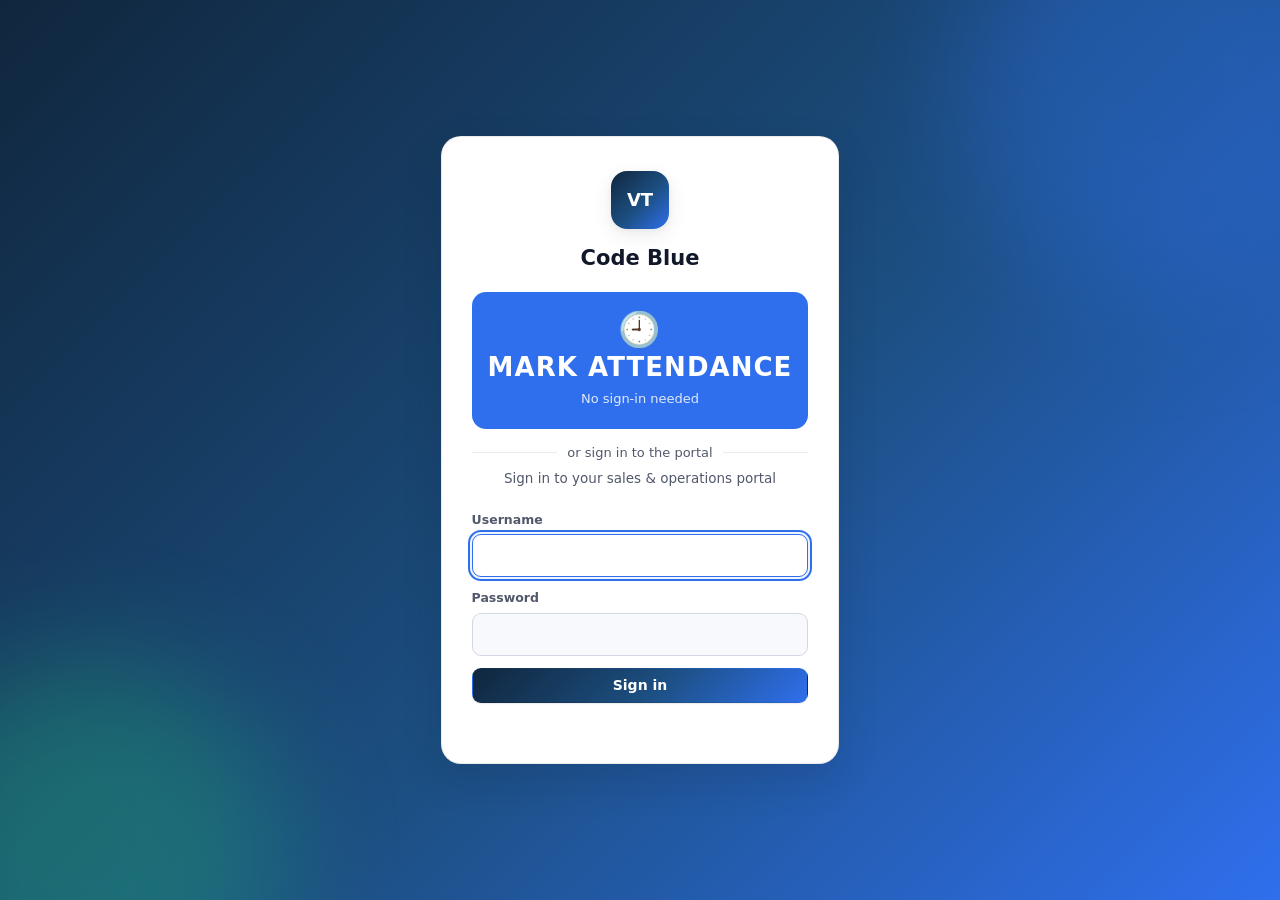
<file: app/static/index.html>
<!doctype html>
<html lang="en">
<head>
<meta charset="utf-8">
<meta name="viewport" content="width=device-width, initial-scale=1">
<meta name="robots" content="noindex">
<title>Code Blue Portal</title>
<link rel="stylesheet" href="portal.css">
</head>
<body>
<div id="app"></div>
<div id="tip" class="tip" role="tooltip" hidden></div>
<noscript><p style="padding:24px;font-family:system-ui">This portal needs JavaScript enabled.</p></noscript>
<script src="portal.js" defer></script>
<script src="portal-tools.js" defer></script>
</body>
</html>
</file>
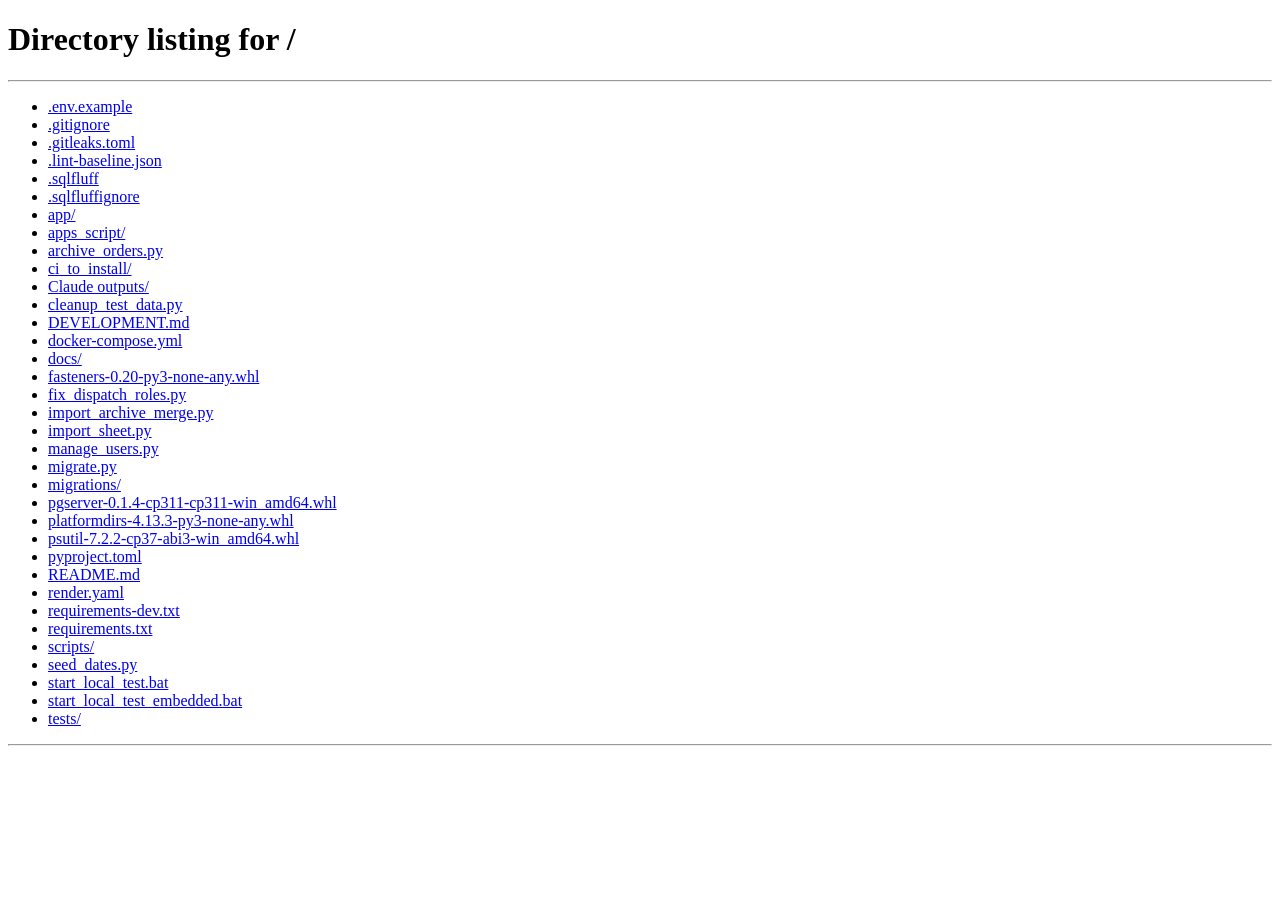
<file: app/static/decor/index.html>
<!DOCTYPE html>
<html lang="en">
<head>
<meta charset="UTF-8">
<meta name="viewport" content="width=device-width, initial-scale=1.0">
<title>VT Decor</title>
<link href="https://fonts.googleapis.com/css2?family=Cormorant+Garamond:wght@400;600;700&family=Poppins:wght@400;500;600;700&family=DM+Sans:wght@300;400;500&display=swap" rel="stylesheet">
<script src="../modules/api.js"></script>
<script src="../vendor/jspdf.umd.min.js"></script>
<script src="../vendor/html2canvas.min.js"></script>
<style>
:root{
  --dark:#1A237E;--dark2:#283593;--bg:#EEF1FB;--sf:#FFF;
  --ink:#0D1533;--t2:#3949AB;--t3:#7986CB;
  --bl:#5688E3;--gr:#2E7D32;--re:#C62828;--am:#E65100;--pu:#6A1B9A;--accent:#7CB9FF;
  --radius:10px;--shadow:0 2px 16px rgba(86,136,227,.13);
}
*{box-sizing:border-box;margin:0;padding:0}
body{font-family:'DM Sans',sans-serif;background:var(--bg);color:var(--ink);min-height:100vh}
h1,h2,h3{font-family:'Cormorant Garamond',serif}
.num{font-family:'Poppins',sans-serif}

/* LOGIN */
#loginScreen{display:flex;align-items:center;justify-content:center;min-height:100vh;background:linear-gradient(135deg,var(--dark) 0%,var(--dark2) 100%)}
.login-card{background:var(--sf);border-radius:18px;padding:48px 40px;width:370px;box-shadow:0 24px 64px rgba(26,35,126,.30)}
.login-logo{display:flex;align-items:center;gap:10px;margin-bottom:6px}
.login-logo-icon{width:42px;height:42px;background:var(--bl);border-radius:10px;display:flex;align-items:center;justify-content:center}
.login-logo-icon svg{fill:#fff;width:22px;height:22px}
.login-card h1{font-size:2rem;color:var(--dark);line-height:1.1}
.login-card p{color:var(--t3);margin-bottom:28px;font-size:.88rem;margin-top:4px}
.lf-group{margin-bottom:16px}
.lf-group label{display:block;font-size:.78rem;color:var(--t2);margin-bottom:5px;font-weight:600;text-transform:uppercase;letter-spacing:.4px}
.lf-group select,.lf-group input{width:100%;padding:10px 14px;border:1.5px solid #C5CAE9;border-radius:8px;font-family:'DM Sans',sans-serif;font-size:.95rem;color:var(--ink);outline:none;transition:border .2s}
.lf-group select:focus,.lf-group input:focus{border-color:var(--bl)}
.pw-wrap{position:relative}
.pw-wrap input{padding-right:42px}
.pw-eye{position:absolute;right:12px;top:50%;transform:translateY(-50%);background:none;border:none;cursor:pointer;color:var(--t3);padding:2px;line-height:1}
.pw-eye:hover{color:var(--bl)}
.btn-login{width:100%;padding:12px;background:var(--bl);color:#fff;border:none;border-radius:8px;font-size:1rem;font-family:'Poppins',sans-serif;font-weight:600;cursor:pointer;transition:background .2s;margin-top:4px}
.btn-login:hover{background:#4070D0}
#loginErr{color:var(--re);font-size:.84rem;margin-top:10px;text-align:center}

/* APP */
#app{display:none;flex-direction:column;min-height:100vh}
.topbar{background:var(--dark);color:#fff;padding:0 24px;display:flex;align-items:center;justify-content:space-between;height:56px;position:sticky;top:0;z-index:100;box-shadow:0 2px 12px rgba(26,35,126,.25)}
.topbar-brand{font-family:'Cormorant Garamond',serif;font-size:1.5rem;font-weight:700;letter-spacing:.5px}
.topbar-right{display:flex;align-items:center;gap:12px;font-size:.85rem}
.topbar-role{background:rgba(255,255,255,.15);padding:3px 12px;border-radius:20px;font-weight:500}
.btn-logout{background:transparent;border:1px solid rgba(255,255,255,.3);color:#fff;padding:4px 14px;border-radius:6px;cursor:pointer;font-size:.8rem}
.tabs{background:var(--dark2);display:flex;overflow-x:auto;gap:2px;padding:0 12px;scrollbar-width:none}
.tabs::-webkit-scrollbar{display:none}
.tab{padding:14px 18px;color:rgba(255,255,255,.6);cursor:pointer;font-size:.84rem;white-space:nowrap;border-bottom:3px solid transparent;transition:all .2s}
.tab:hover{color:rgba(255,255,255,.9)}
.tab.active{color:#fff;border-bottom-color:var(--accent)}
.content{flex:1;padding:20px 24px;max-width:1400px;margin:0 auto;width:100%}
.panel{display:none}.panel.active{display:block}

/* STAT CARDS */
.stat-grid{display:grid;grid-template-columns:repeat(auto-fit,minmax(160px,1fr));gap:14px;margin-bottom:22px}
.stat-card{background:var(--sf);border-radius:var(--radius);padding:18px 16px;box-shadow:var(--shadow);overflow:hidden;min-width:0}
.stat-card .lbl{font-size:.7rem;color:var(--t3);font-weight:600;margin-bottom:6px;text-transform:uppercase;letter-spacing:.5px;white-space:nowrap;overflow:hidden;text-overflow:ellipsis}
.stat-card .val{font-family:'Poppins',sans-serif;font-size:1.15rem;font-weight:700;color:var(--ink);word-break:break-all;line-height:1.3}
.stat-card .val.gr{color:var(--gr)}.stat-card .val.re{color:var(--re)}.stat-card .val.bl{color:var(--bl)}.stat-card .val.am{color:var(--am)}

/* TOOLBAR */
.toolbar{display:flex;align-items:center;gap:10px;margin-bottom:16px;flex-wrap:wrap}
.toolbar input,.toolbar select{padding:8px 12px;border:1.5px solid #C5CAE9;border-radius:8px;font-family:'DM Sans',sans-serif;font-size:.84rem;outline:none;color:var(--ink)}
.toolbar input:focus,.toolbar select:focus{border-color:var(--bl)}
.btn{padding:8px 18px;border-radius:8px;border:none;cursor:pointer;font-family:'DM Sans',sans-serif;font-size:.84rem;font-weight:500;transition:all .2s}
.btn-primary{background:var(--bl);color:#fff}.btn-primary:hover{background:#4070D0}
.btn-success{background:var(--gr);color:#fff}.btn-success:hover{background:#1B5E20}
.btn-danger{background:var(--re);color:#fff}.btn-danger:hover{background:#B71C1C}
.btn-outline{background:transparent;border:1.5px solid var(--bl);color:var(--bl)}.btn-outline:hover{background:var(--bl);color:#fff}
.btn-sm{padding:5px 12px;font-size:.77rem}

/* TABLE */
.tbl-wrap{background:var(--sf);border-radius:var(--radius);box-shadow:var(--shadow);overflow:auto}
table{width:100%;border-collapse:collapse}
th{background:#E8EAF6;padding:11px 14px;font-size:.72rem;text-transform:uppercase;letter-spacing:.5px;color:var(--t2);font-weight:700;text-align:left;white-space:nowrap}
td{padding:11px 14px;font-size:.84rem;color:var(--ink);border-top:1px solid #EEF0FA;vertical-align:middle}
tr:hover td{background:#F5F6FF}
.badge{display:inline-block;padding:3px 10px;border-radius:20px;font-size:.71rem;font-weight:700}
.badge-gr{background:#E8F5E9;color:var(--gr)}.badge-am{background:#FFF3E0;color:var(--am)}
.badge-re{background:#FFEBEE;color:var(--re)}.badge-bl{background:#E8EAF6;color:var(--bl)}
.badge-pu{background:#F3E5F5;color:var(--pu)}

/* MODAL */
.modal-overlay{display:none;position:fixed;inset:0;background:rgba(13,21,51,.5);z-index:200;align-items:flex-start;justify-content:center;padding:20px;overflow-y:auto}
.modal-overlay.open{display:flex}
.modal{background:var(--sf);border-radius:16px;width:100%;max-width:780px;margin:auto;box-shadow:0 20px 60px rgba(26,35,126,.25);animation:slideIn .22s ease}
@keyframes slideIn{from{transform:translateY(-18px);opacity:0}to{transform:translateY(0);opacity:1}}
.modal-head{padding:18px 24px;border-bottom:1px solid #E8EAF6;display:flex;align-items:center;justify-content:space-between}
.modal-head h2{font-size:1.25rem;color:var(--dark)}
.modal-close{background:none;border:none;font-size:1.5rem;cursor:pointer;color:var(--t3)}
.modal-body{padding:22px 24px}
.modal-foot{padding:14px 24px;border-top:1px solid #E8EAF6;display:flex;justify-content:flex-end;gap:10px}
.form-grid{display:grid;grid-template-columns:1fr 1fr;gap:14px}
.form-group{margin-bottom:0}
.form-group.full{grid-column:1/-1}
.form-group label{display:block;font-size:.78rem;color:var(--t2);margin-bottom:5px;font-weight:600}
.form-group input,.form-group select,.form-group textarea{width:100%;padding:9px 12px;border:1.5px solid #C5CAE9;border-radius:8px;font-family:'DM Sans',sans-serif;font-size:.9rem;color:var(--ink);outline:none;transition:border .2s}
.form-group input:focus,.form-group select:focus,.form-group textarea:focus{border-color:var(--bl)}

/* CLIENT DETAIL */
.cd-grid{display:grid;grid-template-columns:1fr 1fr;gap:10px;margin-bottom:18px}
.cd-info{background:#F3F5FF;border-radius:10px;padding:14px}
.cd-info .ci-lbl{font-size:.7rem;color:var(--t3);font-weight:600;text-transform:uppercase;letter-spacing:.3px}
.cd-info .ci-val{font-size:.92rem;color:var(--ink);font-weight:500;margin-top:2px}
.fin-grid{display:grid;grid-template-columns:repeat(4,1fr);gap:10px;margin-bottom:18px}
.fin-card{background:var(--sf);border:1.5px solid #E8EAF6;border-radius:10px;padding:14px;text-align:center}
.fin-card .fc-lbl{font-size:.68rem;color:var(--t3);font-weight:600;text-transform:uppercase}
.fin-card .fc-val{font-family:'Poppins',sans-serif;font-size:1rem;font-weight:700;margin-top:4px;word-break:break-all}
.progress-wrap{background:#E8EAF6;border-radius:6px;height:8px;overflow:hidden;margin-bottom:8px}
.progress-bar{height:100%;border-radius:6px;background:var(--bl);transition:width .4s}
.stage-list{display:flex;flex-direction:column;gap:7px;margin-bottom:18px}
.stage-item{display:flex;align-items:center;justify-content:space-between;padding:10px 14px;border-radius:8px;background:#F3F5FF;border-left:4px solid transparent}
.stage-item.received{border-color:var(--gr)}.stage-item.partial{border-color:var(--am)}.stage-item.pending{border-color:#C5CAE9}
.action-bar{display:flex;flex-wrap:wrap;gap:8px;margin-bottom:18px;padding:14px;background:#F3F5FF;border-radius:10px}
.section-title{font-family:'Cormorant Garamond',serif;font-size:1.05rem;color:var(--dark);margin:14px 0 8px;border-bottom:1.5px solid #E8EAF6;padding-bottom:5px}

/* STAFF CARDS */
.staff-grid{display:grid;grid-template-columns:repeat(auto-fill,minmax(180px,1fr));gap:16px;margin-bottom:24px}
.staff-card{background:var(--sf);border-radius:14px;padding:22px 18px;box-shadow:var(--shadow);cursor:pointer;transition:all .2s;border:2px solid transparent;text-align:center}
.staff-card:hover{border-color:var(--bl);transform:translateY(-3px);box-shadow:0 8px 24px rgba(86,136,227,.2)}
.staff-avatar{width:56px;height:56px;border-radius:50%;display:flex;align-items:center;justify-content:center;font-size:1.4rem;font-weight:700;color:#fff;margin:0 auto 10px;font-family:'Poppins',sans-serif}
.staff-name{font-size:1rem;font-weight:700;color:var(--dark);text-transform:capitalize;margin-bottom:4px}
.staff-count{font-size:.78rem;color:var(--t3)}
.staff-stats{display:flex;justify-content:center;gap:12px;margin-top:8px;font-size:.72rem}
.staff-stats span{background:#E8EAF6;padding:2px 8px;border-radius:10px;color:var(--t2);font-weight:600}
.staff-entries-header{display:flex;align-items:center;gap:12px;margin-bottom:16px;padding:14px 18px;background:var(--sf);border-radius:var(--radius);box-shadow:var(--shadow);flex-wrap:wrap}
.back-btn{background:var(--dark);color:#fff;border:none;padding:7px 14px;border-radius:8px;cursor:pointer;font-size:.82rem;font-family:'DM Sans',sans-serif}

/* LEDGER */
#blSummaryGrid{display:grid;grid-template-columns:repeat(auto-fit,minmax(150px,1fr));gap:12px;margin-bottom:18px}
.last3-cell{font-size:.72rem;color:var(--t3);line-height:1.8}

/* SETTINGS */
.settings-section{background:var(--sf);border-radius:var(--radius);padding:22px 24px;box-shadow:var(--shadow);margin-bottom:18px}
.settings-section h3{font-size:1.1rem;color:var(--dark);margin-bottom:14px}
.gp-filter{display:flex;gap:10px;align-items:center;margin-bottom:18px;flex-wrap:wrap}
.gp-filter select{padding:8px 12px;border:1.5px solid #C5CAE9;border-radius:8px;font-family:'DM Sans',sans-serif;font-size:.84rem;outline:none}

/* PARTY LEDGER hidden DIV for PDF */
.party-ledger-wrap{display:none;position:absolute;left:-9999px;top:0}

/* PHOTO UPLOAD */
.photo-upload-zone{border:2px dashed #C5CAE9;border-radius:10px;padding:20px;text-align:center;cursor:pointer;transition:border-color .2s;margin-bottom:10px;background:#F8FAFF}
.photo-upload-zone:hover,.photo-upload-zone.drag-over{border-color:var(--bl);background:#EEF3FF}
.photo-upload-zone input[type=file]{display:none}
.photo-upload-zone .uz-icon{font-size:2rem;margin-bottom:6px}
.photo-upload-zone .uz-text{font-size:.84rem;color:var(--t3)}
.photo-upload-zone .uz-text b{color:var(--bl)}
.upload-progress{display:none;background:#E8EAF6;border-radius:6px;height:6px;margin-top:8px;overflow:hidden}
.upload-progress-bar{height:100%;background:var(--bl);border-radius:6px;width:0;transition:width .3s}

/* LIGHTBOX */
#lightbox{display:none;position:fixed;inset:0;background:rgba(0,0,0,.92);z-index:9999;align-items:center;justify-content:center;flex-direction:column}
#lightbox.open{display:flex}
#lightbox img{max-width:94vw;max-height:88vh;border-radius:8px;object-fit:contain}
#lightbox .lb-close{position:absolute;top:16px;right:20px;color:#fff;font-size:2rem;cursor:pointer;background:rgba(255,255,255,.1);border:none;border-radius:50%;width:42px;height:42px;display:flex;align-items:center;justify-content:center}
#lightbox .lb-cap{color:rgba(255,255,255,.7);margin-top:10px;font-size:.84rem}

/* STAFF BADGE */
.staff-pill{display:inline-block;padding:2px 9px;border-radius:20px;font-size:.69rem;font-weight:700;background:#E3F2FD;color:#1565C0}

/* ALL PHOTOS GALLERY */
.pg-grid{display:grid;grid-template-columns:repeat(auto-fill,minmax(220px,1fr));gap:16px;margin-top:14px}
.pg-card{background:var(--sf);border-radius:12px;overflow:hidden;box-shadow:var(--shadow);transition:transform .18s,box-shadow .18s;cursor:pointer}
.pg-card:hover{transform:translateY(-3px);box-shadow:0 8px 28px rgba(86,136,227,.22)}
.pg-img{width:100%;height:175px;object-fit:cover;display:block;background:#EEF1FB}
.pg-pdf{width:100%;height:175px;background:linear-gradient(135deg,#FFF3E0,#FFE0B2);display:flex;flex-direction:column;align-items:center;justify-content:center;gap:6px}
.pg-pdf-icon{font-size:2.6rem;line-height:1}
.pg-pdf-label{font-size:.75rem;font-weight:700;color:#E65100;letter-spacing:.5px}
.pg-meta{padding:10px 12px}
.pg-meta-client{font-weight:700;font-size:.88rem;color:var(--dark);margin-bottom:3px;white-space:nowrap;overflow:hidden;text-overflow:ellipsis}
.pg-meta-caption{font-size:.78rem;color:var(--ink);margin-bottom:6px;white-space:nowrap;overflow:hidden;text-overflow:ellipsis}
.pg-meta-foot{display:flex;align-items:center;justify-content:space-between;flex-wrap:wrap;gap:4px}
.pg-meta-time{font-size:.68rem;color:var(--t3)}
.pg-count-bar{background:var(--sf);border-radius:var(--radius);padding:14px 18px;box-shadow:var(--shadow);margin-bottom:16px;display:flex;align-items:center;justify-content:space-between;flex-wrap:wrap;gap:10px}
.pg-count-bar .cnt{font-family:'Poppins',sans-serif;font-size:1.4rem;font-weight:700;color:var(--dark)}
.pg-count-bar .cntlbl{font-size:.75rem;color:var(--t3);margin-top:2px}
.notes-cell{font-size:.75rem;color:var(--t3);max-width:180px;white-space:normal;line-height:1.4}

.toast{position:fixed;bottom:24px;right:24px;background:var(--dark);color:#fff;padding:12px 20px;border-radius:10px;font-size:.87rem;z-index:999;animation:fadeIn .3s;box-shadow:var(--shadow)}
@keyframes fadeIn{from{opacity:0;transform:translateY(10px)}to{opacity:1;transform:translateY(0)}}
.loader{text-align:center;padding:40px;color:var(--t3)}
.empty{text-align:center;padding:40px;color:var(--t3)}

@media(max-width:600px){.form-grid{grid-template-columns:1fr}.fin-grid{grid-template-columns:1fr 1fr}.cd-grid{grid-template-columns:1fr}.content{padding:12px}}
</style>
</head>
<body>

<!-- LIGHTBOX -->
<div id="lightbox">
  <button class="lb-close" onclick="closeLightbox()">x</button>
  <img id="lbImg" src="" alt="">
  <div class="lb-cap" id="lbCap"></div>
</div>

<!-- LOGIN -->
<div id="loginScreen">
  <div class="login-card">
    <div class="login-logo">
      <div class="login-logo-icon">
        <svg viewBox="0 0 24 24"><path d="M19 3H5c-1.1 0-2 .9-2 2v14c0 1.1.9 2 2 2h14c1.1 0 2-.9 2-2V5c0-1.1-.9-2-2-2zm-7 14l-5-5 1.41-1.41L12 14.17l7.59-7.59L21 8l-9 9z"/></svg>
      </div>
      <h1>VT Decor</h1>
    </div>
    <p>Business Management Platform</p>
    <div class="lf-group">
      <label>Select Role</label>
      <select id="lRole">
        <option value="owner">Owner</option>
        <option value="ritesh">Ritesh</option>
        <option value="jaishree">Jaishree</option>
        <option value="abhishek">Abhishek</option>
        <option value="kundan">Kundan</option>
      </select>
    </div>
    <div class="lf-group">
      <label>Password</label>
      <div class="pw-wrap">
        <input type="password" id="lPass" placeholder="Enter password" onkeypress="if(event.key==='Enter')doLogin()">
        <button class="pw-eye" onclick="togglePw('lPass',this)" title="Show/Hide">
          <svg width="18" height="18" viewBox="0 0 24 24" fill="none" stroke="currentColor" stroke-width="2"><path d="M1 12s4-8 11-8 11 8 11 8-4 8-11 8-11-8-11-8z"/><circle cx="12" cy="12" r="3"/></svg>
        </button>
      </div>
    </div>
    <button class="btn-login" onclick="doLogin()">Sign In</button>
    <div id="loginErr"></div>
  </div>
</div>

<!-- APP -->
<div id="app">
  <div class="topbar">
    <div class="topbar-brand">VT Decor</div>
    <div class="topbar-right">
      <span class="topbar-role" id="roleLabel"></span>
      <button class="btn-logout" onclick="logout()">Logout</button>
    </div>
  </div>
  <div class="tabs" id="tabBar"></div>
  <div class="content">

    <!-- DASHBOARD -->
    <div class="panel active" id="panel-dashboard">
      <div class="stat-grid">
        <div class="stat-card" onclick="openStatModal('sites')" style="cursor:pointer" onmouseover="this.style.boxShadow='0 4px 20px rgba(86,136,227,.25)'" onmouseout="this.style.boxShadow=''">
          <div class="lbl">Total Active Sites</div><div class="val bl num" id="dsSites">-</div>
          <div style="font-size:.7rem;color:var(--t3);margin-top:4px">Click to view all</div>
        </div>
        <div class="stat-card" onclick="openStatModal('contract')" style="cursor:pointer" onmouseover="this.style.boxShadow='0 4px 20px rgba(86,136,227,.25)'" onmouseout="this.style.boxShadow=''">
          <div class="lbl">Contract Value</div><div class="val num" id="dsContract">-</div>
          <div style="font-size:.7rem;color:var(--t3);margin-top:4px">Click to view contracts</div>
        </div>
        <div class="stat-card" onclick="openStatModal('received')" style="cursor:pointer" onmouseover="this.style.boxShadow='0 4px 20px rgba(86,136,227,.25)'" onmouseout="this.style.boxShadow=''">
          <div class="lbl">Total Received</div><div class="val gr num" id="dsReceived">-</div>
          <div style="font-size:.7rem;color:var(--t3);margin-top:4px">Click to view payments</div>
        </div>
        <div class="stat-card" onclick="openStatModal('balance')" style="cursor:pointer" onmouseover="this.style.boxShadow='0 4px 20px rgba(86,136,227,.25)'" onmouseout="this.style.boxShadow=''">
          <div class="lbl">Balance Due</div><div class="val re num" id="dsBalance">-</div>
          <div style="font-size:.7rem;color:var(--t3);margin-top:4px">Click to view outstanding</div>
        </div>
      </div>
      <div style="display:flex;gap:10px;margin-bottom:20px;flex-wrap:wrap">
        <button class="btn btn-primary" onclick="openAddClientModal()">+ Add Client</button>
        <button class="btn btn-outline" onclick="openQuotationPage()">+ New Quotation</button>
        <button class="btn" style="background:#546E7A;color:#fff" onclick="refreshData()">Refresh</button>
      </div>
      <div class="tbl-wrap"><div id="recentActivity" class="loader">Loading...</div></div>
    </div>

    <!-- CLIENTS -->
    <div class="panel" id="panel-clients">
      <div class="toolbar">
        <input type="text" id="clSearch" placeholder="Search name / mobile / address..." oninput="filterClients()" style="min-width:200px">
        <select id="clType" onchange="filterClients()">
          <option value="">All Types</option>
          
        </select>
        <button class="btn btn-primary" onclick="openAddClientModal()">+ Add Client</button>
        <button class="btn" style="background:#546E7A;color:#fff" onclick="refreshData()">Refresh</button>
      </div>
      <div class="toolbar" id="assignBar" style="display:none;background:#EEF2FF;border-radius:10px;padding:8px 12px;align-items:center;gap:8px;flex-wrap:wrap">
        <b style="font-size:.82rem">Give the ticked clients to a staff member:</b>
        <span id="assignCount" style="font-size:.8rem;color:var(--t3)">0 ticked</span>
        <select id="assignStaff"></select>
        <button class="btn btn-primary btn-sm" onclick="assignSelected()">Assign</button>
      </div>
      <div class="tbl-wrap"><div id="clientsTable" class="loader">Loading...</div></div>
    </div>

    <!-- COMPLETED -->
    <div class="panel" id="panel-completed">
      <div class="toolbar">
        <input type="text" id="coSearch" placeholder="Search..." oninput="filterCompleted()">
        <button class="btn" style="background:#546E7A;color:#fff" onclick="refreshData()">Refresh</button>
      </div>
      <div class="tbl-wrap"><div id="completedTable" class="loader">Loading...</div></div>
    </div>

    <!-- QUOTATIONS -->
    <div class="panel" id="panel-quotations">
      <div class="toolbar">
        <button class="btn btn-primary" onclick="openQuotationPage()">+ New Quotation</button>
        <button class="btn btn-outline" onclick="loadQuotations()">Refresh</button>
        <input type="search" id="quoSearch" placeholder="Search party, mobile, quotation no., status..." oninput="renderQuotations()" style="min-width:260px;padding:8px 12px;border:1.5px solid #C5CAE9;border-radius:8px">
      </div>
      <div id="quoStats" style="margin-bottom:12px"></div>
      <div class="tbl-wrap"><div id="quotationsTable" class="loader">Loading...</div></div>
    </div>

    <!-- ALL PHOTOS GALLERY -->
    <div class="panel" id="panel-photos">
      <div class="pg-count-bar">
        <div>
          <div class="cnt" id="pgTotalCount">-</div>
          <div class="cntlbl">Total Photos, Docs &amp; Challans</div>
        </div>
        <div style="display:flex;gap:8px;flex-wrap:wrap">
          <div style="text-align:center;background:#E8EAF6;border-radius:8px;padding:8px 14px">
            <div class="num" style="font-size:1rem;font-weight:700;color:var(--bl)" id="pgImgCount">-</div>
            <div style="font-size:.68rem;color:var(--t3)">Images</div>
          </div>
          <div style="text-align:center;background:#FFF3E0;border-radius:8px;padding:8px 14px">
            <div class="num" style="font-size:1rem;font-weight:700;color:var(--am)" id="pgPdfCount">-</div>
            <div style="font-size:.68rem;color:var(--t3)">PDFs</div>
          </div>
          <div style="text-align:center;background:#FFF8E1;border-radius:8px;padding:8px 14px">
            <div class="num" style="font-size:1rem;font-weight:700;color:#F57F17" id="pgChallanCount">-</div>
            <div style="font-size:.68rem;color:var(--t3)">Challans</div>
          </div>
        </div>
      </div>
      <div class="toolbar">
        <input type="text" id="pgSearch" placeholder="Search client, stage, caption..." oninput="pgFilter()" style="min-width:220px">
        <select id="pgStaff" onchange="pgFilter()">
          <option value="">All Staff</option>
          
        </select>
        <select id="pgType" onchange="pgFilter()">
          <option value="">All Media</option>
          <option value="image">Images Only</option>
          <option value="pdf">PDFs Only</option>
          <option value="challan">Challans Only</option>
        </select>
        <select id="pgClient" onchange="pgFilter()"><option value="">All Clients</option></select>
        <button class="btn" style="background:#546E7A;color:#fff" onclick="loadAllPhotos()">Refresh</button>
      </div>
      <div id="pgGallery" class="loader">Loading...</div>
    </div>

    <!-- STAFF TAB -->
    <div class="panel" id="panel-staff">
      <div id="staffOverview">
        <div style="display:flex;align-items:center;justify-content:space-between;margin-bottom:18px">
          <h2 style="font-size:1.3rem;color:var(--dark)">Team — Clients by Staff</h2>
          <button class="btn" style="background:#546E7A;color:#fff" onclick="loadStaff()">↻ Refresh</button>
        </div>
        <div class="staff-grid" id="staffCards"></div>
      </div>
      <div id="staffEntries" style="display:none">
        <div class="staff-entries-header">
          <button class="back-btn" onclick="backToStaffOverview()">← Back to Team</button>
          <div style="display:flex;align-items:center;gap:12px">
            <div id="staffEntryAvatar" style="width:40px;height:40px;border-radius:50%;display:flex;align-items:center;justify-content:center;font-size:1.1rem;font-weight:700;color:#fff"></div>
            <div>
              <div style="font-size:1rem;font-weight:700;color:var(--dark)" id="staffEntryName"></div>
              <div style="font-size:.75rem;color:var(--t3)" id="staffEntryMeta"></div>
            </div>
          </div>
          <div style="display:flex;gap:10px;margin-left:auto;flex-wrap:wrap">
            <input type="text" id="staffSearch" placeholder="Search client / address / notes..." oninput="filterStaffEntries()" style="padding:7px 12px;border:1.5px solid #C5CAE9;border-radius:8px;font-family:'DM Sans',sans-serif;font-size:.84rem;outline:none;min-width:220px">
            <select id="staffStatusFilter" onchange="filterStaffEntries()" style="padding:7px 12px;border:1.5px solid #C5CAE9;border-radius:8px;font-family:'DM Sans',sans-serif;font-size:.84rem;outline:none">
              <option value="">All Status</option>
              <option value="Active">Active</option>
              <option value="Completed">Completed</option>
            </select>
          </div>
        </div>
        <div class="stat-grid" id="staffSummaryCards" style="margin-bottom:18px"></div>
        <div class="tbl-wrap"><div id="staffClientsTable" class="loader">Loading...</div></div>
      </div>
    </div>

    <!-- GP -->
    <div class="panel" id="panel-gp">
      <div class="gp-filter">
        <select id="gpMonth">
          <option value="">All Months</option>
          <option value="1">January</option><option value="2">February</option>
          <option value="3">March</option><option value="4">April</option>
          <option value="5">May</option><option value="6">June</option>
          <option value="7">July</option><option value="8">August</option>
          <option value="9">September</option><option value="10">October</option>
          <option value="11">November</option><option value="12">December</option>
        </select>
        <select id="gpYear"></select>
        <button class="btn btn-primary" onclick="loadGP()">Load</button>
      </div>
      <div id="gpContent" class="empty">Select month and year above</div>
    </div>

    <!-- LEDGER -->
    <div class="panel" id="panel-ledger">
      <div id="blSummaryGrid"></div>
      <div class="toolbar">
        <input type="text" id="blSearch" placeholder="Search name / mobile..." oninput="blFilter()">
        <select id="blPayStatus" onchange="blFilter()">
          <option value="">All Status</option><option>Paid</option><option>Partial</option><option>Unpaid</option>
        </select>
        <select id="blType" onchange="blFilter()">
          <option value="">All Types</option>
          
        </select>
        <select id="blStaff" onchange="blFilter()">
          <option value="">All Staff</option>
          
        </select>
      </div>
      <div class="tbl-wrap"><div id="blTable" class="loader">Loading...</div></div>
    </div>

    <!-- SETTINGS -->
    <div class="panel" id="panel-settings">
      <div class="settings-section">
        <h3>Wallpaper Payment Stage %</h3>
        <div class="form-grid">
          <div class="form-group"><label>Stage 1 %</label><input type="number" id="sp1" value="40"></div>
          <div class="form-group"><label>Stage 2 %</label><input type="number" id="sp2" value="30"></div>
          <div class="form-group"><label>Stage 3 %</label><input type="number" id="sp3" value="20"></div>
          <div class="form-group"><label>Stage 4 %</label><input type="number" id="sp4" value="10"></div>
        </div>
        <button class="btn btn-primary" style="margin-top:12px" onclick="saveStagePcts()">Save Stage %</button>
      </div>
      <div class="settings-section">
        <h3>Fix Duplicate Client IDs</h3>
        <p style="color:var(--t3);font-size:.84rem;margin-bottom:12px">Run if duplicate IDs appear in Master sheet.</p>
        <button class="btn btn-danger" onclick="fixDuplicates()">Fix Duplicates</button>
      </div>
    </div>
  </div>
</div>

<!-- ADD CLIENT MODAL -->
<div class="modal-overlay" id="addClientModal">
  <div class="modal" style="max-width:560px">
    <div class="modal-head" style="padding:14px 20px">
      <h2 style="font-size:1.1rem">Add New Client</h2>
      <button class="modal-close" onclick="closeModal('addClientModal')">x</button>
    </div>
    <div class="modal-body" style="padding:16px 20px">
      <div style="display:grid;grid-template-columns:1fr 1fr;gap:10px">
        <div><label style="font-size:.75rem;color:var(--t2);font-weight:600;display:block;margin-bottom:3px">Party Name *</label><input type="text" id="ac_name" style="width:100%;padding:7px 10px;border:1.5px solid #C5CAE9;border-radius:7px;font-family:'DM Sans',sans-serif;font-size:.87rem;outline:none"></div>
        <div><label style="font-size:.75rem;color:var(--t2);font-weight:600;display:block;margin-bottom:3px">Mobile *</label><input type="tel" id="ac_mobile" style="width:100%;padding:7px 10px;border:1.5px solid #C5CAE9;border-radius:7px;font-family:'DM Sans',sans-serif;font-size:.87rem;outline:none"></div>
        <div style="grid-column:1/-1"><label style="font-size:.75rem;color:var(--t2);font-weight:600;display:block;margin-bottom:3px">Site Address</label><textarea id="ac_address" rows="2" style="width:100%;padding:7px 10px;border:1.5px solid #C5CAE9;border-radius:7px;font-family:'DM Sans',sans-serif;font-size:.87rem;outline:none;resize:vertical"></textarea></div>
        <div><label style="font-size:.75rem;color:var(--t2);font-weight:600;display:block;margin-bottom:3px">Product Type</label>
          <select id="ac_type" style="width:100%;padding:7px 10px;border:1.5px solid #C5CAE9;border-radius:7px;font-family:'DM Sans',sans-serif;font-size:.87rem;outline:none">
            
          </select></div>
        <div><label style="font-size:.75rem;color:var(--t2);font-weight:600;display:block;margin-bottom:3px">Date</label><input type="date" id="ac_date" style="width:100%;padding:7px 10px;border:1.5px solid #C5CAE9;border-radius:7px;font-family:'DM Sans',sans-serif;font-size:.87rem;outline:none"></div>
        <div style="grid-column:1/-1">
          <label style="font-size:.75rem;color:var(--t2);font-weight:600;display:block;margin-bottom:3px">Contract Amount &nbsp;<span id="ac_preview" style="color:var(--bl);font-family:'Poppins',sans-serif;font-weight:600"></span></label>
          <input type="number" id="ac_amount" placeholder="e.g. 500000 = Rs.5,000.00" oninput="previewAmt('ac_amount','ac_preview')" style="width:100%;padding:7px 10px;border:1.5px solid #C5CAE9;border-radius:7px;font-family:'DM Sans',sans-serif;font-size:.87rem;outline:none">
          <small style="color:var(--t3)">Type 500000 = stored as Rs.5,000.00</small></div>
        <div style="grid-column:1/-1"><label style="font-size:.75rem;color:var(--t2);font-weight:600;display:block;margin-bottom:3px">Product / Description</label><input type="text" id="ac_product" style="width:100%;padding:7px 10px;border:1.5px solid #C5CAE9;border-radius:7px;font-family:'DM Sans',sans-serif;font-size:.87rem;outline:none"></div>
        <div style="grid-column:1/-1"><label style="font-size:.75rem;color:var(--t2);font-weight:600;display:block;margin-bottom:3px">Notes / Lead Source</label><textarea id="ac_notes" rows="2" style="width:100%;padding:7px 10px;border:1.5px solid #C5CAE9;border-radius:7px;font-family:'DM Sans',sans-serif;font-size:.87rem;outline:none;resize:vertical"></textarea></div>
      </div>
      <p style="font-size:.77rem;color:var(--t3);margin-top:8px">Auto-assigned to: <b id="autoAssignLabel"></b></p>
    </div>
    <div class="modal-foot" style="padding:12px 20px">
      <button class="btn" onclick="closeModal('addClientModal')">Cancel</button>
      <button class="btn btn-primary" onclick="submitAddClient()">Add Client</button>
    </div>
  </div>
</div>

<!-- CLIENT DETAIL MODAL -->
<div class="modal-overlay" id="clientDetailModal">
  <div class="modal" style="max-width:900px">
    <div class="modal-head"><h2 id="cdTitle">Client Detail</h2><button class="modal-close" onclick="closeModal('clientDetailModal')">x</button></div>
    <div class="modal-body" id="cdBody"><div class="loader">Loading...</div></div>
  </div>
</div>

<!-- ADD PAYMENT MODAL -->
<div class="modal-overlay" id="addPaymentModal">
  <div class="modal" style="max-width:500px">
    <div class="modal-head"><h2>Add Payment</h2><button class="modal-close" onclick="closeModal('addPaymentModal')">x</button></div>
    <div class="modal-body">
      <div class="form-group" style="margin-bottom:13px"><label>Stage</label><select id="pm_stage"></select></div>
      <div class="form-group" style="margin-bottom:13px">
        <label>Amount (Rs.) * &nbsp;<span id="pm_preview" style="color:var(--bl);font-family:'Poppins',sans-serif;font-weight:600"></span></label>
        <input type="number" id="pm_amount" placeholder="e.g. 500000 = Rs.5,000.00" oninput="previewAmt('pm_amount','pm_preview')">
        <small style="color:var(--t3)">Type 500000 = stored as Rs.5,000.00</small>
        <select id="pm_mode" style="width:100%;margin-top:8px;padding:9px 12px;border:1.5px solid #C5CAE9;border-radius:8px;font-family:'DM Sans',sans-serif;font-size:.9rem;outline:none">
          
        </select>
      </div>
      <div class="form-group" style="margin-bottom:13px"><label>Date</label><input type="date" id="pm_date"></div>
      <div class="form-group" style="margin-bottom:13px"><label>Reference No.</label><input type="text" id="pm_pnum" placeholder="Optional"></div>
      <div class="form-group" style="margin-bottom:13px"><label>Remarks</label><textarea id="pm_remarks" rows="2"></textarea></div>
      <div class="form-group"><label>Photo / PDF (optional - stays with this payment)</label>
        <input type="file" id="pm_file" accept="image/*,application/pdf"></div>
    </div>
    <div class="modal-foot">
      <button class="btn" onclick="closeModal('addPaymentModal')">Cancel</button>
      <button class="btn btn-success" onclick="submitPayment()">Save Payment</button>
    </div>
  </div>
</div>

<!-- EDIT A PAYMENT / EXPENSE -->
<div class="modal-overlay" id="editRowModal">
  <div class="modal" style="max-width:500px">
    <div class="modal-head"><h2 id="er_title">Edit</h2><button class="modal-close" onclick="closeModal('editRowModal')">x</button></div>
    <div class="modal-body">
      <div class="form-group" id="er_stageWrap" style="margin-bottom:13px"><label>Stage</label><select id="er_stage"></select></div>
      <div class="form-group" id="er_typeWrap" style="margin-bottom:13px"><label>Expense Type *</label><input type="text" id="er_type" list="expTypeList"></div>
      <div class="form-group" style="margin-bottom:13px">
        <label>Amount (Rs.) * &nbsp;<span id="er_preview" style="color:var(--bl);font-family:'Poppins',sans-serif;font-weight:600"></span></label>
        <input type="number" id="er_amount" oninput="previewAmt('er_amount','er_preview')">
        <small style="color:var(--t3)">Same as when adding: type 500000 = stored as Rs.5,000.00</small>
      </div>
      <div class="form-group" id="er_modeWrap" style="margin-bottom:13px"><label>Mode</label><select id="er_mode"></select></div>
      <div class="form-group" style="margin-bottom:13px"><label>Date</label><input type="date" id="er_date"></div>
      <div class="form-group" id="er_pnumWrap" style="margin-bottom:13px"><label>Reference No.</label><input type="text" id="er_pnum"></div>
      <div class="form-group"><label id="er_noteLabel">Remarks</label><textarea id="er_note" rows="2"></textarea></div>
      <div class="form-group" style="margin-top:10px"><label>Add a photo / PDF to this entry (optional)</label><input type="file" id="er_file" accept="image/*,application/pdf"></div>
      <p style="font-size:.76rem;color:var(--t3);margin-top:10px">Every change is recorded (who, and the old and new values).</p>
    </div>
    <div class="modal-foot">
      <button class="btn" onclick="closeModal('editRowModal')">Cancel</button>
      <button class="btn btn-success" id="er_save" onclick="submitEditRow()">Save changes</button>
    </div>
  </div>
</div>

<!-- REVISE MODAL -->
<div class="modal-overlay" id="reviseModal">
  <div class="modal" style="max-width:420px">
    <div class="modal-head"><h2>Revise Contract Amount</h2><button class="modal-close" onclick="closeModal('reviseModal')">x</button></div>
    <div class="modal-body">
      <div class="form-group" style="margin-bottom:13px"><label>Current Amount</label><input type="text" id="rv_old" readonly></div>
      <div class="form-group" style="margin-bottom:13px">
        <label>New Amount (Rs.) * &nbsp;<span id="rv_preview" style="color:var(--bl);font-family:'Poppins',sans-serif;font-weight:600"></span></label>
        <input type="number" id="rv_new" placeholder="e.g. 2500000 = Rs.25,000.00" oninput="previewAmt('rv_new','rv_preview')">
        <small style="color:var(--t3)">Type 2500000 = stored as Rs.25,000.00</small>
      </div>
      <div class="form-group"><label>Reason</label><textarea id="rv_reason" rows="2"></textarea></div>
    </div>
    <div class="modal-foot">
      <button class="btn" onclick="closeModal('reviseModal')">Cancel</button>
      <button class="btn btn-primary" onclick="submitRevise()">Save Revision</button>
    </div>
  </div>
</div>

<!-- EXPENSE + CHALLAN MODAL -->
<div class="modal-overlay" id="photosModal">
  <div class="modal" style="max-width:800px">
    <div class="modal-head">
      <h2 id="photosModalTitle">Expense &amp; Challan</h2>
      <button class="modal-close" onclick="closeModal('photosModal')">x</button>
    </div>
    <div class="modal-body">
      <div id="phPanel3" style="display:block">
        <div class="form-grid" style="margin-bottom:12px">
          <div class="form-group"><label>Expense Type *</label><input type="text" id="ex2_type" list="expTypeList" placeholder="Materials, Labour, Transport..."><datalist id="expTypeList"></datalist></div>
          <div class="form-group">
            <label>Amount (Rs.) * <span id="ex2_preview" style="color:var(--bl);font-family:'Poppins',sans-serif;font-weight:600;margin-left:4px"></span></label>
            <input type="number" id="ex2_amount" placeholder="e.g. 500000 = Rs.5,000.00" oninput="previewAmt('ex2_amount','ex2_preview')">
            <small style="color:var(--t3)">Type 500000 = stored as Rs.5,000.00</small>
          </div>
          <div class="form-group"><label>Date</label><input type="date" id="ex2_date"></div>
          <div class="form-group"><label>Notes</label><input type="text" id="ex2_notes" placeholder="Optional remarks"></div>
        </div>
        <div style="display:flex;align-items:center;gap:10px;margin:10px 0 14px">
          <div style="flex:1;height:1px;background:#E8EAF6"></div>
          <span style="font-size:.75rem;color:var(--t3);white-space:nowrap;font-weight:600" title="Attach challan / invoice (optional)" aria-label="Attach challan / invoice (optional)"><svg viewBox="0 0 24 24" width="18" height="18" fill="none" stroke="currentColor" stroke-width="2" stroke-linecap="round" stroke-linejoin="round" aria-hidden="true" style="vertical-align:-3px"><path d="M21.44 11.05l-9.19 9.19a6 6 0 0 1-8.49-8.49l9.19-9.19a4 4 0 0 1 5.66 5.66l-9.2 9.19a2 2 0 0 1-2.83-2.83l8.49-8.48"/></svg> (optional)</span>
          <div style="flex:1;height:1px;background:#E8EAF6"></div>
        </div>
        <div style="display:flex;align-items:center;gap:8px;flex-wrap:wrap;margin-bottom:10px">
          <button type="button" class="upl-btn" title="Choose a photo or PDF from this device" aria-label="Choose a photo or PDF" onclick="document.getElementById('ex2_file').click()"><svg viewBox="0 0 24 24" width="20" height="20" fill="none" stroke="currentColor" stroke-width="2" stroke-linecap="round" stroke-linejoin="round" aria-hidden="true"><path d="M21 15v4a2 2 0 0 1-2 2H5a2 2 0 0 1-2-2v-4"/><polyline points="17 8 12 3 7 8"/><line x1="12" y1="3" x2="12" y2="15"/></svg></button>
          <button type="button" class="upl-btn" title="Take a photo with the camera" aria-label="Take a photo with the camera" onclick="document.getElementById('ex2_cam').click()"><svg viewBox="0 0 24 24" width="20" height="20" fill="none" stroke="currentColor" stroke-width="2" stroke-linecap="round" stroke-linejoin="round" aria-hidden="true"><path d="M23 19a2 2 0 0 1-2 2H3a2 2 0 0 1-2-2V8a2 2 0 0 1 2-2h4l2-3h6l2 3h4a2 2 0 0 1 2 2z"/><circle cx="12" cy="13" r="4"/></svg></button>
          <span id="ex2_filename" style="font-size:.8rem;color:var(--bl);font-weight:600"></span>
          <input type="file" id="ex2_file" accept="image/*,application/pdf" style="display:none" onchange="handleFileSelectEx2(this)">
          <input type="file" id="ex2_cam" accept="image/*" capture="environment" style="display:none" onchange="handleFileSelectEx2(this)">
        </div>
        <style>.upl-btn{width:40px;height:40px;border-radius:10px;border:1.5px solid #dfe3ee;background:#fff;color:#2563eb;display:inline-flex;align-items:center;justify-content:center;cursor:pointer;transition:all .15s}.upl-btn:hover{border-color:#2563eb;background:#eff6ff}</style>
        <div class="upload-progress" id="uploadProgress2"><div class="upload-progress-bar" id="uploadProgressBar2"></div></div>
        <button class="btn btn-danger" onclick="submitExpenseWithPhoto()" style="width:100%;margin-top:4px;padding:11px;font-size:.9rem">
          Save Expense<span id="ex2_btnLabel"> (+ upload challan if attached)</span>
        </button>
      </div>
      <div style="margin-top:22px">
        <div class="section-title" style="margin-top:0">Saved Photos, Docs &amp; Challans</div>
        <div id="photosGallery"></div>
      </div>
    </div>
  </div>
</div>

<!-- LEDGER 2 MODAL -->
<div class="modal-overlay" id="bl2Modal">
  <div class="modal" style="max-width:820px">
    <div class="modal-head"><h2 id="bl2Title">Client Ledger</h2><button class="modal-close" onclick="closeModal('bl2Modal')">x</button></div>
    <div class="modal-body" id="bl2Body"><div class="loader">Loading...</div></div>
  </div>
</div>

<!-- STAT MODAL -->
<div class="modal-overlay" id="statModal">
  <div class="modal" style="max-width:900px">
    <div class="modal-head"><h2 id="statModalTitle">Detail</h2><button class="modal-close" onclick="closeModal('statModal')">x</button></div>
    <div class="modal-body" id="statModalBody"><div class="loader">Loading...</div></div>
  </div>
</div>

<!-- Hidden PDF div -->
<div class="party-ledger-wrap" id="partyLedgerWrap">
  <div id="partyLedgerContent" style="background:#fff;padding:32px;width:800px;font-family:Georgia,serif"></div>
</div>

<script>
// ═══════════════════════════════════════════════════════
//  VT Decor — Index.html FINAL (v6.1)
//  ALL FEATURES:
//  ✅ Staff Tab (replaces Aging) with client cards + Notes
//  ✅ Address as separate column in all tables
//  ✅ Notes visible in Staff tab, Client Detail, Ledger2, PDF
//  ✅ Expense + Challan modal (single panel)
//  ✅ All Photos gallery with Challans filter
//  ✅ Party Ledger PDF + Admin Ledger PDF
//  ✅ Running Total REMOVED from all payment tables
//  ✅ Ledger 2 modal with full detail
//  ✅ v6.1: GP % now divided by RECEIVED (not Contract)
// ═══════════════════════════════════════════════════════

var ROLE             = '', IS_ADMIN = false;
var ALL_CLIENTS      = { active: [], completed: [], hidden: [] };
var CUR_CLIENT_ID    = null;
var BL_LOADED        = false;
var BL_ALL_SITES     = [];
var EX2_FILE_DATA    = null;
var STAFF_ALL_CLIENTS = [];
var CURRENT_STAFF    = '';

var STAFF_LIST = [];
var CAN_EDIT=false,CAN_MANAGE=false,EDIT_ROW=null;
var CFG = { productTypes: [], paymentModes: [], expenseTypes: [], staff: [], statementNote: '' };
var STAFF_COLORS = ['#1565C0','#6A1B9A','#2E7D32','#C62828','#E65100','#00838F','#AD1457'];

// Signed in through the portal: fetch the lists the owner keeps in Setup, fill the page's dropdowns, then open.
function portalStart(){
  gas('getConfig',{}).then(function(cfg){
    if(!cfg||!cfg.ok){document.body.innerHTML='<div style="padding:40px;font-family:sans-serif;text-align:center">'+esc((cfg&&cfg.msg)||'Could not open VT Decor')+'<br><br><a href="/">Back to home</a></div>';return;}
    CFG=cfg;ROLE=cfg.role;IS_ADMIN=!!cfg.admin;CAN_EDIT=!!cfg.edit;CAN_MANAGE=!!cfg.manage;
    STAFF_LIST=cfg.staff.map(function(s,i){return {id:s.id,name:s.name,color:s.id==='owner'?'#E65100':STAFF_COLORS[i%STAFF_COLORS.length],initial:(s.name||'?').charAt(0).toUpperCase()};});
    fillLists();
    document.getElementById('loginScreen').style.display='none';
    document.getElementById('app').style.display='flex';
    document.getElementById('roleLabel').textContent=IS_ADMIN?'Owner':(cfg.name||ROLE);
    buildTabs();loadAll();
  }).catch(function(e){toast('Error: '+(e&&e.message||e));});
}
function fillLists(){
  var staffOpts='<option value="">All Staff</option>'+STAFF_LIST.map(function(s){return '<option value="'+esc(s.id)+'">'+esc(s.name)+'</option>';}).join('');
  ['pgStaff','blStaff'].forEach(function(id){var el=document.getElementById(id);if(el)el.innerHTML=staffOpts;});
  var typeOpts=CFG.productTypes.map(function(t){return '<option>'+esc(t.name)+'</option>';}).join('');
  ['clType','pgType_x','blType'].forEach(function(id){var el=document.getElementById(id);if(el)el.innerHTML='<option value="">All Types</option>'+typeOpts;});
  var ac=document.getElementById('ac_type');if(ac)ac.innerHTML=typeOpts;
  var pm=document.getElementById('pm_mode');if(pm)pm.innerHTML=CFG.paymentModes.map(function(m){return '<option>'+esc(m)+'</option>';}).join('');
  var dl=document.getElementById('expTypeList');if(dl)dl.innerHTML=CFG.expenseTypes.map(function(m){return '<option value="'+esc(m)+'">';}).join('');
}

document.addEventListener('DOMContentLoaded', function() {
  document.getElementById('loginScreen').style.display = 'none';
  document.getElementById('app').style.display         = 'none';
  VT.boot('decor', portalStart);
  document.querySelectorAll('.modal-overlay').forEach(function(o){
    o.addEventListener('click', function(e){ if(e.target===this) this.classList.remove('open'); });
  });
  document.addEventListener('keydown', function(e){ if(e.key==='Escape') closeLightbox(); });
});

// ── Helpers ──────────────────────────────────────────────
function R(n){
  n=parseFloat(n)||0;
  var s=n.toFixed(2),parts=s.split('.'),intPart=parts[0],dec=parts[1];
  var lt=intPart.slice(-3),rest=intPart.slice(0,-3);
  if(rest.length>0){rest=rest.replace(/\B(?=(\d{2})+(?!\d))/g,',');intPart=rest+','+lt;}
  return 'Rs.'+intPart+'.'+dec;
}
function esc(s){return String(s||'').replace(/&/g,'&amp;').replace(/</g,'&lt;').replace(/>/g,'&gt;').replace(/"/g,'&quot;');}
function today(){var d=new Date();return d.getFullYear()+'-'+String(d.getMonth()+1).padStart(2,'0')+'-'+String(d.getDate()).padStart(2,'0');}
function toast(msg,ms){var t=document.createElement('div');t.className='toast';t.textContent=msg;document.body.appendChild(t);setTimeout(function(){t.remove();},ms||2800);}
function gas(action,payload){
  return VT.ask('POST','/decor/rpc',{action:action,payload:payload||{}});
}
function openModal(id){document.getElementById(id).classList.add('open');}
function closeModal(id){document.getElementById(id).classList.remove('open');}
function togglePw(fid,btn){var f=document.getElementById(fid);f.type=f.type==='password'?'text':'password';btn.querySelector('svg').style.opacity=f.type==='text'?'0.5':'1';}
function previewAmt(iid,pid){var val=parseFloat(document.getElementById(iid).value)||0;var el=document.getElementById(pid);if(el)el.textContent=val>0?('= '+R(val/100)):'';}
function typeBadge(pt){if(pt==='Texture')return 'badge-pu';if(pt==='Paint Work')return 'badge-am';return 'badge-bl';}
function stagesFor(pt){
  var t=CFG.productTypes.find(function(x){return x.name===pt;})||CFG.productTypes[0];
  return t?t.stages.map(function(x){return x.name;}):[];
}
function refreshData(){toast('Refreshing...');BL_LOADED=false;loadAll();}
function openLightbox(url,cap){document.getElementById('lbImg').src=url;document.getElementById('lbCap').textContent=cap||'';document.getElementById('lightbox').classList.add('open');}
function closeLightbox(){document.getElementById('lightbox').classList.remove('open');}

// ── Challan helpers ───────────────────────────────────────
function handleDropEx2(event){event.preventDefault();document.getElementById('uploadZone2').classList.remove('drag-over');var files=event.dataTransfer.files;if(files&&files[0])processFileEx2(files[0]);}
function handleFileSelectEx2(input){if(input.files&&input.files[0])processFileEx2(input.files[0]);}
function processFileEx2(file){
  var allowed=['image/jpeg','image/png','image/webp','application/pdf'];
  if(!allowed.includes(file.type)){toast('Only images and PDFs allowed');return;}
  if(file.size>10*1024*1024){toast('File too large (max 10 MB)');return;}
  var ready=function(dataUrl,mime){
    EX2_FILE_DATA={base64:dataUrl.split(',')[1],mimeType:mime,filename:file.name};
    document.getElementById('ex2_filename').textContent='Ready: '+file.name+' ('+(file.size/1024).toFixed(0)+' KB)';
    document.getElementById('ex2_btnLabel').textContent=' + upload challan';
  };
  if(file.type==='application/pdf'||file.type==='image/gif'){
    var reader=new FileReader();
    reader.onload=function(e){ready(e.target.result,file.type);};
    reader.readAsDataURL(file);
  } else {
    VT.shrinkImage(file,1600).then(function(d){ready(d,(d.match(/^data:([^;]+);/)||[])[1]||file.type);}).catch(function(){toast('Could not read the file');});
  }
}
function submitExpenseWithPhoto(){
  var modal=document.getElementById('photosModal');
  var clientId=modal._clientId,clientName=modal._clientName;
  var type=(document.getElementById('ex2_type').value||'').trim();
  var amt=document.getElementById('ex2_amount').value;
  var date=document.getElementById('ex2_date').value;
  var notes=document.getElementById('ex2_notes').value;
  if(!type){toast('Expense Type required');return;}
  if(!amt){toast('Amount required');return;}
  var payload={clientId:clientId,clientName:clientName,type:type,amount:parseFloat(amt)/100,date:date,notes:notes,stage:'Expense Challan'};
  if(EX2_FILE_DATA){
    payload.base64=EX2_FILE_DATA.base64;payload.mimeType=EX2_FILE_DATA.mimeType;payload.filename=EX2_FILE_DATA.filename;
    var prog2=document.getElementById('uploadProgress2'),bar2=document.getElementById('uploadProgressBar2');
    prog2.style.display='block';
    var pct2=0,ticker2=setInterval(function(){pct2=Math.min(pct2+7,88);bar2.style.width=pct2+'%';},200);
    toast('Saving expense & uploading challan...');
    gas('addExpenseWithPhoto',payload).then(function(r){
      clearInterval(ticker2);bar2.style.width='100%';
      setTimeout(function(){prog2.style.display='none';bar2.style.width='0';},800);
      if(r.ok){toast(r.photoSkipped?'Expense saved! ('+r.msg+')':'Expense saved + Challan uploaded!');_resetExpenseTab();loadPhotos(clientId);loadAll();}
      else{toast('Error: '+(r.msg||''));}
    }).catch(function(e){clearInterval(ticker2);prog2.style.display='none';toast('Error: '+String(e));});
  } else {
    toast('Saving expense...');
    gas('addExpenseWithPhoto',payload).then(function(r){
      if(r.ok){toast('Expense saved!');_resetExpenseTab();loadPhotos(clientId);loadAll();}
      else toast('Error: '+(r.msg||''));
    });
  }
}
function _resetExpenseTab(){
  document.getElementById('ex2_type').value='';document.getElementById('ex2_amount').value='';
  document.getElementById('ex2_notes').value='';document.getElementById('ex2_preview').textContent='';
  document.getElementById('ex2_filename').textContent='';document.getElementById('ex2_file').value='';document.getElementById('ex2_cam').value='';
  document.getElementById('ex2_btnLabel').textContent=' (+ upload challan if attached)';
  EX2_FILE_DATA=null;
}
function openPhotosModal(clientId,name,productType){
  document.getElementById('ex2_type').value='';document.getElementById('ex2_amount').value='';
  document.getElementById('ex2_notes').value='';document.getElementById('ex2_preview').textContent='';
  document.getElementById('ex2_filename').textContent='';document.getElementById('ex2_date').value=today();
  document.getElementById('ex2_btnLabel').textContent=' (+ upload challan if attached)';
  EX2_FILE_DATA=null;
  document.getElementById('photosModalTitle').textContent='Expense & Challan — '+name;
  var m=document.getElementById('photosModal');m._clientId=clientId;m._clientName=name;
  loadPhotos(clientId);openModal('photosModal');
}
function loadPhotos(clientId){
  document.getElementById('photosGallery').innerHTML='<div class="loader" style="padding:20px">Loading...</div>';
  gas('getPhotos',{clientId:clientId}).then(function(r){
    if(!r.ok||!r.photos.length){document.getElementById('photosGallery').innerHTML='<div class="empty" style="padding:16px">No photos, docs or expense challans yet</div>';return;}
    var isOwner=CAN_MANAGE;
    var html='<div style="display:grid;grid-template-columns:repeat(auto-fill,minmax(200px,1fr));gap:14px">';
    r.photos.forEach(function(p){
      var isChallan=(p.stage||'').indexOf('Expense Challan')>-1||(p.caption||'').indexOf('[Challan]')>-1;
      var isPdf=p.url&&(p.url.toLowerCase().includes('.pdf')||p.url.includes('/file/d/'));
      var badgeBg=isChallan?'#FFF3E0':'#E8EAF6',badgeClr=isChallan?'var(--am)':'var(--bl)',badgeTxt=isChallan?'Challan':(p.stage||'Photo');
      if(isPdf){
        html+='<div style="background:#FFF8F0;border:1.5px solid #FFE0B2;border-radius:10px;padding:14px;display:flex;flex-direction:column;gap:8px">'
          +'<div style="font-size:2rem;text-align:center">&#128196;</div>'
          +'<div style="display:inline-block;background:'+badgeBg+';color:'+badgeClr+';font-size:.68rem;font-weight:700;padding:2px 8px;border-radius:20px;text-align:center">'+esc(badgeTxt)+'</div>'
          +'<div style="font-size:.82rem;font-weight:500">'+esc(p.caption||'Document')+'</div>'
          +'<a href="'+esc(p.url)+'" target="_blank" style="background:var(--am);color:#fff;padding:5px 12px;border-radius:6px;text-align:center;font-size:.78rem;text-decoration:none;font-weight:600">Open</a>'
          +(isOwner?'<button class="btn btn-danger btn-sm" onclick="deletePhoto(\''+esc(clientId)+'\',\''+esc(p.fileId)+'\')">Delete</button>':'')
          +'</div>';
      } else {
        html+='<div style="background:#F3F5FF;border-radius:10px;overflow:hidden;box-shadow:var(--shadow)">'
          +'<div style="position:relative">'
          +'<img src="'+esc(p.url)+'" style="width:100%;height:160px;object-fit:cover;cursor:pointer;display:block" onclick="openLightbox(\''+esc(p.url)+'\',\''+esc(p.caption||p.stage)+'\')" onerror="this.style.display=\'none\'" loading="lazy">'
          +'<div style="position:absolute;top:6px;left:6px;background:'+badgeBg+';color:'+badgeClr+';font-size:.65rem;font-weight:700;padding:2px 7px;border-radius:20px">'+esc(badgeTxt)+'</div>'
          +'</div><div style="padding:8px">'
          +'<div style="font-size:.8rem;font-weight:500">'+esc(p.caption||'-')+'</div>'
          +(isOwner?'<button class="btn btn-danger btn-sm" style="margin-top:6px" onclick="deletePhoto(\''+esc(clientId)+'\',\''+esc(p.fileId)+'\')">Delete</button>':'')
          +'</div></div>';
      }
    });
    document.getElementById('photosGallery').innerHTML=html+'</div>';
  });
}
function deletePhoto(clientId,fileId){
  if(!confirm('Delete this photo/document?'))return;
  gas('deletePhoto',{clientId:clientId,fileId:fileId,role:ROLE}).then(function(r){
    if(r.ok){toast('Deleted');loadPhotos(clientId);}else toast('Error: '+(r.msg||''));
  });
}

// ── Login ─────────────────────────────────────────────────
function doLogin(){
  var role=document.getElementById('lRole').value,pw=document.getElementById('lPass').value;
  document.getElementById('loginErr').textContent='';
  gas('login',{role:role,password:pw}).then(function(r){
    if(r.ok){
      ROLE=role;
      document.getElementById('loginScreen').style.display='none';
      document.getElementById('app').style.display='flex';
      document.getElementById('roleLabel').textContent=role.charAt(0).toUpperCase()+role.slice(1);
      buildTabs();loadAll();
    } else { document.getElementById('loginErr').textContent=r.msg||'Login failed'; }
  }).catch(function(){document.getElementById('loginErr').textContent='Connection error';});
}
function logout(){VT.toPortal();}

// ── Tabs ──────────────────────────────────────────────────
function buildTabs(){
  var isOwner=ROLE==='owner';
  var tabs=[
    {id:'dashboard', label:'Dashboard', show:true},
    {id:'clients',   label:'Clients',   show:true},
    {id:'completed', label:'Completed', show:true},
    {id:'quotations',label:'Quotations',show:true},
    {id:'photos',    label:'Site Photos',show:true},
    {id:'staff',     label:'Staff',      show:IS_ADMIN},
    {id:'gp',        label:'GP & Profit',show:isOwner},
    {id:'ledger',    label:'Ledger',     show:IS_ADMIN},
    {id:'settings',  label:'Settings',   show:IS_ADMIN}
  ];
  document.getElementById('tabBar').innerHTML=tabs.filter(function(t){return t.show;}).map(function(t,i){
    return '<div class="tab'+(i===0?' active':'')+'" data-tab="'+t.id+'" onclick="switchTab(\''+t.id+'\')">'+t.label+'</div>';
  }).join('');
}
function switchTab(tab){
  document.querySelectorAll('.panel').forEach(function(p){p.classList.remove('active');});
  document.querySelectorAll('.tab').forEach(function(t){t.classList.toggle('active',t.getAttribute('data-tab')===tab);});
  var panel=document.getElementById('panel-'+tab);
  if(panel)panel.classList.add('active');
  if(tab==='photos')    loadAllPhotos();
  if(tab==='staff')     loadStaff();
  if(tab==='gp')        initGPYears();
  if(tab==='quotations')loadQuotations();
  if(tab==='ledger'&&!BL_LOADED)loadBusinessLedger();
  if(tab==='settings')  loadStagePcts();
}

// ── Load All ──────────────────────────────────────────────
function loadAll(){
  gas('getClients',{role:ROLE}).then(function(r){
    if(!r.ok){toast('Error: '+(r.msg||''));return;}
    ALL_CLIENTS=r;BL_LOADED=false;
    STAFF_ALL_CLIENTS=(r.active||[]).concat(r.completed||[]).concat(r.hidden||[]);
    renderDashboard();renderClients();renderCompleted();
  }).catch(function(e){toast('Load error: '+String(e));});
}

// ── Dashboard ─────────────────────────────────────────────
function renderDashboard(){
  var all=ALL_CLIENTS.active.concat(ALL_CLIENTS.completed);
  var totC=all.reduce(function(s,c){return s+c.amount;},0);
  var totP=all.reduce(function(s,c){return s+c.paid;},0);
  document.getElementById('dsSites').textContent=ALL_CLIENTS.active.length;
  document.getElementById('dsContract').textContent=R(totC);
  document.getElementById('dsReceived').textContent=R(totP);
  document.getElementById('dsBalance').textContent=R(totC-totP);
  if(!ALL_CLIENTS.active.length){document.getElementById('recentActivity').innerHTML='<div class="empty">No active clients</div>';return;}
  var html='<table><thead><tr><th>#</th><th>Client</th><th>Address</th><th>Type</th><th>Staff</th><th>Contract</th><th>Paid</th><th>Balance</th><th>Actions</th></tr></thead><tbody>';
  ALL_CLIENTS.active.slice(0,15).forEach(function(c,i){
    var bal=c.amount-c.paid;
    html+='<tr>'
      +'<td>'+(i+1)+'</td>'
      +'<td style="cursor:pointer" onclick="openClientDetail(\''+esc(c.clientId)+'\')">'
      +'<b>'+esc(c.name)+'</b><br><span style="color:var(--t3);font-size:.77rem">'+esc(c.mobile)+'</span></td>'
      +'<td style="font-size:.78rem;color:var(--t3);max-width:140px">'+esc(c.address||'—')+'</td>'
      +'<td><span class="badge '+typeBadge(c.productType)+'">'+esc(c.productType||'Wallpaper')+'</span></td>'
      +'<td><span class="staff-pill">'+esc(c.assignedTo||'-')+'</span></td>'
      +'<td class="num">'+R(c.amount)+'</td>'
      +'<td class="num" style="color:var(--gr)">'+R(c.paid)+'</td>'
      +'<td class="num" style="color:'+(bal>0?'var(--re)':'var(--gr)')+'">'+R(bal)+'</td>'
      +'<td style="white-space:nowrap">'
      +'<button class="btn btn-outline btn-sm" onclick="openClientDetail(\''+esc(c.clientId)+'\')">View</button> '
      +'<button class="btn btn-sm" style="background:var(--bl);color:#fff" onclick="openPartyLedger(\''+esc(c.clientId)+'\')">Ledger</button>'
      +'</td></tr>';
  });
  document.getElementById('recentActivity').innerHTML=html+'</tbody></table>';
}

// ── Stat Modal ────────────────────────────────────────────
function openStatModal(type){
  var all=ALL_CLIENTS.active.concat(ALL_CLIENTS.completed);
  var title='',html='';
  if(type==='sites'){
    title='All Sites ('+all.length+')';
    html='<div class="tbl-wrap"><table><thead><tr><th>#</th><th>Client</th><th>Address</th><th>Type</th><th>Staff</th><th>Date</th><th>Status</th><th>Contract</th></tr></thead><tbody>';
    all.forEach(function(c,i){
      html+='<tr style="cursor:pointer" onclick="closeModal(\'statModal\');openClientDetail(\''+esc(c.clientId)+'\')">'
        +'<td>'+(i+1)+'</td><td><b>'+esc(c.name)+'</b><br><span style="font-size:.76rem;color:var(--t3)">'+esc(c.mobile)+'</span></td>'
        +'<td style="font-size:.78rem;color:var(--t3)">'+esc(c.address||'—')+'</td>'
        +'<td><span class="badge '+typeBadge(c.productType)+'">'+esc(c.productType||'Wallpaper')+'</span></td>'
        +'<td><span class="staff-pill">'+esc(c.assignedTo||'-')+'</span></td>'
        +'<td style="font-size:.82rem">'+esc(c.date)+'</td>'
        +'<td><span class="badge '+(c.status==='Active'?'badge-gr':'badge-bl')+'">'+esc(c.status)+'</span></td>'
        +'<td class="num">'+R(c.amount)+'</td></tr>';
    });
    html+='</tbody></table></div>';
  } else if(type==='contract'){
    var totC2=all.reduce(function(s,c){return s+c.amount;},0);
    title='Contract Value - '+R(totC2);
    var sorted=all.slice().sort(function(a,b){return b.amount-a.amount;});
    html='<div class="tbl-wrap"><table><thead><tr><th>#</th><th>Client</th><th>Staff</th><th>Type</th><th>Contract</th><th>Paid</th><th>Balance</th></tr></thead><tbody>';
    sorted.forEach(function(c,i){var bal=c.amount-c.paid;html+='<tr style="cursor:pointer" onclick="closeModal(\'statModal\');openClientDetail(\''+esc(c.clientId)+'\')">'+'<td>'+(i+1)+'</td><td><b>'+esc(c.name)+'</b></td><td><span class="staff-pill">'+esc(c.assignedTo||'-')+'</span></td>'+'<td><span class="badge '+typeBadge(c.productType)+'">'+esc(c.productType||'WP')+'</span></td>'+'<td class="num">'+R(c.amount)+'</td><td class="num" style="color:var(--gr)">'+R(c.paid)+'</td><td class="num" style="color:'+(bal>0?'var(--re)':'var(--gr)')+'">'+R(bal)+'</td></tr>';});
    html+='</tbody></table></div>';
  } else if(type==='received'){
    var totR2=all.reduce(function(s,c){return s+c.paid;},0);
    title='Total Received - '+R(totR2);
    var withPmt=all.filter(function(c){return c.paid>0;}).sort(function(a,b){return b.paid-a.paid;});
    html='<div class="tbl-wrap"><table><thead><tr><th>#</th><th>Client</th><th>Staff</th><th>Contract</th><th>Received</th><th>%</th></tr></thead><tbody>';
    withPmt.forEach(function(c,i){var pct=c.amount>0?((c.paid/c.amount)*100).toFixed(0):0;html+='<tr style="cursor:pointer" onclick="closeModal(\'statModal\');openClientDetail(\''+esc(c.clientId)+'\')">'+'<td>'+(i+1)+'</td><td><b>'+esc(c.name)+'</b></td><td><span class="staff-pill">'+esc(c.assignedTo||'-')+'</span></td>'+'<td class="num">'+R(c.amount)+'</td><td class="num" style="color:var(--gr)"><b>'+R(c.paid)+'</b></td><td>'+pct+'%</td></tr>';});
    html+='</tbody></table></div>';
  } else if(type==='balance'){
    var outstanding=all.filter(function(c){return(c.amount-c.paid)>0;});
    outstanding.sort(function(a,b){return(b.amount-b.paid)-(a.amount-a.paid);});
    var totBal2=outstanding.reduce(function(s,c){return s+(c.amount-c.paid);},0);
    title='Balance Due - '+R(totBal2)+' ('+outstanding.length+' sites)';
    html='<div class="tbl-wrap"><table><thead><tr><th>#</th><th>Client</th><th>Staff</th><th>Contract</th><th>Paid</th><th>Balance</th><th>Status</th></tr></thead><tbody>';
    outstanding.forEach(function(c,i){var bal=c.amount-c.paid;var ps=c.paid===0?'Unpaid':'Partial';html+='<tr style="cursor:pointer" onclick="closeModal(\'statModal\');openClientDetail(\''+esc(c.clientId)+'\')">'+'<td>'+(i+1)+'</td><td><b>'+esc(c.name)+'</b><br><span style="font-size:.76rem;color:var(--t3)">'+esc(c.mobile)+'</span></td>'+'<td><span class="staff-pill">'+esc(c.assignedTo||'-')+'</span></td>'+'<td class="num">'+R(c.amount)+'</td><td class="num" style="color:var(--gr)">'+R(c.paid)+'</td>'+'<td class="num" style="color:var(--re)"><b>'+R(bal)+'</b></td><td><span class="badge '+(ps==='Unpaid'?'badge-re':'badge-am')+'">'+ps+'</span></td></tr>';});
    html+='</tbody></table></div>';
  }
  document.getElementById('statModalTitle').textContent=title;
  document.getElementById('statModalBody').innerHTML=html;
  openModal('statModal');
}

// ── Client Tables ─────────────────────────────────────────
function renderClients(){_renderClientTable(ALL_CLIENTS.active,'clientsTable');}
function renderCompleted(){_renderClientTable(ALL_CLIENTS.completed,'completedTable');}
function staffOptions(sel){
  return CFG.staff.map(function(x){return '<option value="'+esc(x.id)+'"'+((sel||'')===x.id?' selected':'')+'>'+esc(x.name)+(x.id==='owner'?' (owner)':'')+'</option>';}).join('');
}
function _renderClientTable(list,targetId){
  var assign=IS_ADMIN&&targetId==='clientsTable', bar=document.getElementById('assignBar');
  if(bar&&targetId==='clientsTable'){bar.style.display=assign?'flex':'none';if(assign){document.getElementById('assignStaff').innerHTML=staffOptions('');updateAssignCount();}}
  if(!list.length){document.getElementById(targetId).innerHTML='<div class="empty">No records</div>';return;}
  var html='<table><thead><tr>'+(assign?'<th><input type="checkbox" title="Tick all shown" onclick="toggleAllClients(this.checked)"></th>':'')+'<th>#</th><th>Name / Contact</th><th>Address</th><th>Type</th><th>Staff</th><th>Date</th><th>Contract</th><th>Paid</th><th>Balance</th><th>Actions</th></tr></thead><tbody>';
  list.forEach(function(c,i){
    var bal=c.amount-c.paid;
    var bs=bal<=0?'badge-gr':c.paid>0?'badge-am':'badge-re';
    var bsl=bal<=0?'Paid':c.paid>0?'Partial':'Unpaid';
    html+='<tr>'
      +(assign?'<td><input type="checkbox" class="cl-pick" value="'+esc(c.clientId)+'" onchange="updateAssignCount()"></td>':'')
      +'<td>'+(i+1)+'</td>'
      +'<td style="cursor:pointer" onclick="openClientDetail(\''+esc(c.clientId)+'\')">'
      +'<b>'+esc(c.name)+'</b><br><span style="color:var(--t3);font-size:.77rem">'+esc(c.mobile)+'</span></td>'
      +'<td style="font-size:.78rem;color:var(--t3);max-width:160px">'+esc(c.address||'—')+'</td>'
      +'<td><span class="badge '+typeBadge(c.productType)+'">'+esc(c.productType||'Wallpaper')+'</span></td>'
      +'<td>'+(assign?'<select class="staff-sel" onchange="assignOne(\''+esc(c.clientId)+'\',this.value)">'+staffOptions(c.assignedTo||'owner')+'</select>':'<span class="staff-pill">'+esc(c.assignedTo||'-')+'</span>')+'</td>'
      +'<td style="font-size:.8rem">'+esc(c.date)+'</td>'
      +'<td class="num">'+R(c.amount)+'</td>'
      +'<td class="num" style="color:var(--gr)">'+R(c.paid)+'</td>'
      +'<td><span class="badge '+bs+'">'+bsl+' '+R(bal)+'</span></td>'
      +'<td style="white-space:nowrap">'
      +'<button class="btn btn-outline btn-sm" onclick="openClientDetail(\''+esc(c.clientId)+'\')">View</button> '
      +'<button class="btn btn-sm" style="background:var(--bl);color:#fff" onclick="openPartyLedger(\''+esc(c.clientId)+'\')">Ledger</button> '
      +'<button class="btn btn-sm" style="background:#5C35A0;color:#fff" onclick="openAdminLedger(\''+esc(c.clientId)+'\')">Admin</button>'
      +'</td></tr>';
  });
  document.getElementById(targetId).innerHTML=html+'</tbody></table>';
}
function pickedClients(){return Array.prototype.map.call(document.querySelectorAll('.cl-pick:checked'),function(b){return b.value;});}
function updateAssignCount(){var el=document.getElementById('assignCount');if(el)el.textContent=pickedClients().length+' ticked';}
function toggleAllClients(on){Array.prototype.forEach.call(document.querySelectorAll('.cl-pick'),function(b){b.checked=on;});updateAssignCount();}
function doAssign(ids,staffId){
  return gas('assignClients',{clientIds:ids,staffId:staffId}).then(function(r){
    if(!r||!r.ok){toast('Not assigned: '+((r&&r.msg)||'')); return false;}
    toast(r.assigned+' client'+(r.assigned===1?'':'s')+' given to '+staffId+(r.missing&&r.missing.length?' ('+r.missing.length+' not found)':''));
    loadAll(); return true;
  }).catch(function(e){toast('Not assigned: '+String(e));return false;});
}
function assignOne(id,staffId){doAssign([id],staffId);}
function assignSelected(){
  var ids=pickedClients();
  if(!ids.length){toast('Tick the clients first');return;}
  doAssign(ids,document.getElementById('assignStaff').value);
}
function filterClients(){
  var q=(document.getElementById('clSearch').value||'').toLowerCase().trim();
  var tp=document.getElementById('clType').value||'';
  _renderClientTable(ALL_CLIENTS.active.filter(function(c){
    return(!q||(c.name||'').toLowerCase().includes(q)||(c.mobile||'').toLowerCase().includes(q)||(c.address||'').toLowerCase().includes(q))&&(!tp||(c.productType||'')===tp);
  }),'clientsTable');
}
function filterCompleted(){
  var q=(document.getElementById('coSearch').value||'').toLowerCase().trim();
  _renderClientTable(ALL_CLIENTS.completed.filter(function(c){return !q||(c.name||'').toLowerCase().includes(q)||(c.mobile||'').toLowerCase().includes(q);}),'completedTable');
}

// ══════════════════════════════════════════════════════════
//  STAFF TAB
// ══════════════════════════════════════════════════════════
function loadStaff(){
  if(!STAFF_ALL_CLIENTS.length&&ALL_CLIENTS.active.length){
    STAFF_ALL_CLIENTS=(ALL_CLIENTS.active||[]).concat(ALL_CLIENTS.completed||[]).concat(ALL_CLIENTS.hidden||[]);
  }
  if(!STAFF_ALL_CLIENTS.length){
    gas('getClients',{role:'owner'}).then(function(r){
      if(r.ok){STAFF_ALL_CLIENTS=(r.active||[]).concat(r.completed||[]).concat(r.hidden||[]);renderStaffCards();}
    });
  } else {renderStaffCards();}
  backToStaffOverview();
}
function renderStaffCards(){
  var cardsEl=document.getElementById('staffCards');if(!cardsEl)return;
  var html='';
  STAFF_LIST.forEach(function(s){
    var clients=STAFF_ALL_CLIENTS.filter(function(c){return(c.assignedTo||'').toLowerCase()===s.id||(c.addedBy||'').toLowerCase()===s.id;});
    var active=clients.filter(function(c){return c.status==='Active';});
    var totC=clients.reduce(function(sum,c){return sum+c.amount;},0);
    var totP=clients.reduce(function(sum,c){return sum+c.paid;},0);
    html+='<div class="staff-card" onclick="openStaffEntries(\''+s.id+'\')">'
      +'<div class="staff-avatar" style="background:'+s.color+'">'+s.initial+'</div>'
      +'<div class="staff-name">'+s.name+'</div>'
      +'<div class="staff-count">'+clients.length+' total &nbsp;|&nbsp; '+active.length+' active</div>'
      +'<div class="staff-stats">'
      +'<span style="background:#E8F5E9;color:var(--gr)">Rec: '+R(totP)+'</span>'
      +'<span style="background:#FFEBEE;color:var(--re)">Bal: '+R(totC-totP)+'</span>'
      +'</div></div>';
  });
  cardsEl.innerHTML=html||'<div class="empty">No staff data found</div>';
}
function openStaffEntries(staffId){
  CURRENT_STAFF=staffId;
  var s=STAFF_LIST.find(function(x){return x.id===staffId;})||{name:staffId,color:'#1A237E',initial:staffId[0].toUpperCase()};
  document.getElementById('staffOverview').style.display='none';
  document.getElementById('staffEntries').style.display='block';
  document.getElementById('staffEntryAvatar').textContent=s.initial;
  document.getElementById('staffEntryAvatar').style.background=s.color;
  document.getElementById('staffEntryName').textContent=s.name+"'s Clients";
  var clients=STAFF_ALL_CLIENTS.filter(function(c){return(c.assignedTo||'').toLowerCase()===staffId||(c.addedBy||'').toLowerCase()===staffId;});
  var active=clients.filter(function(c){return c.status==='Active';});
  var comp=clients.filter(function(c){return c.status==='Completed';});
  var totC=clients.reduce(function(s,c){return s+c.amount;},0);
  var totP=clients.reduce(function(s,c){return s+c.paid;},0);
  document.getElementById('staffEntryMeta').textContent=clients.length+' total clients';
  document.getElementById('staffSummaryCards').innerHTML=
    '<div class="stat-card"><div class="lbl">Total Clients</div><div class="val bl num">'+clients.length+'</div></div>'
    +'<div class="stat-card"><div class="lbl">Active</div><div class="val gr num">'+active.length+'</div></div>'
    +'<div class="stat-card"><div class="lbl">Completed</div><div class="val bl num">'+comp.length+'</div></div>'
    +'<div class="stat-card"><div class="lbl">Contract</div><div class="val num">'+R(totC)+'</div></div>'
    +'<div class="stat-card"><div class="lbl">Received</div><div class="val gr num">'+R(totP)+'</div></div>'
    +'<div class="stat-card"><div class="lbl">Balance</div><div class="val re num">'+R(totC-totP)+'</div></div>';
  document.getElementById('staffSearch').value='';
  document.getElementById('staffStatusFilter').value='';
  renderStaffClients(clients);
}
function filterStaffEntries(){
  var q=(document.getElementById('staffSearch').value||'').toLowerCase().trim();
  var st=document.getElementById('staffStatusFilter').value||'';
  var clients=STAFF_ALL_CLIENTS.filter(function(c){
    var match=(c.assignedTo||'').toLowerCase()===CURRENT_STAFF||(c.addedBy||'').toLowerCase()===CURRENT_STAFF;
    if(!match)return false;
    if(q&&!((c.name||'').toLowerCase().includes(q)||(c.mobile||'').toLowerCase().includes(q)||(c.address||'').toLowerCase().includes(q)||(c.notes||'').toLowerCase().includes(q)))return false;
    if(st&&c.status!==st)return false;
    return true;
  });
  renderStaffClients(clients);
}
function renderStaffClients(clients){
  var el=document.getElementById('staffClientsTable');
  if(!clients.length){el.innerHTML='<div class="empty" style="padding:32px">No clients found</div>';return;}
  var html='<table><thead><tr><th>#</th><th>Client Name</th><th>Mobile</th><th>Address</th><th>Notes / Lead Source</th><th>Type</th><th>Date</th><th>Status</th><th>Contract</th><th>Paid</th><th>Balance</th><th>Action</th></tr></thead><tbody>';
  clients.forEach(function(c,i){
    var bal=c.amount-c.paid;
    var bsc=bal<=0?'badge-gr':c.paid>0?'badge-am':'badge-re';
    var bsl=bal<=0?'Paid':c.paid>0?'Partial':'Unpaid';
    var stBadge=c.status==='Active'?'<span class="badge badge-gr">Active</span>':c.status==='Completed'?'<span class="badge badge-bl">Completed</span>':'<span class="badge">'+esc(c.status)+'</span>';
    html+='<tr>'
      +'<td>'+(i+1)+'</td>'
      +'<td style="cursor:pointer;white-space:nowrap" onclick="openClientDetail(\''+esc(c.clientId)+'\')">'+'<b>'+esc(c.name)+'</b></td>'
      +'<td style="font-size:.82rem">'+esc(c.mobile||'—')+'</td>'
      +'<td style="font-size:.78rem;color:var(--t3);max-width:150px">'+esc(c.address||'—')+'</td>'
      +'<td class="notes-cell">'+esc(c.notes||'—')+'</td>'
      +'<td><span class="badge '+typeBadge(c.productType)+'">'+esc(c.productType||'Wallpaper')+'</span></td>'
      +'<td style="font-size:.8rem;white-space:nowrap">'+esc(c.date||'—')+'</td>'
      +'<td>'+stBadge+'</td>'
      +'<td class="num">'+R(c.amount)+'</td>'
      +'<td class="num" style="color:var(--gr)">'+R(c.paid)+'</td>'
      +'<td><span class="badge '+bsc+'">'+bsl+'<br>'+R(bal)+'</span></td>'
      +'<td style="white-space:nowrap"><button class="btn btn-outline btn-sm" onclick="openClientDetail(\''+esc(c.clientId)+'\')">View</button></td>'
      +'</tr>';
  });
  el.innerHTML=html+'</tbody></table>';
}
function backToStaffOverview(){
  document.getElementById('staffOverview').style.display='block';
  document.getElementById('staffEntries').style.display='none';
  CURRENT_STAFF='';
}

// ── Add Client ────────────────────────────────────────────
function openAddClientModal(){
  document.getElementById('ac_date').value=today();
  ['ac_name','ac_mobile','ac_address','ac_amount','ac_product','ac_notes'].forEach(function(id){var el=document.getElementById(id);if(el)el.value='';});
  document.getElementById('ac_preview').textContent='';
  document.getElementById('autoAssignLabel').textContent=ROLE;
  openModal('addClientModal');
}
function submitAddClient(){
  var name=(document.getElementById('ac_name').value||'').trim();
  var mobile=(document.getElementById('ac_mobile').value||'').trim();
  if(!name||!mobile){toast('Name and Mobile required');return;}
  gas('addClient',{name:name,mobile:mobile,address:document.getElementById('ac_address').value,product:document.getElementById('ac_product').value,amount:(parseFloat(document.getElementById('ac_amount').value)||0)/100,date:document.getElementById('ac_date').value,notes:document.getElementById('ac_notes').value,productType:document.getElementById('ac_type').value,addedBy:ROLE}).then(function(r){
    if(r.ok){toast('Client added: '+r.clientId);closeModal('addClientModal');loadAll();}else toast('Error: '+(r.msg||''));
  });
}

// ── Client Detail ─────────────────────────────────────────
function openClientDetail(clientId){
  CUR_CLIENT_ID=String(clientId);
  document.getElementById('cdBody').innerHTML='<div class="loader">Loading...</div>';
  openModal('clientDetailModal');
  gas('getClientDetail',{clientId:CUR_CLIENT_ID,role:ROLE}).then(function(r){
    if(!r||!r.ok){document.getElementById('cdBody').innerHTML='<div class="empty">'+(r&&r.msg||'Error')+'</div>';return;}
    renderClientDetail(r);
  }).catch(function(e){document.getElementById('cdBody').innerHTML='<div class="empty">Error: '+esc(String(e))+'</div>';});
}
function renderClientDetail(r){
  var c=r.client,locked=!!r.locked,isOwner=CAN_MANAGE&&!locked,canEdit=CAN_EDIT&&!locked;
  var paidPct=c.amount>0?Math.min(100,(c.totalPaid/c.amount)*100).toFixed(0):0;
  document.getElementById('cdTitle').textContent=c.name+' ('+c.clientId+')';
  var html='<div class="cd-grid">'
    +'<div class="cd-info"><div class="ci-lbl">Mobile</div><div class="ci-val">'+esc(c.mobile)+'</div></div>'
    +'<div class="cd-info"><div class="ci-lbl">Type</div><div class="ci-val">'+esc(c.productType)+'</div></div>'
    +'<div class="cd-info"><div class="ci-lbl">Date</div><div class="ci-val">'+esc(c.date)+'</div></div>'
    +'<div class="cd-info"><div class="ci-lbl">Status</div><div class="ci-val">'+esc(c.status)+'</div></div>'
    +'<div class="cd-info"><div class="ci-lbl">Staff (Assigned To)</div><div class="ci-val"><span class="staff-pill">'+esc(c.assignedTo||'-')+'</span>'+(IS_ADMIN?' <select class="staff-sel" onchange="assignOne(\''+esc(c.clientId)+'\',this.value);openClientDetail(\''+esc(c.clientId)+'\')">'+staffOptions(c.assignedTo||'owner')+'</select>':'')+'</div></div>'
    +'<div class="cd-info"><div class="ci-lbl">Added By</div><div class="ci-val"><span class="staff-pill">'+esc(c.addedBy||'-')+'</span></div></div>'
    +(c.address?'<div class="cd-info" style="grid-column:1/-1"><div class="ci-lbl">Address</div><div class="ci-val">'+esc(c.address)+'</div></div>':'')
    +(c.product?'<div class="cd-info" style="grid-column:1/-1"><div class="ci-lbl">Product</div><div class="ci-val">'+esc(c.product)+'</div></div>':'')
    +(c.notes?'<div class="cd-info" style="grid-column:1/-1"><div class="ci-lbl">Notes / Lead Source</div><div class="ci-val" style="color:var(--t2);font-style:italic">'+esc(c.notes)+'</div></div>':'')
    +'</div>';
  html+='<div class="fin-grid">'
    +'<div class="fin-card"><div class="fc-lbl">Contract</div><div class="fc-val num">'+R(c.amount)+'</div></div>'
    +'<div class="fin-card"><div class="fc-lbl">Received</div><div class="fc-val num" style="color:var(--gr)">'+R(c.totalPaid)+'</div></div>'
    +'<div class="fin-card"><div class="fc-lbl">Balance</div><div class="fc-val num" style="color:'+(c.balance>0?'var(--re)':'var(--gr)')+'">'+R(c.balance)+'</div></div>'
    +'<div class="fin-card"><div class="fc-lbl">Expenses</div><div class="fc-val num" style="color:var(--am)">'+R(c.totalExpenses)+'</div></div>'
    +'</div>';
  html+='<div style="margin-bottom:14px"><div style="display:flex;justify-content:space-between;font-size:.77rem;color:var(--t3);margin-bottom:4px"><span>Payment Progress</span><span>'+paidPct+'%</span></div><div class="progress-wrap"><div class="progress-bar" style="width:'+paidPct+'%"></div></div></div>';
  if(locked)html+='<div class="empty" style="padding:8px;margin-bottom:10px;color:var(--re)">This client is marked Completed, so it is read-only: nothing can be edited or deleted. Only an admin can change it (and set it back to Active).</div>';
  html+='<div class="action-bar">'
    +(locked?'':'<button class="btn btn-success btn-sm" onclick="openPaymentModal(\''+esc(c.clientId)+'\',\''+esc(c.name)+'\',\''+esc(c.productType)+'\')">+ Payment</button>'
    +'<button class="btn btn-danger btn-sm" onclick="openPhotosModal(\''+esc(c.clientId)+'\',\''+esc(c.name)+'\',\''+esc(c.productType)+'\')">+ Expense</button>')
    +'<button class="btn btn-sm" style="background:var(--bl);color:#fff" onclick="openPartyLedger(\''+esc(c.clientId)+'\')">Party Ledger</button>'
    +(isOwner?'<button class="btn btn-outline btn-sm" onclick="openReviseModal(\''+esc(c.clientId)+'\','+c.amount+')">Revise Amount</button>':'')
    +(isOwner&&c.status==='Active'?'<button class="btn btn-sm" style="background:#546E7A;color:#fff" onclick="markStatus(\''+esc(c.clientId)+'\',\'markCompleted\')">Completed</button>':'')
    +(isOwner&&c.status==='Completed'?'<button class="btn btn-outline btn-sm" onclick="markStatus(\''+esc(c.clientId)+'\',\'markActive\')">Re-Active</button>':'')
    +(isOwner?'<button class="btn btn-danger btn-sm" onclick="confirmDelete(\''+esc(c.clientId)+'\')">Delete</button>':'')
    +'</div>';
  html+='<div class="section-title">Payment Stages</div><div class="stage-list">';
  (r.stages||[]).forEach(function(s){
    var sc=s.status.toLowerCase();
    html+='<div class="stage-item '+sc+'"><span style="font-size:.84rem;font-weight:500">'+esc(s.stage)+'</span>'
      +'<div style="text-align:right">'+(s.target>0?'<span style="font-size:.74rem;color:var(--t3)">Target: '+R(s.target)+'</span><br>':'')
      +'<span class="num" style="font-weight:600;color:'+(sc==='received'?'var(--gr)':sc==='partial'?'var(--am)':'var(--t3)')+'">'+R(s.received)+'</span>'
      +'<span class="badge badge-'+(sc==='received'?'gr':sc==='partial'?'am':'re')+'" style="margin-left:6px">'+esc(s.status)+'</span>'
      +'</div></div>';
  });
  html+='</div>';
  html+='<div class="section-title">Payment History</div>';
  if(r.payments&&r.payments.length){
    html+='<div class="tbl-wrap" style="margin-bottom:14px"><table><thead><tr><th>Date</th><th>Stage</th><th>Amount</th><th>Mode</th><th>Ref</th><th>Remarks</th><th>Photo</th>'+((canEdit||isOwner)?'<th></th>':'')+'</tr></thead><tbody>';
    r.payments.forEach(function(p){
      html+='<tr><td>'+esc(p.date)+'</td><td style="font-size:.79rem">'+esc(p.stage)+'</td>'
        +'<td class="num" style="color:var(--gr)">'+R(p.amount)+'</td>'
        +'<td><span class="badge badge-bl">'+esc(p.mode)+'</span></td>'
        +'<td style="font-size:.77rem">'+esc(p.pnum)+'</td>'
        +'<td style="font-size:.77rem">'+esc(p.remarks)+'</td>'
        +'<td>'+entryPhotos(p.photos)+'</td>'
        +((canEdit||isOwner)?'<td style="white-space:nowrap">'+(canEdit?'<button class="btn btn-outline btn-sm" onclick="openEditPayment(\''+esc(c.clientId)+'\','+p.rowIndex+')">Edit</button> ':'')+(isOwner?'<button class="btn btn-danger btn-sm" onclick="deletePayment(\''+esc(c.clientId)+'\','+p.rowIndex+')">Del</button>':'')+'</td>':'')
        +'</tr>';
    });
    html+='</tbody></table></div>';
  } else { html+='<div class="empty" style="padding:10px">No payments yet</div>'; }
  html+='<div class="section-title">Expenses</div>';
  if(r.expenses&&r.expenses.length){
    html+='<div class="tbl-wrap"><table><thead><tr><th>Date</th><th>Type</th><th>Amount</th><th>Notes</th><th>Photo</th>'+((canEdit||isOwner)?'<th></th>':'')+'</tr></thead><tbody>';
    r.expenses.forEach(function(e){
      html+='<tr><td>'+esc(e.date)+'</td><td>'+esc(e.type)+'</td>'
        +'<td class="num" style="color:var(--am)">'+R(e.amount)+'</td>'
        +'<td style="font-size:.77rem">'+esc(e.notes)+'</td>'
        +'<td>'+entryPhotos(e.photos)+'</td>'
        +((canEdit||isOwner)?'<td style="white-space:nowrap">'+(canEdit?'<button class="btn btn-outline btn-sm" onclick="openEditExpense(\''+esc(c.clientId)+'\','+e.rowIndex+')">Edit</button> ':'')+(isOwner?'<button class="btn btn-danger btn-sm" onclick="deleteExpense(\''+esc(c.clientId)+'\','+e.rowIndex+')">Del</button>':'')+'</td>':'')
        +'</tr>';
    });
    html+='</tbody></table></div>';
  } else { html+='<div class="empty" style="padding:10px">No expenses yet</div>'; }
  if(r.revisions&&r.revisions.length){
    html+='<div class="section-title">Amount Revisions</div><div class="tbl-wrap"><table><thead><tr><th>Date</th><th>From</th><th>To</th><th>Reason</th><th>By</th></tr></thead><tbody>';
    r.revisions.forEach(function(v){html+='<tr><td>'+esc(v.date)+'</td><td class="num">'+R(v.oldAmount)+'</td><td class="num">'+R(v.newAmount)+'</td><td style="font-size:.77rem">'+esc(v.reason)+'</td><td style="font-size:.77rem">'+esc(v.by)+'</td></tr>';});
    html+='</tbody></table></div>';
  }
  document.getElementById('cdBody').innerHTML=html;
}

// ── Payment / Delete ──────────────────────────────────────
// The photos / PDFs saved with one payment or expense, shown on its own row
function entryPhotos(list){
  if(!list||!list.length)return '<span style="color:var(--t3)">-</span>';
  return list.map(function(x,i){return '<a href="'+esc(x.url)+'" target="_blank" rel="noopener" title="Open photo / document '+(i+1)+'" style="text-decoration:none;font-size:1.05rem">&#128247;</a>';}).join(' ');
}
// Read a chosen file as {base64, mimeType} (photos are shrunk first; a PDF goes as it is)
function readEntryFile(file){
  return new Promise(function(resolve,reject){
    if(!file){resolve(null);return;}
    if(['image/jpeg','image/png','image/webp','application/pdf'].indexOf(file.type)<0){reject(new Error('Only photos and PDFs can be attached'));return;}
    if(file.size>10*1024*1024){reject(new Error('File too large (max 10 MB)'));return;}
    if(file.type==='application/pdf'){var rd=new FileReader();rd.onload=function(e){resolve({base64:String(e.target.result).split(',')[1],mimeType:file.type});};rd.onerror=function(){reject(new Error('Could not read the file'));};rd.readAsDataURL(file);return;}
    VT.shrinkImage(file,1600).then(function(d){resolve({base64:d.split(',')[1],mimeType:(d.match(/^data:([^;]+);/)||[])[1]||file.type});}).catch(function(){reject(new Error('Could not read the file'));});
  });
}
function openPaymentModal(clientId,name,productType){
  var stages=stagesFor(productType);
  document.getElementById('pm_stage').innerHTML=stages.map(function(s){return'<option>'+s+'</option>';}).join('');
  document.getElementById('pm_date').value=today();document.getElementById('pm_amount').value='';
  document.getElementById('pm_pnum').value='';document.getElementById('pm_remarks').value='';
  document.getElementById('pm_preview').textContent='';
  var m=document.getElementById('addPaymentModal');m._clientId=clientId;m._clientName=name;
  openModal('addPaymentModal');
}
function submitPayment(){
  var m=document.getElementById('addPaymentModal');
  var amt=document.getElementById('pm_amount').value;
  if(!amt){toast('Amount required');return;}
  var file=document.getElementById('pm_file').files[0];
  readEntryFile(file).catch(function(e){toast(String(e.message||e));throw e;}).then(function(f){
  var payload={clientId:m._clientId,clientName:m._clientName,stage:document.getElementById('pm_stage').value,amount:parseFloat(amt)/100,mode:document.getElementById('pm_mode').value,date:document.getElementById('pm_date').value,pnum:document.getElementById('pm_pnum').value,remarks:document.getElementById('pm_remarks').value};
  if(f){payload.base64=f.base64;payload.mimeType=f.mimeType;}
  return gas('addPayment',payload);}).then(function(r){
    if(r.ok){toast(r.photoSkipped?r.msg:'Payment saved');document.getElementById('pm_file').value='';closeModal('addPaymentModal');loadAll();openClientDetail(m._clientId);}else toast('Error: '+(r.msg||''));
  });
}
function _isoFromDmy(d){var m=/^(\d{2})-(\d{2})-(\d{4})$/.exec(d||'');return m?m[3]+'-'+m[2]+'-'+m[1]:today();}
// Edit one payment / expense of the open client: the row's current values are re-read from the server, so what is edited is what is stored.
function openEditPayment(clientId,rowIndex){
  gas('getClientDetail',{clientId:clientId}).then(function(r){
    var row=r&&r.ok?(r.payments||[]).find(function(x){return x.rowIndex===rowIndex;}):null;
    if(!row){toast('Could not open this payment: '+((r&&r.msg)||'it no longer exists'));return;}
    EDIT_ROW={kind:'payment',clientId:clientId,rowIndex:rowIndex};
    document.getElementById('er_title').textContent='Edit Payment';
    ['er_stageWrap','er_modeWrap','er_pnumWrap'].forEach(function(i){document.getElementById(i).style.display='';});
    document.getElementById('er_typeWrap').style.display='none';
    var stages=stagesFor(r.client.productType);if(row.stage&&stages.indexOf(row.stage)<0)stages=[row.stage].concat(stages);
    document.getElementById('er_stage').innerHTML=stages.map(function(x){return'<option'+(x===row.stage?' selected':'')+'>'+esc(x)+'</option>';}).join('');
    var modes=(CFG.paymentModes||[]).slice();if(row.mode&&modes.indexOf(row.mode)<0)modes.unshift(row.mode);
    document.getElementById('er_mode').innerHTML=modes.map(function(x){return'<option'+(x===row.mode?' selected':'')+'>'+esc(x)+'</option>';}).join('');
    document.getElementById('er_amount').value=Math.round(row.amount*100);previewAmt('er_amount','er_preview');
    document.getElementById('er_date').value=_isoFromDmy(row.date);
    document.getElementById('er_pnum').value=row.pnum||'';
    document.getElementById('er_noteLabel').textContent='Remarks';document.getElementById('er_note').value=row.remarks||'';
    document.getElementById('er_file').value='';openModal('editRowModal');
  }).catch(function(e){toast('Error: '+String(e));});
}
function openEditExpense(clientId,rowIndex){
  gas('getClientDetail',{clientId:clientId}).then(function(r){
    var row=r&&r.ok?(r.expenses||[]).find(function(x){return x.rowIndex===rowIndex;}):null;
    if(!row){toast('Could not open this expense: '+((r&&r.msg)||'it no longer exists'));return;}
    EDIT_ROW={kind:'expense',clientId:clientId,rowIndex:rowIndex};
    document.getElementById('er_title').textContent='Edit Expense';
    ['er_stageWrap','er_modeWrap','er_pnumWrap'].forEach(function(i){document.getElementById(i).style.display='none';});
    document.getElementById('er_typeWrap').style.display='';
    document.getElementById('er_type').value=row.type||'';
    document.getElementById('er_amount').value=Math.round(row.amount*100);previewAmt('er_amount','er_preview');
    document.getElementById('er_date').value=_isoFromDmy(row.date);
    document.getElementById('er_noteLabel').textContent='Notes';document.getElementById('er_note').value=row.notes||'';
    document.getElementById('er_file').value='';openModal('editRowModal');
  }).catch(function(e){toast('Error: '+String(e));});
}
function submitEditRow(){
  if(!EDIT_ROW)return;
  var amt=parseFloat(document.getElementById('er_amount').value);
  if(!(amt>0)){toast('Amount must be above 0');return;}
  var e=EDIT_ROW,payload={clientId:e.clientId,rowIndex:e.rowIndex,amount:amt/100,date:document.getElementById('er_date').value};
  if(e.kind==='payment'){
    payload.stage=document.getElementById('er_stage').value;payload.mode=document.getElementById('er_mode').value;
    payload.pnum=document.getElementById('er_pnum').value;payload.remarks=document.getElementById('er_note').value;
  }else{
    payload.type=(document.getElementById('er_type').value||'').trim();payload.notes=document.getElementById('er_note').value;
    if(!payload.type){toast('Expense Type required');return;}
  }
  var btn=document.getElementById('er_save');btn.disabled=true;
  readEntryFile(document.getElementById('er_file').files[0]).then(function(f){
    if(f){payload.base64=f.base64;payload.mimeType=f.mimeType;}
    return gas(e.kind==='payment'?'editPayment':'editExpense',payload);
  }).then(function(r){
    btn.disabled=false;
    if(r&&r.ok){toast(r.photoSkipped?r.msg:'Saved');document.getElementById('er_file').value='';closeModal('editRowModal');loadAll();openClientDetail(e.clientId);}
    else toast('Not saved: '+((r&&r.msg)||'unknown error'));
  }).catch(function(err){btn.disabled=false;toast('Not saved: '+String(err.message||err));});
}
function deletePayment(clientId,rowIndex){
  if(!confirm('Delete this payment?'))return;
  gas('deletePayment',{clientId:clientId,rowIndex:rowIndex,role:ROLE}).then(function(r){
    if(r.ok){toast('Deleted');loadAll();openClientDetail(clientId);}else toast('Error: '+(r.msg||''));
  });
}
function deleteExpense(clientId,rowIndex){
  if(!confirm('Delete expense?'))return;
  gas('deleteExpense',{clientId:clientId,rowIndex:rowIndex,role:ROLE}).then(function(r){
    if(r.ok){toast('Deleted');loadAll();openClientDetail(clientId);}else toast('Error: '+(r.msg||''));
  });
}
function openReviseModal(clientId,curAmt){
  document.getElementById('rv_old').value=R(curAmt);document.getElementById('rv_new').value='';
  document.getElementById('rv_reason').value='';document.getElementById('rv_preview').textContent='';
  document.getElementById('reviseModal')._clientId=clientId;openModal('reviseModal');
}
function submitRevise(){
  var clientId=document.getElementById('reviseModal')._clientId;
  var newAmt=document.getElementById('rv_new').value;
  if(!newAmt){toast('New amount required');return;}
  gas('reviseAmount',{clientId:clientId,newAmount:parseFloat(newAmt)/100,reason:document.getElementById('rv_reason').value,role:ROLE}).then(function(r){
    if(r.ok){toast('Amount revised');closeModal('reviseModal');loadAll();openClientDetail(clientId);}else toast('Error: '+(r.msg||''));
  });
}
function markStatus(clientId,action){
  gas(action,{clientId:clientId,role:ROLE}).then(function(r){
    if(r.ok){toast('Status updated');closeModal('clientDetailModal');loadAll();}else toast('Error: '+(r.msg||''));
  });
}
function confirmDelete(clientId){
  if(!confirm('DELETE client permanently?'))return;
  gas('deleteClient',{clientId:clientId,role:ROLE}).then(function(r){
    if(r.ok){toast('Deleted');closeModal('clientDetailModal');loadAll();}else toast('Error: '+(r.msg||''));
  });
}

// ══════════════════════════════════════════════════════════
//  ALL PHOTOS GALLERY
// ══════════════════════════════════════════════════════════
var PG_ALL=[],PG_LOADED=false;
function isPdf(p){var u=(p.url||'').toLowerCase();return u.indexOf('.pdf')>-1||u.indexOf('/file/d/')>-1;}
function isChallanPhoto(p){return(p.stage||'').indexOf('Expense Challan')>-1||(p.caption||'').indexOf('[Challan]')>-1;}
function loadAllPhotos(){
  document.getElementById('pgGallery').innerHTML='<div class="loader">Loading photos...</div>';
  PG_LOADED=false;
  gas('getAllPhotos',{role:ROLE}).then(function(r){
    if(!r||!r.ok){document.getElementById('pgGallery').innerHTML='<div class="empty">Error: '+esc((r&&r.msg)||'')+'</div>';return;}
    PG_ALL=r.photos||[];PG_LOADED=true;
    var seen={},pgSel=document.getElementById('pgClient');
    pgSel.innerHTML='<option value="">All Clients</option>';
    PG_ALL.forEach(function(p){if(!seen[p.clientId]){seen[p.clientId]=true;pgSel.innerHTML+='<option value="'+esc(p.clientId)+'">'+esc(p.clientName)+' ('+esc(p.clientId)+')</option>';}});
    pgFilter();
  }).catch(function(e){document.getElementById('pgGallery').innerHTML='<div class="empty">Error: '+esc(String(e))+'</div>';});
}
function pgFilter(){
  var q=(document.getElementById('pgSearch').value||'').toLowerCase().trim();
  var staff=(document.getElementById('pgStaff').value||'').toLowerCase();
  var type=document.getElementById('pgType').value||'';
  var client=document.getElementById('pgClient').value||'';
  var filtered=PG_ALL.filter(function(p){
    var mQ=!q||(p.clientName||'').toLowerCase().includes(q)||(p.stage||'').toLowerCase().includes(q)||(p.caption||'').toLowerCase().includes(q)||(p.clientId||'').toLowerCase().includes(q);
    var mS=!staff||(p.assignedTo||'').toLowerCase()===staff;
    var mC=!client||p.clientId===client;
    var mT=!type||(type==='image'&&!isPdf(p))||(type==='pdf'&&isPdf(p))||(type==='challan'&&isChallanPhoto(p));
    return mQ&&mS&&mC&&mT;
  });
  document.getElementById('pgTotalCount').textContent=filtered.length;
  document.getElementById('pgImgCount').textContent=filtered.filter(function(p){return!isPdf(p)&&!isChallanPhoto(p);}).length;
  document.getElementById('pgPdfCount').textContent=filtered.filter(function(p){return isPdf(p);}).length;
  document.getElementById('pgChallanCount').textContent=filtered.filter(function(p){return isChallanPhoto(p);}).length;
  pgRenderGallery(filtered);
}
function pgRenderGallery(photos){
  var isOwner=CAN_MANAGE;
  if(!photos.length){document.getElementById('pgGallery').innerHTML='<div class="empty" style="padding:48px">'+(PG_ALL.length===0?'No photos uploaded yet.':'No photos match your filters.')+'</div>';return;}
  var html='<div class="pg-grid">';
  photos.forEach(function(p){
    var pdf=isPdf(p),challan=isChallanPhoto(p);
    var badgeBg=challan?'#FFF3E0':'#E8EAF6',badgeClr=challan?'var(--am)':'var(--bl)',badgeTxt=challan?'Challan':(p.stage||'Photo');
    if(pdf){
      html+='<div class="pg-card" onclick="window.open(\''+esc(p.url)+'\',\'_blank\')">'
        +'<div class="pg-pdf"><div class="pg-pdf-icon">&#128196;</div><div class="pg-pdf-label">'+(challan?'CHALLAN':'PDF DOCUMENT')+'</div></div>'
        +'<div class="pg-meta"><div class="pg-meta-client">'+esc(p.clientName)+' <span style="color:var(--t3);font-weight:400;font-size:.75rem">('+esc(p.clientId)+')</span></div>'
        +'<div style="display:inline-block;background:'+badgeBg+';color:'+badgeClr+';font-size:.65rem;font-weight:700;padding:2px 7px;border-radius:20px;margin-bottom:3px">'+esc(badgeTxt)+'</div>'
        +'<div class="pg-meta-caption">'+esc(p.caption||'Document')+'</div>'
        +'<div class="pg-meta-foot"><span class="pg-meta-time">'+esc(p.timestamp)+'</span><span class="staff-pill">'+esc(p.assignedTo||'-')+'</span></div>'
        +(isOwner?'<div style="display:flex;gap:6px;margin-top:8px"><button class="btn btn-sm" style="background:var(--am);color:#fff;flex:1" onclick="event.stopPropagation();window.open(\''+esc(p.url)+'\',\'_blank\')">Open</button><button class="btn btn-danger btn-sm" onclick="event.stopPropagation();pgDeletePhoto(\''+esc(p.clientId)+'\',\''+esc(p.fileId)+'\')">Del</button></div>':'')
        +'</div></div>';
    } else {
      html+='<div class="pg-card"><div style="position:relative">'
        +'<img class="pg-img" src="'+esc(p.url)+'" onclick="openLightbox(\''+esc(p.url)+'\',\''+esc(p.clientName+' | '+(p.stage||'')+(p.caption?' | '+p.caption:''))+'\')" loading="lazy" onerror="this.style.display=\'none\'" alt="'+esc(p.caption||p.stage)+'">'
        +'<div style="position:absolute;top:6px;left:6px;background:'+badgeBg+';color:'+badgeClr+';font-size:.65rem;font-weight:700;padding:2px 7px;border-radius:20px">'+esc(badgeTxt)+'</div></div>'
        +'<div class="pg-meta"><div class="pg-meta-client">'+esc(p.clientName)+' <span style="color:var(--t3);font-weight:400;font-size:.75rem">('+esc(p.clientId)+')</span></div>'
        +'<div class="pg-meta-caption">'+esc(p.caption||'-')+'</div>'
        +'<div class="pg-meta-foot"><span class="pg-meta-time">'+esc(p.timestamp)+'</span><span class="staff-pill">'+esc(p.assignedTo||'-')+'</span></div>'
        +(isOwner?'<div style="display:flex;gap:6px;margin-top:8px"><button class="btn btn-outline btn-sm" style="flex:1" onclick="event.stopPropagation();openClientDetail(\''+esc(p.clientId)+'\')">View Client</button><button class="btn btn-danger btn-sm" onclick="event.stopPropagation();pgDeletePhoto(\''+esc(p.clientId)+'\',\''+esc(p.fileId)+'\')">Del</button></div>':'')
        +'</div></div>';
    }
  });
  document.getElementById('pgGallery').innerHTML=html+'</div>';
}
function pgDeletePhoto(clientId,fileId){
  if(!confirm('Delete permanently?'))return;
  gas('deletePhoto',{clientId:clientId,fileId:fileId,role:ROLE}).then(function(r){
    if(r.ok){toast('Deleted');PG_ALL=PG_ALL.filter(function(p){return!(p.clientId===clientId&&p.fileId===fileId);});pgFilter();}
    else toast('Error: '+(r.msg||''));
  });
}

// ── Quotations ────────────────────────────────────────────
function openQuotationPage(no,mode){window.open('quotation.html'+(no?'?'+(mode||'view')+'='+encodeURIComponent(no):''),'_blank');}
function deleteQuotation(no){
  if(!confirm('Delete quotation '+no+' for good?'))return;
  gas('deleteQuotation',{performaNo:no}).then(function(r){
    if(!r||!r.ok){toast('Not deleted: '+((r&&r.msg)||''));return;}
    toast('Quotation '+no+' deleted');loadQuotations();
  }).catch(function(e){toast('Not deleted: '+String(e));});
}
var QUO_LIST=[];
function loadQuotations(){
  document.getElementById('quotationsTable').innerHTML='<div class="loader">Loading...</div>';
  gas('getQuotations',{role:ROLE}).then(function(r){
    QUO_LIST=(r&&r.ok&&r.list)?r.list.slice().reverse():[];
    renderQuotations();
  });
  if(IS_ADMIN){
    gas('getQuotationStats',{}).then(function(r){
      var box=document.getElementById('quoStats');
      if(!r||!r.ok){box.innerHTML='';return;}
      function card(label,n,total,colour){return '<div style="flex:1;min-width:130px;background:#fff;border:1px solid #E3E7F5;border-top:3px solid '+colour+';border-radius:10px;padding:10px 14px"><div style="font-size:.7rem;color:var(--t3);font-weight:700;text-transform:uppercase">'+label+'</div><div style="font-size:1.4rem;font-weight:800;color:'+colour+'">'+n+'</div><div style="font-size:.72rem;color:var(--t3)">'+R(total)+'</div></div>';}
      box.innerHTML='<div style="display:flex;gap:10px;flex-wrap:wrap">'
        +card('Leads (open)',r.leads.count,r.leads.total,'#F59E0B')+card('Approved',r.approved.count,r.approved.total,'#16A34A')+card('Lost',r.lost.count,r.lost.total,'#DC2626')
        +card('All quotations',r.total,r.leads.total+r.approved.total+r.lost.total,'#3949AB')+'</div>'
        +'<div style="font-size:.72rem;color:var(--t3);margin-top:6px">'+r.approvedPct+'% of quotations approved. By person: '
        +r.people.map(function(x){return esc(x.by)+' - '+x.Lead+' lead, '+x.Approved+' approved, '+x.Lost+' lost';}).join(' · ')+'</div>';
    });
  }
}
function renderQuotations(){
  var host=document.getElementById('quotationsTable');
  var q=(document.getElementById('quoSearch').value||'').trim().toLowerCase();
  var list=QUO_LIST.filter(function(x){return !q||[x.performaNo,x.client,x.mobile,x.createdBy,x.status,x.clientId,x.timestamp].join(' ').toLowerCase().indexOf(q)>=0;});
  if(!QUO_LIST.length){host.innerHTML='<div class="empty">No quotations yet</div>';return;}
  if(!list.length){host.innerHTML='<div class="empty">No quotation matches "'+esc(q)+'"</div>';return;}
  var badge={Lead:'badge-am',Approved:'badge-gr',Lost:'badge-re'};
  var html='<table><thead><tr><th>Performa No.</th><th>Date</th><th>Party</th><th>Mobile</th><th>Grand Total</th><th>By</th><th>Status</th><th>Actions</th></tr></thead><tbody>';
  list.forEach(function(x){
    var no=esc(x.performaNo);
    html+='<tr><td><b>'+no+'</b></td><td>'+esc(x.timestamp)+'</td><td>'+esc(x.client)+'</td><td>'+esc(x.mobile)+'</td><td class="num">'+R(x.grand)+'</td><td>'+esc(x.createdBy)+'</td>'
      +'<td><span class="badge '+(badge[x.status]||'badge-bl')+'">'+esc(x.status)+'</span>'+(x.clientId?' <span style="font-size:.72rem;color:var(--t3)">client '+esc(x.clientId)+'</span>':'')+'</td>'
      +'<td style="white-space:nowrap"><button class="btn btn-outline btn-sm" onclick="openQuotationPage(\''+no+'\',\'view\')">View</button> '
      +'<button class="btn btn-sm" style="background:var(--bl);color:#fff" onclick="openQuotationPage(\''+no+'\',\'edit\')">Edit</button> '
      +(x.status!=='Approved'?'<button class="btn btn-sm" style="background:var(--gr);color:#fff" onclick="setQuotationStatus(\''+no+'\',\'Approved\')">Approved</button> ':'')
      +(x.status==='Lead'?'<button class="btn btn-sm" style="background:var(--am);color:#fff" onclick="setQuotationStatus(\''+no+'\',\'Lost\')">Lost</button> ':'')
      +(x.status==='Lost'?'<button class="btn btn-outline btn-sm" onclick="setQuotationStatus(\''+no+'\',\'Lead\')">Back to lead</button> ':'')
      +(IS_ADMIN?'<button class="btn btn-sm" style="background:var(--re);color:#fff" onclick="deleteQuotation(\''+no+'\')">Delete</button>':'')+'</td></tr>';
  });
  host.innerHTML=html+'</tbody></table>';
}
function setQuotationStatus(no,status){
  var payload={performaNo:no,status:status};
  if(status==='Approved'){
    var names=(CFG.productTypes||[]).map(function(t){return t.name;});
    var pt=names.length>1?prompt('Approve '+no+' and create the client.\nProduct type ('+names.join(' / ')+'):',names[0]):names[0];
    if(pt===null)return;
    payload.productType=pt;
  } else if(!confirm('Mark quotation '+no+' as '+status+'?'))return;
  gas('setQuotationStatus',payload).then(function(r){
    if(!r||!r.ok){toast('Not changed: '+((r&&r.msg)||''));return;}
    toast(status==='Approved'?('Approved - client '+r.clientId+' created'):('Quotation '+no+' marked '+status));
    loadQuotations();if(status==='Approved')loadAll();
  }).catch(function(e){toast('Not changed: '+String(e));});
}

// ── GP Report ─────────────────────────────────────────────
function initGPYears(){
  var sel=document.getElementById('gpYear');if(sel.options.length>0)return;
  var cur=new Date().getFullYear();
  for(var y=cur;y>=cur-4;y--)sel.innerHTML+='<option value="'+y+'">'+y+'</option>';
  document.getElementById('gpMonth').value=new Date().getMonth()+1;
}
function loadGP(){
  var month=document.getElementById('gpMonth').value,year=document.getElementById('gpYear').value;
  document.getElementById('gpContent').innerHTML='<div class="loader">Loading...</div>';
  gas('getGPData',{month:month,year:year,role:ROLE}).then(function(r){
    if(!r.ok){document.getElementById('gpContent').innerHTML='<div class="empty">Error</div>';return;}
    var sites=r.sites;
    if(!sites.length){document.getElementById('gpContent').innerHTML='<div class="empty">No data for selected period</div>';return;}
    var totRev=sites.reduce(function(s,c){return s+c.revenue;},0);
    var totExp=sites.reduce(function(s,c){return s+c.expenses;},0);
    var totGP=sites.reduce(function(s,c){return s+c.gp;},0);
    var html='<div class="stat-grid" style="margin-bottom:18px">'
      +'<div class="stat-card"><div class="lbl">Sites</div><div class="val num">'+sites.length+'</div></div>'
      +'<div class="stat-card"><div class="lbl">Revenue</div><div class="val num">'+R(totRev)+'</div></div>'
      +'<div class="stat-card"><div class="lbl">Expenses</div><div class="val re num">'+R(totExp)+'</div></div>'
      +'<div class="stat-card"><div class="lbl">Gross Profit</div><div class="val gr num">'+R(totGP)+'</div></div>'
      +'</div>';
    html+='<div class="tbl-wrap"><table><thead><tr><th>Client</th><th>Type</th><th>Revenue</th><th>Paid</th><th>Expenses</th><th>GP</th><th>GP%</th></tr></thead><tbody>';
    sites.forEach(function(s){html+='<tr><td style="cursor:pointer" onclick="openClientDetail(\''+esc(s.clientId)+'\')"><b>'+esc(s.name)+'</b></td><td><span class="badge '+typeBadge(s.productType)+'">'+esc(s.productType)+'</span></td><td class="num">'+R(s.revenue)+'</td><td class="num" style="color:var(--gr)">'+R(s.paid)+'</td><td class="num" style="color:var(--am)">'+R(s.expenses)+'</td><td class="num" style="color:'+(s.gp>=0?'var(--gr)':'var(--re)')+'">'+R(s.gp)+'</td><td class="num">'+s.gpPct+'%</td></tr>';});
    document.getElementById('gpContent').innerHTML=html+'</tbody></table></div>';
  });
}

// ── Business Ledger ───────────────────────────────────────
function loadBusinessLedger(){
  document.getElementById('blTable').innerHTML='<div class="loader">Loading...</div>';
  gas('getAllBusinessLedger',{role:ROLE}).then(function(r){
    if(!r.ok){document.getElementById('blTable').innerHTML='<div class="empty">'+(r.msg||'Error')+'</div>';return;}
    BL_LOADED=true;BL_ALL_SITES=r.sites||[];blUpdateSummary(r);blRenderTable(BL_ALL_SITES);
  }).catch(function(e){document.getElementById('blTable').innerHTML='<div class="empty">Error: '+esc(String(e))+'</div>';});
}
function blUpdateSummary(r){
  document.getElementById('blSummaryGrid').innerHTML=
    '<div class="stat-card"><div class="lbl">Total Sites</div><div class="val bl num">'+(r.sites?r.sites.length:0)+'</div></div>'
    +'<div class="stat-card"><div class="lbl">Contract</div><div class="val num">'+R(r.totalContract)+'</div></div>'
    +'<div class="stat-card"><div class="lbl">Received</div><div class="val gr num">'+R(r.totalReceived)+'</div></div>'
    +'<div class="stat-card"><div class="lbl">Expenses</div><div class="val am num">'+R(r.totalExpenses)+'</div></div>'
    +'<div class="stat-card"><div class="lbl">Balance</div><div class="val re num">'+R(r.totalBalance)+'</div></div>'
    +'<div class="stat-card"><div class="lbl">Net Profit</div><div class="val gr num">'+R(r.totalProfit)+'</div></div>';
}
function blRenderTable(sites){
  if(!sites.length){document.getElementById('blTable').innerHTML='<div class="empty">No records</div>';return;}
  var html='<table><thead><tr><th>#</th><th>Client</th><th>Type</th><th>Date</th><th>Status</th><th>Contract</th><th>Received</th><th>Expenses</th><th>Balance</th><th>Profit</th><th>Last 3 Payments</th><th>Staff</th><th>Actions</th></tr></thead><tbody>';
  sites.forEach(function(s,i){
    var ps=s.payStatus,pb=ps==='Paid'?'badge-gr':ps==='Partial'?'badge-am':'badge-re';
    var l3='';if(s.last3&&s.last3.length){s.last3.forEach(function(p){l3+='<div>'+esc(p.date)+' - <b>'+R(p.amount)+'</b></div>';});}else l3='<span style="color:var(--t3)">-</span>';
    html+='<tr>'
      +'<td>'+(i+1)+'</td>'
      +'<td><b>'+esc(s.name)+'</b><br><span style="font-size:.75rem;color:var(--t3)">'+esc(s.mobile)+'</span></td>'
      +'<td><span class="badge '+typeBadge(s.productType)+'">'+esc(s.productType||'')+'</span></td>'
      +'<td style="font-size:.79rem">'+esc(s.date)+'</td>'
      +'<td><span class="badge '+pb+'">'+esc(ps)+'</span></td>'
      +'<td class="num">'+R(s.contract)+'</td>'
      +'<td class="num" style="color:var(--gr)">'+R(s.received)+'</td>'
      +'<td class="num" style="color:var(--am)">'+R(s.expenses)+'</td>'
      +'<td class="num" style="color:'+(s.balance>0?'var(--re)':'var(--gr)')+'">'+R(s.balance)+'</td>'
      +'<td class="num" style="color:'+(s.profit>=0?'var(--gr)':'var(--re)')+'">'+R(s.profit)+'</td>'
      +'<td class="last3-cell">'+l3+'</td>'
      +'<td><span class="staff-pill">'+esc(s.assignedTo||'-')+'</span></td>'
      +'<td style="white-space:nowrap"><button class="btn btn-outline btn-sm" onclick="blOpenLedger2(\''+esc(s.clientId)+'\')">Ledger 2</button></td></tr>';
  });
  document.getElementById('blTable').innerHTML=html+'</tbody></table>';
}
function blFilter(){
  var q=(document.getElementById('blSearch').value||'').toLowerCase().trim();
  var ps=document.getElementById('blPayStatus').value||'';
  var tp=document.getElementById('blType').value||'';
  var st=document.getElementById('blStaff').value||'';
  blRenderTable(BL_ALL_SITES.filter(function(s){
    return(!q||(s.name||'').toLowerCase().includes(q)||(s.mobile||'').toLowerCase().includes(q))&&(!ps||(s.payStatus||'')===ps)&&(!tp||(s.productType||'')===tp)&&(!st||(s.assignedTo||'').toLowerCase()===st.toLowerCase());
  }));
}
function blOpenLedger2(clientId){
  var cid=String(clientId).trim();if(!cid){toast('Invalid client ID');return;}
  document.getElementById('bl2Body').innerHTML='<div class="loader">Loading...</div>';
  document.getElementById('bl2Title').textContent='Client Ledger';
  openModal('bl2Modal');
  gas('getPartyLedger',{clientId:cid,role:ROLE}).then(function(r){
    if(!r||!r.ok){document.getElementById('bl2Body').innerHTML='<div class="empty">'+(r&&r.msg||'Error')+'</div>';return;}
    blRenderLedger2(r);
  }).catch(function(e){document.getElementById('bl2Body').innerHTML='<div class="empty">Error: '+esc(String(e))+'</div>';});
}
function blRenderLedger2(r){
  var c=r.client;
  var paidPct=c.amount>0?Math.min(100,(c.totalPaid/c.amount)*100).toFixed(0):0;
  // v6.1: P&L % divided by RECEIVED (not Contract)
  var plPct=c.totalPaid>0?((c.grossProfit/c.totalPaid)*100).toFixed(1):'0.0';
  document.getElementById('bl2Title').textContent='Ledger: '+c.name+' ('+c.clientId+')';
  var html='<div style="display:flex;gap:10px;flex-wrap:wrap;background:#F3F5FF;border-radius:10px;padding:14px;margin-bottom:14px">'
    +'<div><div style="font-size:.7rem;color:var(--t3)">ID</div><div style="font-weight:600">'+esc(c.clientId)+'</div></div>'
    +'<div><div style="font-size:.7rem;color:var(--t3)">MOBILE</div><div>'+esc(c.mobile)+'</div></div>'
    +'<div><div style="font-size:.7rem;color:var(--t3)">TYPE</div><div><span class="badge '+typeBadge(c.productType)+'">'+esc(c.productType||'Wallpaper')+'</span></div></div>'
    +'<div><div style="font-size:.7rem;color:var(--t3)">DATE</div><div>'+esc(c.date)+'</div></div>'
    +'<div><div style="font-size:.7rem;color:var(--t3)">STATUS</div><div>'+esc(c.status)+'</div></div>'
    +'<div><div style="font-size:.7rem;color:var(--t3)">STAFF</div><div><span class="staff-pill">'+esc(c.assignedTo||'-')+'</span></div></div>'
    +(c.address?'<div style="flex:1;min-width:160px"><div style="font-size:.7rem;color:var(--t3)">ADDRESS</div><div>'+esc(c.address)+'</div></div>':'')
    +(c.notes?'<div style="flex:2;min-width:200px"><div style="font-size:.7rem;color:var(--t3)">NOTES</div><div style="font-style:italic;color:var(--t2)">'+esc(c.notes)+'</div></div>':'')
    +'</div>';
  html+='<div style="display:grid;grid-template-columns:repeat(3,1fr);gap:10px;margin-bottom:14px">'
    +'<div class="fin-card"><div class="fc-lbl">Contract</div><div class="fc-val num">'+R(c.amount)+'</div></div>'
    +'<div class="fin-card"><div class="fc-lbl">Received</div><div class="fc-val num" style="color:var(--gr)">'+R(c.totalPaid)+'</div></div>'
    +'<div class="fin-card"><div class="fc-lbl">Balance</div><div class="fc-val num" style="color:'+(c.balance>0?'var(--re)':'var(--gr)')+'">'+R(c.balance)+'</div></div>'
    +'<div class="fin-card"><div class="fc-lbl">Expenses</div><div class="fc-val num" style="color:var(--am)">'+R(c.totalExpenses)+'</div></div>'
    +'<div class="fin-card"><div class="fc-lbl">Profit/Loss</div><div class="fc-val num" style="color:'+(c.grossProfit>=0?'var(--gr)':'var(--re)')+'">'+R(c.grossProfit)+'</div></div>'
    +'<div class="fin-card"><div class="fc-lbl">P&amp;L %</div><div class="fc-val num" style="color:'+(parseFloat(plPct)>=0?'var(--gr)':'var(--re)')+'">'+plPct+'%</div></div>'
    +'</div>';
  html+='<div style="margin-bottom:14px"><div style="display:flex;justify-content:space-between;font-size:.77rem;color:var(--t3);margin-bottom:4px"><span>Payment Progress</span><span>'+paidPct+'%</span></div><div class="progress-wrap"><div class="progress-bar" style="width:'+paidPct+'%"></div></div></div>';
  html+='<div class="section-title">Stages</div><div class="stage-list">';
  (r.stages||[]).forEach(function(s){
    var sc=s.status.toLowerCase();
    html+='<div class="stage-item '+sc+'"><span style="font-size:.82rem">'+esc(s.stage)+'</span>'
      +'<div style="text-align:right">'+(s.target>0?'<span style="font-size:.73rem;color:var(--t3)">Target: '+R(s.target)+' | </span>':'')
      +'<span class="num" style="color:'+(sc==='received'?'var(--gr)':sc==='partial'?'var(--am)':'var(--t3)')+'">'+R(s.received)+'</span>'
      +'<span class="badge badge-'+(sc==='received'?'gr':sc==='partial'?'am':'re')+'" style="margin-left:6px">'+esc(s.status)+'</span>'
      +'</div></div>';
  });
  html+='</div>';
  // ✅ Payment table — NO Running Total column
  html+='<div class="section-title">Payment Ledger</div>';
  if(r.payments&&r.payments.length){
    html+='<div class="tbl-wrap" style="margin-bottom:10px"><table><thead><tr><th>Date</th><th>Stage</th><th>Amount</th><th>Mode</th><th>Ref</th></tr></thead><tbody>';
    r.payments.forEach(function(p){html+='<tr><td>'+esc(p.date)+'</td><td style="font-size:.79rem">'+esc(p.stage)+'</td><td class="num" style="color:var(--gr)">'+R(p.amount)+'</td><td><span class="badge badge-bl">'+esc(p.mode)+'</span></td><td style="font-size:.77rem">'+esc(p.pnum)+'</td></tr>';});
    html+='</tbody></table></div>';
  } else { html+='<div class="empty" style="padding:8px">No payments</div>'; }
  html+='<div class="section-title">Expenses Detail</div>';
  if(r.expenses&&r.expenses.length){
    var totExpAmt=r.expenses.reduce(function(s,e){return s+e.amount;},0);
    html+='<div class="tbl-wrap"><table><thead><tr><th>Date</th><th>Type</th><th>Amount</th><th>Notes</th></tr></thead><tbody>';
    r.expenses.forEach(function(e){html+='<tr><td>'+esc(e.date)+'</td><td>'+esc(e.type)+'</td><td class="num" style="color:var(--am)">'+R(e.amount)+'</td><td style="font-size:.77rem">'+esc(e.notes)+'</td></tr>';});
    html+='<tr style="background:#FFF3E0"><td colspan="2" style="font-weight:700;color:var(--am)">Total Expenses</td><td class="num" style="color:var(--am);font-weight:700">'+R(totExpAmt)+'</td><td></td></tr>';
    html+='</tbody></table></div>';
  } else { html+='<div class="empty" style="padding:8px">No expenses recorded</div>'; }
  document.getElementById('bl2Body').innerHTML=html;
}

// ── Party Ledger PDF ──────────────────────────────────────
function openPartyLedger(clientId){
  toast('Generating PDF...');
  gas('getPartyLedger',{clientId:String(clientId).trim(),role:ROLE}).then(function(r){
    if(!r||!r.ok){toast('Error: '+((r&&r.msg)||'Could not load'));return;}
    downloadLedgerPDF(r,false);
  }).catch(function(e){toast('Error: '+String(e));});
}
function openAdminLedger(clientId){
  toast('Generating Admin Ledger...');
  gas('getPartyLedger',{clientId:String(clientId).trim(),role:ROLE}).then(function(r){
    if(!r||!r.ok){toast('Error: '+((r&&r.msg)||'Could not load'));return;}
    downloadLedgerPDF(r,true);
  }).catch(function(e){toast('Error: '+String(e));});
}
function downloadLedgerPDF(r,includeExpenses){
  var c=r.client;
  var printDate=new Date().toLocaleDateString('en-IN',{day:'2-digit',month:'short',year:'numeric'});
  var fname=(includeExpenses?'AdminLedger':'PartyLedger')+'_'+String(c.name||c.clientId).replace(/\s+/g,'_')+'_'+printDate.replace(/ /g,'')+'.pdf';
  var gpAmt=(c.totalPaid||0)-(c.totalExpenses||0);
  // v6.1: GP % divided by RECEIVED (not Contract)
  var gpPct=c.totalPaid>0?((gpAmt/c.totalPaid)*100).toFixed(1):'0.0';
  var html='<div style="font-family:Georgia,serif;max-width:720px;margin:0 auto;padding:20px">';
  html+='<div style="display:flex;justify-content:space-between;border-bottom:3px solid #1A237E;padding-bottom:12px;margin-bottom:16px">'
    +'<div><div style="font-size:26px;font-weight:700;color:#1A237E">VT Decor</div>'
    +'<div style="font-size:12px;color:#5C6BC0">Wallpaper and Texture Painting Specialists</div>'
    +'<div style="font-size:11px;color:#3949AB">Ph: 9811354356 | Rohini, New Delhi</div></div>'
    +'<div style="text-align:right">'
    +'<div style="font-size:16px;font-weight:700;color:#1A237E">'+(includeExpenses?'Admin Ledger':'Party Account Statement')+'</div>'
    +'<div style="font-size:11px;color:#5C6BC0">Date: '+printDate+'</div>'
    +'<div style="font-size:11px;color:#5C6BC0">Ref: '+esc(c.clientId)+'</div>'
    +'</div></div>';
  html+='<div style="border:1px solid #C5CAE9;border-radius:6px;padding:12px;margin-bottom:14px;font-size:12px">'
    +'<div style="font-size:15px;font-weight:700;color:#1A237E;margin-bottom:4px">'+esc(c.name)+'</div>'
    +'<b>Ph:</b> '+esc(c.mobile)
    +(c.address?'<br><b>Addr:</b> '+esc(c.address):'')
    +(c.notes?'<br><b>Notes:</b> <em>'+esc(c.notes)+'</em>':'')
    +'<br>Product: <b>'+esc(c.productType||'Wallpaper')+'</b> | Date: <b>'+esc(c.date)+'</b> | Status: <b>'+esc(c.status)+'</b>'
    +(c.assignedTo?'<br>Staff: <b>'+esc(c.assignedTo)+'</b>':'')
    +'</div>';
  var cards=includeExpenses
    ?[['Contract',R(c.amount),'#1976D2'],['Received',R(c.totalPaid),'#2E7D32'],['Balance',R(c.balance),c.balance>0?'#C62828':'#2E7D32'],['Expenses',R(c.totalExpenses),'#E65100'],['GP / P&L',R(gpAmt),gpAmt>=0?'#2E7D32':'#C62828'],['GP %',gpPct+'%',gpAmt>=0?'#2E7D32':'#C62828']]
    :[['Contract',R(c.amount),'#1976D2'],['Received',R(c.totalPaid),'#2E7D32'],['Balance',R(c.balance),c.balance>0?'#C62828':'#2E7D32']];
  html+='<div style="display:flex;gap:8px;margin-bottom:14px;flex-wrap:wrap">';
  cards.forEach(function(card){html+='<div style="flex:1;min-width:90px;background:#F3F5FF;border-radius:6px;padding:10px;text-align:center"><div style="font-size:9px;color:#7986CB;text-transform:uppercase;letter-spacing:.4px">'+card[0]+'</div><div style="font-size:13px;font-weight:700;color:'+card[2]+';margin-top:3px">'+card[1]+'</div></div>';});
  html+='</div>';
  // ✅ Payment History — NO Running Total column
  html+='<div style="font-size:14px;font-weight:700;color:#1A237E;margin-bottom:6px">Payment History</div>'
    +'<table style="width:100%;border-collapse:collapse;font-size:11px;margin-bottom:12px">'
    +'<thead><tr style="background:#1A237E;color:#fff"><th style="padding:7px 8px;text-align:left">#</th><th style="padding:7px 8px;text-align:left">Date</th><th style="padding:7px 8px;text-align:left">Stage</th><th style="padding:7px 8px;text-align:left">Amount</th><th style="padding:7px 8px;text-align:left">Mode</th><th style="padding:7px 8px;text-align:left">Ref</th></tr></thead><tbody>';
  if(r.payments&&r.payments.length){
    r.payments.forEach(function(p,i){
      var bg=i%2===0?'#fff':'#F8F9FF';
      html+='<tr style="background:'+bg+'"><td style="padding:6px 8px">'+(i+1)+'</td><td style="padding:6px 8px">'+esc(p.date)+'</td><td style="padding:6px 8px;font-size:10px">'+esc(p.stage)+'</td><td style="padding:6px 8px;color:#2E7D32;font-weight:600">'+R(p.amount)+'</td><td style="padding:6px 8px">'+esc(p.mode)+'</td><td style="padding:6px 8px;color:#7986CB">'+esc(p.pnum||'---')+'</td></tr>';
    });
  } else { html+='<tr><td colspan="6" style="padding:12px;text-align:center;color:#9E9E9E">No payments recorded</td></tr>'; }
  html+='</tbody></table>';
  if(includeExpenses){
    html+='<div style="font-size:14px;font-weight:700;color:#1A237E;margin-bottom:6px">Expenses</div>'
      +'<table style="width:100%;border-collapse:collapse;font-size:11px;margin-bottom:12px">'
      +'<thead><tr style="background:#1A237E;color:#fff"><th style="padding:7px 8px">Date</th><th style="padding:7px 8px">Type</th><th style="padding:7px 8px">Amount</th><th style="padding:7px 8px">Notes</th></tr></thead><tbody>';
    if(r.expenses&&r.expenses.length){
      var totExp2=0;
      r.expenses.forEach(function(e,i){totExp2+=e.amount;html+='<tr style="background:'+(i%2===0?'#fff':'#FFF8F0')+'"><td style="padding:6px 8px">'+esc(e.date)+'</td><td style="padding:6px 8px">'+esc(e.type)+'</td><td style="padding:6px 8px;color:#E65100;font-weight:600">'+R(e.amount)+'</td><td style="padding:6px 8px;font-size:10px">'+esc(e.notes)+'</td></tr>';});
      html+='<tr style="background:#FFF3E0"><td colspan="2" style="padding:6px 8px;font-weight:700;color:#E65100">Total Expenses</td><td style="padding:6px 8px;color:#E65100;font-weight:700">'+R(totExp2)+'</td><td></td></tr>';
    } else { html+='<tr><td colspan="4" style="padding:12px;text-align:center;color:#9E9E9E">No expenses</td></tr>'; }
    html+='</tbody></table>';
    html+='<div style="background:'+(gpAmt>=0?'#E8F5E9':'#FFEBEE')+';border:1.5px solid '+(gpAmt>=0?'#A5D6A7':'#EF9A9A')+';border-radius:8px;padding:12px;margin-bottom:14px">'
      +'<div style="font-size:13px;font-weight:700;color:'+(gpAmt>=0?'#2E7D32':'#C62828')+';margin-bottom:6px">Gross Profit / Loss Summary</div>'
      +'<div style="display:flex;gap:20px;font-size:11px">'
      +'<div><div style="color:#5C6BC0;font-size:9px">RECEIVED</div><div style="font-weight:700;color:#2E7D32">'+R(c.totalPaid)+'</div></div>'
      +'<div style="color:#ccc">-</div>'
      +'<div><div style="color:#5C6BC0;font-size:9px">EXPENSES</div><div style="font-weight:700;color:#E65100">'+R(c.totalExpenses)+'</div></div>'
      +'<div style="color:#ccc">=</div>'
      +'<div><div style="color:#5C6BC0;font-size:9px">GROSS P&L</div><div style="font-weight:700;color:'+(gpAmt>=0?'#2E7D32':'#C62828')+'">'+R(gpAmt)+' ('+gpPct+'%)</div></div>'
      +'</div></div>';
  }
  if(!includeExpenses){
    html+='<div style="background:#F3F5FF;border-radius:6px;padding:10px;font-size:10px;color:#5C6BC0;margin-bottom:12px"><b>Note:</b> '+esc(CFG.statementNote||'Computer-generated statement.')+'</div>';
  }
  html+='<div style="text-align:right;margin-top:20px"><div style="display:inline-block;border-top:1px solid #1A237E;padding-top:6px;font-size:11px;color:#5C6BC0;width:180px;text-align:center">For VT Decor<br><br>Authorised Signatory</div></div></div>';
  var wrap=document.getElementById('partyLedgerWrap');
  var content=document.getElementById('partyLedgerContent');
  wrap.style.display='block';content.innerHTML=html;
  if(typeof window.jspdf!=='undefined'&&window.jspdf.jsPDF){
    var doc=new window.jspdf.jsPDF('p','pt','a4');
    doc.html(content,{callback:function(d){d.save(fname);wrap.style.display='none';toast('PDF downloaded!');},x:10,y:10,width:570,windowWidth:800,html2canvas:{scale:0.72,useCORS:true}});
  } else {
    var w=window.open('','_blank');
    w.document.write('<!DOCTYPE html><html><head><title>'+fname+'</title></head><body>'+html+'</body></html>');
    w.document.close();setTimeout(function(){w.print();},500);wrap.style.display='none';
  }
}

// ── Settings ──────────────────────────────────────────────
function loadStagePcts(){gas('getStagePcts',{}).then(function(r){if(r.ok){document.getElementById('sp1').value=r.p1;document.getElementById('sp2').value=r.p2;document.getElementById('sp3').value=r.p3;document.getElementById('sp4').value=r.p4;}});}
function saveStagePcts(){gas('saveStagePcts',{p1:document.getElementById('sp1').value,p2:document.getElementById('sp2').value,p3:document.getElementById('sp3').value,p4:document.getElementById('sp4').value}).then(function(r){if(r.ok)toast('Stage % saved');else toast('Error: '+(r.msg||''));});}
function savePassword(){
  var role=document.getElementById('pwRole').value;
  var pw=(document.getElementById('pwNew').value||'').trim();
  if(!pw){toast('Enter a password');return;}
  gas('changePw',{role:role,newPw:pw,callerRole:ROLE}).then(function(r){if(r.ok){toast('Password changed for '+role);document.getElementById('pwNew').value='';}else toast('Error: '+(r.msg||''));});
}
function fixDuplicates(){if(!confirm('Fix duplicate client IDs in Master sheet?'))return;gas('fixDuplicates',{}).then(function(r){toast(r.ok?'Fixed '+r.fixed+' duplicate(s)':'Error: '+(r.msg||''));});}
</script>
</body>
</html>
</file>
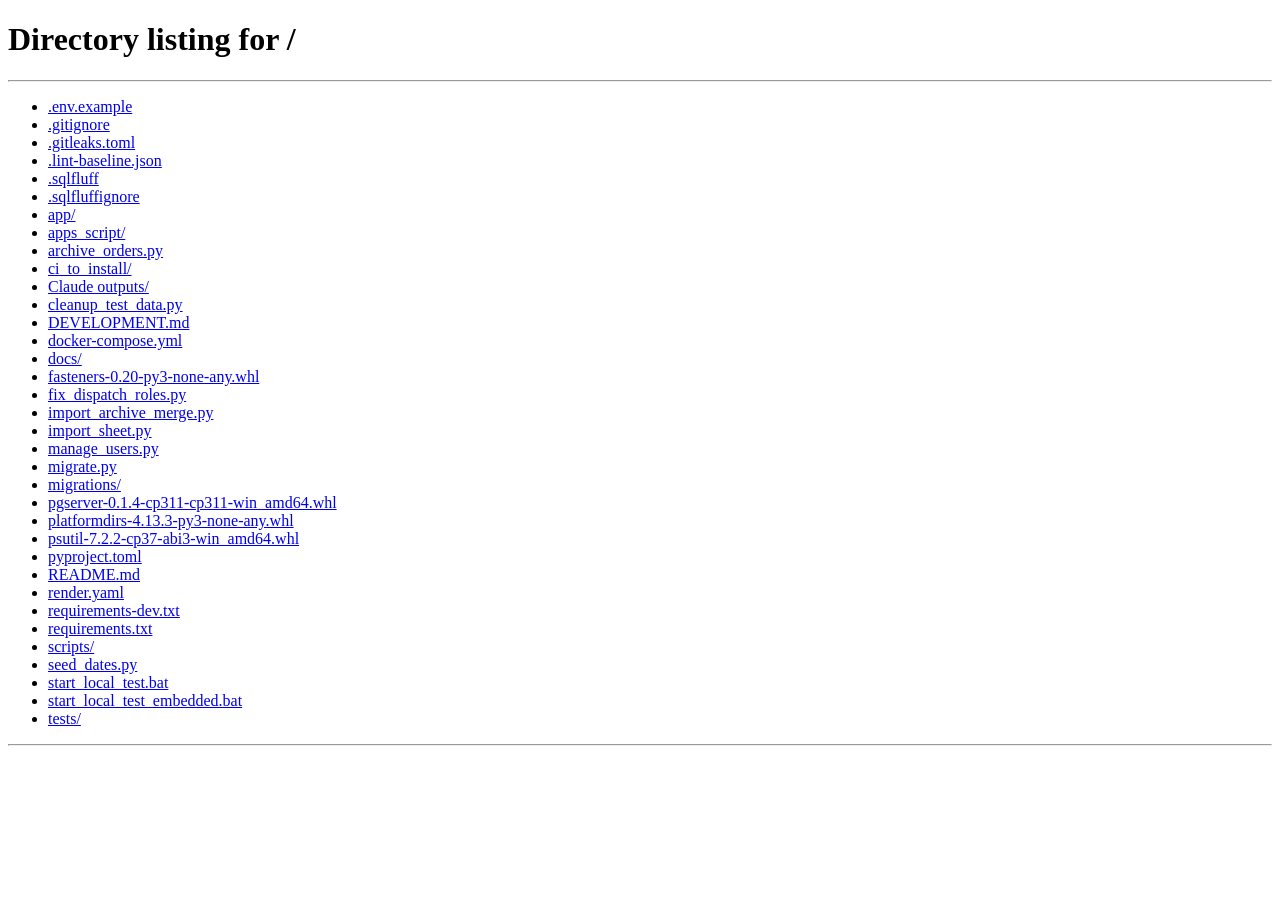
<file: app/static/delegation/index.html>
<!DOCTYPE html>
<html lang="en">
<head>
  <meta charset="UTF-8">
  <base target="_top">
  <meta name="viewport" content="width=device-width, initial-scale=1">
  <link rel="stylesheet" href="../modules/mobile.css">
  <script src="../modules/api.js"></script>
  <script src="../vendor/tailwind.js"></script>
  <link href="https://cdnjs.cloudflare.com/ajax/libs/font-awesome/6.4.0/css/all.min.css" rel="stylesheet">
  <link href="https://fonts.googleapis.com/css2?family=Fraunces:opsz,wght@9..144,600;9..144,700;9..144,900&family=Inter:wght@300;400;500;600;700;800&display=swap" rel="stylesheet">
  <script src="../vendor/chart.umd.min.js"></script>
  <style>
    :root {
      /* brand ink -> berry (the two ends of the header/button gradient) */
      --vt-navy: #241B4E;
      --vt-navy-light: #4C3494;
      --vt-berry: #7C3AED;
      --vt-accent: #7C3AED;
      /* paint-swatch functional colors — each one means one thing, consistently */
      --vt-success: #15A56A;
      --vt-warn: #F5A524;
      --vt-danger: #E11D48;
      --vt-bg: #F8F7FB;
    }
    body { font-family: 'Inter', sans-serif; background: var(--vt-bg); }
    .vt-display { font-family: 'Fraunces', serif; font-optical-sizing: auto; letter-spacing: -0.01em; }
    .vt-gradient { background: linear-gradient(135deg, var(--vt-navy) 0%, var(--vt-berry) 100%); }
    .vt-text-navy { color: var(--vt-navy); }
    .vt-btn { background: linear-gradient(135deg, var(--vt-navy) 0%, var(--vt-berry) 100%); color: #fff; transition: filter .15s, transform .1s; box-shadow: 0 4px 14px -4px rgba(124,58,237,.45); }
    .vt-btn:hover { filter: brightness(1.1); transform: translateY(-1px); }
    .vt-btn:active { transform: translateY(0); }
    .vt-btn:disabled { opacity: .6; cursor: not-allowed; transform: none; }
    .vt-ring:focus { outline: none; box-shadow: 0 0 0 2px var(--vt-accent); }
    .vt-tab-active { color: var(--vt-berry) !important; border-bottom-color: var(--vt-berry) !important; }
    /* paint-swatch chips: solid saturated fill + white text, like real paint chips, not pale tints */
    .badge-role    { background: #EEF0FF; color: var(--vt-navy); font-weight: 700; }
    .badge-ontime  { background: var(--vt-success); color: #fff; }
    .badge-today   { background: var(--vt-warn); color: #fff; }
    .badge-overdue { background: var(--vt-danger); color: #fff; }
    .badge-late    { background: var(--vt-danger); color: #fff; }
    .badge-done    { background: var(--vt-success); color: #fff; }
    .vt-accent-bar { border-left: 4px solid transparent; }
    .vt-accent-gold  { border-left-color: var(--vt-warn); }
    .vt-accent-coral { border-left-color: var(--vt-danger); }
    .vt-accent-berry { border-left-color: var(--vt-berry); }
    .vt-accent-leaf  { border-left-color: var(--vt-success); }
    details.vt-collapse > summary { list-style: none; }
    details.vt-collapse > summary::-webkit-details-marker { display: none; }
    details.vt-collapse[open] > summary { border-bottom: 1px solid #e2e8f0; }
    details.vt-collapse[open] > summary .vt-chev { transform: rotate(90deg); }
  </style>
</head>
<body class="text-slate-800">

  <!-- LOGIN -->
  <div id="loginSection" class="flex items-center justify-center min-h-screen p-4 vt-gradient">
    <div class="bg-white p-8 rounded-2xl shadow-2xl w-full max-w-md">
      <div class="text-center mb-6">
        <div class="inline-flex w-16 h-16 rounded-2xl vt-gradient text-white items-center justify-center text-2xl vt-display font-bold mb-4 shadow-lg">VT</div>
        <h2 class="text-3xl vt-display font-bold text-slate-900">Code Blue</h2>
        <p class="text-xs text-slate-500 uppercase tracking-wide font-semibold mt-1">Delegation Hub — Sign in</p>
        <div class="flex items-center justify-center gap-1.5 mt-4">
          <span class="w-2.5 h-2.5 rounded-full" style="background:var(--vt-success)"></span>
          <span class="w-2.5 h-2.5 rounded-full" style="background:var(--vt-warn)"></span>
          <span class="w-2.5 h-2.5 rounded-full" style="background:var(--vt-danger)"></span>
          <span class="w-2.5 h-2.5 rounded-full" style="background:var(--vt-berry)"></span>
        </div>
      </div>
      <div class="space-y-4">
        <div>
          <label class="block text-xs font-semibold uppercase text-slate-500 mb-1">User ID</label>
          <input type="text" id="userId" placeholder="Enter Staff ID" autocomplete="username"
                 onkeydown="if(event.key==='Enter'){document.getElementById('password').focus();}"
                 class="w-full px-4 py-2.5 rounded-xl border border-slate-200 bg-slate-50 text-sm vt-ring">
        </div>
        <div>
          <label class="block text-xs font-semibold uppercase text-slate-500 mb-1">Password</label>
          <div class="relative">
            <input type="password" id="password" placeholder="••••••••" autocomplete="current-password"
                   onkeydown="if(event.key==='Enter'){login();}"
                   class="w-full px-4 py-2.5 pr-11 rounded-xl border border-slate-200 bg-slate-50 text-sm vt-ring">
            <button type="button" onclick="togglePasswordVisibility()" title="Show/Hide password"
                    class="absolute right-0 top-0 h-full px-3 text-slate-400 hover:text-slate-600">
              <i id="eyeIcon" class="fa-solid fa-eye"></i>
            </button>
          </div>
        </div>
        <button onclick="login()" id="loginBtn" class="w-full py-3 vt-btn font-semibold rounded-xl shadow flex items-center justify-center gap-2">
          <span id="loginBtnText">Sign In</span>
          <i id="loginSpinner" class="hidden fa-solid fa-spinner fa-spin"></i>
        </button>
        <p id="loginMsg" class="text-center text-xs font-medium min-h-[16px]"></p>
      </div>
    </div>
  </div>

  <!-- DASHBOARD -->
  <div id="dashboardSection" class="hidden min-h-screen flex flex-col">
    <header class="bg-white border-b border-slate-200 sticky top-0 z-40">
      <div class="max-w-7xl mx-auto px-4 py-3 flex justify-between items-center">
        <div class="flex items-center gap-3">
          <div class="w-10 h-10 rounded-xl vt-gradient text-white flex items-center justify-center text-sm vt-display font-bold">VT</div>
          <div>
            <h1 class="text-lg vt-display font-bold vt-text-navy">Code Blue</h1>
            <p class="text-xs text-slate-500">Delegation Hub</p>
          </div>
        </div>
        <div class="flex items-center gap-4">
          <div class="relative">
            <button id="bellBtn" onclick="toggleBell()" class="relative p-2 text-slate-500 hover:text-indigo-700" title="Notifications" aria-label="Notifications"><i class="fa-solid fa-bell text-lg"></i><span id="bellBadge" class="hidden absolute -top-0.5 -right-0.5 min-w-[18px] h-[18px] px-1 rounded-full bg-rose-600 text-white text-[10px] font-bold flex items-center justify-center"></span></button>
            <div id="bellPanel" class="hidden absolute right-0 mt-2 w-80 max-w-[90vw] bg-white border border-slate-200 rounded-xl shadow-2xl z-50">
              <div class="flex justify-between items-center px-4 py-2.5 border-b">
                <span class="font-bold text-slate-800 text-sm">Notifications</span>
                <button onclick="readAllNotes()" class="text-xs font-semibold text-indigo-600 hover:underline">Mark all read</button>
              </div>
              <div id="bellList" class="max-h-96 overflow-y-auto"></div>
            </div>
          </div>
          <div class="text-right">
            <p id="userNameDisplay" class="text-sm font-semibold text-slate-900"></p>
            <span id="userRoleDisplay" class="px-2 py-0.5 text-[10px] font-bold uppercase rounded-full badge-role"></span>
          </div>
          <button onclick="logout()" class="p-2 text-slate-400 hover:text-rose-600"><i class="fa-solid fa-right-from-bracket text-lg"></i></button>
        </div>
      </div>
    </header>

    <div class="bg-white border-b border-slate-200 px-4">
      <div class="max-w-7xl mx-auto flex gap-4 text-sm font-semibold overflow-x-auto">
        <button id="tabMineBtn" onclick="switchTab('mine')" class="py-3 whitespace-nowrap border-b-2 vt-tab-active">My Tasks</button>
        <button id="tabAllPendingBtn" onclick="switchTab('allpending')" class="hidden py-3 whitespace-nowrap border-b-2 border-transparent text-slate-500">All Pending</button>
        <button id="tabAllBtn" onclick="switchTab('all')" class="hidden py-3 whitespace-nowrap border-b-2 border-transparent text-slate-500">All Tasks</button>
        <button id="tabWeekBtn" onclick="switchTab('week')" class="py-3 whitespace-nowrap border-b-2 border-transparent text-slate-500"><i class="fa-solid fa-calendar-week mr-1"></i>My Week</button>
        <button id="tabExtraBtn" onclick="switchTab('extra')" class="py-3 whitespace-nowrap border-b-2 border-transparent text-slate-500"><i class="fa-solid fa-business-time mr-1"></i>Extra Work</button>
        <button onclick="openExtraWorkModal()" class="py-3 whitespace-nowrap text-slate-500 hover:text-slate-700"><i class="fa-solid fa-plus-circle mr-1"></i>Add Extra Work</button>
        <button id="tabScoreboardBtn" onclick="switchTab('scoreboard')" class="hidden py-3 whitespace-nowrap border-b-2 border-transparent text-slate-500"><i class="fa-solid fa-trophy mr-1"></i>Scoreboard</button>
        <button id="tabChkMineBtn" onclick="switchTab('chkmine')" class="hidden py-3 whitespace-nowrap border-b-2 border-transparent text-slate-500"><i class="fa-solid fa-list-check mr-1"></i>My Checklist</button>
        <button id="tabChkCalBtn" onclick="switchTab('chkcal')" class="hidden py-3 whitespace-nowrap border-b-2 border-transparent text-slate-500"><i class="fa-solid fa-calendar-days mr-1"></i>Compliance Calendar</button>
        <button id="tabChkManageBtn" onclick="switchTab('chkmanage')" class="hidden py-3 whitespace-nowrap border-b-2 border-transparent text-slate-500"><i class="fa-solid fa-clipboard-check mr-1"></i>Manage Checklists</button>
      </div>
    </div>

    <main class="flex-1 max-w-7xl w-full mx-auto px-4 py-6 space-y-6">
      <div id="taskArea" class="space-y-6">

      <div id="scoreCards" class="grid grid-cols-3 gap-4 bg-white p-5 rounded-2xl border border-slate-200 shadow-sm">
        <div class="text-center">
          <p class="text-xs text-slate-400 font-semibold uppercase">My Score</p>
          <p id="myScoreTotal" class="text-3xl vt-display font-bold vt-text-navy">0</p>
          <p id="myScoreExtra" class="text-[11px] text-slate-400"></p>
        </div>
        <div class="text-center border-l border-slate-100">
          <p class="text-xs text-slate-400 font-semibold uppercase">On Time</p>
          <p id="myScoreOnTime" class="text-3xl vt-display font-bold" style="color:var(--vt-success)">0</p>
        </div>
        <div class="text-center border-l border-slate-100">
          <p class="text-xs text-slate-400 font-semibold uppercase">Late</p>
          <p id="myScoreLate" class="text-3xl vt-display font-bold" style="color:var(--vt-danger)">0</p>
        </div>
      </div>

      <!-- DELEGATE A TASK -->
      <div id="managerPanel" class="hidden bg-white p-6 rounded-2xl border border-slate-200 shadow-sm space-y-4 vt-accent-bar vt-accent-berry">
        <div class="flex justify-between items-center border-b pb-3">
          <h3 class="vt-display font-bold text-slate-800 text-lg"><i class="fa-solid fa-tasks vt-text-navy mr-2"></i>Delegate a Task</h3>
        </div>
        <div class="grid grid-cols-1 md:grid-cols-3 gap-4">
          <div>
            <label class="block text-xs font-semibold text-slate-500 mb-1">Staff Member *</label>
            <select id="assignName" class="w-full px-3 py-2 bg-slate-50 border rounded-xl text-sm vt-ring">
              <option value="">-- Select Staff --</option>
            </select>
          </div>
          <div>
            <label class="block text-xs font-semibold text-slate-500 mb-1">Task Detail *</label>
            <input type="text" id="taskDesc" placeholder="Describe task..." class="w-full px-3 py-2 bg-slate-50 border rounded-xl text-sm vt-ring">
          </div>
          <div>
            <label class="block text-xs font-semibold text-slate-500 mb-1">Deadline *</label>
            <input type="date" id="taskDueDate" class="w-full px-3 py-2 bg-slate-50 border rounded-xl text-sm vt-ring">
          </div>
        </div>
        <div class="flex justify-end">
          <button onclick="assignTask()" class="px-5 py-2.5 vt-btn font-medium text-sm rounded-xl shadow flex items-center gap-2">
            <i class="fa-solid fa-paper-plane text-xs"></i> Delegate Task
          </button>
        </div>
      </div>

      <!-- FOLLOW UP — always-visible section, not a tab -->
      <details id="followUpSection" class="vt-collapse hidden bg-white rounded-2xl border border-slate-200 shadow-sm overflow-hidden vt-accent-bar vt-accent-coral">
        <summary class="p-4 flex justify-between items-center cursor-pointer select-none">
          <h3 class="vt-display font-bold text-slate-800 text-lg"><i class="fa-solid fa-chevron-right vt-chev text-slate-400 text-xs transition-transform"></i> <i class="fa-solid fa-bell vt-text-navy mx-2"></i>Follow Up <span class="text-xs font-normal text-slate-400">— due today or overdue</span></h3>
          <span id="followUpCount" class="px-2.5 py-1 text-xs font-bold rounded-full badge-overdue">0</span>
        </summary>
        <div class="overflow-x-auto">
          <table class="w-full text-left text-sm text-slate-600">
            <thead class="bg-slate-50 text-xs text-slate-400 font-semibold uppercase">
              <tr>
                <th class="p-4">Date / ID</th><th class="p-4">Assigned To</th><th class="p-4">Task Detail</th>
                <th class="p-4">Deadline</th><th class="p-4">Status</th><th class="p-4">Notes / Photo</th>
                <th class="p-4 text-center">Score</th><th class="p-4 text-right">Actions</th>
              </tr>
            </thead>
            <tbody id="followUpList" class="divide-y divide-slate-100"></tbody>
          </table>
        </div>
      </details>

      <!-- NEEDS REVIEW — always-visible section, not a tab -->
      <details id="needsReviewSection" class="vt-collapse hidden bg-white rounded-2xl border border-slate-200 shadow-sm overflow-hidden vt-accent-bar vt-accent-gold">
        <summary class="p-4 flex justify-between items-center cursor-pointer select-none">
          <h3 class="vt-display font-bold text-slate-800 text-lg"><i class="fa-solid fa-chevron-right vt-chev text-slate-400 text-xs transition-transform"></i> <i class="fa-solid fa-clipboard-check vt-text-navy mx-2"></i>Needs Review</h3>
          <span id="needsReviewCount" class="px-2.5 py-1 text-xs font-bold rounded-full badge-today">0</span>
        </summary>
        <div class="overflow-x-auto">
          <table class="w-full text-left text-sm text-slate-600">
            <thead class="bg-slate-50 text-xs text-slate-400 font-semibold uppercase">
              <tr>
                <th class="p-4">Date / ID</th><th class="p-4">Assigned To</th><th class="p-4">Task Detail</th>
                <th class="p-4">Deadline</th><th class="p-4">Status</th><th class="p-4">Notes / Photo</th>
                <th class="p-4 text-center">Score</th><th class="p-4 text-right">Actions</th>
              </tr>
            </thead>
            <tbody id="needsReviewList" class="divide-y divide-slate-100"></tbody>
          </table>
        </div>
      </details>

      <!-- MAIN TABLE (tab-controlled: My Tasks / All Pending / All Tasks) -->
      <div id="viewTaskTable" class="bg-white rounded-2xl border border-slate-200 shadow-sm overflow-hidden">
        <div class="p-4 border-b flex justify-between items-center flex-wrap gap-2">
          <h3 id="taskTableTitle" class="vt-display font-bold text-slate-800 text-lg">My Tasks</h3>
          <div class="flex items-center gap-2">
            <input type="date" id="filterDate" onchange="applyFilterAndRender()" class="px-3 py-1.5 bg-slate-50 border rounded-lg text-xs" title="Filter by deadline">
            <button onclick="loadDashboard()" class="px-3 py-1.5 badge-ontime font-semibold text-xs rounded-lg"><i class="fa-solid fa-rotate"></i></button>
          </div>
        </div>
        <div id="adminSearchBar" class="hidden p-4 border-b grid grid-cols-1 md:grid-cols-2 gap-3">
          <input type="text" id="searchName" oninput="applyFilterAndRender()" placeholder="Search by name or ID..." class="px-3 py-2 bg-slate-50 border rounded-xl text-sm vt-ring">
          <input type="text" id="searchTask" oninput="applyFilterAndRender()" placeholder="Search by task..." class="px-3 py-2 bg-slate-50 border rounded-xl text-sm vt-ring">
        </div>
        <div class="overflow-x-auto">
          <table class="w-full text-left text-sm text-slate-600">
            <thead class="bg-slate-50 text-xs text-slate-400 font-semibold uppercase">
              <tr>
                <th class="p-4">Date / ID</th><th class="p-4">Assigned To</th><th class="p-4">Task Detail</th>
                <th class="p-4">Deadline</th><th class="p-4">Status</th><th class="p-4">Notes / Photo</th>
                <th class="p-4 text-center">Score</th><th class="p-4 text-right">Actions</th>
              </tr>
            </thead>
            <tbody id="taskList" class="divide-y divide-slate-100"></tbody>
          </table>
        </div>
      </div>

      <!-- SCOREBOARD (tab-controlled) -->
      <div id="viewScoreboard" class="hidden bg-white rounded-2xl border border-slate-200 shadow-sm overflow-hidden vt-accent-bar vt-accent-berry">
        <div class="p-4 border-b">
          <h3 class="vt-display font-bold text-slate-800 text-lg"><i class="fa-solid fa-trophy vt-text-navy mr-2"></i>Scoreboard</h3>
        </div>
        <div class="p-4 border-b">
          <canvas id="scoreboardChart" height="90"></canvas>
        </div>
        <div class="overflow-x-auto">
          <table class="w-full text-left text-sm text-slate-600">
            <thead class="bg-slate-50 text-xs text-slate-400 font-semibold uppercase">
              <tr>
                <th class="p-4">Rank</th><th class="p-4">Name</th>
                <th class="p-4 text-center">Total Score</th><th class="p-4 text-center">Task Points</th><th class="p-4 text-center">Extra Work Points</th><th class="p-4 text-center">On Time</th><th class="p-4 text-center">Late</th>
              </tr>
            </thead>
            <tbody id="scoreboardList" class="divide-y divide-slate-100"></tbody>
          </table>
        </div>
      </div>

      <!-- EXTRA WORK (tab-controlled): staff see their own entries, a manager / admin sees everyone's and decides them -->
      <div id="viewExtra" class="hidden space-y-4">
        <div id="extraCards" class="grid grid-cols-2 md:grid-cols-4 gap-4 bg-white p-5 rounded-2xl border border-slate-200 shadow-sm"></div>
        <div class="bg-white rounded-2xl border border-slate-200 shadow-sm overflow-hidden vt-accent-bar vt-accent-berry">
          <div class="p-4 border-b flex items-center justify-between flex-wrap gap-3">
            <div>
              <h3 id="extraTitle" class="vt-display font-bold text-slate-800 text-lg"><i class="fa-solid fa-business-time vt-text-navy mr-2"></i><span id="extraTitleText">Extra Work</span></h3>
              <p id="extraScoringNote" class="text-xs text-slate-400"></p>
            </div>
            <div class="flex items-center gap-2 flex-wrap">
              <select id="extraStatusFilter" onchange="loadExtraWork()" class="px-3 py-2 bg-slate-50 border rounded-xl text-sm vt-ring">
                <option value="">All statuses</option><option value="Pending">Pending</option><option value="Approved">Approved</option><option value="Rejected">Rejected</option>
              </select>
              <select id="extraStaffFilter" onchange="loadExtraWork()" class="hidden px-3 py-2 bg-slate-50 border rounded-xl text-sm vt-ring"><option value="">Everyone</option></select>
              <button onclick="openExtraWorkModal()" class="px-3 py-2 vt-btn text-sm font-semibold rounded-xl"><i class="fa-solid fa-plus mr-1"></i>Add Extra Work</button>
            </div>
          </div>
          <div class="overflow-x-auto">
            <table class="w-full text-left text-sm text-slate-600">
              <thead class="bg-slate-50 text-xs text-slate-400 font-semibold uppercase">
                <tr><th class="p-4">Date</th><th id="extraStaffHead" class="p-4">Name</th><th class="p-4">Work done</th><th class="p-4 text-center">Hours</th>
                    <th class="p-4 text-center">Status</th><th class="p-4 text-center">Points</th><th class="p-4 text-right">Actions</th></tr>
              </thead>
              <tbody id="extraList" class="divide-y divide-slate-100"></tbody>
            </table>
          </div>
        </div>
      </div>

      <!-- MY WEEK (tab-controlled) -->
      <div id="viewWeekly" class="hidden space-y-6">

        <div id="weeklyStaffPickerWrap" class="hidden bg-white p-4 rounded-2xl border border-slate-200 shadow-sm flex items-center gap-3 flex-wrap">
          <label class="text-xs font-semibold text-slate-500 uppercase">Reviewing</label>
          <select id="weeklyStaffSelect" onchange="onWeeklyStaffChange()" class="flex-1 min-w-[200px] px-3 py-2 bg-slate-50 border rounded-xl text-sm vt-ring">
            <option value="">-- Select a staff member --</option>
          </select>
        </div>

        <div id="weeklyEmptyState" class="bg-white p-10 rounded-2xl border border-slate-200 shadow-sm text-center text-slate-400 text-sm">
          Select a team member above to review their week.
        </div>

        <div id="weeklyContent" class="hidden space-y-6">

          <div class="bg-white p-5 rounded-2xl border border-slate-200 shadow-sm flex items-center justify-between flex-wrap gap-3">
            <div>
              <p class="text-xs text-slate-400 font-semibold uppercase">This Week's Progress</p>
              <p id="weekRangeLabel" class="text-xl vt-display font-bold vt-text-navy">—</p>
            </div>
            <div class="flex items-center gap-2">
              <button onclick="weekNav(-1)" title="Previous week" class="w-9 h-9 rounded-lg bg-slate-50 border border-slate-200 text-slate-500 hover:bg-slate-100 flex items-center justify-center"><i class="fa-solid fa-chevron-left"></i></button>
              <button onclick="weekNav(0)" class="px-3 py-2 rounded-lg bg-slate-50 border border-slate-200 text-xs font-semibold text-slate-600 hover:bg-slate-100">This Week</button>
              <button onclick="weekNav(1)" title="Next week" class="w-9 h-9 rounded-lg bg-slate-50 border border-slate-200 text-slate-500 hover:bg-slate-100 flex items-center justify-center"><i class="fa-solid fa-chevron-right"></i></button>
            </div>
          </div>

          <div class="grid grid-cols-2 md:grid-cols-4 gap-4">
            <div class="bg-white p-5 rounded-2xl border border-slate-200 shadow-sm text-center" style="border-top:4px solid var(--vt-success)">
              <p id="weekGreenCount" class="text-3xl vt-display font-bold" style="color:var(--vt-success)">0</p>
              <p class="text-[11px] text-slate-400 font-semibold uppercase mt-1"><i class="fa-solid fa-circle-check mr-1" style="color:var(--vt-success)"></i>On Time</p>
            </div>
            <div class="bg-white p-5 rounded-2xl border border-slate-200 shadow-sm text-center" style="border-top:4px solid var(--vt-warn)">
              <p id="weekYellowCount" class="text-3xl vt-display font-bold" style="color:var(--vt-warn)">0</p>
              <p class="text-[11px] text-slate-400 font-semibold uppercase mt-1"><i class="fa-solid fa-rotate mr-1" style="color:var(--vt-warn)"></i>1 Revision</p>
            </div>
            <div class="bg-white p-5 rounded-2xl border border-slate-200 shadow-sm text-center" style="border-top:4px solid var(--vt-danger)">
              <p id="weekRedCount" class="text-3xl vt-display font-bold" style="color:var(--vt-danger)">0</p>
              <p class="text-[11px] text-slate-400 font-semibold uppercase mt-1"><i class="fa-solid fa-triangle-exclamation mr-1" style="color:var(--vt-danger)"></i>Missed / 2+ Rev.</p>
            </div>
            <div class="bg-white p-5 rounded-2xl border border-slate-200 shadow-sm text-center" style="border-top:4px solid #cbd5e1">
              <p id="weekPendingCount" class="text-3xl vt-display font-bold text-slate-500">0</p>
              <p class="text-[11px] text-slate-400 font-semibold uppercase mt-1"><i class="fa-solid fa-clipboard-list text-slate-400 mr-1"></i>Pending</p>
            </div>
          </div>

          <div class="grid grid-cols-1 md:grid-cols-2 gap-4">
            <div class="bg-white p-5 rounded-2xl border border-slate-200 shadow-sm">
              <h4 class="text-xs font-bold uppercase text-slate-500 mb-3">Actual Split</h4>
              <canvas id="weeklyDonut" height="200"></canvas>
            </div>
            <div class="bg-white p-5 rounded-2xl border border-slate-200 shadow-sm">
              <h4 class="text-xs font-bold uppercase text-slate-500 mb-3">Planned For This Week</h4>
              <div id="weekPlannedReadout" class="text-sm text-slate-500">No plan was set for this week.</div>
            </div>
          </div>

          <div class="bg-white p-6 rounded-2xl border border-slate-200 shadow-sm space-y-4 vt-accent-bar vt-accent-berry">
            <div class="flex justify-between items-center flex-wrap gap-2">
              <div>
                <h3 class="vt-display font-bold text-slate-800 text-lg"><i class="fa-solid fa-flag-checkered vt-text-navy mr-2"></i>Set Next Week's Planned Score</h3>
                <p id="nextWeekRangeLabel" class="text-xs text-slate-400 mt-0.5">—</p>
              </div>
              <button onclick="saveNextWeekPlan()" class="px-5 py-2.5 vt-btn font-medium text-sm rounded-xl shadow">Save</button>
            </div>
            <p class="text-xs text-slate-500">Enter the expected split for next week's tasks. Green + Yellow + Red must total 100%.</p>
            <div class="grid grid-cols-1 md:grid-cols-3 gap-4">
              <div>
                <label class="flex items-center gap-1.5 text-xs font-semibold text-slate-500 mb-1"><span class="w-2.5 h-2.5 rounded-full inline-block" style="background:var(--vt-success)"></span>Green %</label>
                <input type="number" id="planGreen" min="0" max="100" value="0" oninput="onPlanGreenYellowChange()" class="w-full px-3 py-2 bg-slate-50 border rounded-xl text-sm vt-ring">
              </div>
              <div>
                <label class="flex items-center gap-1.5 text-xs font-semibold text-slate-500 mb-1"><span class="w-2.5 h-2.5 rounded-full inline-block" style="background:var(--vt-warn)"></span>Yellow %</label>
                <input type="number" id="planYellow" min="0" max="100" value="0" oninput="onPlanGreenYellowChange()" class="w-full px-3 py-2 bg-slate-50 border rounded-xl text-sm vt-ring">
              </div>
              <div>
                <label class="flex items-center gap-1.5 text-xs font-semibold text-slate-500 mb-1"><span class="w-2.5 h-2.5 rounded-full inline-block" style="background:var(--vt-danger)"></span>Red %</label>
                <input type="number" id="planRed" min="0" max="100" value="0" oninput="updatePlanTotal()" class="w-full px-3 py-2 bg-slate-50 border rounded-xl text-sm vt-ring">
              </div>
            </div>
            <p id="planTotalLabel" class="text-sm font-semibold text-slate-500">Total: 0%</p>
            <p id="weeklyPlanMsg" class="text-xs text-center font-medium min-h-[16px]"></p>
          </div>

        </div>
      </div>

      </div>

      <!-- ============ CHECKLIST (own area; the task screens above are hidden while it is open) ============ -->
      <div id="chkArea" class="hidden space-y-6">

        <!-- MY CHECKLIST -->
        <div id="chkViewMine" class="hidden space-y-4">
          <div class="bg-white p-5 rounded-2xl border border-slate-200 shadow-sm">
            <h3 class="vt-display font-bold text-slate-800 text-lg"><i class="fa-solid fa-list-check vt-text-navy mr-2"></i>My Checklist</h3>
            <p class="text-xs text-slate-500 mt-1">Mark each item <b>Done</b> when finished, or <b>Not Done</b> with a reason.</p>
            <div class="flex flex-wrap items-center gap-3 mt-3">
              <div id="chkMineWho" class="hidden flex items-center gap-2">
                <label for="chkMinePerson" class="text-xs font-semibold text-slate-500">Employee</label>
                <select id="chkMinePerson" onchange="chkLoadMine()" class="px-3 py-2 bg-slate-50 border rounded-xl text-sm"></select>
              </div>
              <div class="inline-flex rounded-xl border border-slate-200 overflow-hidden text-xs font-semibold" role="group" aria-label="Group the checklist by">
                <button id="chkModeStatus" type="button" onclick="chkSetMode('status')" class="px-3 py-2">By status</button>
                <button id="chkModeFreq" type="button" onclick="chkSetMode('freq')" class="px-3 py-2 border-l border-slate-200">Daily / Weekly / Monthly</button>
              </div>
            </div>
            <p id="chkMineNote" class="hidden text-xs text-amber-700 mt-2"></p>
          </div>
          <div id="chkMineBody" class="space-y-4"></div>
        </div>

        <!-- COMPLIANCE CALENDAR -->
        <div id="chkViewCal" class="hidden space-y-4">
          <div class="bg-white p-5 rounded-2xl border border-slate-200 shadow-sm space-y-4">
            <div class="flex flex-wrap items-center gap-3 justify-between">
              <h3 class="vt-display font-bold text-slate-800 text-lg"><i class="fa-solid fa-calendar-days vt-text-navy mr-2"></i>Compliance Calendar</h3>
              <div class="flex flex-wrap items-center gap-2">
                <select id="chkCalPerson" onchange="chkLoadCalendar()" class="hidden px-3 py-2 bg-slate-50 border rounded-xl text-sm"></select>
                <select id="chkCalCategory" onchange="chkLoadCalendar()" class="px-3 py-2 bg-slate-50 border rounded-xl text-sm"></select>
                <button onclick="chkMonth(-1)" class="px-3 py-2 border rounded-xl text-sm bg-white">&larr;</button>
                <span id="chkCalTitle" class="font-semibold text-slate-700 min-w-[130px] text-center"></span>
                <button onclick="chkMonth(1)" class="px-3 py-2 border rounded-xl text-sm bg-white">&rarr;</button>
                <button onclick="chkMonth(0)" class="px-3 py-2 border rounded-xl text-sm bg-white">Today</button>
              </div>
            </div>
            <div id="chkCalCounts" class="flex flex-wrap gap-2 text-xs font-semibold"></div>
            <div class="overflow-x-auto">
              <div class="min-w-[640px]">
                <div class="grid grid-cols-7 text-center text-xs font-bold text-slate-400 uppercase mb-1">
                  <div>Sun</div><div>Mon</div><div>Tue</div><div>Wed</div><div>Thu</div><div>Fri</div><div>Sat</div>
                </div>
                <div id="chkCalGrid" class="grid grid-cols-7 gap-1"></div>
              </div>
            </div>
          </div>
          <div id="chkDayPanel" class="hidden bg-white p-5 rounded-2xl border border-slate-200 shadow-sm space-y-3"></div>
        </div>

        <!-- MANAGE CHECKLISTS -->
        <div id="chkViewManage" class="hidden space-y-4">
          <div class="bg-white p-5 rounded-2xl border border-slate-200 shadow-sm flex flex-wrap items-center gap-3 justify-between">
            <div>
              <h3 class="vt-display font-bold text-slate-800 text-lg"><i class="fa-solid fa-clipboard-check vt-text-navy mr-2"></i>Manage Checklists</h3>
              <p class="text-xs text-slate-500 mt-1">Create a checklist once; it comes back on its schedule. Many at once: Setup &rsaquo; Import &rsaquo; Checklists.</p>
            </div>
            <button id="chkNewBtn" onclick="chkOpenForm(null)" class="px-5 py-2.5 vt-btn font-medium text-sm rounded-xl shadow flex items-center gap-2">
              <i class="fa-solid fa-plus text-xs"></i> New Checklist
            </button>
          </div>
          <div class="bg-white rounded-2xl border border-slate-200 shadow-sm overflow-x-auto">
            <table class="w-full text-sm">
              <thead class="bg-slate-50 text-xs uppercase text-slate-500">
                <tr><th class="text-left px-4 py-3">Checklist</th><th class="text-left px-4 py-3">Assigned to</th><th class="text-left px-4 py-3">When</th>
                    <th class="text-left px-4 py-3">Done / Not done / Overdue</th><th class="px-4 py-3"></th></tr>
              </thead>
              <tbody id="chkManageBody"></tbody>
            </table>
          </div>
        </div>
      </div>
    </main>
  </div>

  <!-- MODAL: ADD EXTRA WORK -->
  <div id="extraWorkModal" class="hidden fixed inset-0 bg-black/50 z-50 flex items-center justify-center p-4">
    <div class="bg-white rounded-2xl shadow-2xl w-full max-w-md p-6 space-y-4">
      <div class="flex justify-between items-center border-b pb-3">
        <h3 class="font-bold text-slate-800"><i class="fa-solid fa-plus-circle vt-text-navy mr-2"></i>Add Extra Work</h3>
        <button onclick="closeExtraWorkModal()" class="text-slate-400 hover:text-slate-700"><i class="fa-solid fa-xmark text-lg"></i></button>
      </div>
      <div>
        <textarea id="extraWorkDesc" rows="4" placeholder="Describe the extra work you did..." class="w-full px-3 py-2 bg-slate-50 border rounded-xl text-sm vt-ring"></textarea>
        <p class="text-[11px] text-slate-400 mt-1"><i class="fa-solid fa-microphone mr-1"></i>Tip: tap the mic icon on your phone's keyboard to speak this instead of typing.</p>
      </div>
      <div class="grid grid-cols-2 gap-3">
        <div>
          <label class="block text-xs font-semibold text-slate-500 mb-1">Hours spent (optional)</label>
          <input id="extraWorkHours" type="number" min="0" max="24" step="0.25" placeholder="e.g. 2.5" class="w-full px-3 py-2 bg-slate-50 border rounded-xl text-sm vt-ring">
        </div>
        <div>
          <label class="block text-xs font-semibold text-slate-500 mb-1">Date of the work</label>
          <input id="extraWorkDate" type="date" class="w-full px-3 py-2 bg-slate-50 border rounded-xl text-sm vt-ring">
        </div>
      </div>
      <p class="text-[11px] text-slate-400 -mt-2">It counts towards your score once a manager or admin approves it.</p>
      <div>
        <label class="block text-xs font-semibold text-slate-500 mb-1">Photo (optional)</label>
        <div class="flex gap-2">
          <button type="button" onclick="document.getElementById('extraWorkPhotoGallery').click()" title="Attach a file" aria-label="Attach a file" class="flex-1 px-3 py-2 bg-slate-50 border border-slate-200 rounded-xl text-xs font-semibold text-slate-600 hover:bg-slate-100 flex items-center justify-center gap-1.5">
            <i class="fa-solid fa-paperclip" aria-hidden="true"></i>
          </button>
          <button type="button" onclick="document.getElementById('extraWorkPhotoCamera').click()" title="Take a photo with the camera" aria-label="Take a photo with the camera" class="flex-1 px-3 py-2 bg-slate-50 border border-slate-200 rounded-xl text-xs font-semibold text-slate-600 hover:bg-slate-100 flex items-center justify-center gap-1.5">
            <i class="fa-solid fa-camera" aria-hidden="true"></i>
          </button>
        </div>
        <input type="file" id="extraWorkPhotoGallery" accept="image/*" class="hidden" onchange="handlePhotoSelect('extraWorkPhotoGallery','extraWorkPhotoCamera','extraWorkPhotoPreview')">
        <input type="file" id="extraWorkPhotoCamera" accept="image/*" capture="environment" class="hidden" onchange="handlePhotoSelect('extraWorkPhotoCamera','extraWorkPhotoGallery','extraWorkPhotoPreview')">
        <p id="extraWorkPhotoPreview" class="text-xs text-slate-500 mt-1.5"></p>
      </div>
      <button onclick="submitExtraWork()" class="w-full py-2.5 vt-btn font-semibold rounded-xl">Submit</button>
      <p id="extraWorkMsg" class="text-xs text-center font-medium min-h-[16px]"></p>
    </div>
  </div>

  <!-- MODAL: MARK TASK COMPLETE -->
  <div id="completeTaskModal" class="hidden fixed inset-0 bg-black/50 z-50 flex items-center justify-center p-4">
    <div class="bg-white rounded-2xl shadow-2xl w-full max-w-md p-6 space-y-4">
      <div class="flex justify-between items-center border-b pb-3">
        <h3 class="font-bold text-slate-800"><i class="fa-solid fa-circle-check vt-text-navy mr-2"></i>Mark Task Complete</h3>
        <button onclick="closeCompleteModal()" class="text-slate-400 hover:text-slate-700"><i class="fa-solid fa-xmark text-lg"></i></button>
      </div>
      <input type="hidden" id="completeTaskId">
      <div>
        <textarea id="completeNotes" rows="3" placeholder="Any notes about the completed work (optional)" class="w-full px-3 py-2 bg-slate-50 border rounded-xl text-sm vt-ring"></textarea>
        <p class="text-[11px] text-slate-400 mt-1"><i class="fa-solid fa-microphone mr-1"></i>Tip: tap the mic icon on your phone's keyboard to speak this instead of typing.</p>
      </div>
      <div>
        <label class="block text-xs font-semibold text-slate-500 mb-1">Proof Photo (optional)</label>
        <div class="flex gap-2">
          <button type="button" onclick="document.getElementById('completePhotoGallery').click()" title="Attach a file" aria-label="Attach a file" class="flex-1 px-3 py-2 bg-slate-50 border border-slate-200 rounded-xl text-xs font-semibold text-slate-600 hover:bg-slate-100 flex items-center justify-center gap-1.5">
            <i class="fa-solid fa-paperclip" aria-hidden="true"></i>
          </button>
          <button type="button" onclick="document.getElementById('completePhotoCamera').click()" title="Take a photo with the camera" aria-label="Take a photo with the camera" class="flex-1 px-3 py-2 bg-slate-50 border border-slate-200 rounded-xl text-xs font-semibold text-slate-600 hover:bg-slate-100 flex items-center justify-center gap-1.5">
            <i class="fa-solid fa-camera" aria-hidden="true"></i>
          </button>
        </div>
        <input type="file" id="completePhotoGallery" accept="image/*" class="hidden" onchange="handlePhotoSelect('completePhotoGallery','completePhotoCamera','completePhotoPreview')">
        <input type="file" id="completePhotoCamera" accept="image/*" capture="environment" class="hidden" onchange="handlePhotoSelect('completePhotoCamera','completePhotoGallery','completePhotoPreview')">
        <p id="completePhotoPreview" class="text-xs text-slate-500 mt-1.5"></p>
      </div>
      <button onclick="submitCompleteTask()" class="w-full py-2.5 vt-btn font-semibold rounded-xl">Submit for Review</button>
      <p id="completeTaskMsg" class="text-xs text-center font-medium min-h-[16px]"></p>
    </div>
  </div>

  <!-- MODAL: MANAGER REVIEW -->
  <div id="reviewModal" class="hidden fixed inset-0 bg-black/50 z-50 flex items-center justify-center p-4">
    <div class="bg-white rounded-2xl shadow-2xl w-full max-w-md p-6 space-y-4">
      <div class="flex justify-between items-center border-b pb-3">
        <h3 id="reviewModalTitle" class="font-bold text-slate-800">Review Task</h3>
        <button onclick="closeReviewModal()" class="text-slate-400 hover:text-slate-700"><i class="fa-solid fa-xmark text-lg"></i></button>
      </div>
      <input type="hidden" id="reviewTaskId">
      <input type="hidden" id="reviewAction">
      <p id="reviewHint" class="text-xs text-slate-500"></p>
      <textarea id="reviewRemark" rows="3" placeholder="Remark (optional)" class="w-full px-3 py-2 bg-slate-50 border rounded-xl text-sm vt-ring"></textarea>
      <button onclick="submitReview()" class="w-full py-2.5 vt-btn font-semibold rounded-xl">Confirm</button>
      <p id="reviewMsg" class="text-xs text-center font-medium min-h-[16px]"></p>
    </div>
  </div>

  <!-- MODAL: REVISE (EXTEND) A MISSED DEADLINE — from Follow Up -->
  <!-- EDIT A TASK (the admin, or anyone given "Delegation - Edit tasks" in Setup > Access) -->
  <div id="editTaskModal" class="hidden fixed inset-0 bg-black/50 z-50 flex items-center justify-center p-4">
    <div class="bg-white rounded-2xl shadow-2xl w-full max-w-md p-6 space-y-4">
      <div class="flex justify-between items-center border-b pb-3">
        <h3 class="font-bold text-slate-800"><i class="fa-solid fa-pen-to-square vt-text-navy mr-2"></i>Edit Task <span id="editTaskLabel" class="text-xs font-normal text-slate-400"></span></h3>
        <button onclick="closeEditTask()" class="text-slate-400 hover:text-slate-700"><i class="fa-solid fa-xmark text-lg"></i></button>
      </div>
      <input type="hidden" id="editTaskId">
      <div>
        <label class="block text-xs font-semibold text-slate-500 mb-1">Staff Member</label>
        <select id="editTaskStaff" class="w-full px-3 py-2 bg-slate-50 border rounded-xl text-sm vt-ring"></select>
        <p id="editTaskStaffNote" class="text-[11px] text-slate-400 mt-1"></p>
      </div>
      <div>
        <label class="block text-xs font-semibold text-slate-500 mb-1">Task Detail *</label>
        <textarea id="editTaskDesc" rows="3" class="w-full px-3 py-2 bg-slate-50 border rounded-xl text-sm vt-ring"></textarea>
      </div>
      <div>
        <label class="block text-xs font-semibold text-slate-500 mb-1">Deadline *</label>
        <input type="date" id="editTaskDue" class="w-full px-3 py-2 bg-slate-50 border rounded-xl text-sm vt-ring">
      </div>
      <button onclick="submitEditTask()" class="w-full py-2.5 vt-btn font-semibold rounded-xl">Save Changes</button>
      <p id="editTaskMsg" class="text-xs text-center font-medium min-h-[16px]"></p>
    </div>
  </div>

  <div id="extendModal" class="hidden fixed inset-0 bg-black/50 z-50 flex items-center justify-center p-4">
    <div class="bg-white rounded-2xl shadow-2xl w-full max-w-md p-6 space-y-4">
      <div class="flex justify-between items-center border-b pb-3">
        <h3 class="font-bold text-slate-800"><i class="fa-solid fa-calendar-days vt-text-navy mr-2"></i>Revise Deadline</h3>
        <button onclick="closeExtendModal()" class="text-slate-400 hover:text-slate-700"><i class="fa-solid fa-xmark text-lg"></i></button>
      </div>
      <input type="hidden" id="extendTaskId">
      <p class="text-xs text-slate-500">This task missed its deadline. Set a new one — <span class="font-semibold text-rose-600" id="extendPenaltyLabel">-5 points</span> will be applied for missing the original deadline.</p>
      <div>
        <label class="block text-xs font-semibold text-slate-500 mb-1">New Deadline *</label>
        <input type="date" id="extendNewDueDate" class="w-full px-3 py-2 bg-slate-50 border rounded-xl text-sm vt-ring">
      </div>
      <textarea id="extendRemark" rows="2" placeholder="Remark (optional)" class="w-full px-3 py-2 bg-slate-50 border rounded-xl text-sm vt-ring"></textarea>
      <button onclick="submitExtendDeadline()" class="w-full py-2.5 vt-btn font-semibold rounded-xl">Confirm New Deadline</button>
      <p id="extendMsg" class="text-xs text-center font-medium min-h-[16px]"></p>
    </div>
  </div>


  <!-- CHECKLIST: mark Not Done / remark -->
  <div id="chkMarkModal" class="hidden fixed inset-0 z-50 bg-black/40 flex items-center justify-center p-4">
    <div class="bg-white rounded-2xl shadow-2xl w-full max-w-md p-6 space-y-3">
      <div class="flex justify-between items-center">
        <h3 id="chkMarkTitle" class="vt-display font-bold text-slate-800 text-lg">Not done</h3>
        <button onclick="chkCloseMark()" class="text-slate-400 hover:text-slate-700 text-xl">&times;</button>
      </div>
      <p id="chkMarkWhat" class="text-sm text-slate-600"></p>
      <textarea id="chkMarkRemark" rows="3" placeholder="Reason (required)" class="w-full px-3 py-2 bg-slate-50 border rounded-xl text-sm vt-ring"></textarea>
      <button id="chkMarkSave" class="w-full py-2.5 vt-btn font-semibold rounded-xl">Save</button>
      <p id="chkMarkMsg" class="text-xs text-center font-medium text-rose-600 min-h-[16px]"></p>
    </div>
  </div>

  <!-- CHECKLIST: create / edit -->
  <div id="chkFormModal" class="hidden fixed inset-0 z-50 bg-black/40 flex items-start sm:items-center justify-center p-4 overflow-y-auto">
    <div class="bg-white rounded-2xl shadow-2xl w-full max-w-lg p-6 space-y-3">
      <div class="flex justify-between items-center">
        <h3 id="chkFormTitle" class="vt-display font-bold text-slate-800 text-lg">New checklist</h3>
        <button onclick="chkCloseForm()" class="text-slate-400 hover:text-slate-700 text-xl">&times;</button>
      </div>
      <div>
        <label class="block text-xs font-semibold text-slate-500 mb-1">What has to be done *</label>
        <input type="text" id="chkFTitle" maxlength="200" placeholder="e.g. File GSTR-3B return" class="w-full px-3 py-2 bg-slate-50 border rounded-xl text-sm vt-ring">
      </div>
      <div>
        <label class="block text-xs font-semibold text-slate-500 mb-1">Details (optional)</label>
        <textarea id="chkFDesc" rows="2" class="w-full px-3 py-2 bg-slate-50 border rounded-xl text-sm vt-ring"></textarea>
      </div>
      <div class="grid grid-cols-2 gap-3">
        <div>
          <label class="block text-xs font-semibold text-slate-500 mb-1">Category</label>
          <select id="chkFCategory" class="w-full px-3 py-2 bg-slate-50 border rounded-xl text-sm vt-ring"></select>
        </div>
        <div>
          <label class="block text-xs font-semibold text-slate-500 mb-1">Assigned to *</label>
          <select id="chkFAssignee" class="w-full px-3 py-2 bg-slate-50 border rounded-xl text-sm vt-ring"></select>
        </div>
      </div>
      <div class="grid grid-cols-2 gap-3">
        <div>
          <label class="block text-xs font-semibold text-slate-500 mb-1">How often *</label>
          <select id="chkFFreq" onchange="chkFreqChanged()" class="w-full px-3 py-2 bg-slate-50 border rounded-xl text-sm vt-ring"></select>
        </div>
        <div id="chkFDowWrap" class="hidden">
          <label class="block text-xs font-semibold text-slate-500 mb-1">On which day *</label>
          <select id="chkFDow" class="w-full px-3 py-2 bg-slate-50 border rounded-xl text-sm vt-ring"></select>
        </div>
        <div id="chkFMonthWrap" class="hidden">
          <label id="chkFMonthLabel" class="block text-xs font-semibold text-slate-500 mb-1">Month *</label>
          <select id="chkFMonth" class="w-full px-3 py-2 bg-slate-50 border rounded-xl text-sm vt-ring"></select>
        </div>
        <div id="chkFDayWrap" class="hidden">
          <label class="block text-xs font-semibold text-slate-500 mb-1">Date of the month * <span class="font-normal">(31 = last day)</span></label>
          <input type="number" id="chkFDay" min="1" max="31" class="w-full px-3 py-2 bg-slate-50 border rounded-xl text-sm vt-ring">
        </div>
      </div>
      <div class="grid grid-cols-2 gap-3">
        <div>
          <label class="block text-xs font-semibold text-slate-500 mb-1"><span id="chkFStartLabel">Starts on</span></label>
          <input type="date" id="chkFStart" class="w-full px-3 py-2 bg-slate-50 border rounded-xl text-sm vt-ring">
        </div>
        <div id="chkFEndWrap">
          <label class="block text-xs font-semibold text-slate-500 mb-1">Ends on (optional)</label>
          <input type="date" id="chkFEnd" class="w-full px-3 py-2 bg-slate-50 border rounded-xl text-sm vt-ring">
        </div>
      </div>
      <button id="chkFSave" onclick="chkSaveForm()" class="w-full py-2.5 vt-btn font-semibold rounded-xl">Save checklist</button>
      <p id="chkFMsg" class="text-xs text-center font-medium text-rose-600 min-h-[16px]"></p>
    </div>
  </div>

  <!-- TOAST -->
  <div id="toast" class="hidden fixed bottom-5 right-5 z-[60] px-4 py-3 rounded-xl shadow-2xl text-sm font-semibold text-white max-w-xs"></div>

  <script>
    // ====================== STATE ======================
    var currentUser = null;   // { id, name, role }
    var currentTab = 'mine';
    var allTasksCache = [];
    var scoreChart = null;
    var weeklyStaffId = null;
    var weeklyAnchorDate = null;
    var weeklyDonutChart = null;
    var weeklyReviewData = null;

    // ====================== HELPERS ======================
    function escapeHtml(str) {
      if (str === null || str === undefined) return '';
      return String(str)
        .replace(/&/g, '&amp;').replace(/</g, '&lt;').replace(/>/g, '&gt;')
        .replace(/"/g, '&quot;').replace(/'/g, '&#39;');
    }

    function showToast(msg, type) {
      var t = document.getElementById('toast');
      t.textContent = msg;
      t.className = 'fixed bottom-5 right-5 z-[60] px-4 py-3 rounded-xl shadow-2xl text-sm font-semibold text-white max-w-xs ' + (type === 'error' ? 'bg-rose-600' : 'bg-emerald-600');
      t.classList.remove('hidden');
      clearTimeout(window.__toastTimer);
      window.__toastTimer = setTimeout(function () { t.classList.add('hidden'); }, 4000);
    }

    function onGenericError(err) {
      console.error(err);
      showToast('Something went wrong: ' + (err && err.message ? err.message : 'Could not reach the server.'), 'error');
    }

    function isPrivileged() {
      return currentUser && (currentUser.role === 'Admin' || currentUser.role === 'Manager');
    }

    function fileToDataUrl(file) { return window.VT.shrinkImage(file); }   // shrunk before sending (phone photos are big)

    // ====================== LOGIN ======================
    function togglePasswordVisibility() {
      var pwd = document.getElementById('password');
      var icon = document.getElementById('eyeIcon');
      if (pwd.type === 'password') {
        pwd.type = 'text';
        icon.classList.remove('fa-eye'); icon.classList.add('fa-eye-slash');
      } else {
        pwd.type = 'password';
        icon.classList.remove('fa-eye-slash'); icon.classList.add('fa-eye');
      }
    }

    function setLoginMsg(msg, isError) {
      var el = document.getElementById('loginMsg');
      el.textContent = msg || '';
      el.className = 'text-center text-xs font-medium min-h-[16px] ' + (isError ? 'text-rose-500' : 'text-emerald-600');
    }

    function setLoginLoading(loading) {
      document.getElementById('loginBtn').disabled = loading;
      document.getElementById('loginBtnText').textContent = loading ? 'Signing in...' : 'Sign In';
      document.getElementById('loginSpinner').classList.toggle('hidden', !loading);
    }

    function login() {
      var id = document.getElementById('userId').value.trim();
      var pass = document.getElementById('password').value;

      if (!id || !pass) {
        setLoginMsg('Please enter both User ID and Password.', true);
        return;
      }

      setLoginMsg('', false);
      setLoginLoading(true);

      VT.run
        .withSuccessHandler(onLoginSuccess)
        .withFailureHandler(onLoginFailure)
        .checkLogin(id, pass);
    }

    function onLoginSuccess(res) {
      setLoginLoading(false);
      if (!res || !res.success) {
        setLoginMsg((res && res.message) ? res.message : 'Invalid User ID or Password.', true);
        return;
      }
      currentUser = { id: res.id, name: res.name, role: res.role, canEdit: !!res.canEditTasks };
      document.getElementById('loginSection').classList.add('hidden');
      document.getElementById('dashboardSection').classList.remove('hidden');
      initDashboardForRole();
    }

    function onLoginFailure(error) {
      setLoginLoading(false);
      setLoginMsg('Could not sign in — ' + (error && error.message ? error.message : 'server did not respond. Check your internet connection and try again.'), true);
    }

    function logout() {
      currentUser = null;
      allTasksCache = [];
      weeklyStaffId = null;
      weeklyAnchorDate = null;
      weeklyReviewData = null;
      if (weeklyDonutChart) { weeklyDonutChart.destroy(); weeklyDonutChart = null; }
      document.getElementById('dashboardSection').classList.add('hidden');
      document.getElementById('loginSection').classList.remove('hidden');
      document.getElementById('userId').value = '';
      document.getElementById('password').value = '';
      setLoginMsg('', false);
      document.getElementById('userId').focus();
    }

    // ====================== DASHBOARD INIT ======================
    function initDashboardForRole() {
      document.getElementById('userNameDisplay').textContent = currentUser.name;
      document.getElementById('userRoleDisplay').textContent = currentUser.role;

      var privileged = isPrivileged();
      document.getElementById('tabAllPendingBtn').classList.toggle('hidden', !privileged);
      document.getElementById('tabAllBtn').classList.toggle('hidden', !privileged);
      document.getElementById('tabMineBtn').classList.toggle('hidden', !pageOn_('deleg_mine'));
      document.getElementById('tabWeekBtn').classList.toggle('hidden', !pageOn_('deleg_week'));
      document.getElementById('tabScoreboardBtn').classList.toggle('hidden', !pageOn_('deleg_scoreboard'));
      document.getElementById('tabChkMineBtn').classList.toggle('hidden', !chkOn_('chk_mine'));
      document.getElementById('tabChkCalBtn').classList.toggle('hidden', !chkOn_('chk_calendar'));
      document.getElementById('tabChkManageBtn').classList.toggle('hidden', !chkOn_('chk_manage'));
      document.getElementById('weeklyStaffPickerWrap').classList.toggle('hidden', !privileged);

      if (privileged) {
        weeklyStaffId = null;
        loadWeeklyStaffOptions();
      } else {
        weeklyStaffId = currentUser.id;
      }

      if (privileged || currentUser.canEdit) loadAssignableStaffDropdown();
      startBell();

      var h = location.hash.replace('#', '');
      var okHash = TAB_BTN[h] && !document.getElementById(TAB_BTN[h]).classList.contains('hidden');
      switchTab(okHash ? h : firstTab_());
    }
    window.addEventListener('popstate', function () {
      var h = location.hash.replace('#', '');
      if (currentUser && TAB_BTN[h] && h !== currentTab && !document.getElementById(TAB_BTN[h]).classList.contains('hidden')) switchTab(h);
    });

    // ---- sub pages and scoring rules come from the server (Setup > Access, Setup > Module settings)
    var DELEG_PAGES = null, DELEG_SCORING = { revise: -3, extend: -5 };
    function pageOn_(p) { return !DELEG_PAGES || DELEG_PAGES.indexOf(p) !== -1; }
    function firstTab_() {
      if (pageOn_('deleg_mine')) return 'mine';
      if (isPrivileged()) return 'allpending';
      if (pageOn_('deleg_week')) return 'week';
      if (chkOn_('deleg_scoreboard')) return 'scoreboard';
      if (chkOn_('chk_mine')) return 'chkmine';
      if (chkOn_('chk_calendar')) return 'chkcal';
      if (chkOn_('chk_manage')) return 'chkmanage';
      return pageOn_('deleg_scoreboard') ? 'scoreboard' : 'mine';
    }
    function pts_(n) { return (n > 0 ? '+' : '') + n + ' point' + (Math.abs(n) === 1 ? '' : 's'); }


    // ====================== CHECKLIST ======================
    var CHK = null, chkCalY = 0, chkCalM = 0, chkCalData = null, chkMarkKey = null, chkEditKey = null, chkOpenDay = null;
    var CHK_DOW = ['Sunday', 'Monday', 'Tuesday', 'Wednesday', 'Thursday', 'Friday', 'Saturday'];
    var CHK_MONTHS = ['January', 'February', 'March', 'April', 'May', 'June', 'July', 'August', 'September', 'October', 'November', 'December'];

    function chkOn_(p) { return !!DELEG_PAGES && DELEG_PAGES.indexOf(p) !== -1; }
    function chkFmt(iso) { var p = String(iso || '').split('-'); return p.length === 3 ? p[2] + '-' + p[1] + '-' + p[0] : ''; }
    function chkIsManager() { return chkOn_('chk_manage'); }
    function chkCanEditOthers() { return !!(CHK && CHK.canEditOthers); }
    function chkBoot(then) {
      if (CHK) return then();
      VT.run.withSuccessHandler(function (r) { CHK = r; then(); }).withFailureHandler(onGenericError).chkMe();
    }

    var CHK_TABS = { chkmine: ['tabChkMineBtn', 'chkViewMine'], chkcal: ['tabChkCalBtn', 'chkViewCal'], chkmanage: ['tabChkManageBtn', 'chkViewManage'] };
    function chkShow(tab) {
      document.getElementById('taskArea').classList.add('hidden');
      document.getElementById('chkArea').classList.remove('hidden');
      Object.keys(CHK_TABS).forEach(function (t) { document.getElementById(CHK_TABS[t][1]).classList.toggle('hidden', t !== tab); });
      chkBoot(function () {
        if (tab === 'chkmine') chkLoadMine();
        if (tab === 'chkcal') chkInitCalendar();
        if (tab === 'chkmanage') chkLoadManage();
      });
    }
    function chkHide() {
      document.getElementById('taskArea').classList.remove('hidden');
      document.getElementById('chkArea').classList.add('hidden');
    }

    // ---- one item (used by My checklist and by the calendar's day panel)
    function chkBadge(it) {
      if (it.status === 'Done') return '<span class="px-2 py-0.5 rounded-full text-[11px] font-bold bg-emerald-100 text-emerald-700">Done</span>';
      if (it.status === 'Not Done') return '<span class="px-2 py-0.5 rounded-full text-[11px] font-bold bg-rose-100 text-rose-700">Not done</span>';
      if (it.overdue) return '<span class="px-2 py-0.5 rounded-full text-[11px] font-bold bg-red-100 text-red-700">Overdue</span>';
      return '<span class="px-2 py-0.5 rounded-full text-[11px] font-bold bg-amber-100 text-amber-700">Pending</span>';
    }
    function chkRow(it, showWho) {
      var mine = it.assigneeId === currentUser.id, can = mine || chkCanEditOthers();
      var btns = '';
      if (it.status === 'Pending' && can) {
        btns = '<button onclick="chkDone(' + it.key + ')" class="px-3 py-1.5 text-xs font-semibold rounded-lg bg-emerald-600 text-white">&#10003; Done</button>' +
               '<button onclick="chkNotDone(' + it.key + ')" class="px-3 py-1.5 text-xs font-semibold rounded-lg border border-slate-300 text-slate-700 bg-white">Not done</button>';
      } else if (it.status !== 'Pending' && chkCanEditOthers()) {
        btns = '<button onclick="chkReopen(' + it.key + ')" class="px-3 py-1.5 text-xs font-semibold rounded-lg border border-slate-300 text-slate-600 bg-white">Re-open</button>';
      }
      return '<div class="flex flex-wrap items-center gap-3 justify-between border border-slate-100 rounded-xl px-4 py-3">' +
        '<div class="min-w-0">' +
          '<div class="font-semibold text-slate-800 break-words">' + escapeHtml(it.title) + '</div>' +
          '<div class="text-xs text-slate-500 mt-0.5">Due ' + chkFmt(it.due) + (it.category ? ' &middot; ' + escapeHtml(it.category) : '') +
            (showWho ? ' &middot; ' + escapeHtml(it.assignee) : '') + '</div>' +
          (it.description ? '<div class="text-xs text-slate-500 mt-1">' + escapeHtml(it.description) + '</div>' : '') +
          (it.remark ? '<div class="text-xs text-slate-600 mt-1">&ldquo;' + escapeHtml(it.remark) + '&rdquo;' + (it.markedBy ? ' &mdash; ' + escapeHtml(it.markedBy) : '') + '</div>' : '') +
        '</div>' +
        '<div class="flex items-center gap-2">' + chkBadge(it) + btns + '</div></div>';
    }

    // ---- mark Done / Not done
    function chkApi_(key, status, remark, then) {
      VT.run.withSuccessHandler(function () { then(); }).withFailureHandler(function (e) { onGenericError(e); })
        .chkMark(key, { status: status, remark: remark || '' });
    }
    function chkRefresh_() {
      if (!document.getElementById('chkViewMine').classList.contains('hidden')) chkLoadMine();
      if (!document.getElementById('chkViewCal').classList.contains('hidden')) chkLoadCalendar(true);
    }
    function chkDone(key) { chkApi_(key, 'Done', '', function () { showToast('Marked done.'); chkRefresh_(); }); }
    function chkReopen(key) { chkApi_(key, 'Pending', '', function () { showToast('Re-opened.'); chkRefresh_(); }); }
    function chkNotDone(key) {
      chkMarkKey = key;
      document.getElementById('chkMarkRemark').value = '';
      document.getElementById('chkMarkMsg').textContent = '';
      document.getElementById('chkMarkWhat').textContent = 'Why was this not done?';
      document.getElementById('chkMarkModal').classList.remove('hidden');
      document.getElementById('chkMarkSave').onclick = function () {
        var remark = document.getElementById('chkMarkRemark').value.trim();
        if (!remark) { document.getElementById('chkMarkMsg').textContent = 'Please give a short reason.'; return; }
        VT.run.withSuccessHandler(function () { chkCloseMark(); showToast('Saved.'); chkRefresh_(); })
          .withFailureHandler(function (e) { document.getElementById('chkMarkMsg').textContent = e.message; })
          .chkMark(chkMarkKey, { status: 'Not Done', remark: remark });
      };
    }
    function chkCloseMark() { document.getElementById('chkMarkModal').classList.add('hidden'); }

    // ---- My checklist
    var chkOpenSecs = {}, chkMineData = null, chkMode = 'status';
    var CHK_FREQ_ORDER = ['Daily', 'Weekly', 'Monthly', 'Quarterly', 'Yearly', 'Once'];
    function chkSection(title, items, tone, empty, showWho, key, hint) {
      return '<details class="vt-collapse bg-white rounded-2xl border border-slate-200 shadow-sm overflow-hidden"' + (chkOpenSecs[key || title] ? ' open' : '') + ' ontoggle="chkOpenSecs[this.dataset.k] = this.open" data-k="' + escapeHtml(key || title) + '">' +
        '<summary class="p-4 flex items-center justify-between cursor-pointer select-none"><h4 class="font-bold text-sm ' + tone + '">' +
        '<i class="fa-solid fa-chevron-right vt-chev text-slate-400 text-xs mr-2 transition-transform"></i>' + title +
        (hint ? ' <span class="ml-2 text-xs font-medium text-slate-500">' + hint + '</span>' : '') + '</h4>' +
        '<span class="px-2.5 py-1 text-xs font-bold rounded-full bg-slate-100 text-slate-600">' + items.length + '</span></summary>' +
        '<div class="p-4 space-y-3">' + (items.length ? items.map(function (i) { return chkRow(i, showWho); }).join('') : '<p class="text-sm text-slate-400">' + empty + '</p>') + '</div></details>';
    }
    function chkSetMode(m) {
      chkMode = m;
      try { localStorage.setItem('vt_chk_mode', m); } catch (e) { /* storage blocked: the choice just is not remembered */ }
      chkRenderMine();
    }
    function chkRenderMine() {
      var r = chkMineData; if (!r) return;
      var on = 'px-3 py-2 bg-indigo-600 text-white', off = 'px-3 py-2 bg-white text-slate-600';
      document.getElementById('chkModeStatus').className = (chkMode === 'status' ? on : off);
      document.getElementById('chkModeFreq').className = (chkMode === 'freq' ? on : off) + ' border-l border-slate-200';
      var showWho = r.scope !== 'me', note = document.getElementById('chkMineNote');
      note.classList.toggle('hidden', !r.truncated);
      note.textContent = r.truncated ? 'Showing the first ' + (r.overdue.length + r.dueToday.length + r.upcoming.length + r.finished.length) + ' items only - pick one employee to see everything.' : '';
      if (chkMode === 'freq') {
        var all = r.overdue.concat(r.dueToday, r.upcoming, r.finished), by = {};
        all.forEach(function (it) { (by[it.frequency] = by[it.frequency] || []).push(it); });
        var order = CHK_FREQ_ORDER.concat(Object.keys(by).filter(function (f) { return CHK_FREQ_ORDER.indexOf(f) === -1; }));
        document.getElementById('chkMineBody').innerHTML = order.map(function (f) {
          var items = (by[f] || []).slice().sort(function (a, b) {
            var pa = a.status === 'Pending' ? 0 : 1, pb = b.status === 'Pending' ? 0 : 1;
            return pa !== pb ? pa - pb : (pa === 0 ? (a.due < b.due ? -1 : 1) : (a.due < b.due ? 1 : -1));
          });
          var open = items.filter(function (i) { return i.status === 'Pending'; }).length, late = items.filter(function (i) { return i.overdue; }).length;
          var hint = items.length ? open + ' open' + (late ? ' &middot; <span class="text-red-600">' + late + ' overdue</span>' : '') : '';
          return chkSection(escapeHtml(f), items, late ? 'text-red-600' : 'text-slate-700', 'No ' + escapeHtml(f.toLowerCase()) + ' items.', showWho, 'f:' + f, hint);
        }).join('');
        return;
      }
      document.getElementById('chkMineBody').innerHTML =
        chkSection('Overdue', r.overdue, 'text-red-600', 'Nothing overdue. Well done.', showWho) +
        chkSection('Due today', r.dueToday, 'text-amber-600', 'Nothing due today.', showWho) +
        chkSection('Coming up', r.upcoming, 'text-slate-700', 'Nothing in the next few weeks.', showWho) +
        chkSection('Finished in the last 2 weeks', r.finished, 'text-emerald-700', 'Nothing finished yet.', showWho);
    }
    function chkFillPeople() {
      var wrap = document.getElementById('chkMineWho'), sel = document.getElementById('chkMinePerson');
      if (!CHK || !CHK.canSeeEveryone) { wrap.classList.add('hidden'); return; }
      if (sel.options.length) { wrap.classList.remove('hidden'); return; }   // already filled (keeps the choice across reloads)
      var opts = '<option value="">Me</option><option value="all">All employees</option>';
      (CHK.people || []).forEach(function (p) { if (p.id !== currentUser.id) opts += '<option value="' + escapeHtml(p.id) + '">' + escapeHtml(p.name) + '</option>'; });
      sel.innerHTML = opts;
      wrap.classList.remove('hidden');
    }
    function chkLoadMine() {
      try { chkMode = localStorage.getItem('vt_chk_mode') === 'freq' ? 'freq' : chkMode; } catch (e) { /* storage blocked: keep the mode in memory */ }
      chkFillPeople();
      var sel = document.getElementById('chkMinePerson'), who = (CHK && CHK.canSeeEveryone && sel.value) || '';
      document.getElementById('chkMineBody').innerHTML = '<p class="text-sm text-slate-400 px-1">Loading&hellip;</p>';
      VT.run.withSuccessHandler(function (r) { chkMineData = r; chkRenderMine(); }).withFailureHandler(onGenericError).chkMine(who);
    }

    // ---- compliance calendar
    function chkInitCalendar() {
      var sel = document.getElementById('chkCalCategory');
      if (!sel.options.length) {
        sel.innerHTML = '<option value="">All categories</option>' + CHK.categories.map(function (c) { return '<option>' + escapeHtml(c) + '</option>'; }).join('');
      }
      var ps = document.getElementById('chkCalPerson');
      if (chkIsManager()) {
        ps.classList.remove('hidden');
        if (!ps.options.length) {
          ps.innerHTML = '<option value="">Everyone</option>' + CHK.staff.map(function (s) { return '<option value="' + escapeHtml(s.id) + '">' + escapeHtml(s.name) + '</option>'; }).join('');
        }
      }
      if (!chkCalY) { var t = CHK.today.split('-'); chkCalY = +t[0]; chkCalM = +t[1]; }
      chkLoadCalendar();
    }
    function chkMonth(d) {
      if (d === 0) { var t = CHK.today.split('-'); chkCalY = +t[0]; chkCalM = +t[1]; }
      else { chkCalM += d; if (chkCalM < 1) { chkCalM = 12; chkCalY--; } if (chkCalM > 12) { chkCalM = 1; chkCalY++; } }
      chkOpenDay = null;
      chkLoadCalendar();
    }
    function chkLoadCalendar(keepDay) {
      var who = chkIsManager() ? document.getElementById('chkCalPerson').value : '';
      VT.run.withSuccessHandler(function (r) { chkCalData = r; chkDrawCalendar(r); if (keepDay && chkOpenDay) chkShowDay(chkOpenDay); else document.getElementById('chkDayPanel').classList.add('hidden'); })
        .withFailureHandler(onGenericError)
        .chkCalendar(chkCalY, chkCalM, who, document.getElementById('chkCalCategory').value);
    }
    function chkDrawCalendar(r) {
      document.getElementById('chkCalTitle').textContent = r.monthName + ' ' + r.year;
      var c = r.counts;
      document.getElementById('chkCalCounts').innerHTML =
        '<span class="px-2.5 py-1 rounded-full bg-slate-100 text-slate-700">' + c.total + ' items</span>' +
        '<span class="px-2.5 py-1 rounded-full bg-emerald-100 text-emerald-700">' + c.done + ' done</span>' +
        '<span class="px-2.5 py-1 rounded-full bg-rose-100 text-rose-700">' + c.notDone + ' not done</span>' +
        '<span class="px-2.5 py-1 rounded-full bg-red-100 text-red-700">' + c.overdue + ' overdue</span>' +
        '<span class="px-2.5 py-1 rounded-full bg-amber-100 text-amber-700">' + c.pending + ' to do</span>';
      var html = '';
      for (var b = 0; b < r.firstDow; b++) html += '<div></div>';
      for (var d = 1; d <= r.daysInMonth; d++) {
        var iso = r.year + '-' + ('0' + r.month).slice(-2) + '-' + ('0' + d).slice(-2);
        var items = r.days[iso] || [], dow = (r.firstDow + d - 1) % 7, isToday = iso === r.today;
        var chips = items.slice(0, 3).map(function (it) {
          var cls = it.status === 'Done' ? 'bg-emerald-100 text-emerald-800' : it.status === 'Not Done' ? 'bg-rose-100 text-rose-800'
                  : it.overdue ? 'bg-red-100 text-red-700' : 'bg-amber-50 text-amber-800';
          return '<div class="truncate rounded px-1 py-0.5 text-[10px] font-semibold ' + cls + '">' + escapeHtml(it.title) + '</div>';
        }).join('');
        if (items.length > 3) chips += '<div class="text-[10px] text-slate-500 font-semibold">+' + (items.length - 3) + ' more</div>';
        html += '<button onclick="chkShowDay(\'' + iso + '\')" class="text-left min-h-[84px] p-1.5 rounded-lg border ' +
          (isToday ? 'border-2 vt-ring ' : 'border-slate-200 ') + (dow === r.weeklyOffDay ? 'bg-slate-50' : 'bg-white') + ' hover:border-slate-400 space-y-1">' +
          '<div class="text-xs font-bold ' + (isToday ? 'vt-text-navy' : 'text-slate-500') + '">' + d + '</div>' + chips + '</button>';
      }
      document.getElementById('chkCalGrid').innerHTML = html;
    }
    function chkShowDay(iso) {
      chkOpenDay = iso;
      var items = (chkCalData && chkCalData.days[iso]) || [];
      var p = document.getElementById('chkDayPanel');
      p.classList.remove('hidden');
      var everyone = chkIsManager() && !document.getElementById('chkCalPerson').value;
      p.innerHTML = '<h4 class="font-bold text-slate-800">' + chkFmt(iso) + '</h4>' +
        (items.length ? items.map(function (i) { return chkRow(i, everyone); }).join('') : '<p class="text-sm text-slate-400">Nothing due on this day.</p>');
    }

    // ---- manage: list + create / edit form
    function chkWhen(c) {
      return escapeHtml(c.when) + '<div class="text-xs text-slate-400">from ' + chkFmt(c.startDate) + (c.endDate ? ' to ' + chkFmt(c.endDate) : '') + '</div>';
    }
    function chkLoadManage() {
      document.getElementById('chkNewBtn').classList.toggle('hidden', !CHK.canWrite);
      VT.run.withSuccessHandler(function (rows) {
        window.chkRows = rows;
        document.getElementById('chkManageBody').innerHTML = rows.length ? rows.map(function (c, i) {
          return '<tr class="border-t border-slate-100 ' + (c.active ? '' : 'opacity-60') + '">' +
            '<td class="px-4 py-3"><div class="font-semibold text-slate-800">' + escapeHtml(c.title) + (c.active ? '' : ' <span class="text-xs text-slate-400">(stopped)</span>') + '</div>' +
              '<div class="text-xs text-slate-500">' + escapeHtml(c.category || 'No category') + '</div></td>' +
            '<td class="px-4 py-3">' + escapeHtml(c.assignee) + '</td>' +
            '<td class="px-4 py-3">' + chkWhen(c) + '</td>' +
            '<td class="px-4 py-3 text-xs"><b class="text-emerald-700">' + c.done + '</b> / <b class="text-rose-700">' + c.notDone + '</b> / <b class="text-red-700">' + c.overdue + '</b></td>' +
            '<td class="px-4 py-3 text-right whitespace-nowrap">' + (CHK.canWrite ?
              '<button onclick="chkOpenForm(' + i + ')" class="px-2.5 py-1 text-xs font-semibold border rounded-lg bg-white">Edit</button> ' +
              '<button onclick="chkToggle(' + i + ')" class="px-2.5 py-1 text-xs font-semibold border rounded-lg bg-white">' + (c.active ? 'Stop' : 'Restart') + '</button> ' +
              '<button onclick="chkRemove(' + i + ')" class="px-2.5 py-1 text-xs font-semibold border rounded-lg bg-white text-rose-600">Delete</button>' : '') + '</td></tr>';
        }).join('') : '<tr><td colspan="5" class="px-4 py-8 text-center text-slate-400">No checklists yet. Press &ldquo;New Checklist&rdquo;.</td></tr>';
      }).withFailureHandler(onGenericError).chkList();
    }
    function chkToggle(i) {
      var c = window.chkRows[i];
      VT.run.withSuccessHandler(function () { showToast(c.active ? 'Stopped.' : 'Restarted.'); chkLoadManage(); }).withFailureHandler(onGenericError)
        .chkSetActive(c.key, !c.active);
    }
    function chkRemove(i) {
      var c = window.chkRows[i];
      if (!confirm('Delete "' + c.title + '"?\nIf anyone has already marked items on it, it cannot be deleted - stop it instead.')) return;
      VT.run.withSuccessHandler(function () { showToast('Deleted.'); chkLoadManage(); }).withFailureHandler(onGenericError).chkDelete(c.key);
    }
    function chkOpts(list, blank) {
      return (blank ? '<option value="">' + blank + '</option>' : '') + list.map(function (o) {
        return '<option value="' + escapeHtml(o[0]) + '">' + escapeHtml(o[1]) + '</option>'; }).join('');
    }
    function chkFreqChanged() {
      var f = document.getElementById('chkFFreq').value;
      document.getElementById('chkFDowWrap').classList.toggle('hidden', f !== 'Weekly');
      document.getElementById('chkFDayWrap').classList.toggle('hidden', ['Monthly', 'Quarterly', 'Yearly'].indexOf(f) === -1);
      document.getElementById('chkFMonthWrap').classList.toggle('hidden', ['Quarterly', 'Yearly'].indexOf(f) === -1);
      document.getElementById('chkFMonthLabel').textContent = f === 'Quarterly' ? 'First month of the cycle *' : 'Month *';
      document.getElementById('chkFEndWrap').classList.toggle('hidden', f === 'Once');
      document.getElementById('chkFStartLabel').textContent = f === 'Once' ? 'Due on' : 'Starts on';
    }
    function chkOpenForm(i) {
      var c = i === null ? null : window.chkRows[i];
      chkEditKey = c ? c.key : null;
      document.getElementById('chkFormTitle').textContent = c ? 'Edit checklist' : 'New checklist';
      document.getElementById('chkFMsg').textContent = '';
      document.getElementById('chkFCategory').innerHTML = chkOpts(CHK.categories.map(function (x) { return [x, x]; }), 'No category');
      document.getElementById('chkFAssignee').innerHTML = chkOpts(CHK.staff.map(function (s) { return [s.id, s.name]; }), '-- Select person --');
      document.getElementById('chkFFreq').innerHTML = chkOpts(CHK.frequencies.map(function (x) { return [x, x]; }));
      document.getElementById('chkFDow').innerHTML = chkOpts(CHK_DOW.map(function (n, k) { return [k, n]; }));
      document.getElementById('chkFMonth').innerHTML = chkOpts(CHK_MONTHS.map(function (n, k) { return [k + 1, n]; }));
      document.getElementById('chkFTitle').value = c ? c.title : '';
      document.getElementById('chkFDesc').value = c ? c.description : '';
      document.getElementById('chkFCategory').value = c ? c.category : '';
      document.getElementById('chkFAssignee').value = c ? c.assigneeId : '';
      document.getElementById('chkFFreq').value = c ? c.frequency : 'Daily';
      document.getElementById('chkFDow').value = c && c.dueDow !== null ? c.dueDow : 1;
      document.getElementById('chkFMonth').value = c && c.dueMonth ? c.dueMonth : 1;
      document.getElementById('chkFDay').value = c && c.dueDay ? c.dueDay : '';
      document.getElementById('chkFStart').value = c ? c.startDate : CHK.today;
      document.getElementById('chkFStart').min = c && c.startDate < CHK.today ? c.startDate : CHK.today;
      document.getElementById('chkFEnd').value = c ? c.endDate : '';
      chkFreqChanged();
      document.getElementById('chkFormModal').classList.remove('hidden');
    }
    function chkCloseForm() { document.getElementById('chkFormModal').classList.add('hidden'); }
    function chkSaveForm() {
      var f = document.getElementById('chkFFreq').value, msg = document.getElementById('chkFMsg');
      var p = {
        title: document.getElementById('chkFTitle').value, description: document.getElementById('chkFDesc').value,
        category: document.getElementById('chkFCategory').value, assignee: document.getElementById('chkFAssignee').value, frequency: f,
        dueDow: f === 'Weekly' ? +document.getElementById('chkFDow').value : null,
        dueDay: ['Monthly', 'Quarterly', 'Yearly'].indexOf(f) !== -1 ? (parseInt(document.getElementById('chkFDay').value, 10) || null) : null,
        dueMonth: ['Quarterly', 'Yearly'].indexOf(f) !== -1 ? +document.getElementById('chkFMonth').value : null,
        startDate: document.getElementById('chkFStart').value, endDate: f === 'Once' ? '' : document.getElementById('chkFEnd').value
      };
      if (!p.title.trim()) { msg.textContent = 'Please say what has to be done.'; return; }
      if (!p.assignee) { msg.textContent = 'Please choose who it is for.'; return; }
      msg.textContent = '';
      var ok = function () { chkCloseForm(); showToast('Checklist saved.'); chkLoadManage(); };
      var bad = function (e) { msg.textContent = e.message; };
      if (chkEditKey) VT.run.withSuccessHandler(ok).withFailureHandler(bad).chkUpdate(chkEditKey, p);
      else VT.run.withSuccessHandler(ok).withFailureHandler(bad).chkCreate(p);
    }

    // ====================== TABS ======================
    var TAB_BTN = { mine: 'tabMineBtn', allpending: 'tabAllPendingBtn', all: 'tabAllBtn', week: 'tabWeekBtn', extra: 'tabExtraBtn', scoreboard: 'tabScoreboardBtn',
      chkmine: 'tabChkMineBtn', chkcal: 'tabChkCalBtn', chkmanage: 'tabChkManageBtn' };
    function switchTab(tab) {
      currentTab = tab;
      if (location.hash !== '#' + tab) { try { history.pushState(null, '', '#' + tab); } catch (e) { /* hash is a convenience */ } }
      var ids = ['tabMineBtn', 'tabAllPendingBtn', 'tabAllBtn', 'tabWeekBtn', 'tabExtraBtn', 'tabScoreboardBtn', 'tabChkMineBtn', 'tabChkCalBtn', 'tabChkManageBtn'];
      ids.forEach(function (id) {
        var el = document.getElementById(id);
        el.classList.remove('vt-tab-active');
        el.classList.add('border-transparent', 'text-slate-500');
      });
      var activeBtn = document.getElementById(TAB_BTN[tab]);
      activeBtn.classList.add('vt-tab-active');
      activeBtn.classList.remove('border-transparent', 'text-slate-500');

      if (CHK_TABS[tab]) { chkShow(tab); return; }
      chkHide();

      document.getElementById('viewTaskTable').classList.toggle('hidden', tab === 'scoreboard' || tab === 'week' || tab === 'extra');
      document.getElementById('viewExtra').classList.toggle('hidden', tab !== 'extra');
      document.getElementById('viewScoreboard').classList.toggle('hidden', tab !== 'scoreboard');
      document.getElementById('viewWeekly').classList.toggle('hidden', tab !== 'week');
      document.getElementById('adminSearchBar').classList.toggle('hidden', !(tab === 'all' && isPrivileged()));
      document.getElementById('scoreCards').classList.toggle('hidden', tab !== 'mine');
      document.getElementById('managerPanel').classList.toggle('hidden', !(tab === 'mine' && isPrivileged()));
      document.getElementById('followUpSection').classList.toggle('hidden', !(tab === 'allpending' && isPrivileged()));
      document.getElementById('needsReviewSection').classList.toggle('hidden', !(tab === 'allpending' && isPrivileged()));

      var titles = { mine: 'My Tasks', allpending: 'All Pending Tasks', all: 'All Tasks', week: 'My Week', scoreboard: 'Scoreboard' };
      document.getElementById('taskTableTitle').textContent = titles[tab] || 'Tasks';

      loadDashboard();
    }

    // ====================== LOAD DATA ======================
    function loadDashboard() {
      if (!currentUser) return;

      VT.run
        .withSuccessHandler(function (list) {
          allTasksCache = list || [];
          if (isPrivileged()) {
            renderFollowUp(allTasksCache);
            renderNeedsReview(allTasksCache);
          }
          applyFilterAndRender();
        })
        .withFailureHandler(onGenericError)
        .getTasksForUser(currentUser.role, currentUser.name, currentUser.id, null);

      VT.run
        .withSuccessHandler(renderMyScore)
        .withFailureHandler(onGenericError)
        .getMyScore(currentUser.id);

      if (currentTab === 'scoreboard') loadScoreboard();
      if (currentTab === 'week') loadWeeklyReview();
      if (currentTab === 'extra') loadExtraWork();
    }

    function renderMyScore(score) {
      document.getElementById('myScoreTotal').textContent = (score && score.totalScore) || 0;
      document.getElementById('myScoreOnTime').textContent = (score && score.onTime) || 0;
      document.getElementById('myScoreLate').textContent = (score && score.late) || 0;
      document.getElementById('myScoreExtra').textContent = score && score.extraScore ? 'incl. ' + score.extraScore + ' from extra work' : '';
    }

    function applyFilterAndRender() {
      if (!currentUser || currentTab === 'scoreboard' || currentTab === 'extra') return;
      var source = allTasksCache.slice();

      if (currentTab === 'mine') {
        source = source.filter(function (t) { return t.assignedId === currentUser.id; });
      } else if (currentTab === 'allpending') {
        source = source.filter(function (t) { return t.status === 'Pending'; });
      }

      var dateVal = document.getElementById('filterDate').value;
      if (dateVal) source = source.filter(function (t) { return t.dueDate === dateVal; });

      if (isPrivileged() && currentTab === 'all') {
        var nameQ = document.getElementById('searchName').value.trim().toLowerCase();
        var taskQ = document.getElementById('searchTask').value.trim().toLowerCase();
        if (nameQ) source = source.filter(function (t) {
          return (t.assignedName || '').toLowerCase().indexOf(nameQ) !== -1 || (t.assignedId || '').toLowerCase().indexOf(nameQ) !== -1;
        });
        if (taskQ) source = source.filter(function (t) {
          return (t.taskDesc || '').toLowerCase().indexOf(taskQ) !== -1;
        });
      }

      renderTaskTable(source, 'taskList');
    }

    // ====================== ROW RENDERING ======================
    function statusBadgeHtml(t) {
      var map = { ontime: 'badge-ontime', today: 'badge-today', overdue: 'badge-overdue', late: 'badge-late', done: 'badge-done' };
      var cls = map[t.deadlineState] || 'badge-role';
      return '<span class="px-2 py-1 rounded-full text-[11px] font-bold ' + cls + '">' + escapeHtml(t.status) + '</span>';
    }

    function buildRow(t, context) {
      var privileged = isPrivileged();
      var actions;

      if (!privileged && t.status === 'Pending' && t.assignedId === currentUser.id) {
        actions = '<button onclick="openCompleteModal(\'' + t.taskId + '\')" class="px-3 py-1.5 bg-emerald-600 text-white text-xs font-semibold rounded-lg hover:bg-emerald-700">Mark Complete</button>';
      } else if (privileged && t.status === 'Completed By Staff') {
        actions =
          '<div class="flex gap-1.5 justify-end flex-wrap">' +
            '<button onclick="openReviewModal(\'' + t.taskId + '\',\'Approved\')" class="px-2.5 py-1.5 bg-emerald-600 text-white text-xs font-semibold rounded-lg hover:bg-emerald-700">Approve</button>' +
            '<button onclick="openReviewModal(\'' + t.taskId + '\',\'Revise\')" class="px-2.5 py-1.5 bg-amber-500 text-white text-xs font-semibold rounded-lg hover:bg-amber-600">Revise</button>' +
            '<button onclick="openReviewModal(\'' + t.taskId + '\',\'Rejected\')" class="px-2.5 py-1.5 bg-rose-600 text-white text-xs font-semibold rounded-lg hover:bg-rose-700">Reject</button>' +
          '</div>';
      } else if (privileged && context === 'followup' && t.status === 'Pending') {
        actions = '<button onclick="openExtendModal(\'' + t.taskId + '\')" class="px-3 py-1.5 bg-amber-500 text-white text-xs font-semibold rounded-lg hover:bg-amber-600">Revise Date</button>';
      } else {
        actions = '<span class="text-slate-300">—</span>';
      }
      if (currentUser.canEdit) {
        var editBtn = '<button onclick="openEditTask(\'' + t.taskId + '\')" class="px-2.5 py-1.5 border border-slate-300 text-slate-700 bg-white text-xs font-semibold rounded-lg hover:bg-slate-50"><i class="fa-solid fa-pen mr-1"></i>Edit</button>';
        actions = '<div class="flex flex-col items-end gap-1.5">' + (actions.indexOf('text-slate-300') !== -1 && actions.length < 60 ? '' : actions) + editBtn + '</div>';
      }

      var notesHtml = '';
      if (t.extraWork) notesHtml += '<p class="text-xs text-slate-500 mb-1">' + escapeHtml(t.extraWork) + '</p>';
      if (t.photoUrl && /^https?:\/\//.test(t.photoUrl)) {
        notesHtml += '<a href="' + t.photoUrl + '" target="_blank" rel="noopener" class="text-xs text-blue-600 hover:underline"><i class="fa-solid fa-image mr-1"></i>Photo</a>';
      }
      if (t.remark) notesHtml += '<p class="text-xs text-rose-500 mt-1"><i class="fa-solid fa-comment-dots mr-1"></i>' + escapeHtml(t.remark) + '</p>';
      if (!notesHtml) notesHtml = '<span class="text-slate-300">—</span>';

      var scoreHtml = (t.score === null || t.score === undefined || t.score === '')
        ? '<span class="text-slate-300">—</span>'
        : '<span class="font-bold ' + (t.score > 0 ? 'text-emerald-600' : 'text-rose-600') + '">' + (t.score > 0 ? '+' : '') + t.score + '</span>';

      return (
        '<tr>' +
          '<td class="p-4 align-top"><p class="font-medium text-slate-700">' + escapeHtml(t.date) + '</p><p class="text-[11px] text-slate-400">' + escapeHtml(t.taskId) + '</p></td>' +
          '<td class="p-4 align-top"><p class="font-medium text-slate-700">' + escapeHtml(t.assignedName) + '</p><p class="text-[11px] text-slate-400">' + escapeHtml(t.assignedId) + '</p></td>' +
          '<td class="p-4 align-top max-w-xs">' + escapeHtml(t.taskDesc) + '</td>' +
          '<td class="p-4 align-top">' + escapeHtml(t.dueDate) + '</td>' +
          '<td class="p-4 align-top">' + statusBadgeHtml(t) + '</td>' +
          '<td class="p-4 align-top">' + notesHtml + '</td>' +
          '<td class="p-4 align-top text-center">' + scoreHtml + '</td>' +
          '<td class="p-4 align-top text-right">' + actions + '</td>' +
        '</tr>'
      );
    }

    function renderTaskTable(list, containerId, context) {
      var el = document.getElementById(containerId);
      if (!list.length) {
        el.innerHTML = '<tr><td colspan="8" class="p-8 text-center text-slate-400 text-sm">No tasks found.</td></tr>';
        return;
      }
      el.innerHTML = list.map(function (t) { return buildRow(t, context); }).join('');
    }

    function renderFollowUp(list) {
      var fu = list.filter(function (t) { return t.status === 'Pending' && (t.deadlineState === 'overdue' || t.deadlineState === 'today'); });
      document.getElementById('followUpCount').textContent = fu.length;
      renderTaskTable(fu, 'followUpList', 'followup');
    }

    function renderNeedsReview(list) {
      var nr = list.filter(function (t) { return t.status === 'Completed By Staff'; });
      document.getElementById('needsReviewCount').textContent = nr.length;
      renderTaskTable(nr, 'needsReviewList');
    }

    // ====================== DELEGATE A TASK ======================
    function loadAssignableStaffDropdown() {
      var sel = document.getElementById('assignName');
      sel.innerHTML = '<option value="">Loading...</option>';
      VT.run
        .withSuccessHandler(function (list) {
          if (!list.length) { sel.innerHTML = '<option value="">No staff added yet</option>'; return; }
          sel.innerHTML = '<option value="">-- Select Staff --</option>' +
            list.map(function (s) { return '<option value="' + escapeHtml(s.id) + '">' + escapeHtml(s.name) + '</option>'; }).join('');
          sel.selectedIndex = 1;   // the first staff member is pre-selected (the most used one); change it if needed
          var due = document.getElementById('taskDueDate');
          if (due && !due.value) due.value = new Date().toLocaleDateString('en-CA', { timeZone: 'Asia/Kolkata' });   // deadline starts as today
        })
        .withFailureHandler(onGenericError)
        .getAssignableStaff();
    }

    function assignTask() {
      var sel = document.getElementById('assignName');
      var staffId = sel.value;
      var staffName = sel.options[sel.selectedIndex] ? sel.options[sel.selectedIndex].text : '';
      var desc = document.getElementById('taskDesc').value.trim();
      var dueDate = document.getElementById('taskDueDate').value;

      if (!staffId || !desc || !dueDate) {
        showToast('Please fill Staff, Task Detail and Deadline.', 'error');
        return;
      }

      VT.run
        .withSuccessHandler(function (msg) {
          showToast(msg);
          document.getElementById('taskDesc').value = '';
          document.getElementById('taskDueDate').value = new Date().toLocaleDateString('en-CA', { timeZone: 'Asia/Kolkata' });
          loadDashboard();
        })
        .withFailureHandler(onGenericError)
        .assignTask(staffId, staffName, desc, dueDate);
    }


    function handlePhotoSelect(inputId, otherInputId, previewId) {
      var input = document.getElementById(inputId);
      var other = document.getElementById(otherInputId);
      var preview = document.getElementById(previewId);
      if (other) other.value = ''; // only one source active at a time
      var file = input.files[0];
      if (file) {
        preview.innerHTML = '<i class="fa-solid fa-circle-check text-emerald-600 mr-1"></i>' + escapeHtml(file.name) +
          ' <button type="button" onclick="clearPhotoSelection(\'' + inputId + '\',\'' + otherInputId + '\',\'' + previewId + '\')" class="text-rose-500 hover:underline ml-1">Remove</button>';
      } else {
        preview.textContent = '';
      }
    }

    function clearPhotoSelection(inputId, otherInputId, previewId) {
      document.getElementById(inputId).value = '';
      if (otherInputId) document.getElementById(otherInputId).value = '';
      document.getElementById(previewId).textContent = '';
    }

    function getSelectedPhotoFile(galleryId, cameraId) {
      var g = document.getElementById(galleryId).files[0];
      var c = document.getElementById(cameraId).files[0];
      return g || c || null;
    }

    // ====================== EXTRA WORK ======================
    function openExtraWorkModal() {
      document.getElementById('extraWorkDesc').value = '';
      document.getElementById('extraWorkHours').value = '';
      var today = new Date().toLocaleDateString('en-CA', { timeZone: 'Asia/Kolkata' });
      document.getElementById('extraWorkDate').value = today;
      document.getElementById('extraWorkDate').max = today;
      document.getElementById('extraWorkPhotoGallery').value = '';
      document.getElementById('extraWorkPhotoCamera').value = '';
      document.getElementById('extraWorkPhotoPreview').textContent = '';
      document.getElementById('extraWorkMsg').textContent = '';
      document.getElementById('extraWorkModal').classList.remove('hidden');
    }
    function closeExtraWorkModal() {
      document.getElementById('extraWorkModal').classList.add('hidden');
    }

    function submitExtraWork() {
      var desc = document.getElementById('extraWorkDesc').value.trim();
      var msgEl = document.getElementById('extraWorkMsg');
      if (!desc) { msgEl.textContent = 'Please describe the work.'; msgEl.className = 'text-xs text-center font-medium text-rose-500'; return; }

      var file = getSelectedPhotoFile('extraWorkPhotoGallery', 'extraWorkPhotoCamera');
      var send = function (photoDataUrl) {
        VT.run
          .withSuccessHandler(function (msg) { showToast(msg); closeExtraWorkModal(); loadDashboard(); })
          .withFailureHandler(onGenericError)
          .logExtraWork(currentUser.id, currentUser.name, currentUser.role, desc, photoDataUrl || '',
            document.getElementById('extraWorkHours').value, document.getElementById('extraWorkDate').value);
      };

      if (file) {
        fileToDataUrl(file).then(send).catch(function (e) { onGenericError(e); });
      } else {
        send('');
      }
    }

    // ====================== EXTRA WORK LIST (own entries for staff; everyone's, with Approve / Reject, for a manager or admin) ======================
    var extraStaffLoaded = false;
    function loadExtraWork() {
      var priv = isPrivileged();
      document.getElementById('extraStaffFilter').classList.toggle('hidden', !priv);
      document.getElementById('extraStaffHead').classList.toggle('hidden', !priv);
      document.getElementById('extraTitleText').textContent = priv ? 'Extra Work - everyone' : 'My Extra Work';
      VT.run.withSuccessHandler(renderExtraWork).withFailureHandler(onGenericError)
        .getExtraWork(priv ? document.getElementById('extraStaffFilter').value : '', document.getElementById('extraStatusFilter').value);
    }

    function renderExtraWork(res) {
      var rows = (res && res.rows) || [], priv = isPrivileged(), t = (res && res.totals) || {};
      if (priv && !extraStaffLoaded) {   // the person filter: everyone who has logged something
        extraStaffLoaded = true;
        VT.run.withSuccessHandler(function (all) {
          var seen = {}, sel = document.getElementById('extraStaffFilter');
          ((all && all.rows) || []).forEach(function (r) { if (!seen[r.staffId]) { seen[r.staffId] = 1; sel.insertAdjacentHTML('beforeend', '<option value="' + escapeHtml(r.staffId) + '">' + escapeHtml(r.staffName) + '</option>'); } });
        }).getExtraWork('', '');
      }
      document.getElementById('extraCards').innerHTML = [['Approved entries', t.approved || 0, ''], ['Waiting for approval', t.pending || 0, 'color:var(--vt-danger)'],
        ['Hours (approved)', Number(t.hours || 0).toFixed(2).replace(/\.00$/, ''), ''], ['Points earned', t.points || 0, 'color:var(--vt-success)']].map(function (c) {
        return '<div class="text-center"><p class="text-xs text-slate-400 font-semibold uppercase">' + c[0] + '</p><p class="text-3xl vt-display font-bold vt-text-navy" style="' + c[2] + '">' + c[1] + '</p></div>';
      }).join('');
      var sc = (res && res.scoring) || {};
      document.getElementById('extraScoringNote').textContent = 'An approved entry adds ' + (sc.entry || 0) + ' point(s)' + (sc.hour ? ' plus ' + sc.hour + ' per hour' : '') + ' to the scorecard; the approver can change the points.';
      var tbody = document.getElementById('extraList');
      if (!rows.length) { tbody.innerHTML = '<tr><td colspan="7" class="p-8 text-center text-slate-400 text-sm">No extra work logged yet.</td></tr>'; return; }
      var pill = { Pending: 'bg-amber-50 text-amber-700', Approved: 'bg-emerald-50 text-emerald-700', Rejected: 'bg-rose-50 text-rose-700' };
      tbody.innerHTML = rows.map(function (r) {
        var photo = r.photoUrl ? ' <a href="' + escapeHtml(r.photoUrl) + '" target="_blank" rel="noopener" class="text-violet-600"><i class="fa-solid fa-image"></i></a>' : '';
        var actions = (res.canReview && r.status === 'Pending')
          ? '<button onclick="decideExtra(' + r.id + ',\'Approved\')" class="px-2.5 py-1 text-xs font-semibold rounded-lg bg-emerald-600 text-white mr-1">Approve</button>' +
            '<button onclick="decideExtra(' + r.id + ',\'Rejected\')" class="px-2.5 py-1 text-xs font-semibold rounded-lg bg-rose-600 text-white">Reject</button>'
          : (r.decidedBy ? '<span class="text-xs text-slate-400">by ' + escapeHtml(r.decidedBy) + '</span>' : '');
        return '<tr>' +
          '<td class="p-4 whitespace-nowrap">' + escapeHtml(chkFmt(r.date)) + '<div class="text-[10px] text-slate-400">logged ' + escapeHtml(r.loggedAt) + '</div></td>' +
          (priv ? '<td class="p-4 font-medium text-slate-700">' + escapeHtml(r.staffName) + '</td>' : '') +
          '<td class="p-4 max-w-md">' + escapeHtml(r.desc) + photo + (r.remark ? '<div class="text-xs text-slate-400 mt-1">' + escapeHtml(r.remark) + '</div>' : '') + '</td>' +
          '<td class="p-4 text-center">' + (r.hours === null ? '—' : r.hours) + '</td>' +
          '<td class="p-4 text-center"><span class="px-2 py-0.5 text-[10px] font-bold uppercase rounded-full ' + pill[r.status] + '">' + r.status + '</span></td>' +
          '<td class="p-4 text-center font-bold ' + ((r.points || 0) > 0 ? 'text-emerald-600' : 'text-slate-400') + '">' + (r.status === 'Approved' ? (r.points > 0 ? '+' : '') + r.points : '—') + '</td>' +
          '<td class="p-4 text-right whitespace-nowrap">' + actions + '</td></tr>';
      }).join('');
    }

    function decideExtra(id, status) {
      var answer = prompt(status === 'Approved' ? 'Points for this entry (leave empty for the default), then press OK:' : 'Why is it rejected? (optional)', '');
      if (answer === null) return;
      var points = status === 'Approved' ? answer.trim() : '', note = status === 'Approved' ? '' : answer;
      VT.run.withSuccessHandler(function (msg) { showToast(msg); loadExtraWork(); loadDashboard(); }).withFailureHandler(onGenericError)
        .reviewExtraWork(id, status, points, note);
    }

    // ====================== MARK TASK COMPLETE ======================
    function openCompleteModal(taskId) {
      document.getElementById('completeTaskId').value = taskId;
      document.getElementById('completeNotes').value = '';
      document.getElementById('completePhotoGallery').value = '';
      document.getElementById('completePhotoCamera').value = '';
      document.getElementById('completePhotoPreview').textContent = '';
      document.getElementById('completeTaskMsg').textContent = '';
      document.getElementById('completeTaskModal').classList.remove('hidden');
    }
    function closeCompleteModal() {
      document.getElementById('completeTaskModal').classList.add('hidden');
    }

    function submitCompleteTask() {
      var taskId = document.getElementById('completeTaskId').value;
      var notes = document.getElementById('completeNotes').value.trim();
      var file = getSelectedPhotoFile('completePhotoGallery', 'completePhotoCamera');

      var send = function (photoDataUrl) {
        VT.run
          .withSuccessHandler(function (msg) { showToast(msg); closeCompleteModal(); loadDashboard(); })
          .withFailureHandler(onGenericError)
          .updateTaskStatus(taskId, notes, photoDataUrl || '');
      };

      if (file) {
        fileToDataUrl(file).then(send).catch(function (e) { onGenericError(e); });
      } else {
        send('');
      }
    }

    // ====================== MANAGER REVIEW ======================
    function openReviewModal(taskId, action) {
      document.getElementById('reviewTaskId').value = taskId;
      document.getElementById('reviewAction').value = action;
      document.getElementById('reviewRemark').value = '';
      document.getElementById('reviewMsg').textContent = '';

      var titles = { Approved: 'Approve Task', Rejected: 'Reject Task', Revise: 'Send Back for Revision' };
      var hints = {
        Approved: 'This marks the task as approved. The score stays as submitted.',
        Rejected: 'This marks the task as rejected.',
        Revise: 'This sends the task back to Pending and applies a ' + Math.abs(DELEG_SCORING.revise) + '-point penalty.'
      };
      document.getElementById('reviewModalTitle').textContent = titles[action] || 'Review Task';
      document.getElementById('reviewHint').textContent = hints[action] || '';
      document.getElementById('reviewModal').classList.remove('hidden');
    }
    function closeReviewModal() { document.getElementById('reviewModal').classList.add('hidden'); }

    function submitReview() {
      var taskId = document.getElementById('reviewTaskId').value;
      var action = document.getElementById('reviewAction').value;
      var remark = document.getElementById('reviewRemark').value.trim();

      VT.run
        .withSuccessHandler(function (msg) { showToast(msg); closeReviewModal(); loadDashboard(); })
        .withFailureHandler(onGenericError)
        .managerReview(taskId, action, remark);
    }

    // ====================== FOLLOW UP: REVISE (EXTEND) A MISSED DEADLINE ======================
    function openExtendModal(taskId) {
      document.getElementById('extendTaskId').value = taskId;
      var dateInput = document.getElementById('extendNewDueDate');
      dateInput.value = '';
      dateInput.min = formatDateLocal(new Date()); // can't pick a date that's already in the past
      document.getElementById('extendRemark').value = '';
      document.getElementById('extendMsg').textContent = '';
      document.getElementById('extendPenaltyLabel').textContent = pts_(DELEG_SCORING.extend);
      document.getElementById('extendModal').classList.remove('hidden');
    }
    function closeExtendModal() { document.getElementById('extendModal').classList.add('hidden'); }

    function submitExtendDeadline() {
      var taskId = document.getElementById('extendTaskId').value;
      var newDate = document.getElementById('extendNewDueDate').value;
      var remark = document.getElementById('extendRemark').value.trim();
      var msgEl = document.getElementById('extendMsg');

      if (!newDate) {
        msgEl.textContent = 'Please pick a new deadline.';
        msgEl.className = 'text-xs text-center font-medium text-rose-500';
        return;
      }

      VT.run
        .withSuccessHandler(function (msg) { showToast(msg); closeExtendModal(); loadDashboard(); })
        .withFailureHandler(onGenericError)
        .extendTaskDeadline(taskId, newDate, remark);
    }

    // ====================== SCOREBOARD ======================
    function loadScoreboard() {
      VT.run.withSuccessHandler(renderScoreboard).withFailureHandler(onGenericError).getScoreboard();
    }

    function renderScoreboard(list) {
      list = list || [];
      var tbody = document.getElementById('scoreboardList');
      if (!list.length) {
        tbody.innerHTML = '<tr><td colspan="7" class="p-8 text-center text-slate-400 text-sm">No scores yet.</td></tr>';
      } else {
        tbody.innerHTML = list.map(function (s, i) {
          var medal = i === 0 ? '🥇' : i === 1 ? '🥈' : i === 2 ? '🥉' : (i + 1);
          return (
            '<tr>' +
              '<td class="p-4 font-bold text-slate-700">' + medal + '</td>' +
              '<td class="p-4 font-medium text-slate-700">' + escapeHtml(s.name) + '</td>' +
              '<td class="p-4 text-center font-bold ' + (s.totalScore >= 0 ? 'text-emerald-600' : 'text-rose-600') + '">' + s.totalScore + '</td>' +
              '<td class="p-4 text-center text-slate-600">' + (s.taskScore === undefined ? s.totalScore : s.taskScore) + '</td>' +
              '<td class="p-4 text-center text-violet-600" title="' + (s.extraCount || 0) + ' approved entr' + (s.extraCount === 1 ? 'y' : 'ies') + ', ' + (s.extraHours || 0) + ' h">' + (s.extraScore || 0) + '</td>' +
              '<td class="p-4 text-center text-emerald-600">' + s.onTime + '</td>' +
              '<td class="p-4 text-center text-rose-600">' + s.late + '</td>' +
            '</tr>'
          );
        }).join('');
      }

      var ctx = document.getElementById('scoreboardChart');
      if (ctx && window.Chart) {
        if (scoreChart) scoreChart.destroy();
        scoreChart = new Chart(ctx, {
          type: 'bar',
          data: {
            labels: list.map(function (s) { return s.name; }),
            datasets: [{ label: 'Total Score', data: list.map(function (s) { return s.totalScore; }), backgroundColor: '#7C3AED', borderRadius: 6 }]
          },
          options: { responsive: true, plugins: { legend: { display: false } }, scales: { y: { beginAtZero: true } } }
        });
      }
    }

    // ====================== MY WEEK (weekly RAG: planned vs actual, Green/Yellow/Red) ======================
    function loadWeeklyStaffOptions() {
      VT.run
        .withSuccessHandler(function (list) {
          var sel = document.getElementById('weeklyStaffSelect');
          sel.innerHTML = '<option value="">-- Select a staff member --</option>' +
            list.map(function (s) { return '<option value="' + escapeHtml(s.id) + '">' + escapeHtml(s.name) + '</option>'; }).join('');
        })
        .withFailureHandler(onGenericError)
        .getAssignableStaff();
    }

    function onWeeklyStaffChange() {
      weeklyStaffId = document.getElementById('weeklyStaffSelect').value || null;
      weeklyAnchorDate = null;
      loadWeeklyReview();
    }

    function formatDateLocal(d) {
      var y = d.getFullYear(), m = String(d.getMonth() + 1).padStart(2, '0'), day = String(d.getDate()).padStart(2, '0');
      return y + '-' + m + '-' + day;
    }

    function formatDateRangeDisplay(startStr, endStr) {
      function fmt(s) {
        var d = new Date(s + 'T00:00:00');
        return d.toLocaleDateString('en-GB', { day: 'numeric', month: 'short' });
      }
      var endYear = endStr ? endStr.slice(0, 4) : '';
      return fmt(startStr) + ' – ' + fmt(endStr) + ', ' + endYear;
    }

    function weekNav(direction) {
      if (direction === 0) {
        weeklyAnchorDate = null;
      } else {
        var base = weeklyAnchorDate ? new Date(weeklyAnchorDate + 'T00:00:00') : new Date();
        base.setDate(base.getDate() + (direction * 7));
        weeklyAnchorDate = formatDateLocal(base);
      }
      loadWeeklyReview();
    }

    function loadWeeklyReview() {
      if (currentTab !== 'week') return;

      if (!weeklyStaffId) {
        document.getElementById('weeklyEmptyState').classList.remove('hidden');
        document.getElementById('weeklyContent').classList.add('hidden');
        return;
      }
      document.getElementById('weeklyEmptyState').classList.add('hidden');
      document.getElementById('weeklyContent').classList.remove('hidden');

      VT.run
        .withSuccessHandler(renderWeeklyReview)
        .withFailureHandler(onGenericError)
        .getWeeklyReview(weeklyStaffId, weeklyAnchorDate);
    }

    function renderWeeklyReview(data) {
      weeklyReviewData = data;
      var c = data.counts;

      document.getElementById('weekRangeLabel').textContent = formatDateRangeDisplay(data.weekStart, data.weekEnd);
      document.getElementById('weekGreenCount').textContent = c.green;
      document.getElementById('weekYellowCount').textContent = c.yellow;
      document.getElementById('weekRedCount').textContent = c.red;
      document.getElementById('weekPendingCount').textContent = c.pending;

      var ctx = document.getElementById('weeklyDonut');
      if (ctx && window.Chart) {
        if (weeklyDonutChart) weeklyDonutChart.destroy();
        weeklyDonutChart = new Chart(ctx, {
          type: 'doughnut',
          data: {
            labels: ['On Time', '1 Revision', 'Missed / 2+ Rev.', 'Pending'],
            datasets: [{ data: [c.green, c.yellow, c.red, c.pending], backgroundColor: ['#15A56A', '#F5A524', '#E11D48', '#cbd5e1'], borderWidth: 0 }]
          },
          options: { responsive: true, cutout: '65%', plugins: { legend: { position: 'bottom', labels: { boxWidth: 10, font: { size: 11 } } } } }
        });
      }

      var readout = document.getElementById('weekPlannedReadout');
      if (data.plan) {
        readout.innerHTML =
          '<div class="flex items-center justify-between text-sm mb-1"><span class="flex items-center gap-1.5"><span class="w-2.5 h-2.5 rounded-full bg-emerald-500 inline-block"></span>Green</span><span class="font-semibold">' + data.plan.green + '%</span></div>' +
          '<div class="flex items-center justify-between text-sm mb-1"><span class="flex items-center gap-1.5"><span class="w-2.5 h-2.5 rounded-full bg-amber-500 inline-block"></span>Yellow</span><span class="font-semibold">' + data.plan.yellow + '%</span></div>' +
          '<div class="flex items-center justify-between text-sm"><span class="flex items-center gap-1.5"><span class="w-2.5 h-2.5 rounded-full bg-rose-500 inline-block"></span>Red</span><span class="font-semibold">' + data.plan.red + '%</span></div>';
      } else {
        readout.innerHTML = '<p class="text-sm text-slate-400">No plan was set for this week.</p>';
      }

      document.getElementById('nextWeekRangeLabel').textContent = 'For ' + formatDateRangeDisplay(data.nextWeekStart, data.nextWeekEnd);
      document.getElementById('planGreen').value = data.nextPlan ? data.nextPlan.green : 0;
      document.getElementById('planYellow').value = data.nextPlan ? data.nextPlan.yellow : 0;
      document.getElementById('planRed').value = data.nextPlan ? data.nextPlan.red : 0;
      document.getElementById('weeklyPlanMsg').textContent = '';
      updatePlanTotal();
    }

    function onPlanGreenYellowChange() {
      var g = Number(document.getElementById('planGreen').value) || 0;
      var y = Number(document.getElementById('planYellow').value) || 0;
      document.getElementById('planRed').value = Math.max(0, 100 - g - y);
      updatePlanTotal();
    }

    function updatePlanTotal() {
      var g = Number(document.getElementById('planGreen').value) || 0;
      var y = Number(document.getElementById('planYellow').value) || 0;
      var r = Number(document.getElementById('planRed').value) || 0;
      var total = g + y + r;
      var label = document.getElementById('planTotalLabel');
      label.textContent = 'Total: ' + total + '%';
      label.className = 'text-sm font-semibold ' + (total === 100 ? 'text-emerald-600' : 'text-rose-500');
    }

    function saveNextWeekPlan() {
      if (!weeklyReviewData || !weeklyStaffId) return;
      var g = Number(document.getElementById('planGreen').value) || 0;
      var y = Number(document.getElementById('planYellow').value) || 0;
      var r = Number(document.getElementById('planRed').value) || 0;
      var msgEl = document.getElementById('weeklyPlanMsg');

      if (g + y + r !== 100) {
        msgEl.textContent = 'Green + Yellow + Red must add up to 100%.';
        msgEl.className = 'text-xs text-center font-medium text-rose-500';
        return;
      }

      var staffName = (currentUser && weeklyStaffId === currentUser.id) ? currentUser.name : '';
      var sel = document.getElementById('weeklyStaffSelect');
      if (sel && sel.selectedIndex > 0) staffName = sel.options[sel.selectedIndex].text;

      VT.run
        .withSuccessHandler(function (msg) {
          var isError = String(msg).indexOf('ERROR') === 0;
          msgEl.textContent = msg;
          msgEl.className = 'text-xs text-center font-medium ' + (isError ? 'text-rose-500' : 'text-emerald-600');
          if (!isError) showToast(msg);
        })
        .withFailureHandler(onGenericError)
        .saveWeeklyPlan(weeklyStaffId, staffName, weeklyReviewData.nextWeekStart, weeklyReviewData.nextWeekEnd, g, y, r);
    }

    // ====================== ON LOAD ======================
    // Sign-in lives in the portal. The page's own sign-in path runs with whoever the portal session is.
    function logout() { stopBell(); window.VT.toPortal(); }

    // ====================== EDIT A TASK ======================
    function openEditTask(taskId) {
      var t = allTasksCache.filter(function (x) { return x.taskId === taskId; })[0];
      if (!t) { showToast('Task not found - refresh the page.', 'error'); return; }
      document.getElementById('editTaskId').value = taskId;
      document.getElementById('editTaskLabel').textContent = taskId;
      document.getElementById('editTaskDesc').value = t.taskDesc;
      document.getElementById('editTaskDue').value = t.dueDate;
      document.getElementById('editTaskMsg').textContent = '';
      var sel = document.getElementById('editTaskStaff');
      var base = document.getElementById('assignName');
      var opts = base ? Array.prototype.slice.call(base.options).filter(function (o) { return o.value; }) : [];
      if (!opts.some(function (o) { return o.value === t.assignedId; })) opts.unshift({ value: t.assignedId, text: t.assignedName });
      sel.innerHTML = opts.map(function (o) { return '<option value="' + escapeHtml(o.value) + '">' + escapeHtml(o.text) + '</option>'; }).join('');
      sel.value = t.assignedId;
      var pending = t.status === 'Pending';
      sel.disabled = !pending;
      document.getElementById('editTaskStaffNote').textContent = pending ? 'Changing the person gives the task to them as a new task (they are told).' : 'The person can only be changed while the task is still pending.';
      document.getElementById('editTaskModal').classList.remove('hidden');
    }
    function closeEditTask() { document.getElementById('editTaskModal').classList.add('hidden'); }
    function submitEditTask() {
      var msg = document.getElementById('editTaskMsg');
      var desc = document.getElementById('editTaskDesc').value.trim(), due = document.getElementById('editTaskDue').value;
      if (!desc || !due) { msg.textContent = 'Task detail and deadline are required.'; msg.className = 'text-xs text-center font-medium min-h-[16px] text-rose-500'; return; }
      msg.textContent = 'Saving...'; msg.className = 'text-xs text-center font-medium min-h-[16px] text-slate-500';
      VT.run.withSuccessHandler(function (r) {
        var ok = typeof r === 'string' && r.indexOf('Task updated') === 0;
        msg.textContent = r; msg.className = 'text-xs text-center font-medium min-h-[16px] ' + (ok ? 'text-emerald-600' : 'text-rose-500');
        if (ok) { showToast(r); closeEditTask(); loadDashboard(); }
      }).withFailureHandler(function (e) { msg.textContent = e.message; msg.className = 'text-xs text-center font-medium min-h-[16px] text-rose-500'; })
        .editTask(document.getElementById('editTaskId').value, document.getElementById('editTaskStaff').value, desc, due);
    }

    // ====================== NOTIFICATIONS (the bell) ======================
    var bellTimer = null, bellUnread = -1;
    function startBell() { stopBell(); loadBell(); bellTimer = setInterval(function () { if (!document.hidden) loadBell(); }, 45000); }
    function stopBell() { if (bellTimer) { clearInterval(bellTimer); bellTimer = null; } bellUnread = -1; }
    function toggleBell() { document.getElementById('bellPanel').classList.toggle('hidden'); }
    document.addEventListener('click', function (e) {
      var panel = document.getElementById('bellPanel');
      if (panel && !panel.classList.contains('hidden') && !e.target.closest('#bellBtn') && !e.target.closest('#bellPanel')) panel.classList.add('hidden');
    });
    function loadBell() {
      VT.run.withSuccessHandler(function (d) {
        if (!d) return;
        var badge = document.getElementById('bellBadge');
        badge.textContent = d.unread > 99 ? '99+' : d.unread;
        badge.classList.toggle('hidden', !d.unread);
        if (bellUnread >= 0 && d.unread > bellUnread) showToast('You have ' + (d.unread - bellUnread) + ' new notification' + (d.unread - bellUnread === 1 ? '' : 's') + '.');
        bellUnread = d.unread;
        var list = document.getElementById('bellList');
        list.innerHTML = d.items.length ? d.items.map(function (n) {
          return '<button onclick="readNote(' + n.id + ')" class="w-full text-left px-4 py-3 border-b border-slate-100 hover:bg-slate-50 ' + (n.read ? '' : 'bg-indigo-50/50') + '">' +
            '<div class="text-sm ' + (n.read ? 'text-slate-600' : 'font-semibold text-slate-900') + '">' + escapeHtml(n.title) + '</div>' +
            '<div class="text-[11px] text-slate-400 mt-0.5">' + escapeHtml(new Date(n.at).toLocaleString('en-IN', { timeZone: 'Asia/Kolkata', day: 'numeric', month: 'short', hour: '2-digit', minute: '2-digit' })) + ' &middot; ' + escapeHtml(n.module) + '</div></button>';
        }).join('') : '<p class="p-4 text-sm text-slate-400 text-center">Nothing yet.</p>';
      }).withFailureHandler(function () { /* the bell is a convenience: a missed refresh is not an error */ }).getNotifications();
    }
    function readNote(id) { VT.run.withSuccessHandler(loadBell).readNotification(id); }
    function readAllNotes() { VT.run.withSuccessHandler(loadBell).readAllNotifications(); }
    document.getElementById('loginSection').classList.add('hidden');
    window.VT.boot('delegation', function () {
      VT.run.withSuccessHandler(function (res) {
        DELEG_PAGES = res.pages || [];
        if (res.scoring) DELEG_SCORING = res.scoring;
        onLoginSuccess(res);
      }).withFailureHandler(function (err) { setLoginMsg(err.message, true); document.getElementById('loginSection').classList.remove('hidden'); }).checkLogin();
    });
  </script>
</body>
</html>
</file>
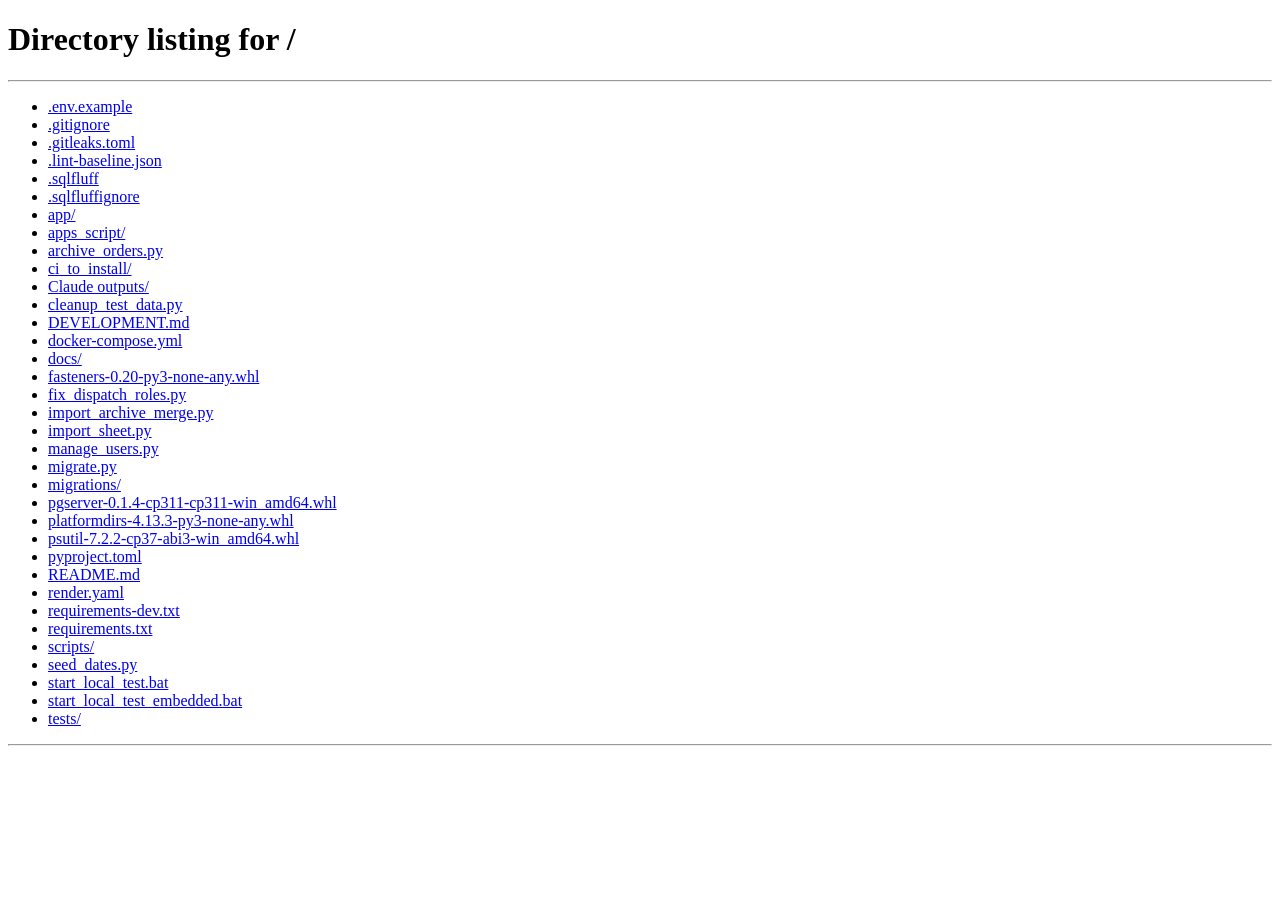
<file: app/static/payments/index.html>
<!DOCTYPE html>
<html>
<head>
  <base target="_top">
  <meta charset="utf-8">
  <meta name="viewport" content="width=device-width, initial-scale=1">
  <link rel="stylesheet" href="../modules/mobile.css">
  <script src="../modules/api.js"></script>

  <link rel="preconnect" href="https://fonts.googleapis.com">
  <link href="https://fonts.googleapis.com/css2?family=Inter:wght@400;500;600;700;800&display=swap" rel="stylesheet">
  <script src="../vendor/xlsx.full.min.js"></script>
  <script src="../vendor/jspdf.umd.min.js"></script>
  <script src="../vendor/html2canvas.min.js"></script>
  <style>
    :root{
      --navy:#0f2d52;
      --teal:#0a7c5c;
      --accent:#3b82f6;
      --accent-dark:#2563eb;
      --purple:#7c3aed;
      --pink:#db2777;
      --orange:#ea580c;
      --amber:#d97706;
      --ink:#1e293b;
      --muted:#64748b;
      --line:#e2e8f0;
      --bg:#f1f5f9;
      --card:#ffffff;
      --green:#16a34a;
      --green-bg:#dcfce7;
      --red:#dc2626;
      --red-bg:#fee2e2;
      --amber-bg:#fef3c7;
      --orange-bg:#ffedd5;
      --radius:14px;
      --shadow:0 2px 12px rgba(15,45,82,0.10);
      --shadow-lg:0 8px 32px rgba(15,45,82,0.18);
    }
    *{box-sizing:border-box;margin:0;padding:0;}
    html,body{min-height:100vh;}
    body{
      font-family:'Inter',-apple-system,BlinkMacSystemFont,'Segoe UI',sans-serif;
      background:var(--bg);
      color:var(--ink);
    }
    button,input,select{font-family:inherit;}
    button:focus-visible,input:focus-visible,select:focus-visible{
      outline:2px solid var(--accent);outline-offset:2px;
    }

    /* ===== LOGIN ===== */
    #loginScreen{
      min-height:100vh;
      display:flex;align-items:center;justify-content:center;
      background:linear-gradient(135deg,#0f2d52 0%,#1e5ba8 40%,#0a7c5c 100%);
      padding:20px;
      position:relative;
      overflow:hidden;
    }
    #loginScreen::before{
      content:'';position:absolute;inset:0;
      background:radial-gradient(ellipse at 20% 50%,rgba(59,130,246,0.18) 0%,transparent 60%),
                 radial-gradient(ellipse at 80% 20%,rgba(124,58,237,0.15) 0%,transparent 60%);
    }
    .login-card{
      background:rgba(255,255,255,0.97);
      width:100%;max-width:400px;
      border-radius:20px;
      padding:40px 36px;
      box-shadow:0 24px 64px rgba(15,45,82,0.40);
      text-align:center;
      position:relative;z-index:1;
    }
    .login-logo{
      width:64px;height:64px;
      background:linear-gradient(135deg,var(--navy),var(--teal));
      border-radius:16px;
      display:flex;align-items:center;justify-content:center;
      margin:0 auto 16px;
      font-size:26px;font-weight:800;color:#fff;letter-spacing:1px;
    }
    .login-card h1{font-size:22px;font-weight:800;color:var(--ink);margin-bottom:4px;}
    .login-card .sub{color:var(--muted);font-size:13px;margin-bottom:28px;}
    .field{text-align:left;margin-bottom:16px;}
    .field label{
      display:block;font-size:11.5px;font-weight:700;
      color:var(--muted);margin-bottom:6px;
      text-transform:uppercase;letter-spacing:.06em;
    }
    .field input,.field select{
      width:100%;padding:12px 14px;
      border:1.5px solid var(--line);border-radius:10px;
      font-size:14px;color:var(--ink);background:#fff;
      transition:border-color .15s;
    }
    .field input:focus,.field select:focus{border-color:var(--accent);outline:none;}
    .password-wrap{position:relative;}
    .password-wrap input{padding-right:44px;}
    .toggle-eye{
      position:absolute;right:8px;top:50%;transform:translateY(-50%);
      background:none;border:none;cursor:pointer;padding:6px;
      color:var(--muted);border-radius:6px;display:flex;
    }
    .toggle-eye:hover{color:var(--accent);background:#f1f5f9;}
    #loginError{
      display:none;background:var(--red-bg);color:var(--red);
      border-radius:8px;padding:10px 14px;font-size:13px;margin-bottom:16px;text-align:left;
    }
    .btn{
      display:inline-flex;align-items:center;justify-content:center;gap:6px;
      border:none;border-radius:10px;padding:11px 18px;
      font-size:14px;font-weight:600;cursor:pointer;
      transition:all .15s ease;
    }
    .btn:active{transform:translateY(1px);opacity:.92;}
    .btn-primary{background:linear-gradient(135deg,var(--accent),var(--accent-dark));color:#fff;width:100%;padding:13px;}
    .btn-primary:hover{box-shadow:0 4px 16px rgba(59,130,246,0.40);}
    .btn-approve{background:linear-gradient(135deg,#22c55e,var(--green));color:#fff;}
    .btn-approve:hover{box-shadow:0 3px 10px rgba(22,163,74,0.35);}
    .btn-reject{background:linear-gradient(135deg,#f87171,var(--red));color:#fff;}
    .btn-reject:hover{box-shadow:0 3px 10px rgba(220,38,38,0.35);}
    .btn-edit{background:linear-gradient(135deg,#6366f1,var(--purple));color:#fff;}
    .btn-edit:hover{box-shadow:0 3px 10px rgba(124,58,237,0.35);}
    .btn-ghost{background:rgba(255,255,255,0.15);color:#fff;border:1px solid rgba(255,255,255,0.35);}
    .btn-ghost:hover{background:rgba(255,255,255,0.25);}
    .btn-secondary{background:#fff;color:var(--navy);border:1.5px solid var(--line);}
    .btn-secondary:hover{background:var(--bg);border-color:var(--accent);}
    .btn-sm{padding:7px 13px;font-size:12.5px;}

    /* ===== APP SHELL ===== */
    #appScreen{display:none;min-height:100vh;}

    /* Topbar */
    header.topbar{
      background:linear-gradient(100deg,var(--navy) 0%,#1e4d8c 50%,var(--teal) 100%);
      color:#fff;padding:16px 28px;
      display:flex;align-items:center;justify-content:space-between;flex-wrap:wrap;gap:12px;
      box-shadow:0 4px 20px rgba(15,45,82,0.30);
      position:sticky;top:0;z-index:50;
    }
    .topbar-left{display:flex;align-items:center;gap:14px;}
    .topbar-logo{
      width:42px;height:42px;
      background:rgba(255,255,255,0.18);
      border-radius:10px;display:flex;align-items:center;justify-content:center;
      font-weight:800;font-size:15px;letter-spacing:.5px;
    }
    .topbar-title{display:flex;flex-direction:column;}
    .topbar-title .brand{font-size:11px;font-weight:700;letter-spacing:.14em;opacity:.75;}
    .topbar-title h2{font-size:18px;font-weight:800;margin-top:1px;}
    .topbar-right{display:flex;align-items:center;gap:10px;}
    .role-pill{
      background:rgba(255,255,255,0.18);
      padding:5px 14px;border-radius:999px;font-size:12px;font-weight:700;letter-spacing:.04em;
    }
    .role-pill.role-admin{background:rgba(124,58,237,0.35);}
    .role-pill.role-account{background:rgba(59,130,246,0.35);}
    .role-pill.role-cashier{background:rgba(10,124,92,0.35);}

    /* Main */
    main{max-width:1300px;margin:0 auto;padding:24px 20px 60px;}

    /* ===== SEARCH BAR ===== */
    .search-bar{
      background:#fff;border-radius:var(--radius);
      padding:12px 16px;margin-bottom:12px;
      box-shadow:var(--shadow);border:1.5px solid var(--line);
      display:flex;align-items:center;gap:10px;flex-wrap:wrap;
    }
    .search-bar label{
      font-size:11.5px;font-weight:700;color:var(--muted);
      text-transform:uppercase;letter-spacing:.05em;white-space:nowrap;
    }
    .sb-input{
      display:flex;align-items:center;gap:7px;
      background:#f8fafc;border:1.5px solid var(--line);
      border-radius:8px;padding:7px 11px;flex:1;min-width:170px;
      transition:border-color .15s;
    }
    .sb-input:focus-within{border-color:var(--accent);background:#fff;}
    .sb-input svg{color:var(--muted);flex-shrink:0;}
    .sb-input input{border:none;outline:none;background:transparent;font-size:13.5px;color:var(--ink);width:100%;}
    .sb-input input::placeholder{color:var(--muted);}
    .sb-divider{width:1px;height:28px;background:var(--line);flex-shrink:0;}
    .btn-search{
      background:linear-gradient(135deg,var(--accent),var(--accent-dark));
      color:#fff;border:none;border-radius:8px;
      padding:9px 20px;font-size:13.5px;font-weight:700;cursor:pointer;
      display:flex;align-items:center;gap:6px;transition:all .15s;white-space:nowrap;
    }
    .btn-search:hover{box-shadow:0 3px 12px rgba(59,130,246,0.35);}
    .btn-search-clear{
      background:none;border:none;cursor:pointer;
      color:var(--muted);font-size:14px;padding:4px 8px;
      border-radius:6px;display:none;
    }
    .btn-search-clear:hover{background:var(--red-bg);color:var(--red);}

    /* ===== TOOLBAR ===== */
    .toolbar{
      display:flex;gap:10px;align-items:flex-end;flex-wrap:wrap;margin-bottom:16px;
    }
    .toolbar .field{margin:0;min-width:160px;}
    .tb-action-btn{
      border:none;border-radius:10px;padding:10px 16px;
      font-size:13px;font-weight:700;cursor:pointer;white-space:nowrap;
      transition:all .15s;color:#fff;
    }
    .tb-action-btn.blue{background:linear-gradient(135deg,var(--accent),var(--accent-dark));}
    .tb-action-btn.blue:hover{box-shadow:0 4px 14px rgba(59,130,246,0.35);}
    .tb-action-btn.green{background:linear-gradient(135deg,#0a7c5c,#10b981);}
    .tb-action-btn.green:hover{box-shadow:0 4px 14px rgba(16,185,129,0.35);}

    .scope-label{
      font-size:12px;font-weight:700;color:var(--muted);
      text-transform:uppercase;letter-spacing:.06em;margin-bottom:12px;
    }

    /* ===== ENTRY / ADD PARTY PANELS ===== */
    .panel{
      background:var(--card);border-radius:var(--radius);
      border:1.5px solid var(--line);
      padding:22px;margin-bottom:20px;
      box-shadow:var(--shadow);
    }
    .panel-header{
      display:flex;align-items:center;gap:10px;margin-bottom:18px;
    }
    .panel-header h3{margin:0;font-size:15px;font-weight:700;}
    .panel-header .panel-icon{
      width:34px;height:34px;border-radius:8px;
      display:flex;align-items:center;justify-content:center;font-size:16px;flex-shrink:0;
    }
    .form-grid{
      display:grid;grid-template-columns:repeat(auto-fit,minmax(160px,1fr));gap:14px;
    }
    .form-grid .field{margin:0;}
    .form-actions{margin-top:18px;display:flex;align-items:center;gap:12px;flex-wrap:wrap;}
    #saveMsg,#editMsg,#addPartyMsg{font-size:13px;display:none;}
    #saveMsg.ok,#editMsg.ok,#addPartyMsg.ok{color:var(--green);}
    #saveMsg.err,#editMsg.err,#addPartyMsg.err{color:var(--red);}

    /* ===== SUMMARY CARDS ===== */
    .cards{
      display:grid;grid-template-columns:repeat(auto-fit,minmax(140px,1fr));
      gap:10px;margin-bottom:16px;
    }
    .card{
      border-radius:var(--radius);padding:10px 14px;
      cursor:pointer;transition:all .2s ease;
      position:relative;overflow:hidden;
      border:2px solid transparent;
    }
    .card::before{
      content:'';position:absolute;right:-20px;top:-20px;
      width:60px;height:60px;border-radius:50%;opacity:.12;
    }
    .card.active-card{border-color:rgba(255,255,255,0.6);transform:scale(1.03);}
    .card:hover{transform:translateY(-2px);box-shadow:var(--shadow-lg);}
    .card:active{transform:translateY(0);}
    .card .label{font-size:10px;font-weight:700;text-transform:uppercase;letter-spacing:.06em;opacity:.85;}
    .card .value{font-size:17px;font-weight:800;margin-top:4px;}
    .card .card-sub{font-size:10px;margin-top:2px;opacity:.75;}

    .card-cyan   {background:linear-gradient(135deg,#0891b2,#06b6d4);color:#fff;}
    .card-cyan::before{background:#fff;}
    .card-blue   {background:linear-gradient(135deg,#2563eb,#60a5fa);color:#fff;}
    .card-blue::before{background:#fff;}
    .card-green  {background:linear-gradient(135deg,#16a34a,#4ade80);color:#fff;}
    .card-green::before{background:#fff;}
    .card-red    {background:linear-gradient(135deg,#dc2626,#f87171);color:#fff;}
    .card-red::before{background:#fff;}
    .card-purple {background:linear-gradient(135deg,#7c3aed,#a78bfa);color:#fff;}
    .card-purple::before{background:#fff;}
    .card-orange {background:linear-gradient(135deg,#ea580c,#fb923c);color:#fff;}
    .card-orange::before{background:#fff;}

    /* ===== TRANSACTION LIST PANEL ===== */
    .list-panel{
      background:var(--card);border-radius:var(--radius);
      border:1.5px solid var(--line);
      padding:20px;box-shadow:var(--shadow);
      overflow:visible;
    }
    .list-header{
      display:flex;align-items:center;gap:10px;flex-wrap:wrap;margin-bottom:16px;
    }
    .list-header h3{margin:0;font-size:15px;font-weight:700;flex:1;min-width:160px;}

    /* Status tabs */
    .tabbar{
      display:flex;gap:4px;
      background:var(--bg);border-radius:999px;padding:4px;
    }
    .tabbar button{
      border:none;background:transparent;
      padding:6px 14px;border-radius:999px;
      font-size:12.5px;font-weight:700;color:var(--muted);cursor:pointer;
      transition:all .15s;
    }
    .tabbar button.active{background:var(--navy);color:#fff;}

    /* Action links */
    .action-link{
      font-size:12.5px;color:var(--accent);cursor:pointer;font-weight:600;
      display:inline-flex;align-items:center;gap:4px;
      padding:5px 10px;border-radius:6px;
      transition:background .15s;
    }
    .action-link:hover{background:rgba(59,130,246,0.08);}
    .action-link.danger{color:var(--red);}
    .action-link.danger:hover{background:rgba(220,38,38,0.08);}

    /* ===== TABLE ===== */
    .table-wrap{
      overflow-x:auto;
      overflow-y:auto;
      max-height:72vh;
      border:1.5px solid var(--line);
      border-radius:10px;
      scrollbar-width:thin;
      scrollbar-color:var(--accent) #e2e8f0;
    }
    .table-wrap::-webkit-scrollbar{width:6px;height:6px;}
    .table-wrap::-webkit-scrollbar-track{background:#f1f5f9;border-radius:999px;}
    .table-wrap::-webkit-scrollbar-thumb{background:var(--accent);border-radius:999px;}
    .table-wrap::-webkit-scrollbar-thumb:hover{background:var(--accent-dark);}
    .table-wrap::-webkit-scrollbar-corner{background:#f1f5f9;}

    table{width:100%;table-layout:auto;border-collapse:collapse;font-size:13px;}

    col.c-sno     {width:42px;}
    col.c-date    {width:68px;}
    col.c-company {width:72px;}
    col.c-type    {width:80px;}
    col.c-invoice {width:52px;}
    col.c-party   {width:18%;}
    col.c-amount  {width:80px;}
    col.c-mode    {width:58px;}
    col.c-by      {width:58px;}
    col.c-status  {width:30px;}
    col.c-remarks {width:0;display:none;}
    col.c-action  {width:108px;}

    thead th{
      position:sticky;top:0;z-index:10;
      text-align:left;font-size:11.5px;font-weight:700;
      text-transform:uppercase;letter-spacing:.04em;color:var(--muted);
      border-bottom:2px solid var(--line);
      padding:11px 9px;white-space:nowrap;
      background:#fff;
    }

    tbody td{
      padding:11px 9px;
      border-bottom:1px solid var(--line);
      vertical-align:middle;
      overflow:hidden;
      text-overflow:ellipsis;
      white-space:nowrap;
      font-size:13.5px;
    }
    tbody tr:hover{background:#f8fafc;}
    tbody tr.row-highlight{background:#eff6ff;}

    td.c-party{
      white-space:normal !important;
      word-break:break-word;
      line-height:1.4;
      max-width:180px;
      min-width:100px;
      vertical-align:top;
      padding-top:11px;
    }
    td.td-remarks{
      white-space:normal !important;
      word-break:break-word;
      line-height:1.4;
      max-width:160px;
      min-width:100px;
      vertical-align:top;
      padding-top:11px;
    }

    td.c-sno{color:var(--muted);font-size:11.5px;font-weight:700;text-align:center;}
    th.c-sno-th{text-align:center;}

    .inv-sub{font-size:10.5px;color:var(--muted);font-weight:600;margin-top:2px;display:block;}

    .row-actions{display:flex;gap:3px;flex-wrap:nowrap;align-items:center;}
    tbody td strong{font-size:14px;font-weight:700;color:var(--ink);}
    .txnid-label{font-size:9px;color:var(--muted);font-weight:600;margin-bottom:2px;letter-spacing:.02em;}
    thead th:last-child{
      position:sticky;right:0;z-index:15;
      background:#fff;
      box-shadow:-3px 0 8px rgba(15,45,82,0.09);
    }
    tbody td:last-child{
      position:sticky;right:0;z-index:4;
      background:#fff;
      box-shadow:-3px 0 8px rgba(15,45,82,0.09);
    }
    tbody tr:hover td:last-child{background:#f8fafc;}

    /* Pills */
    .pill{
      display:inline-flex;align-items:center;justify-content:center;
      width:22px;height:22px;border-radius:50%;
      font-size:10px;font-weight:800;
    }
    .pill-pending {background:var(--amber-bg);color:var(--amber);}
    .pill-approved{background:var(--green-bg);color:var(--green);}
    .pill-rejected{background:var(--red-bg);color:var(--red);}
    .flag-backdated{
      display:inline-block;margin-left:4px;padding:2px 6px;border-radius:999px;
      background:var(--orange-bg);color:var(--orange);font-size:10px;font-weight:700;
    }
    .flag-locked{
      display:inline-block;margin-left:6px;padding:2px 8px;border-radius:999px;
      background:var(--bg);color:var(--muted);font-size:10px;font-weight:700;
    }
    .row-actions .btn{padding:5px 10px;font-size:12px;white-space:nowrap;min-width:0;}
    .small-note{color:var(--muted);font-size:12px;}
    .flag-warn{color:#b45309;font-weight:800;cursor:help;margin-left:4px;}
    .merge-wrap{overflow-x:auto;}
    #mergeTable{width:100%;border-collapse:collapse;font-size:13px;}
    #mergeTable th,#mergeTable td{padding:8px 6px;border-bottom:1px solid var(--border,#e5e7eb);text-align:left;vertical-align:top;}
    #mergeTable input,#mergeTable select{width:100%;min-width:90px;padding:6px 8px;border:1px solid var(--border,#d1d5db);border-radius:6px;font:inherit;}
    #mergeTable input.merge-amt{min-width:96px;text-align:right;}
    .merge-tag{display:inline-block;background:#e0f2fe;color:#075985;border-radius:6px;padding:2px 8px;font-size:12px;font-weight:700;}
    .merge-tag-warn{background:#fef3c7;color:#92400e;}
    .merge-err{color:#b91c1c;font-size:12px;font-weight:700;}
    .merge-ok{color:#15803d;font-size:12px;font-weight:700;}
    .empty-state{text-align:center;color:var(--muted);padding:40px 10px;font-size:13.5px;}
    .empty-state .empty-icon{font-size:32px;margin-bottom:8px;}

    /* Suggest list */
    .suggest-list{
      position:absolute;z-index:30;top:100%;left:0;right:0;
      background:#fff;border:1.5px solid var(--line);border-radius:10px;
      margin-top:4px;max-height:220px;overflow-y:auto;
      box-shadow:var(--shadow-lg);display:none;
    }
    .suggest-list.open{display:block;}
    .suggest-item{padding:9px 12px;font-size:13.5px;cursor:pointer;}
    .suggest-item:hover{background:var(--bg);}
    .suggest-empty{padding:9px 12px;font-size:12.5px;color:var(--muted);}

    /* ===== MODAL ===== */
    .modal-backdrop{
      display:none;position:fixed;inset:0;
      background:rgba(15,45,82,0.55);z-index:100;
      align-items:center;justify-content:center;padding:20px;
      backdrop-filter:blur(3px);
    }
    .modal-backdrop.open{display:flex;}
    .modal-box{
      background:#fff;border-radius:var(--radius);
      max-width:660px;width:100%;max-height:90vh;overflow-y:auto;
      padding:26px;box-shadow:var(--shadow-lg);
    }
    .modal-top{
      display:flex;align-items:center;justify-content:space-between;margin-bottom:18px;
    }
    .modal-top h3{margin:0;font-size:17px;font-weight:700;}
    .modal-close{
      background:none;border:none;cursor:pointer;
      font-size:22px;color:var(--muted);line-height:1;
      padding:4px 8px;border-radius:6px;
    }
    .modal-close:hover{background:var(--bg);color:var(--ink);}

    /* ===== SEARCH HIGHLIGHT ===== */
    mark{background:#fef08a;color:inherit;border-radius:2px;padding:0 2px;}

    /* ===== RESPONSIVE ===== */
    @media(max-width:640px){
      header.topbar{padding:14px 16px;}
      main{padding:14px 12px 40px;}
      .cards{grid-template-columns:repeat(2,1fr);}
      .panel{padding:16px;}
      .list-panel{padding:14px;}
    }

    .clear-date-link{
      font-size:12.5px;color:var(--red);cursor:pointer;font-weight:600;display:none;
    }
    .clear-date-link:hover{text-decoration:underline;}

    .divider{height:1px;background:var(--line);margin:4px 0;}

    /* ===== TOP FILTER BAR (all three tabs) ===== */
    .fbar{
      background:#fff;border-radius:var(--radius);padding:9px 12px;margin-bottom:12px;
      box-shadow:var(--shadow);border:1.5px solid var(--line);
      display:flex;flex-wrap:wrap;gap:8px;align-items:center;
    }
    .fbar.flat{box-shadow:none;border:none;padding:0 0 10px;margin-bottom:0;}
    .fbar .fitem{display:flex;align-items:center;gap:5px;margin:0;}
    .fbar .fitem.fsearch{flex:1 1 210px;min-width:170px;}
    .fbar .field{margin:0;min-width:0;}
    .fbar .flab{font-size:11px;font-weight:700;color:var(--muted);text-transform:uppercase;letter-spacing:.05em;}
    .fbar .fc{
      height:34px;padding:0 9px;border:1.5px solid var(--line);border-radius:8px;
      font-size:13px;color:var(--ink);background:#fff;min-width:0;width:auto;
    }
    .fbar .fc:focus{border-color:var(--accent);outline:none;}
    .fbar .fsearch .fc{width:100%;background:#f8fafc;}
    .fbar input[type=number].fc{width:84px;}
    .fbar .fgap{flex:1 1 0;}
    .fbar .fmore{flex-basis:100%;display:flex;flex-wrap:wrap;gap:8px;align-items:center;padding-top:8px;border-top:1px dashed var(--line);}
    .fbtn{
      height:34px;border:none;border-radius:8px;padding:0 13px;font-size:12.5px;font-weight:700;
      cursor:pointer;white-space:nowrap;color:#fff;transition:all .15s;
    }
    .fbtn.blue{background:linear-gradient(135deg,var(--accent),var(--accent-dark));}
    .fbtn.green{background:linear-gradient(135deg,#0a7c5c,#10b981);}
    .fbtn.teal{background:var(--teal);}
    .fbtn.navy{background:var(--navy);}
    .fbtn.ghost{background:#fff;color:var(--ink);border:1.5px solid var(--line);}
    .fbtn:hover{box-shadow:0 3px 10px rgba(15,45,82,0.2);}
    .fbtn.on{border-color:var(--accent);color:var(--accent);}
    /* multi-select dropdown used by the filters */
    .ms{position:relative;}
    .ms-btn{
      height:34px;display:inline-flex;align-items:center;gap:6px;background:#fff;border:1.5px solid var(--line);
      border-radius:8px;padding:0 10px;font-size:13px;color:var(--ink);cursor:pointer;white-space:nowrap;
    }
    .ms-btn.active{border-color:var(--accent);background:#eff6ff;}
    .ms-count{color:var(--accent-dark);font-weight:700;max-width:110px;overflow:hidden;text-overflow:ellipsis;}
    .ms-caret{font-size:10px;color:var(--muted);}
    .ms-panel{
      display:none;position:absolute;left:0;top:38px;z-index:60;min-width:210px;max-width:320px;background:#fff;
      border:1.5px solid var(--line);border-radius:10px;box-shadow:0 8px 28px rgba(15,45,82,.2);padding:6px;
    }
    .ms.open .ms-panel{display:block;}
    .ms-panel input[type=text]{width:100%;height:30px;border:1.5px solid var(--line);border-radius:6px;padding:0 8px;font-size:12.5px;margin-bottom:4px;}
    .ms-list{max-height:240px;overflow-y:auto;}
    .ms-item{display:flex;align-items:center;gap:8px;padding:5px 8px;border-radius:6px;font-size:13px;cursor:pointer;}
    .ms-item:hover{background:var(--bg);}
    .ms-item input{width:15px;height:15px;accent-color:var(--accent);flex-shrink:0;}
    .ms-clear{display:block;width:100%;text-align:left;background:none;border:none;color:var(--accent);font-weight:600;font-size:12.5px;padding:4px 8px;cursor:pointer;}
    /* statement tables: long text wraps instead of pushing the Amount / Balance columns off the page (and out of the PDF) */
    .wrapcells tbody td{white-space:normal;word-break:break-word;}
    .wrapcells tbody td.num{white-space:nowrap;}
    .wrapcells tbody td:nth-child(-n+3){white-space:nowrap;}
    .flag-warn.clickable{cursor:pointer;text-decoration:underline dotted;}
    /* file pick: an icon, not a text box */
    .upl-row{display:flex;align-items:center;gap:8px;flex-wrap:wrap;}
    .upl-btn{
      width:40px;height:40px;border-radius:10px;border:1.5px solid var(--line);background:#fff;color:var(--accent);
      display:inline-flex;align-items:center;justify-content:center;cursor:pointer;transition:all .15s;
    }
    .upl-btn:hover{border-color:var(--accent);background:#eff6ff;}
    .upl-info{font-size:12px;color:var(--muted);max-width:220px;overflow:hidden;text-overflow:ellipsis;white-space:nowrap;}
    .warn-grid{display:grid;grid-template-columns:140px 1fr;gap:4px 12px;font-size:13px;margin:6px 0 12px;}
    .warn-grid dt{color:var(--muted);font-weight:600;}
    .warn-grid dd{margin:0;}
    .warn-ev{border-left:3px solid var(--accent);padding:4px 0 4px 10px;margin:8px 0;font-size:13px;}
    .warn-ev ul{margin:4px 0 0 16px;padding:0;}
    /* click a column name to sort */
    th.sortable{cursor:pointer;user-select:none;white-space:nowrap;}
    th.sortable:hover{color:var(--accent);}
    th.sortable .si{font-size:10px;margin-left:4px;opacity:.35;}
    th.sortable.sorted{color:var(--accent);}
    th.sortable.sorted .si{opacity:1;}

    /* ===== PENDING MODE INDICATOR ===== */
    .mode-pending-badge{
      display:inline-block;padding:2px 7px;border-radius:999px;
      background:var(--amber-bg);color:var(--amber);
      font-size:10px;font-weight:800;letter-spacing:.04em;
      vertical-align:middle;margin-left:3px;
    }
  </style>
</head>
<body>

<!-- ===================== LOGIN ===================== -->
<div id="loginScreen">
  <div class="login-card">
    <div class="login-logo">VT</div>
    <h1>Code Blue</h1>
    <p class="sub">Business Payment Dashboard</p>
    <div id="loginError"></div>
    <div class="field">
      <label for="loginUsername">Username</label>
      <input id="loginUsername" type="text" autocomplete="username" placeholder="account / cashier / admin">
    </div>
    <div class="field">
      <label for="loginPassword">Password</label>
      <div class="password-wrap">
        <input id="loginPassword" type="password" autocomplete="current-password" placeholder="••••••••">
        <button type="button" class="toggle-eye" onclick="togglePasswordVisibility()" aria-label="Show password">
          <svg id="eyeIcon" width="18" height="18" viewBox="0 0 24 24" fill="none" stroke="currentColor" stroke-width="2" stroke-linecap="round" stroke-linejoin="round">
            <path d="M1 12s4-8 11-8 11 8 11 8-4 8-11 8-11-8-11-8Z"/><circle cx="12" cy="12" r="3"/>
          </svg>
        </button>
      </div>
    </div>
    <button class="btn btn-primary" onclick="handleLogin()">Log in →</button>
  </div>
</div>

<!-- ===================== APP ===================== -->
<div id="appScreen">
  <header class="topbar">
    <div class="topbar-left">
      <div class="topbar-logo">VT</div>
      <div class="topbar-title">
        <span class="brand">VARDHMAN TRADERS</span>
        <h2>Payment Dashboard</h2>
      </div>
    </div>
    <div class="topbar-right">
      <span class="role-pill" id="roleBadge">—</span>
      <span id="fullNameLabel" style="font-size:13px;opacity:.9;"></span>
      <button class="btn btn-ghost btn-sm" onclick="handleLogout()">Log out</button>
    </div>
  </header>

  <main>
    <div class="tabbar" id="payTabs" style="display:none;margin-bottom:16px;">
      <button id="payTabTxn" class="active" onclick="payTab('txn')">Transactions</button>
      <button id="payTabExp" onclick="payTab('exp')">Regular Expenses</button>
      <button id="payTabCh" onclick="payTab('ch')">Upload Challan</button>
    </div>
    <div id="payArea">
    <!-- FILTER BAR: search + every column filter in one compact row (More filters opens the rest) -->
    <div class="fbar" id="toolbar">
      <div class="fitem fsearch"><input type="text" id="searchInvoice" class="fc" placeholder="🔍 Invoice / Challan no. / Party / Remarks…" aria-label="Search" oninput="onSearchInput()"></div>
      <div class="fitem field" id="companyFilterField"><select id="companyFilter" class="fc" aria-label="Company" onchange="onFilterChange()"><option value="All Companies">All Companies</option></select></div>
      <div class="fitem field" id="dateFromField" style="display:none;"><span class="flab">From</span><input type="date" id="dateFrom" class="fc" onchange="onFilterChange()"></div>
      <div class="fitem field" id="dateToField" style="display:none;"><span class="flab">To</span><input type="date" id="dateTo" class="fc" onchange="onFilterChange()"></div>
      <div class="fitem"><select id="statusFilter" class="fc" aria-label="Show entries" onchange="setStatusTab(this.value)"></select></div>
      <div class="fitem" id="fmsMain"></div>
      <button type="button" class="fbtn ghost" id="moreFiltersBtn" onclick="toggleMoreFilters()">More filters ▾</button>
      <span class="clear-date-link" id="clearDateLink" onclick="clearDateFilter()">Clear dates ✕</span>
      <button type="button" class="btn-search-clear" id="searchClearBtn" onclick="clearAllFilters()">✕ Clear filters</button>
      <span class="fgap"></span>
      <div id="entryPanelWrap" style="display:none;"><button class="fbtn blue" id="entryToggleBtn" onclick="togglePanel('entryPanel','entryToggleBtn','+ New Entry')">+ New Entry</button></div>
      <div id="addPartyPanelWrap" style="display:none;"><button class="fbtn green" id="addPartyToggleBtn" onclick="openAddPartyPanel()">+ Party</button></div>
      <button class="fbtn blue" onclick="refreshAll()" title="Reload from the server">⟳ Refresh</button>
      <div class="fmore" id="fmore" style="display:none;">
        <div class="fitem" id="fmsMore"></div>
        <div class="fitem"><span class="flab">Amount</span><input type="number" id="amtMin" class="fc" placeholder="min" step="0.01" oninput="onAmountInput()"><input type="number" id="amtMax" class="fc" placeholder="max" step="0.01" oninput="onAmountInput()"></div>
      </div>
    </div>

    <!-- ========== ENTRY PANEL ========== -->
    <div id="entryPanel" class="panel" style="display:none;margin-bottom:20px;">
      <div class="panel-header">
        <div class="panel-icon" style="background:#eff6ff;color:var(--accent);">✏️</div>
        <h3>New Transaction Entry</h3>
      </div>
      <div class="form-grid">
        <div class="field">
          <label for="f_date">Date</label>
          <input type="date" id="f_date">
        </div>
        <div class="field">
          <label for="f_type">Type</label>
          <!-- CHANGE 1: "Sales Cash" option removed from New Entry dropdown -->
          <!-- CHANGE v19: onchange added — party list reloads when Type changes -->
          <select id="f_type" onchange="loadPartiesForTypeCompany()">
            <option>Payment Received</option>
            <option>Payment Paid</option>
            <option>Sales</option>
            <option>Expense</option>
            <option>Cash Deposit</option>
            <option>Cash Withdrawn</option>
            <option>Sale Return</option>
          </select>
        </div>
        <div class="field">
          <label for="f_company">Company</label>
          <!-- CHANGE v19: onchange now calls combined type+company loader -->
          <select id="f_company" onchange="loadPartiesForTypeCompany()"></select>
        </div>
        <div class="field">
          <label for="f_invoice">Invoice / Challan No.</label>
          <input type="text" id="f_invoice" placeholder="Invoice or Challan No.">
        </div>
        <div class="field" style="position:relative;">
          <label for="f_party_input">Party</label>
          <input type="text" id="f_party_input" autocomplete="off" placeholder="Type to search…"
            oninput="onPartyInput()" onfocus="onPartyInput()" onblur="hidePartySuggestionsSoon()">
          <div id="f_party_suggestions" class="suggest-list"></div>
        </div>
        <div class="field">
          <label for="f_amount">Amount (₹) <span style="font-weight:400;color:var(--muted,#64748b)">- saved ÷ 100</span></label>
          <input type="number" id="f_amount" min="0" step="0.01" placeholder="0.00">
        </div>
        <div class="field">
          <label for="f_mode">Mode</label>
          <select id="f_mode" onchange="onModeChange()"></select>
        </div>
        <div class="field" style="grid-column:1/-1;">
          <label for="f_remarks">Remarks</label>
          <input type="text" id="f_remarks" placeholder="Optional note">
        </div>
      </div>
      <div id="pendingModeHint" style="display:none;margin-top:10px;padding:9px 14px;background:var(--amber-bg);border-radius:8px;font-size:12.5px;color:var(--amber);font-weight:600;">
        ⚠️ Mode "PENDING" selected — this entry will stay <strong>Pending</strong> until approved by Account.
      </div>
      <div class="form-actions">
        <button class="btn btn-primary" style="width:auto;" onclick="handleSave()">Save Entry</button>
        <div id="saveMsg"></div>
      </div>
    </div>

    <!-- ADD PARTY PANEL -->
    <div id="addPartyPanel" class="panel" style="display:none;margin-bottom:20px;">
      <div class="panel-header">
        <div class="panel-icon" style="background:#f0fdf4;color:var(--green);">👤</div>
        <h3>Add New Party</h3>
      </div>
      <div class="form-grid">
        <div class="field" style="grid-column:span 2;">
          <label for="np_name">Party Name</label>
          <input type="text" id="np_name" placeholder="New party name">
        </div>
      </div>
      <p style="font-size:11.5px;color:var(--muted);margin-top:10px;padding:8px 12px;background:var(--bg);border-radius:8px;">
        💡 One party list for every company and type. A name typed on an entry that is not in the list is added to it automatically.
      </p>
      <div class="form-actions">
        <button class="btn btn-primary" style="width:auto;" onclick="handleAddParty()">Add Party</button>
        <div id="addPartyMsg"></div>
      </div>
    </div>

    <!-- SCOPE LABEL -->
    <p class="scope-label" id="scopeLabel">Summary</p>

    <!-- merged entries whose O2D / VT Decor source changed afterwards -->
    <div id="changedNotice"></div>

    <!-- SUMMARY CARDS -->
    <div class="cards" id="cardsRow"></div>

    <!-- TRANSACTION LIST -->
    <div class="list-panel" id="txnListPanel">
      <div class="list-header">
        <h3 id="listTitle">Transaction List</h3>
        <span class="action-link danger" id="clearFilterLink" onclick="clearCardFilter()" style="display:none;">✕ Clear filter</span>
        <span class="action-link main-only" onclick="exportFilteredPDF()">⬇ PDF</span>
        <span class="action-link main-only" onclick="exportFilteredExcel()">⬇ Excel</span>
      </div>
      <div class="table-wrap">
        <table id="mainTable">
          <colgroup>
            <col class="c-date"><col class="c-company"><col class="c-type">
            <col class="c-invoice"><col class="c-party"><col class="c-amount">
            <col class="c-mode"><col class="c-by"><col class="c-status">
            <col class="c-remarks"><col class="c-action">
          </colgroup>
          <thead>
            <tr>
              <th class="sortable" data-k="date" onclick="sortBy('txn','date')">Date<span class="si">⇅</span></th>
              <th class="sortable" data-k="company" onclick="sortBy('txn','company')">Co.<span class="si">⇅</span></th>
              <th class="sortable" data-k="source" onclick="sortBy('txn','source')">Src<span class="si">⇅</span></th>
              <th class="sortable" data-k="type" onclick="sortBy('txn','type')">Type<span class="si">⇅</span></th>
              <th class="sortable" data-k="invoice" onclick="sortBy('txn','invoice')">Inv.<span class="si">⇅</span></th>
              <th class="sortable" data-k="party" onclick="sortBy('txn','party')">Party<span class="si">⇅</span></th>
              <th class="sortable" data-k="amount" onclick="sortBy('txn','amount')">Amt<span class="si">⇅</span></th>
              <th class="sortable" data-k="mode" onclick="sortBy('txn','mode')">Mode<span class="si">⇅</span></th>
              <th class="sortable" data-k="createdby" onclick="sortBy('txn','createdby')">By<span class="si">⇅</span></th>
              <th class="sortable" data-k="status" onclick="sortBy('txn','status')">St.<span class="si">⇅</span></th>
              <th class="th-remarks sortable" data-k="remarks" style="display:none;" onclick="sortBy('txn','remarks')">Remarks<span class="si">⇅</span></th>
              <th>Action</th>
            </tr>
          </thead>
          <tbody id="txnBody">
            <tr><td colspan="12"><div class="empty-state"><div class="empty-icon">⏳</div>Loading…</div></td></tr>
          </tbody>
        </table>
      </div>
      <div id="mergePanel" style="display:none;">
        <h4 id="mergeTitle" style="margin:12px 0 4px;"></h4>
        <p class="small-note" style="margin-bottom:8px;">Orders the cashier confirmed on O2D, and money entered on the VT Decor dashboard. Add what the source does not know and merge: each row becomes a Pending entry (Cash and / or Bank) for the accountant to approve. <span id="mergeReq"></span></p>
        <label class="small-note" style="display:block;margin-bottom:8px;"><input type="checkbox" onchange="toggleShowMerged(this.checked)"> Show merged (last 30 days)</label>
        <div class="merge-wrap">
          <table id="mergeTable">
            <thead><tr>
              <th class="sortable" data-k="date" onclick="sortBy('merge','date')">Date<span class="si">⇅</span></th>
              <th class="sortable" data-k="dc" onclick="sortBy('merge','dc')">DC / Inv<span class="si">⇅</span></th>
              <th class="sortable" data-k="address" onclick="sortBy('merge','address')">Address<span class="si">⇅</span></th>
              <th class="sortable" data-k="o2d" onclick="sortBy('merge','o2d')">O2D payment<span class="si">⇅</span></th>
              <th class="sortable" data-k="company" onclick="sortBy('merge','company')">Company<span class="si">⇅</span></th>
              <th class="sortable" data-k="party" onclick="sortBy('merge','party')">Party<span class="si">⇅</span></th>
              <th class="sortable" data-k="cash" onclick="sortBy('merge','cash')">Cash<span class="si">⇅</span></th>
              <th class="sortable" data-k="bank" onclick="sortBy('merge','bank')">Bank<span class="si">⇅</span></th>
              <th class="sortable" data-k="total" onclick="sortBy('merge','total')">Total<span class="si">⇅</span></th>
              <th class="sortable" data-k="remarks" onclick="sortBy('merge','remarks')">Remarks<span class="si">⇅</span></th>
              <th class="sortable" data-k="status" onclick="sortBy('merge','status')">Status<span class="si">⇅</span></th><th></th></tr></thead>
            <tbody id="mergeBody"></tbody>
          </table>
        </div>
      </div>
      <p id="txnDebugLine" class="small-note" style="margin-top:10px;"></p>
    </div>
    </div>

    <!-- ===================== UPLOAD CHALLAN ===================== -->
    <div id="chArea" style="display:none;">
      <div class="list-panel">
        <div class="list-header"><h3>Upload challan</h3></div>
        <p id="chOff" style="display:none;color:var(--red);font-size:13px;margin:0 4px 10px;">Photo storage is not set up yet, so challans cannot be uploaded. Ask the administrator.</p>
        <div id="chForm">
          <div class="form-grid" style="grid-template-columns:repeat(auto-fit,minmax(190px,1fr));">
<div class="field"><label>Challan file</label>
              <div class="upl-row">
                <button type="button" class="upl-btn" title="Choose a photo or PDF from this device" aria-label="Choose a photo or PDF" onclick="document.getElementById('chFile').click()"><svg viewBox="0 0 24 24" width="20" height="20" fill="none" stroke="currentColor" stroke-width="2" stroke-linecap="round" stroke-linejoin="round" aria-hidden="true"><path d="M21 15v4a2 2 0 0 1-2 2H5a2 2 0 0 1-2-2v-4"/><polyline points="17 8 12 3 7 8"/><line x1="12" y1="3" x2="12" y2="15"/></svg></button>
                <button type="button" class="upl-btn" title="Take a photo with the camera" aria-label="Take a photo with the camera" onclick="document.getElementById('chCam').click()"><svg viewBox="0 0 24 24" width="20" height="20" fill="none" stroke="currentColor" stroke-width="2" stroke-linecap="round" stroke-linejoin="round" aria-hidden="true"><path d="M23 19a2 2 0 0 1-2 2H3a2 2 0 0 1-2-2V8a2 2 0 0 1 2-2h4l2-3h6l2 3h4a2 2 0 0 1 2 2z"/><circle cx="12" cy="13" r="4"/></svg></button>
                <span id="chCamInfo" class="upl-info"></span>
              </div>
              <input type="file" id="chFile" accept="image/*,application/pdf" style="display:none" onchange="chFilePicked(this)">
              <input type="file" id="chCam" accept="image/*" capture="environment" style="display:none" onchange="chCamTaken(this)">
            </div>
            <div class="field"><label for="chDate">Challan date</label><input type="date" id="chDate"></div>
            <div class="field"><label for="chRef">Challan no. (optional)</label><input type="text" id="chRef" maxlength="100"></div>
            <div class="field"><label for="chNote">Note (optional)</label><input type="text" id="chNote" maxlength="500"></div>
          </div>
          <p id="chMsg" style="color:var(--red);font-size:13px;min-height:18px;margin:4px 0;"></p>
          <button class="btn btn-sm" id="chSave" style="background:var(--teal);color:#fff;" onclick="chUpload()">⬆ Upload</button>
          <button class="btn btn-sm" id="chCancelEdit" style="display:none;" onclick="chEditCancel()">Cancel edit</button>
        </div>
      </div>
      <div class="list-panel">
        <div class="list-header"><h3>Uploaded challans <span id="chCount" style="color:var(--muted);font-weight:500;"></span></h3>
          <button type="button" class="fbtn ghost" id="chFilterBtn" onclick="toggleChFilters()">🔍 Filters ▾</button></div>
        <div class="fbar flat" id="chBar" style="display:none;">
          <div class="fitem fsearch"><input type="text" id="chSearch" class="fc" placeholder="🔍 Challan no. / Note…" aria-label="Search" oninput="chDraw()"></div>
          <div class="fitem"><span class="flab">From</span><input type="date" id="chFrom" class="fc" onchange="chLoad()"></div>
          <div class="fitem"><span class="flab">To</span><input type="date" id="chTo" class="fc" onchange="chLoad()"></div>
          <div class="fitem" id="chMs"></div>
          <button type="button" class="btn-search-clear" id="chClearBtn" onclick="chClearFilters()">✕ Clear filters</button>
        </div>
        <div class="table-wrap">
          <table id="chTable" class="wrapcells">
            <thead><tr><th>Challan</th>
              <th class="sortable" data-k="date" onclick="sortBy('ch','date')">Challan date<span class="si">⇅</span></th>
              <th class="sortable" data-k="ref" onclick="sortBy('ch','ref')">Challan no.<span class="si">⇅</span></th>
              <th class="sortable" data-k="note" onclick="sortBy('ch','note')">Note<span class="si">⇅</span></th>
              <th class="sortable" data-k="by" onclick="sortBy('ch','by')">Uploaded by<span class="si">⇅</span></th>
              <th class="sortable" data-k="at" onclick="sortBy('ch','at')">Uploaded on<span class="si">⇅</span></th><th>Actions</th></tr></thead>
            <tbody id="chBody"></tbody>
          </table>
        </div>
      </div>
    </div>

    <!-- ===================== REGULAR EXPENSES ===================== -->
    <div id="expArea" style="display:none;">
      <div class="fbar" id="expBar">
        <div class="fitem field" id="expAccountField" style="display:none;"><select id="expAccount" class="fc" aria-label="Account" onchange="expReload()"></select></div>
        <div class="fitem"><span class="flab">From</span><input type="date" id="expFrom" class="fc" onchange="expReload()"></div>
        <div class="fitem"><span class="flab">To</span><input type="date" id="expTo" class="fc" onchange="expReload()"></div>
        <div class="fitem"><select id="expCatFilter" class="fc" aria-label="Category" onchange="expReload()"></select></div>
        <div class="fitem">
          <select id="expKindFilter" class="fc" aria-label="Show" onchange="expReload()">
            <option value="">Everything</option><option value="Expense">Expenses only</option><option value="Topup">Money added only</option>
          </select>
        </div>
        <div class="fitem fsearch"><input type="text" id="expSearch" class="fc" placeholder="🔍 Entry no. / Paid to / Details / Category…" aria-label="Search" oninput="expRedraw()"></div>
        <div class="fitem" id="expMs"></div>
        <button type="button" class="btn-search-clear" id="expClearBtn" onclick="expClearFilters()">✕ Clear filters</button>
        <span class="fgap"></span>
        <button class="fbtn ghost" id="expPdfBtn" title="Download this whole page for the chosen dates as a PDF" onclick="expExportPdf()">&#11015; PDF (whole page)</button>
        <button class="fbtn teal" id="expAddBtn" onclick="expOpenAdd('Expense')">+ Add Expense</button>
        <button class="fbtn navy" id="expTopupBtn" style="display:none;" onclick="expOpenAdd('Topup')">+ Add Money to Account</button>
      </div>

      <div class="cards" id="expCards"></div>

      <div style="display:grid;grid-template-columns:repeat(auto-fit,minmax(280px,1fr));gap:14px;margin-bottom:20px;">
        <div class="list-panel" style="margin:0;"><div class="list-header"><h3>Where the money went</h3></div><div id="expByCategory"></div></div>
        <div class="list-panel" style="margin:0;"><div class="list-header"><h3>Who spent it</h3></div><div id="expByPerson"></div></div>
      </div>

      <div class="list-panel" id="expStatementPanel">
        <div class="list-header">
          <h3 id="expListTitle">Account statement</h3>
          <span class="action-link" onclick="expExportExcel()">⬇ Excel</span>
          <span class="action-link" onclick="expExportCsv()">⬇ CSV</span>
        </div>
        <div class="table-wrap">
          <table id="expTable" class="wrapcells">
            <thead><tr>
              <th class="sortable" data-k="date" onclick="sortBy('exp','date')">Date<span class="si">⇅</span></th>
              <th class="sortable" data-k="no" onclick="sortBy('exp','no')">Entry<span class="si">⇅</span></th>
              <th class="sortable" data-k="kind" onclick="sortBy('exp','kind')">Type<span class="si">⇅</span></th>
              <th class="sortable" data-k="category" onclick="sortBy('exp','category')">Category<span class="si">⇅</span></th>
              <th class="sortable" data-k="spentBy" onclick="sortBy('exp','spentBy')">Spent by<span class="si">⇅</span></th>
              <th class="sortable" data-k="paid" onclick="sortBy('exp','paid')">Paid to / details<span class="si">⇅</span></th>
              <th class="sortable" data-k="amount" style="text-align:right" onclick="sortBy('exp','amount')">Amount<span class="si">⇅</span></th>
              <th class="sortable" data-k="balance" style="text-align:right" onclick="sortBy('exp','balance')">Balance<span class="si">⇅</span></th>
              <th class="sortable" data-k="enteredBy" onclick="sortBy('exp','enteredBy')">Entered by<span class="si">⇅</span></th>
              <th></th></tr></thead>
            <tbody id="expBody"></tbody>
          </table>
        </div>
        <p id="expNote" style="font-size:12px;color:var(--muted);margin:10px 4px 0;"></p>
      </div>
    </div>
  </main>
</div>

<!-- PAYMENTS: an entry whose O2D order changed after it was merged (admin) -->
<div class="modal-backdrop" id="warnModal">
  <div class="modal-box" style="max-width:660px;">
    <div class="modal-top">
      <h3>⚠ Order changed after this entry <span id="wId" style="color:var(--accent);"></span></h3>
      <button class="modal-close" onclick="closeWarnModal()">✕</button>
    </div>
    <div id="wBody" style="max-height:60vh;overflow-y:auto;">Loading…</div>
    <div class="form-actions" id="wActions"></div>
  </div>
</div>

<!-- ========== EDIT MODAL ========== -->

<!-- REGULAR EXPENSES: add an expense / add money -->
<div class="modal-backdrop" id="expModal">
  <div class="modal-box" style="max-width:520px;">
    <div class="modal-top">
      <h3 id="expModalTitle">Add expense</h3>
      <button class="modal-close" onclick="expCloseAdd()">✕</button>
    </div>
    <div class="form-grid" style="grid-template-columns:1fr 1fr;">
      <div class="field"><label for="xDate">Date</label><input type="date" id="xDate"></div>
      <div class="field"><label for="xAmount">Amount (₹)</label><input type="number" id="xAmount" min="0.01" step="0.01" inputmode="decimal"></div>
      <div class="field" id="xCatWrap"><label for="xCategory">What for</label><select id="xCategory"></select></div>
      <div class="field"><label for="xWho" id="xWhoLabel">Spent by</label><select id="xWho"></select></div>
      <div class="field" id="xPaidWrap" style="grid-column:1 / -1;"><label for="xPaidTo">Paid to (shop, person, driver…)</label><input type="text" id="xPaidTo" maxlength="150"></div>
      <div class="field" style="grid-column:1 / -1;"><label for="xDesc">Details (optional)</label><input type="text" id="xDesc" maxlength="500"></div>
    </div>
    <p id="xMsg" style="color:var(--red);font-size:13px;min-height:18px;margin:6px 0;"></p>
    <button class="btn btn-primary" id="xSave" onclick="expSave()">Save</button>
  </div>
</div>

<!-- REGULAR EXPENSES: cancel an entry -->
<div class="modal-backdrop" id="expVoidModal">
  <div class="modal-box" style="max-width:460px;">
    <div class="modal-top">
      <h3>Cancel entry <span id="vNo" style="color:var(--accent);"></span></h3>
      <button class="modal-close" onclick="document.getElementById('expVoidModal').classList.remove('open')">✕</button>
    </div>
    <p style="font-size:13px;color:var(--muted);margin:0 0 10px;">The entry stays in the statement, marked cancelled, and no longer counts in the balance.</p>
    <div class="field"><label for="vReason">Why is it being cancelled?</label><input type="text" id="vReason" maxlength="300"></div>
    <p id="vMsg" style="color:var(--red);font-size:13px;min-height:18px;margin:6px 0;"></p>
    <button class="btn btn-primary" onclick="expVoidSave()">Cancel this entry</button>
  </div>
</div>

<div class="modal-backdrop" id="editModal">
  <div class="modal-box">
    <div class="modal-top">
      <h3>Edit Entry — <span id="editTxnIdLabel" style="color:var(--accent);"></span></h3>
      <button class="modal-close" onclick="closeEditModal()">✕</button>
    </div>
    <div class="form-grid">
      <div class="field">
        <label for="e_date">Date</label>
        <input type="date" id="e_date">
      </div>
      <div class="field">
        <label for="e_type">Type</label>
        <!-- CHANGE 1: "Sales Cash" option removed from Edit Modal dropdown too -->
        <select id="e_type" onchange="syncEditInvoice()">
          <option>Payment Received</option>
          <option>Payment Paid</option>
          <option>Sales</option>
          <option>Expense</option>
          <option>Cash Deposit</option>
          <option>Cash Withdrawn</option>
          <option>Sale Return</option>
        </select>
      </div>
      <div class="field">
        <label for="e_company">Company</label>
        <select id="e_company" onchange="loadPartiesForEditCompany(this.value)"></select>
      </div>
      <div class="field" id="e_invoice_field">
        <label for="e_invoice">Invoice / Challan No.</label>
        <input type="text" id="e_invoice" placeholder="Invoice or Challan No.">
      </div>
      <div class="field" style="position:relative;">
        <label for="e_party_input">Party</label>
        <input type="text" id="e_party_input" autocomplete="off" placeholder="Type to search…"
          oninput="onEditPartyInput()" onfocus="onEditPartyInput()" onblur="hideEditPartySuggestionsSoon()">
        <div id="e_party_suggestions" class="suggest-list"></div>
      </div>
      <div class="field">
        <label for="e_amount">Amount (₹) <span style="font-weight:400;color:var(--muted,#64748b)">- saved ÷ 100</span></label>
        <input type="number" id="e_amount" min="0" step="0.01" placeholder="0.00">
      </div>
      <div class="field">
        <label for="e_mode">Mode</label>
        <select id="e_mode"></select>
      </div>
      <div class="field" style="grid-column:1/-1;">
        <label for="e_remarks">Remarks</label>
        <input type="text" id="e_remarks" placeholder="Optional note">
      </div>
    </div>
    <div class="form-actions">
      <button class="btn btn-primary" style="width:auto;" onclick="submitEdit()">Save Changes</button>
      <button class="btn btn-secondary" onclick="closeEditModal()">Cancel</button>
      <div id="editMsg"></div>
    </div>
  </div>
</div>

<script>
// ============================================================
// STATE
// ============================================================
let currentUser    = null;
let companiesCache = [];
let modesCache     = [];
let lastTxnRows    = [];
let currentFilterRows  = null;
let currentFilterLabel = '';
let activeCardKey      = null;
let activeStatusTab    = 'all';
let globalSearchQuery  = '';
let autoRefreshTimer   = null;


let _callInFlight   = false;
let _pendingRefresh = false;

// Types, modes and companies - and what each one means for the totals - come from Setup > Dropdown values (bootstrap).
let TXN_TYPES = [];
let TYPE_META = {}, MODE_META = {}, COMPANY_META = {};

// ============================================================
// INIT
// ============================================================
window.addEventListener('DOMContentLoaded', () => {
  document.getElementById('f_date').value = todayISO();
  window.VT_MODULE = 'payments';
  document.getElementById('loginScreen').style.display = 'none';
  window.VT.boot('payments', function () {
    VT.run.withSuccessHandler(function (res) {
      currentUser = { username: res.username, role: res.role, fullName: res.fullName, expenseLevel: res.expenseLevel || null, challan: !!res.challan };
      window.PAY_CAN_WRITE = res.canWrite !== false;
      enterApp();
    }).login();
  });
  document.getElementById('loginPassword').addEventListener('keydown', e => {
    if (e.key === 'Enter') handleLogin();
  });
  document.getElementById('f_party_suggestions').addEventListener('mousedown', e => {
    const item = e.target.closest('.suggest-item');
    if (item) { e.preventDefault(); selectPartySuggestion(item.dataset.name); }
  });
  document.getElementById('e_party_suggestions').addEventListener('mousedown', e => {
    const item = e.target.closest('.suggest-item');
    if (item) { e.preventDefault(); selectEditPartySuggestion(item.dataset.name); }
  });
});

// today in India (toISOString() is UTC, which is still "yesterday" for the first five and a half hours of the day)
function todayISO(){ return new Date().toLocaleDateString('en-CA', { timeZone: 'Asia/Kolkata' }); }

// ============================================================
// PASSWORD TOGGLE
// ============================================================
const EYE_OPEN = '<path d="M1 12s4-8 11-8 11 8 11 8-4 8-11 8-11-8-11-8Z"/><circle cx="12" cy="12" r="3"/>';
const EYE_OFF  = '<path d="M17.94 17.94A10.94 10.94 0 0 1 12 20c-7 0-11-8-11-8a20.6 20.6 0 0 1 5.06-6.06M9.9 4.24A10.94 10.94 0 0 1 12 4c7 0 11 8 11 8a20.6 20.6 0 0 1-3.22 4.44M14.12 14.12a3 3 0 1 1-4.24-4.24"/><path d="M1 1l22 22"/>';
function togglePasswordVisibility(){
  const inp  = document.getElementById('loginPassword');
  const icon = document.getElementById('eyeIcon');
  const showing = inp.type === 'text';
  inp.type = showing ? 'password' : 'text';
  icon.innerHTML = showing ? EYE_OPEN : EYE_OFF;
}

// ============================================================
// LOGIN / LOGOUT
// ============================================================
function handleLogin(){
  const u = document.getElementById('loginUsername').value.trim();
  const p = document.getElementById('loginPassword').value;
  const errBox = document.getElementById('loginError');
  errBox.style.display = 'none';
  if (!u || !p) { errBox.textContent = 'Enter both username and password.'; errBox.style.display = 'block'; return; }
  VT.run
    .withSuccessHandler(res => {
      if (res.success) {
        currentUser = { username: res.username, role: res.role, fullName: res.fullName, expenseLevel: res.expenseLevel || null, challan: !!res.challan };
        sessionStorage.setItem('vt_user', JSON.stringify(currentUser));
        enterApp();
      } else { errBox.textContent = res.message || 'Login failed.'; errBox.style.display = 'block'; }
    })
    .withFailureHandler(err => { errBox.textContent = 'Server error: ' + err.message; errBox.style.display = 'block'; })
    .login(u, p);
}

function handleLogout(){
  if (autoRefreshTimer) { clearInterval(autoRefreshTimer); autoRefreshTimer = null; }
  window.VT.toPortal();
  currentUser = null;
  document.getElementById('appScreen').style.display = 'none';
  document.getElementById('loginScreen').style.display = 'flex';
  document.getElementById('loginUsername').value = '';
  document.getElementById('loginPassword').value = '';
}

// ============================================================
// APP SHELL
// ============================================================
function enterApp(){
  document.getElementById('loginScreen').style.display = 'none';
  document.getElementById('appScreen').style.display = 'block';

  const badge = document.getElementById('roleBadge');
  badge.textContent = currentUser.role;
  badge.className = 'role-pill role-' + currentUser.role.toLowerCase();
  document.getElementById('fullNameLabel').textContent = currentUser.fullName;
  if (currentUser.role === 'Staff') { expSetupTabs(currentUser.expenseLevel, true, currentUser.challan); return; }   // only the extra tabs

  document.getElementById('entryPanelWrap').style.display = 'block';
  document.getElementById('addPartyPanelWrap').style.display = 'block';
  document.getElementById('entryPanel').style.display = 'none';
  document.getElementById('addPartyPanel').style.display = 'none';
  document.getElementById('entryToggleBtn').textContent = '+ New Entry';
  document.getElementById('addPartyToggleBtn').textContent = '+ Party';

  const showFilters = currentUser.role !== 'Cashier';
  document.getElementById('companyFilterField').style.display = showFilters ? 'block' : 'none';

  const showDateFilter = (currentUser.role === 'Admin' || currentUser.role === 'Account');
  document.getElementById('dateFromField').style.display = showDateFilter ? 'block' : 'none';
  document.getElementById('dateToField').style.display   = showDateFilter ? 'block' : 'none';

  clearCardFilter(true);
  setStatusTab('all', true);
  buildStatusTabs();

  const showRemarksCol = (currentUser.role !== 'Cashier');
  document.querySelectorAll('.th-remarks, col.c-remarks').forEach(el => {
    el.style.display = showRemarksCol ? '' : 'none';
    el.style.width   = showRemarksCol ? '160px' : '0';
  });

  loadBootstrapData();
  refreshAll();
  expSetupTabs(currentUser.expenseLevel, false, currentUser.challan);

  if (autoRefreshTimer) clearInterval(autoRefreshTimer);
  autoRefreshTimer = setInterval(() => { if (!document.hidden) refreshAll(true); }, 30000);   // not for a tab nobody is looking at
}

function togglePanel(panelId, btnId, openLabel){
  const panel  = document.getElementById(panelId);
  const btn    = document.getElementById(btnId);
  const isOpen = panel.style.display !== 'none';
  panel.style.display = isOpen ? 'none' : 'block';
  btn.textContent = isOpen ? openLabel : '✕ Close';
  if (!isOpen) panel.scrollIntoView({ behavior:'smooth', block:'start' });
}

// ============================================================
// OPEN ADD PARTY PANEL — pre-fills company AND txnType from entry form
// CHANGE v19: np_txntype also synced from f_type
// ============================================================
function openAddPartyPanel(){
  togglePanel('addPartyPanel', 'addPartyToggleBtn', '+ Add New Party');

  const panel = document.getElementById('addPartyPanel');
  const isNowOpen = panel.style.display !== 'none';

  if (isNowOpen) {
    // Sync Company from entry form
    const entryCompany = document.getElementById('f_company')
                          ? document.getElementById('f_company').value : '';
    const npSel = document.getElementById('np_company');
    if (npSel && entryCompany) npSel.value = entryCompany;

    // CHANGE v19: Sync TxnType from entry form f_type → np_txntype
    const entryType = document.getElementById('f_type')
                        ? document.getElementById('f_type').value : '';
    const npType = document.getElementById('np_txntype');
    if (npType && entryType) npType.value = entryType;

    // Clear previous message and party name
    const msg = document.getElementById('addPartyMsg');
    if (msg) { msg.style.display = 'none'; msg.textContent = ''; }
    const nameField = document.getElementById('np_name');
    if (nameField) nameField.value = '';

    // Focus party name input
    setTimeout(() => { if (nameField) nameField.focus(); }, 120);
  }
}

// ============================================================
// PENDING MODE HINT (Cashier only)
// ============================================================
function onModeChange(){
  if (!currentUser || currentUser.role !== 'Cashier') return;
  const mode = document.getElementById('f_mode').value;
  const hint = document.getElementById('pendingModeHint');
  if (hint) hint.style.display = (MODE_META[mode] && MODE_META[mode].needsApproval) ? 'block' : 'none';
}

// ============================================================
// BOOTSTRAP
// ============================================================
function loadBootstrapData(){
  VT.run.withSuccessHandler(data => {
    companiesCache = data.companies;
    modesCache     = data.paymentModes || modesCache;
    TXN_TYPES      = data.txnTypes || [];
    TYPE_META = data.typeMeta || {}; MODE_META = data.modeMeta || {}; COMPANY_META = data.companyMeta || {};
    const typeOpts = (list) => list.map(t => `<option value="${esc(t)}">${esc(t)}</option>`).join('');
    document.getElementById('f_type').innerHTML = typeOpts(data.entryTypes || TXN_TYPES);
    document.getElementById('e_type').innerHTML = typeOpts(TXN_TYPES);
    const pt = document.getElementById('pendingTypeSelect');
    if (pt) pt.innerHTML = '<option value="all">All Types</option>' + typeOpts(TXN_TYPES);

    const companyOptions = data.companies.map(c => `<option value="${esc(c)}">${esc(c)}</option>`).join('');
    document.getElementById('companyFilter').innerHTML =
      '<option value="All Companies">All Companies</option>' + companyOptions;
    document.getElementById('f_company').innerHTML  = companyOptions;
    document.getElementById('e_company').innerHTML  = companyOptions;

    const modeOptions = modesCache.map(m => `<option value="${esc(m)}">${esc(m)}</option>`).join('');
    document.getElementById('f_mode').innerHTML = modeOptions;
    document.getElementById('e_mode').innerHTML = modeOptions;

    // a company that is not on the list can be added right here; it is usable at once and an admin reviews it in Setup
    ['f_company'].forEach(id => {
      const sel = document.getElementById(id);
      if (!sel || !currentUserCanWrite()) return;
      sel.insertAdjacentHTML('beforeend', '<option value="__new__">➕ Add new company…</option>');
      if (!sel.dataset.newCo) {
        sel.dataset.newCo = '1';
        sel.dataset.prev = sel.value;
        sel.addEventListener('change', () => { if (sel.value === '__new__') addCompanyFlow(sel); else sel.dataset.prev = sel.value; });
      }
    });

    if (data.companies.length) loadPartiesForTypeCompany();
  }).withFailureHandler(err => console.error(err)).getBootstrapData();
}

// ============================================================
// ADD A NEW COMPANY (from either company list)
// ============================================================
function currentUserCanWrite(){ return window.PAY_CAN_WRITE !== false; }
function addCompanyFlow(sel){
  const prev = sel.dataset.prev || (companiesCache[0] || '');
  const name = (prompt('New company name') || '').trim();
  if (!name) { sel.value = prev; return; }
  VT.run.withSuccessHandler(res => {
    if (res.company) {
      companiesCache = companiesCache.includes(res.company) ? companiesCache : companiesCache.concat(res.company);
      ['f_company','e_company','companyFilter'].forEach(id => {
        const s = document.getElementById(id);
        if (s && !Array.from(s.options).some(o => o.value === res.company)) {
          const o = document.createElement('option'); o.value = o.textContent = res.company;
          const marker = Array.from(s.options).find(x => x.value === '__new__');
          s.insertBefore(o, marker || null);
        }
      });
      sel.value = res.company; sel.dataset.prev = res.company;
      loadPartiesForTypeCompany();
    } else { sel.value = prev; }
    alert(res.message);
  }).withFailureHandler(err => { sel.value = prev; alert(err.message); }).addCompany(name);
}

// ============================================================
// PARTY AUTOCOMPLETE — New entry
// ============================================================
let partiesCache = [];

// CHANGE v19: reads both f_company AND f_type — sends both to backend
// Called when either company OR type dropdown changes in New Entry form
function loadPartiesForTypeCompany(){
  // one party list for everyone: the company and type no longer filter it, and what was typed stays
  document.getElementById('f_party_suggestions').classList.remove('open');
  VT.run
    .withSuccessHandler(names => { partiesCache = names || []; })
    .withFailureHandler(() => { partiesCache = []; })
    .getParties('', '');
}

// Keep old function name as alias for bootstrap call compatibility
function loadPartiesForCompany(company){
  // Just trigger the combined loader (f_company will already be set)
  loadPartiesForTypeCompany();
}

function onPartyInput(){
  const input = document.getElementById('f_party_input');
  const box   = document.getElementById('f_party_suggestions');
  const q = input.value.trim().toLowerCase();
  const matches = (q ? partiesCache.filter(n => n.toLowerCase().includes(q)) : partiesCache).slice(0,12);
  box.innerHTML = matches.length
    ? matches.map(n => `<div class="suggest-item" data-name="${esc(n)}">${esc(n)}</div>`).join('')
    : `<div class="suggest-empty">${partiesCache.length ? 'No matching party.' : 'No parties yet - the name you type is added to the list.'}</div>`;
  box.classList.add('open');
}
function selectPartySuggestion(name){
  document.getElementById('f_party_input').value = name;
  document.getElementById('f_party_suggestions').classList.remove('open');
}
function hidePartySuggestionsSoon(){
  setTimeout(() => document.getElementById('f_party_suggestions').classList.remove('open'), 150);
}

// ============================================================
// PARTY AUTOCOMPLETE — Edit modal
// ============================================================
let editPartiesCache = [];

function loadPartiesForEditCompany(company, keepValue){
  const input = document.getElementById('e_party_input');
  if (!keepValue) input.value = '';
  document.getElementById('e_party_suggestions').classList.remove('open');
  editPartiesCache = [];
  VT.run
    .withSuccessHandler(names => {
      editPartiesCache = names || [];
      if (keepValue) input.value = keepValue;
    })
    .withFailureHandler(() => { editPartiesCache = []; })
    .getParties(company);
}
function onEditPartyInput(){
  const input = document.getElementById('e_party_input');
  const box   = document.getElementById('e_party_suggestions');
  const q = input.value.trim().toLowerCase();
  const matches = (q ? editPartiesCache.filter(n => n.toLowerCase().includes(q)) : editPartiesCache).slice(0,12);
  box.innerHTML = matches.length
    ? matches.map(n => `<div class="suggest-item" data-name="${esc(n)}">${esc(n)}</div>`).join('')
    : `<div class="suggest-empty">${editPartiesCache.length ? 'No matching party.' : 'No parties loaded yet.'}</div>`;
  box.classList.add('open');
}
function selectEditPartySuggestion(name){
  document.getElementById('e_party_input').value = name;
  document.getElementById('e_party_suggestions').classList.remove('open');
}
function hideEditPartySuggestionsSoon(){
  setTimeout(() => document.getElementById('e_party_suggestions').classList.remove('open'), 150);
}

// ============================================================
// ADD NEW PARTY
// CHANGE v19: reads np_txntype and passes to backend
// ============================================================
function handleAddParty(){
  const company = '', txnType = '';
  const name    = document.getElementById('np_name').value.trim();
  const msg     = document.getElementById('addPartyMsg');
  msg.style.display = 'none';
  if (!name) {
    msg.className = 'err'; msg.style.display = 'block';
    msg.textContent = 'Enter the party name.'; return;
  }
  VT.run
    .withSuccessHandler(res => {
      msg.className = res.success ? 'ok' : 'err';
      msg.style.display = 'block'; msg.textContent = res.message;
      if (res.success) {
        document.getElementById('np_name').value = '';
        // Reload party suggestions for current entry form's type+company combo
        loadPartiesForTypeCompany();
      }
    })
    .withFailureHandler(err => { msg.className='err'; msg.style.display='block'; msg.textContent='Server error: '+err.message; })
    .addParty(name, company, currentUser.role, txnType);
}

// ============================================================
// FILTERS & REFRESH
// ============================================================
function getDateRange(){
  const from = document.getElementById('dateFrom') ? document.getElementById('dateFrom').value || '' : '';
  const to   = document.getElementById('dateTo')   ? document.getElementById('dateTo').value   || '' : '';
  document.getElementById('clearDateLink').style.display = (from || to) ? 'inline' : 'none';
  return { from, to };
}

function clearDateFilter(){
  document.getElementById('dateFrom').value = '';
  document.getElementById('dateTo').value   = '';
  document.getElementById('clearDateLink').style.display = 'none';
  refreshAll();
}
function onFilterChange(){
  refreshAll();
}
function refreshAll(silent){
  if (_callInFlight) { _pendingRefresh = true; return; }
  _callInFlight = true;
  _pendingRefresh = false;
  loadDashboard_();
  loadTransactions_(silent);
  loadMerge_();
}
function _onCallsDone(){
  _callInFlight = false;
  if (_pendingRefresh) {
    _pendingRefresh = false;
    setTimeout(() => refreshAll(true), 200);
  }
}

// ============================================================
// SEARCH
// ============================================================
function onSearchInput(){ clearTimeout(onSearchInput.t); onSearchInput.t = setTimeout(doSearch, 150); }
function doSearch(){
  const inv = (document.getElementById('searchInvoice').value || '').trim().toLowerCase();
  globalSearchQuery = inv ? JSON.stringify({ inv, date:'' }) : '';
  renderCurrentView();
}
function applyGlobalSearch(rows){
  if (!globalSearchQuery) return rows;
  let inv = '';
  try { inv = JSON.parse(globalSearchQuery).inv || ''; } catch(e){ inv = globalSearchQuery; }
  return rows.filter(r => !inv || [r.Invoice, r.Party, r.Remarks, r.TxnID].some(v => String(v||'').toLowerCase().includes(inv)));
}

// ============================================================
// FILTERS (top bar) AND SORTING (click a column name)
// ============================================================
const colFilters = {};     // column -> Set of the values to keep (an empty set = no filter on that column)
const COL_VAL = {
  date     : r => fmtDate(r.Date),
  company  : r => r.Company,
  type     : r => r.Type,
  invoice  : r => String(r.Invoice||'—'),
  party    : r => String(r.Party||'—'),
  amount   : r => rupee(r.Amount),
  mode     : r => r.Mode,
  source   : r => r.Source,
  createdby: r => r.CreatedBy,
  status   : r => r.Status,
  remarks  : r => String(r.Remarks||'—'),
};
// what each column sorts by
const TXN_SORT = {
  date: r => r.Date, company: r => r.Company, source: r => r.Source, type: r => r.Type, invoice: r => String(r.Invoice||'').trim(),
  party: r => r.Party, amount: r => Number(r.Amount)||0, mode: r => r.Mode, createdby: r => r.CreatedBy,
  status: r => r.Status, remarks: r => r.Remarks,
};
const SORT = { txn:{ key:null, dir:1 }, exp:{ key:null, dir:1 }, ch:{ key:null, dir:1 }, merge:{ key:null, dir:1 } };
const SORT_TABLE = { txn:'mainTable', exp:'expTable', ch:'chTable', merge:'mergeTable' };
function sortBy(tab, key){
  const s = SORT[tab];
  if (s.key === key) s.dir = -s.dir; else { s.key = key; s.dir = 1; }
  if (tab === 'txn') renderCurrentView(); else if (tab === 'exp') expRedraw(); else if (tab === 'merge') renderMerge(); else chDraw();
}
function sortRows(tab, rows, getters){
  const s = SORT[tab], g = getters[s.key];
  if (!g) return rows;
  const blank = v => v === null || v === undefined || v === '';
  return rows.slice().sort((x, y) => {
    const a = g(x), b = g(y);
    if (blank(a) && blank(b)) return 0;
    if (blank(a)) return 1;
    if (blank(b)) return -1;
    const c = (typeof a === 'number' && typeof b === 'number') ? a - b
      : String(a).localeCompare(String(b), 'en', { numeric:true, sensitivity:'base' });
    return c * s.dir;
  });
}
function paintSort(tab){
  const s = SORT[tab];
  document.querySelectorAll('#' + SORT_TABLE[tab] + ' th.sortable').forEach(th => {
    const on = th.dataset.k === s.key;
    th.classList.toggle('sorted', on);
    th.querySelector('.si').textContent = on ? (s.dir === 1 ? '▲' : '▼') : '⇅';
    th.setAttribute('aria-sort', on ? (s.dir === 1 ? 'ascending' : 'descending') : 'none');
  });
}

// A "Label ▾" button that opens a checklist (with a search box for long lists). `sel` is the Set it keeps up to date.
function msFilter(label, getOptions, sel, onChange){
  const wrap = document.createElement('div'); wrap.className = 'ms';
  const btn = document.createElement('button'); btn.type = 'button'; btn.className = 'ms-btn';
  const panel = document.createElement('div'); panel.className = 'ms-panel';
  wrap.append(btn, panel);
  const refresh = () => {
    const n = sel.size;
    btn.innerHTML = esc(label) + (n ? ` <span class="ms-count">${n === 1 ? esc([...sel][0]) : n + ' selected'}</span>` : '') + ' <span class="ms-caret">▾</span>';
    btn.classList.toggle('active', n > 0);
  };
  const draw = () => {
    panel.innerHTML = '';
    const opts = getOptions();
    let box = null;
    const list = document.createElement('div'); list.className = 'ms-list';
    const fill = () => {
      const q = box ? box.value.trim().toLowerCase() : '';
      list.innerHTML = '';
      opts.filter(v => !q || String(v).toLowerCase().includes(q)).forEach(v => {
        const row = document.createElement('label'); row.className = 'ms-item';
        const cb = document.createElement('input'); cb.type = 'checkbox'; cb.checked = sel.has(v);
        cb.onchange = () => { if (cb.checked) sel.add(v); else sel.delete(v); refresh(); onChange(); };
        row.append(cb, document.createTextNode(v)); list.appendChild(row);
      });
      if (!list.children.length) list.textContent = 'No values.';
    };
    if (sel.size) {
      const clr = document.createElement('button'); clr.type = 'button'; clr.className = 'ms-clear'; clr.textContent = 'Clear selection';
      clr.onclick = () => { sel.clear(); refresh(); draw(); onChange(); };
      panel.appendChild(clr);
    }
    if (opts.length > 8) {
      box = document.createElement('input'); box.type = 'text'; box.placeholder = 'Search…'; box.oninput = fill; panel.appendChild(box);
    }
    panel.appendChild(list); fill();
  };
  btn.onclick = e => {
    e.stopPropagation();
    const open = !wrap.classList.contains('open');
    document.querySelectorAll('.ms.open').forEach(m => m.classList.remove('open'));
    if (open) { draw(); wrap.classList.add('open'); }
  };
  panel.onclick = e => e.stopPropagation();
  wrap.refresh = refresh; refresh();
  return wrap;
}
document.addEventListener('click', () => document.querySelectorAll('.ms.open').forEach(m => m.classList.remove('open')));

function txnOptions(key){
  const seen = new Set();
  lastTxnRows.forEach(r => seen.add(COL_VAL[key](r)));
  return [...seen].sort((a, b) => String(a).localeCompare(String(b), 'en', { sensitivity:'base' }));
}
function buildTxnFilters(){
  const main = document.getElementById('fmsMain'), more = document.getElementById('fmsMore');
  if (main.dataset.built) return;
  main.dataset.built = '1';
  const add = (host, key, label) => {
    const sel = colFilters[key] = new Set();
    host.appendChild(msFilter(label, () => txnOptions(key), sel, () => renderCurrentView()));
  };
  add(main, 'type', 'Type'); add(main, 'mode', 'Mode');
  add(more, 'createdby', 'By'); add(more, 'party', 'Party');
}
function toggleMoreFilters(){
  const box = document.getElementById('fmore');
  box.style.display = box.style.display === 'none' ? 'flex' : 'none';
  syncFilterUi();
}
function onAmountInput(){ renderCurrentView(); }
function applyAmount(rows){
  const lo = document.getElementById('amtMin') ? document.getElementById('amtMin').value : '';
  const hi = document.getElementById('amtMax') ? document.getElementById('amtMax').value : '';
  if (lo === '' && hi === '') return rows;
  return rows.filter(r => { const a = Number(r.Amount) || 0; return (lo === '' || a >= Number(lo)) && (hi === '' || a <= Number(hi)); });
}
function syncFilterUi(){
  document.querySelectorAll('#toolbar .ms').forEach(m => m.refresh && m.refresh());
  const moreKeys = ['createdby', 'party'];
  const amt = document.getElementById('amtMin').value !== '' || document.getElementById('amtMax').value !== '';
  const moreN = moreKeys.filter(k => colFilters[k] && colFilters[k].size).length + (amt ? 1 : 0);
  const open = document.getElementById('fmore').style.display !== 'none';
  const btn = document.getElementById('moreFiltersBtn');
  btn.textContent = 'More filters' + (moreN ? ' (' + moreN + ')' : '') + (open ? ' ▴' : ' ▾');
  btn.classList.toggle('on', moreN > 0);
  const any = !!globalSearchQuery || amt || activeStatusTab !== 'all' || Object.values(colFilters).some(st => st && st.size);
  document.getElementById('searchClearBtn').style.display = any ? 'inline-flex' : 'none';
}
function clearAllFilters(){
  document.getElementById('searchInvoice').value = '';
  globalSearchQuery = '';
  Object.values(colFilters).forEach(st => st && st.clear());
  document.getElementById('amtMin').value = ''; document.getElementById('amtMax').value = '';
  setStatusTab('all', true);
  renderCurrentView();
}
function applyColFilters(rows){
  return rows.filter(r => {
    for (const [colKey, selSet] of Object.entries(colFilters)){
      if (!selSet || !selSet.size) continue;
      const getVal = COL_VAL[colKey];
      if (getVal && !selSet.has(getVal(r))) return false;
    }
    return true;
  });
}
// the rows the table (and the PDF / Excel exports) show: every filter applied, then the chosen sort
function visibleRows(){
  const base = (currentFilterRows !== null) ? currentFilterRows : lastTxnRows;
  return sortRows('txn', applyAmount(applyGlobalSearch(applyColFilters(applyStatusTab(base)))), TXN_SORT);
}

// ============================================================
// DASHBOARD CARDS
// ============================================================
function loadDashboard_(){
  const companyFilter = document.getElementById('companyFilter').value || 'All Companies';
  const range = getDateRange();
  VT.run
    .withSuccessHandler(d => {
      _onCallsDone();
      document.getElementById('scopeLabel').textContent = d.scopeLabel;

      const pendingByType = d.pendingByType || { all: d.pendingEntries || 0 };

      // entries merged from O2D / VT Decor whose source was changed afterwards: a red notice up here until someone has looked at them
      const changed = d.changedAfterMerge || 0;
      document.getElementById('changedNotice').innerHTML = changed
        ? `<div style="background:#fef2f2;border:1px solid #fecaca;color:#991b1b;border-radius:10px;padding:10px 14px;margin-bottom:12px;display:flex;gap:12px;align-items:center;flex-wrap:wrap">` +
          `<b>⚠ ${changed} merged ${changed === 1 ? 'entry was' : 'entries were'} changed in O2D / VT Decor after the merge - please review.</b>` +
          `<button class="btn" type="button" onclick="filterCard('changedAfterMerge')">Show ${changed === 1 ? 'it' : 'them'}</button></div>` : '';
      document.getElementById('cardsRow').innerHTML = `
        <div class="card card-cyan ${activeCardKey==='cashInHand'?'active-card':''}" onclick="filterCard('cashInHand')">
          <div class="label">💵 Cash in Hand</div><div class="value">${rupee(d.cashInHand)}</div>
        </div>
        <div class="card card-green ${activeCardKey==='totalReceived'?'active-card':''}" onclick="filterCard('totalReceived')">
          <div class="label">📥 Total Cash Received</div><div class="value">${rupee(d.totalReceived)}</div>
          <div class="card-sub">Cash receipts (this dashboard)</div>
        </div>
        <div class="card card-red ${activeCardKey==='totalPaid'?'active-card':''}" onclick="filterCard('totalPaid')">
          <div class="label">📤 Total Cash Paid</div><div class="value">${rupee(d.totalPaid)}</div>
          <div class="card-sub">Cash payments + expense</div>
        </div>
        <div class="card card-purple ${activeCardKey==='cashSales'?'active-card':''}" onclick="filterCard('cashSales')">
          <div class="label">🛒 Cash O2D</div><div class="value">${rupee(d.cashSales)}</div>
          <div class="card-sub">Cash receipts from O2D</div>
        </div>
        <div class="card card-orange ${activeCardKey==='bankSales'?'active-card':''}" onclick="filterCard('bankSales')">
          <div class="label">🏧 Bank O2D</div><div class="value">${rupee(d.bankSales)}</div>
          <div class="card-sub">Other modes from O2D</div>
        </div>
        <div class="card card-blue ${activeCardKey==='bankBalance'?'active-card':''}" onclick="filterCard('bankBalance')">
          <div class="label">🏦 Total Bank All Transactions</div><div class="value">${rupee(d.bankBalance)}</div>
          <div class="card-sub">Bank / UPI / Cheque / Card - entered here (not O2D / VT Decor)</div>
        </div>
`;
    })
    .withFailureHandler(err => { _onCallsDone(); console.error(err); })
    .getDashboardData(currentUser.role, currentUser.username, companyFilter, range.from, range.to);
}

// ============================================================
// TRANSACTIONS — load
// ============================================================
function loadTransactions_(silent){
  const companyFilter = document.getElementById('companyFilter').value || 'All Companies';
  const range = getDateRange();
  const tbody = document.getElementById('txnBody');
  if (!silent) tbody.innerHTML = `<tr><td colspan="12"><div class="empty-state"><div class="empty-icon">⏳</div>Loading…</div></td></tr>`;
  VT.run
    .withSuccessHandler(res => {
      const dbg = document.getElementById('txnDebugLine');
      if (res && res.ok === false) {
        if (!silent) tbody.innerHTML = `<tr><td colspan="12"><div class="empty-state">Error: ${esc(res.error)}</div></td></tr>`;
        return;
      }
      const rows = (res && res.rows) ? res.rows : [];
      lastTxnRows = rows;
      if (activeCardKey && CARD_FILTERS[activeCardKey]) {
        currentFilterRows = lastTxnRows.filter(CARD_FILTERS[activeCardKey].test);
      }
      if (dbg) dbg.textContent = `Server ${res ? res.version : '?'} — database: ${res ? res.rawCount : '?'} records total; showing ${rows.length} after server filters.`;
      renderCurrentView();
    })
    .withFailureHandler(err => {
      if (!silent) document.getElementById('txnBody').innerHTML =
        `<tr><td colspan="12"><div class="empty-state">Could not load: ${esc(err.message)}</div></td></tr>`;
    })
    .getTransactions(currentUser.role, currentUser.username, companyFilter, range.from, range.to);
}

// ============================================================
// SALES / SALES RETURN TABS (rows pushed from the O2D Cashier dashboard, waiting to be merged into Payments)
// ============================================================
const MERGE = { rows: [], counts: { sales: 0, return: 0, decor_in: 0, decor_out: 0 }, required: [], canWrite: true, showMerged: false, drafts: {}, parties: {} };
const MERGE_TITLES = { sales: 'Sales', return: 'Sales Return', decor_in: 'VT Decor Received', decor_out: 'VT Decor Expenses' };
const isDecorKind = k => k === 'decor_in' || k === 'decor_out';

function mergeKind(){ return String(activeStatusTab).startsWith('merge:') ? String(activeStatusTab).slice(6) : null; }

function updateMergeTabLabels(){
  const s = document.getElementById('tabMergeSales'), r = document.getElementById('tabMergeReturn');
  const di = document.getElementById('tabMergeDecorIn'), do_ = document.getElementById('tabMergeDecorOut');
  if (s) s.textContent = `Sales (${MERGE.counts.sales})`;
  if (r) r.textContent = `Sales Return (${MERGE.counts.return})`;
  if (di) di.textContent = `VT Decor Received (${MERGE.counts.decor_in || 0})`;
  if (do_) do_.textContent = `VT Decor Expenses (${MERGE.counts.decor_out || 0})`;
}

function applyMergeVisibility(){
  const kind = mergeKind();
  document.querySelector('#txnListPanel .table-wrap').style.display = kind ? 'none' : '';
  document.getElementById('mergePanel').style.display = kind ? 'block' : 'none';
  document.querySelectorAll('#txnListPanel .main-only').forEach(el => { el.style.display = kind ? 'none' : ''; });
  document.getElementById('txnDebugLine').style.display = kind ? 'none' : '';
  if (kind) renderMerge();
}

function loadMerge_(){
  VT.run.withSuccessHandler(res => {
    if (!res || res.ok === false) return;
    MERGE.rows = res.rows || [];
    MERGE.counts = res.counts || MERGE.counts;
    MERGE.required = res.required || [];
    MERGE.decorCompanies = (res.decorCompanies || []).map(c => String(c).toLowerCase());
    MERGE.canWrite = res.canWrite !== false;
    updateMergeTabLabels();
    if (mergeKind()) renderMerge();
  }).withFailureHandler(err => console.error(err)).getMergeQueue(MERGE.showMerged ? 'merged' : 'awaiting');
}

function toggleShowMerged(on){ MERGE.showMerged = !!on; loadMerge_(); }

function mergeDraft(row){
  return MERGE.drafts[row.key] || (MERGE.drafts[row.key] = {
    date: row.date, company: row.company, party: row.party, cash: row.cash, bank: row.bank, remarks: row.remarks });
}

function mergePayload(row){
  const d = mergeDraft(row);
  return { date: d.date, company: d.company, party: d.party, cashAmount: d.cash || 0, bankAmount: d.bank || 0, remarks: d.remarks };
}

function mergeMsg(row, text, bad){
  const el = document.getElementById('mmsg_' + row.key);
  if (!el) return;
  el.textContent = text || '';
  el.className = bad ? 'merge-err' : 'merge-ok';
}

function loadMergeParties(row, listEl){
  const d = mergeDraft(row);
  if (!d.company) return;
  const type = isDecorKind(row.kind) ? '' : (MERGE_TITLES[row.kind] === 'Sales' ? 'Sales' : 'Sale Return');
  const k = d.company + '|' + type;
  const fill = names => { listEl.innerHTML = names.map(n => `<option value="${esc(n)}">`).join(''); };
  if (MERGE.parties[k]) { fill(MERGE.parties[k]); return; }
  VT.run.withSuccessHandler(names => { MERGE.parties[k] = names || []; fill(MERGE.parties[k]); })
    .withFailureHandler(() => {}).getParties(d.company, type);
}

function renderMerge(){
  const kind = mergeKind();
  if (!kind) return;
  const body = document.getElementById('mergeBody');
  const draftOf = r => (MERGE.drafts[r.key] || r);
  const rows = sortRows('merge', MERGE.rows.filter(r => r.kind === kind), {
    date: r => r.date, dc: r => r.dcNo, address: r => r.address, o2d: r => Number(r.orderAmount) || 0, company: r => draftOf(r).company,
    party: r => draftOf(r).party, cash: r => Number(draftOf(r).cash) || 0, bank: r => Number(draftOf(r).bank) || 0,
    total: r => (Number(draftOf(r).cash) || 0) + (Number(draftOf(r).bank) || 0), remarks: r => draftOf(r).remarks,
    status: r => r.alreadyMerged ? 'Merged' : 'Waiting' });
  paintSort('merge');
  document.getElementById('mergeTitle').textContent =
    `${MERGE_TITLES[kind]} - ${MERGE.showMerged ? 'merged in the last 30 days' : 'waiting to be merged into Payments'}`;
  document.getElementById('mergeReq').textContent = MERGE.required.length
    ? 'Required before merging: ' + MERGE.required.join(', ') + '.' : '';
  body.innerHTML = '';
  if (!rows.length) {
    body.innerHTML = `<tr><td colspan="12"><div class="empty-state"><div class="empty-icon">✅</div>${
      MERGE.showMerged ? 'Nothing merged in the last 30 days.' : isDecorKind(kind) ? 'Nothing waiting. Entries appear here when they are added in VT Decor.' : 'Nothing waiting. Orders appear here when the cashier confirms them.'}</div></td></tr>`;
    return;
  }
  const money = n => Number(n || 0).toLocaleString('en-IN', { minimumFractionDigits: 2, maximumFractionDigits: 2 });
  rows.forEach(row => {
    const d = mergeDraft(row);
    const locked = MERGE.showMerged || !MERGE.canWrite;
    const tr = document.createElement('tr');
    const td = (...kids) => { const c = document.createElement('td'); kids.forEach(k => c.append(k)); tr.appendChild(c); return c; };
    const input = (type, value, on, extra) => {
      const i = document.createElement('input'); i.type = type; i.value = value == null ? '' : value; i.disabled = locked;
      Object.assign(i, extra || {}); i.addEventListener('input', () => on(i.value)); return i;
    };
    td(fmtDate(row.date));
    td(row.dcNo || '—');
    const addr = td(row.address || '—'); addr.title = row.address;
    td(`${row.paymentStatus || '—'} · ${money(row.orderAmount)}`);

    const company = document.createElement('select'); company.disabled = locked;
    company.innerHTML = '<option value="">— company —</option>' +
      companiesCache.filter(c => isDecorKind(row.kind) ? (!(MERGE.decorCompanies || []).length || MERGE.decorCompanies.includes(String(c).toLowerCase())) : (COMPANY_META[c] || {}).isSales).map(c => `<option value="${esc(c)}"${c === d.company ? ' selected' : ''}>${esc(c)}</option>`).join('');
    td(company);
    const party = input('text', d.party, v => { d.party = v; }, { placeholder: 'Party', autocomplete: 'off' });
    const dl = document.createElement('datalist'); dl.id = 'dl_' + row.key; party.setAttribute('list', dl.id);
    company.addEventListener('change', () => { d.company = company.value; loadMergeParties(row, dl); });
    party.addEventListener('focus', () => loadMergeParties(row, dl));
    td(party, dl);

    const total = document.createElement('strong');
    const cash = input('number', d.cash, v => { d.cash = Number(v) || 0; sync(); }, { min: 0, step: '0.01' });
    const bank = input('number', d.bank, v => { d.bank = Number(v) || 0; sync(); }, { min: 0, step: '0.01' });
    cash.className = bank.className = 'merge-amt';
    const sync = () => {
      const sum = (Number(d.cash) || 0) + (Number(d.bank) || 0);
      total.textContent = money(sum);
      const off = row.orderAmount != null && Math.abs(sum - row.orderAmount) > 0.005;
      total.className = off ? 'merge-err' : '';
      total.title = off ? `Must add up to the order amount ${money(row.orderAmount)}` : '';
    };
    if (!locked && row.split === 'cash') { bank.disabled = true; d.bank = 0; bank.value = 0; }
    if (!locked && row.split === 'bank') { cash.disabled = true; d.cash = 0; cash.value = 0; }
    td(cash); td(bank); td(total); sync();

    td(input('text', d.remarks, v => { d.remarks = v; }, { placeholder: 'Remarks' }));

    const tag = td();
    if (row.alreadyMerged) {
      const t = document.createElement('div');
      t.className = row.editedAfterMerge ? 'merge-tag merge-tag-warn' : 'merge-tag';
      t.textContent = row.editedAfterMerge ? (isDecorKind(row.kind) ? 'Already merged - changed in VT Decor' : 'Already merged - edited in O2D') : 'Merged';
      tag.appendChild(t);
      const was = document.createElement('div'); was.className = 'small-note';
      was.textContent = `was Cash ${money(row.wasCash)} / Bank ${money(row.wasBank)}` + (row.txnNos.length ? ' · ' + row.txnNos.join(', ') : '');
      tag.appendChild(was);
    }
    const act = td();
    if (!locked) {
      const save = document.createElement('button'); save.className = 'btn btn-secondary btn-sm'; save.textContent = 'Save';
      save.addEventListener('click', () => {
        VT.run.withSuccessHandler(r => mergeMsg(row, r && r.success ? 'Saved' : 'Could not save', !(r && r.success)))
          .withFailureHandler(e => mergeMsg(row, e.message, true)).saveMergeRow(row.key, mergePayload(row));
      });
      const go = document.createElement('button'); go.className = 'btn btn-approve btn-sm';
      go.textContent = row.alreadyMerged ? 'Merge again' : 'Merge';
      go.addEventListener('click', () => {
        go.disabled = true; mergeMsg(row, 'Merging…', false);
        VT.run.withSuccessHandler(r => {
          go.disabled = false;
          if (r && r.success) { delete MERGE.drafts[row.key]; loadMerge_(); refreshAll(true); }
          else mergeMsg(row, (r && r.message) || 'Could not merge', true);
        }).withFailureHandler(e => { go.disabled = false; mergeMsg(row, e.message, true); }).mergeRow(row.key, mergePayload(row));
      });
      act.append(go, ' ', save);
    }
    const msg = document.createElement('div'); msg.id = 'mmsg_' + row.key; act.appendChild(msg);
    body.appendChild(tr);
  });
}

// ============================================================
// STATUS TAB
// ============================================================
function buildStatusTabs(){
  const sel = document.getElementById('statusFilter');
  if (!sel) return;
  const opts = [['all', 'All entries'], ['Pending', 'Pending'], ['Approved', 'Approved']];
  if (currentUser.role === 'Admin') opts.push(['Rejected', 'Rejected']);
  sel.innerHTML = opts.map(o => `<option value="${o[0]}">${o[1]}</option>`).join('') +
    '<option id="tabMergeSales" value="merge:sales">Sales</option><option id="tabMergeReturn" value="merge:return">Sales Return</option>' +
    '<option id="tabMergeDecorIn" value="merge:decor_in">VT Decor Received</option><option id="tabMergeDecorOut" value="merge:decor_out">VT Decor Expenses</option>';
  updateMergeTabLabels();
  activeStatusTab = 'all';
  sel.value = 'all';
  buildTxnFilters();
}
function setStatusTab(status, silent){
  activeStatusTab = status;
  const sel = document.getElementById('statusFilter');
  if (sel) sel.value = status;
  applyMergeVisibility();
  if (!silent && !mergeKind()) renderCurrentView();
  else syncFilterUi();
}
function applyStatusTab(rows){
  if (activeStatusTab === 'all') return rows;
  return rows.filter(r => r.Status === activeStatusTab);
}

// ============================================================
// CARD DRILL-DOWN
// ============================================================
// What counts as what is set per list in Setup (type: money in/out, moves the bank, received/paid cards, cash sales;
// mode: cash or not, needs approval; company: sales company) - the card lists use the same flags as the totals.
const typeIs = (t, f) => !!(TYPE_META[t] && TYPE_META[t][f]);
const modeIsCash = (m) => !!(MODE_META[m] && MODE_META[m].isCash);

const CARD_FILTERS = {
  changedAfterMerge: { label: 'Changed in O2D / VT Decor after the merge', test: r => !!r.Warning },

  // CHANGE 2: Bank Balance — only entries where Mode is a bank-type mode (not Cash)
  // Excludes Cash Deposit / Cash Withdrawn (those are internal cash transfers)
  bankBalance: {
    label: 'Total Bank All Transactions',
    test: r => !modeIsCash(r.Mode) && r.Status === 'Approved' && r.Source === 'Direct'   // only what was punched on this dashboard
  },

  // CHANGE 3: Total Received — only "Payment Received" type entries
  totalReceived: {
    label: 'Total Cash Received',
    test: r => typeIs(r.Type, 'received') && modeIsCash(r.Mode) && r.Source !== 'O2D' && r.Status === 'Approved'
  },

  // CHANGE 4: Total Paid — only "Payment Paid" and "Expense" type entries
  totalPaid: {
    label: 'Total Cash Paid',
    test: r => typeIs(r.Type, 'paid') && modeIsCash(r.Mode) && r.Source !== 'O2D' && r.Status === 'Approved'
  },

  cashInHand: {
    label: 'Cash in Hand',
    test: r => modeIsCash(r.Mode) && r.Status === 'Approved'
  },


  cashSales: {
    label: 'Cash O2D',
    test: r => r.Source === 'O2D' && modeIsCash(r.Mode) && r.Status === 'Approved' && !!(TYPE_META[r.Type] && TYPE_META[r.Type].salesEffect)
  },

  bankSales: {
    label: 'Bank O2D',
    test: r => r.Source === 'O2D' && !modeIsCash(r.Mode) && r.Status === 'Approved' && !!(TYPE_META[r.Type] && TYPE_META[r.Type].salesEffect)
  },

  pendingEntries: {
    label: 'Pending Entries',
    test: r => r.Status === 'Pending'
  }
};

function filterCard(key){
  const def = CARD_FILTERS[key];
  if (!def) return;
  activeCardKey = key;
  currentFilterRows = lastTxnRows.filter(def.test);
  currentFilterLabel = def.label;
  document.getElementById('listTitle').textContent = `Transaction List — ${def.label}`;
  document.getElementById('clearFilterLink').style.display = 'inline';
  renderCurrentView();
  document.getElementById('txnListPanel').scrollIntoView({ behavior:'smooth', block:'start' });
}
function clearCardFilter(silent){
  activeCardKey = null; currentFilterRows = null; currentFilterLabel = '';
  document.getElementById('clearFilterLink').style.display = 'none';
  document.getElementById('listTitle').textContent = defaultListTitle();
  if (!silent) { renderCurrentView(); refreshAll(true); }
}
function defaultListTitle(){
  return currentUser.role === 'Account' ? 'Pending Entries — Approve or Edit'
       : currentUser.role === 'Admin'   ? 'All Transactions — Full History'
       : "Today's Entries";
}

// ============================================================
// RENDER
// ============================================================
function renderCurrentView(){
  renderRows(visibleRows());
  paintSort('txn');
  syncFilterUi();
}

function highlight(text){
  if (!globalSearchQuery || !text) return esc(text);
  const escaped = esc(text);
  let inv = '';
  try { inv = JSON.parse(globalSearchQuery).inv||''; } catch(e){ inv = globalSearchQuery; }
  if (!inv) return escaped;
  const q = inv.replace(/[.*+?^${}()|[\]\\]/g,'\\$&');
  return escaped.replace(new RegExp(q,'gi'), m => `<mark>${m}</mark>`);
}

const TYPE_ABBR = {
  'Payment Received':'Pmt Rcvd','Payment Paid':'Pmt Paid','Sales':'Sales',
  'Sales Cash':'Sales$','Expense':'Expense','Cash Deposit':'C. Dep.',
  'Cash Withdrawn':'C. Wdrl.','Sale Return':'Sal. Ret.',
};
function abbrevType(t){ return TYPE_ABBR[t] || t; }

const MODE_ABBR = {
  'Receiving Signed Copy':'RSC','Cash':'Cash','Bank':'Bank','UPI':'UPI',
  'Cheque':'Cheque','Card':'Card','DEVU':'DEVU','PENDING':'PENDING','DIARY':'DIARY',
};
function abbrevMode(m){ return MODE_ABBR[m] || m; }

function renderRows(rows){
  const wrap  = document.querySelector('.table-wrap');
  const saveT = wrap ? wrap.scrollTop  : 0;
  const saveL = wrap ? wrap.scrollLeft : 0;

  const tbody = document.getElementById('txnBody');
  if (!rows || rows.length === 0) {
    tbody.innerHTML = `<tr><td colspan="12"><div class="empty-state"><div class="empty-icon">🔍</div>No entries found for this filter.</div></td></tr>`;
    if (wrap) { wrap.scrollTop = saveT; wrap.scrollLeft = saveL; }
    return;
  }

  const displayRows = rows;

  tbody.innerHTML = displayRows.map((r, idx) => {
    const backdatedFlag = r.IsBackdated === 'Yes'
      ? '<span class="flag-backdated" title="Backdated entry">BD</span>' : '';

    const statusPill =
      r.Status === 'Pending'  ? '<span class="pill pill-pending"  title="Pending">P</span>'  :
      r.Status === 'Approved' ? '<span class="pill pill-approved" title="Approved">A</span>' :
                                '<span class="pill pill-rejected" title="Rejected">R</span>';

    const isOwner = String(r.CreatedBy).toLowerCase() === String(currentUser.username).toLowerCase();
    let canEdit = false;
    if      (currentUser.role === 'Admin')   { canEdit = true; }
    else if (currentUser.role === 'Account') { canEdit = (r.Status === 'Pending') || isOwner; }
    else if (currentUser.role === 'Cashier') { canEdit = isOwner && r.IsToday; }

    const lockedFlag = (!canEdit && isOwner && currentUser.role === 'Cashier' && !r.IsToday)
      ? '<span class="flag-locked">🔒 Locked</span>' : '';

    const modeDisplay = (MODE_META[r.Mode] && MODE_META[r.Mode].needsApproval)
      ? `<span class="mode-pending-badge">${esc(r.Mode)}</span>`
      : highlight(abbrevMode(r.Mode));

    let actionParts = [];
    if ((currentUser.role === 'Account' || currentUser.role === 'Admin') && r.Status === 'Pending') {
      actionParts.push(`<button class="btn btn-approve btn-sm" title="Approve" onclick="decide('${esc(r.TxnID)}','Approved')">✓</button>`);
      actionParts.push(`<button class="btn btn-reject  btn-sm" title="Reject"  onclick="decide('${esc(r.TxnID)}','Rejected')">✕</button>`);
    }
    if (canEdit) {
      actionParts.push(`<button class="btn btn-edit btn-sm" title="Edit" onclick="openEditModal('${esc(r.TxnID)}')">✏️</button>`);
    }
    if (currentUser.role === 'Admin') {
      actionParts.push(`<button class="btn btn-reject btn-sm" title="Delete entry" onclick="deleteTxn('${esc(r.TxnID)}')">🗑</button>`);
    }
    const action = actionParts.length
      ? `<div class="row-actions">${actionParts.join('')}</div>`
      : (r.ApprovedBy
          ? `<span class="small-note">by ${esc(r.ApprovedBy)}</span>${lockedFlag}`
          : `<span class="small-note">—</span>${lockedFlag}`);

    const showRemarks = (currentUser && currentUser.role !== 'Cashier');

    const invDisplay = highlight(r.Invoice || '—');

    return `<tr>
      <td title="${esc(fmtDate(r.Date))}">${highlight(fmtDate(r.Date))}${backdatedFlag}</td>
      <td title="${esc(r.Company)}">${highlight(r.Company)}</td>
      <td title="${r.Source === 'O2D' ? 'Came from the O2D dashboard' : r.Source === 'VT Decor' ? 'Came from the VT Decor dashboard' : 'Punched in directly on the Payments dashboard'}"><span class="small-note">${esc(r.Source || '')}</span></td>
      <td title="${esc(r.Type)}">${highlight(abbrevType(r.Type))}</td>
      <td title="Invoice: ${esc(r.Invoice||'—')}">${invDisplay}</td>
      <td class="c-party" title="${esc(r.Party||'—')}">${highlight(r.Party || '—')}</td>
      <td><strong>${rupee(r.Amount)}</strong></td>
      <td title="${esc(r.Mode)}">${modeDisplay}</td>
      <td title="${esc(r.CreatedBy)}">${highlight(r.CreatedBy)}</td>
      <td>${statusPill}${r.Warning ? (currentUser.role === 'Admin'
        ? `<span class="flag-warn clickable" title="${esc(r.Warning)} - click to see what changed" onclick="openWarnModal('${esc(r.TxnID)}')">⚠</span>`
        : `<span class="flag-warn" title="${esc(r.Warning)}">⚠</span>`) : ''}</td>
      ${showRemarks ? `<td class="td-remarks">${highlight(r.Remarks||'—')}</td>` : ''}
      <td><div class="txnid-label">${esc(r.TxnID)}</div>${action}</td>
    </tr>`;
  }).join('');

  if (wrap) { wrap.scrollTop = saveT; wrap.scrollLeft = saveL; }
}

// ============================================================
// APPROVE / REJECT
// ============================================================
function deleteTxn(txnId){
  if (!confirm('Delete entry ' + txnId + ' for good? An entry that came from O2D will show again on the Sales / Sales Return tab so it can be merged again.')) return;
  VT.run.withSuccessHandler(() => refreshAll(true)).withFailureHandler(e => alert(e.message)).payDeleteTxn(txnId);
}
function decide(txnId, decision){
  const idx = lastTxnRows.findIndex(r => r.TxnID === txnId);
  if (idx !== -1) {
    lastTxnRows[idx] = Object.assign({}, lastTxnRows[idx], { Status:decision, ApprovedBy:currentUser.username, ApprovedAt:new Date().toISOString() });
    if (currentFilterRows) { const fi=currentFilterRows.findIndex(r=>r.TxnID===txnId); if(fi!==-1) currentFilterRows[fi]=lastTxnRows[idx]; }
    renderCurrentView();
  }
  VT.run
    .withSuccessHandler(res => {
      if (res.success) { refreshAll(true); }
      else {
        if (idx !== -1) {
          lastTxnRows[idx] = Object.assign({}, lastTxnRows[idx], { Status:'Pending', ApprovedBy:'', ApprovedAt:'' });
          if (currentFilterRows) { const fi=currentFilterRows.findIndex(r=>r.TxnID===txnId); if(fi!==-1) currentFilterRows[fi]=lastTxnRows[idx]; }
          renderCurrentView();
        }
        alert(res.message || 'Could not update this entry.');
      }
    })
    .withFailureHandler(err => {
      if (idx !== -1) {
        lastTxnRows[idx] = Object.assign({}, lastTxnRows[idx], { Status:'Pending', ApprovedBy:'', ApprovedAt:'' });
        if (currentFilterRows) { const fi=currentFilterRows.findIndex(r=>r.TxnID===txnId); if(fi!==-1) currentFilterRows[fi]=lastTxnRows[idx]; }
        renderCurrentView();
      }
      alert('Server error: ' + err.message);
    })
    .approveTransaction(txnId, decision, currentUser.role, currentUser.username);
}

// ============================================================
// ENTRY WITH A WARNING (the O2D order changed after it was merged) - admin: see the change, edit / delete / mark reviewed
// ============================================================
function closeWarnModal(){ document.getElementById('warnModal').classList.remove('open'); }
function openWarnModal(txnId){
  document.getElementById('wId').textContent = txnId;
  document.getElementById('wBody').textContent = 'Loading…';
  document.getElementById('wActions').innerHTML = '';
  document.getElementById('warnModal').classList.add('open');
  VT.run.withSuccessHandler(d => renderWarnModal(txnId, d))
    .withFailureHandler(e => { document.getElementById('wBody').textContent = e.message; }).payOrderChange(txnId);
}
function renderWarnModal(txnId, d){
  const money = v => v === null || v === undefined ? '—' : rupee(v);
  const row = (k, v) => `<dt>${esc(k)}</dt><dd>${esc(v === '' || v === null || v === undefined ? '—' : v)}</dd>`;
  const en = d.entry, o = d.order, m = d.merged;
  let html = `<p style="margin:0 0 8px;color:var(--amber);font-weight:600;">${esc(en.warning || 'No warning is set on this entry.')}</p>`;
  html += '<h4 style="margin:10px 0 2px;">This entry</h4><dl class="warn-grid">' +
    row('Type / mode', en.type + ' · ' + en.mode) + row('Company', en.company) + row('Party', en.party) + row('Invoice / challan', en.invoice) +
    row('Amount', money(en.amount)) + row('Status', en.status) + '</dl>';
  if (!o) {
    html += '<p class="small-note">This entry is not linked to an O2D order, so there is no order change to show.</p>';
  } else {
    html += '<h4 style="margin:10px 0 2px;">The O2D order now</h4><dl class="warn-grid">' +
      row('DC / Invoice no.', o.dcNo + (o.slNo ? ' (Sl ' + o.slNo + ')' : '')) + row('Address', o.address) + row('Stage', o.cancelled ? 'Cancelled' : o.stage) +
      row('Delivery status', o.deliveryStatus) + row('Payment status', o.paymentStatus) + row('Amount', money(o.amount)) + '</dl>';
    if (m) html += `<p class="small-note">When merged (${esc((m.at || '').replace('T', ' ').slice(0, 16))}): Cash ${money(m.cash)} · Bank ${money(m.bank)}.</p>`;
    html += `<h4 style="margin:10px 0 2px;">Changes to the order since it was merged (${d.events.length})</h4>`;
    if (!d.events.length) html += '<p class="small-note">No recorded changes after the merge - the order may have been changed before step-by-step tracking began.</p>';
    html += d.events.map(e => `<div class="warn-ev"><strong>${esc(e.title)}</strong> · ${esc((e.at || '').replace('T', ' ').slice(0, 16))} · ${esc(e.by || '')}` +
      (e.changes && e.changes.length ? '<ul>' + e.changes.map(c => `<li>${esc(c.field)}: <i>${esc(c.from || 'empty')}</i> → <b>${esc(c.to == null ? 'cleared' : c.to)}</b></li>`).join('') + '</ul>' : '') + '</div>').join('');
  }
  document.getElementById('wBody').innerHTML = html;
  const act = document.getElementById('wActions');
  act.innerHTML = '';
  const btn = (text, cls, fn) => { const b = document.createElement('button'); b.className = 'btn ' + cls; b.style.width = 'auto'; b.textContent = text; b.onclick = fn; act.appendChild(b); return b; };
  btn('Edit entry', 'btn-primary', () => { closeWarnModal(); openEditModal(txnId); });
  if (en.warning) btn('Mark reviewed', 'btn-secondary', () => {
    VT.run.withSuccessHandler(() => { closeWarnModal(); refreshAll(true); }).withFailureHandler(e => alert(e.message)).payClearWarning(txnId);
  });
  btn('Delete entry', 'btn-reject', () => {
    if (!confirm('Delete entry ' + txnId + ' for good? An entry that came from O2D will show again on the Sales / Sales Return tab so it can be merged again.')) return;
    VT.run.withSuccessHandler(() => { closeWarnModal(); refreshAll(true); }).withFailureHandler(e => alert(e.message)).payDeleteTxn(txnId);
  });
}

// ============================================================
// SIGNED AMOUNT
// ============================================================
// money going out is decided by the type's "direction" set in Setup (the same rule the server uses for its totals)
function isOutType(t){ return !!TYPE_META[t] && TYPE_META[t].direction !== 'in'; }
function signedAmount(r){ return isOutType(r.Type) ? -(Number(r.Amount)||0) : (Number(r.Amount)||0); }

// ============================================================
// EXPORT PDF
// ============================================================
function exportFilteredPDF(){
  const rows = visibleRows();
  if (!rows || rows.length === 0) { alert('Nothing to export.'); return; }
  const statusSuffix = activeStatusTab === 'all' ? '' : ` — ${activeStatusTab}`;
  const title        = `VT — ${currentFilterLabel || 'Transaction List'}${statusSuffix}`;
  const generatedAt  = new Date().toLocaleString('en-IN');
  const totalAmount  = rows.reduce((s, r) => s + signedAmount(r), 0);
  const tableRows = rows.map((r, idx) => `<tr>
    <td style="text-align:center;">${idx+1}</td>
    <td>${esc(fmtDate(r.Date))}</td><td>${esc(r.Company)}</td><td>${esc(r.Type)}</td>
    <td>${esc(r.Invoice||'—')}</td><td>${esc(r.Party||'—')}</td>
    <td style="text-align:right;">${isOutType(r.Type)?'-':''}${rupee(r.Amount)}</td>
    <td>${esc(r.Mode)}</td><td>${esc(r.Remarks||'—')}</td><td>${esc(r.Status)}</td>
  </tr>`).join('');
  const html = `<!DOCTYPE html><html><head><meta charset="utf-8"><title>${esc(title)}</title>
    <style>body{font-family:Arial,sans-serif;padding:20px;color:#1e293b;}h1{font-size:17px;margin:0 0 4px;}
    p.meta{font-size:11px;color:#64748b;margin:0 0 16px;}table{width:100%;border-collapse:collapse;font-size:11px;}
    th,td{border:1px solid #cbd5e1;padding:5px 7px;text-align:left;}th{background:#0f2d52;color:#fff;}
    tfoot td{font-weight:bold;border-top:2px solid #0f2d52;}</style></head><body>
    <h1>${esc(title)}</h1>
    <p class="meta">VT — Generated ${esc(generatedAt)} — ${rows.length} entr${rows.length===1?'y':'ies'}</p>
    <table><thead><tr><th>#</th><th>Date</th><th>Company</th><th>Type</th><th>Invoice</th><th>Party</th><th>Amount</th><th>Mode</th><th>Remarks</th><th>Status</th></tr></thead>
    <tbody>${tableRows}</tbody>
    <tfoot><tr><td colspan="7">Net Total</td><td style="text-align:right;">${totalAmount<0?'-':''}${rupee(Math.abs(totalAmount))}</td><td colspan="3"></td></tr></tfoot>
    </table></body></html>`;
  const win = window.open('', '_blank');
  if (!win) { alert('Allow pop-ups for this site to download PDF.'); return; }
  win.document.open(); win.document.write(html); win.document.close();
  setTimeout(() => { win.focus(); win.print(); }, 300);
}

// ============================================================
// EXPORT EXCEL
// ============================================================
function exportFilteredExcel(){
  const rows = visibleRows();
  if (!rows || rows.length === 0) { alert('Nothing to export.'); return; }
  const data = rows.map((r, idx) => ({
    'S.No'      : idx + 1,
    'Date'      : fmtDate(r.Date),
    'Type'      : r.Type,
    'Company'   : r.Company,
    'Party'     : r.Party     || '',
    'Mode'      : r.Mode,
    'Amount'    : isOutType(r.Type) ? -(Number(r.Amount)||0) : (Number(r.Amount)||0),
    'Invoice'   : r.Invoice   || '',
    'Remarks'   : r.Remarks   || '',
    'Created By': r.CreatedBy,
    'Status'    : r.Status
  }));
  const total = rows.reduce((s, r) => s + signedAmount(r), 0);
  data.push({
    'S.No':'','Date':'','Type':'','Company':'','Party':'','Mode':'',
    'Amount': total,
    'Invoice':'','Remarks':'','Created By':'','Status':'NET TOTAL'
  });
  const ws = XLSX.utils.json_to_sheet(data);
  const wb = XLSX.utils.book_new();
  XLSX.utils.book_append_sheet(wb, ws, 'Transactions');
  const sfx = activeStatusTab === 'all' ? '' : `-${activeStatusTab}`;
  XLSX.writeFile(wb, `VT-${(currentFilterLabel||'Transactions').replace(/\s+/g,'-')}${sfx}-${todayISO()}.xlsx`);
}

// ============================================================
// EDIT MODAL
// ============================================================
let editingTxnId = null;

function openEditModal(txnId){
  const row = lastTxnRows.find(r => r.TxnID === txnId);
  if (!row) { alert('Entry not found — try refreshing.'); return; }
  editingTxnId = txnId;
  document.getElementById('editTxnIdLabel').textContent = txnId;
  document.getElementById('editMsg').style.display = 'none';
  document.getElementById('e_date').value    = row.Date;
  document.getElementById('e_type').value    = row.Type;
  document.getElementById('e_company').value = row.Company;
  document.getElementById('e_amount').value  = Math.round((Number(row.Amount)||0) * 100 * 100) / 100;   // back to what was typed (saved ÷ 100)
  document.getElementById('e_invoice').value = row.Invoice  || '';
  document.getElementById('e_remarks').value = row.Remarks  || '';
  document.getElementById('e_mode').value    = row.Mode;
  loadPartiesForEditCompany(row.Company, row.Party || '');
  syncEditInvoice();
  document.getElementById('editModal').classList.add('open');
}

// Sales and Sale Return get their DC / Inv number from O2D, so the field is not asked for (types that move cash sales).
function syncEditInvoice(){
  const t = TYPE_META[document.getElementById('e_type').value];
  document.getElementById('e_invoice_field').style.display = (t && t.salesEffect) ? 'none' : '';
}

function closeEditModal(){
  document.getElementById('editModal').classList.remove('open');
  editingTxnId = null;
}

function submitEdit(){
  if (!editingTxnId) return;
  const payload = {
    date    : document.getElementById('e_date').value,
    type    : document.getElementById('e_type').value,
    company : document.getElementById('e_company').value,
    party   : document.getElementById('e_party_input').value.trim(),
    mode    : document.getElementById('e_mode').value,
    amount  : document.getElementById('e_amount').value,
    invoice : document.getElementById('e_invoice').value,
    remarks : document.getElementById('e_remarks').value
  };
  const msg = document.getElementById('editMsg');
  msg.style.display = 'none';
  if (!payload.date || !payload.type || !payload.company || !payload.amount) {
    msg.className='err'; msg.style.display='block';
    msg.textContent='Date, Type, Company and Amount are required.'; return;
  }
  VT.run
    .withSuccessHandler(res => {
      if (res.success) { closeEditModal(); refreshAll(); }
      else { msg.className='err'; msg.style.display='block'; msg.textContent=res.message||'Could not update.'; }
    })
    .withFailureHandler(err => { msg.className='err'; msg.style.display='block'; msg.textContent='Server error: '+err.message; })
    .updateTransaction(editingTxnId, payload, currentUser.role, currentUser.username);
}

// ============================================================
// SAVE NEW ENTRY
// ============================================================
function handleSave(){
  const payload = {
    date    : document.getElementById('f_date').value,
    type    : document.getElementById('f_type').value,
    company : document.getElementById('f_company').value,
    party   : document.getElementById('f_party_input').value.trim(),
    mode    : document.getElementById('f_mode').value,
    amount  : document.getElementById('f_amount').value,
    invoice : document.getElementById('f_invoice').value,
    remarks : document.getElementById('f_remarks').value
  };
  const msg = document.getElementById('saveMsg');
  msg.style.display = 'none';
  if (!payload.date || !payload.type || !payload.company || !payload.amount) {
    msg.className='err'; msg.style.display='block';
    msg.textContent='Date, Type, Company and Amount are required.'; return;
  }
  VT.run
    .withSuccessHandler(res => {
      if (res.success) {
        msg.className='ok'; msg.style.display='block';
        msg.textContent = `Saved as ${res.txnId}` +
          (res.autoApproved ? ' and approved.' : ' — pending Account approval.') +
          (res.isBackdated ? ' Flagged as backdated.' : '');
        clearForm(); refreshAll();
      } else { msg.className='err'; msg.style.display='block'; msg.textContent=res.message||'Could not save.'; }
    })
    .withFailureHandler(err => { msg.className='err'; msg.style.display='block'; msg.textContent='Server error: '+err.message; })
    .saveTransaction(payload, currentUser.role, currentUser.username);
}

function clearForm(){
  document.getElementById('f_date').value = todayISO();
  document.getElementById('f_party_input').value = '';
  document.getElementById('f_amount').value = '';
  document.getElementById('f_invoice').value = '';
  document.getElementById('f_remarks').value = '';
  const hint = document.getElementById('pendingModeHint');
  if (hint) hint.style.display = 'none';
}

// ============================================================
// UTILS
// ============================================================

// ============================================================
// REGULAR EXPENSES (a float of money: opening + money added - expenses)
// ============================================================
let EXP = null, expLast = null, expVoidKey = null, expKind = 'Expense', expEditKey = null;

function payTab(which){
  document.getElementById('payArea').style.display = which === 'txn' ? '' : 'none';
  document.getElementById('expArea').style.display = which === 'exp' ? 'block' : 'none';
  document.getElementById('chArea').style.display = which === 'ch' ? 'block' : 'none';
  document.getElementById('payTabTxn').classList.toggle('active', which === 'txn');
  document.getElementById('payTabExp').classList.toggle('active', which === 'exp');
  document.getElementById('payTabCh').classList.toggle('active', which === 'ch');
  if (which === 'exp') expStart();
  if (which === 'ch') chStart();
}
// which extra tabs this person has (Regular expenses, Upload challan); `only` = they have no transaction pages at all
function expSetupTabs(level, only, challan){
  if (!level && !challan) return;
  document.getElementById('payTabs').style.display = 'flex';
  document.getElementById('payTabExp').style.display = level ? '' : 'none';
  document.getElementById('payTabCh').style.display = challan ? '' : 'none';
  if (only) {
    document.getElementById('payTabTxn').style.display = 'none';
    payTab(level ? 'exp' : 'ch');
  }
}
function expStart(){
  if (EXP) return expReload();
  VT.run.withSuccessHandler(function(b){
    EXP = b;
    const acc = document.getElementById('expAccount');
    acc.innerHTML = b.accounts.map(a => `<option>${esc(a.name)}</option>`).join('');
    document.getElementById('expAccountField').style.display = b.accounts.length > 1 ? 'block' : 'none';
    document.getElementById('expCatFilter').innerHTML = '<option value="">All categories</option>' + b.categories.map(c => `<option>${esc(c)}</option>`).join('');
    const today = b.today;
    document.getElementById('expFrom').value = today.slice(0, 8) + '01';
    document.getElementById('expTo').value = today;
    document.getElementById('expTopupBtn').style.display = b.level === 'manage' && b.canWrite ? '' : 'none';
    document.getElementById('expAddBtn').style.display = b.canWrite ? '' : 'none';
    expBuildFilters();
    expReload();
  }).withFailureHandler(function(e){ alert(e.message); }).expBootstrap();
}
function expReload(){
  if (!EXP) return;
  const acct = document.getElementById('expAccount').value, from = document.getElementById('expFrom').value, to = document.getElementById('expTo').value;
  const cat = document.getElementById('expCatFilter').value, kind = document.getElementById('expKindFilter').value;
  VT.run.withSuccessHandler(function(s){
    VT.run.withSuccessHandler(function(l){ expLast = { summary: s, ledger: l, account: acct, from: from, to: to }; expDraw(s, l); })
      .withFailureHandler(function(e){ alert(e.message); }).expEntries(acct, from, to, cat, kind);
  }).withFailureHandler(function(e){ alert(e.message); }).expSummary(acct, from, to);
}
function expDraw(s, l){
  const p = s.period;
  document.getElementById('expCards').innerHTML =
    `<div class="card ${s.overdrawn ? 'card-red' : 'card-green'}" style="cursor:default;"><div class="label">Balance now</div><div class="value">${rupee(s.balance)}</div><div class="card-sub">${s.overdrawn ? 'Overdrawn - add money to the account' : esc(s.account)}</div></div>` +
    `<div class="card card-blue" style="cursor:default;"><div class="label">Opening</div><div class="value">${rupee(p.opening)}</div><div class="card-sub">on ${esc(p.from)}</div></div>` +
    `<div class="card card-cyan" style="cursor:default;"><div class="label">Money added</div><div class="value">${rupee(p.topups)}</div><div class="card-sub">in this period</div></div>` +
    `<div class="card card-purple" style="cursor:default;"><div class="label">Spent</div><div class="value">${rupee(p.spent)}</div><div class="card-sub">${p.spendCount} expense${p.spendCount === 1 ? '' : 's'}</div></div>` +
    `<div class="card card-blue" style="cursor:default;"><div class="label">Closing</div><div class="value">${rupee(p.closing)}</div><div class="card-sub">on ${esc(p.to)}</div></div>`;
  const rows = (arr, key) => arr.length ? '<table style="width:100%"><tbody>' + arr.map(r =>
    `<tr><td>${esc(r[key])}</td><td style="text-align:right;font-weight:600">${rupee(r.amount)}</td></tr>`).join('') + '</tbody></table>'
    : '<p style="color:var(--muted);font-size:13px;margin:6px 4px;">No expenses in this period.</p>';
  document.getElementById('expByCategory').innerHTML = rows(s.byCategory, 'category');
  document.getElementById('expByPerson').innerHTML = rows(s.byPerson, 'name');
  document.getElementById('expListTitle').textContent = 'Account statement - ' + s.account;
  expRedraw();
  document.getElementById('expNote').textContent = l.truncated ? 'Showing the latest 5,000 entries; narrow the dates to see the rest.' :
    'Balance = opening balance + money added − expenses. Cancelled entries are kept for the record but are not counted.';
}

const EXPF = { spent: new Set(), by: new Set() };
const EXP_SORT = {
  date: e => e.date, no: e => e.no, kind: e => e.kind, category: e => e.category, spentBy: e => e.spentBy,
  paid: e => [e.paidTo, e.description].filter(Boolean).join(' — '), amount: e => Number(e.amount) || 0,
  balance: e => e.balanceAfter, enteredBy: e => e.enteredBy,
};
function expBuildFilters(){
  const host = document.getElementById('expMs');
  if (host.dataset.built) return;
  host.dataset.built = '1';
  const opts = f => () => [...new Set((expLast ? expLast.ledger.entries : []).map(f))].sort((x, y) => String(x).localeCompare(String(y), 'en', { sensitivity:'base' }));
  host.append(msFilter('Spent by', opts(e => e.spentBy || '—'), EXPF.spent, expRedraw),
              msFilter('Entered by', opts(e => e.enteredBy || '—'), EXPF.by, expRedraw));
}
// the statement rows after the search / Spent by / Entered by filters and the chosen sort (the exports use the same rows)
function expVisible(){
  if (!expLast) return [];
  const q = (document.getElementById('expSearch').value || '').trim().toLowerCase();
  const rows = expLast.ledger.entries.filter(e =>
    (!EXPF.spent.size || EXPF.spent.has(e.spentBy || '—')) && (!EXPF.by.size || EXPF.by.has(e.enteredBy || '—')) &&
    (!q || [e.no, e.paidTo, e.description, e.category, e.spentBy].some(v => String(v || '').toLowerCase().includes(q))));
  return sortRows('exp', rows, EXP_SORT);
}
function expClearFilters(){
  document.getElementById('expSearch').value = '';
  EXPF.spent.clear(); EXPF.by.clear();
  expRedraw();
}
function expRedraw(){
  if (!expLast) return;
  const entries = expVisible();
  document.querySelectorAll('#expBar .ms').forEach(m => m.refresh && m.refresh());
  document.getElementById('expClearBtn').style.display =
    (document.getElementById('expSearch').value || EXPF.spent.size || EXPF.by.size) ? 'inline-flex' : 'none';
  const body = document.getElementById('expBody');
  if (!entries.length) { body.innerHTML = '<tr><td colspan="10" style="text-align:center;padding:24px;color:var(--muted)">No entries for these filters.</td></tr>'; }
  else body.innerHTML = entries.map(e => {
    const topup = e.kind === 'Topup', sign = topup ? '+' : '−';
    const style = e.voided ? 'text-decoration:line-through;opacity:.55;' : '';
    return `<tr style="${style}"><td>${esc(e.date)}</td><td>${esc(e.no)}</td><td>${topup ? '<b style="color:var(--green)">Money added</b>' : 'Expense'}</td>` +
      `<td>${esc(e.category || '—')}</td><td>${esc(e.spentBy || '—')}</td><td>${esc([e.paidTo, e.description].filter(Boolean).join(' — ') || '—')}` +
      (e.voided ? `<div style="font-size:11px;color:var(--red)">Cancelled by ${esc(e.voidedBy)}: ${esc(e.voidReason)}</div>` : '') + '</td>' +
      `<td class="num" style="text-align:right;font-weight:600;color:${topup ? 'var(--green)' : 'var(--ink)'}">${sign} ${rupee(e.amount)}</td>` +
      `<td class="num" style="text-align:right">${e.balanceAfter === null ? '—' : rupee(e.balanceAfter)}</td><td>${esc(e.enteredBy)}</td>` +
      `<td style="white-space:nowrap">${e.canEdit && EXP.canWrite ? `<span class="action-link" onclick="expOpenEdit(${e.key})">Edit</span> ` : ''}` +
      `${e.canVoid && EXP.canWrite ? `<span class="action-link danger" onclick="expOpenVoid(${e.key}, '${esc(e.no)}')">Cancel</span> ` : ''}` +
      `${e.canDelete && EXP.canWrite ? `<span class="action-link danger" onclick="expDelete(${e.key}, '${esc(e.no)}')">Delete</span>` : ''}</td></tr>`;
  }).join('');
  paintSort('exp');
}

function expOpenAdd(kind){
  expEditKey = null;
  document.getElementById('xSave').textContent = 'Save';
  expKind = kind;
  const topup = kind === 'Topup';
  document.getElementById('expModalTitle').textContent = topup ? 'Add money to the account' : 'Add expense';
  document.getElementById('xDate').value = EXP.today;
  document.getElementById('xDate').max = EXP.today;
  document.getElementById('xAmount').value = '';
  document.getElementById('xPaidTo').value = '';
  document.getElementById('xDesc').value = '';
  document.getElementById('xMsg').textContent = '';
  document.getElementById('xCatWrap').style.display = topup ? 'none' : '';
  document.getElementById('xPaidWrap').style.display = topup ? 'none' : '';
  document.getElementById('xWhoLabel').textContent = topup ? 'Money handed in by' : 'Spent by';
  document.getElementById('xCategory').innerHTML = '<option value="">-- Select --</option>' + EXP.categories.map(c => `<option>${esc(c)}</option>`).join('');
  document.getElementById('xWho').innerHTML = EXP.people.map(pn => `<option value="${esc(pn.id)}"${pn.id === EXP.me ? ' selected' : ''}>${esc(pn.name)}</option>`).join('');
  document.getElementById('expModal').classList.add('open');
  document.getElementById('xAmount').focus();
}
function expCloseAdd(){ document.getElementById('expModal').classList.remove('open'); }
// Edit: the same form, filled with what the entry holds; the kind (money added / expense) stays as it was
function expOpenEdit(key){
  const e = expLast && expLast.ledger.entries.find(x => x.key === key);
  if (!e) return;
  expOpenAdd(e.kind);
  expEditKey = key;
  document.getElementById('expModalTitle').textContent = 'Edit ' + e.no;
  document.getElementById('xSave').textContent = 'Save changes';
  document.getElementById('xDate').value = e.date;
  document.getElementById('xAmount').value = e.amount;
  document.getElementById('xCategory').value = e.category || '';
  document.getElementById('xWho').value = e.spentById || EXP.me;
  document.getElementById('xPaidTo').value = e.paidTo || '';
  document.getElementById('xDesc').value = e.description || '';
}
function expDelete(key, no){
  if (!confirm('Delete ' + no + ' for good? Unlike Cancel, it disappears from the statement. A record of it is kept in the audit log.')) return;
  VT.run.withSuccessHandler(function(){ expReload(); }).withFailureHandler(function(e){ alert(e.message); }).expDelete(key);
}
function expSave(){
  const msg = document.getElementById('xMsg'), amount = parseFloat(document.getElementById('xAmount').value);
  if (!(amount > 0)) { msg.textContent = 'Enter the amount.'; return; }
  const topup = expKind === 'Topup';
  const body = { account: document.getElementById('expAccount').value, date: document.getElementById('xDate').value, kind: expKind, amount: amount,
    category: topup ? '' : document.getElementById('xCategory').value, spentBy: document.getElementById('xWho').value,
    paidTo: topup ? '' : document.getElementById('xPaidTo').value, description: document.getElementById('xDesc').value };
  if (!topup && !body.category) { msg.textContent = 'Choose what the money was spent on.'; return; }
  if (!topup && !body.paidTo.trim() && !body.description.trim()) { msg.textContent = 'Say who it was paid to, or what it was for.'; return; }
  document.getElementById('xSave').disabled = true;
  const done = function(r){
    document.getElementById('xSave').disabled = false;
    expCloseAdd();
    expReload();
    if (r.overdrawn) alert('Saved. Note: the account balance is now ' + rupee(r.balance) + ' - money needs to be added to the account.');
  };
  const fail = function(e){ document.getElementById('xSave').disabled = false; msg.textContent = e.message; };
  if (expEditKey) { delete body.kind; delete body.account; VT.run.withSuccessHandler(done).withFailureHandler(fail).expEdit(expEditKey, body); }
  else VT.run.withSuccessHandler(done).withFailureHandler(fail).expAdd(body);
}
function expOpenVoid(key, no){
  expVoidKey = key;
  document.getElementById('vNo').textContent = no;
  document.getElementById('vReason').value = '';
  document.getElementById('vMsg').textContent = '';
  document.getElementById('expVoidModal').classList.add('open');
}
function expVoidSave(){
  const reason = document.getElementById('vReason').value.trim();
  if (reason.length < 3) { document.getElementById('vMsg').textContent = 'Please give a reason.'; return; }
  VT.run.withSuccessHandler(function(){ document.getElementById('expVoidModal').classList.remove('open'); expReload(); })
    .withFailureHandler(function(e){ document.getElementById('vMsg').textContent = e.message; }).expVoid(expVoidKey, reason);
}

// ---- export: the same numbers the screen shows
function expLedgerRows(){
  return expVisible().map(e => ({ Date: e.date, Entry: e.no, Type: e.kind === 'Topup' ? 'Money added' : 'Expense', Category: e.category,
    'Spent by': e.spentBy, 'Paid to': e.paidTo, Details: e.description, Amount: (e.kind === 'Topup' ? 1 : -1) * Number(e.amount), 'Money in': e.kind === 'Topup' && !e.voided ? e.amount : '',
    'Money out': e.kind === 'Expense' && !e.voided ? e.amount : '', Balance: e.balanceAfter === null ? '' : e.balanceAfter,
    'Entered by': e.enteredBy, Status: e.voided ? 'Cancelled: ' + e.voidReason + ' (' + e.voidedBy + ')' : '' }));
}
function expExportExcel(){
  if (!expLast) return;
  const s = expLast.summary, p = s.period;
  const wb = XLSX.utils.book_new();
  XLSX.utils.book_append_sheet(wb, XLSX.utils.aoa_to_sheet([
    ['Regular expenses - ' + s.account], ['Period', p.from + ' to ' + p.to], [], ['Opening balance', p.opening], ['Money added', p.topups],
    ['Spent', p.spent], ['Closing balance', p.closing], [], ['Balance right now', s.balance], [], ['Spent by category'],
    ...s.byCategory.map(c => [c.category, c.amount]), [], ['Spent by person'], ...s.byPerson.map(x => [x.name, x.amount])]), 'Summary');
  XLSX.utils.book_append_sheet(wb, XLSX.utils.json_to_sheet(expLedgerRows()), 'Statement');
  XLSX.writeFile(wb, 'VT-Regular-Expenses-' + p.from + '-to-' + p.to + '.xlsx');
}
// PDF of the whole page for the chosen dates: the scorecards, both summaries and the full statement.
// The page's own HTML is copied into a white sheet at the top-left of the document, drawn with html2canvas, and the picture is cut into A4
// pages (at the bottom of a table row where possible) with jsPDF. (The first version parked the copy far off-screen at left:-20000px and let
// jsPDF.html() draw it: html2canvas only paints what falls inside the page, so that produced blank pages.)
async function expExportPdf(){
  if (!expLast) return;
  if (!(window.jspdf && window.jspdf.jsPDF && window.html2canvas)) { alert('The PDF tools did not load. Please refresh the page and try again.'); return; }
  const btn = document.getElementById('expPdfBtn'), label = btn.innerHTML;
  btn.disabled = true; btn.textContent = 'Preparing PDF…';
  const p = expLast.summary.period, sel = id => { const e = document.getElementById(id); return e && e.value ? e.options[e.selectedIndex].text : ''; };
  const filters = [sel('expCatFilter') && sel('expCatFilter') !== 'All categories' ? 'Category: ' + sel('expCatFilter') : '', document.getElementById('expKindFilter').value ? sel('expKindFilter') : '']
    .filter(Boolean).join(' · ');
  const host = document.createElement('div');
  host.style.cssText = 'position:absolute;left:0;top:0;width:1000px;background:#fff;color:#111;padding:16px;z-index:99999;box-sizing:border-box;';
  host.innerHTML = '<h2 style="margin:0 0 4px;font-size:20px">VT - Regular expenses</h2>' +
    '<div style="font-size:13px;color:#555;margin-bottom:14px">' + esc(expLast.summary.account) + ' · ' + esc(p.from) + ' to ' + esc(p.to) +
    (filters ? ' · ' + esc(filters) : '') + ' · generated ' + new Date().toLocaleString('en-IN', { timeZone: 'Asia/Kolkata' }) + ' IST</div>';
  ['expCards', null, 'expStatementPanel'].forEach(function(id){
    const src = id ? document.getElementById(id) : document.getElementById('expByCategory').closest('div[style*="grid"]');
    if (src) host.appendChild(src.cloneNode(true));
  });
  host.querySelectorAll('[id]').forEach(e => e.removeAttribute('id'));
  host.querySelectorAll('.si').forEach(e => e.remove());                                 // the sort arrows of the column names
  host.querySelectorAll('.action-link').forEach(e => e.remove());                         // Excel / CSV / Cancel links are not part of the report
  host.querySelectorAll('table').forEach(t => {
    const head = t.querySelector('thead tr');
    if (head && head.children.length === 10 && !head.lastElementChild.textContent.trim()) {        // the statement's empty "Cancel" column
      t.querySelectorAll('tr').forEach(tr => { if (tr.children.length === 10) tr.lastElementChild.remove(); });
    }
  });
  host.querySelectorAll('.table-wrap').forEach(e => { e.style.overflow = 'visible'; e.style.maxHeight = 'none'; e.style.height = 'auto'; });
  document.body.appendChild(host);
  const scrollY = window.scrollY;
  window.scrollTo(0, 0);
  const done = () => { host.remove(); window.scrollTo(0, scrollY); btn.disabled = false; btn.innerHTML = label; };
  try {
    if (document.fonts && document.fonts.ready) await document.fonts.ready;
    await new Promise(r => setTimeout(r, 60));                                           // let the browser lay the copy out
    const W = host.offsetWidth, H = host.scrollHeight;
    const hostTop = host.getBoundingClientRect().top;
    // places where a page may end without cutting through a line of text: the bottom of each table row and each block
    const stops = [];
    host.querySelectorAll('tr, .card, .list-panel, h2, h3').forEach(e => { stops.push(e.getBoundingClientRect().bottom - hostTop); });
    stops.sort((a, b) => a - b);
    const scale = Math.max(0.5, Math.min(2, 30000 / H));                                // browsers cap a canvas at roughly 32,000 px
    const canvas = await window.html2canvas(host, { scale: scale, backgroundColor: '#ffffff', useCORS: true, logging: false,
      width: W, height: H, windowWidth: W, windowHeight: H, scrollX: 0, scrollY: 0, x: 0, y: 0 });
    if (!canvas.width || !canvas.height) throw new Error('nothing was drawn');
    const pdf = new window.jspdf.jsPDF('p', 'pt', 'a4');
    const pw = pdf.internal.pageSize.getWidth(), ph = pdf.internal.pageSize.getHeight(), m = 20;
    const k = (pw - 2 * m) / W;                                                         // page points per page pixel
    const pageCss = (ph - 2 * m) / k;                                                   // page height in page pixels
    let y = 0, first = true;
    while (y < H - 1) {
      let end = Math.min(H, y + pageCss);
      if (end < H) {
        const fit = stops.filter(v => v > y + pageCss * 0.4 && v <= end);
        if (fit.length) end = fit[fit.length - 1];
      }
      const sy = Math.round(y * scale), sh = Math.max(1, Math.round((end - y) * scale));
      const part = document.createElement('canvas');
      part.width = canvas.width; part.height = sh;
      const ctx = part.getContext('2d');
      ctx.fillStyle = '#fff'; ctx.fillRect(0, 0, part.width, part.height);
      ctx.drawImage(canvas, 0, sy, canvas.width, sh, 0, 0, canvas.width, sh);
      if (!first) pdf.addPage();
      pdf.addImage(part.toDataURL('image/jpeg', 0.92), 'JPEG', m, m, pw - 2 * m, (end - y) * k);
      first = false; y = end;
    }
    pdf.save('VT-Regular-Expenses-' + p.from + '-to-' + p.to + '.pdf');
  } catch (e) { alert('Could not make the PDF: ' + (e && e.message ? e.message : e)); }
  done();
}
function expExportCsv(){
  if (!expLast) return;
  const rows = expLedgerRows();
  const cols = rows.length ? Object.keys(rows[0]) : ['Date', 'Entry', 'Type', 'Category', 'Spent by', 'Paid to', 'Details', 'Money in', 'Money out', 'Balance', 'Entered by', 'Status'];
  const cell = v => { const t = String(v === null || v === undefined ? '' : v); return /[",\n]/.test(t) ? '"' + t.replace(/"/g, '""') + '"' : t; };
  const csv = [cols.join(',')].concat(rows.map(r => cols.map(c => cell(r[c])).join(','))).join('\r\n');
  const a = document.createElement('a');
  a.href = URL.createObjectURL(new Blob(['﻿' + csv], { type: 'text/csv;charset=utf-8' }));
  a.download = 'VT-Regular-Expenses-' + expLast.from + '-to-' + expLast.to + '.csv';
  document.body.appendChild(a); a.click(); a.remove();
}


// ============================================================
// UPLOAD CHALLAN (photo / PDF, date, who uploaded it)
// ============================================================
let CH_STARTED = false, CH_CAM = null;
function chFilePicked(input){
  const f = input.files && input.files[0] ? input.files[0] : null;
  document.getElementById('chCamInfo').textContent = f ? '📎 ' + f.name : '';
  if (f) { CH_CAM = null; document.getElementById('chCam').value = ''; }
}
function chCamTaken(input){
  CH_CAM = input.files && input.files[0] ? input.files[0] : null;
  document.getElementById('chCamInfo').textContent = CH_CAM ? 'Camera photo ready' : '';
  if (CH_CAM) document.getElementById('chFile').value = '';
}
function chStart(){
  if (!CH_STARTED) {
    CH_STARTED = true;
    document.getElementById('chDate').value = todayISO();
    document.getElementById('chDate').max = todayISO();
  }
  chLoad();
}
let chRows = [];
const CHF = { by: new Set() };
const CH_SORT = { date: c => c.date, ref: c => c.reference, note: c => c.note, by: c => c.uploadedBy, at: c => c.uploadedAt };
function chLoad(){
  VT.run.withSuccessHandler(function(r){
    document.getElementById('chOff').style.display = r.enabled ? 'none' : 'block';
    document.getElementById('chForm').style.display = r.canWrite ? '' : 'none';
    document.getElementById('chSave').disabled = !r.enabled;
    chRows = r.rows;
    chTruncated = !!r.truncated;
    const host = document.getElementById('chMs');
    if (!host.dataset.built) {
      host.dataset.built = '1';
      host.append(msFilter('Uploaded by', () => [...new Set(chRows.map(c => c.uploadedBy || '—'))].sort((x, y) => x.localeCompare(y, 'en', { sensitivity:'base' })), CHF.by, chDraw));
    }
    chDraw();
  }).withFailureHandler(function(e){ alert(e.message); })
    .chList(document.getElementById('chFrom').value, document.getElementById('chTo').value);
}
let chTruncated = false;
function toggleChFilters(){
  const bar = document.getElementById('chBar');
  bar.style.display = bar.style.display === 'none' ? 'flex' : 'none';
  chDraw();
}
function chClearFilters(){
  document.getElementById('chSearch').value = '';
  CHF.by.clear();
  chDraw();
}
function chDraw(){
  const q = (document.getElementById('chSearch').value || '').trim().toLowerCase();
  const rows = sortRows('ch', chRows.filter(c =>
    (!CHF.by.size || CHF.by.has(c.uploadedBy || '—')) && (!q || [c.reference, c.note].some(v => String(v || '').toLowerCase().includes(q)))), CH_SORT);
  document.querySelectorAll('#chBar .ms').forEach(m => m.refresh && m.refresh());
  document.getElementById('chClearBtn').style.display = (q || CHF.by.size) ? 'inline-flex' : 'none';
  const nF = (q ? 1 : 0) + (CHF.by.size ? 1 : 0) + (document.getElementById('chFrom').value ? 1 : 0) + (document.getElementById('chTo').value ? 1 : 0);
  const fb = document.getElementById('chFilterBtn');
  fb.textContent = '🔍 Filters' + (nF ? ' (' + nF + ')' : '') + (document.getElementById('chBar').style.display === 'none' ? ' ▾' : ' ▴');
  fb.classList.toggle('on', nF > 0);
  document.getElementById('chCount').textContent = '(' + (rows.length === chRows.length ? rows.length : rows.length + ' of ' + chRows.length) + (chTruncated ? '+' : '') + ')';
  document.getElementById('chBody').innerHTML = rows.length ? rows.map(function(c){
    const file = !c.url ? '<span style="color:var(--muted)">—</span>' : c.isPdf
      ? `<a href="${esc(c.url)}" target="_blank" rel="noopener">📄 Open PDF</a>`
      : `<a href="${esc(c.url)}" target="_blank" rel="noopener"><img src="${esc(c.url)}" alt="Challan" style="height:56px;border-radius:6px;border:1px solid var(--line);"></a>`;
    return `<tr><td>${file}</td><td>${esc(c.date)}</td><td>${esc(c.reference || '—')}</td><td>${esc(c.note || '—')}</td><td>${esc(c.uploadedBy || '—')}</td><td>${esc(c.uploadedAt)}</td>`
      + `<td style="white-space:nowrap">${c.canEdit ? `<button class="btn btn-sm" onclick="chEdit(${c.key})">✏️ Edit</button> ` : ''}${c.canDelete ? `<button class="btn btn-sm" style="color:var(--red)" onclick="chDelete(${c.key})">🗑 Delete</button>` : ''}</td></tr>`;
  }).join('') : `<tr><td colspan="7" style="text-align:center;padding:24px;color:var(--muted)">${chRows.length ? 'No challans match these filters.' : 'No challans uploaded yet.'}</td></tr>`;
  paintSort('ch');
}
let CH_EDIT = null;   // the key of the challan being edited, or null when the form uploads a new one
function chFormReset(){
  CH_EDIT = null;
  document.getElementById('chFile').value = '';
  CH_CAM = null; document.getElementById('chCam').value = ''; document.getElementById('chCamInfo').textContent = '';
  document.getElementById('chRef').value = '';
  document.getElementById('chNote').value = '';
  document.getElementById('chDate').value = todayISO();
  document.getElementById('chSave').textContent = '⬆ Upload';
  document.getElementById('chCancelEdit').style.display = 'none';
  document.getElementById('chMsg').textContent = '';
}
function chEditCancel(){ chFormReset(); }
function chEdit(key){
  const c = chRows.find(x => x.key === key);
  if (!c) return;
  chFormReset();
  CH_EDIT = key;
  document.getElementById('chDate').value = c.date;
  document.getElementById('chRef').value = c.reference;
  document.getElementById('chNote').value = c.note;
  document.getElementById('chSave').textContent = '💾 Save changes';
  document.getElementById('chCancelEdit').style.display = '';
  document.getElementById('chMsg').style.color = 'var(--muted)';
  document.getElementById('chMsg').textContent = 'Editing this challan. Choose a new file only if you want to replace the picture.';
  document.getElementById('chForm').scrollIntoView({ behavior: 'smooth', block: 'center' });
}
function chDelete(key){
  const c = chRows.find(x => x.key === key);
  if (!c || !confirm('Delete the challan ' + (c.reference ? c.reference + ' ' : '') + 'of ' + c.date + ' for good? The picture is removed too.')) return;
  VT.run.withSuccessHandler(function(){ if (CH_EDIT === key) chFormReset(); chLoad(); })
    .withFailureHandler(function(e){ alert(e.message); }).chDelete(key);
}
function chUpload(){
  const msg = document.getElementById('chMsg'), f = document.getElementById('chFile').files[0] || CH_CAM;
  msg.style.color = 'var(--red)'; msg.textContent = '';
  const editing = CH_EDIT, idle = editing ? '💾 Save changes' : '⬆ Upload';
  if (!f && !editing) { msg.textContent = 'Choose the photo or PDF of the challan.'; return; }
  if (f && f.size > 15 * 1024 * 1024) { msg.textContent = 'That file is too large.'; return; }
  const btn = document.getElementById('chSave');
  btn.disabled = true; btn.textContent = editing ? 'Saving…' : 'Uploading…';
  (f ? VT.shrinkImage(f) : Promise.resolve('')).then(function(data){
    const body = { date: document.getElementById('chDate').value, reference: document.getElementById('chRef').value,
                   note: document.getElementById('chNote').value, data: data };
    const call = VT.run.withSuccessHandler(function(){
      btn.disabled = false; chFormReset(); chLoad();
    }).withFailureHandler(function(e){ btn.disabled = false; btn.textContent = idle; msg.textContent = e.message; });
    if (editing) call.chEdit(editing, body); else call.chUpload(body);
  }).catch(function(e){ btn.disabled = false; btn.textContent = idle; msg.textContent = e.message; });
}

function rupee(n){
  n = Number(n) || 0;
  return '₹' + n.toLocaleString('en-IN', { minimumFractionDigits:2, maximumFractionDigits:2 });
}
function fmtDate(d){
  const dt = new Date(d);
  if (isNaN(dt)) return '—';
  return dt.toLocaleDateString('en-IN', { day:'2-digit', month:'short' });
}
function esc(s){
  return String(s===undefined||s===null?'':s)
    .replace(/&/g,'&amp;').replace(/</g,'&lt;').replace(/>/g,'&gt;').replace(/"/g,'&quot;');
}
</script>
</body>
</html>
</file>
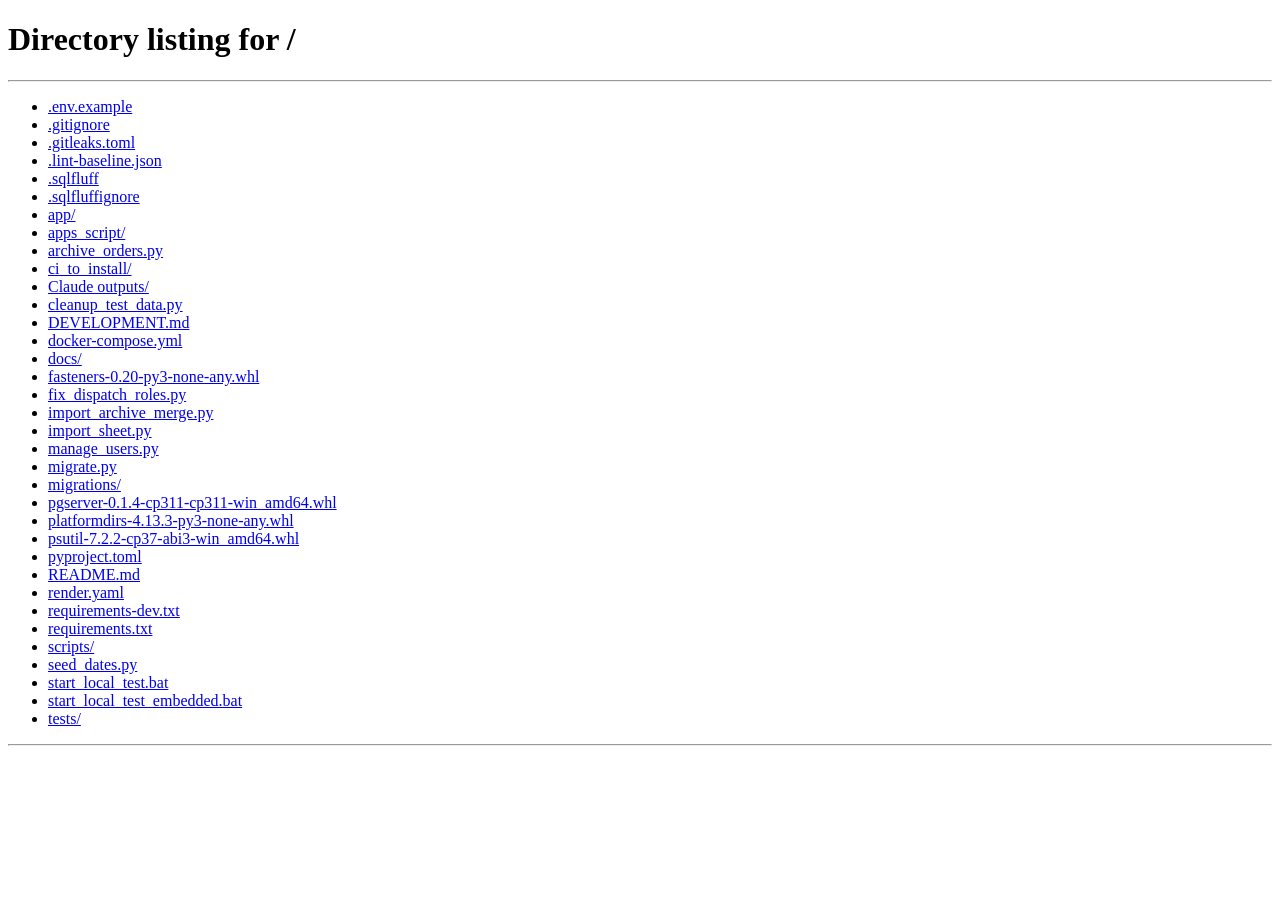
<file: app/static/sales/index.html>
<!DOCTYPE html>
<html>
<head>
<base target="_top">
<meta name="viewport" content="width=device-width, initial-scale=1">
<title>Code Blue - Sales Portal</title>
<script src="api.js"></script>
<style>
  :root {
    --navy: #10263d; --navy-2: #163a5e; --blue: #1c4f82; --blue-2: #2f6fed; --blue-light: #4d8fe0;
    --bg: #f2f6fa; --panel: #ffffff; --panel-2: #f5f8fb; --border: #dde6ef;
    --text: #17222f; --muted: #647186; --red: #d8433f; --amber: #c98a12; --green: #22b378;
    --brand-gradient: linear-gradient(135deg, var(--navy) 0%, var(--blue) 55%, var(--blue-2) 100%);
    --shop-color: #2f6fed;
    --godown-color: #d68a1a;
    --dispatch-color: #1fae7a;
    --receiving-color: #9333ea;
  }
  .field-badge {
    display: inline-flex; align-items: center; justify-content: center;
    width: 18px; height: 18px; border-radius: 50%; color: #fff; font-size: 10.5px;
    font-weight: 800; margin-right: 6px; flex-shrink: 0;
  }
  label.with-badge { display: flex; align-items: center; }
  .required-star { color: var(--red); margin-left: 3px; }
  * { box-sizing: border-box; }
  body { margin: 0; background: var(--bg); color: var(--text); font-family: 'Segoe UI', Roboto, Arial, sans-serif; }
  .topbar { display: flex; align-items: center; justify-content: space-between; padding: 16px 24px; background: var(--brand-gradient); box-shadow: 0 2px 10px rgba(22,50,74,0.18); position: sticky; top: 0; z-index: 10; }
  .topbar h1 { font-size: 18px; margin: 0; color: #fff; display: flex; align-items: center; gap: 10px; }
  .badge { background: #fff; color: var(--navy); font-weight: 800; font-size: 12px; padding: 4px 9px; border-radius: 7px; }
  .btn-home { font-size: 13px; padding: 7px 14px; border-radius: 8px; background: rgba(255,255,255,0.16); border: 1px solid rgba(255,255,255,0.35); text-decoration: none; color: #fff; cursor: pointer; }
  .btn-home:hover { background: rgba(255,255,255,0.28); }
  /* One ribbon height on every screen; nothing in it ever wraps onto a second line. */
  .topbar { min-height: 64px; padding-top: 8px; padding-bottom: 8px; gap: 16px; }
  .topbar h1, .topbar .btn-home, .topbar select, .topbar span { white-space: nowrap; }
  .topbar .btn-home, .topbar select { flex-shrink: 0; }
  .topbar > div:not(#topbar_searchResults) { flex-wrap: nowrap; min-width: 0; }
  .wrap { max-width: 1100px; margin: 0 auto; padding: 22px; }
  /* ---- Admin overview: same filter pattern as the portal dashboard ---- */
  body.wide { --page-w: 1320px; }
  .topbar { padding-left: max(24px, calc((100% - var(--page-w, 1100px)) / 2 + 22px)); padding-right: max(24px, calc((100% - var(--page-w, 1100px)) / 2 + 22px)); }
  .wrap { max-width: var(--page-w, 1100px); }
  #adminViewSwitcher { width: auto; }
  .ov-filters { padding: 14px 18px 6px; margin-bottom: 14px; }
  .ov-row { display: flex; flex-wrap: wrap; gap: 8px 10px; align-items: center; margin-bottom: 10px; }
  .ov-label { font-size: 12px; font-weight: 700; letter-spacing: .04em; text-transform: uppercase; color: var(--muted); min-width: 64px; }
  .ov-date { display: inline-flex; align-items: center; gap: 6px; font-size: 13px; color: var(--muted); margin: 0; }
  .ov-date input { width: auto; padding: 6px 8px; font-size: 13px; }
  .ov-btn { background: var(--panel); border: 1px solid var(--border); border-radius: 8px; padding: 8px 12px; font-size: 13px; cursor: pointer; color: var(--text); font-family: inherit; }
  .ov-btn:hover { border-color: var(--blue-2); }
  .ov-err { color: var(--red); font-size: 12px; }
  .ms { position: relative; display: inline-block; }
  .ms-btn { display: inline-flex; align-items: center; gap: 3px; min-width: 120px; justify-content: space-between; background: var(--panel); border: 1px solid var(--border); border-radius: 8px; padding: 8px 12px; font-size: 13px; cursor: pointer; font-family: inherit; color: var(--text); }
  .ms-btn.active { border-color: var(--blue-2); color: var(--blue-2); }
  .ms-count { font-weight: 700; }
  .ms-caret { margin-left: 8px; font-size: 11px; }
  .ms-panel { display: none; position: absolute; top: calc(100% + 4px); left: 0; z-index: 30; min-width: 220px; background: var(--panel); border: 1px solid var(--border); border-radius: 10px; box-shadow: 0 6px 20px rgba(0,0,0,.15); padding: 10px; }
  .ms.open .ms-panel { display: block; }
  .ms-list { display: flex; flex-direction: column; gap: 4px; max-height: 240px; overflow: auto; }
  .ms-item { display: flex; align-items: center; gap: 8px; font-size: 13px; color: var(--text); margin: 0; font-weight: 400; white-space: nowrap; }
  .ms-item input { width: auto; }
  .ms-search { margin-bottom: 8px; padding: 6px 8px; font-size: 13px; }
  .ms-clear { background: none; border: none; color: var(--blue-2); font-size: 12px; cursor: pointer; padding: 0 0 4px; text-align: left; }
  #dispatch_completedTable .dispatch-recv-col { display: none; }
  #dispatch_completedTable.shop-recv .dispatch-recv-col { display: table-cell; }
  .ov-summary { display: grid; grid-template-columns: repeat(6, minmax(0, 1fr)); gap: 10px; margin-bottom: 16px; }
  .ov-card { text-align: left; font: inherit; cursor: pointer; background: var(--panel); color: var(--text); border: 1px solid var(--border); border-left: 4px solid var(--c, #999); border-radius: 12px; padding: 12px 14px; }
  .ov-card:hover { border-color: var(--c, var(--blue-2)); }
  .ov-card.sel { outline: 2px solid var(--c, var(--blue-2)); }
  .ov-card .n { font-size: 26px; font-weight: 800; color: var(--navy); }
  .ov-card .l { font-size: 12px; color: var(--muted); }
  .ov-card.total { background: var(--navy); border-color: var(--navy); }
  .ov-card.total .n, .ov-card.total .l { color: #fff; }
  .ov-board { display: grid; grid-template-columns: repeat(5, minmax(0, 1fr)); gap: 10px; align-items: start; }
  .ov-col { background: var(--panel); border: 1px solid var(--border); border-radius: 12px; padding: 8px; min-height: 100px; }
  .ov-col-head { display: flex; justify-content: space-between; align-items: center; gap: 6px; margin-bottom: 8px; padding-bottom: 6px; border-bottom: 2px solid var(--c); font-size: 12.5px; }
  .ov-pill { background: var(--c); color: #fff; font-size: 11px; font-weight: 700; padding: 2px 8px; border-radius: 999px; }
  .ov-ocard { display: block; width: 100%; text-align: left; font: inherit; background: var(--bg); border: 1px solid var(--border); border-radius: 8px; padding: 7px 9px; margin-bottom: 6px; font-size: 12px; cursor: pointer; color: var(--text); }
  .ov-ocard:hover { border-color: var(--blue-2); }
  .ov-ocard .top { display: flex; justify-content: space-between; gap: 6px; font-weight: 700; color: var(--navy); }
  .ov-ocard .sub { color: var(--muted); margin-top: 2px; overflow: hidden; text-overflow: ellipsis; white-space: nowrap; }
  .ov-modal { position: fixed; inset: 0; background: rgba(16,38,61,.5); z-index: 100; display: flex; align-items: center; justify-content: center; padding: 16px; }
  .ov-modal-box { background: var(--panel); border-radius: 14px; width: 560px; max-width: 100%; max-height: 90vh; overflow: auto; padding: 18px 20px; }
  .ov-modal-head { display: flex; justify-content: space-between; align-items: center; margin-bottom: 12px; color: var(--navy); font-size: 16px; }
  .ov-x { background: none; border: none; font-size: 18px; cursor: pointer; color: var(--muted); }
  .ov-more { width: 100%; background: none; border: 1px dashed var(--border); border-radius: 8px; padding: 6px; font-size: 12px; color: var(--blue-2); cursor: pointer; font-family: inherit; }
  .ov-more:hover { border-color: var(--blue-2); }
  .ov-remind { margin-top: 14px; padding-top: 12px; border-top: 1px solid var(--border); }
  .ov-remind textarea { min-height: 54px; font-size: 13px; margin: 6px 0 8px; }
  .rem-box { position: fixed; top: 76px; right: 20px; z-index: 90; width: 340px; max-width: calc(100vw - 32px); max-height: 70vh; overflow: auto; }
  .rem-item { background: #fff8e6; border: 1px solid #e8c36a; border-left: 5px solid var(--amber); border-radius: 10px; padding: 10px 12px; margin-bottom: 8px; box-shadow: 0 4px 14px rgba(0,0,0,.18); font-size: 13px; }
  .rem-item .t { font-weight: 700; color: var(--navy); }
  .rem-item .m { margin: 4px 0; }
  .rem-item .s { font-size: 11.5px; color: var(--muted); }
  .rem-item button { margin-top: 6px; }
  .ov-dl { display: grid; grid-template-columns: 150px 1fr; gap: 6px 12px; font-size: 13px; margin: 0; }
  .ov-dl dt { color: var(--muted); font-weight: 600; }
  .ov-dl dd { margin: 0; word-break: break-word; }
  @media (max-width: 1000px) { .ov-board { grid-template-columns: repeat(2, minmax(0, 1fr)) !important; } .ov-summary { grid-template-columns: repeat(3, minmax(0, 1fr)); } }

  .card { background: var(--panel); border: 1px solid var(--border); border-radius: 14px; padding: 20px; margin-bottom: 22px; box-shadow: 0 1px 4px rgba(22,50,74,0.05); }
  .card.accent-shop     { border-left: 4px solid var(--shop-color); }
  .card.accent-godown   { border-left: 4px solid var(--godown-color); }
  .card.accent-dispatch { border-left: 4px solid var(--dispatch-color); }
  .card.accent-receiving{ border-left: 4px solid var(--receiving-color); }
  .card h2 { margin: 0 0 16px 0; font-size: 16px; color: var(--navy); display: flex; align-items: center; gap: 8px; }
  .gap-num { white-space: nowrap; } a.gap-num { color: var(--red); text-decoration: underline; cursor: pointer; }
  .bulk-bar { display: flex; align-items: center; gap: 10px; margin: 0 0 10px; font-size: 12.5px; color: var(--muted); }
  .bulk-cb { width: 17px; height: 17px; cursor: pointer; }
  .bulk-modal-grid { display: grid; grid-template-columns: repeat(auto-fit, minmax(220px, 1fr)); gap: 12px; margin: 12px 0; }
  .dc-badge { display: inline-block; margin-left: 10px; padding: 3px 12px; border-radius: 999px; font-size: 13px; font-weight: 800; letter-spacing: .04em; vertical-align: middle; color: #fff; background: var(--muted); }
  .dc-badge.perfect { background: var(--green); }
  .dc-badge.mismatch { background: var(--red); }
  .dc-badge.review { background: var(--amber); }
  .dc-box { border: 1px solid var(--border); border-radius: 10px; padding: 10px 12px; margin-bottom: 12px; background: var(--panel-2); font-size: 13px; }
  .dc-box.perfect { border-color: var(--green); } .dc-box.mismatch { border-color: var(--red); } .dc-box.review { border-color: var(--amber); }
  .dc-no { font-size: 22px; font-weight: 800; color: var(--navy); line-height: 1.2; }
  .dc-tbl { border-collapse: collapse; margin: 8px 0; font-size: 12px; } .dc-tbl td, .dc-tbl th { padding: 3px 12px 3px 0; text-align: left; }
  .dc-ok { color: var(--green); font-weight: 700; } .dc-bad { color: var(--red); font-weight: 700; }
  .pdf-tile { display: flex; align-items: center; justify-content: center; flex-direction: column; width: 100%; height: 100%; background: var(--panel-2); color: var(--navy); font-weight: 800; font-size: 13px; text-decoration: none; }
  .photo-chip { border: 1px solid var(--border); background: var(--surface, #fff); border-radius: 999px; padding: 1px 8px; font-size: 12px; cursor: pointer; color: var(--navy); }
  .photo-chip:hover { border-color: var(--blue-2); }
  .photo-backdrop { position: fixed; inset: 0; background: rgba(15,23,42,.55); z-index: 9999; display: flex; align-items: center; justify-content: center; padding: 16px; }
  .photo-modal { background: #fff; border-radius: 14px; padding: 18px; max-width: 760px; width: 100%; max-height: 90vh; overflow: auto; }
  .photo-modal h2 { margin: 0 0 12px; font-size: 16px; } .photo-modal h3 { margin: 14px 0 6px; font-size: 13px; color: var(--muted); }
  .photo-grid { display: flex; flex-wrap: wrap; gap: 10px; margin-bottom: 8px; }
  .photo-grid a { display: block; width: 150px; height: 150px; border-radius: 10px; overflow: hidden; border: 1px solid var(--border); }
  .photo-grid img { width: 100%; height: 100%; object-fit: cover; display: block; }
  /* a card whose heading opens and closes it (Overview: Reports PDF, Daily delivery reports) */
  .cc > h2 { cursor: pointer; user-select: none; margin-bottom: 0; }
  .cc > h2::after { content: '\25BE'; margin-left: auto; color: var(--muted); transition: transform .15s; }
  .cc > h2 .cc-hint { font-size: 12px; font-weight: 400; color: var(--muted); }
  .cc:not(.collapsed) > h2 .cc-hint { display: none; }
  .cc.collapsed > h2::after { transform: rotate(-90deg); }
  .cc > .cc-body { margin-top: 16px; }
  .cc.collapsed > .cc-body { display: none; }
  .cc > h2:focus-visible { outline: 2px solid var(--blue-2); outline-offset: 4px; border-radius: 6px; }
  .card h2 .count { background: var(--blue-2); color: #fff; font-size: 12px; padding: 2px 9px; border-radius: 999px; }
  .grid { display: grid; grid-template-columns: repeat(auto-fit, minmax(220px, 1fr)); gap: 14px; }
  label { display: block; font-size: 12.5px; color: var(--muted); margin-bottom: 6px; font-weight: 600; }
  input, select, textarea { width: 100%; background: var(--panel-2); border: 1px solid var(--border); color: var(--text); padding: 9px 10px; border-radius: 8px; font-size: 14px; font-family: inherit; }
  input:focus, select:focus, textarea:focus { outline: none; border-color: var(--blue-2); box-shadow: 0 0 0 3px rgba(47,111,237,0.14); }
  textarea { resize: vertical; min-height: 44px; }
  .field { margin-bottom: 4px; }
  .actions { margin-top: 18px; display: flex; gap: 10px; align-items: center; }
  button.primary { background: var(--brand-gradient); color: #fff; border: none; padding: 10px 22px; border-radius: 8px; font-size: 14px; font-weight: 600; cursor: pointer; }
  button.ghost { background: transparent; color: var(--muted); border: 1px solid var(--border); padding: 10px 16px; border-radius: 8px; cursor: pointer; }
  button.small { padding: 5px 12px; font-size: 12.5px; border-radius: 6px; background: var(--blue-2); color: #fff; border: none; cursor: pointer; }
  .status-msg { font-size: 13px; color: var(--green); font-weight: 600; }
  .status-msg.error { color: var(--red); }
  table { width: 100%; border-collapse: collapse; font-size: 13px; }
  th, td { text-align: left; padding: 9px 8px; border-bottom: 1px solid var(--border); }
  th { white-space: nowrap; }
  td { white-space: normal; max-width: 260px; word-break: break-word; overflow-wrap: break-word; }
  .dp-input { cursor: pointer; background: #fff; }
  .dp-popup { display:none; position:absolute; background:#fff; border:1px solid var(--border); border-radius:10px; box-shadow:0 6px 20px rgba(0,0,0,0.2); padding:12px; z-index:1000; width:250px; font-size:13px; }
  .dp-popup .dp-header { display:flex; justify-content:space-between; align-items:center; margin-bottom:8px; }
  .dp-popup .dp-header button { border:none; background:var(--panel-2); border-radius:6px; width:26px; height:26px; cursor:pointer; font-size:14px; color:var(--navy); }
  .dp-popup .dp-label { font-weight:700; color:var(--navy); font-size:13px; }
  .dp-popup .dp-grid { display:grid; grid-template-columns:repeat(7,1fr); gap:3px; text-align:center; }
  .dp-popup .dp-dow { font-size:10px; color:var(--muted); font-weight:700; padding:4px 0; }
  .dp-popup .dp-day { padding:6px 0; border-radius:6px; cursor:pointer; font-size:12px; }
  .dp-popup .dp-day:hover { background:var(--blue-2); color:#fff; }
  .dp-popup .dp-day.dp-today { border:1px solid var(--blue-2); }
  .dp-popup .dp-day.dp-empty { cursor:default; }
  .dp-popup .dp-day.dp-empty:hover { background:none; }
  .dp-popup .dp-clear { margin-top:8px; text-align:center; }
  .dp-popup .dp-clear a { font-size:11px; color:var(--muted); cursor:pointer; }
  .wrap-cell { display: inline-block; white-space: normal; max-width: 220px; word-break: break-word; overflow-wrap: break-word; vertical-align: top; }
  th { color: var(--navy); font-weight: 700; font-size: 11.5px; text-transform: uppercase; background: var(--panel-2); }
  .table-scroll { overflow-x: auto; overflow-y: auto; max-height: 420px; border: 1px solid var(--border); border-radius: 8px; }
  .table-scroll table { margin: 0; }
  .table-scroll thead th { position: sticky; top: 0; z-index: 3; background: var(--panel-2); box-shadow: 0 1px 0 var(--border); }
  .pill { display: inline-block; padding: 2px 9px; border-radius: 999px; font-size: 12px; font-weight: 700; }
  .pill.hold      { background: rgba(216,67,63,0.12); color: var(--red); }
  .pill.cancelled { background: rgba(107,118,128,0.16); color: var(--muted); text-decoration: line-through; }
  .pill.sent      { background: rgba(34,179,120,0.13); color: var(--blue-2); }
  .pill.blank     { background: rgba(107,118,128,0.12); color: var(--muted); }
  .empty { color: var(--muted); font-size: 13px; padding: 10px 0; }
  .error-banner { background: rgba(216,67,63,0.1); border: 1px solid var(--red); color: var(--red); padding: 12px 16px; border-radius: 8px; font-size: 13px; margin-bottom: 16px; white-space: pre-wrap; word-break: break-word; }
  /* view-only: the screen stays readable, every way of saving is hidden (the server refuses them anyway) */
  body.view-only button.small[onclick*="OpenEdit"], body.view-only #shop_newOrderCard, body.view-only #shop_editCard,
  body.view-only #godown_editCard, body.view-only #dispatch_editCard, body.view-only #receiving_editCard { display: none !important; }
  .view-only-note { display: none; background: rgba(201,138,18,0.12); border: 1px solid rgba(201,138,18,0.4); color: #8a5d0b; border-radius: 8px; padding: 8px 12px; font-size: 13px; font-weight: 600; margin-bottom: 14px; }
  body.view-only .view-only-note { display: block; }
  .card.accent-cartage { border-left: 4px solid #c2410c; }
  body.view-only #cartage_editCard { display: none !important; }
  .card.accent-cashier { border-left: 4px solid #0f766e; }
  body.view-only #cashier_editCard, body.view-only .cashier-act { display: none !important; }
  /* sortable tables (click a heading; sorts the rows on screen only) */
  th.sortable { cursor: pointer; user-select: none; }
  th.sortable:hover { color: var(--blue-2); }
  th.sortable::after { content: ' 95'; opacity: 0.35; font-size: 10px; }
  th.sortable[data-dir="asc"]::after { content: ' B2'; opacity: 1; }
  th.sortable[data-dir="desc"]::after { content: ' BC'; opacity: 1; }
  /* missing-number pills + entry dialog */
  button.gap-pill { background: var(--red); color: #fff; border: none; font-size: 12px; font-weight: 700; padding: 4px 10px; border-radius: 999px; cursor: pointer; }
  button.gap-pill:hover { filter: brightness(1.12); }
  .mm-backdrop { position: fixed; inset: 0; background: rgba(15,23,42,0.5); z-index: 2000; display: none; align-items: flex-start; justify-content: center; overflow-y: auto; padding: 40px 12px; }
  .mm-box { background: var(--panel); border-radius: 12px; width: 100%; max-width: 560px; padding: 20px; box-shadow: 0 12px 40px rgba(0,0,0,0.3); }
  .mm-box h2 { margin: 0 0 14px 0; font-size: 16px; color: var(--navy); }
  /* photos */
  .photo-box { grid-column: 1 / -1; border: 1px dashed var(--border); border-radius: 10px; padding: 10px 12px; }
  .photo-box .thumbs { display: flex; flex-wrap: wrap; gap: 8px; margin-top: 8px; }
  .photo-box .thumbs a, .photo-box .thumbs span.t { display: block; width: 64px; height: 64px; border-radius: 8px; overflow: hidden; border: 1px solid var(--border); background: var(--panel-2); font-size: 10px; color: var(--muted); }
  .photo-box .thumbs img { width: 100%; height: 100%; object-fit: cover; display: block; }
</style>
</head>
<body>

<!-- Date Picker Popup -->
<div id="dpPopup" class="dp-popup">
  <div class="dp-header">
    <button type="button" onclick="dpChangeMonth(-1)">&#8249;</button>
    <span class="dp-label" id="dpLabel"></span>
    <button type="button" onclick="dpChangeMonth(1)">&#8250;</button>
  </div>
  <div class="dp-grid" id="dpGrid"></div>
  <div class="dp-clear"><a onclick="dpClearValue()">Clear</a></div>
</div>

<script>
  var DP_MONTHS = ['January','February','March','April','May','June','July','August','September','October','November','December'];
  var DP_FIELD = null;
  var DP_YEAR, DP_MONTH;

  function pad2_(n) { return n < 10 ? '0' + n : '' + n; }

  function isoToDisplay_(iso) {
    if (!iso) return '';
    var p = iso.split('-');
    if (p.length !== 3) return iso;
    return p[2] + '-' + p[1] + '-' + p[0];
  }

  function openDatePicker(fieldId) {
    DP_FIELD = fieldId;
    var isoInput = document.getElementById(fieldId + '_iso');
    var iso = isoInput ? isoInput.value : '';
    var base = iso ? new Date(iso + 'T00:00:00') : new Date();
    DP_YEAR = base.getFullYear();
    DP_MONTH = base.getMonth();
    dpRender_();
    var popup = document.getElementById('dpPopup');
    var inputEl = document.getElementById(fieldId);
    var rect = inputEl.getBoundingClientRect();
    var popupHeightEstimate = 330;
    var popupWidth = 250;
    var spaceBelow = window.innerHeight - rect.bottom;
    var top = (spaceBelow < popupHeightEstimate && rect.top > popupHeightEstimate)
      ? rect.top + window.scrollY - popupHeightEstimate - 4
      : rect.bottom + window.scrollY + 4;
    var left = rect.left + window.scrollX;
    if (left + popupWidth > window.innerWidth) left = window.innerWidth - popupWidth - 10;
    popup.style.top = top + 'px';
    popup.style.left = left + 'px';
    popup.style.display = 'block';
  }

  function dpChangeMonth(delta) {
    DP_MONTH += delta;
    if (DP_MONTH < 0) { DP_MONTH = 11; DP_YEAR--; }
    if (DP_MONTH > 11) { DP_MONTH = 0; DP_YEAR++; }
    dpRender_();
  }

  function dpRender_() {
    document.getElementById('dpLabel').textContent = DP_MONTHS[DP_MONTH] + ' ' + DP_YEAR;
    var grid = document.getElementById('dpGrid');
    grid.innerHTML = '';
    ['Su','Mo','Tu','We','Th','Fr','Sa'].forEach(function(d) {
      var el = document.createElement('div');
      el.className = 'dp-dow';
      el.textContent = d;
      grid.appendChild(el);
    });
    var firstDay = new Date(DP_YEAR, DP_MONTH, 1).getDay();
    var daysInMonth = new Date(DP_YEAR, DP_MONTH + 1, 0).getDate();
    var todayIso = isoToday_();
    for (var i = 0; i < firstDay; i++) {
      var empty = document.createElement('div');
      empty.className = 'dp-day dp-empty';
      grid.appendChild(empty);
    }
    for (var d = 1; d <= daysInMonth; d++) {
      var cell = document.createElement('div');
      var iso = DP_YEAR + '-' + pad2_(DP_MONTH + 1) + '-' + pad2_(d);
      cell.className = 'dp-day' + (iso === todayIso ? ' dp-today' : '');
      cell.textContent = d;
      cell.onclick = (function(isoVal) { return function() { dpPick_(isoVal); }; })(iso);
      grid.appendChild(cell);
    }
  }

  function isoToday_() {
    var now = new Date();
    return now.getFullYear() + '-' + pad2_(now.getMonth() + 1) + '-' + pad2_(now.getDate());
  }

  function isoNowDateTime_() {
    var now = new Date();
    return isoToday_() + 'T' + pad2_(now.getHours()) + ':' + pad2_(now.getMinutes());
  }

  function dpPick_(iso) { setDatePickerValue(DP_FIELD, iso); closeDatePicker(); }
  function dpClearValue() { setDatePickerValue(DP_FIELD, ''); closeDatePicker(); }

  function setDatePickerValue(fieldId, iso) {
    var isoInput = document.getElementById(fieldId + '_iso');
    var visibleInput = document.getElementById(fieldId);
    if (isoInput) isoInput.value = iso || '';
    if (visibleInput) { visibleInput.value = isoToDisplay_(iso); visibleInput.dispatchEvent(new Event('change')); }
  }

  function getDateTimeValue(baseId) {
    var datePart = document.getElementById(baseId + '_iso').value;
    var timeEl = document.getElementById(baseId + '_time');
    var timePart = timeEl ? timeEl.value : '';
    if (!datePart) return '';
    return datePart + 'T' + (timePart || '00:00');
  }

  function setDateTimeValue(baseId, isoDateTime) {
    var timeEl = document.getElementById(baseId + '_time');
    if (!isoDateTime) {
      setDatePickerValue(baseId, '');
      if (timeEl) timeEl.value = '';
      return;
    }
    var parts = isoDateTime.split('T');
    setDatePickerValue(baseId, parts[0]);
    if (timeEl) timeEl.value = parts[1] || '';
  }

  function closeDatePicker() { document.getElementById('dpPopup').style.display = 'none'; DP_FIELD = null; }

  document.addEventListener('click', function(e) {
    var popup = document.getElementById('dpPopup');
    if (popup && popup.style.display === 'block' && !popup.contains(e.target) && !e.target.classList.contains('dp-input')) {
      closeDatePicker();
    }
  });
</script>

<!-- ==================== LOGIN SCREEN ==================== -->
<!-- Sign-in happens only on the portal ("/"); this page always has a session already, or sends you there.
     This placeholder is only ever visible for the instant it takes autologin.js to check and redirect. -->
<div id="loginScreen">
  <div class="topbar"><h1><span class="badge">VT</span> Code Blue - Sales Portal</h1></div>
  <div class="wrap" style="max-width:400px;">
    <div class="card" style="margin-top:50px;text-align:center;">
      <p style="color:var(--muted);">Redirecting to sign in…</p>
    </div>
  </div>
</div>

<!-- ==================== APP SCREEN ==================== -->
<div id="appScreen" style="display:none;">
  <div class="topbar" style="position:relative;">
    <h1><span class="badge">VT</span> <span id="roleTitle"></span></h1>
    <div style="display:flex;align-items:center;gap:14px;">
      <!-- Admin only: back to the main portal, and view as the overview or any of the 5 operating screens -->
      <button id="backToPortalBtn" class="btn-home" style="display:none;" onclick="window.location.href='/'">⌂ Back to Portal</button>
      <select id="adminViewSwitcher" style="display:none;height:28px;border-radius:6px;border:none;font-size:12px;font-weight:600;padding:0 6px;" onchange="adminSwitchView(this.value)">
      </select>
      <!-- Search bar -->
      <div id="topbar_search" style="display:none;align-items:center;gap:6px;background:rgba(255,255,255,0.14);border:1px solid rgba(255,255,255,0.3);border-radius:8px;padding:5px 8px;">
        <input type="text" class="dp-input" id="topbar_searchDate" readonly placeholder="dd-mm-yyyy" onclick="openDatePicker('topbar_searchDate')" style="width:118px;height:24px;border:none;border-radius:5px;font-size:11px;padding:0 4px;">
        <input type="hidden" id="topbar_searchDate_iso">
        <input type="text" id="topbar_searchDcNo" placeholder="DC/Inv No." style="width:80px;height:24px;border:none;border-radius:5px;font-size:11px;padding:0 6px;">
        <button type="button" onclick="topbarSearch()" style="height:24px;padding:0 10px;border:none;border-radius:5px;background:#fff;color:var(--navy);font-size:11px;font-weight:600;cursor:pointer;">Search</button>
      </div>
      <span style="color:#fff;font-size:13px;opacity:0.9;" id="userDisplayName"></span>
      <button class="btn-home" onclick="refreshCurrent()">🔄 Refresh</button>
      <button class="btn-home" onclick="logout()">Logout</button>
    </div>

    <!-- Search Results Panel -->
    <div id="topbar_searchResults" style="display:none;position:absolute;top:56px;right:20px;background:var(--panel);border:1px solid var(--border);border-radius:10px;box-shadow:0 4px 16px rgba(0,0,0,0.2);padding:12px;width:min(96vw,1500px);max-height:420px;overflow:auto;z-index:50;">
      <div style="display:flex;justify-content:space-between;align-items:center;margin-bottom:8px;">
        <strong style="font-size:13px;color:var(--navy);">Search Results <span id="topbar_searchCount" style="color:var(--muted);font-weight:400;"></span></strong>
        <a href="#" onclick="closeTopbarSearch();return false;" style="color:var(--muted);font-size:12px;">✕ Close</a>
      </div>
      <div class="table-scroll" style="max-height:340px;">
        <table>
          <thead><tr><th>Sl no.</th><th>DC / Invoice no.</th><th>Order date</th><th>Stage</th><th>Logged by</th><th>Order via</th><th>Submission type</th><th>Shipping location</th><th>Remarks</th><th>Ready by</th><th>Colour making by</th><th>Delivery status</th><th>Delivered by</th><th>Delivered at</th><th>Cartage</th><th>Date received</th><th>Payment status</th><th>Amount received</th></tr></thead>
          <tbody id="topbar_searchBody"></tbody>
        </table>
      </div>
      <div id="topbar_searchEmpty" style="display:none;font-size:12px;color:var(--muted);padding:10px 0;">No matching orders.</div>
    </div>
  </div>

  <div class="wrap">

    <!-- ================= OVERVIEW SECTION (admin only) ================= -->
    <div id="overviewSection" style="display:none;">
      <div class="card ov-filters cc collapsed" id="overview_filterPanel">
        <h2 role="button" tabindex="0" aria-expanded="false" aria-controls="overview_filterBody" id="overview_filterToggle" onclick="toggleCc_(this)" onkeydown="ccKey_(event, this)">&#128269; Filters &amp; reports <span class="cc-hint">click to open</span></h2>
        <div class="cc-body" id="overview_filterBody">
        <div class="ov-row"><span class="ov-label">Period</span>
          <label class="ov-date">From <input type="date" id="ov_from" aria-label="From date"></label>
          <label class="ov-date">To <input type="date" id="ov_to" aria-label="To date"></label>
          <button type="button" class="ov-btn" onclick="overviewLast30()">Last 30 days</button>
          <span id="ov_range_msg" class="ov-err"></span>
          <span style="flex:1"></span>
          <button type="button" class="ov-btn" onclick="overviewResetFilters()">Clear filters</button>
        </div>
        <div class="ov-row"><span class="ov-label">Filter by</span><span id="overview_filters" class="ov-row" style="margin:0;"></span></div>
      <div class="card accent-godown cc collapsed" id="overview_reportsCard" style="margin-bottom:16px;display:none;">
        <h2 role="button" tabindex="0" aria-expanded="false" aria-controls="overview_reportsBody" onclick="toggleCc_(this)" onkeydown="ccKey_(event, this)">📄 Reports (PDF) <span class="cc-hint">click to open</span></h2>
        <div class="cc-body" id="overview_reportsBody">
        <div style="display:flex;flex-wrap:wrap;gap:10px;align-items:center;margin-bottom:10px;">
          <span style="font-size:12px;color:var(--muted);">Dates (optional)</span>
          <input type="date" id="rep_from" aria-label="Report from date" style="width:auto;">
          <input type="date" id="rep_to" aria-label="Report to date" style="width:auto;">
          <span id="rep_msg" class="status-msg"></span>
        </div>
        <div id="rep_picker" style="display:flex;flex-wrap:wrap;gap:10px;align-items:center;"></div>
        <div style="font-size:11.5px;color:var(--muted);margin-top:8px;">Tick one or more reports, then Download: each opens as its own PDF (A4 landscape, ready to print). Cancelled orders are left out. The dates are the <b>order date</b> for the pending reports and the <b>date of receiving</b> for the received &amp; payments reports. Leave them empty for everything still open (pending) or every received order.</div>
        </div>
      </div>
      <div class="card accent-godown cc collapsed" id="overview_dailyCard" style="margin-bottom:16px;display:none;">
        <h2 role="button" tabindex="0" aria-expanded="false" aria-controls="overview_dailyBody" onclick="toggleCc_(this)" onkeydown="ccKey_(event, this)">🕢 Daily delivery reports <span style="font-size:12px;font-weight:400;color:var(--muted);">built automatically every day at 7:00 PM: one PDF per delivery person, plus the pending and received &amp; payments reports</span></h2>
        <div class="cc-body" id="overview_dailyBody">
        <div style="display:flex;flex-wrap:wrap;gap:10px;align-items:center;margin-bottom:10px;">
          <span style="font-size:12px;color:var(--muted);">Day</span>
          <input type="date" id="dr_date" aria-label="Day of the daily delivery reports" style="width:auto;">
          <button type="button" class="ov-btn" id="dr_generate" style="display:none;">Generate now</button>
          <span id="dr_msg" class="status-msg"></span>
        </div>
        <div id="dr_list" style="display:flex;flex-wrap:wrap;gap:10px;"></div>
        </div>
      </div>
        </div>
      </div>
      <div id="overview_summary" class="ov-summary"></div>
      <div class="card accent-shop cc collapsed" style="margin-bottom:16px;">
        <h2 role="button" tabindex="0" aria-expanded="false" aria-controls="overview_missingBody" onclick="toggleCc_(this)" onkeydown="ccKey_(event, this)">🔍 Missing Numbers <span class="count" id="overview_missingCount" style="display:none;background:var(--red);"></span> <span class="cc-hint">click to open</span></h2>
        <div class="cc-body" id="overview_missingBody">
        <div id="overview_missingAllClear" style="display:none;background:rgba(34,179,120,0.08);border:1px solid rgba(34,179,120,0.3);border-radius:10px;padding:14px;font-size:13px;font-weight:700;color:var(--green);">✅ No missing bill numbers</div>
        <div id="overview_missingWrapper"></div>
        </div>
      </div>
      <div class="ov-row" style="margin:0 0 10px;">
        <input type="search" id="ov_find" aria-label="Find an order by S number or invoice number" placeholder="Find an order: S number or invoice no." autocomplete="off" style="max-width:320px;">
        <button type="button" class="ov-btn" onclick="document.getElementById('ov_find').value='';overviewFind_()">Clear</button>
        <span id="ov_find_msg" class="ov-err" style="color:var(--muted);"></span>
      </div>
      <div id="overview_board" class="ov-board"></div>
    </div>

    <div class="view-only-note">👁 View only: you can see everything on this screen, but changes cannot be saved from your login.</div>
    <div id="reminderBox" class="rem-box" style="display:none;" role="alert"></div>

    <div id="ovModal" class="ov-modal" style="display:none;" onclick="if(event.target===this)closeOrderModal()">
      <div class="ov-modal-box" role="dialog" aria-modal="true" aria-labelledby="ovModalTitle">
        <div class="ov-modal-head"><strong id="ovModalTitle"></strong><button type="button" class="ov-x" onclick="closeOrderModal()" aria-label="Close">&#10005;</button></div>
        <div id="ovModalBody"></div>
        <div id="ovRemind"></div>
      </div>
    </div>

    <!-- ================= SHOP SECTION ================= -->
    <div id="shopSection" style="display:none;">
      <div id="shop_errorBanner" class="error-banner" style="display:none;"></div>
      <div id="shop_dateWindowNote" style="font-size:12px;color:var(--muted);margin-bottom:14px;"></div>

      <div class="card accent-shop cc collapsed">
        <h2 role="button" tabindex="0" aria-expanded="false" aria-controls="shop_missingBody" onclick="toggleCc_(this)" onkeydown="ccKey_(event, this)">🔍 Missing Numbers <span class="count" id="shop_missingCount" style="display:none;background:var(--red);"></span> <span class="cc-hint">click to open</span></h2>
        <div class="cc-body" id="shop_missingBody">
        <div id="shop_missingAllClear" style="display:none;background:rgba(34,179,120,0.08);border:1px solid rgba(34,179,120,0.3);border-radius:10px;padding:14px;font-size:13px;font-weight:700;color:var(--green);">✅ Koi bhi Document No. missing nahi hai</div>
        <div id="shop_missingWrapper"></div>
        </div>
      </div>

      <div class="card accent-shop" id="shop_editCard" style="display:none;">
        <h2>✏️ Edit My Order <span id="shop_editingInfo"></span></h2>
        <form id="shopEditForm">
          <div class="grid">
            <div class="field">
              <label class="with-badge"><span class="field-badge" style="background:var(--shop-color);">1</span>Order Received Date<span class="required-star">*</span></label>
              <input type="text" class="dp-input" id="shopedit_orderRcvdDate" readonly placeholder="dd-mm-yyyy" onclick="openDatePicker('shopedit_orderRcvdDate')" required>
              <input type="hidden" id="shopedit_orderRcvdDate_iso">
            </div>
            <div class="field">
              <label class="with-badge"><span class="field-badge" style="background:var(--shop-color);">2</span>Order Received Thru<span class="required-star">*</span></label>
              <select id="shopedit_orderVia" required><option value="">-- select --</option></select>
            </div>
            <div class="field" style="grid-column:span 2;">
              <label class="with-badge"><span class="field-badge" style="background:var(--shop-color);">3</span>Type of Submission<span class="required-star">*</span></label>
              <select id="shopedit_typeOfSubmission" required><option value="">-- select --</option></select>
            </div>
            <div class="field" id="shopedit_billField" style="display:none;">
              <label class="with-badge">Challan or Invoice<span class="required-star">*</span></label>
              <select id="shopedit_billSeries"><option value="">-- select --</option><option value="challan">Challan</option><option value="invoice">Invoice</option></select>
              <div class="hint" style="font-size:12px;color:var(--muted);margin-top:4px;">This submission type can be either. The number is counted in the one you pick.</div>
            </div>
            <div class="field">
              <label class="with-badge"><span class="field-badge" style="background:var(--shop-color);">4</span>DC / Invoice No.<span class="required-star">*</span></label>
              <input type="text" id="shopedit_dcNo" placeholder="Challan / Invoice number" required>
            </div>
            <div class="field">
              <label class="with-badge"><span class="field-badge" style="background:var(--shop-color);">5</span>Address</label>
              <input type="text" id="shopedit_shippingLocation" placeholder="e.g. Rohini, Pitampura">
            </div>
            <div class="field" style="grid-column:span 2;">
              <label class="with-badge"><span class="field-badge" style="background:var(--shop-color);">6</span>Detailed Remarks</label>
              <textarea id="shopedit_detailedRemarks" placeholder="Full shipping address, contact number, rate notes, etc."></textarea>
            </div>
            <div class="field">
              <label>Advance Amount (Rs) <span style="font-weight:400;color:var(--muted);">- if money was taken now</span></label>
              <input type="number" id="shopedit_advanceAmount" min="0" step="1" placeholder="0">
            </div>
            <div class="field">
              <label>Advance Paid By</label>
              <select id="shopedit_advanceMode"><option value="">-- select --</option></select>
            </div>
            <div id="shopedit_advanceNote" style="grid-column:span 2;font-size:11.5px;color:var(--muted);">You can add, change or clear the advance until the cashier confirms it. Clear both fields to remove it.</div>
          </div>
          <div class="actions">
            <button type="submit" class="primary" id="shopedit_saveBtn">Save Changes</button>
            <button type="button" class="ghost" onclick="shopCloseEdit()">Cancel</button>
            <span id="shopedit_statusMsg" class="status-msg"></span>
          </div>
        </form>
      </div>

      <div class="card accent-shop" id="shop_newOrderCard">
        <h2>🧾 New Order</h2>
        <form id="shopOrderForm">
          <div class="grid">
            <div class="field">
              <label class="with-badge"><span class="field-badge" style="background:var(--shop-color);">1</span>Order Received Date<span class="required-star">*</span></label>
              <input type="text" class="dp-input" id="shop_orderRcvdDate" readonly placeholder="dd-mm-yyyy" onclick="openDatePicker('shop_orderRcvdDate')" required>
              <input type="hidden" id="shop_orderRcvdDate_iso">
            </div>
            <div class="field">
              <label class="with-badge"><span class="field-badge" style="background:var(--shop-color);">2</span>Order Received Thru<span class="required-star">*</span></label>
              <select id="shop_orderVia" required><option value="">-- select --</option></select>
            </div>
            <div class="field" style="grid-column:span 2;">
              <label class="with-badge"><span class="field-badge" style="background:var(--shop-color);">3</span>Type of Submission<span class="required-star">*</span></label>
              <select id="shop_typeOfSubmission" required><option value="">-- select --</option></select>
            </div>
            <div class="field" id="shop_billField" style="display:none;">
              <label class="with-badge">Challan or Invoice<span class="required-star">*</span></label>
              <select id="shop_billSeries"><option value="">-- select --</option><option value="challan">Challan</option><option value="invoice">Invoice</option></select>
              <div class="hint" style="font-size:12px;color:var(--muted);margin-top:4px;">This submission type can be either. The number is counted in the one you pick.</div>
            </div>
            <div class="field">
              <label class="with-badge"><span class="field-badge" style="background:var(--shop-color);">4</span>DC / Invoice No.<span class="required-star">*</span></label>
              <input type="text" id="shop_dcNo" placeholder="Challan / Invoice number" required>
              <div id="shop_dcWarn" style="font-size:12px;margin-top:4px;"></div>
            </div>
            <div class="field">
              <label class="with-badge"><span class="field-badge" style="background:var(--shop-color);">5</span>Address</label>
              <input type="text" id="shop_shippingLocation" placeholder="e.g. Rohini, Pitampura">
            </div>
            <div class="field" style="grid-column:span 2;">
              <label class="with-badge"><span class="field-badge" style="background:var(--shop-color);">6</span>Detailed Remarks</label>
              <textarea id="shop_detailedRemarks" placeholder="Full shipping address, contact number, rate notes, etc."></textarea>
            </div>
            <div class="field">
              <label>Advance Amount (Rs) <span style="font-weight:400;color:var(--muted);">- if money was taken now</span></label>
              <input type="number" id="shop_advanceAmount" min="0" step="1" placeholder="0">
            </div>
            <div class="field">
              <label>Advance Paid By</label>
              <select id="shop_advanceMode"><option value="">-- select --</option></select>
            </div>
            <div style="grid-column:span 2;font-size:11.5px;color:var(--muted);">The advance goes straight to the cashier and is locked: Shop Dispatch &amp; Receiving and Godown Receiving cannot change it. Only the cashier (until it is merged) or an admin can correct a mistake.</div>
          </div>
          <div class="actions">
            <button type="submit" class="primary" id="shop_saveBtn">Save Order</button>
            <button type="button" class="ghost" onclick="shopResetForm()">Clear</button>
            <span id="shop_statusMsg" class="status-msg"></span>
          </div>
        </form>
      </div>

      <div class="card accent-shop">
        <h2>📋 New Orders <span class="count" id="shop_recentCount">0</span></h2>
        <div class="table-scroll">
          <table>
            <thead><tr><th>Date</th><th>DC No</th><th>Submission Type</th><th>Address</th><th>Godown Status</th><th>Delivered By</th><th></th></tr></thead>
            <tbody id="shop_ordersBody"></tbody>
          </table>
          <div class="empty" id="shop_emptyMsg" style="display:none;">No orders yet.</div>
        </div>
      </div>
    </div>

    <!-- ================= GODOWN SECTION ================= -->
    <div id="godownSection" style="display:none;">
      <div id="godown_errorBanner" class="error-banner" style="display:none;"></div>
      <div id="godown_dateWindowNote" style="font-size:12px;color:var(--muted);margin-bottom:14px;"></div>

      <div class="card accent-godown cc collapsed">
        <h2 role="button" tabindex="0" aria-expanded="false" aria-controls="godown_missingBody" onclick="toggleCc_(this)" onkeydown="ccKey_(event, this)">🔍 Missing Numbers <span class="count" id="godown_missingCount" style="display:none;background:var(--red);"></span> <span class="cc-hint">click to open</span></h2>
        <div class="cc-body" id="godown_missingBody">
        <div id="godown_missingAllClear" style="display:none;background:rgba(34,179,120,0.08);border:1px solid rgba(34,179,120,0.3);border-radius:10px;padding:14px;font-size:13px;font-weight:700;color:var(--green);">✅ Koi bhi Document No. missing nahi hai</div>
        <div id="godown_missingWrapper"></div>
        </div>
      </div>

      <div class="card accent-godown" id="godown_editCard" style="display:none;">
        <h2>📦 Update Order <span id="godown_editingSlNo"></span></h2>
        <form id="godownEditForm">
          <div class="grid">
            <div class="field">
              <label class="with-badge"><span class="field-badge" style="background:var(--godown-color);">1</span>Ready By Whom<span class="required-star">*</span></label>
              <select id="godown_readyByWhom" required><option value="">-- select --</option></select>
            </div>
            <div class="field">
              <label class="with-badge"><span class="field-badge" style="background:var(--godown-color);">2</span>Colour Making By Whom</label>
              <select id="godown_colourMakingBy"><option value="">-- select --</option></select>
            </div>
            <div class="field">
              <label class="with-badge"><span class="field-badge" style="background:var(--godown-color);">3</span>Delivery Status<span class="required-star">*</span></label>
              <select id="godown_deliveryStatus" required><option value="">-- select --</option></select>
            </div>
          </div>
          <div class="actions">
            <button type="submit" class="primary" id="godown_saveBtn">Save</button>
            <button type="button" class="ghost" onclick="godownCloseEdit()">Cancel</button>
            <span id="godown_statusMsg" class="status-msg"></span>
          </div>
        </form>
      </div>

      <div class="card accent-godown">
        <h2>⏳ Pending Orders <span class="count" id="godown_pendingCount">0</span></h2>
        <div class="table-scroll">
          <table>
            <thead><tr><th>Order Date</th><th>Address</th><th>DC No</th><th>Submission Type</th><th>Remarks</th><th></th></tr></thead>
            <tbody id="godown_pendingBody"></tbody>
          </table>
          <div class="empty" id="godown_pendingEmpty" style="display:none;">Nothing pending. All caught up.</div>
        </div>
      </div>

      <div class="card accent-godown">
        <h2>✅ Under Processing <span class="count" id="godown_completedCount">0</span></h2>
        <div class="table-scroll">
          <table>
            <thead><tr><th>Order Date</th><th>DC No</th><th>Submission Type</th><th>Ready By</th><th>Delivery Status</th><th>Remarks</th><th></th></tr></thead>
            <tbody id="godown_completedBody"></tbody>
          </table>
        </div>
      </div>

      <div class="card accent-godown">
        <h2>📤 Sent to Dispatch - not dispatched yet <span class="count" id="godown_sentCount">0</span></h2>
        <div style="font-size:12px;color:var(--muted);margin-bottom:8px;">Sent on by mistake? Edit the order here and choose the right Delivery Status. It stays here until it has been dispatched.</div>
        <div class="table-scroll">
          <table>
            <thead><tr><th>Order Date</th><th>DC No</th><th>Address</th><th>Ready By</th><th>Delivery Status</th><th>Remarks</th><th></th></tr></thead>
            <tbody id="godown_sentBody"></tbody>
          </table>
          <div class="empty" id="godown_sentEmpty" style="display:none;">Nothing waiting for dispatch.</div>
        </div>
      </div>
    </div>

    <!-- ================= DISPATCH SECTION ================= -->
    <div id="dispatchSection" style="display:none;">
      <div id="dispatch_errorBanner" class="error-banner" style="display:none;"></div>
      <div id="dispatch_dateWindowNote" style="font-size:12px;color:var(--muted);margin-bottom:14px;"></div>

      <div class="card accent-dispatch cc collapsed">
        <h2 role="button" tabindex="0" aria-expanded="false" aria-controls="dispatch_missingBody" onclick="toggleCc_(this)" onkeydown="ccKey_(event, this)">🔍 Missing Numbers <span class="count" id="dispatch_missingCount" style="display:none;background:var(--red);"></span> <span class="cc-hint">click to open</span></h2>
        <div class="cc-body" id="dispatch_missingBody">
        <div id="dispatch_missingAllClear" style="display:none;background:rgba(34,179,120,0.08);border:1px solid rgba(34,179,120,0.3);border-radius:10px;padding:14px;font-size:13px;font-weight:700;color:var(--green);">✅ Koi bhi Document No. missing nahi hai</div>
        <div id="dispatch_missingWrapper"></div>
        </div>
      </div>

      <div class="card accent-dispatch" id="dispatch_editCard" style="display:none;">
        <h2>🚚 Update Delivery <span id="dispatch_editingSlNo"></span></h2>
        <form id="dispatchEditForm">
          <div class="grid">
            <div class="field">
              <label class="with-badge"><span class="field-badge" style="background:var(--dispatch-color);">1</span>Material Delivery Date &amp; Time<span class="required-star">*</span></label>
              <div style="display:flex;gap:6px;">
                <input type="text" class="dp-input" id="dispatch_materialDeliveryDateTime" readonly placeholder="dd-mm-yyyy" onclick="openDatePicker('dispatch_materialDeliveryDateTime')" style="flex:1;" required>
                <input type="time" id="dispatch_materialDeliveryDateTime_time" style="width:110px;">
              </div>
              <input type="hidden" id="dispatch_materialDeliveryDateTime_iso">
            </div>
            <div class="field">
              <label class="with-badge"><span class="field-badge" style="background:var(--dispatch-color);">2</span>Delivery Status</label>
              <select id="dispatch_deliveryStatus"><option value="">-- select --</option></select>
            </div>
            <div class="field">
              <label class="with-badge"><span class="field-badge" style="background:var(--dispatch-color);">3</span>Delivered By Whom<span class="required-star">*</span></label>
              <select id="dispatch_deliveredByWhom" required onchange="dispatchToggleDetail()"><option value="">-- select --</option></select>
            </div>
            <div class="field" id="dispatch_deliveredByDetailField" style="display:none;">
              <label class="with-badge"><span class="field-badge" style="background:var(--dispatch-color);">3a</span>Porter / Company / Transport details<span class="required-star">*</span></label>
              <input type="text" id="dispatch_deliveredByDetail" maxlength="200" placeholder="Name, company or vehicle no.">
            </div>
            <div class="field">
              <label class="with-badge"><span class="field-badge" style="background:var(--dispatch-color);">4</span>Cartage (In Rupees)</label>
              <input type="number" id="dispatch_cartage" min="0" step="1">
            </div>
            <!-- Shop Dispatch & Receiving only fields -->
            <div class="field" id="dispatch_dateOfReceivingField" style="display:none;">
              <label>Date of Receiving</label>
              <input type="text" class="dp-input" id="dispatch_dateOfReceiving" readonly placeholder="dd-mm-yyyy" onclick="openDatePicker('dispatch_dateOfReceiving')">
              <input type="hidden" id="dispatch_dateOfReceiving_iso">
            </div>
            <div class="field" id="dispatch_paymentStatusField" style="display:none;">
              <label>Mat. Payment Status</label>
              <select id="dispatch_paymentStatus"><option value="">-- select --</option></select>
            </div>
            <div class="field" id="dispatch_amountReceivedField" style="display:none;">
              <label>Amount Received (Rs)</label>
              <input type="number" id="dispatch_amountReceived" min="0" step="1" placeholder="0">
            </div>
            <div class="photo-box" id="dispatchPhoto_box" style="display:none;"></div>
            <div class="photo-box" id="dispatchRecvPhoto_box" style="display:none;"></div>
          </div>
          <div class="actions">
            <button type="submit" class="primary" id="dispatch_saveBtn">Save</button>
            <button type="button" class="ghost" onclick="dispatchCloseEdit()">Cancel</button>
            <button type="button" class="ghost" id="dispatch_resendBtn" style="display:none;" onclick="dispatchResendAlert()">📲 Resend WhatsApp alert</button>
            <span id="dispatch_statusMsg" class="status-msg"></span>
          </div>
        </form>
      </div>

      <div class="card accent-dispatch">
        <h2>🚛 Ready for Dispatch <span class="count" id="dispatch_pendingCount">0</span></h2>
        <div class="bulk-bar"><button type="button" class="small" id="dispatch_bulkBtn" onclick="bulkOpen_('dispatch')" disabled>Mark done for selected</button><span id="dispatch_bulkNote">Tick several orders to fill the same details on all of them at once.</span></div>
        <div class="table-scroll">
          <table>
            <thead><tr><th><input type="checkbox" class="bulk-cb" id="dispatch_selAll" aria-label="Select all orders" onchange="bulkSelectAll_('dispatch', this.checked)"></th><th>Order Date</th><th>DC No</th><th>Ready By</th><th>Delivery Status</th><th>Submission Type</th><th>Address</th><th>Remarks</th><th></th></tr></thead>
            <tbody id="dispatch_pendingBody"></tbody>
          </table>
          <div class="empty" id="dispatch_pendingEmpty" style="display:none;">Nothing waiting on dispatch right now.</div>
        </div>
      </div>

      <div class="card accent-dispatch">
        <h2>✅ <span id="dispatch_completedTitle">Awaiting Receiving</span> <span class="count" id="dispatch_completedCount">0</span></h2>
        <div class="table-scroll">
          <table id="dispatch_completedTable">
            <thead><tr><th>Order Date</th><th>DC No</th><th>Delivery Time</th><th>Delivered By</th><th>Cartage</th><th class="dispatch-recv-col">Received On</th><th class="dispatch-recv-col">Payment</th><th class="dispatch-recv-col">Amount</th><th>Address</th><th>Remarks</th><th></th></tr></thead>
            <tbody id="dispatch_completedBody"></tbody>
          </table>
        </div>
      </div>
    </div>

    <!-- ================= CARTAGE SECTION ================= -->
    <div id="cartageSection" style="display:none;">
      <div id="cartage_errorBanner" class="error-banner" style="display:none;"></div>

      <div class="card accent-cartage">
        <h2>🚚 Cartage History Report <span class="count" id="cartage_count">0</span></h2>
        <div style="display:flex;flex-wrap:wrap;gap:10px;align-items:center;margin-bottom:12px;">
          <span style="font-size:12px;color:var(--muted);">Date of receiving - from</span>
          <input type="date" id="cartage_from" aria-label="Cartage from date" style="width:auto;">
          <span style="font-size:12px;color:var(--muted);">to</span>
          <input type="date" id="cartage_to" aria-label="Cartage to date" style="width:auto;">
          <select id="cartage_person" aria-label="Delivery boy" style="width:auto;"><option value="">All delivery people</option></select>
          <select id="cartage_visibleTo" aria-label="Orders visible to" title="Admin: choose a person to see which orders they can see on this dashboard" style="width:auto;display:none;"><option value="">&#128065; Orders visible to&hellip;</option></select>
          <button type="button" class="ov-btn" onclick="initCartage()">Apply</button>
          <button type="button" class="ov-btn" onclick="document.getElementById('cartage_from').value='';document.getElementById('cartage_to').value='';initCartage()">Clear dates</button>
          <span style="flex:1"></span>
          <button type="button" class="ov-btn" onclick="cartageDetailPdf_(this)">⬇ Generate PDF (chosen delivery boy)</button>
          <button type="button" class="ov-btn" onclick="cartageDetailPdf_(this, 'xlsx')">⬇ Excel (chosen delivery boy)</button>
          <button type="button" class="ov-btn" onclick="downloadReport_('cartage-by-employee', this, CARTAGE_IDS)">⬇ Paid to each person (PDF)</button>
          <button type="button" class="ov-btn" onclick="downloadReport_('cartage-by-employee', this, CARTAGE_IDS, 'xlsx')">⬇ Paid to each person (Excel)</button>
          <span id="cartage_msg" class="status-msg"></span>
        </div>
        <div id="cartage_summary" class="ov-summary"></div>
      </div>

      <div class="card accent-cartage" id="cartage_editCard" style="display:none;">
        <h2>✏️ Update Cartage <span id="cartage_editingInfo"></span></h2>
        <form id="cartageEditForm">
          <div class="grid">
            <div class="field"><label>Cartage (In Rupees)</label><input type="number" id="cartage_amount" min="0" step="1"></div>
            <div class="field"><label>Delivered By Whom</label><select id="cartage_deliveredBy"><option value="">-- select --</option></select></div>
          </div>
          <div class="actions">
            <button type="submit" class="primary" id="cartage_saveBtn">Save</button>
            <button type="button" class="ghost" onclick="cartageCloseEdit()">Cancel</button>
            <span id="cartage_statusMsg" class="status-msg"></span>
          </div>
        </form>
      </div>

      <div class="card accent-cartage">
        <h2>👷 Paid to each delivery person</h2>
        <div class="table-scroll"><table>
          <thead><tr><th>Delivery Person</th><th>Deliveries</th><th>With Cartage</th><th>Total Cartage (Rs)</th><th>Average per Paid Delivery (Rs)</th></tr></thead>
          <tbody id="cartage_employeeBody"></tbody>
        </table></div>
      </div>

      <div class="card accent-cartage">
        <h2>📋 Deliveries and cartage <span style="font-size:12px;font-weight:400;color:var(--muted);">(full order details)</span></h2>
        <div class="table-scroll"><table id="cartage_table" style="min-width:2400px;">
          <thead id="cartage_head"></thead>
          <tbody id="cartage_body"></tbody>
        </table>
        <div class="empty" id="cartage_empty" style="display:none;">No deliveries in this period.</div></div>
      </div>
    </div>

    <!-- ================= RECEIVING SECTION ================= -->
    <div id="receivingSection" style="display:none;">
      <div id="receiving_errorBanner" class="error-banner" style="display:none;"></div>
      <div id="receiving_dateWindowNote" style="font-size:12px;color:var(--muted);margin-bottom:14px;"></div>

      <div class="card accent-receiving" id="receiving_editCard" style="display:none;">
        <h2>💵 Update Receiving <span id="receiving_editingSlNo"></span></h2>
        <form id="receivingEditForm">
          <div class="grid">
            <div class="field">
              <label class="with-badge"><span class="field-badge" style="background:var(--receiving-color);">1</span>Date of Receiving<span class="required-star">*</span></label>
              <input type="text" class="dp-input" id="receiving_dateOfReceiving" readonly placeholder="dd-mm-yyyy" onclick="openDatePicker('receiving_dateOfReceiving')" required>
              <input type="hidden" id="receiving_dateOfReceiving_iso">
            </div>
            <div class="field">
              <label class="with-badge"><span class="field-badge" style="background:var(--receiving-color);">2</span>Mat. Payment Status<span class="required-star">*</span></label>
              <select id="receiving_paymentStatus" required><option value="">-- select --</option></select>
            </div>
            <div class="field">
              <label class="with-badge"><span class="field-badge" style="background:var(--receiving-color);">3</span>Amount Rcvd</label>
              <input type="number" id="receiving_amountReceived" min="0" step="1">
            </div>
            <div class="photo-box" id="receivingPhoto_box" style="display:none;"></div>
          </div>
          <div class="actions">
            <button type="submit" class="primary" id="receiving_saveBtn">Save</button>
            <button type="button" class="ghost" onclick="receivingCloseEdit()">Cancel</button>
            <span id="receiving_statusMsg" class="status-msg"></span>
          </div>
        </form>
      </div>

      <div class="card accent-receiving">
        <h2>⏳ Awaiting Receiving <span class="count" id="receiving_pendingCount">0</span></h2>
        <div class="bulk-bar"><button type="button" class="small" id="receiving_bulkBtn" onclick="bulkOpen_('receiving')" disabled>Mark done for selected</button><span id="receiving_bulkNote">Tick several orders to fill the same details on all of them at once.</span></div>
        <div class="table-scroll">
          <table>
            <thead><tr><th><input type="checkbox" class="bulk-cb" id="receiving_selAll" aria-label="Select all orders" onchange="bulkSelectAll_('receiving', this.checked)"></th><th>Order Date</th><th>Address</th><th>DC No</th><th>Delivery Time</th><th>Delivered By</th><th></th></tr></thead>
            <tbody id="receiving_pendingBody"></tbody>
          </table>
          <div class="empty" id="receiving_pendingEmpty" style="display:none;">Nothing waiting on receiving right now.</div>
        </div>
      </div>

      <div class="card accent-receiving">
        <h2>✅ Received <span class="count" id="receiving_completedCount">0</span></h2>
        <div class="table-scroll">
          <table>
            <thead><tr><th>Order Date</th><th>DC No</th><th>Address</th><th>Date Received</th><th>Payment</th><th>Amount</th><th></th></tr></thead>
            <tbody id="receiving_completedBody"></tbody>
          </table>
        </div>
      </div>
    </div>

    <!-- ================= CASHIER SECTION ================= -->
    <div id="cashierSection" style="display:none;">
      <div id="cashier_errorBanner" class="error-banner" style="display:none;"></div>
      <div style="font-size:12px;color:var(--muted);margin-bottom:14px;">💰 Orders paid by Cash / Bank (as set in Setup &gt; Dropdown values &gt; Payment status) appear here once the payment status is selected on Shop Dispatch &amp; Receiving or Godown Receiving. Confirm each one when the money is received.</div>

      <div class="card accent-cashier">
        <h2>💰 Cashier Summary <select id="cashier_visibleTo" aria-label="Orders visible to" title="Admin: choose a person to see which orders they can see on this dashboard" style="width:auto;display:none;font-size:12px;font-weight:400;margin-left:12px;"><option value="">&#128065; Orders visible to&hellip;</option></select></h2>
        <div id="cashier_summary" class="ov-summary"></div>
        <div id="cashier_modes" style="font-size:12px;color:var(--muted);margin-top:10px;"></div>
      </div>

      <div class="card accent-cashier" id="cashier_editCard" style="display:none;">
        <h2>✅ Confirm Money Received <span id="cashier_editingInfo"></span></h2>
        <form id="cashierEditForm">
          <div class="grid">
            <div class="field"><label>Payment</label><input type="text" id="cashier_payment" readonly><select id="cashier_paymentSel" style="display:none;"></select></div>
            <div class="field"><label>Amount Received (Rs)</label><input type="text" id="cashier_amount" readonly></div>
            <div class="field"><label>Note (optional)</label><input type="text" id="cashier_noteInput" maxlength="300" placeholder="e.g. counted, deposited in bank"></div>
          </div>
          <div class="actions">
            <button type="submit" class="primary" id="cashier_saveBtn">Confirm received</button>
            <button type="button" class="ghost" id="cashier_correctBtn" style="display:none;" onclick="cashierCorrect_()">Save correction</button>
            <button type="button" class="ghost" onclick="cashierCloseEdit()">Cancel</button>
            <span id="cashier_statusMsg" class="status-msg"></span>
          </div>
        </form>
      </div>

      <div class="card accent-cashier">
        <h2>⏳ Awaiting Cashier <span class="count" id="cashier_pendingCount">0</span></h2>
        <div class="table-scroll">
          <table>
            <thead><tr><th>Order Date</th><th>DC No</th><th>Address</th><th>Delivered By</th><th>Date Received</th><th>Payment</th><th>Amount</th><th>Entered On</th><th>Updated By</th><th></th></tr></thead>
            <tbody id="cashier_pendingBody"></tbody>
          </table>
          <div class="empty" id="cashier_pendingEmpty" style="display:none;">Nothing waiting for the cashier right now.</div>
        </div>
      </div>

      <div class="card accent-cashier">
        <h2>✅ Confirmed <span class="count" id="cashier_confirmedCount">0</span></h2>
        <div class="table-scroll">
          <table>
            <thead><tr><th>DC No</th><th>Address</th><th>Payment</th><th>Amount</th><th>Confirmed At</th><th>Confirmed By</th><th>Note</th><th>Payments</th><th></th></tr></thead>
            <tbody id="cashier_confirmedBody"></tbody>
          </table>
          <div class="empty" id="cashier_confirmedEmpty" style="display:none;">Nothing confirmed yet.</div>
        </div>
      </div>
    </div>

    <div class="mm-backdrop" id="mm_backdrop" onclick="if(event.target===this)closeMissingEntry_()">
      <div class="mm-box" role="dialog" aria-modal="true" aria-labelledby="mm_title">
        <h2 id="mm_title">Enter missing number</h2>
        <form id="mm_form">
          <div class="grid">
            <div class="field"><label>Order Received Date<span class="required-star">*</span></label><input type="date" id="mm_date" required></div>
            <div class="field"><label>Order Received Thru<span class="required-star">*</span></label><select id="mm_via" required><option value="">-- select --</option></select></div>
            <div class="field"><label>Type of Submission<span class="required-star">*</span></label><select id="mm_type" required><option value="">-- select --</option></select></div>
            <div class="field" id="mm_billField" style="display:none;"><label>Challan or Invoice<span class="required-star">*</span></label><select id="mm_billSeries"><option value="">-- select --</option><option value="challan">Challan</option><option value="invoice">Invoice</option></select></div>
            <div class="field"><label>DC / Inv No.<span class="required-star">*</span></label><input type="text" id="mm_dcNo" required readonly></div>
          </div>
          <div class="field" style="margin-top:10px;"><label>Shipping Location / Customer</label><input type="text" id="mm_loc" placeholder="e.g. Rohini, Pitampura"></div>
          <div class="field" style="margin-top:10px;"><label>Detailed Remarks</label><textarea id="mm_remarks" placeholder="Full shipping address, contact number, rate notes, etc."></textarea></div>
          <div class="actions">
            <button type="submit" class="primary" id="mm_save">Save Order</button>
            <button type="button" class="ghost" onclick="closeMissingEntry_()">Cancel</button>
            <span id="mm_msg" class="status-msg"></span>
          </div>
        </form>
      </div>
    </div>

    <div style="text-align:center;margin-top:10px;">
      <a href="#" onclick="loadDebugInfo();return false;" style="font-size:12px;color:var(--muted);">🔧 Debug info</a>
      <pre id="debugOutput" style="display:none;text-align:left;background:#111;color:#9fdc9f;font-size:11px;padding:14px;border-radius:8px;margin-top:10px;overflow:auto;max-height:300px;"></pre>
    </div>
  </div>
</div>

<script>
  var CURRENT_TOKEN = null;
  var CURRENT_ROLE = null;
  var IS_ADMIN = false;  // true sign-in role is 'admin'; CURRENT_ROLE is then whichever screen admin is viewing
  var CURRENT_USER_NAME = null;
  var AUTO_REFRESH_TIMER = null;

  // The screens (names, titles, which block each shows, whether the search bar applies) come from the server -
  // one list in app/access.py - so adding or renaming a screen never needs a change here.
  function screenOf_(view) { return (window.O2D_SCREENS || []).filter(function (s) { return s.view === view; })[0]; }
  function titleForRole(role) {
    var s = screenOf_(role);
    return (IS_ADMIN ? 'Admin · ' : '') + (s ? s.title : 'Dashboard');
  }

  // Admin has no operating screen of its own - it views (and can act on) any of the six, switchable here.
  // View-only access (Setup > Access > "View only") for the screen being shown
  function applyViewOnly_() {
    var s = screenOf_(CURRENT_ROLE), page = s && s.view !== 'overview' ? s.page : null;
    var on = !IS_ADMIN && !!page && (window.O2D_VIEW_ONLY || []).indexOf(page) !== -1;
    document.body.classList.toggle('view-only', on);
  }

  function adminSwitchView(role) {
    CURRENT_ROLE = role;
    (window.O2D_SCREENS || []).forEach(function(s) {
      var el = document.getElementById(s.section);
      if (el) el.style.display = 'none';
    });
    var section = document.getElementById(sectionIdForRole(CURRENT_ROLE));
    if (section) section.style.display = 'block';
    document.body.classList.toggle('wide', CURRENT_ROLE === 'overview');
    document.getElementById('roleTitle').textContent = titleForRole(CURRENT_ROLE);
    var scr = screenOf_(CURRENT_ROLE);
    document.getElementById('topbar_search').style.display = scr && scr.search ? 'flex' : 'none';
    document.getElementById('adminViewSwitcher').value = CURRENT_ROLE;
    refreshCurrent();
  }

  function sectionIdForRole(role) {
    var s = screenOf_(role);
    return s ? s.section : role + 'Section';
  }

  function formatDateDisplay(iso) {
    if (!iso) return '';
    var parts = String(iso).split('-');
    if (parts.length !== 3) return iso;
    var dd = parseInt(parts[2], 10), mm = parseInt(parts[1], 10);
    return (dd < 10 ? '0'+dd : dd) + '-' + (mm < 10 ? '0'+mm : mm) + '-' + parts[0];
  }

  function formatDateTimeDisplay(iso) {
    if (!iso) return '';
    var parts = String(iso).split('T');
    if (parts.length !== 2) return iso;
    var dp = parts[0].split('-');
    if (dp.length !== 3) return iso;
    return parseInt(dp[2],10) + '-' + parseInt(dp[1],10) + '-' + dp[0] + ' ' + parts[1];
  }

  function formatAmount_(val) {
    if (val === '' || val === null || val === undefined) return '';
    var n = Number(val);
    return isNaN(n) ? val : n.toFixed(2);
  }

  function statusPill(text) {
    if (!text) return '<span class="pill blank">Pending</span>';
    var cls = text.toLowerCase();
    if (cls.indexOf('sent') === 0) cls = 'sent';
    else if (cls.indexOf('cancel') === 0) cls = 'cancelled';
    else if (cls.indexOf('hold') === 0) cls = 'hold';
    else cls = 'blank';
    return '<span class="pill ' + cls + '">' + text + '</span>';
  }

  function stuckBadgeHtml_(reason) {
    if (!reason) return '';
    return ' <span style="background:rgba(201,138,18,0.12);border:1px solid rgba(201,138,18,0.4);color:#c98a12;font-size:10px;font-weight:700;padding:2px 8px;border-radius:999px;margin-left:4px;white-space:nowrap;">' + reason + '</span>';
  }

  function showDateWindowNote(elId, dateWindow) {
    var el = document.getElementById(elId);
    if (!el || !dateWindow) return;
    el.textContent = '📅 Showing orders received on: ' + dateWindow.join(' and ') + ' (Monday is skipped as a holiday). Use Search for older records.';
  }

  // Submission types that can be either a Challan or an Invoice: the form then asks which, so the order is tagged to one series.
  var EITHER_TYPES = [];
  function syncBillField_(prefix) {
    var type = document.getElementById(prefix + '_' + (prefix === 'mm' ? 'type' : 'typeOfSubmission')).value;
    var show = EITHER_TYPES.indexOf(type) !== -1;
    var box = document.getElementById(prefix + '_billField'), sel = document.getElementById(prefix + '_billSeries');
    if (!box || !sel) return;
    box.style.display = show ? '' : 'none';
    sel.required = show;
    if (!show) sel.value = '';
  }
  function billValue_(prefix) {
    var sel = document.getElementById(prefix + '_billSeries'), box = document.getElementById(prefix + '_billField');
    return sel && box && box.style.display !== 'none' ? sel.value : '';
  }
  document.addEventListener('DOMContentLoaded', function () {
    [['shop', 'shop_typeOfSubmission'], ['shopedit', 'shopedit_typeOfSubmission'], ['mm', 'mm_type']].forEach(function (x) {
      var e = document.getElementById(x[1]);
      if (e) e.addEventListener('change', function () { syncBillField_(x[0]); });
    });
    var b = document.getElementById('shop_billSeries');
    if (b) b.addEventListener('change', shopCheckDocNumber);
  });

  // ---- photos on the lists: a camera badge next to the DC / Inv no. opens that order's photos (dispatch and receiving shots)
  function photoBadge_(o) {
    return o && o.photoCount ? ' <button type="button" class="photo-chip" title="See the photos of this order" aria-label="See photos" onclick="openPhotos_(' + o.slNo + ', event)">&#128247; ' + o.photoCount + '</button>' : '';
  }
  function openPhotos_(slNo, ev) {
    if (ev) { ev.stopPropagation(); ev.preventDefault(); }
    var back = document.createElement('div');
    back.className = 'photo-backdrop';
    var box = document.createElement('div'); box.className = 'photo-modal'; box.setAttribute('role', 'dialog'); box.setAttribute('aria-modal', 'true');
    var head = el_('h2', null, 'Photos - Sl ' + slNo);
    var close = el_('button', { type: 'button', class: 'ghost' }, 'Close');
    var body = el_('div', null, 'Loading...');
    box.appendChild(head); box.appendChild(body); box.appendChild(close);
    back.appendChild(box); document.body.appendChild(back);
    function shut() { if (back.parentNode) back.parentNode.removeChild(back); document.removeEventListener('keydown', onKey); }
    function onKey(e) { if (e.key === 'Escape') shut(); }
    document.addEventListener('keydown', onKey);
    close.onclick = shut; back.onclick = function (e) { if (e.target === back) shut(); };
    VT.run.withSuccessHandler(function (d) {
      body.textContent = '';
      if (!d || !d.ok) { body.textContent = (d && d.error) || 'Could not load the photos.'; return; }
      if (!d.enabled) { body.textContent = 'Photo storage is not set up on the server (R2 settings), so photos cannot be shown.'; return; }
      if (!d.photos.length) { body.textContent = 'No photos on this order yet.'; return; }
      [['dispatch', 'Dispatch'], ['receiving', 'Receiving']].forEach(function (k) {
        var list = d.photos.filter(function (p) { return p.kind === k[0]; });
        if (!list.length) return;
        body.appendChild(el_('h3', null, k[1] + ' (' + list.length + ')'));
        var grid = el_('div', { class: 'photo-grid' });
        list.forEach(function (p) {
          grid.appendChild(photoThumbLink_(p, k[1]));
        });
        body.appendChild(grid);
      });
    }).withFailureHandler(function (err) { body.textContent = 'Could not load the photos: ' + err.message; }).getOrderPhotos(CURRENT_TOKEN, slNo);
  }

  function toggleCc_(h2) {
    var card = h2.parentNode, collapsed = card.classList.toggle('collapsed');
    h2.setAttribute('aria-expanded', String(!collapsed));
  }
  function ccKey_(e, h2) { if (e.key === 'Enter' || e.key === ' ') { e.preventDefault(); toggleCc_(h2); } }

  function fillSelect_(selectId, names, keepFirst) {
    var sel = document.getElementById(selectId);
    if (!sel) return;
    var current = sel.value;
    sel.innerHTML = '<option value="">-- select --</option>';
    (names || []).forEach(function(name) {
      var opt = document.createElement('option');
      opt.value = name; opt.textContent = name;
      sel.appendChild(opt);
    });
    if (current) sel.value = current;
  }

  /* ---- Missing bill numbers ----
     Challan restarts every day (counted from 1); Invoice is one series per financial year. A number shows here until
     an order with it is punched, or someone closes it with a reason (e.g. the bill was voided in BUSY). */
  function gapRangeLabel_(r) { return r.from === r.to ? String(r.from) : r.from + '–' + r.to; }

  // The missing numbers of one block as ONE flowing line (1, 2, 5-9, 14 ...) that wraps naturally; a click on a number opens the entry form.
  function gapNumbersHtml_(docType, seriesKey, g, data) {
    var MAXNUMS = 30, tokens = [];
    g.ranges.forEach(function (r) {
      for (var n = r.from; n <= r.to && n < r.from + MAXNUMS; n++) {
        tokens.push(data.canPunch
          ? '<a href="#" class="gap-num" title="Click to enter this number" onclick="openMissingEntry_(\'' + docType + '\',\'' + seriesKey + '\',' + n + '); return false;">' + n + '</a>'
          : '<span class="gap-num">' + n + '</span>');
      }
      if (r.count > MAXNUMS) tokens.push('<span class="gap-num">' + (r.from + MAXNUMS) + '&ndash;' + r.to + ' (' + (r.count - MAXNUMS) + ' more)</span>');
    });
    return '<div style="line-height:1.9;font-size:13px;font-weight:700;color:var(--red);">' + tokens.join('<span style="color:var(--muted);font-weight:400;">, </span>') + '</div>';
  }

  function gapBlockHtml_(title, docType, seriesKey, g, data, prefix) {
    var closers = '';
    if (data.canResolve) {
      closers = '<div style="margin-top:8px;display:flex;gap:8px;flex-wrap:wrap;">' + g.ranges.map(function (r) {
        var args = "'" + docType + "','" + seriesKey + "'," + r.from + ',' + r.to;
        return '<button type="button" class="small" style="background:var(--muted);" onclick="voidMissing_(' + args + ')">' +
          (r.count > 1 ? 'None of ' + gapRangeLabel_(r) + ' need a bill' : 'No bill / voided: ' + r.from) + '</button>';
      }).join('') + '</div>';
    }
    return '<div style="margin-bottom:14px;"><div style="font-size:12px;font-weight:700;color:var(--navy);margin-bottom:6px;">' + title +
      ' <span style="font-weight:400;color:var(--muted);">· highest entered ' + g.highest + ' · ' + g.total + ' missing</span></div>' +
      '<div style="background:rgba(216,67,63,0.06);border:1px solid rgba(216,67,63,0.3);border-radius:10px;padding:10px 14px;">' +
      gapNumbersHtml_(docType, seriesKey, g, data) + closers +
      (g.truncated ? '<div style="font-size:12px;color:var(--muted);margin-top:6px;">Showing the latest 200 of ' + g.total + ' missing numbers. A very large gap usually means a mistyped number or records that were never entered.</div>' : '') +
      '</div></div>';
  }

  var GAP_TYPES = {};   // bill series ('Challan' / 'Invoice') -> the submission types set up for it (Setup > Dropdown values)
  function initMissingNumbers(prefix) {
    VT.run
      .withSuccessHandler(function (data) {
        if (!data || !data.ok) return;
        GAP_TYPES = data.seriesTypes || {};
        // a series gets a heading and a block only when it has at least one missing number
        var sections = [], olderNote = '';
        function addSection_(heading, blocks) {
          if (!blocks.length) return;
          sections.push('<div style="' + (sections.length ? 'margin-top:16px;padding-top:16px;border-top:1px solid var(--border);' : '') + '">' +
            '<div style="font-size:13px;font-weight:700;color:var(--navy);margin-bottom:8px;">' + heading + '</div>' + blocks.join('') + '</div>');
        }
        var chBlocks = (data.challan || []).map(function (g) {
          return gapBlockHtml_('📅 ' + formatDateDisplay(g.date), 'Challan', g.date, g, data, prefix);
        });
        if (data.olderChallanDays > 0) chBlocks.push('<div style="font-size:12px;color:var(--muted);margin-top:6px;">' + data.olderChallanDays +
          ' older day(s) also have open numbers. Enter them, or close them with "None of these need a bill", and the next ones appear here.</div>');
        addSection_('Challan (restarts at 1 each day; a day stays here until all its numbers are entered or closed)', chBlocks);
        addSection_('Invoice (yearly series)', (data.invoice || []).map(function (g) {
          return gapBlockHtml_('Financial year ' + g.fy, 'Invoice', g.fy, g, data, prefix);
        }));
        addSection_('Sales Return Challan (restarts at 1 each day)', (data.salesReturnChallan || []).map(function (g) {
          return gapBlockHtml_('📅 ' + formatDateDisplay(g.date), 'Sales Return Challan', g.date, g, data, prefix);
        }));
        addSection_('Sales Return Invoice (yearly series)', (data.salesReturnInvoice || []).map(function (g) {
          return gapBlockHtml_('Financial year ' + g.fy, 'Sales Return Invoice', g.fy, g, data, prefix);
        }));
        var wrap0 = document.getElementById(prefix + '_missingWrapper');
        if (wrap0) wrap0.innerHTML = sections.join('');
        var none = data.total === 0;
        var wrapper = document.getElementById(prefix + '_missingWrapper');
        var allClear = document.getElementById(prefix + '_missingAllClear');
        if (wrapper) wrapper.style.display = none ? 'none' : 'block';
        if (allClear) allClear.style.display = none ? 'block' : 'none';
        var count = document.getElementById(prefix + '_missingCount');
        if (count) { count.textContent = data.total; count.style.display = none ? 'none' : 'inline-block'; }
      })
      .getDocGaps(CURRENT_TOKEN);
  }

  // Click a missing number: a form opens with that number filled in, so the entry can be made right there.
  // Who sees the numbers as clickable is an admin setting (Setup > Access: "Enter a missing bill number").
  var MM_OPTS = null;
  function openMissingEntry_(docType, seriesKey, number) {
    var msg = document.getElementById('mm_msg');
    msg.className = 'status-msg'; msg.textContent = '';
    document.getElementById('mm_title').textContent = 'Enter ' + docType + ' ' + number;
    document.getElementById('mm_dcNo').value = String(number);
    document.getElementById('mm_date').value = /Challan$/.test(docType) ? seriesKey : istToday_();
    document.getElementById('mm_loc').value = '';
    document.getElementById('mm_remarks').value = '';
    function show() {
      fillSelect_('mm_via', MM_OPTS.orderVia);
      fillSelect_('mm_type', MM_OPTS.typeOfSubmission);
      EITHER_TYPES = MM_OPTS.eitherTypes || EITHER_TYPES;
      document.getElementById('mm_type').value = (GAP_TYPES[docType] || [])[0] || docType;   // a type set up for this series
      syncBillField_('mm');
      if (document.getElementById('mm_billField').style.display !== 'none') document.getElementById('mm_billSeries').value = docType === 'Challan' || docType === 'Invoice' ? docType.toLowerCase() : '';
      document.getElementById('mm_backdrop').style.display = 'flex';
      document.getElementById('mm_via').focus();
    }
    if (MM_OPTS) { show(); return; }
    VT.run.withSuccessHandler(function (o) {
      if (!o || !o.ok) { alert((o && o.error) || 'Could not open the form.'); return; }
      MM_OPTS = o; show();
    }).getMissingEntryOptions(CURRENT_TOKEN);
  }
  function closeMissingEntry_() { document.getElementById('mm_backdrop').style.display = 'none'; }
  document.addEventListener('DOMContentLoaded', function () {
    document.getElementById('mm_form').addEventListener('submit', function (e) {
      e.preventDefault();
      var btn = document.getElementById('mm_save'), msg = document.getElementById('mm_msg');
      if (btn.disabled) return;
      btn.disabled = true; msg.className = 'status-msg'; msg.textContent = 'Saving...';
      var form = { orderRcvdDate: document.getElementById('mm_date').value, orderVia: document.getElementById('mm_via').value,
        typeOfSubmission: document.getElementById('mm_type').value, billSeries: billValue_('mm'), dcNo: document.getElementById('mm_dcNo').value,
        shippingLocation: document.getElementById('mm_loc').value, detailedRemarks: document.getElementById('mm_remarks').value };
      VT.run
        .withSuccessHandler(function (res) {
          btn.disabled = false;
          if (!res || !res.ok || !res.success) { msg.className = 'status-msg error'; msg.textContent = (res && (res.message || res.error)) || 'No response'; return; }
          closeMissingEntry_(); refreshCurrent();
        })
        .withFailureHandler(function (err) { btn.disabled = false; msg.className = 'status-msg error'; msg.textContent = 'Error: ' + err.message; })
        .addMissingEntry(CURRENT_TOKEN, form);
    });
  });

  function voidMissing_(docType, seriesKey, from, to) {
    var label = from === to ? String(from) : from + '–' + to;
    var reason = window.prompt('Close missing ' + docType + ' ' + label + ' - no bill needs punching.\nReason (e.g. "voided in BUSY"):');
    if (reason === null) return;
    if (reason.trim().length < 3) { alert('Please give a reason.'); return; }
    VT.run.withSuccessHandler(function (r) {
      if (!r || !r.ok) { alert((r && r.error) || 'Could not close it.'); return; }
      refreshCurrent();
    }).voidDocGap(CURRENT_TOKEN, { doc_type: docType, series_key: seriesKey, number_from: from, number_to: to, reason: reason.trim() });
  }

  // Warning under the DC/Inv field while the shop types a bill number: not digits, already used, or skipping ahead.
  function shopCheckDocNumber() {
    var warn = document.getElementById('shop_dcWarn');
    var type = document.getElementById('shop_typeOfSubmission').value;
    var no = document.getElementById('shop_dcNo').value.trim();
    var date = document.getElementById('shop_orderRcvdDate_iso').value;
    warn.textContent = '';
    if (!no || !type || !date) return;
    VT.run.withSuccessHandler(function (d) {
      if (!d || !d.ok || !d.series) return;                                  // this submission type is not a numbered bill
      if (document.getElementById('shop_dcNo').value.trim() !== no) return;  // typed on since
      var series = d.series;
      if (d.needsChoice) { warn.style.color = 'var(--amber)'; warn.textContent = 'Choose Challan or Invoice above so the number is checked in the right series.'; return; }
      if (d.notDigits) { warn.style.color = 'var(--red)'; warn.textContent = series + ' number must be digits only.'; return; }
      if (d.duplicate) { warn.style.color = 'var(--red)'; warn.textContent = series + ' ' + no + ' is already used' + (series === 'Challan' ? ' for this date.' : ' this financial year.'); }
      else if (d.skipped && d.skipped.length) {
        warn.style.color = 'var(--amber)';
        warn.textContent = 'Last ' + series.toLowerCase() + ' number is ' + d.last + '. Not yet punched: ' + d.skipped.join(', ') + '. Check before saving.';
      }
    }).checkDocNumber(CURRENT_TOKEN, type, date, no, billValue_('shop'));
  }
  document.addEventListener('DOMContentLoaded', function () {
    ['shop_dcNo', 'shop_typeOfSubmission'].forEach(function (id) {
      var e = document.getElementById(id);
      if (e) e.addEventListener(id === 'shop_dcNo' ? 'blur' : 'change', shopCheckDocNumber);
    });
  });

  function enterDashboard() {
    document.getElementById('dpPopup').style.display = 'none';
    document.getElementById('loginScreen').style.display = 'none';
    document.getElementById('appScreen').style.display = 'block';
    IS_ADMIN = CURRENT_ROLE === 'admin';
    var switcher = document.getElementById('adminViewSwitcher');
    switcher.innerHTML = '';
    (window.O2D_SCREENS || []).forEach(function(s) {
      var o = document.createElement('option'); o.value = s.view; o.textContent = 'View as: ' + s.label; switcher.appendChild(o);
    });
    if (IS_ADMIN) {
      switcher.style.display = 'inline-block';
      document.getElementById('backToPortalBtn').style.display = 'inline-block';
      CURRENT_ROLE = 'overview';  // a screen to land on; admin can switch to any screen in the list
    } else {
      // Everyone else sees only the screens they have been given (window.O2D_VIEWS, set by autologin.js from
      // their page access): their own role's screen by default, with a switcher when they have more than one.
      var views = window.O2D_VIEWS || [];
      document.getElementById('backToPortalBtn').style.display = 'inline-block';
      if (views.length) {
        if (views.indexOf(CURRENT_ROLE) === -1) CURRENT_ROLE = views[0];
        if (views.length > 1) switcher.style.display = 'inline-block';
      }
    }
    document.getElementById('roleTitle').textContent = titleForRole(CURRENT_ROLE);
    document.getElementById('userDisplayName').textContent = CURRENT_USER_NAME;
    var section = document.getElementById(sectionIdForRole(CURRENT_ROLE));
    if (section) section.style.display = 'block';
    document.body.classList.toggle('wide', CURRENT_ROLE === 'overview');
    var scr0 = screenOf_(CURRENT_ROLE);
    document.getElementById('topbar_search').style.display = scr0 && scr0.search ? 'flex' : 'none';
    if (switcher.style.display !== 'none') switcher.value = CURRENT_ROLE;
    refreshCurrent();
    if (AUTO_REFRESH_TIMER) clearInterval(AUTO_REFRESH_TIMER);
    // A tab left open in the background used to refresh every 20 s all day (three requests each time, from every shop / godown screen):
    // it now waits, and catches up the moment the tab is looked at again.
    // A screen nobody has touched for 10 minutes (left open on a counter PC all day) asks only every third time, i.e. each minute.
    var idleTicks = 0;
    AUTO_REFRESH_TIMER = setInterval(function () {
      if (document.hidden) return;
      if (Date.now() - LAST_ACTIVITY > 600000 && ++idleTicks % 3 !== 0) return;
      refreshCurrent();
    }, 20000);
  }

  var LAST_ACTIVITY = Date.now();
  ['mousemove', 'keydown', 'touchstart', 'click', 'scroll'].forEach(function (ev) {
    document.addEventListener(ev, function () { LAST_ACTIVITY = Date.now(); }, { passive: true, capture: true });
  });

  var LAST_REFRESH_AT = 0;
  document.addEventListener('visibilitychange', function () {
    if (!document.hidden && AUTO_REFRESH_TIMER && Date.now() - LAST_REFRESH_AT > 10000) refreshCurrent();
  });

  function refreshCurrent() {
    LAST_REFRESH_AT = Date.now();
    applyViewOnly_();
    loadReminders();
    if (CURRENT_ROLE === 'overview')                                    initOverview();
    else if (CURRENT_ROLE === 'shop')                                   initShop();
    else if (CURRENT_ROLE === 'godown')                                  initGodown();
    else if (CURRENT_ROLE === 'shop_dispatch' || CURRENT_ROLE === 'godown_dispatch') initDispatch();
    else if (CURRENT_ROLE === 'cartage')                                 initCartage();
    else if (CURRENT_ROLE === 'receiving')                               initReceiving();
    else if (CURRENT_ROLE === 'cashier')                                 initCashier();
  }

  // logout() itself is defined in autologin.js (it needs to send the user back to the portal,
  // the only place that signs anyone in); this just stops the auto-refresh timer first.
  function logout() {
    if (AUTO_REFRESH_TIMER) clearInterval(AUTO_REFRESH_TIMER);
    AUTO_REFRESH_TIMER = null;
  }

  /* ================= OVERVIEW (admin) ================= */
  var STAGE_COLORS = {
    'Awaiting godown': '#c98a12', 'Awaiting dispatch': '#2563eb', 'Awaiting receiving': '#7c3aed',
    'Closed': '#1f9d55', 'Cancelled': '#d8433f', 'Under processing (godown)': '#7c3aed'
  };

  function el_(tag, props, text) {
    var e = document.createElement(tag);
    if (props) for (var k in props) e.setAttribute(k, props[k]);
    if (text != null) e.textContent = text;
    return e;
  }

  // Same nine filters, in the same order, as the dashboard and All orders pages: [api key, option list, label].
  var OVERVIEW_FILTER_FIELDS = [
    ['stage', 'stage', 'Stage'], ['channel', 'orderVia', 'Order via'], ['submission_type', 'typeOfSubmission', 'Submission type'],
    ['delivery_status', 'deliveryStatus', 'Delivery status'], ['payment_status', 'paymentStatus', 'Payment status'],
    ['ready_by', 'readyByWhom', 'Ready by'], ['colour_making_by', 'colourMakingBy', 'Colour making by'],
    ['delivered_by', 'deliveredByWhom', 'Delivered by'], ['created_by', 'createdBy', 'Logged by'],
    ['bill_kind', 'billKind', 'Challan / Invoice'], ['sale_kind', 'saleKind', 'Sales / Sales return']
  ];
  var overviewFiltersBuilt = false, OV_SEL = {}, OV_WIDGETS = {}, OV_LIMIT = 25;

  function istToday_() { return new Date().toLocaleDateString('en-CA', { timeZone: 'Asia/Kolkata' }); }
  function shiftIso_(iso, days) { var d = new Date(iso + 'T00:00:00Z'); d.setUTCDate(d.getUTCDate() + days); return d.toISOString().slice(0, 10); }
  function overviewLast30() {
    var to = istToday_();
    document.getElementById('ov_from').value = shiftIso_(to, -29);
    document.getElementById('ov_to').value = to;
    initOverview();
  }

  function overviewFilterValues() {
    var out = {};
    var from = document.getElementById('ov_from').value, to = document.getElementById('ov_to').value;
    var find = (document.getElementById('ov_find').value || '').trim();
    if (find) out.find = [find];
    out.per_stage = [String(OV_LIMIT)];
    if (from) out.date_from = [from];
    if (to) out.date_to = [to];
    OVERVIEW_FILTER_FIELDS.forEach(function (f) { if (OV_SEL[f[0]] && OV_SEL[f[0]].size) out[f[0]] = Array.from(OV_SEL[f[0]]); });
    return out;
  }

  // the board's search box: waits for a pause in typing, then reloads the board for that S / invoice number
  var ovFindTimer = null;
  function overviewFind_() {
    clearTimeout(ovFindTimer);
    OV_LIMIT = 25;
    var f = (document.getElementById('ov_find').value || '').trim();
    document.getElementById('ov_find_msg').textContent = f ? 'Showing orders matching "' + f + '" (the period below still applies - widen it if nothing shows).' : '';
    initOverview();
  }
  document.addEventListener('DOMContentLoaded', function () {
    var box = document.getElementById('ov_find');
    if (box) box.addEventListener('input', function () { clearTimeout(ovFindTimer); ovFindTimer = setTimeout(overviewFind_, 350); });
  });

  function overviewResetFilters() {
    OVERVIEW_FILTER_FIELDS.forEach(function (f) { if (OV_SEL[f[0]]) OV_SEL[f[0]].clear(); if (OV_WIDGETS[f[0]]) OV_WIDGETS[f[0]].refresh(); });
    document.getElementById('ov_find').value = ''; document.getElementById('ov_find_msg').textContent = '';
    overviewLast30();
  }

  // A "Label (n)" button that opens a checkbox list, like the dashboard's filters. Changes apply straight away.
  function overviewMultiSelect(key, label, options) {
    var sel = OV_SEL[key] = OV_SEL[key] || new Set();
    var wrap = el_('div', { class: 'ms' });
    var btn = el_('button', { type: 'button', class: 'ms-btn' });
    var lab = el_('span'), cnt = el_('span', { class: 'ms-count' });
    btn.appendChild(lab); btn.appendChild(cnt); btn.appendChild(el_('span', { class: 'ms-caret' }, '▾'));
    var panel = el_('div', { class: 'ms-panel' });
    var search = el_('input', { type: 'text', class: 'ms-search', placeholder: 'Search…' });
    var list = el_('div', { class: 'ms-list' });
    if (options.length > 8) panel.appendChild(search);
    panel.appendChild(list);
    wrap.appendChild(btn); wrap.appendChild(panel);
    function refresh() {
      var n = sel.size;
      lab.textContent = n ? label + ':' : label;
      cnt.textContent = !n ? '' : n === 1 ? ' ' + Array.from(sel)[0] : ' ' + n + ' selected';
      btn.classList.toggle('active', n > 0);
    }
    function draw() {
      var needle = search.value.trim().toLowerCase();
      list.replaceChildren();
      if (sel.size) {
        var clr = el_('button', { type: 'button', class: 'ms-clear' }, 'Clear selection');
        clr.onclick = function () { sel.clear(); refresh(); draw(); initOverview(); };
        list.appendChild(clr);
      }
      if (!options.length) list.appendChild(el_('div', { style: 'font-size:12px;color:var(--muted)' }, 'No values yet.'));
      options.filter(function (v) { return !needle || v.toLowerCase().indexOf(needle) !== -1; }).forEach(function (v) {
        var row = el_('label', { class: 'ms-item' });
        var box = el_('input', { type: 'checkbox' });
        box.checked = sel.has(v);
        box.onchange = function () { if (box.checked) sel.add(v); else sel.delete(v); refresh(); initOverview(); };
        row.appendChild(box); row.appendChild(document.createTextNode(v));
        list.appendChild(row);
      });
    }
    search.oninput = draw;
    btn.onclick = function (e) {
      e.stopPropagation();
      var open = !wrap.classList.contains('open');
      Array.prototype.forEach.call(document.querySelectorAll('.ms.open'), function (m) { m.classList.remove('open'); });
      if (open) { draw(); wrap.classList.add('open'); }
    };
    panel.onclick = function (e) { e.stopPropagation(); };
    document.addEventListener('click', function () { wrap.classList.remove('open'); });
    wrap.refresh = refresh; refresh();
    OV_WIDGETS[key] = wrap;
    return wrap;
  }

  function buildOverviewFilters(dropdowns) {
    var host = document.getElementById('overview_filters');
    host.replaceChildren();
    OVERVIEW_FILTER_FIELDS.forEach(function (f) { host.appendChild(overviewMultiSelect(f[0], f[2], dropdowns[f[1]] || [])); });
  }

  // Clicking a scorecard sets the Stage filter, so the whole page (board included) follows it.
  function overviewPickStage(name) {
    var sel = OV_SEL.stage = OV_SEL.stage || new Set();
    OV_LIMIT = 25;
    if (name === null) sel.clear();
    else if (sel.has(name)) sel.delete(name); else sel.add(name);
    if (OV_WIDGETS.stage) OV_WIDGETS.stage.refresh();
    initOverview();
  }

  function esc_(t) { return String(t).replace(/&/g, '&amp;').replace(/</g, '&lt;').replace(/>/g, '&gt;').replace(/"/g, '&quot;'); }
  function fmtMoney_(v) { return v == null ? '' : '₹' + Number(v).toLocaleString('en-IN', { maximumFractionDigits: 2 }); }

  function openOrderModal(o) {
    var title = document.getElementById('ovModalTitle');
    title.textContent = (o.dcNo ? 'DC / Invoice no. ' + o.dcNo : 'Sl ' + o.slNo) + ' · ' + o.stage;
    var badge = el_('span', { class: 'dc-badge', id: 'ovBadge', style: 'display:none;' });
    title.appendChild(badge);
    var rows = [['Sl no.', o.slNo], ['DC / Invoice no.', o.dcNo], ['Order date', formatDateDisplay(o.orderDate)], ['Stage', o.stage],
      ['Logged by', o.createdBy], ['Order via', o.channel], ['Submission type', o.submissionType], ['Shipping location', o.shippingLocation],
      ['Remarks', o.remarks], ['Ready by', o.readyBy], ['Colour making by', o.colourMakingBy], ['Delivery status', o.deliveryStatus],
      ['Delivered by', o.deliveredBy], ['Delivered at', o.deliveredAt ? o.deliveredAt.replace('T', ' ').slice(0, 16) : ''],
      ['Cartage', fmtMoney_(o.cartage)], ['Date received', o.receivedOn ? formatDateDisplay(o.receivedOn) : ''],
      ['Payment status', o.paymentStatus], ['Amount received', fmtMoney_(o.amount)]];
    var dl = el_('dl', { class: 'ov-dl' });
    rows.forEach(function (r) {
      dl.appendChild(el_('dt', null, r[0]));
      dl.appendChild(el_('dd', null, r[1] === '' || r[1] == null ? '–' : String(r[1])));
    });
    document.getElementById('ovModalBody').replaceChildren(dl);
    docCheckBox_(document.getElementById('ovModalBody'), o, badge);
    if (o.photoCount) showOrderPhotosIn_(document.getElementById('ovModalBody'), o.slNo);

    buildRemindBox(o);
    document.getElementById('ovModal').style.display = 'flex';
  }

  // The dispatch / receiving photos saved on an order, shown inside the order details.
  // The challan / invoice check at the top of an order card: the number, whether the attached document shows the same number AND date
  // (PERFECT), and a button to read the attached file now. Photos can only be read if the admin switched the picture reader on.
  function docCheckBox_(host, o, badge) {
    var box = el_('div', { class: 'dc-box' });
    box.appendChild(el_('div', { class: 'dc-no' }, o.dcNo ? 'DC / Invoice no. ' + o.dcNo : 'No DC / Invoice number entered'));
    var msg = el_('div', { style: 'margin-top:4px;color:var(--muted);' }, o.photoCount ? 'Checking the attached document...' : 'No challan or invoice is attached to this order.');
    var table = el_('div'), actions = el_('div', { style: 'margin-top:6px;' });
    box.appendChild(msg); box.appendChild(table); box.appendChild(actions);
    host.insertBefore(box, host.firstChild);
    function show(d) {
      var v = d.verdict || {};
      if (v.status === 'skipped') { badge.style.display = 'none'; box.className = 'dc-box'; msg.textContent = ''; table.replaceChildren(); actions.replaceChildren(); return; }
      badge.style.display = v.status && v.status !== 'none' ? 'inline-block' : 'none';
      badge.className = 'dc-badge ' + (v.status || ''); badge.textContent = v.status === 'perfect' ? '\u2713 PERFECT' : (v.label || '');
      box.className = 'dc-box ' + (v.status || '');
      msg.textContent = v.message || '';
      table.replaceChildren();
      if (v.checks && v.checks.length) {
        var t = el_('table', { class: 'dc-tbl' }), h = el_('tr');
        ['', 'On the order', 'On the document', ''].forEach(function (x) { h.appendChild(el_('th', null, x)); });
        t.appendChild(h);
        v.checks.forEach(function (c) {
          var tr = el_('tr');
          tr.appendChild(el_('td', null, c.field)); tr.appendChild(el_('td', null, c.entered || '-')); tr.appendChild(el_('td', null, c.found || '-'));
          tr.appendChild(el_('td', { class: c.ok === true ? 'dc-ok' : (c.ok === false ? 'dc-bad' : '') }, c.ok === true ? '\u2713' : (c.ok === false ? '\u2717' : '')));
          t.appendChild(tr);
        });
        table.appendChild(t);
      }
      if (d.problems && d.problems.length) table.appendChild(el_('div', { class: 'dc-bad' }, 'Could not read: ' + d.problems.join(' | ')));
      actions.replaceChildren();
      if (v.status && v.status !== 'none' && v.status !== 'perfect') {
        var b = el_('button', { type: 'button', class: 'small' }, v.status === 'unchecked' ? 'Check attached document' : 'Check again');
        b.onclick = function () {
          b.disabled = true; msg.textContent = 'Reading the attached document...';
          VT.run.withSuccessHandler(function (r) { if (!r || r.ok === false) { b.disabled = false; msg.textContent = (r && r.error) || 'Could not check.'; msg.style.color = 'var(--red)'; return; } show(r); })
            .withFailureHandler(function (e) { b.disabled = false; msg.style.color = 'var(--red)'; msg.textContent = 'Could not check: ' + e.message; })
            .runOrderDocCheck(CURRENT_TOKEN, o.slNo);
        };
        actions.appendChild(b);
      }
    }
    if (!o.photoCount) { badge.style.display = 'none'; return; }
    VT.run.withSuccessHandler(function (d) {
      if (!d || d.ok === false) { msg.textContent = (d && d.error) || 'Could not load the document check.'; return; }
      show(d);
    }).withFailureHandler(function (e) { msg.textContent = 'Could not load the document check: ' + e.message; }).getOrderDocCheck(CURRENT_TOKEN, o.slNo);
  }

  function photoThumbLink_(p, label) {
    var a = el_('a', { href: p.url, target: '_blank', rel: 'noopener', title: 'Added by ' + p.uploadedBy + ' - ' + String(p.uploadedAt).replace('T', ' ').slice(0, 16) });
    if (p.contentType === 'application/pdf') { var t = el_('span', { class: 'pdf-tile' }); t.appendChild(el_('span', null, 'PDF')); t.appendChild(el_('span', { style: 'font-weight:400;font-size:11px;' }, 'tap to open')); a.appendChild(t); }
    else a.appendChild(el_('img', { src: p.url, alt: label + ' photo' }));
    return a;
  }
  function showOrderPhotosIn_(host, slNo) {
    var box = el_('div', { id: 'ovPhotos' }, 'Loading photos...');
    host.appendChild(box);
    VT.run.withSuccessHandler(function (d) {
      box.textContent = '';
      if (!d || !d.ok) { box.textContent = (d && d.error) || 'Could not load the photos.'; return; }
      if (!d.enabled) { box.textContent = 'Photo storage is not set up on the server, so photos cannot be shown.'; return; }
      if (!d.photos.length) { box.textContent = 'No photos on this order.'; return; }
      [['dispatch', 'Dispatch'], ['receiving', 'Receiving']].forEach(function (k) {
        var list = d.photos.filter(function (p) { return p.kind === k[0]; });
        if (!list.length) return;
        box.appendChild(el_('h3', { style: 'font-size:13px;color:var(--muted);margin:12px 0 6px;' }, k[1] + ' photos (' + list.length + ')'));
        var grid = el_('div', { class: 'photo-grid' });
        list.forEach(function (p) {
          grid.appendChild(photoThumbLink_(p, k[1]));
        });
        box.appendChild(grid);
      });
    }).withFailureHandler(function (err) { box.textContent = 'Could not load the photos: ' + err.message; }).getOrderPhotos(CURRENT_TOKEN, slNo);
  }

  var REMIND_WHO = { 'Awaiting godown': 'Godown', 'Awaiting dispatch': 'Dispatch (shop and godown)', 'Awaiting receiving': 'Godown Receiving' };
  function buildRemindBox(o) {
    var host = document.getElementById('ovRemind');
    host.replaceChildren();
    if (!REMIND_WHO[o.stage]) return;
    var box = el_('div', { class: 'ov-remind' });
    box.appendChild(el_('strong', { style: 'font-size:13px;color:var(--navy);' }, 'Remind ' + REMIND_WHO[o.stage]));
    var msg = el_('textarea', { placeholder: 'Optional note, e.g. "Customer is waiting - please prioritise"', maxlength: '300' });
    var btn = el_('button', { type: 'button', class: 'small' }, 'Send reminder');
    var status = el_('span', { class: 'status-msg', style: 'margin-left:10px;' });
    btn.onclick = function () {
      btn.disabled = true; status.className = 'status-msg'; status.textContent = 'Sending\u2026';
      VT.run.withSuccessHandler(function (r) {
        btn.disabled = false;
        if (r && r.ok) status.textContent = '\u2713 Sent. It will pop up on the ' + REMIND_WHO[o.stage] + ' screen.';
        else { status.className = 'status-msg error'; status.textContent = (r && r.error) || 'Could not send.'; }
      }).withFailureHandler(function (e) { btn.disabled = false; status.className = 'status-msg error'; status.textContent = e.message; })
        .sendReminder(CURRENT_TOKEN, o.slNo, msg.value);
    };
    box.appendChild(msg); box.appendChild(btn); box.appendChild(status);
    host.appendChild(box);
  }

  // Reminders from the admin, shown on the screen of whoever handles that stage until they tick "Got it".
  function loadReminders() {
    var host = document.getElementById('reminderBox');
    if (CURRENT_ROLE === 'overview') { host.style.display = 'none'; return; }
    VT.run.withSuccessHandler(function (d) {
      host.replaceChildren();
      var list = (d && d.ok && d.reminders) || [];
      host.style.display = list.length ? 'block' : 'none';
      list.forEach(function (r) {
        var it = el_('div', { class: 'rem-item' });
        it.appendChild(el_('div', { class: 't' }, '\uD83D\uDD14 Reminder: ' + (r.dcNo || ('Sl ' + r.slNo)) + (r.shippingLocation ? ' \u00B7 ' + r.shippingLocation : '')));
        if (r.message) it.appendChild(el_('div', { class: 'm' }, r.message));
        it.appendChild(el_('div', { class: 's' }, r.stage + ' \u00B7 from ' + r.sentBy + ', ' + new Date(r.sentAt).toLocaleString('en-IN', { timeZone: 'Asia/Kolkata', day: 'numeric', month: 'short', hour: '2-digit', minute: '2-digit' })));
        var ok = el_('button', { type: 'button', class: 'small' }, 'Got it');
        ok.onclick = function () { VT.run.withSuccessHandler(loadReminders).ackReminder(CURRENT_TOKEN, r.id); };
        it.appendChild(ok);
        host.appendChild(it);
      });
    }).getReminders(CURRENT_TOKEN, CURRENT_ROLE);
  }
  function closeOrderModal() { document.getElementById('ovModal').style.display = 'none'; }
  document.addEventListener('keydown', function (e) { if (e.key === 'Escape') closeOrderModal(); });

  // ---- PDF reports (admin, or anyone given the "Reports" page under Setup > Access)
  // The reports, as one multi-select: tick any number and download them together (one PDF each).
  var REPORT_CHOICES = [
    ['godown-pending', 'Godown - pending orders'], ['shop-dispatch-pending', 'Shop Dispatch - pending orders'],
    ['godown-dispatch-pending', 'Godown Dispatch - pending orders'], ['receiving-pending', 'Awaiting receiving'],
    ['received-bank', 'Godown + Shop - Bank'], ['godown-received-cash', 'Godown Cash'], ['shop-received-cash', 'Shop Cash'],
    ['received-other-all', 'Godown + Shop - Received signed copy']];
  var REPORT_SEL = new Set();

  function buildReportPicker_() {
    var host = document.getElementById('rep_picker');
    if (!host || host.dataset.built) return;
    host.dataset.built = '1';
    var wrap = el_('div', { class: 'ms' });
    var btn = el_('button', { type: 'button', class: 'ms-btn', id: 'rep_pickBtn', style: 'min-width:260px;' });
    var lab = el_('span'), cnt = el_('span', { class: 'ms-count' });
    btn.appendChild(lab); btn.appendChild(cnt); btn.appendChild(el_('span', { class: 'ms-caret' }, '▾'));
    var panel = el_('div', { class: 'ms-panel', style: 'min-width:320px;' });
    var list = el_('div', { class: 'ms-list', style: 'max-height:320px;' });
    panel.appendChild(list); wrap.appendChild(btn); wrap.appendChild(panel);
    var fmtSel = el_('select', { id: 'rep_format', 'aria-label': 'File type', style: 'width:auto;' });
    fmtSel.appendChild(el_('option', { value: 'pdf' }, 'PDF'));
    fmtSel.appendChild(el_('option', { value: 'xlsx' }, 'Excel'));
    var go = el_('button', { type: 'button', class: 'ov-btn', id: 'rep_downloadBtn' }, '⬇ Download');
    function refresh() {
      var n = REPORT_SEL.size;
      lab.textContent = n ? 'Reports:' : 'Choose reports';
      cnt.textContent = !n ? '' : n === 1 ? ' ' + (REPORT_CHOICES.filter(function (c) { return REPORT_SEL.has(c[0]); })[0] || ['', ''])[1] : ' ' + n + ' selected';
      btn.classList.toggle('active', n > 0);
      go.textContent = n > 1 ? '⬇ Download ' + n + ' reports' : '⬇ Download';
    }
    function draw() {
      list.replaceChildren();
      var all = el_('button', { type: 'button', class: 'ms-clear' }, REPORT_SEL.size === REPORT_CHOICES.length ? 'Clear selection' : 'Select all');
      all.onclick = function () {
        if (REPORT_SEL.size === REPORT_CHOICES.length) REPORT_SEL.clear(); else REPORT_CHOICES.forEach(function (c) { REPORT_SEL.add(c[0]); });
        refresh(); draw();
      };
      list.appendChild(all);
      REPORT_CHOICES.forEach(function (c) {
        var row = el_('label', { class: 'ms-item' });
        var box = el_('input', { type: 'checkbox', 'data-report': c[0] });
        box.checked = REPORT_SEL.has(c[0]);
        box.onchange = function () { if (box.checked) REPORT_SEL.add(c[0]); else REPORT_SEL.delete(c[0]); refresh(); };
        row.appendChild(box); row.appendChild(document.createTextNode(c[1]));
        list.appendChild(row);
      });
    }
    btn.onclick = function (e) {
      e.stopPropagation();
      var open = !wrap.classList.contains('open');
      Array.prototype.forEach.call(document.querySelectorAll('.ms.open'), function (m) { m.classList.remove('open'); });
      if (open) { draw(); wrap.classList.add('open'); }
    };
    panel.onclick = function (e) { e.stopPropagation(); };
    document.addEventListener('click', function () { wrap.classList.remove('open'); });
    go.onclick = function () { downloadSelectedReports_(go); };
    host.appendChild(wrap); host.appendChild(fmtSel); host.appendChild(go);
    refresh();
  }

  // One PDF report for the Cartage page (and any single report): ids = the element ids of its From / To / person / message boxes
  function downloadReport_(kind, btn, ids, fmt) {
    ids = ids || { from: 'rep_from', to: 'rep_to', msg: 'rep_msg' };
    fmt = fmt === 'xlsx' ? 'xlsx' : 'pdf';
    var msg = document.getElementById(ids.msg);
    var from = document.getElementById(ids.from).value, to = document.getElementById(ids.to).value;
    var person = ids.person ? document.getElementById(ids.person).value : '';
    if (from && to && from > to) { msg.className = 'status-msg error'; msg.textContent = '"From" must be on or before "To".'; return; }
    msg.className = 'status-msg'; msg.textContent = fmt === 'xlsx' ? 'Preparing Excel...' : 'Preparing PDF...'; btn.disabled = true;
    VT.run.withSuccessHandler(function (r) {
      btn.disabled = false;
      if (!r || !r.ok) { msg.className = 'status-msg error'; msg.textContent = (r && r.error) || 'Could not create the report.'; return; }
      var url = URL.createObjectURL(r.blob), a = document.createElement('a');
      a.href = url; a.download = r.filename; document.body.appendChild(a); a.click(); a.remove();
      setTimeout(function () { URL.revokeObjectURL(url); }, 10000);
      msg.textContent = 'Downloaded ' + r.filename;
    }).withFailureHandler(function (err) { btn.disabled = false; msg.className = 'status-msg error'; msg.textContent = 'Error: ' + err.message; })
      .downloadReport(CURRENT_TOKEN, kind, from, to, person, fmt);
  }

  function downloadSelectedReports_(goBtn) {
    var fmt = document.getElementById('rep_format') ? document.getElementById('rep_format').value : 'pdf';
    var msg = document.getElementById('rep_msg');
    var from = document.getElementById('rep_from').value, to = document.getElementById('rep_to').value;
    var kinds = REPORT_CHOICES.filter(function (c) { return REPORT_SEL.has(c[0]); }).map(function (c) { return c[0]; });
    function fail(t) { msg.className = 'status-msg error'; msg.textContent = t; }
    if (!kinds.length) return fail('Choose at least one report.');
    if (from && to && from > to) return fail('"From" must be on or before "To".');
    goBtn.disabled = true; msg.className = 'status-msg';
    var done = 0, problems = [];
    (function next() {
      if (!kinds.length) {
        goBtn.disabled = false;
        if (problems.length) fail(done + ' downloaded. Could not create: ' + problems.join('; '));
        else msg.textContent = done === 1 ? 'Downloaded.' : 'Downloaded ' + done + ' reports.';
        return;
      }
      var kind = kinds.shift();
      msg.textContent = 'Preparing ' + (fmt === 'xlsx' ? 'Excel ' : 'PDF ') + (done + problems.length + 1) + '...';
      VT.run.withSuccessHandler(function (r) {
        if (!r || !r.ok) problems.push(kind + ' (' + ((r && r.error) || 'failed') + ')');
        else {
          var url = URL.createObjectURL(r.blob), a = document.createElement('a');
          a.href = url; a.download = r.filename; document.body.appendChild(a); a.click(); a.remove();
          setTimeout(function () { URL.revokeObjectURL(url); }, 10000);
          done++;
        }
        setTimeout(next, 400);   // a short pause so the browser accepts several downloads in a row
      }).withFailureHandler(function (err) { problems.push(kind + ' (' + err.message + ')'); setTimeout(next, 400); })
        .downloadReport(CURRENT_TOKEN, kind, from, to, '', fmt);
    })();
  }

  function loadDailyReports_() {
    var card = document.getElementById('overview_dailyCard');
    var show = IS_ADMIN || (window.O2D_PAGES || []).indexOf('o2d_reports') !== -1;
    card.style.display = show ? 'block' : 'none';
    if (!show) return;
    var dateEl = document.getElementById('dr_date'), list = document.getElementById('dr_list'), msg = document.getElementById('dr_msg');
    var gen = document.getElementById('dr_generate');
    if (!dateEl.dataset.bound) {
      dateEl.dataset.bound = '1';
      dateEl.value = istToday_();
      dateEl.addEventListener('change', loadDailyReports_);
      gen.onclick = function () {
        gen.disabled = true; msg.className = 'status-msg'; msg.textContent = 'Building...';
        VT.run.withSuccessHandler(function (r) {
          gen.disabled = false; msg.className = 'status-msg' + (r && r.ok ? '' : ' error'); msg.textContent = r ? (r.message || r.error || '') : 'No response'; loadDailyReports_();
        }).withFailureHandler(function (e) { gen.disabled = false; msg.className = 'status-msg error'; msg.textContent = 'Error: ' + e.message; })
          .runDailyReports(CURRENT_TOKEN, dateEl.value);
      };
    }
    VT.run.withSuccessHandler(function (d) {
      if (!d || !d.ok) { list.replaceChildren(el_('span', { class: 'ov-err' }, (d && d.error) || 'Could not load the daily reports.')); return; }
      gen.style.display = d.canGenerate ? '' : 'none';
      list.replaceChildren();
      if (!d.reports.length) list.appendChild(el_('span', { style: 'font-size:12px;color:var(--muted);' }, 'No reports for this day yet. They are built at ' + d.runsAt + ' from every order delivered that day.'));
      d.reports.forEach(function (r) {
        var b = el_('button', { type: 'button', class: 'ov-btn' }, '⬇ ' + r.person + ' (' + r.orders + ' order' + (r.orders === 1 ? '' : 's') + ')');
        if (r.kind) b.style.borderStyle = 'dashed';   // a pending / received report rather than a delivery person's
        b.title = 'Built ' + r.generatedAt;
        b.onclick = function () {
          VT.run.withSuccessHandler(function (x) {
            if (!x || !x.ok) { msg.className = 'status-msg error'; msg.textContent = (x && x.error) || 'Failed'; return; }
            var url = URL.createObjectURL(x.blob), a = document.createElement('a');
            a.href = url; a.download = x.filename; document.body.appendChild(a); a.click(); a.remove();
            setTimeout(function () { URL.revokeObjectURL(url); }, 10000);
          }).downloadDailyReport(CURRENT_TOKEN, r.key);
        };
        list.appendChild(b);
      });
    }).withFailureHandler(function () {}).listDailyReports(CURRENT_TOKEN, dateEl.value);
  }

  function initOverview() {
    buildReportPicker_();
    loadDailyReports_();
    document.getElementById('overview_reportsCard').style.display =
      (IS_ADMIN || (window.O2D_PAGES || []).indexOf('o2d_reports') !== -1) ? 'block' : 'none';
    var summaryEl = document.getElementById('overview_summary');
    var boardEl = document.getElementById('overview_board');
    var fromEl = document.getElementById('ov_from'), toEl = document.getElementById('ov_to');
    if (!fromEl.dataset.bound) {
      fromEl.dataset.bound = '1';
      var t = istToday_(); toEl.value = t; fromEl.value = shiftIso_(t, -29);
      fromEl.addEventListener('change', initOverview); toEl.addEventListener('change', initOverview);
    }
    var bad = fromEl.value && toEl.value && fromEl.value > toEl.value;
    document.getElementById('ov_range_msg').textContent = bad ? '"From" date must be on or before "To" date.' : '';
    if (bad) return;
    if (!overviewFiltersBuilt) {
      overviewFiltersBuilt = true;
      VT.run.withSuccessHandler(function (d) { if (d && d.ok) buildOverviewFilters(d.dropdowns); else overviewFiltersBuilt = false; })
        .getAdminFormOptions(CURRENT_TOKEN);
    }
    VT.run
      .withSuccessHandler(function (data) {
        if (!data || !data.ok) {
          summaryEl.replaceChildren();
          boardEl.replaceChildren(el_('p', { style: 'color:var(--muted)' }, (data && data.error) || 'Could not load the overview.'));
          return;
        }
        var chosen = data.selected || [];
        summaryEl.replaceChildren();
        var totalCard = el_('button', { type: 'button', class: 'ov-card total' + (chosen.length ? '' : ' sel'), style: '--c:#fff', title: 'Show every stage' });
        totalCard.appendChild(el_('div', { class: 'n' }, String(data.total)));
        totalCard.appendChild(el_('div', { class: 'l' }, 'All stages (active orders)'));
        totalCard.onclick = function () { overviewPickStage(null); };
        summaryEl.appendChild(totalCard);
        data.stages.forEach(function (s) {
          var card = el_('button', { type: 'button', class: 'ov-card' + (chosen.indexOf(s.name) !== -1 ? ' sel' : ''), style: '--c:' + (STAGE_COLORS[s.name] || '#999'), title: 'Show only: ' + s.name });
          card.appendChild(el_('div', { class: 'n' }, String(s.count)));
          card.appendChild(el_('div', { class: 'l' }, s.name));
          card.onclick = function () { overviewPickStage(s.name); };
          summaryEl.appendChild(card);
        });
        // the Godown dashboard's "Under Processing": a delivery status is set, not dispatched yet (information card, not a stage filter)
        var UP = 'Under processing (godown)';
        var upCard = el_('button', { type: 'button', class: 'ov-card' + (chosen.indexOf(UP) !== -1 ? ' sel' : ''), id: 'ov_underProcessing', style: '--c:#7c3aed', title: 'Show only: orders the godown has sent on that are not dispatched yet (Godown dashboard: Under Processing)' });
        upCard.appendChild(el_('div', { class: 'n' }, String(data.underProcessing || 0)));
        upCard.appendChild(el_('div', { class: 'l' }, UP));
        upCard.onclick = function () { overviewPickStage(UP); };
        summaryEl.appendChild(upCard);
        summaryEl.style.gridTemplateColumns = 'repeat(7, minmax(0, 1fr))';

        boardEl.replaceChildren();
        var shown = data.stages.filter(function (s) { return !chosen.length || chosen.indexOf(s.name) !== -1; });
        boardEl.style.gridTemplateColumns = 'repeat(' + Math.max(shown.length, 1) + ', minmax(0, 1fr))';
        shown.forEach(function (s) {
          var col = el_('div', { class: 'ov-col', style: '--c:' + (STAGE_COLORS[s.name] || '#999') });
          var head = el_('div', { class: 'ov-col-head' });
          head.appendChild(el_('strong', null, s.name));
          head.appendChild(el_('span', { class: 'ov-pill' }, String(s.count)));
          col.appendChild(head);
          if (!s.orders.length) col.appendChild(el_('div', { style: 'font-size:12px;color:var(--muted);padding:8px 0;' }, 'Nothing here.'));
          s.orders.forEach(function (o) {
            var card = el_('button', { type: 'button', class: 'ov-ocard', title: 'Open order details' });
            var top = el_('div', { class: 'top' });
            top.appendChild(el_('span', null, o.dcNo || ('Sl ' + o.slNo)));
            top.appendChild(el_('span', null, fmtMoney_(o.amount)));
            card.appendChild(top);
            // "Product" is shown as the submission type: the order record has no separate product field.
            card.appendChild(el_('div', { class: 'sub' }, formatDateDisplay(o.orderDate) + (o.submissionType ? ' · ' + o.submissionType : '')));
            card.appendChild(el_('div', { class: 'sub' }, 'Opened by ' + (o.createdBy || '–') + (o.photoCount ? '  \uD83D\uDCF7 ' + o.photoCount : '')));
            card.onclick = function () { openOrderModal(o); };
            col.appendChild(card);
          });
          if (s.count > s.orders.length) {
            var more = el_('button', { type: 'button', class: 'ov-more' }, 'Show more (' + (s.count - s.orders.length) + ' not shown)');
            more.onclick = function () { OV_LIMIT = Math.min(OV_LIMIT + 50, 500); initOverview(); };
            col.appendChild(more);
          }
          boardEl.appendChild(col);
        });
      })
      .withFailureHandler(function (err) {
        boardEl.replaceChildren(el_('p', { style: 'color:var(--bad,#d8433f)' }, 'Error: ' + err.message));
      })
      .getKanban(CURRENT_TOKEN, overviewFilterValues());
    initMissingNumbers('overview');
  }

  /* ================= SHOP ================= */
  var SHOP_ORDERS = {};

  function initShop() {
    var banner = document.getElementById('shop_errorBanner');
    banner.style.display = 'none';
    var shopDateIso = document.getElementById('shop_orderRcvdDate_iso');
    if (shopDateIso && !shopDateIso.value) setDatePickerValue('shop_orderRcvdDate', isoToday_());
    VT.run
      .withSuccessHandler(function(data) {
        if (!data) { banner.textContent = 'Server se koi jawab nahi mila.'; banner.style.display = 'block'; return; }
        if (!data.ok) { banner.textContent = 'Server error: ' + data.error; banner.style.display = 'block'; return; }
        EITHER_TYPES = data.dropdowns.eitherTypes || [];
        fillSelect_('shop_orderVia', data.dropdowns.orderVia);
        fillSelect_('shop_typeOfSubmission', data.dropdowns.typeOfSubmission);
        fillSelect_('shop_advanceMode', data.dropdowns.advanceMode || []);
        fillSelect_('shopedit_orderVia', data.dropdowns.orderVia);
        fillSelect_('shopedit_typeOfSubmission', data.dropdowns.typeOfSubmission);
        fillSelect_('shopedit_advanceMode', data.dropdowns.advanceMode || []);
        shopRenderOrders(data.recentOrders);
        document.getElementById('shop_dateWindowNote').textContent = '📋 New Orders tracks every order that is not fully closed, with its Godown status and Delivered by updating as it moves on. Orders that were fully closed stay listed until they are archived. Use Search for older records.';
      })
      .withFailureHandler(function(err) { banner.textContent = 'Call failed: ' + err.message; banner.style.display = 'block'; })
      .getShopData(CURRENT_TOKEN);
    initMissingNumbers('shop');
  }

  function shopRenderOrders(orders) {
    document.getElementById('shop_recentCount').textContent = orders.length;
    var body = document.getElementById('shop_ordersBody');
    body.innerHTML = '';
    document.getElementById('shop_emptyMsg').style.display = orders.length ? 'none' : 'block';
    orders.forEach(function(o) {
      SHOP_ORDERS[o.slNo] = o;
      var tr = document.createElement('tr');
      tr.innerHTML = '<td>' + formatDateDisplay(o.orderRcvdDate) + '</td>' +
        '<td>' + (o.dcNo || '') + photoBadge_(o) + '</td><td>' + (o.typeOfSubmission || '') + '</td>' +
        '<td>' + (o.shippingLocation || '') + '</td><td>' + statusPill(o.deliveryStatus) + '</td>' +
        '<td>' + (o.deliveredByWhom || '') + '</td>' +
        '<td><button class="small" onclick="shopOpenEdit(' + o.slNo + ')">Edit</button></td>';
      body.appendChild(tr);
    });
  }

  function shopOpenEdit(slNo) {
    var o = SHOP_ORDERS[slNo];
    document.getElementById('shop_editCard').style.display = 'block';
    document.getElementById('shop_editingInfo').textContent = '- ' + o.shippingLocation + ' (DC ' + o.dcNo + ')';
    document.getElementById('shopEditForm').dataset.slNo = slNo;
    setDatePickerValue('shopedit_orderRcvdDate', o.orderRcvdDate || isoToday_());
    document.getElementById('shopedit_orderVia').value = o.orderVia || '';
    document.getElementById('shopedit_typeOfSubmission').value = o.typeOfSubmission || '';
    syncBillField_('shopedit');
    if (document.getElementById('shopedit_billField').style.display !== 'none') document.getElementById('shopedit_billSeries').value = o.billSeries || '';
    document.getElementById('shopedit_dcNo').value = o.dcNo || '';
    document.getElementById('shopedit_shippingLocation').value = o.shippingLocation || '';
    document.getElementById('shopedit_detailedRemarks').value = o.detailedRemarks || '';
    // the advance: editable until the cashier confirms it; an amount set at the receiving screens (not an advance) is not the shop's to edit
    var advAmt = document.getElementById('shopedit_advanceAmount'), advMode = document.getElementById('shopedit_advanceMode');
    var advNote = document.getElementById('shopedit_advanceNote');
    Array.prototype.slice.call(advMode.querySelectorAll('option[data-extra]')).forEach(function (op) { op.remove(); });
    if (o.paymentStatus && !Array.prototype.some.call(advMode.options, function (op) { return op.value === o.paymentStatus; })) {
      var extra = document.createElement('option'); extra.value = extra.textContent = o.paymentStatus; extra.dataset.extra = '1'; advMode.appendChild(extra);
    }
    advAmt.value = o.amountReceivedRaw || ''; advMode.value = o.paymentStatus || '';
    advAmt.disabled = advMode.disabled = !o.advanceEditable;
    advNote.textContent = o.advanceEditable
      ? 'You can add, change or clear the advance until the cashier confirms it. Clear both fields to remove it.'
      : (o.amountLocked ? 'The cashier has confirmed this advance, so it is locked. The cashier (until merged into Payments) or an admin can correct it.'
                        : 'The amount of this order was entered at receiving, so it cannot be changed here.');
    window.scrollTo({ top: 0, behavior: 'smooth' });
  }

  function shopCloseEdit() {
    document.getElementById('shop_editCard').style.display = 'none';
    document.getElementById('shopedit_statusMsg').textContent = '';
  }

  document.getElementById('shopEditForm').addEventListener('submit', function(e) {
    e.preventDefault();
    var saveBtn = document.getElementById('shopedit_saveBtn');
    if (saveBtn.disabled) return;
    saveBtn.disabled = true; saveBtn.textContent = 'Saving...';
    var slNo = Number(this.dataset.slNo);
    var msg = document.getElementById('shopedit_statusMsg');
    msg.className = 'status-msg'; msg.textContent = 'Saving...';
    var form = {
      orderRcvdDate: document.getElementById('shopedit_orderRcvdDate_iso').value,
      orderVia: document.getElementById('shopedit_orderVia').value,
      typeOfSubmission: document.getElementById('shopedit_typeOfSubmission').value,
      billSeries: billValue_('shopedit'),
      dcNo: document.getElementById('shopedit_dcNo').value,
      shippingLocation: document.getElementById('shopedit_shippingLocation').value,
      detailedRemarks: document.getElementById('shopedit_detailedRemarks').value,
      advanceEdit: !document.getElementById('shopedit_advanceAmount').disabled,
      advanceAmount: document.getElementById('shopedit_advanceAmount').value,
      advanceMode: document.getElementById('shopedit_advanceMode').value
    };
    VT.run
      .withSuccessHandler(function(res) {
        saveBtn.disabled = false; saveBtn.textContent = 'Save Changes';
        if (!res || !res.ok) { msg.className='status-msg error'; msg.textContent=res?res.error:'No response'; return; }
        if (!res.success) { msg.className='status-msg error'; msg.textContent=res.message; return; }
        msg.textContent = 'Saved!'; shopCloseEdit(); initShop();
      })
      .withFailureHandler(function(err) { saveBtn.disabled=false; saveBtn.textContent='Save Changes'; msg.className='status-msg error'; msg.textContent='Error: '+err.message; })
      .updateShopFields(CURRENT_TOKEN, slNo, form, CURRENT_USER_NAME);
  });

  function shopResetForm() {
    document.getElementById('shopOrderForm').reset();
    syncBillField_('shop');
    document.getElementById('shop_statusMsg').textContent = '';
    setDatePickerValue('shop_orderRcvdDate', isoToday_());
  }

  document.getElementById('shopOrderForm').addEventListener('submit', function(e) {
    e.preventDefault();
    var saveBtn = document.getElementById('shop_saveBtn');
    if (saveBtn.disabled) return;
    saveBtn.disabled = true; saveBtn.textContent = 'Saving...';
    var msg = document.getElementById('shop_statusMsg');
    msg.className = 'status-msg'; msg.textContent = 'Saving...';
    var form = {
      orderRcvdDate: document.getElementById('shop_orderRcvdDate_iso').value,
      orderVia: document.getElementById('shop_orderVia').value,
      shippingLocation: document.getElementById('shop_shippingLocation').value,
      dcNo: document.getElementById('shop_dcNo').value,
      typeOfSubmission: document.getElementById('shop_typeOfSubmission').value,
      billSeries: billValue_('shop'),
      detailedRemarks: document.getElementById('shop_detailedRemarks').value,
      advanceAmount: document.getElementById('shop_advanceAmount').value,
      advanceMode: document.getElementById('shop_advanceMode').value
    };
    VT.run
      .withSuccessHandler(function(res) {
        saveBtn.disabled = false; saveBtn.textContent = 'Save Order';
        if (!res || !res.ok) { msg.className='status-msg error'; msg.textContent=res?res.error:'No response'; return; }
        if (!res.success) { msg.className='status-msg error'; msg.textContent=res.message; return; }
        msg.textContent = 'Order saved! (DC No: ' + document.getElementById('shop_dcNo').value + ')';
        document.getElementById('shopOrderForm').reset(); syncBillField_('shop'); initShop();
      })
      .withFailureHandler(function(err) { saveBtn.disabled=false; saveBtn.textContent='Save Order'; msg.className='status-msg error'; msg.textContent='Error: '+err.message; })
      .addOrder(CURRENT_TOKEN, form, CURRENT_USER_NAME);
  });

  /* ================= GODOWN ================= */
  var GODOWN_ORDERS = {};

  function initGodown() {
    var banner = document.getElementById('godown_errorBanner');
    banner.style.display = 'none';
    VT.run
      .withSuccessHandler(function(data) {
        if (!data) { banner.textContent = 'Server se koi jawab nahi mila.'; banner.style.display = 'block'; return; }
        if (!data.ok) { banner.textContent = 'Server error: ' + data.error; banner.style.display = 'block'; return; }
        fillSelect_('godown_readyByWhom', data.dropdowns.readyByWhom);
        fillSelect_('godown_colourMakingBy', data.dropdowns.colourMakingBy);
        fillSelect_('godown_deliveryStatus', data.dropdowns.deliveryStatus);
        godownRenderPending(data.pending);
        var noteEl = document.getElementById('godown_dateWindowNote');
        if (noteEl) noteEl.textContent = '📅 Pending Orders mein har order dikhta hai jab tak Godown update na kare.';
        godownRenderCompleted(data.completed);
        godownRenderSent(data.sent || []);
      })
      .withFailureHandler(function(err) { banner.textContent = 'Call failed: ' + err.message; banner.style.display = 'block'; })
      .getGodownData(CURRENT_TOKEN);
    initMissingNumbers('godown');
  }

  function godownRenderPending(orders) {
    document.getElementById('godown_pendingCount').textContent = orders.length;
    var body = document.getElementById('godown_pendingBody');
    body.innerHTML = '';
    document.getElementById('godown_pendingEmpty').style.display = orders.length ? 'none' : 'block';
    orders.forEach(function(o) {
      GODOWN_ORDERS[o.slNo] = o;
      var tr = document.createElement('tr');
      tr.innerHTML = '<td>' + formatDateDisplay(o.orderRcvdDate) + '</td>' +
        '<td><div class="wrap-cell">' + (o.shippingLocation||'') + '</div></td>' +
        '<td>' + (o.dcNo||'') + photoBadge_(o) + '</td><td>' + (o.typeOfSubmission||'') + '</td>' +
        '<td><div class="wrap-cell">' + (o.detailedRemarks||'') + '</div></td>' +
        '<td><button class="small" onclick="godownOpenEdit(' + o.slNo + ')">Edit</button></td>';
      body.appendChild(tr);
    });
  }

  function godownRenderCompleted(orders) {
    document.getElementById('godown_completedCount').textContent = orders.length;
    var body = document.getElementById('godown_completedBody');
    body.innerHTML = '';
    orders.forEach(function(o) {
      GODOWN_ORDERS[o.slNo] = o;
      var tr = document.createElement('tr');
      tr.innerHTML = '<td>' + formatDateDisplay(o.orderRcvdDate) + '</td>' +
        '<td>' + (o.dcNo||'') + photoBadge_(o) + '</td><td>' + (o.typeOfSubmission||'') + '</td>' +
        '<td>' + (o.readyByWhom||'') + '</td><td>' + statusPill(o.deliveryStatus) + '</td>' +
        '<td><div class="wrap-cell">' + (o.detailedRemarks||'') + '</div></td>' +
        '<td><button class="small" onclick="godownOpenEdit(' + o.slNo + ')">Edit</button></td>';
      body.appendChild(tr);
    });
  }

  function godownRenderSent(orders) {
    document.getElementById('godown_sentCount').textContent = orders.length;
    document.getElementById('godown_sentEmpty').style.display = orders.length ? 'none' : 'block';
    var body = document.getElementById('godown_sentBody');
    body.innerHTML = '';
    orders.forEach(function(o) {
      GODOWN_ORDERS[o.slNo] = o;
      var tr = document.createElement('tr');
      tr.innerHTML = '<td>' + formatDateDisplay(o.orderRcvdDate) + '</td>' +
        '<td>' + (o.dcNo||'') + photoBadge_(o) + '</td><td><div class="wrap-cell">' + (o.shippingLocation||'') + '</div></td>' +
        '<td>' + (o.readyByWhom||'') + '</td><td>' + statusPill(o.deliveryStatus) + '</td>' +
        '<td><div class="wrap-cell">' + (o.detailedRemarks||'') + '</div></td>' +
        '<td><button class="small" onclick="godownOpenEdit(' + o.slNo + ')">Edit</button></td>';
      body.appendChild(tr);
    });
  }

  function godownOpenEdit(slNo) {
    var o = GODOWN_ORDERS[slNo];
    document.getElementById('godown_editCard').style.display = 'block';
    document.getElementById('godown_editingSlNo').textContent = '- ' + o.shippingLocation + ' (DC ' + o.dcNo + ')';
    document.getElementById('godownEditForm').dataset.slNo = slNo;
    document.getElementById('godown_readyByWhom').value = o.readyByWhom || '';
    document.getElementById('godown_colourMakingBy').value = o.colourMakingBy || '';
    document.getElementById('godown_deliveryStatus').value = o.deliveryStatus || '';
    window.scrollTo({ top: 0, behavior: 'smooth' });
  }

  function godownCloseEdit() {
    document.getElementById('godown_editCard').style.display = 'none';
    document.getElementById('godown_statusMsg').textContent = '';
  }

  document.getElementById('godownEditForm').addEventListener('submit', function(e) {
    e.preventDefault();
    var saveBtn = document.getElementById('godown_saveBtn');
    if (saveBtn.disabled) return;
    saveBtn.disabled = true; saveBtn.textContent = 'Saving...';
    var slNo = Number(this.dataset.slNo);
    var msg = document.getElementById('godown_statusMsg');
    msg.className = 'status-msg'; msg.textContent = 'Saving...';
    var form = {
      readyByWhom: document.getElementById('godown_readyByWhom').value,
      colourMakingBy: document.getElementById('godown_colourMakingBy').value,
      deliveryStatus: document.getElementById('godown_deliveryStatus').value
    };
    VT.run
      .withSuccessHandler(function(res) {
        saveBtn.disabled = false; saveBtn.textContent = 'Save';
        if (!res || !res.ok) { msg.className='status-msg error'; msg.textContent=res?res.error:'No response'; return; }
        if (!res.success) { msg.className='status-msg error'; msg.textContent=res.message; return; }
        msg.textContent = 'Saved.'; godownCloseEdit(); initGodown();
      })
      .withFailureHandler(function(err) { saveBtn.disabled=false; saveBtn.textContent='Save'; msg.className='status-msg error'; msg.textContent='Error: '+err.message; })
      .updateGodownFields(CURRENT_TOKEN, slNo, form, CURRENT_USER_NAME);
  });

  /* ================= DISPATCH ================= */
  var DISPATCH_ORDERS = {};
  var DISPATCH_TERMS = [];

  // Porter / By Company / Transport (admin-set list) open a free-text box for the details.
  function needsDeliveredByDetail_(name) {
    var terms = DISPATCH_TERMS.map(function (t) { return t.toLowerCase(); });
    // a term matches the whole value or a whole word inside it ("By Porter", "Transport (Tempo)")
    return String(name || '').replace(/,/g, '/').split('/').some(function (p) {
      p = p.trim().toLowerCase();
      return p && terms.some(function (t) { return (' ' + p.replace(/[^a-z0-9]+/g, ' ') + ' ').indexOf(' ' + t.replace(/[^a-z0-9]+/g, ' ').trim() + ' ') !== -1; });
    });
  }
  function dispatchToggleDetail() {
    var on = needsDeliveredByDetail_(document.getElementById('dispatch_deliveredByWhom').value);
    document.getElementById('dispatch_deliveredByDetailField').style.display = on ? 'block' : 'none';
    document.getElementById('dispatch_deliveredByDetail').required = on;
    if (!on) document.getElementById('dispatch_deliveredByDetail').value = '';
  }

  /* ---- order photos (Cloudflare R2 through the API) ----
     Optional. The photo box only shows when the server says storage is set up. Photos are shrunk on the phone first. */
  var CAM_ICON_ = '<svg viewBox="0 0 24 24" width="18" height="18" fill="none" stroke="currentColor" stroke-width="2" stroke-linecap="round" stroke-linejoin="round" aria-hidden="true" style="vertical-align:-3px"><path d="M23 19a2 2 0 0 1-2 2H3a2 2 0 0 1-2-2V8a2 2 0 0 1 2-2h4l2-3h6l2 3h4a2 2 0 0 1 2 2z"/><circle cx="12" cy="13" r="4"/></svg>';
  var UP_ICON_ = '<svg viewBox="0 0 24 24" width="20" height="20" fill="none" stroke="currentColor" stroke-width="2" stroke-linecap="round" stroke-linejoin="round" aria-hidden="true"><path d="M21 15v4a2 2 0 0 1-2 2H5a2 2 0 0 1-2-2v-4"/><polyline points="17 8 12 3 7 8"/><line x1="12" y1="3" x2="12" y2="15"/></svg>';
  var UPL_BTN_STYLE_ = 'width:40px;height:40px;border-radius:10px;border:1.5px solid #dfe3ee;background:#fff;color:#2563eb;display:inline-flex;align-items:center;justify-content:center;cursor:pointer;padding:0;';
  var PHOTOS_ENABLED = false;
  function photoBoxInit_(prefix, label) {
    var box = document.getElementById(prefix + '_box');
    if (!box) return;
    box.style.display = PHOTOS_ENABLED ? 'block' : 'none';
    if (box.dataset.ready) return;
    box.dataset.ready = '1';
    box.innerHTML = '<label>' + label + ' <span style="font-weight:400;">(optional)</span></label>' +
      '<input type="file" accept="image/*,application/pdf" multiple id="' + prefix + '_file" style="display:none;">' +
      '<div style="margin-top:6px;display:flex;gap:8px;align-items:center;flex-wrap:wrap;">' +
        '<button type="button" id="' + prefix + '_upBtn" style="' + UPL_BTN_STYLE_ + '" title="Choose photos or a PDF from this device" aria-label="Choose photos or a PDF from this device">' + UP_ICON_ + '</button>' +
        '<button type="button" id="' + prefix + '_camBtn" style="' + UPL_BTN_STYLE_ + '" title="Take photo with camera" aria-label="Take photo with camera">' + CAM_ICON_ + '</button>' +
        '<span id="' + prefix + '_camInfo" style="font-size:12px;color:#64748b;"></span>' +
        '<input type="file" accept="image/*" capture="environment" id="' + prefix + '_cam" style="display:none;">' +
      '</div>' +
      '<div class="thumbs" id="' + prefix + '_thumbs"></div>';
    // each camera shot is kept until Save, so several photos can be taken one after another
    var cam = document.getElementById(prefix + '_cam');
    document.getElementById(prefix + '_camBtn').addEventListener('click', function () { cam.click(); });
    var pick = document.getElementById(prefix + '_file');
    document.getElementById(prefix + '_upBtn').addEventListener('click', function () { pick.click(); });
    pick.addEventListener('change', function () { camInfo_(prefix); });
    cam.addEventListener('change', function () {
      if (!cam.files || !cam.files[0]) return;
      (CAM_SHOTS[prefix] = CAM_SHOTS[prefix] || []).push(cam.files[0]);
      cam.value = '';
      camInfo_(prefix);
    });
  }
  var CAM_SHOTS = {};
  // true when this box holds photos that Save will upload (the WhatsApp dispatch message then waits for them, so it can carry the photo)
  function photosChosen_(prefix) {
    var input = document.getElementById(prefix + '_file');
    return PHOTOS_ENABLED && !!((input && input.files && input.files.length) || (CAM_SHOTS[prefix] || []).length);
  }
  // after the photos are up: send the WhatsApp message that the save held back (errors never matter to the person saving)
  function sendHeldAlerts_(slNos) {
    return Promise.all((slNos || []).map(function (sl) {
      return new Promise(function (resolve) {
        VT.run.withSuccessHandler(function () { resolve(); }).withFailureHandler(function () { resolve(); }).sendDispatchAlert(CURRENT_TOKEN, sl, CURRENT_ROLE);
      });
    }));
  }
  function camInfo_(prefix) {
    var pk = document.getElementById(prefix + '_file');
    var n = (CAM_SHOTS[prefix] || []).length + (pk && pk.files ? pk.files.length : 0), el = document.getElementById(prefix + '_camInfo');
    if (el) el.textContent = n ? n + ' photo' + (n === 1 ? '' : 's') + ' ready - saved when you press Save' : '';
  }
  function photoShowExisting_(prefix, slNo, kind) {
    var thumbs = document.getElementById(prefix + '_thumbs'), file = document.getElementById(prefix + '_file');
    if (!thumbs) return;
    thumbs.innerHTML = ''; if (file) file.value = '';
    CAM_SHOTS[prefix] = []; camInfo_(prefix);
    if (!PHOTOS_ENABLED) return;
    VT.run.withSuccessHandler(function (d) {
      if (!d || !d.ok || !d.enabled) return;
      d.photos.filter(function (p) { return p.kind === kind; }).forEach(function (p) {
        thumbs.appendChild(photoThumbLink_(p, 'Order'));
      });
    }).getOrderPhotos(CURRENT_TOKEN, slNo);
  }
  function shrinkPhoto_(file) {
    return new Promise(function (resolve) {
      if (!/^image\/(jpeg|png|webp)$/.test(file.type)) { resolve(file); return; }   // HEIC etc. go up as they are
      var img = new Image(), url = URL.createObjectURL(file);
      img.onload = function () {
        var MAX = 1600, k = Math.min(1, MAX / Math.max(img.width, img.height));
        var c = document.createElement('canvas'); c.width = Math.round(img.width * k); c.height = Math.round(img.height * k);
        c.getContext('2d').drawImage(img, 0, 0, c.width, c.height);
        URL.revokeObjectURL(url);
        c.toBlob(function (b) { resolve(b && b.size < file.size ? b : file); }, 'image/jpeg', 0.8);
      };
      img.onerror = function () { URL.revokeObjectURL(url); resolve(file); };
      img.src = url;
    });
  }
  // Uploads whatever was chosen in the box; resolves with a list of problems (empty = all fine).
  function photoUploadAll_(prefix, slNo, kind) {
    var input = document.getElementById(prefix + '_file');
    var files = (input && input.files ? Array.prototype.slice.call(input.files) : []).concat(CAM_SHOTS[prefix] || []);
    if (!PHOTOS_ENABLED || !files.length) return Promise.resolve([]);
    var problems = [];
    return files.reduce(function (chain, f) {
      return chain.then(function () {
        return shrinkPhoto_(f).then(function (blob) {
          return new Promise(function (resolve) {
            VT.run
              .withSuccessHandler(function (r) { if (!r || !r.success) problems.push((r && (r.message || r.error)) || 'no response'); resolve(); })
              .withFailureHandler(function (err) { problems.push(err.message); resolve(); })
              .uploadOrderPhoto(CURRENT_TOKEN, slNo, kind, blob);
          });
        });
      });
    }, Promise.resolve()).then(function () { if (input) input.value = ''; CAM_SHOTS[prefix] = []; camInfo_(prefix); return problems; });
  }

  function initDispatch() {
    var banner = document.getElementById('dispatch_errorBanner');
    banner.style.display = 'none';
    VT.run
      .withSuccessHandler(function(data) {
        if (!data) { banner.textContent = 'Server se koi jawab nahi mila.'; banner.style.display = 'block'; return; }
        if (!data.ok) { banner.textContent = 'Server error: ' + data.error; banner.style.display = 'block'; return; }
        DISPATCH_TERMS = data.dropdowns.deliveredByCustomTerms || [];
        BULK_DD.dispatch = data.dropdowns;
        PHOTOS_ENABLED = !!data.photosEnabled;
        fillSelect_('dispatch_deliveryStatus', data.dropdowns.deliveryStatus);
        fillSelect_('dispatch_deliveredByWhom', data.dropdowns.deliveredByWhom);
        fillSelect_('dispatch_paymentStatus', data.dropdowns.paymentStatus);
        // Shop Dispatch & Receiving: the second box is "Received" (fully closed, until the 11 PM reset); Godown Dispatch: "Awaiting Receiving"
        var shopSide = CURRENT_ROLE === 'shop_dispatch';
        document.getElementById('dispatch_completedTitle').textContent = shopSide ? 'Received' : 'Awaiting Receiving';
        document.getElementById('dispatch_completedTable').classList.toggle('shop-recv', shopSide);
        dispatchRenderPending(data.pending);
        var noteEl = document.getElementById('dispatch_dateWindowNote');
        if (noteEl) noteEl.textContent = shopSide
          ? '📅 Ready for Dispatch lists every order that is not fully closed. Once the receiving details are filled in it moves to Received.'
          : '📅 Poori list dikhti hai — jab tak deliver/receive na ho, yahan dikhta rahega.';
        dispatchRenderCompleted(data.completed);
      })
      .withFailureHandler(function(err) { banner.textContent = 'Call failed: ' + err.message; banner.style.display = 'block'; })
      .getDispatchData(CURRENT_TOKEN, CURRENT_ROLE);
    initMissingNumbers('dispatch');
  }

  function dispatchRenderPending(orders) {
    document.getElementById('dispatch_pendingCount').textContent = orders.length;
    var body = document.getElementById('dispatch_pendingBody');
    body.innerHTML = '';
    document.getElementById('dispatch_pendingEmpty').style.display = orders.length ? 'none' : 'block';
    BULK_SEL.dispatch = {};
    orders.forEach(function(o) {
      DISPATCH_ORDERS[o.slNo] = o;
      var tr = document.createElement('tr');
      tr.innerHTML = bulkCell_('dispatch', o.slNo) + '<td>' + formatDateDisplay(o.orderRcvdDate) + '</td>' +
        '<td>' + (o.dcNo||'') + photoBadge_(o) + '</td><td>' + (o.readyByWhom||'') + '</td>' +
        '<td>' + statusPill(o.deliveryStatus) + stuckBadgeHtml_(o.stuckReason) + '</td><td>' + (o.typeOfSubmission||'') + '</td>' +
        '<td><div class="wrap-cell">' + (o.shippingLocation||'') + '</div></td>' +
        '<td><div class="wrap-cell">' + (o.detailedRemarks||'') + '</div></td>' +
        '<td><button class="small" onclick="dispatchOpenEdit(' + o.slNo + ')">Edit</button></td>';
      body.appendChild(tr);
    });
    bulkRefresh_('dispatch');
  }

  function dispatchRenderCompleted(orders) {
    document.getElementById('dispatch_completedCount').textContent = orders.length;
    var body = document.getElementById('dispatch_completedBody');
    body.innerHTML = '';
    orders.forEach(function(o) {
      DISPATCH_ORDERS[o.slNo] = o;
      var tr = document.createElement('tr');
      tr.innerHTML = '<td>' + formatDateDisplay(o.orderRcvdDate) + '</td>' +
        '<td>' + (o.dcNo||'') + photoBadge_(o) + '</td>' +
        '<td>' + formatDateTimeDisplay(o.materialDeliveryDateTime) + stuckBadgeHtml_(o.stuckReason) + '</td>' +
        '<td>' + (o.deliveredByWhom||'') + (o.deliveredByDetail ? ' <span style="color:var(--muted);">(' + o.deliveredByDetail + ')</span>' : '') + '</td><td>' + (o.cartage||'') + '</td>' +
        '<td class="dispatch-recv-col">' + formatDateDisplay(o.dateOfReceiving) + '</td><td class="dispatch-recv-col">' + (o.paymentStatus||'') + '</td>' +
        '<td class="dispatch-recv-col">' + formatAmount_(o.amountReceived) + '</td>' +
        '<td><div class="wrap-cell">' + (o.shippingLocation||'') + '</div></td>' +
        '<td><div class="wrap-cell">' + (o.detailedRemarks||'') + '</div></td>' +
        '<td><button class="small" onclick="dispatchOpenEdit(' + o.slNo + ')">Edit</button></td>';
      body.appendChild(tr);
    });
  }

  function dispatchOpenEdit(slNo) {
    var o = DISPATCH_ORDERS[slNo];
    document.getElementById('dispatch_editCard').style.display = 'block';
    document.getElementById('dispatch_editingSlNo').textContent = '- ' + o.shippingLocation + ' (DC ' + o.dcNo + ')';
    document.getElementById('dispatchEditForm').dataset.slNo = slNo;
    setDateTimeValue('dispatch_materialDeliveryDateTime', o.materialDeliveryDateTime || isoNowDateTime_());
    document.getElementById('dispatch_deliveryStatus').value = o.deliveryStatus || '';
    document.getElementById('dispatch_deliveredByWhom').value = o.deliveredByWhom || '';
    dispatchToggleDetail();
    document.getElementById('dispatch_deliveredByDetail').value = o.deliveredByDetail || '';
    document.getElementById('dispatch_cartage').value = o.cartage || '';
    photoBoxInit_('dispatchPhoto', '📷 Dispatch photo');
    photoShowExisting_('dispatchPhoto', slNo, 'dispatch');
    photoBoxInit_('dispatchRecvPhoto', '📷 Receiving photo');
    document.getElementById('dispatchRecvPhoto_box').style.display = PHOTOS_ENABLED && CURRENT_ROLE === 'shop_dispatch' ? 'block' : 'none';
    if (CURRENT_ROLE === 'shop_dispatch') photoShowExisting_('dispatchRecvPhoto', slNo, 'receiving');
    var receivingField = document.getElementById('dispatch_dateOfReceivingField');
    var paymentField = document.getElementById('dispatch_paymentStatusField');
    var amountField = document.getElementById('dispatch_amountReceivedField');
    if (CURRENT_ROLE === 'shop_dispatch') {
      receivingField.style.display = 'block';
      paymentField.style.display = 'block';
      amountField.style.display = 'block';
      setDatePickerValue('dispatch_dateOfReceiving', o.dateOfReceiving || isoToday_());
      document.getElementById('dispatch_paymentStatus').value = o.paymentStatus || '';
      document.getElementById('dispatch_amountReceived').value = o.amountReceivedRaw || '';
      lockAmountFields_(document.getElementById('dispatch_paymentStatus'), document.getElementById('dispatch_amountReceived'), o);
    } else {
      receivingField.style.display = 'none';
      paymentField.style.display = 'none';
      amountField.style.display = 'none';
    }
    // godown dispatch can send the WhatsApp alert again once the order has been delivered
    document.getElementById('dispatch_resendBtn').style.display =
      CURRENT_ROLE === 'godown_dispatch' && o.materialDeliveryDateTime && o.deliveredByWhom ? '' : 'none';
    window.scrollTo({ top: 0, behavior: 'smooth' });
  }

  function dispatchResendAlert() {
    var slNo = document.getElementById('dispatchEditForm').dataset.slNo;
    var btn = document.getElementById('dispatch_resendBtn'), msg = document.getElementById('dispatch_statusMsg');
    if (!confirm('Send the dispatch WhatsApp alert for this order to the group again?')) return;
    btn.disabled = true; msg.className = 'status-msg'; msg.textContent = 'Sending...';
    VT.run
      .withSuccessHandler(function (res) {
        btn.disabled = false;
        msg.className = 'status-msg' + (res && res.success ? '' : ' error');
        msg.textContent = res ? (res.message || res.error || '') : 'No response';
      })
      .withFailureHandler(function (err) { btn.disabled = false; msg.className = 'status-msg error'; msg.textContent = 'Error: ' + err.message; })
      .resendDispatchAlert(CURRENT_TOKEN, slNo);
  }

  function dispatchCloseEdit() {
    document.getElementById('dispatch_editCard').style.display = 'none';
    document.getElementById('dispatch_statusMsg').textContent = '';
  }

  document.getElementById('dispatchEditForm').addEventListener('submit', function(e) {
    e.preventDefault();
    var saveBtn = document.getElementById('dispatch_saveBtn');
    if (saveBtn.disabled) return;
    saveBtn.disabled = true; saveBtn.textContent = 'Saving...';
    var slNo = Number(this.dataset.slNo);
    var msg = document.getElementById('dispatch_statusMsg');
    msg.className = 'status-msg'; msg.textContent = 'Saving...';
    var form = {
      materialDeliveryDateTime: getDateTimeValue('dispatch_materialDeliveryDateTime'),
      deliveryStatus: document.getElementById('dispatch_deliveryStatus').value,
      deliveredByWhom: document.getElementById('dispatch_deliveredByWhom').value,
      deliveredByDetail: document.getElementById('dispatch_deliveredByDetail').value,
      photosFollow: photosChosen_('dispatchPhoto') || (CURRENT_ROLE === 'shop_dispatch' && photosChosen_('dispatchRecvPhoto')),
      viewAs: CURRENT_ROLE,
      cartage: document.getElementById('dispatch_cartage').value,
      dateOfReceiving: document.getElementById('dispatch_dateOfReceiving_iso').value,
      paymentStatus: document.getElementById('dispatch_paymentStatus').value,
      amountReceived: document.getElementById('dispatch_amountReceived').value
    };
    VT.run
      .withSuccessHandler(function(res) {
        saveBtn.disabled = false; saveBtn.textContent = 'Save';
        if (!res || !res.ok) { msg.className='status-msg error'; msg.textContent=res?res.error:'No response'; return; }
        if (!res.success) { msg.className='status-msg error'; msg.textContent=res.message; return; }
        var jobs = photoUploadAll_('dispatchPhoto', slNo, 'dispatch');
        if (CURRENT_ROLE === 'shop_dispatch') jobs = jobs.then(function (p1) { return photoUploadAll_('dispatchRecvPhoto', slNo, 'receiving').then(function (p2) { return p1.concat(p2); }); });
        msg.textContent = 'Saved.';
        jobs.then(function (problems) {
          return sendHeldAlerts_(res.alertPending ? [slNo] : []).then(function () { return problems; });
        }).then(function (problems) {
          initDispatch();
          if (problems.length) { msg.className = 'status-msg error'; msg.textContent = 'Order saved, but a photo did not upload: ' + problems[0]; return; }
          dispatchCloseEdit();
        });
      })
      .withFailureHandler(function(err) { saveBtn.disabled=false; saveBtn.textContent='Save'; msg.className='status-msg error'; msg.textContent='Error: '+err.message; })
      .updateDispatchFields(CURRENT_TOKEN, slNo, form, CURRENT_USER_NAME, CURRENT_ROLE);
  });

  /* ---- admin: "which orders can this person see?" on the Cashier and Cartage dashboards */
  function setupVisibleTo_(kind, selId) {
    var sel = document.getElementById(selId);
    if (!sel) return;
    sel.style.display = IS_ADMIN ? '' : 'none';
    if (!IS_ADMIN || sel.dataset.loaded) return;
    sel.dataset.loaded = '1';
    VT.run.withSuccessHandler(function (d) {
      if (!d || !d.ok) { sel.dataset.loaded = ''; return; }
      if (!d.users.length) sel.options[0].textContent = 'Nobody has this page yet';
      d.users.forEach(function (u) { sel.appendChild(el_('option', { value: u.userKey }, u.name + ' (' + u.role + ')')); });
    }).withFailureHandler(function () { sel.dataset.loaded = ''; }).getVisibleTo(CURRENT_TOKEN, kind, '');
    sel.onchange = function () {
      if (!sel.value) return;
      var label = sel.options[sel.selectedIndex].textContent, key = sel.value;
      sel.value = '';
      openVisibleTo_(kind, key, label);
    };
  }
  function openVisibleTo_(kind, userKey, label) {
    var back = el_('div', { class: 'ov-modal' });
    var box = el_('div', { class: 'ov-modal-box', style: 'width:980px;', role: 'dialog', 'aria-modal': 'true' });
    var head = el_('div', { class: 'ov-modal-head' });
    head.appendChild(el_('strong', null, 'Orders visible to ' + label));
    var x = el_('button', { type: 'button', class: 'ov-x', 'aria-label': 'Close' }, '\u2715');
    head.appendChild(x);
    var body = el_('div', null, 'Loading...');
    box.appendChild(head); box.appendChild(body); back.appendChild(box); document.body.appendChild(back);
    function shut() { if (back.parentNode) back.parentNode.removeChild(back); document.removeEventListener('keydown', onKey); }
    function onKey(e) { if (e.key === 'Escape') shut(); }
    document.addEventListener('keydown', onKey);
    x.onclick = shut; back.onclick = function (e) { if (e.target === back) shut(); };
    function table(rows, cols) {
      var wrap = el_('div', { class: 'table-scroll' }), t = el_('table'), hr = el_('tr');
      cols.forEach(function (c) { hr.appendChild(el_('th', null, c[0])); });
      t.appendChild(el_('thead')).appendChild(hr);
      var tb = el_('tbody');
      rows.forEach(function (o) {
        var tr = el_('tr');
        cols.forEach(function (c) { var v = o[c[1]]; tr.appendChild(el_('td', null, v == null || v === '' ? '' : c[2] === 'd' ? formatDateDisplay(v) : c[2] === 'n' ? formatAmount_(v) : String(v))); });
        tb.appendChild(tr);
      });
      t.appendChild(tb); wrap.appendChild(t); return wrap;
    }
    var cashierCols = [['Sl', 'slNo'], ['Order date', 'orderDate', 'd'], ['DC no', 'dcNo'], ['Address', 'shippingLocation'], ['Payment', 'paymentStatus'], ['Amount', 'amountReceived', 'n'], ['Received on', 'dateOfReceiving', 'd']];
    var cartageCols = [['Sl', 'slNo'], ['Order date', 'orderDate', 'd'], ['DC no', 'dcNo'], ['Address', 'shippingLocation'], ['Delivered by', 'deliveredBy'], ['Cartage', 'cartage', 'n'], ['Received on', 'dateOfReceiving', 'd']];
    var from = kind === 'cartage' ? document.getElementById('cartage_from').value : '', to = kind === 'cartage' ? document.getElementById('cartage_to').value : '';
    VT.run.withSuccessHandler(function (d) {
      body.textContent = '';
      if (!d || !d.ok) { body.textContent = (d && d.error) || 'Could not load.'; return; }
      if (!d.canOpen) { body.textContent = d.name + ' cannot open this dashboard, so sees no orders on it.'; return; }
      if (kind === 'cashier') {
        body.appendChild(el_('h3', null, 'Awaiting cashier (' + d.awaiting.length + ')'));
        body.appendChild(d.awaiting.length ? table(d.awaiting, cashierCols) : el_('p', { class: 'empty' }, 'None.'));
        body.appendChild(el_('h3', null, 'Confirmed, until the 11 PM clean-up (' + d.confirmed.length + ')'));
        body.appendChild(d.confirmed.length ? table(d.confirmed, cashierCols) : el_('p', { class: 'empty' }, 'None.'));
      } else {
        body.appendChild(el_('p', { style: 'font-size:12px;color:var(--muted)' }, 'Deliveries received ' + formatDateDisplay(d.dateFrom) + ' to ' + formatDateDisplay(d.dateTo) + ' (' + d.orders.length + ')'));
        body.appendChild(d.orders.length ? table(d.orders, cartageCols) : el_('p', { class: 'empty' }, 'None in this period.'));
      }
    }).withFailureHandler(function (err) { body.textContent = 'Error: ' + err.message; }).getVisibleTo(CURRENT_TOKEN, kind, userKey, from, to);
  }

  /* ================= CARTAGE ================= */
  var CARTAGE_ORDERS = {};
  var CARTAGE_CAN_EDIT = false;
  var CARTAGE_IDS = { from: 'cartage_from', to: 'cartage_to', person: 'cartage_person', msg: 'cartage_msg' };
  // The full order record, in the order the team reads it. [heading, field, kind]  (d = date, dt = date & time, n = amount)
  var CARTAGE_COLS = [
    ['Sl No', 'slNo'], ['Timestamp', 'timestamp', 'dt'], ['Order Received Date', 'orderDate', 'd'], ['Order Received Thru', 'orderVia'],
    ['Shipping Location', 'shippingLocation'], ['DC/Inv No', 'dcNo'], ['Type of Submission', 'submissionType'], ['Detailed Remarks', 'remarks'],
    ['Ready By Whom', 'readyBy'], ['Colour Making By Whom', 'colourMakingBy'], ['Delivery Status', 'deliveryStatus'],
    ['Material Delivery Date & Time', 'deliveredOn', 'dt'], ['Date of Receiving', 'dateOfReceiving', 'd'], ['Mat. Payment Status', 'paymentStatus'],
    ['Amount Rcvd', 'amountReceived', 'n'], ['Delivered By Whom', 'deliveredBy'], ['Cartage (In Rupees)', 'cartage', 'n'],
    ['Last Updated By', 'lastUpdatedBy'], ['Last Updated At', 'lastUpdatedAt', 'dt'], ['Created By', 'createdBy']];

  function cartageCell_(o, col) {
    var v = o[col[1]];
    if (v === null || v === undefined || v === '') return '';
    if (col[2] === 'd') return formatDateDisplay(v);
    if (col[2] === 'dt') return formatDateTimeDisplay(v);
    if (col[2] === 'n') return formatAmount_(v);
    return String(v);
  }
  function cartageMoney_(n) { return Number(n || 0).toLocaleString('en-IN', { minimumFractionDigits: 2, maximumFractionDigits: 2 }); }

  function initCartage() {
    setupVisibleTo_('cartage', 'cartage_visibleTo');
    var banner = document.getElementById('cartage_errorBanner');
    banner.style.display = 'none';
    var fromEl = document.getElementById('cartage_from'), toEl = document.getElementById('cartage_to'), pEl = document.getElementById('cartage_person');
    if (fromEl.value && toEl.value && fromEl.value > toEl.value) { banner.textContent = '"From" date must be on or before "To" date.'; banner.style.display = 'block'; return; }
    VT.run
      .withSuccessHandler(function (d) {
        if (!d || !d.ok) { banner.textContent = 'Server error: ' + ((d && d.error) || 'no response'); banner.style.display = 'block'; return; }
        fromEl.value = d.dateFrom; toEl.value = d.dateTo;
        var chosen = pEl.value;
        pEl.innerHTML = '<option value="">All delivery people</option>';
        d.people.forEach(function (n) { var o = document.createElement('option'); o.value = n; o.textContent = n; pEl.appendChild(o); });
        pEl.value = chosen;
        fillSelect_('cartage_deliveredBy', d.people);
        CARTAGE_CAN_EDIT = !!d.canEdit;
        cartageRender_(d);
      })
      .withFailureHandler(function (err) { banner.textContent = 'Call failed: ' + err.message; banner.style.display = 'block'; })
      .getCartageData(CURRENT_TOKEN, fromEl.value, toEl.value, pEl.value);
  }

  function cartageRender_(d) {
    document.getElementById('cartage_count').textContent = d.summary.deliveries;
    var cards = [['Total cartage', '₹ ' + cartageMoney_(d.summary.total)], ['Deliveries', d.summary.deliveries],
                 ['With cartage', d.summary.withCartage], ['No cartage recorded', d.summary.withoutCartage]];
    var sum = document.getElementById('cartage_summary'); sum.innerHTML = '';
    cards.forEach(function (c) {
      var el = document.createElement('div'); el.className = 'ov-card'; el.style.cursor = 'default'; el.style.setProperty('--c', '#c2410c');
      var big = document.createElement('div'); big.className = 'n'; big.textContent = c[1];
      var lab = document.createElement('div'); lab.className = 'l'; lab.textContent = c[0];
      el.appendChild(big); el.appendChild(lab); sum.appendChild(el);
    });
    var eb = document.getElementById('cartage_employeeBody'); eb.innerHTML = '';
    d.byEmployee.forEach(function (e) {
      var tr = document.createElement('tr');
      [e.employee, e.deliveries, e.withCartage, cartageMoney_(e.total), cartageMoney_(e.average)].forEach(function (v) {
        var td = document.createElement('td'); td.textContent = v; tr.appendChild(td);
      });
      eb.appendChild(tr);
    });
    var head = document.getElementById('cartage_head'); head.innerHTML = '';
    var htr = document.createElement('tr');
    CARTAGE_COLS.forEach(function (c) { var th = document.createElement('th'); th.textContent = c[0]; htr.appendChild(th); });
    htr.appendChild(document.createElement('th'));
    head.appendChild(htr);
    var body = document.getElementById('cartage_body'); body.innerHTML = '';
    CARTAGE_ORDERS = {};
    d.orders.forEach(function (o) {
      CARTAGE_ORDERS[o.slNo] = o;
      var tr = document.createElement('tr');
      CARTAGE_COLS.forEach(function (c) { var td = document.createElement('td'); td.textContent = cartageCell_(o, c); tr.appendChild(td); });
      var act = document.createElement('td');
      var b = document.createElement('button'); b.type = 'button'; b.className = 'small'; b.textContent = 'Edit';
      b.setAttribute('onclick', 'cartageOpenEdit(' + o.slNo + ')');
      act.appendChild(b); tr.appendChild(act);
      body.appendChild(tr);
    });
    document.getElementById('cartage_empty').style.display = d.orders.length ? 'none' : 'block';
    if (d.truncated) { var bn = document.getElementById('cartage_errorBanner'); bn.textContent = 'Showing the first ' + d.orders.length + ' deliveries only - narrow the dates.'; bn.style.display = 'block'; }
  }

  // Like the Archive portal: the history PDF is for one delivery boy, so one must be chosen first.
  function cartageDetailPdf_(btn, fmt) {
    if (!document.getElementById(CARTAGE_IDS.person).value) {
      var m = document.getElementById(CARTAGE_IDS.msg); m.className = 'status-msg error'; m.textContent = 'Choose a delivery person first.'; return;
    }
    downloadReport_('cartage-detail', btn, CARTAGE_IDS, fmt);
  }

  function cartageOpenEdit(slNo) {
    if (!CARTAGE_CAN_EDIT) return;
    var o = CARTAGE_ORDERS[slNo];
    document.getElementById('cartage_editCard').style.display = 'block';
    document.getElementById('cartage_editingInfo').textContent = '- ' + (o.shippingLocation || '') + ' (DC ' + o.dcNo + ')';
    document.getElementById('cartageEditForm').dataset.slNo = slNo;
    document.getElementById('cartage_amount').value = o.cartage === null || o.cartage === undefined ? '' : o.cartage;
    document.getElementById('cartage_deliveredBy').value = o.deliveredByName || '';
    window.scrollTo({ top: 0, behavior: 'smooth' });
  }
  function cartageCloseEdit() {
    document.getElementById('cartage_editCard').style.display = 'none';
    document.getElementById('cartage_statusMsg').textContent = '';
  }
  document.addEventListener('DOMContentLoaded', function () {
    document.getElementById('cartageEditForm').addEventListener('submit', function (e) {
      e.preventDefault();
      var btn = document.getElementById('cartage_saveBtn'), msg = document.getElementById('cartage_statusMsg');
      if (btn.disabled) return;
      btn.disabled = true; msg.className = 'status-msg'; msg.textContent = 'Saving...';
      var amt = document.getElementById('cartage_amount').value;
      var form = { cartage: amt === '' ? null : Number(amt), deliveredByWhom: document.getElementById('cartage_deliveredBy').value };
      VT.run
        .withSuccessHandler(function (res) {
          btn.disabled = false;
          if (!res || !res.ok || !res.success) { msg.className = 'status-msg error'; msg.textContent = (res && (res.message || res.error)) || 'No response'; return; }
          cartageCloseEdit(); initCartage();
        })
        .withFailureHandler(function (err) { btn.disabled = false; msg.className = 'status-msg error'; msg.textContent = 'Error: ' + err.message; })
        .updateCartage(CURRENT_TOKEN, Number(this.dataset.slNo), form);
    });
  });

  /* ================= CASHIER ================= */
  var CASHIER_ORDERS = {};
  var CASHIER_CAN_EDIT = false;
  var CASHIER_MODES = [];

  function initCashier() {
    setupVisibleTo_('cashier', 'cashier_visibleTo');
    var banner = document.getElementById('cashier_errorBanner');
    banner.style.display = 'none';
    VT.run
      .withSuccessHandler(function (d) {
        if (!d || !d.ok) { banner.textContent = 'Server error: ' + ((d && d.error) || 'no response'); banner.style.display = 'block'; return; }
        CASHIER_CAN_EDIT = !!d.canEdit;
        cashierRender_(d);
        if (d.truncated) { banner.textContent = 'Showing the first ' + d.awaiting.length + ' orders only.'; banner.style.display = 'block'; }
      })
      .withFailureHandler(function (err) { banner.textContent = 'Call failed: ' + err.message; banner.style.display = 'block'; })
      .getCashierData(CURRENT_TOKEN);
  }

  function cashierCell_(tr, text) { var td = document.createElement('td'); td.textContent = text == null ? '' : text; tr.appendChild(td); return td; }
  function cashierBtn_(label, handler) {
    var b = document.createElement('button'); b.type = 'button'; b.className = 'small cashier-act'; b.textContent = label;
    b.addEventListener('click', handler); return b;
  }

  function cashierRender_(d) {
    var cards = [['Awaiting cashier', d.summary.awaiting.orders], ['Awaiting amount', '₹ ' + cartageMoney_(d.summary.awaiting.amount)],
                 ['Confirmed', d.summary.confirmed.orders], ['Confirmed amount', '₹ ' + cartageMoney_(d.summary.confirmed.amount)]];
    var sum = document.getElementById('cashier_summary'); sum.innerHTML = '';
    cards.forEach(function (c) {
      var el = document.createElement('div'); el.className = 'ov-card'; el.style.cursor = 'default'; el.style.setProperty('--c', '#0f766e');
      var big = document.createElement('div'); big.className = 'n'; big.textContent = c[1];
      var lab = document.createElement('div'); lab.className = 'l'; lab.textContent = c[0];
      el.appendChild(big); el.appendChild(lab); sum.appendChild(el);
    });
    document.getElementById('cashier_modes').textContent = d.summary.awaiting.byMode.length
      ? 'Awaiting by payment: ' + d.summary.awaiting.byMode.map(function (m) { return m.mode + ' - ' + m.orders + ' order' + (m.orders === 1 ? '' : 's') + ', ₹ ' + cartageMoney_(m.amount); }).join('  ·  ') : '';

    CASHIER_ORDERS = {}; CASHIER_MODES = d.modes || [];
    document.getElementById('cashier_pendingCount').textContent = d.awaiting.length;
    document.getElementById('cashier_pendingEmpty').style.display = d.awaiting.length ? 'none' : 'block';
    var pb = document.getElementById('cashier_pendingBody'); pb.innerHTML = '';
    d.awaiting.forEach(function (o) {
      CASHIER_ORDERS[o.slNo] = o;
      var tr = document.createElement('tr');
      cashierCell_(tr, formatDateDisplay(o.orderDate)); cashierCell_(tr, o.dcNo); cashierCell_(tr, o.shippingLocation);
      cashierCell_(tr, o.deliveredBy); cashierCell_(tr, formatDateDisplay(o.dateOfReceiving)); cashierCell_(tr, o.paymentStatus + (o.cancelled ? ' (Cancelled - negative sale)' : ''));
      cashierCell_(tr, formatAmount_(o.amountReceived)); cashierCell_(tr, o.receivedOn); cashierCell_(tr, o.receivedBy);
      cashierCell_(tr, '').appendChild(cashierBtn_('Confirm', function () { cashierOpenEdit(o.slNo); }));
      pb.appendChild(tr);
    });

    document.getElementById('cashier_confirmedCount').textContent = d.confirmed.length;
    document.getElementById('cashier_confirmedEmpty').style.display = d.confirmed.length ? 'none' : 'block';
    var cb = document.getElementById('cashier_confirmedBody'); cb.innerHTML = '';
    d.confirmed.forEach(function (o) {
      CASHIER_ORDERS[o.slNo] = o;
      var tr = document.createElement('tr');
      cashierCell_(tr, o.dcNo); cashierCell_(tr, o.shippingLocation); cashierCell_(tr, o.paymentStatus + (o.cancelled ? ' (Cancelled)' : '')); cashierCell_(tr, formatAmount_(o.amountReceived));
      cashierCell_(tr, formatDateTimeDisplay(o.confirmedAt)); cashierCell_(tr, o.confirmedBy); cashierCell_(tr, o.note);
      cashierCell_(tr, { awaiting: 'In Payments - awaiting merge', merged: 'Merged into Payments', edited: 'Merged - order edited, re-merge' }[o.payments] || '');
      cashierCell_(tr, '').appendChild(cashierBtn_('Undo', function () { cashierUndo_(o.slNo); }));
      cb.appendChild(tr);
    });
  }

  function cashierOpenEdit(slNo) {
    if (!CASHIER_CAN_EDIT) return;
    var o = CASHIER_ORDERS[slNo];
    if (!o) return;
    document.getElementById('cashier_editCard').style.display = 'block';
    document.getElementById('cashier_editingInfo').textContent = '- ' + (o.shippingLocation || '') + ' (DC ' + o.dcNo + ')';
    document.getElementById('cashierEditForm').dataset.slNo = slNo;
    document.getElementById('cashier_payment').value = o.paymentStatus || '';
    var amt = document.getElementById('cashier_amount'), sel = document.getElementById('cashier_paymentSel'), fix = !!o.canCorrect;
    amt.type = fix ? 'number' : 'text'; amt.readOnly = !fix;
    document.getElementById('cashier_correctBtn').style.display = fix ? '' : 'none';
    document.getElementById('cashier_payment').style.display = fix ? 'none' : ''; sel.style.display = fix ? '' : 'none';
    if (fix) {
      // an advance taken at the shop can be corrected until it is merged into Payments; the amount is typed as entered (the screens show it / 100)
      amt.step = '1'; amt.min = '0'; amt.value = o.amountRaw == null ? '' : o.amountRaw;
      var modes = (CASHIER_MODES || []).slice(); if (modes.indexOf(o.paymentStatus) < 0) modes.push(o.paymentStatus);
      sel.innerHTML = ''; modes.forEach(function (n) { var op = document.createElement('option'); op.value = op.textContent = n; sel.appendChild(op); });
      sel.value = o.paymentStatus || '';
    } else {
      amt.value = o.amountReceived == null ? '' : cartageMoney_(o.amountReceived);
    }
    document.getElementById('cashier_noteInput').value = '';
    document.getElementById('cashier_statusMsg').textContent = '';
    window.scrollTo({ top: 0, behavior: 'smooth' });
  }
  function cashierCorrect_() {
    var form = document.getElementById('cashierEditForm'), msg = document.getElementById('cashier_statusMsg'), btn = document.getElementById('cashier_correctBtn');
    if (btn.disabled) return;
    btn.disabled = true; msg.className = 'status-msg'; msg.textContent = 'Saving...';
    VT.run
      .withSuccessHandler(function (res) {
        btn.disabled = false;
        if (!res || !res.ok || !res.success) { msg.className = 'status-msg error'; msg.textContent = (res && (res.message || res.error)) || 'No response'; return; }
        cashierCloseEdit(); initCashier();
      })
      .withFailureHandler(function (err) { btn.disabled = false; msg.className = 'status-msg error'; msg.textContent = 'Error: ' + err.message; })
      .correctCashier(CURRENT_TOKEN, Number(form.dataset.slNo), { amount: document.getElementById('cashier_amount').value,
        paymentStatus: document.getElementById('cashier_paymentSel').value, note: document.getElementById('cashier_noteInput').value });
  }
  function cashierCloseEdit() {
    document.getElementById('cashier_editCard').style.display = 'none';
    document.getElementById('cashier_statusMsg').textContent = '';
  }

  function cashierSend_(slNo, form, msg, done) {
    VT.run
      .withSuccessHandler(function (res) {
        if (!res || !res.ok || !res.success) { msg.className = 'status-msg error'; msg.textContent = (res && (res.message || res.error)) || 'No response'; done(false); return; }
        done(true);
      })
      .withFailureHandler(function (err) { msg.className = 'status-msg error'; msg.textContent = 'Error: ' + err.message; done(false); })
      .confirmCashier(CURRENT_TOKEN, slNo, form);
  }

  function cashierUndo_(slNo) {
    if (!CASHIER_CAN_EDIT) return;
    var o = CASHIER_ORDERS[slNo];
    if (!window.confirm('Take back the confirmation for DC ' + (o ? o.dcNo : slNo) + '? It will go back to Awaiting Cashier.')) return;
    var banner = document.getElementById('cashier_errorBanner');
    cashierSend_(slNo, { confirmed: false }, banner, function (ok) {
      if (!ok) { banner.style.display = 'block'; return; }
      initCashier();
    });
  }

  document.addEventListener('DOMContentLoaded', function () {
    document.getElementById('cashierEditForm').addEventListener('submit', function (e) {
      e.preventDefault();
      var btn = document.getElementById('cashier_saveBtn'), msg = document.getElementById('cashier_statusMsg');
      if (btn.disabled) return;
      btn.disabled = true; msg.className = 'status-msg'; msg.textContent = 'Saving...';
      cashierSend_(Number(this.dataset.slNo), { confirmed: true, note: document.getElementById('cashier_noteInput').value }, msg, function (ok) {
        btn.disabled = false;
        if (ok) { cashierCloseEdit(); initCashier(); }
      });
    });
  });

  /* The amount and payment mode of an order whose advance was entered at the shop: shown, but read-only on the receiving screens. */
  function lockAmountFields_(selectEl, inputEl, o) {
    if (!selectEl || !inputEl) return;
    var locked = !!(o && o.amountLocked);
    if (locked && o.paymentStatus) {
      var has = Array.prototype.some.call(selectEl.options, function (op) { return op.value === o.paymentStatus; });
      if (!has) { var opt = document.createElement('option'); opt.value = opt.textContent = o.paymentStatus; opt.dataset.lockedOnly = '1'; selectEl.appendChild(opt); }
      selectEl.value = o.paymentStatus;
    } else {
      Array.prototype.slice.call(selectEl.querySelectorAll('option[data-locked-only]')).forEach(function (op) { op.remove(); });
    }
    selectEl.disabled = locked; inputEl.readOnly = locked;
    if (locked) selectEl.removeAttribute('required');
    else if (selectEl.id === 'receiving_paymentStatus') selectEl.setAttribute('required', '');
    var tip = locked ? 'Entered at the shop (advance) - locked. The cashier or an admin can correct it.' : '';
    selectEl.title = inputEl.title = tip;
  }

  /* ================= RECEIVING ================= */
  var RECEIVING_ORDERS = {};

  function initReceiving() {
    var banner = document.getElementById('receiving_errorBanner');
    banner.style.display = 'none';
    VT.run
      .withSuccessHandler(function(data) {
        if (!data) { banner.textContent = 'Server se koi jawab nahi mila.'; banner.style.display = 'block'; return; }
        if (!data.ok) { banner.textContent = 'Server error: ' + data.error; banner.style.display = 'block'; return; }
        PHOTOS_ENABLED = !!data.photosEnabled;
        fillSelect_('receiving_paymentStatus', data.dropdowns.paymentStatus);
        BULK_DD.receiving = data.dropdowns;
        receivingRenderPending(data.pending);
        var noteEl = document.getElementById('receiving_dateWindowNote');
        if (noteEl) noteEl.textContent = '📅 Poori list dikhti hai — jab tak receive na ho, yahan dikhta rahega.';
        receivingRenderCompleted(data.completed);
      })
      .withFailureHandler(function(err) { banner.textContent = 'Call failed: ' + err.message; banner.style.display = 'block'; })
      .getReceivingData(CURRENT_TOKEN);
  }

  function receivingRenderPending(orders) {
    document.getElementById('receiving_pendingCount').textContent = orders.length;
    var body = document.getElementById('receiving_pendingBody');
    body.innerHTML = '';
    document.getElementById('receiving_pendingEmpty').style.display = orders.length ? 'none' : 'block';
    BULK_SEL.receiving = {};
    orders.forEach(function(o) {
      RECEIVING_ORDERS[o.slNo] = o;
      var tr = document.createElement('tr');
      tr.innerHTML = bulkCell_('receiving', o.slNo) + '<td>' + formatDateDisplay(o.orderRcvdDate) + '</td>' +
        '<td>' + (o.shippingLocation||'') + '</td><td>' + (o.dcNo||'') + photoBadge_(o) + '</td>' +
        '<td>' + formatDateTimeDisplay(o.materialDeliveryDateTime) + '</td>' +
        '<td>' + (o.deliveredByWhom||'') + '</td>' +
        '<td><button class="small" onclick="receivingOpenEdit(' + o.slNo + ')">Edit</button></td>';
      body.appendChild(tr);
    });
    bulkRefresh_('receiving');
  }

  function receivingRenderCompleted(orders) {
    document.getElementById('receiving_completedCount').textContent = orders.length;
    var body = document.getElementById('receiving_completedBody');
    body.innerHTML = '';
    orders.forEach(function(o) {
      RECEIVING_ORDERS[o.slNo] = o;
      var tr = document.createElement('tr');
      tr.innerHTML = '<td>' + formatDateDisplay(o.orderRcvdDate) + '</td>' +
        '<td>' + (o.dcNo||'') + photoBadge_(o) + '</td><td>' + (o.shippingLocation||'') + '</td>' +
        '<td>' + formatDateDisplay(o.dateOfReceiving) + '</td>' +
        '<td>' + (o.paymentStatus||'') + '</td><td>' + formatAmount_(o.amountReceived) + '</td>' +
        '<td><button class="small" onclick="receivingOpenEdit(' + o.slNo + ')">Edit</button></td>';
      body.appendChild(tr);
    });
  }

  function receivingOpenEdit(slNo) {
    var o = RECEIVING_ORDERS[slNo];
    document.getElementById('receiving_editCard').style.display = 'block';
    document.getElementById('receiving_editingSlNo').textContent = '- ' + o.shippingLocation + ' (DC ' + o.dcNo + ')';
    document.getElementById('receivingEditForm').dataset.slNo = slNo;
    setDatePickerValue('receiving_dateOfReceiving', o.dateOfReceiving || isoToday_());
    document.getElementById('receiving_paymentStatus').value = o.paymentStatus || '';
    document.getElementById('receiving_amountReceived').value = o.amountReceivedRaw || '';
    lockAmountFields_(document.getElementById('receiving_paymentStatus'), document.getElementById('receiving_amountReceived'), o);
    photoBoxInit_('receivingPhoto', '📷 Receiving photo');
    photoShowExisting_('receivingPhoto', slNo, 'receiving');
    window.scrollTo({ top: 0, behavior: 'smooth' });
  }

  function receivingCloseEdit() {
    document.getElementById('receiving_editCard').style.display = 'none';
    document.getElementById('receiving_statusMsg').textContent = '';
  }

  document.getElementById('receivingEditForm').addEventListener('submit', function(e) {
    e.preventDefault();
    var saveBtn = document.getElementById('receiving_saveBtn');
    if (saveBtn.disabled) return;
    saveBtn.disabled = true; saveBtn.textContent = 'Saving...';
    var slNo = Number(this.dataset.slNo);
    var msg = document.getElementById('receiving_statusMsg');
    msg.className = 'status-msg'; msg.textContent = 'Saving...';
    var form = {
      dateOfReceiving: document.getElementById('receiving_dateOfReceiving_iso').value,
      paymentStatus: document.getElementById('receiving_paymentStatus').value,
      amountReceived: document.getElementById('receiving_amountReceived').value
    };
    VT.run
      .withSuccessHandler(function(res) {
        saveBtn.disabled = false; saveBtn.textContent = 'Save';
        if (!res || !res.ok) { msg.className='status-msg error'; msg.textContent=res?res.error:'No response'; return; }
        if (!res.success) { msg.className='status-msg error'; msg.textContent=res.message; return; }
        msg.textContent = 'Saved.';
        photoUploadAll_('receivingPhoto', slNo, 'receiving').then(function (problems) {
          initReceiving();
          if (problems.length) { msg.className = 'status-msg error'; msg.textContent = 'Saved, but a photo did not upload: ' + problems[0]; return; }
          receivingCloseEdit();
        });
      })
      .withFailureHandler(function(err) { saveBtn.disabled=false; saveBtn.textContent='Save'; msg.className='status-msg error'; msg.textContent='Error: '+err.message; })
      .updateReceivingFields(CURRENT_TOKEN, slNo, form, CURRENT_USER_NAME);
  });

  /* ================= BULK "MARK DONE" (Godown Dispatch, Shop Dispatch & Receiving, Godown Receiving) =================
     Tick several orders, fill the screen's columns once in a form, and every ticked order is saved in one go (all or none).
     The server applies the same checks as the single-order Save, and each order keeps its own entry in the order timeline. */
  var BULK_SEL = { dispatch: {}, receiving: {} };
  var BULK_DD = { dispatch: {}, receiving: {} };

  function bulkCell_(kind, slNo) {
    return '<td><input type="checkbox" class="bulk-cb" aria-label="Select order ' + slNo + '" onchange="bulkToggle_(\'' + kind + '\',' + slNo + ',this.checked)"></td>';
  }
  function bulkToggle_(kind, slNo, on) {
    if (on) BULK_SEL[kind][slNo] = true; else delete BULK_SEL[kind][slNo];
    bulkRefresh_(kind);
  }
  function bulkSelectAll_(kind, on) {
    Array.prototype.forEach.call(document.querySelectorAll('#' + kind + '_pendingBody .bulk-cb'), function (cb) { cb.checked = on; cb.onchange && cb.onchange(); });
  }
  function bulkRefresh_(kind) {
    var n = Object.keys(BULK_SEL[kind]).length;
    var btn = document.getElementById(kind + '_bulkBtn'), all = document.getElementById(kind + '_selAll');
    if (btn) { btn.disabled = n === 0; btn.textContent = n ? 'Mark done for ' + n + ' selected' : 'Mark done for selected'; }
    var boxes = document.querySelectorAll('#' + kind + '_pendingBody .bulk-cb');
    if (all) { all.checked = boxes.length > 0 && n === boxes.length; all.indeterminate = n > 0 && n < boxes.length; }
  }

  // One section per ticked order, each with its OWN fields and photos. "Fill all" copies the shared row into every section as a starting
  // point (anything typed in a section can still be changed); what is saved is whatever each section holds.
  function bulkOpen_(kind) {
    var slNos = Object.keys(BULK_SEL[kind]).map(Number);
    if (!slNos.length) return;
    var dd = BULK_DD[kind] || {};
    var shopDispatch = kind === 'dispatch' && CURRENT_ROLE === 'shop_dispatch';
    var store = kind === 'dispatch' ? DISPATCH_ORDERS : RECEIVING_ORDERS;
    var F = [];   // [id, label, type, required, options]
    if (kind === 'dispatch') {
      F.push(['materialDeliveryDateTime', 'Delivery Date & Time', 'datetime-local', true]);
      F.push(['deliveryStatus', 'Delivery Status', 'select', false, dd.deliveryStatus]);
      F.push(['deliveredByWhom', 'Delivered By', 'select', true, dd.deliveredByWhom]);
      F.push(['deliveredByDetail', 'Porter / Company / Transport details', 'text', false]);
      F.push(['cartage', 'Cartage (Rs)', 'number', false]);
    }
    if (shopDispatch || kind === 'receiving') {
      F.push(['dateOfReceiving', 'Date of Receiving', 'date', kind === 'receiving']);
      F.push(['paymentStatus', 'Mat. Payment Status', 'select', kind === 'receiving', dd.paymentStatus]);
      F.push(['amountReceived', 'Amount Received (Rs)', 'number', false]);
    }
    var photoDefs = [];
    if (PHOTOS_ENABLED) {
      if (kind === 'dispatch') photoDefs.push(['Photo', 'Dispatch photo', 'dispatch']);
      if (shopDispatch || kind === 'receiving') photoDefs.push(['RecvPhoto', 'Receiving photo', 'receiving']);
    }
    var back = el_('div', { class: 'ov-modal', style: 'z-index:2500;align-items:flex-start;overflow:auto;' });
    var box = el_('div', { class: 'ov-modal-box', role: 'dialog', 'aria-modal': 'true', style: 'width:900px;margin:20px auto;' });
    var head = el_('div', { class: 'ov-modal-head' });
    head.appendChild(el_('strong', null, 'Mark done - ' + slNos.length + ' order' + (slNos.length === 1 ? '' : 's') + ' (each has its own details and photos)'));
    var x = el_('button', { type: 'button', class: 'ov-x', 'aria-label': 'Close' }, '\u2715'); head.appendChild(x);
    box.appendChild(head);

    function makeInput(f) {
      var inp;
      if (f[2] === 'select') {
        inp = el_('select');
        inp.appendChild(el_('option', { value: '' }, '-- select --'));
        (f[4] || []).forEach(function (n) { inp.appendChild(el_('option', { value: n }, n)); });
      } else {
        inp = el_('input', { type: f[2] });
        if (f[2] === 'number') { inp.min = '0'; inp.step = '1'; }
        if (f[2] === 'text') inp.maxLength = 200;
      }
      return inp;
    }
    function toggleDetail(sec) {
      if (!sec.inputs.deliveredByDetail) return;
      var on = needsDeliveredByDetail_(sec.inputs.deliveredByWhom.value);
      sec.wraps.deliveredByDetail.style.display = on ? '' : 'none';
      if (!on) sec.inputs.deliveredByDetail.value = '';
    }

    // shared row: convenience only
    var shared = { inputs: {}, wraps: {} };
    var sharedBox = el_('div', { style: 'background:var(--panel-2);border:1px solid var(--border);border-radius:10px;padding:10px 12px;margin-bottom:12px;' });
    sharedBox.appendChild(el_('div', { style: 'font-size:12px;font-weight:700;color:var(--navy);margin-bottom:6px;' }, 'Same value for every order (optional) - fills the boxes below, which you can still change one by one'));
    var sharedGrid = el_('div', { class: 'bulk-modal-grid' });
    F.forEach(function (f) {
      var wrap = el_('div', { class: 'field' }); wrap.appendChild(el_('label', null, f[1]));
      var inp = makeInput(f); shared.inputs[f[0]] = inp; shared.wraps[f[0]] = wrap; wrap.appendChild(inp); sharedGrid.appendChild(wrap);
    });
    if (shared.inputs.deliveredByDetail) {
      shared.wraps.deliveredByDetail.style.display = 'none';
      shared.inputs.deliveredByWhom.onchange = function () { toggleDetail(shared); };
    }
    sharedBox.appendChild(sharedGrid);
    var fillAll = el_('button', { type: 'button', class: 'small' }, 'Fill all orders with these');
    sharedBox.appendChild(fillAll);
    box.appendChild(sharedBox);

    var sections = slNos.map(function (sl) {
      var o = store[sl] || {};
      var sec = { sl: sl, inputs: {}, wraps: {} };
      var card = el_('div', { style: 'border:1px solid var(--border);border-radius:10px;padding:10px 12px;margin-bottom:12px;' });
      card.appendChild(el_('div', { style: 'font-weight:700;color:var(--navy);margin-bottom:8px;' },
        'Sl ' + sl + '  \u00B7  DC / Inv ' + (o.dcNo || '-') + (o.shippingLocation ? '  \u00B7  ' + o.shippingLocation : '')));
      var grid = el_('div', { class: 'bulk-modal-grid' });
      F.forEach(function (f) {
        var wrap = el_('div', { class: 'field' }); wrap.appendChild(el_('label', null, f[1] + (f[3] ? ' *' : '')));
        var inp = makeInput(f); sec.inputs[f[0]] = inp; sec.wraps[f[0]] = wrap; wrap.appendChild(inp); grid.appendChild(wrap);
      });
      card.appendChild(grid);
      // start from what the order already holds
      if (sec.inputs.materialDeliveryDateTime) sec.inputs.materialDeliveryDateTime.value = (o.materialDeliveryDateTime || isoNowDateTime_()).slice(0, 16);
      if (sec.inputs.deliveredByWhom) sec.inputs.deliveredByWhom.value = o.deliveredByWhom || '';
      if (sec.inputs.deliveredByDetail) sec.inputs.deliveredByDetail.value = o.deliveredByDetail || '';
      if (sec.inputs.cartage) sec.inputs.cartage.value = o.cartage || '';
      if (sec.inputs.dateOfReceiving) sec.inputs.dateOfReceiving.value = o.dateOfReceiving || isoToday_();
      if (sec.inputs.paymentStatus) sec.inputs.paymentStatus.value = o.paymentStatus || '';
      if (sec.inputs.amountReceived) sec.inputs.amountReceived.value = o.amountReceivedRaw || '';
      if (sec.inputs.paymentStatus && sec.inputs.amountReceived) {
        lockAmountFields_(sec.inputs.paymentStatus, sec.inputs.amountReceived, o);
        if (o.amountLocked) sec.inputs.paymentStatus.required = false;
      }
      if (sec.inputs.deliveredByDetail) {
        sec.inputs.deliveredByWhom.onchange = function () { toggleDetail(sec); };
        sec.wraps.deliveredByDetail.style.display = needsDeliveredByDetail_(sec.inputs.deliveredByWhom.value) ? '' : 'none';
      }
      sec.photos = photoDefs.map(function (pd) {
        var prefix = 'bulk' + pd[0] + '_' + sl;
        card.appendChild(el_('div', { class: 'photo-box', id: prefix + '_box', style: 'margin-top:8px;' }));
        return { prefix: prefix, label: pd[1], kind: pd[2] };
      });
      box.appendChild(card);
      return sec;
    });

    fillAll.onclick = function () {
      F.forEach(function (f) {
        var v = shared.inputs[f[0]].value;
        if (v === '') return;
        sections.forEach(function (sec) { sec.inputs[f[0]].value = v; });
      });
      sections.forEach(toggleDetail);
    };

    var msg = el_('span', { class: 'status-msg' });
    var go = el_('button', { type: 'button', class: 'primary' }, 'Mark done');
    var cancel = el_('button', { type: 'button', class: 'ghost', style: 'margin-left:8px;' }, 'Cancel');
    var bar = el_('div', { class: 'actions' }); bar.appendChild(go); bar.appendChild(cancel); bar.appendChild(msg);
    box.appendChild(bar); back.appendChild(box); document.body.appendChild(back);
    sections.forEach(function (sec) { sec.photos.forEach(function (ph) { CAM_SHOTS[ph.prefix] = []; photoBoxInit_(ph.prefix, ph.label); }); });
    function shut() { if (back.parentNode) back.parentNode.removeChild(back); document.removeEventListener('keydown', onKey); }
    function onKey(e) { if (e.key === 'Escape') shut(); }
    document.addEventListener('keydown', onKey);
    x.onclick = shut; cancel.onclick = shut;

    go.onclick = function () {
      var items = [];
      for (var s = 0; s < sections.length; s++) {
        var sec = sections[s], form = { viewAs: CURRENT_ROLE }, tag = 'Sl ' + sec.sl;
        for (var i = 0; i < F.length; i++) {
          var f = F[i], v = (sec.inputs[f[0]].value || '').trim();
          if (f[3] && !v) { msg.className = 'status-msg error'; msg.textContent = tag + ': please fill in ' + f[1]; sec.inputs[f[0]].focus(); return; }
          form[f[0]] = v;
        }
        if (form.deliveredByWhom && needsDeliveredByDetail_(form.deliveredByWhom) && !form.deliveredByDetail) {
          msg.className = 'status-msg error'; msg.textContent = tag + ': please fill in the details for "' + form.deliveredByWhom + '".'; return;
        }
        if (form.materialDeliveryDateTime) form.materialDeliveryDateTime = form.materialDeliveryDateTime.slice(0, 16);
        if (kind === 'dispatch') form.photosFollow = sec.photos.some(function (ph) { return photosChosen_(ph.prefix); });
        items.push({ slNo: sec.sl, form: form });
      }
      if (!confirm('Save these details on ' + items.length + ' order' + (items.length === 1 ? '' : 's') + '? They are all saved together, or none if any one is refused.')) return;
      go.disabled = true; msg.className = 'status-msg'; msg.textContent = 'Saving...';
      VT.run.withSuccessHandler(function (res) {
        go.disabled = false;
        if (!res || !res.ok || !res.success) { msg.className = 'status-msg error'; msg.textContent = (res && (res.message || res.error)) || 'No response'; return; }
        var uploads = [];
        sections.forEach(function (sec) { sec.photos.forEach(function (ph) { uploads.push([sec.sl, ph]); }); });
        msg.textContent = uploads.length ? 'Saved. Adding photos...' : 'Saved.';
        uploads.reduce(function (chain, u) {
          return chain.then(function (acc) {
            return photoUploadAll_(u[1].prefix, u[0], u[1].kind).then(function (p) { return acc.concat(p.map(function (m) { return 'Sl ' + u[0] + ': ' + m; })); });
          });
        }, Promise.resolve([])).then(function (problems) {
          return sendHeldAlerts_(res.alertPending).then(function () { return problems; });
        }).then(function (problems) {
          if (kind === 'dispatch') initDispatch(); else initReceiving();
          if (problems.length) { go.disabled = false; msg.className = 'status-msg error'; msg.textContent = 'Orders saved, but some photos did not upload - ' + problems[0]; return; }
          shut();
        });
      }).withFailureHandler(function (err) { go.disabled = false; msg.className = 'status-msg error'; msg.textContent = 'Error: ' + err.message; })
        [kind === 'dispatch' ? 'bulkDispatch' : 'bulkReceiving'](CURRENT_TOKEN, items);
    };
  }

  /* ================= TOPBAR SEARCH ================= */
  function topbarSearch() {
    var date = document.getElementById('topbar_searchDate_iso').value;
    var dcNo = document.getElementById('topbar_searchDcNo').value.trim();
    var panel = document.getElementById('topbar_searchResults');
    var body = document.getElementById('topbar_searchBody');
    var empty = document.getElementById('topbar_searchEmpty');
    var countEl = document.getElementById('topbar_searchCount');
    panel.style.display = 'block';
    body.innerHTML = '<tr><td colspan="18" style="color:var(--muted);font-size:12px;">Searching...</td></tr>';
    empty.style.display = 'none'; countEl.textContent = '';
    VT.run
      .withSuccessHandler(function(data) {
        body.innerHTML = '';
        if (!data || !data.ok) { body.innerHTML = '<tr><td colspan="18" style="color:var(--red);font-size:12px;">Error</td></tr>'; return; }
        countEl.textContent = '(' + data.results.length + ')';
        empty.style.display = data.results.length ? 'none' : 'block';
        data.results.forEach(function(o) {
          var tr = document.createElement('tr');
          var cell = function (v) { return '<td>' + (v === '' || v == null ? '–' : esc_(String(v))) + '</td>'; };
          tr.innerHTML = cell(o.slNo) + '<td>' + esc_(o.dcNo || '–') + photoBadge_(o) + '</td>' + cell(formatDateDisplay(o.orderRcvdDate)) + cell(o.stage) +
            cell(o.createdBy) + cell(o.orderVia) + cell(o.typeOfSubmission) + cell(o.shippingLocation) + cell(o.detailedRemarks) +
            cell(o.readyByWhom) + cell(o.colourMakingBy) + '<td>' + (o.deliveryStatus ? statusPill(o.deliveryStatus) : '–') + '</td>' +
            cell((o.deliveredByWhom || '') + (o.deliveredByDetail ? ' - ' + o.deliveredByDetail : '')) +
            cell(o.materialDeliveryDateTime ? o.materialDeliveryDateTime.replace('T', ' ').slice(0, 16) : '') + cell(fmtMoney_(o.cartage)) +
            cell(o.dateOfReceiving ? formatDateDisplay(o.dateOfReceiving) : '') + cell(o.paymentStatus) + cell(fmtMoney_(o.amountReceived));
          body.appendChild(tr);
        });
      })
      .withFailureHandler(function(err) { body.innerHTML = '<tr><td colspan="18" style="color:var(--red);font-size:12px;">Error: ' + err.message + '</td></tr>'; })
      .searchOrders(CURRENT_TOKEN, date, dcNo);
  }

  function closeTopbarSearch() { document.getElementById('topbar_searchResults').style.display = 'none'; }

  /* ================= DEBUG ================= */
  function loadDebugInfo() {
    var out = document.getElementById('debugOutput');
    out.style.display = 'block'; out.textContent = 'Loading...';
    VT.run
      .withSuccessHandler(function(data) { out.textContent = JSON.stringify(data, null, 2); })
      .withFailureHandler(function(err) { out.textContent = 'ERROR: ' + err.message; })
      .debugInfo(CURRENT_TOKEN);
  }

  window.addEventListener('load', function() {
    document.getElementById('dpPopup').style.display = 'none';
  });
</script>
<script src="table-sort.js"></script>
<script src="autologin.js"></script>
</body>
</html>
</file>
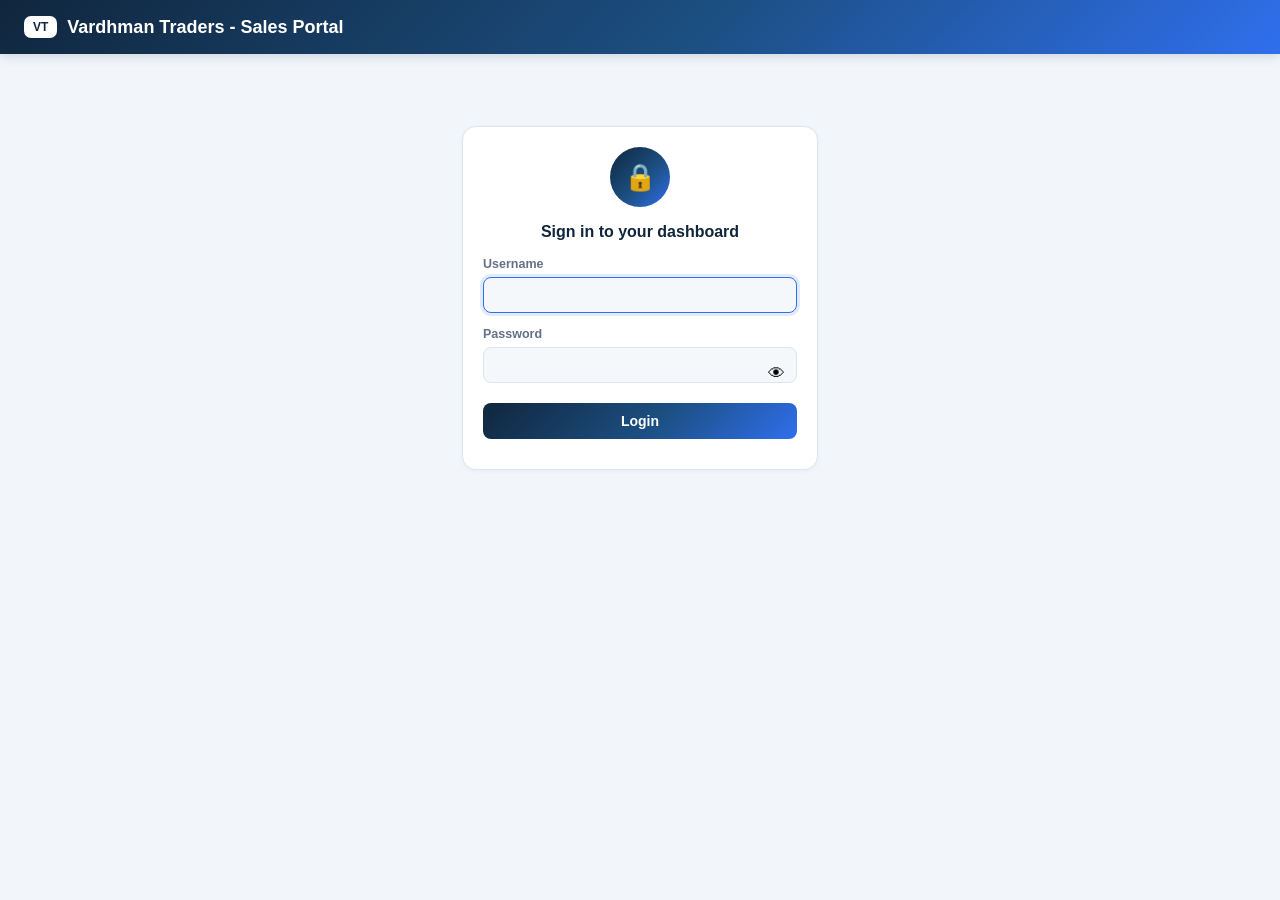
<file: apps_script/App.html>
<!DOCTYPE html>
<html>
<head>
<base target="_top">
<style>
  :root {
    --navy: #10263d; --navy-2: #163a5e; --blue: #1c4f82; --blue-2: #2f6fed; --blue-light: #4d8fe0;
    --bg: #f2f6fa; --panel: #ffffff; --panel-2: #f5f8fb; --border: #dde6ef;
    --text: #17222f; --muted: #647186; --red: #d8433f; --amber: #c98a12; --green: #22b378;
    --brand-gradient: linear-gradient(135deg, var(--navy) 0%, var(--blue) 55%, var(--blue-2) 100%);
    --shop-color: #2f6fed;
    --godown-color: #d68a1a;
    --dispatch-color: #1fae7a;
    --receiving-color: #9333ea;
  }
  .field-badge {
    display: inline-flex; align-items: center; justify-content: center;
    width: 18px; height: 18px; border-radius: 50%; color: #fff; font-size: 10.5px;
    font-weight: 800; margin-right: 6px; flex-shrink: 0;
  }
  label.with-badge { display: flex; align-items: center; }
  .required-star { color: var(--red); margin-left: 3px; }
  * { box-sizing: border-box; }
  body { margin: 0; background: var(--bg); color: var(--text); font-family: 'Segoe UI', Roboto, Arial, sans-serif; }
  .topbar { display: flex; align-items: center; justify-content: space-between; padding: 16px 24px; background: var(--brand-gradient); box-shadow: 0 2px 10px rgba(22,50,74,0.18); position: sticky; top: 0; z-index: 10; }
  .topbar h1 { font-size: 18px; margin: 0; color: #fff; display: flex; align-items: center; gap: 10px; }
  .badge { background: #fff; color: var(--navy); font-weight: 800; font-size: 12px; padding: 4px 9px; border-radius: 7px; }
  .btn-home { font-size: 13px; padding: 7px 14px; border-radius: 8px; background: rgba(255,255,255,0.16); border: 1px solid rgba(255,255,255,0.35); text-decoration: none; color: #fff; cursor: pointer; }
  .btn-home:hover { background: rgba(255,255,255,0.28); }
  .wrap { max-width: 1100px; margin: 0 auto; padding: 22px; }
  .card { background: var(--panel); border: 1px solid var(--border); border-radius: 14px; padding: 20px; margin-bottom: 22px; box-shadow: 0 1px 4px rgba(22,50,74,0.05); }
  .card.accent-shop     { border-left: 4px solid var(--shop-color); }
  .card.accent-godown   { border-left: 4px solid var(--godown-color); }
  .card.accent-dispatch { border-left: 4px solid var(--dispatch-color); }
  .card.accent-receiving{ border-left: 4px solid var(--receiving-color); }
  .card h2 { margin: 0 0 16px 0; font-size: 16px; color: var(--navy); display: flex; align-items: center; gap: 8px; }
  .card h2 .count { background: var(--blue-2); color: #fff; font-size: 12px; padding: 2px 9px; border-radius: 999px; }
  .grid { display: grid; grid-template-columns: repeat(auto-fit, minmax(220px, 1fr)); gap: 14px; }
  .row { display: flex; gap: 8px; align-items: center; flex-wrap: wrap; }
  .seg { display: inline-flex; border: 1px solid var(--border); border-radius: 8px; overflow: hidden; }
  .seg button { border: 0; background: var(--panel-2); padding: 7px 16px; cursor: pointer; font-weight: 700; color: var(--muted); border-right: 1px solid var(--border); font-size: 13px; }
  .seg button:last-child { border-right: 0; }
  .seg button.active { background: var(--blue-2); color: #fff; }
  label { display: block; font-size: 12.5px; color: var(--muted); margin-bottom: 6px; font-weight: 600; }
  input, select, textarea { width: 100%; background: var(--panel-2); border: 1px solid var(--border); color: var(--text); padding: 9px 10px; border-radius: 8px; font-size: 14px; font-family: inherit; }
  input:focus, select:focus, textarea:focus { outline: none; border-color: var(--blue-2); box-shadow: 0 0 0 3px rgba(47,111,237,0.14); }
  textarea { resize: vertical; min-height: 44px; }
  .field { margin-bottom: 4px; }
  .actions { margin-top: 18px; display: flex; gap: 10px; align-items: center; }
  button.primary { background: var(--brand-gradient); color: #fff; border: none; padding: 10px 22px; border-radius: 8px; font-size: 14px; font-weight: 600; cursor: pointer; }
  button.ghost { background: transparent; color: var(--muted); border: 1px solid var(--border); padding: 10px 16px; border-radius: 8px; cursor: pointer; }
  button.small { padding: 5px 12px; font-size: 12.5px; border-radius: 6px; background: var(--blue-2); color: #fff; border: none; cursor: pointer; }
  .status-msg { font-size: 13px; color: var(--green); font-weight: 600; }
  .status-msg.error { color: var(--red); }
  table { width: 100%; border-collapse: collapse; font-size: 13px; }
  th, td { text-align: left; padding: 9px 8px; border-bottom: 1px solid var(--border); }
  th { white-space: nowrap; }
  td { white-space: normal; max-width: 260px; word-break: break-word; overflow-wrap: break-word; }
  .dp-input { cursor: pointer; background: #fff; }
  .dp-popup { display:none; position:absolute; background:#fff; border:1px solid var(--border); border-radius:10px; box-shadow:0 6px 20px rgba(0,0,0,0.2); padding:12px; z-index:1000; width:250px; font-size:13px; }
  .dp-popup .dp-header { display:flex; justify-content:space-between; align-items:center; margin-bottom:8px; }
  .dp-popup .dp-header button { border:none; background:var(--panel-2); border-radius:6px; width:26px; height:26px; cursor:pointer; font-size:14px; color:var(--navy); }
  .dp-popup .dp-label { font-weight:700; color:var(--navy); font-size:13px; }
  .dp-popup .dp-grid { display:grid; grid-template-columns:repeat(7,1fr); gap:3px; text-align:center; }
  .dp-popup .dp-dow { font-size:10px; color:var(--muted); font-weight:700; padding:4px 0; }
  .dp-popup .dp-day { padding:6px 0; border-radius:6px; cursor:pointer; font-size:12px; }
  .dp-popup .dp-day:hover { background:var(--blue-2); color:#fff; }
  .dp-popup .dp-day.dp-today { border:1px solid var(--blue-2); }
  .dp-popup .dp-day.dp-empty { cursor:default; }
  .dp-popup .dp-day.dp-empty:hover { background:none; }
  .dp-popup .dp-clear { margin-top:8px; text-align:center; }
  .dp-popup .dp-clear a { font-size:11px; color:var(--muted); cursor:pointer; }
  .wrap-cell { display: inline-block; white-space: normal; max-width: 220px; word-break: break-word; overflow-wrap: break-word; vertical-align: top; }
  th { color: var(--navy); font-weight: 700; font-size: 11.5px; text-transform: uppercase; background: var(--panel-2); }
  .table-scroll { overflow-x: auto; overflow-y: auto; max-height: 420px; border: 1px solid var(--border); border-radius: 8px; }
  .table-scroll table { margin: 0; }
  .table-scroll thead th { position: sticky; top: 0; z-index: 1; }
  .pill { display: inline-block; padding: 2px 9px; border-radius: 999px; font-size: 12px; font-weight: 700; }
  .pill.hold      { background: rgba(216,67,63,0.12); color: var(--red); }
  .pill.cancelled { background: rgba(107,118,128,0.16); color: var(--muted); text-decoration: line-through; }
  .pill.sent      { background: rgba(34,179,120,0.13); color: var(--blue-2); }
  .pill.blank     { background: rgba(107,118,128,0.12); color: var(--muted); }
  .empty { color: var(--muted); font-size: 13px; padding: 10px 0; }
  .error-banner { background: rgba(216,67,63,0.1); border: 1px solid var(--red); color: var(--red); padding: 12px 16px; border-radius: 8px; font-size: 13px; margin-bottom: 16px; white-space: pre-wrap; word-break: break-word; }
</style>
</head>
<body>

<!-- Date Picker Popup -->
<div id="dpPopup" class="dp-popup">
  <div class="dp-header">
    <button type="button" onclick="dpChangeMonth(-1)">&#8249;</button>
    <span class="dp-label" id="dpLabel"></span>
    <button type="button" onclick="dpChangeMonth(1)">&#8250;</button>
  </div>
  <div class="dp-grid" id="dpGrid"></div>
  <div class="dp-clear"><a onclick="dpClearValue()">Clear</a></div>
</div>

<script>
  var DP_MONTHS = ['January','February','March','April','May','June','July','August','September','October','November','December'];
  var DP_FIELD = null;
  var DP_YEAR, DP_MONTH;

  function pad2_(n) { return n < 10 ? '0' + n : '' + n; }

  function isoToDisplay_(iso) {
    if (!iso) return '';
    var p = iso.split('-');
    if (p.length !== 3) return iso;
    return p[2] + '-' + p[1] + '-' + p[0];
  }

  function openDatePicker(fieldId) {
    DP_FIELD = fieldId;
    var isoInput = document.getElementById(fieldId + '_iso');
    var iso = isoInput ? isoInput.value : '';
    var base = iso ? new Date(iso + 'T00:00:00') : new Date();
    DP_YEAR = base.getFullYear();
    DP_MONTH = base.getMonth();
    dpRender_();
    var popup = document.getElementById('dpPopup');
    var inputEl = document.getElementById(fieldId);
    var rect = inputEl.getBoundingClientRect();
    var popupHeightEstimate = 330;
    var popupWidth = 250;
    var spaceBelow = window.innerHeight - rect.bottom;
    var top = (spaceBelow < popupHeightEstimate && rect.top > popupHeightEstimate)
      ? rect.top + window.scrollY - popupHeightEstimate - 4
      : rect.bottom + window.scrollY + 4;
    var left = rect.left + window.scrollX;
    if (left + popupWidth > window.innerWidth) left = window.innerWidth - popupWidth - 10;
    popup.style.top = top + 'px';
    popup.style.left = left + 'px';
    popup.style.display = 'block';
  }

  function dpChangeMonth(delta) {
    DP_MONTH += delta;
    if (DP_MONTH < 0) { DP_MONTH = 11; DP_YEAR--; }
    if (DP_MONTH > 11) { DP_MONTH = 0; DP_YEAR++; }
    dpRender_();
  }

  function dpRender_() {
    document.getElementById('dpLabel').textContent = DP_MONTHS[DP_MONTH] + ' ' + DP_YEAR;
    var grid = document.getElementById('dpGrid');
    grid.innerHTML = '';
    ['Su','Mo','Tu','We','Th','Fr','Sa'].forEach(function(d) {
      var el = document.createElement('div');
      el.className = 'dp-dow';
      el.textContent = d;
      grid.appendChild(el);
    });
    var firstDay = new Date(DP_YEAR, DP_MONTH, 1).getDay();
    var daysInMonth = new Date(DP_YEAR, DP_MONTH + 1, 0).getDate();
    var todayIso = isoToday_();
    for (var i = 0; i < firstDay; i++) {
      var empty = document.createElement('div');
      empty.className = 'dp-day dp-empty';
      grid.appendChild(empty);
    }
    for (var d = 1; d <= daysInMonth; d++) {
      var cell = document.createElement('div');
      var iso = DP_YEAR + '-' + pad2_(DP_MONTH + 1) + '-' + pad2_(d);
      cell.className = 'dp-day' + (iso === todayIso ? ' dp-today' : '');
      cell.textContent = d;
      cell.onclick = (function(isoVal) { return function() { dpPick_(isoVal); }; })(iso);
      grid.appendChild(cell);
    }
  }

  function isoToday_() {
    var now = new Date();
    return now.getFullYear() + '-' + pad2_(now.getMonth() + 1) + '-' + pad2_(now.getDate());
  }

  function isoNowDateTime_() {
    var now = new Date();
    return isoToday_() + 'T' + pad2_(now.getHours()) + ':' + pad2_(now.getMinutes());
  }

  function dpPick_(iso) { setDatePickerValue(DP_FIELD, iso); closeDatePicker(); }
  function dpClearValue() { setDatePickerValue(DP_FIELD, ''); closeDatePicker(); }

  function setDatePickerValue(fieldId, iso) {
    var isoInput = document.getElementById(fieldId + '_iso');
    var visibleInput = document.getElementById(fieldId);
    if (isoInput) isoInput.value = iso || '';
    if (visibleInput) { visibleInput.value = isoToDisplay_(iso); visibleInput.dispatchEvent(new Event('change')); }
  }

  function getDateTimeValue(baseId) {
    var datePart = document.getElementById(baseId + '_iso').value;
    var timeEl = document.getElementById(baseId + '_time');
    var timePart = timeEl ? timeEl.value : '';
    if (!datePart) return '';
    return datePart + 'T' + (timePart || '00:00');
  }

  function setDateTimeValue(baseId, isoDateTime) {
    var timeEl = document.getElementById(baseId + '_time');
    if (!isoDateTime) {
      setDatePickerValue(baseId, '');
      if (timeEl) timeEl.value = '';
      return;
    }
    var parts = isoDateTime.split('T');
    setDatePickerValue(baseId, parts[0]);
    if (timeEl) timeEl.value = parts[1] || '';
  }

  function closeDatePicker() { document.getElementById('dpPopup').style.display = 'none'; DP_FIELD = null; }

  document.addEventListener('click', function(e) {
    var popup = document.getElementById('dpPopup');
    if (popup && popup.style.display === 'block' && !popup.contains(e.target) && !e.target.classList.contains('dp-input')) {
      closeDatePicker();
    }
  });
</script>

<!-- ==================== LOGIN SCREEN ==================== -->
<div id="loginScreen">
  <div class="topbar"><h1><span class="badge">VT</span> Vardhman Traders - Sales Portal</h1></div>
  <div class="wrap" style="max-width:400px;">
    <div class="card" style="margin-top:50px;">
      <div style="width:60px;height:60px;margin:0 auto 16px;border-radius:50%;background:var(--brand-gradient);display:flex;align-items:center;justify-content:center;font-size:26px;">🔒</div>
      <h2 style="justify-content:center;text-align:center;">Sign in to your dashboard</h2>
      <form id="loginForm">
        <div class="field">
          <label>Username</label>
          <input type="text" id="loginUsername" autocomplete="username" autofocus required>
        </div>
        <div class="field" style="margin-top:14px;position:relative;">
          <label>Password</label>
          <input type="password" id="loginPassword" autocomplete="current-password" required style="padding-right:42px;">
          <button type="button" id="togglePasswordBtn" onclick="togglePasswordVisibility()" style="position:absolute;right:6px;top:31px;background:none;border:none;cursor:pointer;font-size:17px;padding:6px;">👁</button>
        </div>
        <div class="actions" style="margin-top:20px;justify-content:center;">
          <button type="submit" class="primary" style="width:100%;">Login</button>
        </div>
        <div id="loginError" class="status-msg error" style="text-align:center;margin-top:10px;"></div>
      </form>
    </div>
  </div>
</div>

<!-- ==================== FORCED CHANGE-PASSWORD SCREEN ==================== -->
<div id="changePasswordScreen" style="display:none;">
  <div class="topbar"><h1><span class="badge">VT</span> Vardhman Traders - Sales Portal</h1></div>
  <div class="wrap" style="max-width:400px;">
    <div class="card" style="margin-top:50px;">
      <div style="width:60px;height:60px;margin:0 auto 16px;border-radius:50%;background:var(--brand-gradient);display:flex;align-items:center;justify-content:center;font-size:26px;">🔑</div>
      <h2 style="justify-content:center;text-align:center;">Set a new password</h2>
      <p style="font-size:12.5px;color:var(--muted);text-align:center;">First-time login: please choose a new password (at least 10 characters) before continuing.</p>
      <form id="changePasswordForm">
        <div class="field">
          <label>New Password</label>
          <input type="password" id="newPassword" autocomplete="new-password" required minlength="10">
        </div>
        <div class="field" style="margin-top:14px;">
          <label>Confirm New Password</label>
          <input type="password" id="confirmPassword" autocomplete="new-password" required minlength="10">
        </div>
        <div class="actions" style="margin-top:20px;justify-content:center;">
          <button type="submit" class="primary" style="width:100%;">Save &amp; Continue</button>
        </div>
        <div id="changePasswordError" class="status-msg error" style="text-align:center;margin-top:10px;"></div>
      </form>
    </div>
  </div>
</div>

<!-- ==================== APP SCREEN ==================== -->
<div id="appScreen" style="display:none;">
  <div class="topbar" style="position:relative;">
    <h1><span class="badge">VT</span> <span id="roleTitle"></span></h1>
    <div style="display:flex;align-items:center;gap:14px;">
      <!-- Admin-only: switch which screen to view/act through. Admin has the same API
           permissions on every one of them (see app/roles.py) - this is purely a
           client-side choice of which dashboard to look at. -->
      <select id="admin_viewSwitcher" style="display:none;height:30px;border-radius:6px;border:none;font-size:12.5px;padding:0 8px;" onchange="onAdminViewChange()">
        <option value="all">All Orders (overview)</option>
        <option value="shop">Shop</option>
        <option value="godown">Godown</option>
        <option value="shop_dispatch">Shop Dispatch</option>
        <option value="godown_dispatch">Godown Dispatch</option>
        <option value="receiving">Receiving</option>
      </select>
      <!-- Search bar -->
      <div id="topbar_search" style="display:none;align-items:center;gap:6px;background:rgba(255,255,255,0.14);border:1px solid rgba(255,255,255,0.3);border-radius:8px;padding:5px 8px;">
        <input type="text" class="dp-input" id="topbar_searchDate" readonly placeholder="dd-mm-yyyy" onclick="openDatePicker('topbar_searchDate')" style="width:118px;height:24px;border:none;border-radius:5px;font-size:11px;padding:0 4px;">
        <input type="hidden" id="topbar_searchDate_iso">
        <input type="text" id="topbar_searchDcNo" placeholder="DC/Inv No." style="width:80px;height:24px;border:none;border-radius:5px;font-size:11px;padding:0 6px;">
        <button type="button" onclick="topbarSearch()" style="height:24px;padding:0 10px;border:none;border-radius:5px;background:#fff;color:var(--navy);font-size:11px;font-weight:600;cursor:pointer;">Search</button>
      </div>
      <span style="color:#fff;font-size:13px;opacity:0.9;" id="userDisplayName"></span>
      <button class="btn-home" onclick="refreshCurrent(true)">🔄 Refresh</button>
      <button class="btn-home" onclick="logout()">Logout</button>
    </div>

    <!-- Search Results Panel -->
    <div id="topbar_searchResults" style="display:none;position:absolute;top:56px;right:20px;background:var(--panel);border:1px solid var(--border);border-radius:10px;box-shadow:0 4px 16px rgba(0,0,0,0.2);padding:12px;width:640px;max-height:340px;overflow:auto;z-index:50;">
      <div style="display:flex;justify-content:space-between;align-items:center;margin-bottom:8px;">
        <strong style="font-size:13px;color:var(--navy);">Search Results <span id="topbar_searchCount" style="color:var(--muted);font-weight:400;"></span></strong>
        <a href="#" onclick="closeTopbarSearch();return false;" style="color:var(--muted);font-size:12px;">✕ Close</a>
      </div>
      <div class="table-scroll" style="max-height:260px;">
        <table>
          <thead><tr><th>Date</th><th>Address</th><th>DC No</th><th>Submission Type</th><th>Ready By</th><th>Status</th><th></th></tr></thead>
          <tbody id="topbar_searchBody"></tbody>
        </table>
      </div>
      <div id="topbar_searchEmpty" style="display:none;font-size:12px;color:var(--muted);padding:10px 0;">No matching orders.</div>
    </div>
  </div>

  <!-- Shown the instant any data fetch starts, hidden once it lands - so switching
       dashboards or applying a filter never looks frozen/blank while waiting. -->
  <div id="globalLoading" style="display:none;position:sticky;top:0;z-index:20;background:var(--blue-2);color:#fff;font-size:13px;font-weight:600;padding:8px 20px;text-align:center;">
    ⏳ Loading…
  </div>

  <div class="wrap">

    <!-- ================= SHOP SECTION ================= -->
    <div id="shopSection" style="display:none;">
      <div id="shop_errorBanner" class="error-banner" style="display:none;"></div>
      <div id="shop_dateWindowNote" style="font-size:12px;color:var(--muted);margin-bottom:14px;"></div>

      <div class="card accent-shop">
        <h2>🔍 Missing Numbers</h2>
        <div id="shop_missingAllClear" style="display:none;background:rgba(34,179,120,0.08);border:1px solid rgba(34,179,120,0.3);border-radius:10px;padding:14px;font-size:13px;font-weight:700;color:var(--green);">✅ Koi bhi Document No. missing nahi hai</div>
        <div id="shop_missingWrapper">
          <div style="font-size:13px;font-weight:700;color:var(--navy);margin-bottom:8px;">Challan (Daily)</div>
          <div id="shop_missingContainer"></div>
          <div style="margin-top:16px;padding-top:16px;border-top:1px solid var(--border);">
            <div style="font-size:13px;font-weight:700;color:var(--navy);margin-bottom:8px;">Invoice (1000+)</div>
            <div id="shop_missingInvoiceContainer"></div>
          </div>
        </div>
      </div>

      <div class="card accent-shop" id="shop_editCard" style="display:none;">
        <h2>✏️ Edit My Order <span id="shop_editingInfo"></span></h2>
        <form id="shopEditForm">
          <div class="grid">
            <div class="field">
              <label class="with-badge"><span class="field-badge" style="background:var(--shop-color);">1</span>Order Received Date<span class="required-star">*</span></label>
              <input type="text" class="dp-input" id="shopedit_orderRcvdDate" readonly placeholder="dd-mm-yyyy" onclick="openDatePicker('shopedit_orderRcvdDate')" required>
              <input type="hidden" id="shopedit_orderRcvdDate_iso">
            </div>
            <div class="field">
              <label class="with-badge"><span class="field-badge" style="background:var(--shop-color);">2</span>Order Received Thru<span class="required-star">*</span></label>
              <select id="shopedit_orderVia" required><option value="">-- select --</option></select>
            </div>
            <div class="field" style="grid-column:span 2;">
              <label class="with-badge"><span class="field-badge" style="background:var(--shop-color);">3</span>Type of Submission<span class="required-star">*</span></label>
              <select id="shopedit_typeOfSubmission" required><option value="">-- select --</option></select>
            </div>
            <div class="field">
              <label class="with-badge"><span class="field-badge" style="background:var(--shop-color);">4</span>DC / Invoice No.<span class="required-star">*</span></label>
              <input type="text" id="shopedit_dcNo" placeholder="Challan / Invoice number" required>
            </div>
            <div class="field">
              <label class="with-badge"><span class="field-badge" style="background:var(--shop-color);">5</span>Address</label>
              <input type="text" id="shopedit_shippingLocation" placeholder="e.g. Rohini, Pitampura">
            </div>
            <div class="field" style="grid-column:span 2;">
              <label class="with-badge"><span class="field-badge" style="background:var(--shop-color);">6</span>Detailed Remarks</label>
              <textarea id="shopedit_detailedRemarks" placeholder="Full shipping address, contact number, rate notes, etc."></textarea>
            </div>
          </div>
          <div class="actions">
            <button type="submit" class="primary" id="shopedit_saveBtn">Save Changes</button>
            <button type="button" class="ghost" onclick="shopCloseEdit()">Cancel</button>
            <span id="shopedit_statusMsg" class="status-msg"></span>
          </div>
        </form>
      </div>

      <div class="card accent-shop">
        <h2>🧾 New Order</h2>
        <form id="shopOrderForm">
          <div class="grid">
            <div class="field">
              <label class="with-badge"><span class="field-badge" style="background:var(--shop-color);">1</span>Order Received Date<span class="required-star">*</span></label>
              <input type="text" class="dp-input" id="shop_orderRcvdDate" readonly placeholder="dd-mm-yyyy" onclick="openDatePicker('shop_orderRcvdDate')" required>
              <input type="hidden" id="shop_orderRcvdDate_iso">
            </div>
            <div class="field">
              <label class="with-badge"><span class="field-badge" style="background:var(--shop-color);">2</span>Order Received Thru<span class="required-star">*</span></label>
              <select id="shop_orderVia" required><option value="">-- select --</option></select>
            </div>
            <div class="field" style="grid-column:span 2;">
              <label class="with-badge"><span class="field-badge" style="background:var(--shop-color);">3</span>Type of Submission<span class="required-star">*</span></label>
              <select id="shop_typeOfSubmission" required><option value="">-- select --</option></select>
            </div>
            <div class="field">
              <label class="with-badge"><span class="field-badge" style="background:var(--shop-color);">4</span>DC / Invoice No.<span class="required-star">*</span></label>
              <input type="text" id="shop_dcNo" placeholder="Challan / Invoice number" required>
            </div>
            <div class="field">
              <label class="with-badge"><span class="field-badge" style="background:var(--shop-color);">5</span>Address</label>
              <input type="text" id="shop_shippingLocation" placeholder="e.g. Rohini, Pitampura">
            </div>
            <div class="field" style="grid-column:span 2;">
              <label class="with-badge"><span class="field-badge" style="background:var(--shop-color);">6</span>Detailed Remarks</label>
              <textarea id="shop_detailedRemarks" placeholder="Full shipping address, contact number, rate notes, etc."></textarea>
            </div>
          </div>
          <div class="actions">
            <button type="submit" class="primary" id="shop_saveBtn">Save Order</button>
            <button type="button" class="ghost" onclick="shopResetForm()">Clear</button>
            <span id="shop_statusMsg" class="status-msg"></span>
          </div>
        </form>
      </div>

      <div class="card accent-shop">
        <h2>📋 Recent Orders <span class="count" id="shop_recentCount">0</span></h2>
        <div class="table-scroll">
          <table>
            <thead><tr><th>Date</th><th>DC No</th><th>Submission Type</th><th>Address</th><th>Godown Status</th><th>Delivered By</th><th></th></tr></thead>
            <tbody id="shop_ordersBody"></tbody>
          </table>
          <div class="empty" id="shop_emptyMsg" style="display:none;">No orders yet.</div>
        </div>
      </div>
    </div>

    <!-- ================= GODOWN SECTION ================= -->
    <div id="godownSection" style="display:none;">
      <div id="godown_errorBanner" class="error-banner" style="display:none;"></div>
      <div id="godown_dateWindowNote" style="font-size:12px;color:var(--muted);margin-bottom:14px;"></div>

      <div class="card accent-godown">
        <h2>🔍 Missing Numbers</h2>
        <div id="godown_missingAllClear" style="display:none;background:rgba(34,179,120,0.08);border:1px solid rgba(34,179,120,0.3);border-radius:10px;padding:14px;font-size:13px;font-weight:700;color:var(--green);">✅ Koi bhi Document No. missing nahi hai</div>
        <div id="godown_missingWrapper">
          <div style="font-size:13px;font-weight:700;color:var(--navy);margin-bottom:8px;">Challan (Daily)</div>
          <div id="godown_missingContainer"></div>
          <div style="margin-top:16px;padding-top:16px;border-top:1px solid var(--border);">
            <div style="font-size:13px;font-weight:700;color:var(--navy);margin-bottom:8px;">Invoice (1000+)</div>
            <div id="godown_missingInvoiceContainer"></div>
          </div>
        </div>
      </div>

      <div class="card accent-godown" id="godown_editCard" style="display:none;">
        <h2>📦 Update Order <span id="godown_editingSlNo"></span></h2>
        <form id="godownEditForm">
          <div class="grid">
            <div class="field">
              <label class="with-badge"><span class="field-badge" style="background:var(--godown-color);">1</span>Ready By Whom<span class="required-star">*</span></label>
              <select id="godown_readyByWhom" required><option value="">-- select --</option></select>
            </div>
            <div class="field">
              <label class="with-badge"><span class="field-badge" style="background:var(--godown-color);">2</span>Colour Making By Whom</label>
              <select id="godown_colourMakingBy"><option value="">-- select --</option></select>
            </div>
            <div class="field">
              <label class="with-badge"><span class="field-badge" style="background:var(--godown-color);">3</span>Delivery Status<span class="required-star">*</span></label>
              <select id="godown_deliveryStatus" required><option value="">-- select --</option></select>
            </div>
            <!-- Shown only if admin has granted this role the matching permission
                 (Setup -> Permissions) - hidden otherwise, not a hardcoded assumption. -->
            <div class="field" id="godown_dateOfReceivingField" style="display:none;">
              <label>Date of Receiving</label>
              <input type="text" class="dp-input" id="godown_dateOfReceiving" readonly placeholder="dd-mm-yyyy" onclick="openDatePicker('godown_dateOfReceiving')">
              <input type="hidden" id="godown_dateOfReceiving_iso">
            </div>
            <div class="field" id="godown_paymentStatusField" style="display:none;">
              <label>Mat. Payment Status</label>
              <select id="godown_paymentStatus"><option value="">-- select --</option></select>
            </div>
            <div class="field" id="godown_amountReceivedField" style="display:none;">
              <label>Amount Received (Rs)</label>
              <input type="number" id="godown_amountReceived" min="0" step="1" placeholder="0">
            </div>
          </div>
          <div class="actions">
            <button type="submit" class="primary" id="godown_saveBtn">Save</button>
            <button type="button" class="ghost" onclick="godownCloseEdit()">Cancel</button>
            <span id="godown_statusMsg" class="status-msg"></span>
          </div>
        </form>
      </div>

      <div class="card accent-godown">
        <h2>⏳ Pending Orders <span class="count" id="godown_pendingCount">0</span></h2>
        <div class="table-scroll">
          <table>
            <thead><tr><th>Order Date</th><th>Address</th><th>DC No</th><th>Submission Type</th><th>Remarks</th><th></th></tr></thead>
            <tbody id="godown_pendingBody"></tbody>
          </table>
          <div class="empty" id="godown_pendingEmpty" style="display:none;">Nothing pending. All caught up.</div>
        </div>
      </div>

      <div class="card accent-godown">
        <h2>✅ Recently Completed <span class="count" id="godown_completedCount">0</span></h2>
        <div class="table-scroll">
          <table>
            <thead><tr><th>Order Date</th><th>DC No</th><th>Submission Type</th><th>Ready By</th><th>Delivery Status</th><th>Remarks</th><th></th></tr></thead>
            <tbody id="godown_completedBody"></tbody>
          </table>
        </div>
      </div>
    </div>

    <!-- ================= DISPATCH SECTION ================= -->
    <div id="dispatchSection" style="display:none;">
      <div id="dispatch_errorBanner" class="error-banner" style="display:none;"></div>
      <div id="dispatch_dateWindowNote" style="font-size:12px;color:var(--muted);margin-bottom:14px;"></div>

      <div class="card accent-dispatch">
        <h2>🔍 Missing Numbers</h2>
        <div id="dispatch_missingAllClear" style="display:none;background:rgba(34,179,120,0.08);border:1px solid rgba(34,179,120,0.3);border-radius:10px;padding:14px;font-size:13px;font-weight:700;color:var(--green);">✅ Koi bhi Document No. missing nahi hai</div>
        <div id="dispatch_missingWrapper">
          <div style="font-size:13px;font-weight:700;color:var(--navy);margin-bottom:8px;">Challan (Daily)</div>
          <div id="dispatch_missingContainer"></div>
          <div style="margin-top:16px;padding-top:16px;border-top:1px solid var(--border);">
            <div style="font-size:13px;font-weight:700;color:var(--navy);margin-bottom:8px;">Invoice (1000+)</div>
            <div id="dispatch_missingInvoiceContainer"></div>
          </div>
        </div>
      </div>

      <div class="card accent-dispatch" id="dispatch_editCard" style="display:none;">
        <h2>🚚 Update Delivery <span id="dispatch_editingSlNo"></span></h2>
        <form id="dispatchEditForm">
          <div class="grid">
            <div class="field">
              <label class="with-badge"><span class="field-badge" style="background:var(--dispatch-color);">1</span>Material Delivery Date &amp; Time<span class="required-star">*</span></label>
              <div style="display:flex;gap:6px;">
                <input type="text" class="dp-input" id="dispatch_materialDeliveryDateTime" readonly placeholder="dd-mm-yyyy" onclick="openDatePicker('dispatch_materialDeliveryDateTime')" style="flex:1;" required>
                <input type="time" id="dispatch_materialDeliveryDateTime_time" style="width:110px;">
              </div>
              <input type="hidden" id="dispatch_materialDeliveryDateTime_iso">
            </div>
            <div class="field">
              <label class="with-badge"><span class="field-badge" style="background:var(--dispatch-color);">2</span>Delivery Status</label>
              <select id="dispatch_deliveryStatus"><option value="">-- select --</option></select>
            </div>
            <div class="field">
              <label class="with-badge"><span class="field-badge" style="background:var(--dispatch-color);">3</span>Delivered By Whom<span class="required-star">*</span></label>
              <select id="dispatch_deliveredByWhom" required><option value="">-- select --</option></select>
            </div>
            <div class="field">
              <label class="with-badge"><span class="field-badge" style="background:var(--dispatch-color);">4</span>Cartage (In Rupees)</label>
              <input type="number" id="dispatch_cartage" min="0" step="1">
            </div>
            <!-- Shop Dispatch only fields -->
            <div class="field" id="dispatch_dateOfReceivingField" style="display:none;">
              <label>Date of Receiving</label>
              <input type="text" class="dp-input" id="dispatch_dateOfReceiving" readonly placeholder="dd-mm-yyyy" onclick="openDatePicker('dispatch_dateOfReceiving')">
              <input type="hidden" id="dispatch_dateOfReceiving_iso">
            </div>
            <div class="field" id="dispatch_paymentStatusField" style="display:none;">
              <label>Mat. Payment Status</label>
              <select id="dispatch_paymentStatus"><option value="">-- select --</option></select>
            </div>
            <div class="field" id="dispatch_amountReceivedField" style="display:none;">
              <label>Amount Received (Rs)</label>
              <input type="number" id="dispatch_amountReceived" min="0" step="1" placeholder="0">
            </div>
          </div>
          <div class="actions">
            <button type="submit" class="primary" id="dispatch_saveBtn">Save</button>
            <button type="button" class="ghost" onclick="dispatchCloseEdit()">Cancel</button>
            <span id="dispatch_statusMsg" class="status-msg"></span>
          </div>
        </form>
      </div>

      <div class="card accent-dispatch">
        <h2>🚛 Ready for Dispatch <span class="count" id="dispatch_pendingCount">0</span></h2>
        <div class="table-scroll">
          <table>
            <thead><tr><th>Order Date</th><th>DC No</th><th>Ready By</th><th>Delivery Status</th><th>Submission Type</th><th>Address</th><th>Remarks</th><th></th></tr></thead>
            <tbody id="dispatch_pendingBody"></tbody>
          </table>
          <div class="empty" id="dispatch_pendingEmpty" style="display:none;">Nothing waiting on dispatch right now.</div>
        </div>
      </div>

      <div class="card accent-dispatch">
        <h2>✅ Recently Delivered <span class="count" id="dispatch_completedCount">0</span></h2>
        <div class="table-scroll">
          <table>
            <thead><tr><th>Order Date</th><th>DC No</th><th>Delivery Time</th><th>Delivered By</th><th>Cartage</th><th>Address</th><th>Remarks</th><th></th></tr></thead>
            <tbody id="dispatch_completedBody"></tbody>
          </table>
        </div>
      </div>
    </div>

    <!-- ================= RECEIVING SECTION ================= -->
    <div id="receivingSection" style="display:none;">
      <div id="receiving_errorBanner" class="error-banner" style="display:none;"></div>
      <div id="receiving_dateWindowNote" style="font-size:12px;color:var(--muted);margin-bottom:14px;"></div>

      <div class="card accent-receiving" id="receiving_editCard" style="display:none;">
        <h2>💵 Update Receiving <span id="receiving_editingSlNo"></span></h2>
        <form id="receivingEditForm">
          <div class="grid">
            <div class="field">
              <label class="with-badge"><span class="field-badge" style="background:var(--receiving-color);">1</span>Date of Receiving<span class="required-star">*</span></label>
              <input type="text" class="dp-input" id="receiving_dateOfReceiving" readonly placeholder="dd-mm-yyyy" onclick="openDatePicker('receiving_dateOfReceiving')" required>
              <input type="hidden" id="receiving_dateOfReceiving_iso">
            </div>
            <div class="field">
              <label class="with-badge"><span class="field-badge" style="background:var(--receiving-color);">2</span>Mat. Payment Status<span class="required-star">*</span></label>
              <select id="receiving_paymentStatus" required><option value="">-- select --</option></select>
            </div>
            <div class="field">
              <label class="with-badge"><span class="field-badge" style="background:var(--receiving-color);">3</span>Amount Rcvd</label>
              <input type="number" id="receiving_amountReceived" min="0" step="1">
            </div>
          </div>
          <div class="actions">
            <button type="submit" class="primary" id="receiving_saveBtn">Save</button>
            <button type="button" class="ghost" onclick="receivingCloseEdit()">Cancel</button>
            <span id="receiving_statusMsg" class="status-msg"></span>
          </div>
        </form>
      </div>

      <div class="card accent-receiving">
        <h2>⏳ Awaiting Receiving <span class="count" id="receiving_pendingCount">0</span></h2>
        <div class="table-scroll">
          <table>
            <thead><tr><th>Order Date</th><th>Address</th><th>DC No</th><th>Delivery Time</th><th>Delivered By</th><th></th></tr></thead>
            <tbody id="receiving_pendingBody"></tbody>
          </table>
          <div class="empty" id="receiving_pendingEmpty" style="display:none;">Nothing waiting on receiving right now.</div>
        </div>
      </div>

      <div class="card accent-receiving">
        <h2>✅ Received <span class="count" id="receiving_completedCount">0</span></h2>
        <div class="table-scroll">
          <table>
            <thead><tr><th>Order Date</th><th>DC No</th><th>Address</th><th>Date Received</th><th>Payment</th><th>Amount</th><th></th></tr></thead>
            <tbody id="receiving_completedBody"></tbody>
          </table>
        </div>
      </div>
    </div>

    <!-- ================= ADMIN SECTION (overview, every order) ================= -->
    <div id="adminSection" style="display:none;">
      <div id="admin_errorBanner" class="error-banner" style="display:none;"></div>
      <div style="font-size:12px;color:var(--muted);margin-bottom:14px;">👁️ Every order, across all roles and dates - you can edit any of them directly below. To use a specific team's own workflow instead, switch to Shop / Godown / Shop Dispatch / Godown Dispatch / Receiving using the dropdown above.</div>

      <div class="card" style="border-left:4px solid var(--navy);margin-bottom:16px;">
        <div class="row" style="margin-bottom:14px;">
          <div class="seg" id="admin_archiveToggle">
            <button type="button" class="active" data-archived="false" onclick="adminSetArchived(false)">Current</button>
            <button type="button" data-archived="true" onclick="adminSetArchived(true)">Archive</button>
          </div>
        </div>
        <div class="grid" style="align-items:end;">
          <div class="field">
            <label>From date</label>
            <input type="text" class="dp-input" id="admin_dateFrom" readonly placeholder="dd-mm-yyyy" onclick="openDatePicker('admin_dateFrom')">
            <input type="hidden" id="admin_dateFrom_iso">
          </div>
          <div class="field">
            <label>To date</label>
            <input type="text" class="dp-input" id="admin_dateTo" readonly placeholder="dd-mm-yyyy" onclick="openDatePicker('admin_dateTo')">
            <input type="hidden" id="admin_dateTo_iso">
          </div>
          <div class="field">
            <label>Search DC/Inv No or address</label>
            <input type="text" id="admin_search" placeholder="e.g. 1234 or Rohini">
          </div>
          <div class="actions" style="margin:0;">
            <button type="button" class="primary" onclick="adminApplyFilters()">Apply</button>
            <button type="button" class="ghost" onclick="adminClearFilters()">Clear</button>
          </div>
        </div>
      </div>

      <div class="card" style="border-left:4px solid var(--navy);margin-bottom:16px;">
        <h2>🔍 Missing Numbers - pick any date</h2>
        <div class="row" style="gap:10px;align-items:end;margin-bottom:10px;">
          <div class="field" style="margin-bottom:0;">
            <label>Date</label>
            <input type="text" class="dp-input" id="admin_missingDate" readonly placeholder="dd-mm-yyyy" onclick="openDatePicker('admin_missingDate')">
            <input type="hidden" id="admin_missingDate_iso">
          </div>
          <button type="button" class="primary" onclick="adminCheckMissingNumbers()">Check</button>
        </div>
        <div id="admin_missingAllClear" style="display:none;background:rgba(34,179,120,0.08);border:1px solid rgba(34,179,120,0.3);border-radius:10px;padding:14px;font-size:13px;font-weight:700;color:var(--green);">✅ Koi bhi Document No. missing nahi hai</div>
        <div id="admin_missingWrapper" style="display:none;">
          <div style="font-size:13px;font-weight:700;color:var(--navy);margin-bottom:8px;">Challan (Daily)</div>
          <div id="admin_missingContainer"></div>
          <div style="margin-top:16px;padding-top:16px;border-top:1px solid var(--border);">
            <div style="font-size:13px;font-weight:700;color:var(--navy);margin-bottom:8px;">Invoice (1000+)</div>
            <div id="admin_missingInvoiceContainer"></div>
          </div>
        </div>
      </div>

      <!-- Comprehensive edit form: admin may set any field on any order, active or archived. -->
      <div class="card" id="admin_editCard" style="display:none;border-left:4px solid var(--navy);margin-bottom:16px;">
        <h2>✏️ Edit Order <span id="admin_editingSlNo"></span></h2>
        <form id="adminEditForm">
          <div class="grid">
            <div class="field">
              <label>Order Received Date</label>
              <input type="text" class="dp-input" id="admin_edit_orderRcvdDate" readonly placeholder="dd-mm-yyyy" onclick="openDatePicker('admin_edit_orderRcvdDate')">
              <input type="hidden" id="admin_edit_orderRcvdDate_iso">
            </div>
            <div class="field">
              <label>Order Received Thru</label>
              <select id="admin_edit_orderVia"><option value="">-- no change --</option></select>
            </div>
            <div class="field">
              <label>Type of Submission</label>
              <select id="admin_edit_typeOfSubmission"><option value="">-- no change --</option></select>
            </div>
            <div class="field">
              <label>DC / Invoice No.</label>
              <input type="text" id="admin_edit_dcNo">
            </div>
            <div class="field">
              <label>Address</label>
              <input type="text" id="admin_edit_shippingLocation">
            </div>
            <div class="field" style="grid-column:span 2;">
              <label>Detailed Remarks</label>
              <textarea id="admin_edit_detailedRemarks"></textarea>
            </div>
            <div class="field">
              <label>Ready By Whom</label>
              <select id="admin_edit_readyByWhom"><option value="">-- no change --</option></select>
            </div>
            <div class="field">
              <label>Colour Making By Whom</label>
              <select id="admin_edit_colourMakingBy"><option value="">-- no change --</option></select>
            </div>
            <div class="field">
              <label>Delivery Status</label>
              <select id="admin_edit_deliveryStatus"><option value="">-- no change --</option></select>
            </div>
            <div class="field">
              <label>Material Delivery Date &amp; Time</label>
              <div style="display:flex;gap:6px;">
                <input type="text" class="dp-input" id="admin_edit_materialDeliveryDateTime" readonly placeholder="dd-mm-yyyy" onclick="openDatePicker('admin_edit_materialDeliveryDateTime')" style="flex:1;">
                <input type="time" id="admin_edit_materialDeliveryDateTime_time" style="width:110px;">
              </div>
              <input type="hidden" id="admin_edit_materialDeliveryDateTime_iso">
            </div>
            <div class="field">
              <label>Delivered By Whom</label>
              <select id="admin_edit_deliveredByWhom"><option value="">-- no change --</option></select>
            </div>
            <div class="field">
              <label>Cartage (Rs)</label>
              <input type="number" id="admin_edit_cartage" min="0" step="1">
            </div>
            <div class="field">
              <label>Date of Receiving</label>
              <input type="text" class="dp-input" id="admin_edit_dateOfReceiving" readonly placeholder="dd-mm-yyyy" onclick="openDatePicker('admin_edit_dateOfReceiving')">
              <input type="hidden" id="admin_edit_dateOfReceiving_iso">
            </div>
            <div class="field">
              <label>Mat. Payment Status</label>
              <select id="admin_edit_paymentStatus"><option value="">-- no change --</option></select>
            </div>
            <div class="field">
              <label>Amount Received (Rs)</label>
              <input type="number" id="admin_edit_amountReceived" min="0" step="1">
            </div>
          </div>
          <div class="actions">
            <button type="submit" class="primary" id="admin_editSaveBtn">Save</button>
            <button type="button" class="ghost" onclick="adminCloseEdit()">Cancel</button>
            <span id="admin_editStatusMsg" class="status-msg"></span>
          </div>
        </form>
      </div>

      <div class="card" style="border-left:4px solid var(--navy);">
        <h2>📋 All Orders <span class="count" id="admin_ordersCount">0</span></h2>
        <div class="table-scroll" style="max-height:600px;">
          <table>
            <thead><tr><th>Sl No</th><th>Date</th><th>DC No</th><th>Via</th><th>Submission Type</th><th>Ready By</th><th>Delivery Status</th><th>Delivered By</th><th>Payment</th><th>Amount</th><th>Cartage</th><th>Address</th><th>Created By</th><th></th></tr></thead>
            <tbody id="admin_ordersBody"></tbody>
          </table>
          <div class="empty" id="admin_emptyMsg" style="display:none;">No orders found.</div>
        </div>
        <div class="actions" style="justify-content:space-between;margin-top:14px;">
          <button type="button" class="ghost" id="admin_prevBtn" onclick="adminPrevPage()">← Previous</button>
          <span class="note" id="admin_pageLabel"></span>
          <button type="button" class="ghost" id="admin_nextBtn" onclick="adminNextPage()">Next →</button>
        </div>
      </div>
    </div>

    <div style="text-align:center;margin-top:10px;">
      <a href="#" onclick="loadDebugInfo();return false;" style="font-size:12px;color:var(--muted);">🔧 Debug info</a>
      <pre id="debugOutput" style="display:none;text-align:left;background:#111;color:#9fdc9f;font-size:11px;padding:14px;border-radius:8px;margin-top:10px;overflow:auto;max-height:300px;"></pre>
    </div>
  </div>
</div>

<script>
  var CURRENT_TOKEN = null;
  var CURRENT_ROLE = null; // the real, logged-in role (from the JWT) - never changes
  var CURRENT_USER_NAME = null;
  var MY_FIELDS = []; // which order fields this role may set, per Setup -> Permissions
  function canSet_(field) { return MY_FIELDS.indexOf(field) !== -1; }
  var PENDING_LOGIN_PASSWORD = null; // held only in memory during the forced-change flow
  var AUTO_REFRESH_TIMER = null;
  // Admin is a super-user (same API permissions as every operating role, on every
  // screen - see app/roles.py). ADMIN_VIEW is purely a client-side choice of which
  // screen to look at; it never affects what the API will let the request do.
  var ADMIN_VIEW = 'all';
  // cashier/accounts/cartage get the same read-only "All Orders" overview as admin's
  // default view - no operating screen exists for these roles (they never create or
  // edit orders), but whichever roles an admin ticks on an app link should still get
  // something useful to look at, not a blank page.
  var VIEW_ONLY_ROLES = ['cashier', 'accounts', 'cartage'];
  function effectiveRole() {
    if (CURRENT_ROLE === 'admin') return ADMIN_VIEW;
    if (VIEW_ONLY_ROLES.indexOf(CURRENT_ROLE) !== -1) return 'all';
    return CURRENT_ROLE;
  }
  var SSO_TICKET = <?!= JSON.stringify(ssoTicket || '') ?>; // set by the Render portal's "Open" button

  function titleForRole(role) {
    if (role === 'shop')             return 'Shop Dashboard';
    if (role === 'godown')           return 'Godown Dashboard';
    if (role === 'shop_dispatch')    return 'Shop Dispatch Dashboard';
    if (role === 'godown_dispatch')  return 'Godown Dispatch Dashboard';
    if (role === 'receiving')        return 'Receiving Dashboard';
    if (role === 'admin')           return 'All Orders';
    if (VIEW_ONLY_ROLES.indexOf(role) !== -1) return 'All Orders (view only)';
    return 'Dashboard';
  }

  function sectionIdForRole(role) {
    if (role === 'shop_dispatch' || role === 'godown_dispatch') return 'dispatchSection';
    if (role === 'all') return 'adminSection';
    return role + 'Section';
  }

  function formatDateDisplay(iso) {
    if (!iso) return '';
    var parts = String(iso).split('-');
    if (parts.length !== 3) return iso;
    var dd = parseInt(parts[2], 10), mm = parseInt(parts[1], 10);
    return (dd < 10 ? '0'+dd : dd) + '-' + (mm < 10 ? '0'+mm : mm) + '-' + parts[0];
  }

  function formatDateTimeDisplay(iso) {
    if (!iso) return '';
    var parts = String(iso).split('T');
    if (parts.length !== 2) return iso;
    var dp = parts[0].split('-');
    if (dp.length !== 3) return iso;
    return parseInt(dp[2],10) + '-' + parseInt(dp[1],10) + '-' + dp[0] + ' ' + parts[1];
  }

  function formatAmount_(val) {
    if (val === '' || val === null || val === undefined) return '';
    var n = Number(val);
    return isNaN(n) ? val : n.toFixed(2);
  }

  function statusPill(text) {
    if (!text) return '<span class="pill blank">Pending</span>';
    var cls = text.toLowerCase();
    if (cls.indexOf('sent') === 0) cls = 'sent';
    else if (cls.indexOf('cancel') === 0) cls = 'cancelled';
    else if (cls.indexOf('hold') === 0) cls = 'hold';
    else cls = 'blank';
    return '<span class="pill ' + cls + '">' + text + '</span>';
  }

  function stuckBadgeHtml_(reason) {
    if (!reason) return '';
    return ' <span style="background:rgba(201,138,18,0.12);border:1px solid rgba(201,138,18,0.4);color:#c98a12;font-size:10px;font-weight:700;padding:2px 8px;border-radius:999px;margin-left:4px;white-space:nowrap;">' + reason + '</span>';
  }

  function showDateWindowNote(elId, dateWindow) {
    var el = document.getElementById(elId);
    if (!el || !dateWindow) return;
    el.textContent = '📅 Showing orders received on: ' + dateWindow.join(' and ') + ' (Monday is skipped as a holiday). Use Search for older records.';
  }

  function fillSelect_(selectId, names, keepFirst) {
    var sel = document.getElementById(selectId);
    if (!sel) return;
    var current = sel.value;
    var firstLabel = keepFirst && sel.options.length ? sel.options[0].textContent : '-- select --';
    sel.innerHTML = '<option value="">' + firstLabel + '</option>';
    (names || []).forEach(function(name) {
      var opt = document.createElement('option');
      opt.value = name; opt.textContent = name;
      sel.appendChild(opt);
    });
    if (current) sel.value = current;
  }

  /* ---- Missing Numbers ---- */
  function hasMissing_(g) { return !!(g && g.missing && g.missing.length > 0); }

  function buildMissingGroupHtml_(g) {
    return '<div style="font-size:12px;color:var(--muted);margin:6px 0 10px;">' +
      'Range: ' + g.min + '–' + g.max + '</div>' +
      '<div style="display:flex;gap:6px;flex-wrap:wrap;">' +
      g.missing.map(function(n) {
        return '<span style="background:var(--red);color:#fff;font-size:12px;font-weight:700;padding:4px 10px;border-radius:999px;">' + n + '</span>';
      }).join('') + '</div>';
  }

  function buildMissingChallanDayBlockHtml_(dateStr, challan) {
    return '<div style="margin-bottom:14px;">' +
      '<div style="font-size:12px;font-weight:700;color:var(--navy);margin-bottom:6px;">📅 ' + formatDateDisplay(dateStr) + '</div>' +
      '<div style="background:rgba(216,67,63,0.06);border:1px solid rgba(216,67,63,0.3);border-radius:10px;padding:14px;">' +
      buildMissingGroupHtml_(challan) + '</div></div>';
  }

  function renderMissingNumbers_(prefix, data) {
    if (!data || !data.ok) return;
    var challanBlocks = data.challanByDate.filter(function(r) { return hasMissing_(r.challan); });
    var challanContainer = document.getElementById(prefix + '_missingContainer');
    if (challanContainer) challanContainer.innerHTML = challanBlocks.map(function(r) {
      return buildMissingChallanDayBlockHtml_(r.date, r.challan);
    }).join('');

    var invoiceBlocks = [];
    if (data.invoiceByDate) {
      invoiceBlocks = data.invoiceByDate.filter(function(r) { return hasMissing_(r.invoice); });
    }
    var invoiceContainer = document.getElementById(prefix + '_missingInvoiceContainer');
    if (invoiceContainer) {
      invoiceContainer.innerHTML = invoiceBlocks.map(function(r) {
        return buildMissingChallanDayBlockHtml_(r.date, r.invoice);
      }).join('');
    }

    var invoiceHasMissing = invoiceBlocks.length > 0;
    var nothingMissing = challanBlocks.length === 0 && !invoiceHasMissing;
    var wrapper = document.getElementById(prefix + '_missingWrapper');
    var allClear = document.getElementById(prefix + '_missingAllClear');
    if (wrapper) wrapper.style.display = nothingMissing ? 'none' : 'block';
    if (allClear) allClear.style.display = nothingMissing ? 'block' : 'none';
  }

  function initMissingNumbers(prefix) {
    google.script.run
      .withSuccessHandler(function(data) { renderMissingNumbers_(prefix, data); })
      .getMissingNumbersForWindow(CURRENT_TOKEN);
  }

  // Admin only: check missing numbers for any date they pick, not just today.
  function adminCheckMissingNumbers() {
    var date = document.getElementById('admin_missingDate_iso').value;
    if (!date) { alert('Pick a date first.'); return; }
    google.script.run
      .withSuccessHandler(function(data) {
        if (!data || !data.ok) { alert('Error: ' + (data ? data.error : 'no response')); return; }
        renderMissingNumbers_('admin', data);
      })
      .withFailureHandler(function(err) { alert('Call failed: ' + err.message); })
      .getMissingNumbersForDate(CURRENT_TOKEN, date);
  }

  /* ---- Login ---- */
  function togglePasswordVisibility() {
    var pwd = document.getElementById('loginPassword');
    var btn = document.getElementById('togglePasswordBtn');
    if (pwd.type === 'password') { pwd.type = 'text'; btn.textContent = '🙈'; }
    else { pwd.type = 'password'; btn.textContent = '👁'; }
  }

  document.getElementById('loginUsername').addEventListener('keydown', function(e) {
    if (e.key === 'Enter') { e.preventDefault(); document.getElementById('loginPassword').focus(); }
  });

  document.getElementById('loginForm').addEventListener('submit', function(e) {
    e.preventDefault();
    var u = document.getElementById('loginUsername').value.trim();
    var p = document.getElementById('loginPassword').value;
    var errEl = document.getElementById('loginError');
    errEl.textContent = '';
    google.script.run
      .withSuccessHandler(function(res) {
        if (!res) { errEl.textContent = 'Server se koi jawab nahi mila.'; return; }
        if (!res.ok) { errEl.textContent = 'Server error: ' + res.error; return; }
        if (!res.success) { errEl.textContent = res.message || 'Login failed.'; return; }
        CURRENT_TOKEN = res.token;
        CURRENT_ROLE = res.role;
        CURRENT_USER_NAME = res.displayName;
        if (res.mustChangePassword) {
          PENDING_LOGIN_PASSWORD = p;
          showChangePasswordScreen();
        } else {
          enterDashboard();
        }
      })
      .withFailureHandler(function(err) { errEl.textContent = 'Error: ' + err.message; })
      .login(u, p);
  });

  function showChangePasswordScreen() {
    document.getElementById('loginScreen').style.display = 'none';
    document.getElementById('changePasswordScreen').style.display = 'block';
    document.getElementById('newPassword').value = '';
    document.getElementById('confirmPassword').value = '';
    document.getElementById('changePasswordError').textContent = '';
  }

  document.getElementById('changePasswordForm').addEventListener('submit', function(e) {
    e.preventDefault();
    var newPwd = document.getElementById('newPassword').value;
    var confirmPwd = document.getElementById('confirmPassword').value;
    var errEl = document.getElementById('changePasswordError');
    errEl.textContent = '';
    if (newPwd !== confirmPwd) { errEl.textContent = 'Passwords do not match.'; return; }
    google.script.run
      .withSuccessHandler(function(res) {
        if (!res) { errEl.textContent = 'Server se koi jawab nahi mila.'; return; }
        if (!res.ok) { errEl.textContent = 'Server error: ' + res.error; return; }
        if (!res.success) { errEl.textContent = res.message || 'Could not change password.'; return; }
        PENDING_LOGIN_PASSWORD = null;
        document.getElementById('changePasswordScreen').style.display = 'none';
        enterDashboard();
      })
      .withFailureHandler(function(err) { errEl.textContent = 'Error: ' + err.message; })
      .changePassword(CURRENT_TOKEN, PENDING_LOGIN_PASSWORD, newPwd);
  });

  var ALL_SECTION_IDS = ['shopSection', 'godownSection', 'dispatchSection', 'receivingSection', 'adminSection'];

  function showEffectiveSection() {
    ALL_SECTION_IDS.forEach(function(id) { var el = document.getElementById(id); if (el) el.style.display = 'none'; });
    var section = document.getElementById(sectionIdForRole(effectiveRole()));
    if (section) section.style.display = 'block';
    var searchRoles = ['shop', 'godown', 'shop_dispatch', 'godown_dispatch', 'receiving'];
    document.getElementById('topbar_search').style.display = searchRoles.indexOf(effectiveRole()) !== -1 ? 'flex' : 'none';
  }

  function onAdminViewChange() {
    ADMIN_VIEW = document.getElementById('admin_viewSwitcher').value;
    document.getElementById('roleTitle').textContent = titleForRole(ADMIN_VIEW === 'all' ? 'admin' : ADMIN_VIEW) + ' (as admin)';
    showEffectiveSection();
    refreshCurrent(true);
  }

  function enterDashboard() {
    document.getElementById('dpPopup').style.display = 'none';
    document.getElementById('loginScreen').style.display = 'none';
    document.getElementById('changePasswordScreen').style.display = 'none';
    document.getElementById('appScreen').style.display = 'block';
    document.getElementById('userDisplayName').textContent = CURRENT_USER_NAME;
    var switcher = document.getElementById('admin_viewSwitcher');
    if (CURRENT_ROLE === 'admin') {
      switcher.style.display = 'inline-block';
      switcher.value = ADMIN_VIEW;
      document.getElementById('roleTitle').textContent = 'All Orders (as admin)';
    } else {
      switcher.style.display = 'none';
      document.getElementById('roleTitle').textContent = titleForRole(CURRENT_ROLE);
    }
    showLoading_();
    google.script.run
      .withSuccessHandler(function(res) {
        MY_FIELDS = (res && res.ok) ? res.fields : [];
        showEffectiveSection();
        refreshCurrent(true);
      })
      .withFailureHandler(function() {
        MY_FIELDS = [];
        showEffectiveSection();
        refreshCurrent(true);
      })
      .getMyFields(CURRENT_TOKEN);
    if (AUTO_REFRESH_TIMER) clearInterval(AUTO_REFRESH_TIMER);
    AUTO_REFRESH_TIMER = setInterval(refreshCurrent, 20000);
  }

  function showLoading_() { document.getElementById('globalLoading').style.display = 'block'; }
  function hideLoading_() { document.getElementById('globalLoading').style.display = 'none'; }

  // manual=true (a real click: switching dashboards, hitting Refresh, first load)
  // shows the loading banner; the silent 20s auto-refresh (manual omitted) does not,
  // so it doesn't flash on screen every 20 seconds.
  function refreshCurrent(manual) {
    if (manual) showLoading_();
    var r = effectiveRole();
    if (r === 'shop')                                initShop();
    else if (r === 'godown')                          initGodown();
    else if (r === 'shop_dispatch' || r === 'godown_dispatch') initDispatch();
    else if (r === 'receiving')                       initReceiving();
    else if (r === 'all')                             initAdmin();
  }

  /* ================= ADMIN (READ-ONLY) ================= */
  var ADMIN_LIMIT = 50;
  var ADMIN_OFFSET = 0;
  var ADMIN_FILTERS = { dateFrom: '', dateTo: '', q: '' };
  var ADMIN_ARCHIVED = false; // Current vs Archive toggle
  var ADMIN_ORDERS = {}; // slNo -> order, for the edit form
  var ADMIN_OPTIONS_LOADED = false;

  function adminSetArchived(archived) {
    ADMIN_ARCHIVED = archived;
    ADMIN_OFFSET = 0;
    document.querySelectorAll('#admin_archiveToggle button').forEach(function(b) {
      b.classList.toggle('active', (b.getAttribute('data-archived') === 'true') === archived);
    });
    adminCloseEdit();
    initAdmin();
  }

  function adminApplyFilters() {
    ADMIN_FILTERS = {
      dateFrom: document.getElementById('admin_dateFrom_iso').value,
      dateTo: document.getElementById('admin_dateTo_iso').value,
      q: document.getElementById('admin_search').value.trim()
    };
    ADMIN_OFFSET = 0;
    initAdmin();
  }

  function adminClearFilters() {
    setDatePickerValue('admin_dateFrom', '');
    setDatePickerValue('admin_dateTo', '');
    document.getElementById('admin_search').value = '';
    ADMIN_FILTERS = { dateFrom: '', dateTo: '', q: '' };
    ADMIN_OFFSET = 0;
    initAdmin();
  }

  function adminNextPage() { ADMIN_OFFSET += ADMIN_LIMIT; initAdmin(); }
  function adminPrevPage() { ADMIN_OFFSET = Math.max(0, ADMIN_OFFSET - ADMIN_LIMIT); initAdmin(); }

  function initAdmin() {
    var banner = document.getElementById('admin_errorBanner');
    banner.style.display = 'none';
    showLoading_();
    var req = { dateFrom: ADMIN_FILTERS.dateFrom, dateTo: ADMIN_FILTERS.dateTo, q: ADMIN_FILTERS.q,
                limit: ADMIN_LIMIT, offset: ADMIN_OFFSET, archived: ADMIN_ARCHIVED };
    google.script.run
      .withSuccessHandler(function(data) {
        hideLoading_();
        if (!data) { banner.textContent = 'Server se koi jawab nahi mila.'; banner.style.display = 'block'; return; }
        if (!data.ok) { banner.textContent = 'Server error: ' + data.error; banner.style.display = 'block'; return; }
        var orders = data.orders;
        document.getElementById('admin_ordersCount').textContent = orders.length;
        var body = document.getElementById('admin_ordersBody');
        body.innerHTML = '';
        document.getElementById('admin_emptyMsg').style.display = orders.length ? 'none' : 'block';
        orders.forEach(function(o) {
          ADMIN_ORDERS[o.slNo] = o;
          var tr = document.createElement('tr');
          tr.innerHTML = '<td>' + o.slNo + '</td>' +
            '<td>' + formatDateDisplay(o.orderRcvdDate) + '</td>' +
            '<td>' + (o.dcNo||'') + '</td><td>' + (o.orderVia||'') + '</td>' +
            '<td>' + (o.typeOfSubmission||'') + '</td><td>' + (o.readyByWhom||'') + '</td>' +
            '<td>' + statusPill(o.deliveryStatus) + '</td><td>' + (o.deliveredByWhom||'') + '</td>' +
            '<td>' + (o.paymentStatus||'') + '</td><td>' + formatAmount_(o.amountReceived) + '</td>' +
            '<td>' + formatAmount_(o.cartage) + '</td>' +
            '<td><div class="wrap-cell">' + (o.shippingLocation||'') + '</div></td>' +
            '<td>' + (o.createdBy||'') + '</td>' +
            '<td><button type="button" class="small" onclick="adminOpenEdit(' + o.slNo + ')">Edit</button></td>';
          body.appendChild(tr);
        });
        var from = orders.length ? ADMIN_OFFSET + 1 : 0;
        document.getElementById('admin_pageLabel').textContent = 'Showing ' + from + '–' + (ADMIN_OFFSET + orders.length) + (ADMIN_ARCHIVED ? ' (Archive)' : ' (Current)');
        document.getElementById('admin_prevBtn').disabled = ADMIN_OFFSET === 0;
        document.getElementById('admin_nextBtn').disabled = orders.length < ADMIN_LIMIT;
      })
      .withFailureHandler(function(err) { hideLoading_(); banner.textContent = 'Call failed: ' + err.message; banner.style.display = 'block'; })
      .getAdminOrders(CURRENT_TOKEN, req);
  }

  function adminEnsureFormOptions_(callback) {
    if (ADMIN_OPTIONS_LOADED) { callback(); return; }
    google.script.run
      .withSuccessHandler(function(data) {
        if (data && data.ok) {
          fillSelect_('admin_edit_orderVia', data.dropdowns.orderVia, true);
          fillSelect_('admin_edit_typeOfSubmission', data.dropdowns.typeOfSubmission, true);
          fillSelect_('admin_edit_deliveryStatus', data.dropdowns.deliveryStatus, true);
          fillSelect_('admin_edit_paymentStatus', data.dropdowns.paymentStatus, true);
          fillSelect_('admin_edit_readyByWhom', data.dropdowns.readyByWhom, true);
          fillSelect_('admin_edit_colourMakingBy', data.dropdowns.colourMakingBy, true);
          fillSelect_('admin_edit_deliveredByWhom', data.dropdowns.deliveredByWhom, true);
          ADMIN_OPTIONS_LOADED = true;
        }
        callback();
      })
      .withFailureHandler(callback)
      .getAdminFormOptions(CURRENT_TOKEN);
  }

  function adminOpenEdit(slNo) {
    adminEnsureFormOptions_(function() {
      var o = ADMIN_ORDERS[slNo];
      document.getElementById('admin_editCard').style.display = 'block';
      document.getElementById('admin_editingSlNo').textContent = '- ' + (o.shippingLocation || '') + ' (DC ' + o.dcNo + ')';
      document.getElementById('adminEditForm').dataset.slNo = slNo;
      document.getElementById('adminEditForm').dataset.archived = ADMIN_ARCHIVED ? 'true' : 'false';
      setDatePickerValue('admin_edit_orderRcvdDate', o.orderRcvdDate || '');
      document.getElementById('admin_edit_orderVia').value = o.orderVia || '';
      document.getElementById('admin_edit_typeOfSubmission').value = o.typeOfSubmission || '';
      document.getElementById('admin_edit_dcNo').value = o.dcNo || '';
      document.getElementById('admin_edit_shippingLocation').value = o.shippingLocation || '';
      document.getElementById('admin_edit_detailedRemarks').value = o.detailedRemarks || '';
      document.getElementById('admin_edit_readyByWhom').value = o.readyByWhom || '';
      document.getElementById('admin_edit_colourMakingBy').value = o.colourMakingBy || '';
      document.getElementById('admin_edit_deliveryStatus').value = o.deliveryStatus || '';
      setDateTimeValue('admin_edit_materialDeliveryDateTime', o.materialDeliveryDateTime || '');
      document.getElementById('admin_edit_deliveredByWhom').value = o.deliveredByWhom || '';
      document.getElementById('admin_edit_cartage').value = o.cartage || '';
      setDatePickerValue('admin_edit_dateOfReceiving', o.dateOfReceiving || '');
      document.getElementById('admin_edit_paymentStatus').value = o.paymentStatus || '';
      document.getElementById('admin_edit_amountReceived').value = o.amountReceived || '';
      window.scrollTo({ top: 0, behavior: 'smooth' });
    });
  }

  function adminCloseEdit() {
    document.getElementById('admin_editCard').style.display = 'none';
    document.getElementById('admin_editStatusMsg').textContent = '';
  }

  document.getElementById('adminEditForm').addEventListener('submit', function(e) {
    e.preventDefault();
    var saveBtn = document.getElementById('admin_editSaveBtn');
    if (saveBtn.disabled) return;
    saveBtn.disabled = true; saveBtn.textContent = 'Saving...';
    var slNo = Number(this.dataset.slNo);
    var archived = this.dataset.archived === 'true';
    var msg = document.getElementById('admin_editStatusMsg');
    msg.className = 'status-msg'; msg.textContent = 'Saving...';
    var form = {
      orderRcvdDate: document.getElementById('admin_edit_orderRcvdDate_iso').value,
      orderVia: document.getElementById('admin_edit_orderVia').value,
      typeOfSubmission: document.getElementById('admin_edit_typeOfSubmission').value,
      dcNo: document.getElementById('admin_edit_dcNo').value,
      shippingLocation: document.getElementById('admin_edit_shippingLocation').value,
      detailedRemarks: document.getElementById('admin_edit_detailedRemarks').value,
      readyByWhom: document.getElementById('admin_edit_readyByWhom').value,
      colourMakingBy: document.getElementById('admin_edit_colourMakingBy').value,
      deliveryStatus: document.getElementById('admin_edit_deliveryStatus').value,
      materialDeliveryDateTime: getDateTimeValue('admin_edit_materialDeliveryDateTime'),
      deliveredByWhom: document.getElementById('admin_edit_deliveredByWhom').value,
      cartage: document.getElementById('admin_edit_cartage').value,
      dateOfReceiving: document.getElementById('admin_edit_dateOfReceiving_iso').value,
      paymentStatus: document.getElementById('admin_edit_paymentStatus').value,
      amountReceived: document.getElementById('admin_edit_amountReceived').value
    };
    google.script.run
      .withSuccessHandler(function(res) {
        saveBtn.disabled = false; saveBtn.textContent = 'Save';
        if (!res || !res.ok) { msg.className='status-msg error'; msg.textContent=res?res.error:'No response'; return; }
        if (!res.success) { msg.className='status-msg error'; msg.textContent=res.message; return; }
        msg.textContent = 'Saved.'; adminCloseEdit(); initAdmin();
      })
      .withFailureHandler(function(err) { saveBtn.disabled=false; saveBtn.textContent='Save'; msg.className='status-msg error'; msg.textContent='Error: '+err.message; })
      .updateAdminOrder(CURRENT_TOKEN, slNo, form, archived);
  });

  function logout() {
    if (AUTO_REFRESH_TIMER) clearInterval(AUTO_REFRESH_TIMER);
    CURRENT_TOKEN = null; CURRENT_ROLE = null; CURRENT_USER_NAME = null; PENDING_LOGIN_PASSWORD = null; ADMIN_VIEW = 'all';
    document.getElementById('dpPopup').style.display = 'none';
    document.getElementById('appScreen').style.display = 'none';
    document.getElementById('changePasswordScreen').style.display = 'none';
    document.getElementById('loginScreen').style.display = 'block';
    document.getElementById('loginUsername').value = '';
    document.getElementById('loginPassword').value = '';
    document.getElementById('loginError').textContent = '';
    document.getElementById('loginUsername').focus();
  }

  /* ================= SHOP ================= */
  var SHOP_ORDERS = {};

  function initShop() {
    var banner = document.getElementById('shop_errorBanner');
    banner.style.display = 'none';
    showLoading_();
    var shopDateIso = document.getElementById('shop_orderRcvdDate_iso');
    if (shopDateIso && !shopDateIso.value) setDatePickerValue('shop_orderRcvdDate', isoToday_());
    google.script.run
      .withSuccessHandler(function(data) {
        hideLoading_();
        if (!data) { banner.textContent = 'Server se koi jawab nahi mila.'; banner.style.display = 'block'; return; }
        if (!data.ok) { banner.textContent = 'Server error: ' + data.error; banner.style.display = 'block'; return; }
        fillSelect_('shop_orderVia', data.dropdowns.orderVia);
        fillSelect_('shop_typeOfSubmission', data.dropdowns.typeOfSubmission);
        fillSelect_('shopedit_orderVia', data.dropdowns.orderVia);
        fillSelect_('shopedit_typeOfSubmission', data.dropdowns.typeOfSubmission);
        shopRenderOrders(data.recentOrders);
        showDateWindowNote('shop_dateWindowNote', data.dateWindow);
      })
      .withFailureHandler(function(err) { hideLoading_(); banner.textContent = 'Call failed: ' + err.message; banner.style.display = 'block'; })
      .getShopData(CURRENT_TOKEN);
    initMissingNumbers('shop');
  }

  function shopRenderOrders(orders) {
    document.getElementById('shop_recentCount').textContent = orders.length;
    var body = document.getElementById('shop_ordersBody');
    body.innerHTML = '';
    document.getElementById('shop_emptyMsg').style.display = orders.length ? 'none' : 'block';
    orders.forEach(function(o) {
      SHOP_ORDERS[o.slNo] = o;
      var tr = document.createElement('tr');
      tr.innerHTML = '<td>' + formatDateDisplay(o.orderRcvdDate) + '</td>' +
        '<td>' + (o.dcNo || '') + '</td><td>' + (o.typeOfSubmission || '') + '</td>' +
        '<td>' + (o.shippingLocation || '') + '</td><td>' + statusPill(o.deliveryStatus) + '</td>' +
        '<td>' + (o.deliveredByWhom || '') + '</td>' +
        '<td><button class="small" onclick="shopOpenEdit(' + o.slNo + ')">Edit</button></td>';
      body.appendChild(tr);
    });
  }

  function shopOpenEdit(slNo) {
    var o = SHOP_ORDERS[slNo];
    document.getElementById('shop_editCard').style.display = 'block';
    document.getElementById('shop_editingInfo').textContent = '- ' + o.shippingLocation + ' (DC ' + o.dcNo + ')';
    document.getElementById('shopEditForm').dataset.slNo = slNo;
    setDatePickerValue('shopedit_orderRcvdDate', o.orderRcvdDate || isoToday_());
    document.getElementById('shopedit_orderVia').value = o.orderVia || '';
    document.getElementById('shopedit_typeOfSubmission').value = o.typeOfSubmission || '';
    document.getElementById('shopedit_dcNo').value = o.dcNo || '';
    document.getElementById('shopedit_shippingLocation').value = o.shippingLocation || '';
    document.getElementById('shopedit_detailedRemarks').value = o.detailedRemarks || '';
    window.scrollTo({ top: 0, behavior: 'smooth' });
  }

  function shopCloseEdit() {
    document.getElementById('shop_editCard').style.display = 'none';
    document.getElementById('shopedit_statusMsg').textContent = '';
  }

  document.getElementById('shopEditForm').addEventListener('submit', function(e) {
    e.preventDefault();
    var saveBtn = document.getElementById('shopedit_saveBtn');
    if (saveBtn.disabled) return;
    saveBtn.disabled = true; saveBtn.textContent = 'Saving...';
    var slNo = Number(this.dataset.slNo);
    var msg = document.getElementById('shopedit_statusMsg');
    msg.className = 'status-msg'; msg.textContent = 'Saving...';
    var form = {
      orderRcvdDate: document.getElementById('shopedit_orderRcvdDate_iso').value,
      orderVia: document.getElementById('shopedit_orderVia').value,
      typeOfSubmission: document.getElementById('shopedit_typeOfSubmission').value,
      dcNo: document.getElementById('shopedit_dcNo').value,
      shippingLocation: document.getElementById('shopedit_shippingLocation').value,
      detailedRemarks: document.getElementById('shopedit_detailedRemarks').value
    };
    google.script.run
      .withSuccessHandler(function(res) {
        saveBtn.disabled = false; saveBtn.textContent = 'Save Changes';
        if (!res || !res.ok) { msg.className='status-msg error'; msg.textContent=res?res.error:'No response'; return; }
        if (!res.success) { msg.className='status-msg error'; msg.textContent=res.message; return; }
        msg.textContent = 'Saved!'; shopCloseEdit(); initShop();
      })
      .withFailureHandler(function(err) { saveBtn.disabled=false; saveBtn.textContent='Save Changes'; msg.className='status-msg error'; msg.textContent='Error: '+err.message; })
      .updateShopFields(CURRENT_TOKEN, slNo, form, CURRENT_USER_NAME);
  });

  function shopResetForm() {
    document.getElementById('shopOrderForm').reset();
    document.getElementById('shop_statusMsg').textContent = '';
    setDatePickerValue('shop_orderRcvdDate', isoToday_());
  }

  document.getElementById('shopOrderForm').addEventListener('submit', function(e) {
    e.preventDefault();
    var saveBtn = document.getElementById('shop_saveBtn');
    if (saveBtn.disabled) return;
    saveBtn.disabled = true; saveBtn.textContent = 'Saving...';
    var msg = document.getElementById('shop_statusMsg');
    msg.className = 'status-msg'; msg.textContent = 'Saving...';
    var form = {
      orderRcvdDate: document.getElementById('shop_orderRcvdDate_iso').value,
      orderVia: document.getElementById('shop_orderVia').value,
      shippingLocation: document.getElementById('shop_shippingLocation').value,
      dcNo: document.getElementById('shop_dcNo').value,
      typeOfSubmission: document.getElementById('shop_typeOfSubmission').value,
      detailedRemarks: document.getElementById('shop_detailedRemarks').value
    };
    google.script.run
      .withSuccessHandler(function(res) {
        saveBtn.disabled = false; saveBtn.textContent = 'Save Order';
        if (!res || !res.ok) { msg.className='status-msg error'; msg.textContent=res?res.error:'No response'; return; }
        if (!res.success) { msg.className='status-msg error'; msg.textContent=res.message; return; }
        msg.textContent = 'Order saved! (DC No: ' + document.getElementById('shop_dcNo').value + ')';
        document.getElementById('shopOrderForm').reset(); initShop();
      })
      .withFailureHandler(function(err) { saveBtn.disabled=false; saveBtn.textContent='Save Order'; msg.className='status-msg error'; msg.textContent='Error: '+err.message; })
      .addOrder(CURRENT_TOKEN, form, CURRENT_USER_NAME);
  });

  /* ================= GODOWN ================= */
  var GODOWN_ORDERS = {};

  function initGodown() {
    var banner = document.getElementById('godown_errorBanner');
    banner.style.display = 'none';
    showLoading_();
    google.script.run
      .withSuccessHandler(function(data) {
        hideLoading_();
        if (!data) { banner.textContent = 'Server se koi jawab nahi mila.'; banner.style.display = 'block'; return; }
        if (!data.ok) { banner.textContent = 'Server error: ' + data.error; banner.style.display = 'block'; return; }
        fillSelect_('godown_readyByWhom', data.dropdowns.readyByWhom);
        fillSelect_('godown_colourMakingBy', data.dropdowns.colourMakingBy);
        fillSelect_('godown_deliveryStatus', data.dropdowns.deliveryStatus);
        fillSelect_('godown_paymentStatus', data.dropdowns.paymentStatus);
        godownRenderPending(data.pending);
        var noteEl = document.getElementById('godown_dateWindowNote');
        if (noteEl) noteEl.textContent = '📅 Pending Orders mein har order dikhta hai jab tak Godown update na kare.';
        godownRenderCompleted(data.completed);
      })
      .withFailureHandler(function(err) { hideLoading_(); banner.textContent = 'Call failed: ' + err.message; banner.style.display = 'block'; })
      .getGodownData(CURRENT_TOKEN);
    initMissingNumbers('godown');
  }

  function godownRenderPending(orders) {
    document.getElementById('godown_pendingCount').textContent = orders.length;
    var body = document.getElementById('godown_pendingBody');
    body.innerHTML = '';
    document.getElementById('godown_pendingEmpty').style.display = orders.length ? 'none' : 'block';
    orders.forEach(function(o) {
      GODOWN_ORDERS[o.slNo] = o;
      var tr = document.createElement('tr');
      tr.innerHTML = '<td>' + formatDateDisplay(o.orderRcvdDate) + '</td>' +
        '<td><div class="wrap-cell">' + (o.shippingLocation||'') + '</div></td>' +
        '<td>' + (o.dcNo||'') + '</td><td>' + (o.typeOfSubmission||'') + '</td>' +
        '<td><div class="wrap-cell">' + (o.detailedRemarks||'') + '</div></td>' +
        '<td><button class="small" onclick="godownOpenEdit(' + o.slNo + ')">Edit</button></td>';
      body.appendChild(tr);
    });
  }

  function godownRenderCompleted(orders) {
    document.getElementById('godown_completedCount').textContent = orders.length;
    var body = document.getElementById('godown_completedBody');
    body.innerHTML = '';
    orders.forEach(function(o) {
      GODOWN_ORDERS[o.slNo] = o;
      var tr = document.createElement('tr');
      tr.innerHTML = '<td>' + formatDateDisplay(o.orderRcvdDate) + '</td>' +
        '<td>' + (o.dcNo||'') + '</td><td>' + (o.typeOfSubmission||'') + '</td>' +
        '<td>' + (o.readyByWhom||'') + '</td><td>' + statusPill(o.deliveryStatus) + '</td>' +
        '<td><div class="wrap-cell">' + (o.detailedRemarks||'') + '</div></td>' +
        '<td><button class="small" onclick="godownOpenEdit(' + o.slNo + ')">Edit</button></td>';
      body.appendChild(tr);
    });
  }

  function godownOpenEdit(slNo) {
    var o = GODOWN_ORDERS[slNo];
    document.getElementById('godown_editCard').style.display = 'block';
    document.getElementById('godown_editingSlNo').textContent = '- ' + o.shippingLocation + ' (DC ' + o.dcNo + ')';
    document.getElementById('godownEditForm').dataset.slNo = slNo;
    document.getElementById('godown_readyByWhom').value = o.readyByWhom || '';
    document.getElementById('godown_colourMakingBy').value = o.colourMakingBy || '';
    document.getElementById('godown_deliveryStatus').value = o.deliveryStatus || '';
    // These only show if admin has granted godown this field in Setup -> Permissions.
    var showPayments = canSet_('payment_status_key') || canSet_('date_of_receiving') || canSet_('amount_received');
    ['godown_dateOfReceivingField', 'godown_paymentStatusField', 'godown_amountReceivedField'].forEach(function(id) {
      document.getElementById(id).style.display = showPayments ? 'block' : 'none';
    });
    if (showPayments) {
      setDatePickerValue('godown_dateOfReceiving', o.dateOfReceiving || '');
      document.getElementById('godown_paymentStatus').value = o.paymentStatus || '';
      document.getElementById('godown_amountReceived').value = o.amountReceived || '';
    }
    window.scrollTo({ top: 0, behavior: 'smooth' });
  }

  function godownCloseEdit() {
    document.getElementById('godown_editCard').style.display = 'none';
    document.getElementById('godown_statusMsg').textContent = '';
  }

  document.getElementById('godownEditForm').addEventListener('submit', function(e) {
    e.preventDefault();
    var saveBtn = document.getElementById('godown_saveBtn');
    if (saveBtn.disabled) return;
    saveBtn.disabled = true; saveBtn.textContent = 'Saving...';
    var slNo = Number(this.dataset.slNo);
    var msg = document.getElementById('godown_statusMsg');
    msg.className = 'status-msg'; msg.textContent = 'Saving...';
    var form = {
      readyByWhom: document.getElementById('godown_readyByWhom').value,
      colourMakingBy: document.getElementById('godown_colourMakingBy').value,
      deliveryStatus: document.getElementById('godown_deliveryStatus').value
    };
    if (document.getElementById('godown_paymentStatusField').style.display !== 'none') {
      form.dateOfReceiving = document.getElementById('godown_dateOfReceiving_iso').value;
      form.paymentStatus = document.getElementById('godown_paymentStatus').value;
      form.amountReceived = document.getElementById('godown_amountReceived').value;
    }
    google.script.run
      .withSuccessHandler(function(res) {
        saveBtn.disabled = false; saveBtn.textContent = 'Save';
        if (!res || !res.ok) { msg.className='status-msg error'; msg.textContent=res?res.error:'No response'; return; }
        if (!res.success) { msg.className='status-msg error'; msg.textContent=res.message; return; }
        msg.textContent = 'Saved.'; godownCloseEdit(); initGodown();
      })
      .withFailureHandler(function(err) { saveBtn.disabled=false; saveBtn.textContent='Save'; msg.className='status-msg error'; msg.textContent='Error: '+err.message; })
      .updateGodownFields(CURRENT_TOKEN, slNo, form, CURRENT_USER_NAME);
  });

  /* ================= DISPATCH ================= */
  var DISPATCH_ORDERS = {};

  function initDispatch() {
    var banner = document.getElementById('dispatch_errorBanner');
    banner.style.display = 'none';
    showLoading_();
    google.script.run
      .withSuccessHandler(function(data) {
        hideLoading_();
        if (!data) { banner.textContent = 'Server se koi jawab nahi mila.'; banner.style.display = 'block'; return; }
        if (!data.ok) { banner.textContent = 'Server error: ' + data.error; banner.style.display = 'block'; return; }
        fillSelect_('dispatch_deliveryStatus', data.dropdowns.deliveryStatus);
        fillSelect_('dispatch_deliveredByWhom', data.dropdowns.deliveredByWhom);
        fillSelect_('dispatch_paymentStatus', data.dropdowns.paymentStatus);
        dispatchRenderPending(data.pending);
        var noteEl = document.getElementById('dispatch_dateWindowNote');
        if (noteEl) noteEl.textContent = '📅 Poori list dikhti hai — jab tak deliver/receive na ho, yahan dikhta rahega.';
        dispatchRenderCompleted(data.completed);
      })
      .withFailureHandler(function(err) { hideLoading_(); banner.textContent = 'Call failed: ' + err.message; banner.style.display = 'block'; })
      .getDispatchData(CURRENT_TOKEN, effectiveRole());
    initMissingNumbers('dispatch');
  }

  function dispatchRenderPending(orders) {
    document.getElementById('dispatch_pendingCount').textContent = orders.length;
    var body = document.getElementById('dispatch_pendingBody');
    body.innerHTML = '';
    document.getElementById('dispatch_pendingEmpty').style.display = orders.length ? 'none' : 'block';
    orders.forEach(function(o) {
      DISPATCH_ORDERS[o.slNo] = o;
      var tr = document.createElement('tr');
      tr.innerHTML = '<td>' + formatDateDisplay(o.orderRcvdDate) + '</td>' +
        '<td>' + (o.dcNo||'') + '</td><td>' + (o.readyByWhom||'') + '</td>' +
        '<td>' + statusPill(o.deliveryStatus) + '</td><td>' + (o.typeOfSubmission||'') + '</td>' +
        '<td><div class="wrap-cell">' + (o.shippingLocation||'') + '</div></td>' +
        '<td><div class="wrap-cell">' + (o.detailedRemarks||'') + '</div></td>' +
        '<td><button class="small" onclick="dispatchOpenEdit(' + o.slNo + ')">Edit</button></td>';
      body.appendChild(tr);
    });
  }

  function dispatchRenderCompleted(orders) {
    document.getElementById('dispatch_completedCount').textContent = orders.length;
    var body = document.getElementById('dispatch_completedBody');
    body.innerHTML = '';
    orders.forEach(function(o) {
      DISPATCH_ORDERS[o.slNo] = o;
      var tr = document.createElement('tr');
      tr.innerHTML = '<td>' + formatDateDisplay(o.orderRcvdDate) + '</td>' +
        '<td>' + (o.dcNo||'') + '</td>' +
        '<td>' + formatDateTimeDisplay(o.materialDeliveryDateTime) + stuckBadgeHtml_(o.stuckReason) + '</td>' +
        '<td>' + (o.deliveredByWhom||'') + '</td><td>' + (o.cartage||'') + '</td>' +
        '<td><div class="wrap-cell">' + (o.shippingLocation||'') + '</div></td>' +
        '<td><div class="wrap-cell">' + (o.detailedRemarks||'') + '</div></td>' +
        '<td><button class="small" onclick="dispatchOpenEdit(' + o.slNo + ')">Edit</button></td>';
      body.appendChild(tr);
    });
  }

  function dispatchOpenEdit(slNo) {
    var o = DISPATCH_ORDERS[slNo];
    document.getElementById('dispatch_editCard').style.display = 'block';
    document.getElementById('dispatch_editingSlNo').textContent = '- ' + o.shippingLocation + ' (DC ' + o.dcNo + ')';
    document.getElementById('dispatchEditForm').dataset.slNo = slNo;
    setDateTimeValue('dispatch_materialDeliveryDateTime', o.materialDeliveryDateTime || isoNowDateTime_());
    document.getElementById('dispatch_deliveryStatus').value = o.deliveryStatus || '';
    document.getElementById('dispatch_deliveredByWhom').value = o.deliveredByWhom || '';
    document.getElementById('dispatch_cartage').value = o.cartage || '';
    var receivingField = document.getElementById('dispatch_dateOfReceivingField');
    var paymentField = document.getElementById('dispatch_paymentStatusField');
    var amountField = document.getElementById('dispatch_amountReceivedField');
    // Shown only if admin has granted this role (shop_dispatch by default, but
    // godown_dispatch too if toggled on in Setup -> Permissions) these fields.
    var showPayments = canSet_('date_of_receiving') || canSet_('payment_status_key') || canSet_('amount_received');
    if (showPayments) {
      receivingField.style.display = 'block';
      paymentField.style.display = 'block';
      amountField.style.display = 'block';
      setDatePickerValue('dispatch_dateOfReceiving', o.dateOfReceiving || isoToday_());
      document.getElementById('dispatch_paymentStatus').value = o.paymentStatus || '';
      document.getElementById('dispatch_amountReceived').value = o.amountReceived || '';
    } else {
      receivingField.style.display = 'none';
      paymentField.style.display = 'none';
      amountField.style.display = 'none';
    }
    window.scrollTo({ top: 0, behavior: 'smooth' });
  }

  function dispatchCloseEdit() {
    document.getElementById('dispatch_editCard').style.display = 'none';
    document.getElementById('dispatch_statusMsg').textContent = '';
  }

  document.getElementById('dispatchEditForm').addEventListener('submit', function(e) {
    e.preventDefault();
    var saveBtn = document.getElementById('dispatch_saveBtn');
    if (saveBtn.disabled) return;
    saveBtn.disabled = true; saveBtn.textContent = 'Saving...';
    var slNo = Number(this.dataset.slNo);
    var msg = document.getElementById('dispatch_statusMsg');
    msg.className = 'status-msg'; msg.textContent = 'Saving...';
    var form = {
      materialDeliveryDateTime: getDateTimeValue('dispatch_materialDeliveryDateTime'),
      deliveryStatus: document.getElementById('dispatch_deliveryStatus').value,
      deliveredByWhom: document.getElementById('dispatch_deliveredByWhom').value,
      cartage: document.getElementById('dispatch_cartage').value
    };
    if (document.getElementById('dispatch_paymentStatusField').style.display !== 'none') {
      form.dateOfReceiving = document.getElementById('dispatch_dateOfReceiving_iso').value;
      form.paymentStatus = document.getElementById('dispatch_paymentStatus').value;
      form.amountReceived = document.getElementById('dispatch_amountReceived').value;
    }
    google.script.run
      .withSuccessHandler(function(res) {
        saveBtn.disabled = false; saveBtn.textContent = 'Save';
        if (!res || !res.ok) { msg.className='status-msg error'; msg.textContent=res?res.error:'No response'; return; }
        if (!res.success) { msg.className='status-msg error'; msg.textContent=res.message; return; }
        msg.textContent = 'Saved.'; dispatchCloseEdit(); initDispatch();
      })
      .withFailureHandler(function(err) { saveBtn.disabled=false; saveBtn.textContent='Save'; msg.className='status-msg error'; msg.textContent='Error: '+err.message; })
      .updateDispatchFields(CURRENT_TOKEN, slNo, form, CURRENT_USER_NAME, effectiveRole());
  });

  /* ================= RECEIVING ================= */
  var RECEIVING_ORDERS = {};

  function initReceiving() {
    var banner = document.getElementById('receiving_errorBanner');
    banner.style.display = 'none';
    showLoading_();
    google.script.run
      .withSuccessHandler(function(data) {
        hideLoading_();
        if (!data) { banner.textContent = 'Server se koi jawab nahi mila.'; banner.style.display = 'block'; return; }
        if (!data.ok) { banner.textContent = 'Server error: ' + data.error; banner.style.display = 'block'; return; }
        fillSelect_('receiving_paymentStatus', data.dropdowns.paymentStatus);
        receivingRenderPending(data.pending);
        var noteEl = document.getElementById('receiving_dateWindowNote');
        if (noteEl) noteEl.textContent = '📅 Poori list dikhti hai — jab tak receive na ho, yahan dikhta rahega.';
        receivingRenderCompleted(data.completed);
      })
      .withFailureHandler(function(err) { hideLoading_(); banner.textContent = 'Call failed: ' + err.message; banner.style.display = 'block'; })
      .getReceivingData(CURRENT_TOKEN);
  }

  function receivingRenderPending(orders) {
    document.getElementById('receiving_pendingCount').textContent = orders.length;
    var body = document.getElementById('receiving_pendingBody');
    body.innerHTML = '';
    document.getElementById('receiving_pendingEmpty').style.display = orders.length ? 'none' : 'block';
    orders.forEach(function(o) {
      RECEIVING_ORDERS[o.slNo] = o;
      var tr = document.createElement('tr');
      tr.innerHTML = '<td>' + formatDateDisplay(o.orderRcvdDate) + '</td>' +
        '<td>' + (o.shippingLocation||'') + '</td><td>' + (o.dcNo||'') + '</td>' +
        '<td>' + formatDateTimeDisplay(o.materialDeliveryDateTime) + '</td>' +
        '<td>' + (o.deliveredByWhom||'') + '</td>' +
        '<td><button class="small" onclick="receivingOpenEdit(' + o.slNo + ')">Edit</button></td>';
      body.appendChild(tr);
    });
  }

  function receivingRenderCompleted(orders) {
    document.getElementById('receiving_completedCount').textContent = orders.length;
    var body = document.getElementById('receiving_completedBody');
    body.innerHTML = '';
    orders.forEach(function(o) {
      RECEIVING_ORDERS[o.slNo] = o;
      var tr = document.createElement('tr');
      tr.innerHTML = '<td>' + formatDateDisplay(o.orderRcvdDate) + '</td>' +
        '<td>' + (o.dcNo||'') + '</td><td>' + (o.shippingLocation||'') + '</td>' +
        '<td>' + formatDateDisplay(o.dateOfReceiving) + '</td>' +
        '<td>' + (o.paymentStatus||'') + '</td><td>' + formatAmount_(o.amountReceived) + '</td>' +
        '<td><button class="small" onclick="receivingOpenEdit(' + o.slNo + ')">Edit</button></td>';
      body.appendChild(tr);
    });
  }

  function receivingOpenEdit(slNo) {
    var o = RECEIVING_ORDERS[slNo];
    document.getElementById('receiving_editCard').style.display = 'block';
    document.getElementById('receiving_editingSlNo').textContent = '- ' + o.shippingLocation + ' (DC ' + o.dcNo + ')';
    document.getElementById('receivingEditForm').dataset.slNo = slNo;
    setDatePickerValue('receiving_dateOfReceiving', o.dateOfReceiving || '');
    document.getElementById('receiving_paymentStatus').value = o.paymentStatus || '';
    document.getElementById('receiving_amountReceived').value = o.amountReceived || '';
    window.scrollTo({ top: 0, behavior: 'smooth' });
  }

  function receivingCloseEdit() {
    document.getElementById('receiving_editCard').style.display = 'none';
    document.getElementById('receiving_statusMsg').textContent = '';
  }

  document.getElementById('receivingEditForm').addEventListener('submit', function(e) {
    e.preventDefault();
    var saveBtn = document.getElementById('receiving_saveBtn');
    if (saveBtn.disabled) return;
    saveBtn.disabled = true; saveBtn.textContent = 'Saving...';
    var slNo = Number(this.dataset.slNo);
    var msg = document.getElementById('receiving_statusMsg');
    msg.className = 'status-msg'; msg.textContent = 'Saving...';
    var form = {
      dateOfReceiving: document.getElementById('receiving_dateOfReceiving_iso').value,
      paymentStatus: document.getElementById('receiving_paymentStatus').value,
      amountReceived: document.getElementById('receiving_amountReceived').value
    };
    google.script.run
      .withSuccessHandler(function(res) {
        saveBtn.disabled = false; saveBtn.textContent = 'Save';
        if (!res || !res.ok) { msg.className='status-msg error'; msg.textContent=res?res.error:'No response'; return; }
        if (!res.success) { msg.className='status-msg error'; msg.textContent=res.message; return; }
        msg.textContent = 'Saved.'; receivingCloseEdit(); initReceiving();
      })
      .withFailureHandler(function(err) { saveBtn.disabled=false; saveBtn.textContent='Save'; msg.className='status-msg error'; msg.textContent='Error: '+err.message; })
      .updateReceivingFields(CURRENT_TOKEN, slNo, form, CURRENT_USER_NAME);
  });

  /* ================= TOPBAR SEARCH ================= */
  function topbarSearch() {
    var date = document.getElementById('topbar_searchDate_iso').value;
    var dcNo = document.getElementById('topbar_searchDcNo').value.trim();
    var panel = document.getElementById('topbar_searchResults');
    var body = document.getElementById('topbar_searchBody');
    var empty = document.getElementById('topbar_searchEmpty');
    var countEl = document.getElementById('topbar_searchCount');
    panel.style.display = 'block';
    body.innerHTML = '<tr><td colspan="7" style="color:var(--muted);font-size:12px;">Searching...</td></tr>';
    empty.style.display = 'none'; countEl.textContent = '';
    google.script.run
      .withSuccessHandler(function(data) {
        body.innerHTML = '';
        if (!data || !data.ok) { body.innerHTML = '<tr><td colspan="7" style="color:var(--red);font-size:12px;">Error</td></tr>'; return; }
        countEl.textContent = '(' + data.results.length + ')';
        empty.style.display = data.results.length ? 'none' : 'block';
        data.results.forEach(function(o) {
          var editCell = '';
          var er = effectiveRole();
          if (er === 'godown')                                        { GODOWN_ORDERS[o.slNo]    = o; editCell = '<button class="small" onclick="topbarEditFromSearch(' + o.slNo + ')">Edit</button>'; }
          if (er === 'shop_dispatch' || er === 'godown_dispatch') { DISPATCH_ORDERS[o.slNo]  = o; editCell = '<button class="small" onclick="topbarEditFromSearch(' + o.slNo + ')">Edit</button>'; }
          if (er === 'receiving')                                      { RECEIVING_ORDERS[o.slNo] = o; editCell = '<button class="small" onclick="topbarEditFromSearch(' + o.slNo + ')">Edit</button>'; }
          var tr = document.createElement('tr');
          tr.innerHTML = '<td>' + formatDateDisplay(o.orderRcvdDate) + '</td>' +
            '<td>' + (o.shippingLocation||'') + '</td><td>' + (o.dcNo||'') + '</td>' +
            '<td>' + (o.typeOfSubmission||'') + '</td><td>' + (o.readyByWhom||'') + '</td>' +
            '<td>' + statusPill(o.deliveryStatus) + '</td><td>' + editCell + '</td>';
          body.appendChild(tr);
        });
      })
      .withFailureHandler(function(err) { body.innerHTML = '<tr><td colspan="7" style="color:var(--red);font-size:12px;">Error: ' + err.message + '</td></tr>'; })
      .searchOrders(CURRENT_TOKEN, date, dcNo);
  }

  function topbarEditFromSearch(slNo) {
    closeTopbarSearch();
    var er = effectiveRole();
    if (er === 'godown') godownOpenEdit(slNo);
    else if (er === 'shop_dispatch' || er === 'godown_dispatch') dispatchOpenEdit(slNo);
    else if (er === 'receiving') receivingOpenEdit(slNo);
  }

  function closeTopbarSearch() { document.getElementById('topbar_searchResults').style.display = 'none'; }

  /* ================= DEBUG ================= */
  function loadDebugInfo() {
    var out = document.getElementById('debugOutput');
    out.style.display = 'block'; out.textContent = 'Loading...';
    google.script.run
      .withSuccessHandler(function(data) { out.textContent = JSON.stringify(data, null, 2); })
      .withFailureHandler(function(err) { out.textContent = 'ERROR: ' + err.message; })
      .debugInfo(CURRENT_TOKEN);
  }

  /* ================= SINGLE SIGN-ON (from the Render portal) ================= */
  function attemptSsoLogin() {
    document.getElementById('loginScreen').style.display = 'none';
    document.getElementById('loginError').textContent = '';
    google.script.run
      .withSuccessHandler(function(res) {
        if (!res || !res.ok || !res.success) {
          // Ticket expired / already used / link opened twice: fall back to a normal login.
          document.getElementById('loginScreen').style.display = 'block';
          if (res && res.message) document.getElementById('loginError').textContent = res.message;
          return;
        }
        CURRENT_TOKEN = res.token;
        CURRENT_ROLE = res.role;
        CURRENT_USER_NAME = res.displayName;
        if (res.mustChangePassword) {
          // No password was typed here, so there is nothing to confirm against for a
          // change; send them to the dashboard and let "Change password" (if you add
          // one) or the portal handle it. In practice the portal already forces this
          // before the ticket is ever minted.
          enterDashboard();
        } else {
          enterDashboard();
        }
      })
      .withFailureHandler(function(err) {
        document.getElementById('loginScreen').style.display = 'block';
        document.getElementById('loginError').textContent = 'Sign-in link failed: ' + err.message;
      })
      .ssoLogin(SSO_TICKET);
  }

  window.addEventListener('load', function() {
    document.getElementById('dpPopup').style.display = 'none';
    if (SSO_TICKET) attemptSsoLogin();
  });
</script>
</body>
</html>
</file>
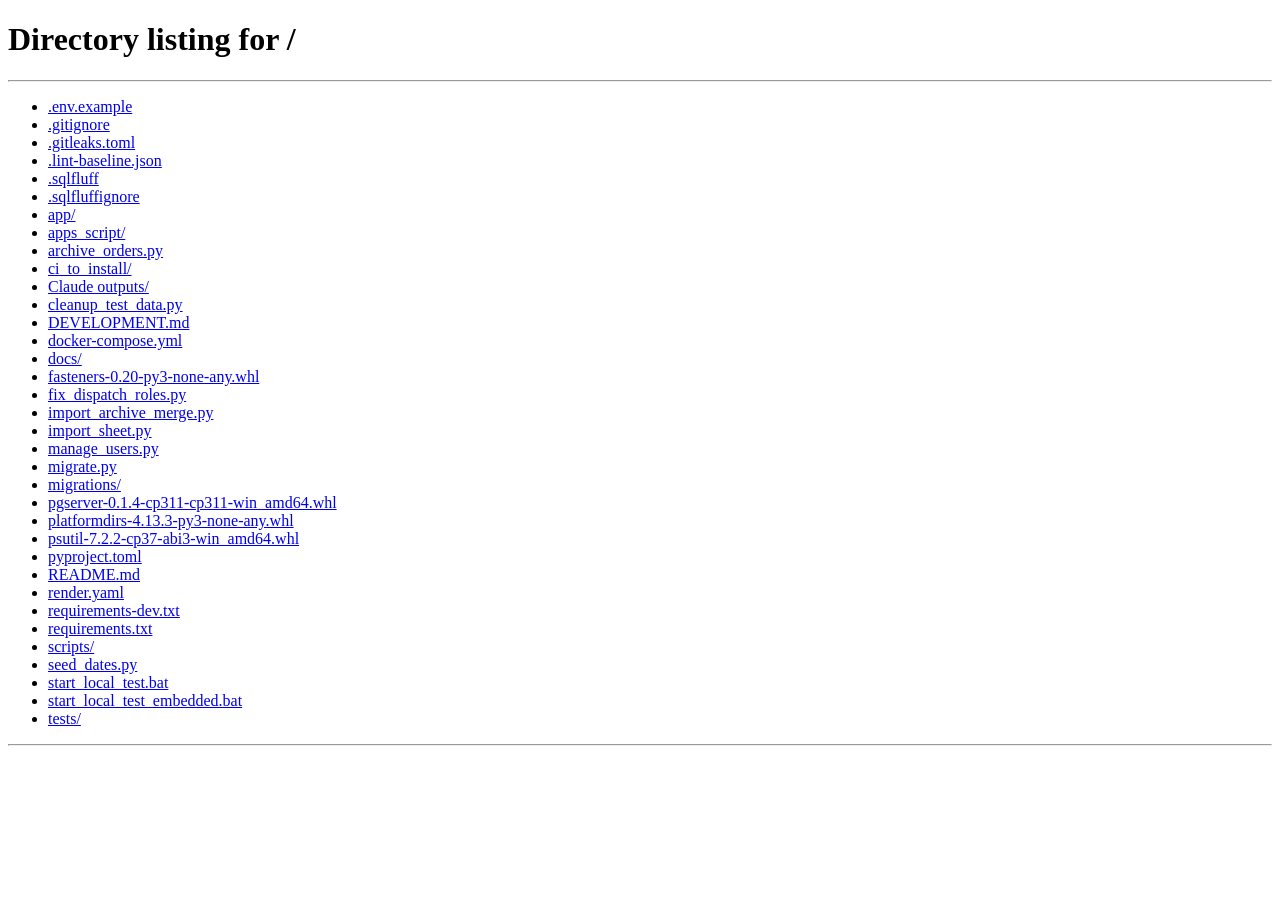
<file: app/static/attendance/dashboard.html>
<!DOCTYPE html>
<html lang="en">
<head>
<meta charset="UTF-8">
<meta name="viewport" content="width=device-width, initial-scale=1.0">
<title>Code Blue — Owner Dashboard</title>
<script>window.VT_MODULE = 'attendance_owner';</script>
<script src="../modules/api.js"></script>
<script src="../vendor/xlsx.full.min.js"></script>
<link href="https://fonts.googleapis.com/css2?family=Plus+Jakarta+Sans:wght@400;500;600;700;800;900&display=swap" rel="stylesheet">
<style>
*{margin:0;padding:0;box-sizing:border-box;-webkit-tap-highlight-color:transparent}
body{font-family:'Plus Jakarta Sans',sans-serif;background:linear-gradient(160deg,#e8edf8 0%,#f0f4ff 100%);min-height:100vh;color:#1a1f36}

.login-wrap{min-height:100vh;display:flex;align-items:center;justify-content:center;padding:1.5rem}
.login-card{background:#fff;border-radius:24px;padding:2.5rem 2rem;max-width:400px;width:100%;box-shadow:0 12px 56px rgba(26,35,126,0.14);text-align:center}
.login-logo{width:80px;height:80px;background:linear-gradient(135deg,#1a237e,#3949ab);border-radius:18px;margin:0 auto 1.2rem;display:flex;align-items:center;justify-content:center;color:#fff;font-weight:900;font-size:1.8rem;box-shadow:0 4px 20px rgba(26,35,126,.3)}
.login-title{font-size:1.4rem;font-weight:900;margin-bottom:.3rem}
.login-sub{font-size:.85rem;color:#6b7280;margin-bottom:1.8rem}
.master-hint{font-size:.72rem;color:#9ca3af;margin-bottom:1rem;background:#f8faff;border-radius:8px;padding:.5rem .8rem;border:1px solid #e2e8f0}
.login-input{width:100%;padding:.95rem 1.1rem;border:2px solid #e2e8f0;border-radius:13px;font-family:'Plus Jakarta Sans',sans-serif;font-size:1rem;font-weight:600;background:#fafbff;outline:none;margin-bottom:.9rem}
.login-input:focus{border-color:#1a237e}
.login-err{color:#dc2626;font-size:.8rem;font-weight:600;margin-bottom:.7rem;display:none}
.login-err.show{display:block}

.btn{padding:.9rem 1.4rem;border:none;border-radius:13px;background:linear-gradient(135deg,#0d1b5e,#3949ab);color:#fff;font-family:'Plus Jakarta Sans',sans-serif;font-size:.95rem;font-weight:800;cursor:pointer;transition:all .2s;display:inline-flex;align-items:center;justify-content:center;gap:.45rem;box-shadow:0 4px 20px rgba(26,35,126,.25)}
.btn:hover{transform:translateY(-1px);box-shadow:0 8px 26px rgba(26,35,126,.35)}
.btn:disabled{background:#9ca3af;cursor:not-allowed;box-shadow:none;transform:none}
.btn-full{width:100%}
.btn-sm{padding:.55rem .9rem;font-size:.78rem;border-radius:10px;box-shadow:none}
.btn-danger{background:linear-gradient(135deg,#dc2626,#b91c1c)}
.btn-green{background:linear-gradient(135deg,#064e3b,#065f46)}
.btn-purple{background:linear-gradient(135deg,#5b21b6,#7c3aed)}
.btn-amber{background:linear-gradient(135deg,#b45309,#d97706)}
.btn-ghost{background:#f3f4f6;color:#374151;box-shadow:none}
.btn-ghost:hover{background:#e5e7eb;box-shadow:none;transform:none}

.master-badge{display:inline-flex;align-items:center;gap:.35rem;background:linear-gradient(135deg,#7c3aed,#5b21b6);color:#fff;border-radius:8px;padding:.3rem .7rem;font-size:.72rem;font-weight:800;margin-left:.5rem}

.dash-wrap{display:none;max-width:1200px;margin:0 auto;padding:1.2rem}
.top-bar{display:flex;align-items:center;justify-content:space-between;background:#fff;border-radius:18px;padding:.9rem 1.4rem;margin-bottom:1.1rem;box-shadow:0 6px 22px rgba(26,35,126,.08);flex-wrap:wrap;gap:.8rem}
.brand{display:flex;align-items:center;gap:.85rem}
.brand-logo{width:42px;height:42px;background:linear-gradient(135deg,#1a237e,#3949ab);border-radius:11px;display:flex;align-items:center;justify-content:center;color:#fff;font-weight:900;font-size:1rem}
.brand-name{font-size:1.05rem;font-weight:900}
.brand-sub{font-size:.7rem;color:#6b7280;font-weight:600;letter-spacing:.08em;text-transform:uppercase}

.tabs{display:flex;gap:.35rem;background:#f1f5f9;padding:.3rem;border-radius:12px;margin-bottom:1.2rem;flex-wrap:wrap}
.tab{flex:1;min-width:90px;padding:.7rem .9rem;border:none;background:transparent;border-radius:9px;font-family:'Plus Jakarta Sans',sans-serif;font-size:.82rem;font-weight:700;color:#64748b;cursor:pointer;transition:all .2s;display:flex;align-items:center;justify-content:center;gap:.4rem}
.tab.active{background:#fff;color:#1a237e;box-shadow:0 2px 8px rgba(26,35,126,.08)}

.view{display:none}.view.active{display:block}
.subtabs{display:flex;gap:.5rem;margin-bottom:1rem;flex-wrap:wrap}
.subtab{padding:.65rem 1.1rem;border:2px solid #e2e8f0;background:#fff;border-radius:12px;font-family:inherit;font-size:.85rem;font-weight:800;color:#64748b;cursor:pointer;transition:all .15s}
.subtab:hover{border-color:#1a237e;color:#1a237e}
.subtab.active{background:#1a237e;border-color:#1a237e;color:#fff;box-shadow:0 6px 16px rgba(26,35,126,.25)}
.export-bar{display:flex;gap:.5rem;flex-wrap:wrap;align-items:center;margin-bottom:1rem}
.export-bar .lbl{font-size:.72rem;font-weight:800;color:#64748b;text-transform:uppercase;letter-spacing:.05em}
.day.fixable{cursor:pointer}.day.fixable:hover{outline:2px solid #1a237e;outline-offset:-2px}
.day-fix{position:absolute;top:3px;right:5px;font-size:.62rem;color:#1a237e;font-weight:900}

.card{background:#fff;border-radius:18px;padding:1.4rem;box-shadow:0 6px 22px rgba(26,35,126,.08);margin-bottom:1.1rem}
.card-title{font-size:1rem;font-weight:800;margin-bottom:.2rem;display:flex;align-items:center;gap:.4rem}
.card-sub{font-size:.78rem;color:#6b7280;margin-bottom:1rem}
.card-title.foldable{cursor:pointer;user-select:none}
.fold-arrow{margin-left:auto;color:#64748b;transition:transform .15s}
.card.folded .fold-arrow{transform:rotate(-90deg)}
.card.folded > .card-body{display:none}
.card.folded > .card-title{margin-bottom:0}

.stat-grid{display:grid;grid-template-columns:repeat(auto-fit,minmax(120px,1fr));gap:.7rem;margin-bottom:1.1rem}
.stat{background:#fff;border-radius:14px;padding:1rem 1.1rem;box-shadow:0 4px 16px rgba(26,35,126,.06);border-left:4px solid #1a237e}
.stat.green{border-left-color:#22c55e}.stat.amber{border-left-color:#f59e0b}
.stat.red{border-left-color:#ef4444}.stat.purple{border-left-color:#8b5cf6}
.stat.gray{border-left-color:#94a3b8}.stat.teal{border-left-color:#0d9488}
.stat.orange{border-left-color:#f97316}
.stat-click{cursor:pointer;transition:transform .12s,box-shadow .12s,background .12s;border:2px solid transparent;border-left-width:4px;user-select:none}
.stat-click:hover{transform:translateY(-2px);box-shadow:0 8px 20px rgba(26,35,126,.14)}
.stat-click.on{background:#eef2ff;border-top-color:#1a237e;border-right-color:#1a237e;border-bottom-color:#1a237e;box-shadow:0 8px 22px rgba(26,35,126,.2)}
.clear-filter{font-size:.75rem;font-weight:700;color:#1a237e;cursor:pointer;margin-left:.6rem;text-decoration:underline}
.stat-val{font-size:1.5rem;font-weight:900;line-height:1.1}
.stat-lbl{font-size:.68rem;color:#6b7280;font-weight:700;text-transform:uppercase;letter-spacing:.06em;margin-top:.2rem}

.tbl{width:100%;border-collapse:collapse}
.tbl th{text-align:left;padding:.6rem .8rem;font-size:.7rem;font-weight:800;color:#64748b;text-transform:uppercase;letter-spacing:.06em;background:#f8faff;border-bottom:1px solid #e2e8f0;position:sticky;top:0}
.tbl td{padding:.65rem .8rem;font-size:.82rem;border-bottom:1px solid #f1f5f9;vertical-align:middle}
.tbl tr:hover td{background:#f8faff}
.tbl-wrap{max-height:520px;overflow-y:auto;border-radius:12px;border:1px solid #f1f5f9}

.pill{display:inline-block;padding:.18rem .55rem;border-radius:6px;font-size:.7rem;font-weight:800;text-transform:uppercase;letter-spacing:.04em}
.pill.green{background:#dcfce7;color:#166534}.pill.amber{background:#fef3c7;color:#92400e}
.pill.red{background:#fee2e2;color:#991b1b}.pill.purple{background:#ede9fe;color:#5b21b6}
.pill.gray{background:#f1f5f9;color:#475569}.pill.teal{background:#ccfbf1;color:#0f766e}
.pill.orange{background:#fff7ed;color:#c2410c}

.search-row{display:flex;gap:.6rem;margin-bottom:1rem;flex-wrap:wrap}
.search-box{flex:1;min-width:200px;position:relative}
.search-box input{width:100%;padding:.75rem 1rem .75rem 2.4rem;border:2px solid #e2e8f0;border-radius:12px;font-family:'Plus Jakarta Sans',sans-serif;font-size:.9rem;font-weight:600;background:#fafbff;outline:none}
.search-box input:focus{border-color:#1a237e}
.search-box::before{content:'🔍';position:absolute;left:.85rem;top:50%;transform:translateY(-50%);font-size:.9rem;opacity:.6}

.form-grid{display:grid;grid-template-columns:1fr 1fr auto;gap:.6rem;margin-bottom:1rem}
@media(max-width:600px){.form-grid{grid-template-columns:1fr}}
.input{padding:.75rem 1rem;border:2px solid #e2e8f0;border-radius:12px;font-family:'Plus Jakarta Sans',sans-serif;font-size:.9rem;font-weight:600;background:#fafbff;outline:none;width:100%}
.input:focus{border-color:#1a237e}

/* ── SALARY TAB ─────────────────────────────────────────── */
.sal-tiles{display:grid;grid-template-columns:repeat(auto-fill,minmax(180px,1fr));gap:.7rem;margin-top:.4rem}
.sal-tile{display:flex;align-items:center;gap:.7rem;background:#f8faff;border:1.5px solid #e2e8f0;border-radius:14px;padding:.8rem .9rem;cursor:pointer;text-align:left;font-family:inherit;transition:all .15s}
.sal-tile:hover{border-color:#1a237e;background:#eef2ff;transform:translateY(-1px);box-shadow:0 6px 16px rgba(26,35,126,.12)}
.sal-tile .sal-emp-avatar{width:38px;height:38px;font-size:.85rem}
.sal-tile-pend{display:inline-block;margin-top:.2rem;font-size:.6rem;font-weight:800;color:#b45309;background:#fef3c7;border-radius:5px;padding:.05rem .35rem;text-transform:uppercase;letter-spacing:.04em}
.sal-det{display:grid;grid-template-columns:130px 1fr;gap:.35rem .8rem;font-size:.82rem;margin:.2rem 0 1rem;padding:.8rem 1rem;background:#fff;border-radius:12px;border:1px solid #e2e8f0}
.sal-det dt{color:#6b7280;font-weight:700}.sal-det dd{margin:0;font-weight:700;color:#1a1f36}
.sal-det .big{font-size:1.25rem;font-weight:900;color:#1a237e}
.sal-emp-row{display:flex;align-items:center;gap:1rem;background:#f8faff;border:1.5px solid #e2e8f0;border-radius:14px;padding:.9rem 1.1rem;margin-bottom:1rem}
.sal-emp-avatar{width:44px;height:44px;background:linear-gradient(135deg,#1a237e,#3949ab);border-radius:50%;display:flex;align-items:center;justify-content:center;color:#fff;font-weight:900;font-size:1rem;flex-shrink:0}
.sal-emp-name{font-size:.95rem;font-weight:800;color:#1a1f36}
.sal-emp-role{font-size:.72rem;color:#6b7280;margin-top:.05rem}
.sal-emp-salary{margin-left:auto;text-align:right}
.sal-emp-salary-val{font-size:1.1rem;font-weight:900;color:#1a237e}
.sal-emp-salary-lbl{font-size:.65rem;color:#9ca3af}
.sal-emp-salary.not-set .sal-emp-salary-val{color:#dc2626;font-size:.82rem}

.sal-set-card{background:linear-gradient(135deg,#f0f4ff,#e8edf8);border:2px solid #c7d2fe;border-radius:16px;padding:1.2rem 1.4rem;margin-bottom:1rem}
.sal-set-title{font-size:.88rem;font-weight:800;color:#1a237e;margin-bottom:.3rem}
.sal-set-sub{font-size:.72rem;color:#6b7280;margin-bottom:1rem;line-height:1.55}
.sal-set-grid{display:grid;grid-template-columns:1fr 1fr auto;gap:.6rem;align-items:end}
@media(max-width:500px){.sal-set-grid{grid-template-columns:1fr}}
.sal-set-label{font-size:.68rem;font-weight:700;color:#6b7280;text-transform:uppercase;letter-spacing:.06em;margin-bottom:.3rem}

.rules-box{background:linear-gradient(135deg,#f0f4ff,#e8edf8);border:1.5px solid #c7d2fe;border-radius:12px;padding:.85rem 1.1rem;margin-bottom:1rem;font-size:.78rem;color:#374151;line-height:1.7}
.rules-box strong{color:#1a237e}

/* ── ADVANCE SECTION ────────────────────────────────────── */
.adv-form-card{background:#fff7ed;border:2px solid #fed7aa;border-radius:16px;padding:1.2rem 1.4rem;margin-bottom:1rem}
.adv-form-title{font-size:.88rem;font-weight:800;color:#c2410c;margin-bottom:.25rem}
.adv-form-sub{font-size:.72rem;color:#92400e;margin-bottom:1rem;line-height:1.5}
.adv-form-grid{display:grid;grid-template-columns:1fr 1fr 1fr 1fr auto;gap:.6rem;align-items:end}
@media(max-width:600px){.adv-form-grid{grid-template-columns:1fr 1fr}}

.adv-item{display:flex;align-items:center;justify-content:space-between;background:#fff;border:1.5px solid #fed7aa;border-radius:12px;padding:.7rem 1rem;margin-bottom:.5rem}
.adv-item-left{flex:1}
.adv-item-name{font-size:.85rem;font-weight:800;color:#1a1f36}
.adv-item-date{font-size:.68rem;color:#9ca3af;margin-top:.08rem}
.adv-item-note{font-size:.72rem;color:#6b7280;margin-top:.12rem;font-style:italic}
.adv-item-amt{font-size:1rem;font-weight:900;color:#c2410c;margin:0 1rem;white-space:nowrap}
.adv-total-bar{background:#fef2f2;border:1.5px solid #fecaca;border-radius:10px;padding:.65rem 1rem;display:flex;align-items:center;justify-content:space-between;margin-top:.5rem;margin-bottom:.5rem}
.adv-total-lbl{font-size:.78rem;font-weight:700;color:#374151}
.adv-total-val{font-size:1rem;font-weight:900;color:#dc2626}

/* ── SALARY REPORT ─────────────────────────────────────── */
.slip-header{background:linear-gradient(135deg,#0d1b5e,#1a237e,#283593);border-radius:16px;padding:1.5rem;margin-bottom:1rem;color:#fff;display:flex;align-items:center;gap:1rem}
.slip-logo{width:52px;height:52px;background:rgba(255,255,255,.15);border-radius:12px;display:flex;align-items:center;justify-content:center;font-weight:900;font-size:1.2rem;flex-shrink:0}
.slip-company{font-size:1.1rem;font-weight:900}
.slip-tagline{font-size:.7rem;color:rgba(255,255,255,.65);margin-top:.1rem}
.slip-month{font-size:.75rem;background:rgba(255,255,255,.15);border-radius:8px;padding:.25rem .7rem;margin-top:.4rem;display:inline-block}

.sal-stat-grid{display:grid;grid-template-columns:repeat(auto-fit,minmax(100px,1fr));gap:.6rem;margin-bottom:1rem}
.sal-stat{background:#fff;border-radius:12px;padding:.75rem 1rem;box-shadow:0 3px 12px rgba(26,35,126,.07);text-align:center;border-top:3px solid #e2e8f0}
.sal-stat.green{border-top-color:#22c55e}.sal-stat.red{border-top-color:#ef4444}
.sal-stat.amber{border-top-color:#f59e0b}.sal-stat.purple{border-top-color:#8b5cf6}
.sal-stat.orange{border-top-color:#f97316}.sal-stat.adv{border-top-color:#c2410c}
.sal-stat-val{font-size:1.3rem;font-weight:900;line-height:1.1}
.sal-stat-lbl{font-size:.62rem;color:#6b7280;font-weight:700;text-transform:uppercase;margin-top:.15rem}
.sal-stat-pct{font-size:.78rem;font-weight:800;margin-top:.2rem}
.sal-pct-note{font-size:.62rem;color:#6b7280;margin:-.5rem 0 1rem}

.slip-table{width:100%;border-collapse:collapse;margin-bottom:1rem}
.slip-table td{padding:.65rem .9rem;font-size:.85rem;border-bottom:1px solid #f1f5f9}
.slip-table tr:last-child td{border-bottom:none}
.slip-table .lbl{color:#6b7280;font-weight:600;width:55%}
.slip-table .val{font-weight:800;color:#1a1f36;text-align:right}
.slip-table .val.red{color:#dc2626}.slip-table .val.green{color:#16a34a}.slip-table .val.amber{color:#c2410c}
.slip-table .sep td{background:#f8faff;font-size:.72rem;font-weight:800;color:#374151;text-transform:uppercase;letter-spacing:.06em;padding:.4rem .9rem}
.slip-net{background:linear-gradient(135deg,#0d1b5e,#1a237e);border-radius:14px;padding:1rem 1.4rem;display:flex;align-items:center;justify-content:space-between;margin-bottom:1rem}
.slip-net-lbl{font-size:.85rem;font-weight:700;color:rgba(255,255,255,.8)}
.slip-net-val{font-size:1.6rem;font-weight:900;color:#fff}

.advance-badge{display:inline-flex;align-items:center;gap:.4rem;background:#fff7ed;border:1.5px solid #fed7aa;border-radius:8px;padding:.3rem .75rem;font-size:.72rem;font-weight:700;color:#c2410c;margin-bottom:.5rem}

.month-grid{display:grid;grid-template-columns:repeat(7,1fr);gap:.4rem;margin-top:1rem}
.day-head{font-size:.65rem;font-weight:800;color:#64748b;text-transform:uppercase;text-align:center;padding:.3rem 0}
.day{background:#fff;border:1.5px solid #f1f5f9;border-radius:10px;padding:.5rem .3rem;text-align:center;min-height:72px;display:flex;flex-direction:column;justify-content:center;gap:.1rem}
.day.empty{background:transparent;border:none}
.day-num{font-size:.95rem;font-weight:800;color:#1a1f36}
.day-st{font-size:.55rem;font-weight:700;text-transform:uppercase;border-radius:4px;padding:.06rem .2rem}
.day-hrs{font-size:.55rem;color:#6b7280;font-weight:600}
.day.green{background:#f0fdf4;border-color:#86efac}.day.green .day-st{background:#dcfce7;color:#166534}
.day.amber{background:#fffbeb;border-color:#fde68a}.day.amber .day-st{background:#fef3c7;color:#92400e}
.day.purple{background:#faf5ff;border-color:#d8b4fe}.day.purple .day-st{background:#ede9fe;color:#5b21b6}
.day.red{background:#fef2f2;border-color:#fecaca}.day.red .day-st{background:#fee2e2;color:#991b1b}
.day.gray{background:#f8fafc;border-color:#e2e8f0;opacity:.7}.day.gray .day-st{background:#f1f5f9;color:#64748b}
.day.orange{background:#fff7ed;border-color:#fed7aa}.day.orange .day-st{background:#ffedd5;color:#c2410c}
.day.blue{background:#eff6ff;border-color:#bfdbfe}.day.blue .day-st{background:#dbeafe;color:#1e40af}
.pill.blue{background:#dbeafe;color:#1e40af}
.day.future{background:#fafbfc;border-color:#e5e7eb;opacity:.4}

.empty-state{text-align:center;padding:2.5rem 1rem;color:#64748b}
.empty-state .emoji{font-size:2.5rem;margin-bottom:.5rem;display:block}

.toast{position:fixed;bottom:1.5rem;left:50%;transform:translateX(-50%);background:#1a1f36;color:#fff;padding:.85rem 1.4rem;border-radius:12px;font-size:.85rem;font-weight:700;box-shadow:0 8px 26px rgba(0,0,0,.25);z-index:1000;opacity:0;transition:opacity .25s,transform .25s}
.toast.show{opacity:1;transform:translateX(-50%) translateY(-4px)}
.toast.err{background:#dc2626}.toast.ok{background:#16a34a}

.spin{display:inline-block;width:14px;height:14px;border:2.5px solid rgba(255,255,255,.35);border-top-color:#fff;border-radius:50%;animation:rot .7s linear infinite}
@keyframes rot{to{transform:rotate(360deg)}}

.legend{display:flex;gap:.8rem;flex-wrap:wrap;margin-top:1rem;font-size:.7rem;color:#64748b;font-weight:600}
.legend-item{display:inline-flex;align-items:center;gap:.3rem}
.legend-dot{width:10px;height:10px;border-radius:3px}
.summary-name{font-size:1.05rem;font-weight:800;display:flex;align-items:center;gap:.5rem;margin-bottom:.15rem}
.summary-role{font-size:.78rem;color:#6b7280;margin-bottom:.9rem}

.streak-day-btn{padding:.5rem .9rem;border:2px solid #e2e8f0;border-radius:10px;background:#f8faff;font-family:'Plus Jakarta Sans',sans-serif;font-size:.8rem;font-weight:700;color:#374151;cursor:pointer;transition:all .2s}
.streak-day-btn:hover{border-color:#1a237e;color:#1a237e;background:#eef2ff}
.streak-day-btn.active{background:#1a237e;color:#fff;border-color:#1a237e}

.streak-info{background:linear-gradient(135deg,#fef2f2,#fff1f2);border:1.5px solid #fecaca;border-radius:14px;padding:1rem 1.2rem;margin-bottom:1rem;display:flex;align-items:center;gap:1rem}
.streak-info-icon{font-size:2.2rem;flex-shrink:0}
.streak-info-title{font-size:1rem;font-weight:800;color:#991b1b}
.streak-info-sub{font-size:.78rem;color:#b91c1c;margin-top:.15rem}
.streak-info.all-good{background:linear-gradient(135deg,#f0fdf4,#dcfce7);border-color:#86efac}
.streak-info.all-good .streak-info-title{color:#166534}
.streak-info.all-good .streak-info-sub{color:#15803d}

.streak-emp-grid{display:grid;grid-template-columns:repeat(auto-fill,minmax(220px,1fr));gap:.65rem;margin-top:.5rem}
.streak-emp-card{background:#fff;border:1.5px solid #fecaca;border-radius:12px;padding:.85rem 1rem;display:flex;align-items:center;gap:.75rem}
.streak-emp-avatar{width:38px;height:38px;background:linear-gradient(135deg,#dc2626,#b91c1c);border-radius:50%;display:flex;align-items:center;justify-content:center;font-size:.9rem;font-weight:900;color:#fff;flex-shrink:0}
.streak-emp-name{font-size:.85rem;font-weight:800;color:#1a1f36}
.streak-emp-role{font-size:.7rem;color:#6b7280;margin-top:.05rem}

.streak-timeline{display:flex;flex-direction:column;gap:.35rem;max-height:400px;overflow-y:auto;padding-right:.2rem}
.streak-day-row{display:flex;align-items:center;gap:.75rem;padding:.55rem .85rem;border-radius:10px;border:1.5px solid #f1f5f9;background:#fafbff;font-size:.8rem}
.streak-day-row.present{border-color:#86efac;background:#f0fdf4}
.streak-day-row.late{border-color:#fde68a;background:#fffbeb}
.streak-day-row.halfday{border-color:#d8b4fe;background:#faf5ff}
.streak-day-row.absent{border-color:#fecaca;background:#fef2f2}
.sdr-date{font-size:.72rem;font-weight:700;color:#64748b;min-width:90px}
.sdr-status{font-weight:800;min-width:75px}
.sdr-time{font-size:.72rem;color:#6b7280}
.sdr-hours{font-size:.72rem;color:#6b7280;margin-left:auto}

.emp-streak-header{display:flex;align-items:center;gap:1rem;background:linear-gradient(135deg,#1a237e,#3949ab);border-radius:14px;padding:1rem 1.2rem;margin-bottom:1rem;color:#fff}
.emp-streak-avatar{width:48px;height:48px;background:rgba(255,255,255,.2);border-radius:50%;display:flex;align-items:center;justify-content:center;font-size:1.2rem;font-weight:900;flex-shrink:0}

/* forms open as pop-ups from a button instead of sitting on the page */
.mform{display:none}
.mform.open{display:block;position:fixed;z-index:210;left:50%;top:50%;transform:translate(-50%,-50%);width:min(640px,94vw);max-height:92vh;overflow:visible;box-shadow:0 20px 60px rgba(0,0,0,.35);margin:0}
.mform-back{position:fixed;inset:0;background:rgba(0,0,0,.45);z-index:205;display:none}
.mform-back.open{display:block}
.mform-x{position:absolute;top:.5rem;right:.7rem;border:none;background:transparent;font-size:1.4rem;line-height:1;cursor:pointer;color:#64748b;padding:.2rem .4rem}
.act-bar{display:flex;gap:.6rem;flex-wrap:wrap;margin-bottom:1rem}
.place-chk{display:flex;align-items:center;gap:.6rem;padding:.6rem .8rem;border:1.5px solid #e2e8f0;border-radius:11px;margin-bottom:.5rem;font-weight:700;cursor:pointer}
.modal-overlay{position:fixed;inset:0;background:rgba(0,0,0,.45);z-index:200;display:flex;align-items:center;justify-content:center;padding:1rem}
.modal{background:#fff;border-radius:20px;padding:2rem;max-width:380px;width:100%;box-shadow:0 16px 48px rgba(0,0,0,.2)}
.modal-title{font-size:1rem;font-weight:800;margin-bottom:.4rem}
.modal-sub{font-size:.8rem;color:#6b7280;margin-bottom:1.2rem;line-height:1.55}
.modal-row{display:flex;gap:.6rem;align-items:center;margin-bottom:1rem}
.modal-btns{display:flex;gap:.6rem;justify-content:flex-end;margin-top:1rem}

#pdfArea{display:none}
#salPrintArea{display:none}
@media print{
  body>*:not(#salPrintArea):not(#pdfArea){display:none!important}
  #pdfArea,#salPrintArea{display:none!important}
  body.print-rep #pdfArea{display:block!important;font-family:'Plus Jakarta Sans',sans-serif;padding:24px;color:#1a1f36}
  body.print-sal #salPrintArea{display:block!important;font-family:'Plus Jakarta Sans',sans-serif;padding:24px;color:#1a1f36;max-width:700px;margin:0 auto}
  #salPrintArea,#salPrintArea *{-webkit-print-color-adjust:exact;print-color-adjust:exact}
  #salPrintArea .month-grid{gap:.25rem}#salPrintArea .day{min-height:58px;break-inside:avoid}
  @page{margin:10mm}
}
</style>
</head>
<body>

<!-- LOGIN -->
<div class="login-wrap" id="loginScreen" style="display:none">
  <div class="login-card">
    <div class="login-logo">VT</div>
    <div class="login-title">Owner Dashboard</div>
    <div class="login-sub">Code Blue · Secure Access</div>
    <div class="master-hint">🔐 Owner password ya Master password dono kaam karenge</div>
    <input class="login-input" type="password" id="pwdInput" placeholder="Password daalo" onkeydown="if(event.key==='Enter')doLogin()">
    <div class="login-err" id="loginErr">❌ Galat password. Dobara try karein.</div>
    <button class="btn btn-full" id="loginBtn" onclick="doLogin()">🔓 Dashboard Kholo</button>
  </div>
</div>

<!-- DASHBOARD -->
<div class="dash-wrap" id="dashScreen">
  <div class="top-bar">
    <div class="brand">
      <div class="brand-logo">VT</div>
      <div>
        <div class="brand-name">Code Blue <span id="masterBadgeTop" style="display:none" class="master-badge">⚡ Master</span></div>
        <div class="brand-sub">Owner Dashboard</div>
      </div>
    </div>
    <button class="btn btn-ghost btn-sm" onclick="logout()">🔒 Logout</button>
  </div>

  <div class="tabs">
    <button class="tab active" onclick="showTab('today')"  id="t-today">📅 Today</button>
    <button class="tab" onclick="showTab('report')" id="t-report">📊 Monthly</button>
    <button class="tab" onclick="showTab('salary')" id="t-salary">💰 Salary</button>
    <button class="tab" onclick="showTab('advance')" id="t-advance">💸 Advance</button>
    <button class="tab" onclick="showTab('streak')" id="t-streak">🚨 Streak</button>
    <button class="tab" onclick="showTab('emps')"   id="t-emps">👥 Employees</button>
  </div>

  <!-- TODAY -->
  <div class="view active" id="v-today">
    <div class="card" id="reviewCard" style="display:none;border:1.5px solid #fed7aa"></div>
    <div class="rules-box">
      <strong>Attendance Rules:</strong> &nbsp;
      <span id="rulesLine">Checkout <strong>before 2 PM → Absent</strong> &nbsp;|&nbsp;
      Checkout <strong>2–4:59 PM → Half Day</strong> &nbsp;|&nbsp;
      Checkout <strong>5–8 PM → Full Day</strong></span>
    </div>
    <div class="stat-grid" id="todayStats">
      <div class="stat green"><div class="stat-val">—</div><div class="stat-lbl">Present</div></div>
      <div class="stat amber"><div class="stat-val">—</div><div class="stat-lbl">Late</div></div>
      <div class="stat purple"><div class="stat-val">—</div><div class="stat-lbl">Half Day</div></div>
      <div class="stat teal"><div class="stat-val">—</div><div class="stat-lbl">Checked Out</div></div>
      <div class="stat red"><div class="stat-val">—</div><div class="stat-lbl">Absent</div></div>
      <div class="stat orange"><div class="stat-val">—</div><div class="stat-lbl">Incomplete</div></div>
      <div class="stat gray"><div class="stat-val">—</div><div class="stat-lbl">Total</div></div>
    </div>
    <div class="card">
      <div class="card-title"><span id="todayTitle">✅ Marked Today</span><span class="clear-filter" id="todayClear" style="display:none" onclick="setTodayFilter(null)">✕ Show all marked</span></div>
      <div class="card-sub" id="todayDateSub">—</div>
      <div class="tbl-wrap">
        <table class="tbl">
          <thead><tr><th>Name</th><th>In</th><th>Out</th><th>Hours</th><th>Final Status</th><th>Location</th><th>Action</th></tr></thead>
          <tbody id="markedBody"><tr><td colspan="7" style="text-align:center;padding:1.5rem;color:#94a3b8">Loading…</td></tr></tbody>
        </table>
      </div>
    </div>
    <div style="text-align:center;margin-top:1rem">
      <button class="btn btn-sm btn-ghost" onclick="loadToday()">🔄 Refresh</button>
    </div>
  </div>

  <!-- MONTHLY REPORT -->
  <div class="view" id="v-report">
    <div class="subtabs">
      <button class="subtab active" id="sub-report" onclick="showMonthlySub('report')">📊 Attendance Report</button>
      <button class="subtab" id="sub-salary" onclick="showMonthlySub('salary')">🧮 Salary Calculator</button>
    </div>

    <div id="mp-report">
    <div class="card">
      <div class="card-title">📊 Monthly Attendance Report</div>
      <div class="card-sub">Employee search karo aur month choose karo</div>
      <div class="export-bar" style="background:#eef2ff;border-radius:10px;padding:.6rem .8rem;margin-bottom:.6rem">
        <span class="lbl">⚡ One click, whole team</span>
        <button class="btn" id="fullMonthBtn" onclick="exportFullMonth()">📥 All employees: Monthly report + Salary (Excel)</button>
        <span style="font-size:.72rem;color:#64748b">Uses the month and year chosen here</span>
      </div>
      <div class="search-row">
        <div class="search-box">
          <input id="empSearch" placeholder="Employee name type karo…" oninput="filterEmpSuggestions()" onfocus="filterEmpSuggestions()">
          <div id="empSuggestions" style="position:absolute;top:100%;left:0;right:0;background:#fff;border:1.5px solid #e2e8f0;border-radius:12px;margin-top:.3rem;max-height:240px;overflow-y:auto;box-shadow:0 8px 26px rgba(0,0,0,.08);display:none;z-index:50"></div>
        </div>
        <select class="input" id="monthSel" style="max-width:155px" onchange="reloadReport()"></select>
        <select class="input" id="yearSel"  style="max-width:105px" onchange="reloadReport()"></select>
      </div>
      <div class="export-bar">
        <span class="lbl">⬇ Export this month</span>
        <button class="btn btn-sm btn-ghost" onclick="exportMonthOne()">📥 This employee (Excel)</button>
        <button class="btn btn-sm" onclick="exportMonthAll()">📥 All employees (Excel)</button>
        <button class="btn btn-sm" onclick="downloadTeamPdf('attendance','pdf',this)" title="One PDF, each employee on a page of their own">📄 All employees (PDF)</button>
        <button class="btn btn-sm btn-ghost" onclick="downloadTeamPdf('attendance','zip',this)" title="A ZIP with a separate PDF for every employee">🗂️ Separate PDFs (ZIP)</button>
      </div>
      <div id="reportContent">
        <div class="empty-state"><span class="emoji">👆</span><div>Employee search karo aur month choose karo</div></div>
      </div>
    </div>

    </div>

    <!-- SALARY CALCULATOR (its own sub-page) -->
    <div id="mp-salary" style="display:none">
    <div class="card">
      <div class="card-title">🧮 Salary Calculator</div>
      <div class="card-sub">Employee select karo — salary auto-load hogi, advance bhi deduct hoga</div>
      <div class="search-row">
        <div class="search-box">
          <input id="salCalcEmp" placeholder="Employee naam type karo…" oninput="filterSalCalcSuggestions()" onfocus="filterSalCalcSuggestions()">
          <div id="salCalcSuggestions" style="position:absolute;top:100%;left:0;right:0;background:#fff;border:1.5px solid #e2e8f0;border-radius:12px;margin-top:.3rem;max-height:220px;overflow-y:auto;box-shadow:0 8px 26px rgba(0,0,0,.08);display:none;z-index:50"></div>
        </div>
        <select class="input" id="salMonthSel" style="max-width:155px"></select>
        <select class="input" id="salYearSel"  style="max-width:105px"></select>
        <button class="btn" onclick="loadSalaryReport()" style="white-space:nowrap;height:48px">🧮 Calculate</button>
      </div>
      <div class="export-bar">
        <span class="lbl">⬇ Export this month</span>
        <button class="btn btn-sm btn-ghost" onclick="exportSalOne()">📥 This employee (Excel)</button>
        <button class="btn btn-sm" onclick="exportSalAll()">📥 All employees (Excel)</button>
        <button class="btn btn-sm" onclick="downloadTeamPdf('salary','pdf',this)" title="One PDF, a salary slip per employee, each on its own page">📄 All employees (PDF)</button>
        <button class="btn btn-sm btn-ghost" onclick="downloadTeamPdf('salary','zip',this)" title="A ZIP with a separate salary slip PDF for every employee">🗂️ Separate PDFs (ZIP)</button>
      </div>
      <div id="salaryResult">
        <div class="empty-state"><span class="emoji">💰</span><div>Employee select karke Calculate dabao</div></div>
      </div>
    </div>
    </div>
  </div>

  <!-- SALARY TAB: Set / Update Salary and Employee PIN are two screens, one at a time; both pick the employee from the same tiles -->
  <div class="view" id="v-salary">
    <div class="subtabs">
      <button class="subtab active" id="ssub-salary" onclick="showSalarySub('salary')">💰 Set / Update Salary</button>
      <button class="subtab" id="ssub-pin" onclick="showSalarySub('pin')">🔐 Set Employee PIN</button>
    </div>

    <div id="sp-salary">
    <div class="card">
      <div class="card-title">💰 Employee Salary</div>
      <div class="card-sub">Employee ki tile par click karo — uski salary aur details khulengi aur wahin se set / badal sakte ho.</div>

      <div class="rules-box">
        <strong>Salary Rules:</strong> &nbsp;
        Base = <strong>30 working days</strong> &nbsp;|&nbsp;
        Per Day = <strong>Monthly ÷ 30</strong> &nbsp;|&nbsp;
        0 chhutti = <strong>+1 din bonus</strong> (koi half day / late nahi) &nbsp;|&nbsp;
        1 chhutti = <strong>koi cut nahi</strong> &nbsp;|&nbsp;
        2+ chhutti = <strong>sab chhutti cut</strong> &nbsp;|&nbsp;
        Chhutti ke bagal ka Monday = <strong>−1 din</strong> &nbsp;|&nbsp;
        Monday ko kaam = <strong>1 chhutti cancel</strong> &nbsp;|&nbsp;
        Half Day = <strong>−0.5 din</strong> &nbsp;|&nbsp;
        Advance = <strong>Amount deduct hoga</strong>
      </div>

      <div class="sal-set-card mform" id="mf-salary">
        <div class="sal-set-title" id="salDetTitle">💰 Salary</div>
        <dl class="sal-det" id="salDetBody"></dl>
        <div class="sal-set-grid">
          <div>
            <div class="sal-set-label">Employee</div>
            <input class="input" id="salSetEmp" readonly>
          </div>
          <div>
            <div class="sal-set-label">Monthly Salary (₹)</div>
            <input class="input" type="number" id="salSetAmount" placeholder="e.g. 15000" min="1">
          </div>
          <button class="btn" onclick="doSetSalary()" style="height:48px;white-space:nowrap;margin-top:auto">💾 Save</button>
        </div>
      </div>

      <div class="card-title" style="margin:.4rem 0 .6rem">👥 Employee chuno</div>
      <div class="search-row" style="margin-bottom:.6rem">
        <div class="search-box">
          <input id="salListSearch" placeholder="Search by name…" oninput="renderSalaryList()">
        </div>
      </div>
      <div id="salaryListContent">
        <div class="empty-state"><span class="emoji">⏳</span><div>Loading…</div></div>
      </div>
    </div>
    </div>

    <div id="sp-pin" style="display:none">
    <div class="card">
      <div class="card-title">🔐 Employee Salary PIN</div>
      <div class="card-sub">Employee ki tile par click karo aur uska PIN set / change karo. Employee apni salary sirf PIN daalne ke baad dekh paayega — bina PIN ke salary nahi dikhegi.</div>

      <div class="sal-set-card mform" id="mf-pin" style="background:#fff7ed;border-color:#fed7aa">
        <div class="sal-set-title" id="pinFormTitle" style="color:#c2410c">🔐 PIN Set / Change Karo</div>
        <div class="sal-set-sub" id="pinFormSub">4+ digit ka PIN daalo. Baad mein change bhi ho sakta hai. Employee ko PIN WhatsApp ya verbally batao.</div>
        <div class="sal-set-grid">
          <div>
            <div class="sal-set-label">Employee Name</div>
            <input class="input" id="pinSetEmp" readonly>
          </div>
          <div>
            <div class="sal-set-label">PIN (4+ digits)</div>
            <input class="input" type="text" inputmode="numeric" id="pinSetValue" placeholder="e.g. 1234" maxlength="8" onkeydown="if(event.key==='Enter')doSetPIN()">
          </div>
          <button class="btn btn-amber" onclick="doSetPIN()" style="height:48px;white-space:nowrap;margin-top:auto">🔐 Save PIN</button>
        </div>
      </div>

      <div class="card-title" style="margin:.4rem 0 .6rem">👥 Employee chuno</div>
      <div class="search-row" style="margin-bottom:.6rem">
        <div class="search-box">
          <input id="pinListSearch" placeholder="Search by name…" oninput="renderPinTiles()">
        </div>
      </div>
      <div id="pinListContent">
        <div class="empty-state"><span class="emoji">⏳</span><div>Loading…</div></div>
      </div>
    </div>
    </div>
  </div>

  <!-- CORRECT A WRONGLY PUNCHED DAY (admin only) -->
  <div class="sal-set-card mform" id="mf-fix" style="background:#fff7ed;border-color:#fed7aa">
    <div class="sal-set-title" id="fixTitle" style="color:#c2410c">✏️ Attendance correct karo</div>
    <div class="sal-set-sub" id="fixSub"></div>
    <div class="sal-set-grid" style="grid-template-columns:1fr 1fr">
      <div><div class="sal-set-label">Check-in time</div><input class="input" type="time" id="fixIn"></div>
      <div><div class="sal-set-label">Check-out time (khali = abhi tak nahi gaya)</div><input class="input" type="time" id="fixOut"></div>
      <div><div class="sal-set-label">Status</div>
        <select class="input" id="fixStatus"><option value="">Auto — times se rules ke hisaab se</option><option>Present</option><option>Late</option><option>Half Day</option><option>Absent</option></select></div>
      <div><div class="sal-set-label">Place</div><select class="input" id="fixSite"><option value="">(jaisa tha waisa)</option></select></div>
    </div>
    <div style="margin-top:.8rem"><div class="sal-set-label">Reason (zaroori — din ke saath save hota hai)</div>
      <input class="input" id="fixReason" maxlength="200" placeholder="e.g. Galti se late punch hua"></div>
    <div style="display:flex;gap:.6rem;margin-top:1rem;flex-wrap:wrap">
      <button class="btn" onclick="saveFix()">💾 Save correction</button>
      <button class="btn btn-danger" id="fixDelete" onclick="deleteFix()">🗑️ Is din ka punch hatao</button>
    </div>
  </div>

  <!-- ADVANCE TAB: Advance History and Add Advance are two screens, one at a time -->
  <div class="view" id="v-advance">
    <div class="subtabs">
      <button class="subtab active" id="asub-history" onclick="showAdvanceSub('history')">📋 Advance History</button>
      <button class="subtab" id="asub-add" onclick="showAdvanceSub('add')">💸 Add Advance</button>
    </div>

    <div id="ap-add" style="display:none">
    <div class="card">
      <div class="card-title">💸 Advance Payment Daalo</div>
      <div class="card-sub">Employee ki tile par click karo, phir amount daalo — salary calculate karte waqt automatically deduct ho jaayega</div>

      <div class="adv-form-card mform" id="mf-adv">
        <div class="adv-form-title" id="advFormTitle">➕ Naya Advance Add Karo</div>
        <div class="adv-form-sub">Ek mahine mein multiple advance entries ho sakti hain. Sab deduct honge.</div>
        <div class="adv-form-grid">
          <div>
            <div class="sal-set-label">Employee</div>
            <input class="input" id="advEmpName" readonly>
          </div>
          <div>
            <div class="sal-set-label">Amount (₹)</div>
            <input class="input" type="number" id="advAmount" placeholder="e.g. 2000" min="1">
          </div>
          <div>
            <div class="sal-set-label">Date (the month it is cut from)</div>
            <input class="input" type="date" id="advDate">
          </div>
          <div>
            <div class="sal-set-label">Note (optional)</div>
            <input class="input" id="advNote" placeholder="e.g. Emergency advance">
          </div>
          <button class="btn btn-amber" onclick="doAddAdvance()" style="height:48px;white-space:nowrap;margin-top:auto">💸 Add</button>
        </div>
      </div>

      <div class="card-title" style="margin:.4rem 0 .6rem">👥 Employee chuno</div>
      <div class="search-row" style="margin-bottom:.6rem">
        <div class="search-box">
          <input id="advListSearch" placeholder="Search by name…" oninput="renderAdvTiles()">
        </div>
      </div>
      <div id="advTilesContent"></div>
    </div>
    </div>

    <div id="ap-history">
    <div class="card">
      <div class="card-title" style="margin-bottom:.4rem">📋 Advance History</div>
      <div class="card-sub">Employee ki tile par click karo — uski advance entries khulengi. Galti se daala ho toh wahin se delete kar sakte ho.</div>

      <div class="search-row" style="margin-bottom:.8rem">
        <div class="search-box">
          <input id="advSearch" placeholder="Employee naam se filter karo…" oninput="ADV_OPEN='';renderAdvanceHistory(ALL_ADVANCES,this.value)">
        </div>
        <button class="btn btn-sm btn-ghost" onclick="loadAdvanceHistory()">🔄 Refresh</button>
      </div>

      <div id="advanceHistoryContent">
        <div class="empty-state"><span class="emoji">⏳</span><div>Loading…</div></div>
      </div>
    </div>
    </div>
  </div>

  <!-- STREAK -->
  <div class="view" id="v-streak">
    <div class="card">
      <div class="card-title">🚨 Consecutive Absent Employees</div>
      <div class="card-sub">Kitne din select karo — woh employees dikhenge jo itne working days se absent hain</div>
      <div style="display:flex;gap:.7rem;align-items:center;flex-wrap:wrap;margin-bottom:1.2rem">
        <div style="font-size:.85rem;font-weight:700;color:#374151">Days absent:</div>
        <div style="display:flex;gap:.4rem;flex-wrap:wrap" id="streakBtns">
          <button class="streak-day-btn" onclick="loadStreak(1)">1 Day</button>
          <button class="streak-day-btn" onclick="loadStreak(2)">2 Days</button>
          <button class="streak-day-btn" onclick="loadStreak(3)">3 Days</button>
          <button class="streak-day-btn" onclick="loadStreak(5)">5 Days</button>
          <button class="streak-day-btn" onclick="loadStreak(7)">7 Days</button>
          <button class="streak-day-btn" onclick="loadStreak(10)">10 Days</button>
        </div>
        <div style="display:flex;gap:.4rem;align-items:center">
          <input type="number" id="customDays" min="1" max="90" placeholder="Custom…" style="width:90px;padding:.5rem .7rem;border:2px solid #e2e8f0;border-radius:10px;font-family:'Plus Jakarta Sans',sans-serif;font-size:.85rem;font-weight:600;outline:none" onkeydown="if(event.key==='Enter')loadStreak(parseInt(this.value))">
          <button class="btn btn-sm" onclick="loadStreak(parseInt(document.getElementById('customDays').value))">Go</button>
        </div>
      </div>
      <div id="streakResult">
        <div class="empty-state"><span class="emoji">👆</span><div>Days select karo upar se</div></div>
      </div>
    </div>
    <div class="card">
      <div class="card-title">🔍 Employee Ki Individual Streak</div>
      <div class="card-sub">Last 30 working days ka record dekho</div>
      <div class="search-row" style="margin-bottom:.8rem">
        <div class="search-box">
          <input id="streakEmpSearch" placeholder="Employee naam se filter karo…" oninput="renderStreakTiles()">
        </div>
      </div>
      <div id="streakTiles"></div>
      <div id="empStreakResult">
        <div class="empty-state" style="padding:1.5rem"><span class="emoji" style="font-size:1.8rem">👆</span><div>Upar kisi employee ki tile par click karo</div></div>
      </div>
    </div>
  </div>

  <!-- EMPLOYEES -->
  <div class="view" id="v-emps">
    <div class="act-bar">
      <button class="btn" onclick="openMform('mf-emp')">➕ Add Employee</button>
    </div>
    <div class="card mform" id="mf-emp">
      <div class="card-title">➕ New Employee Add Karo</div>
      <div class="card-sub">Attendance dropdown mein turant show hoga</div>
      <div class="form-grid">
        <input class="input" id="newEmpName" placeholder="Full Name (e.g. Ravi Kumar)">
        <input class="input" id="newEmpRole" placeholder="Role (e.g. Sales Executive)">
        <button class="btn" onclick="doAddEmployee()">➕ Add</button>
      </div>
    </div>
    <div class="card" id="holidayCard">
      <div class="card-title">🎉 Holidays</div>
      <div class="card-sub">Holiday ke din koi Absent nahi ginta aur salary nahi katti (jaise 26 Jan, 15 Aug, 2 Oct). Jo us din aaye uski attendance normal gini jati hai.</div>
      <div class="form-grid">
        <input class="input" type="date" id="holDate">
        <input class="input" id="holName" placeholder="Holiday name (e.g. Diwali)" maxlength="80">
        <button class="btn" onclick="doAddHoliday()">➕ Add holiday</button>
      </div>
      <div id="holList" style="margin-top:.8rem"></div>
    </div>
    <div class="card">
      <div class="card-title">👥 All Employees</div>
      <div class="card-sub" id="empCountSub">Loading…</div>
      <div class="search-row">
        <div class="search-box">
          <input id="empListSearch" placeholder="Search by name or role…" oninput="renderEmpList()">
        </div>
      </div>
      <div class="tbl-wrap">
        <table class="tbl">
          <thead><tr><th>Name</th><th>Role</th><th>Can mark attendance from</th><th>Face photos</th><th>Status</th><th>Added On</th><th style="text-align:right">Action</th></tr></thead>
          <tbody id="empListBody"><tr><td colspan="7" style="text-align:center;padding:1.5rem;color:#94a3b8">Loading…</td></tr></tbody>
        </table>
      </div>
    </div>
  </div>
</div>

<!-- WORK PLACES PER EMPLOYEE -->
<div class="card mform" id="mf-places">
  <div class="card-title">📍 Work places</div>
  <div class="card-sub" id="placesSub">Employee jin jagah se attendance mark kar sakta hai</div>
  <div id="placesList" style="margin-bottom:1rem"></div>
  <div style="font-size:.75rem;color:#6b7280;margin-bottom:1rem;line-height:1.5">
    Kuch bhi select na karo toh employee <strong>kisi bhi work place</strong> se attendance mark kar sakta hai.
    Select karne par sirf chune hue place se hi hoga — doosri jagah se mark karne par message aayega.
    New work place add karne ke liye Setup &gt; Dropdown values &gt; Attendance - work places.
  </div>
  <button class="btn btn-full" onclick="savePlaces()">💾 Save</button>
</div>

<!-- REFERENCE FACE PHOTOS OF AN EMPLOYEE -->
<div class="modal-overlay" id="faceModal" style="display:none" onclick="if(event.target===this)closeFaces()">
  <div class="modal" style="max-width:540px">
    <div class="modal-title">📷 Face photos</div>
    <div class="modal-sub" id="faceSub">—</div>
    <div id="faceList" style="display:flex;flex-wrap:wrap;gap:.7rem;margin:.6rem 0"></div>
    <div style="font-size:.75rem;color:#6b7280;margin-bottom:.6rem;line-height:1.55">
      Saaf, seedhi (front) photo, achhi roshni, sirf isi person ki. 2–3 photo daalo (chashme / topi ke saath aur bina). Attendance ki selfie in photos se match hoti hai;
      shak wali selfie aapko <strong>review ke liye</strong> dikhegi aur admin ko notification jayega — punch kabhi block nahi hota. Gallery se photo daal sakte ho.
    </div>
    <input type="file" id="faceFile" accept="image/*" class="input">
    <div class="modal-btns">
      <button class="btn btn-ghost btn-sm" onclick="closeFaces()">Close</button>
      <button class="btn btn-sm" id="faceAddBtn" onclick="uploadFace()">➕ Add photo</button>
    </div>
  </div>
</div>

<!-- MANUAL CHECKOUT MODAL -->
<div class="modal-overlay" id="checkoutModal" style="display:none" onclick="if(event.target===this)closeCheckoutModal()">
  <div class="modal">
    <div class="modal-title">🏁 Manual Check-Out</div>
    <div class="modal-sub" id="modalSub">Employee ke liye checkout time set karo</div>
    <div class="modal-row">
      <label style="font-size:.8rem;font-weight:700;color:#64748b;white-space:nowrap">Checkout Time:</label>
      <input class="input" type="time" id="modalTime" style="flex:1">
    </div>
    <div style="font-size:.75rem;color:#6b7280;margin-bottom:.5rem;line-height:1.6">
      <span id="rulesLine2">Before 2 PM = Absent &nbsp;|&nbsp; 2–5 PM = Half Day &nbsp;|&nbsp; 5–8 PM = Full Day</span>
    </div>
    <div class="modal-btns">
      <button class="btn btn-ghost btn-sm" onclick="closeCheckoutModal()">Cancel</button>
      <button class="btn btn-green btn-sm" onclick="confirmManualCheckout()">✅ Confirm</button>
    </div>
  </div>
</div>

<div id="pdfArea"></div>
<div id="salPrintArea"></div>
<div class="toast" id="toast"></div>

<script>
var PWD='', ALL_EMPS=[], ACT_EMPS=[], modalEmpName='', isMaster=false;
var IS_ADMIN=false;   // only the admin may correct attendance (the server checks it as well)
var ALL_SALARIES=[], ALL_ADVANCES=[];

/* ─── LOGIN ─── */
function doLogin(){
  var pwd=document.getElementById('pwdInput').value;
  if(!pwd) return;
  var btn=document.getElementById('loginBtn');
  btn.disabled=true; btn.innerHTML='<div class="spin"></div>&nbsp; Checking…';
  VT.run
    .withSuccessHandler(function(r){
      if(r&&r.ok){
        PWD=pwd;
        isMaster=(pwd==='00000');
        document.getElementById('loginScreen').style.display='none';
        document.getElementById('dashScreen').style.display='block';
        document.getElementById('loginErr').className='login-err';
        if(isMaster) document.getElementById('masterBadgeTop').style.display='inline-flex';
        setupReportSelectors(); setupSalarySelectors();
        loadToday(); loadEmployeeList(); loadActiveEmployees();
        loadSalaryList(); loadAdvanceHistory(); loadPINList();
      } else {
        document.getElementById('loginErr').className='login-err show';
        btn.disabled=false; btn.innerHTML='🔓 Dashboard Kholo';
      }
    })
    .withFailureHandler(function(){ btn.disabled=false; btn.innerHTML='🔓 Dashboard Kholo'; toast('Connection error','err'); })
    .verifyOwnerPassword(pwd);
}

function logout(){ VT.toPortal(); }

function portalStart(){
  PWD='portal'; isMaster=false;
  IS_ADMIN=!!(window.VT&&window.VT.me&&window.VT.me.role==='admin');
  if(IS_ADMIN) loadFixPlaces();
  document.getElementById('loginScreen').style.display='none';
  document.getElementById('dashScreen').style.display='block';
  setupReportSelectors(); setupSalarySelectors();
  loadToday(); loadEmployeeList(); loadActiveEmployees();
  loadSalaryList(); loadAdvanceHistory(); loadPINList();
}
VT.boot('attendance_owner', portalStart);

/* ─── TABS ─── */
function showTab(name){
  ['today','report','salary','advance','streak','emps'].forEach(function(n){
    document.getElementById('t-'+n).className='tab'+(n===name?' active':'');
    document.getElementById('v-'+n).className='view'+(n===name?' active':'');
  });
  if(name==='salary'){ loadSalaryList(); loadPINList(); showSalarySub('salary'); }
  if(name==='advance') showAdvanceSub('history');
  if(name==='streak') renderStreakTiles();
  if(name==='emps') loadHolidays();
}

/* ─── HOLIDAYS ─── */
function loadHolidays(){
  var box=document.getElementById('holList'); if(!box) return;
  var y=new Date().getFullYear();
  Promise.all([y,y+1].map(function(yr){ return new Promise(function(res){ VT.run.withSuccessHandler(res).withFailureHandler(function(){res(null);}).getHolidays(PWD,yr); }); })).then(function(rs){
    var list=[]; rs.forEach(function(r){ if(r&&r.status==='ok') list=list.concat(r.holidays); });
    if(!list.length){ box.innerHTML='<div style="color:#94a3b8;font-size:.82rem">Koi holiday nahi daali gayi.</div>'; return; }
    box.innerHTML=list.map(function(h){ return '<div style="display:flex;justify-content:space-between;align-items:center;padding:.4rem 0;border-bottom:1px solid #f1f5f9"><span><b>'+escH(h.name)+'</b> <span style="color:#6b7280;font-size:.8rem">'+escH(h.date.split('-').reverse().join('-'))+'</span></span>'
      +'<button class="btn btn-sm btn-ghost" onclick="doDeleteHoliday(\''+escH(h.date)+'\')">🗑 Remove</button></div>'; }).join('');
  });
}
function doAddHoliday(){
  var d=document.getElementById('holDate').value, n=document.getElementById('holName').value;
  if(!d||!n.trim()){ toast('Date aur naam dono daalo','err'); return; }
  VT.run.withSuccessHandler(function(r){
    if(r&&r.status==='ok'){ toast('Holiday add ho gayi','ok'); document.getElementById('holName').value=''; loadHolidays(); } else toast((r&&r.msg)||'Could not add','err');
  }).withFailureHandler(function(e){ toast(e.message||'Could not add','err'); }).addHoliday(PWD,d,n);
}
function doDeleteHoliday(d){
  if(!confirm('Is holiday ko hata dein?')) return;
  VT.run.withSuccessHandler(function(r){ if(r&&r.status==='ok'){ loadHolidays(); } else toast((r&&r.msg)||'Could not remove','err'); })
    .withFailureHandler(function(e){ toast(e.message||'Could not remove','err'); }).deleteHoliday(PWD,d);
}

/* ─── TODAY ─── */
function loadToday(){
  document.getElementById('markedBody').innerHTML='<tr><td colspan="7" style="text-align:center;padding:1.5rem;color:#94a3b8">Loading…</td></tr>';
  VT.run
    .withSuccessHandler(function(r){ if(r.status==='unauthorized'){logout();return;} renderToday(r); })
    .withFailureHandler(function(){ toast('Could not load today','err'); })
    .getTodayAttendance(PWD);
  loadReviews();
}

/* ─── PUNCHES TO REVIEW: the selfie did not look like the employee, the same photo was used before, or one phone marked two people ─── */
var REVIEWS=[];
function loadReviews(){
  VT.run
    .withSuccessHandler(function(r){ if(!r||r.status!=='ok') return; REVIEWS=r.items||[]; renderReviews(r.pending||0); })
    .withFailureHandler(function(){})
    .getPunchReviews(PWD,14);
}
function faceThumb(url,label){
  if(!url) return '';
  return '<a href="'+escH(url)+'" target="_blank" rel="noopener" style="text-align:center;font-size:.65rem;color:#6b7280;text-decoration:none"><img src="'+escH(url)
    +'" style="height:96px;width:96px;object-fit:cover;border-radius:10px;border:1px solid #e2e8f0;display:block"><span>'+label+'</span></a>';
}
function renderReviews(pending){
  var card=document.getElementById('reviewCard'); if(!card) return;
  if(!REVIEWS.length){ card.style.display='none'; card.innerHTML=''; return; }
  var h='<div class="card-title">⚠️ Attendance to review <span class="pill '+(pending?'red':'green')+'">'+pending+' waiting</span></div>'
    +'<div class="card-sub">Selfie employee jaisi nahi lagi, wahi photo pehle use hui, ya wahi phone doosre employee ke liye use hua. Dekh kar mark karo — punch phir bhi count hota hai.</div>';
  var doneShown=0;
  REVIEWS.forEach(function(it){
    if(it.review){ if(doneShown>=6) return; doneShown++; }
    var verdict=it.review==='ok'?'<span class="pill green">✔ It is them'+(it.reviewedBy?' — '+escH(it.reviewedBy):'')+'</span>'
      :it.review==='not_same'?'<span class="pill red">✖ Not the same person'+(it.reviewedBy?' — '+escH(it.reviewedBy):'')+'</span>':'';
    var btns=(!it.review&&IS_ADMIN)?'<div style="margin-top:.4rem"><button class="btn btn-sm btn-green" onclick="doReview('+it.attendanceKey+',\''+it.kind+'\',\'ok\')">✔ It is them</button> '
      +'<button class="btn btn-sm btn-danger" onclick="doReview('+it.attendanceKey+',\''+it.kind+'\',\'not_same\')">✖ Not the same person</button></div>':'';
    h+='<div style="display:flex;gap:.7rem;flex-wrap:wrap;align-items:flex-start;padding:.7rem 0;border-top:1px solid #f1f5f9;'+(it.review?'opacity:.65':'')+'">'
      +faceThumb(it.photo,'This '+(it.kind==='in'?'check-in':'check-out'))+faceThumb(it.reference[0],'Reference')+faceThumb(it.reference[1],'Reference')
      +'<div style="flex:1;min-width:200px"><strong>'+escH(it.name)+'</strong> <span style="color:#6b7280;font-size:.8rem">'+(it.kind==='in'?'Check-in':'Check-out')+' '+escH(it.time)+' · '+escH(it.date)+'</span>'
      +'<div style="color:#b45309;font-size:.82rem;margin-top:.2rem">'+escH(it.reason)+'</div>'+(verdict?'<div style="margin-top:.3rem">'+verdict+'</div>':'')+btns+'</div></div>';
  });
  card.innerHTML=h; card.style.display='block';
}
function doReview(key,kind,result){
  VT.run
    .withSuccessHandler(function(r){
      if(r.status==='ok'){ toast(result==='ok'?'✔ Marked: it is them':'✖ Marked: not the same person','ok'); loadReviews(); loadToday(); }
      else toast('❌ '+(r.msg||'Failed'),'err');
    })
    .withFailureHandler(function(){ toast('Connection error','err'); })
    .reviewPunch(PWD,key,kind,result);
}
function checkBadges(m){
  var h='', c=m.checks||{};
  ['in','out'].forEach(function(k){
    var x=c[k]; if(!x) return;
    var lbl=k==='in'?'In':'Out';
    if(x.flags&&x.flags.length){
      var cls=x.review==='ok'?'green':(x.review==='not_same'?'red':'orange');
      var txt=x.review==='ok'?'✔ OK':(x.review==='not_same'?'✖ not same':'⚠ review');
      h+=' <span class="pill '+cls+'" title="'+escH(lbl+': '+x.reason)+'">'+txt+' ('+lbl+')</span>';
    } else if(x.face==='match'){
      h+=' <span title="'+lbl+' selfie matches the reference photos'+(x.score!=null?' (score '+x.score.toFixed(2)+')':'')+'" style="color:#16a34a;font-size:.8rem">✔</span>';
    }
  });
  return h;
}

function renderToday(r){
  if(r.rules){
    document.getElementById('rulesLine').innerHTML='Checkout <strong>before '+r.rules.absentBefore+' → Absent</strong> &nbsp;|&nbsp; Checkout <strong>'+r.rules.absentBefore+' – '+r.rules.halfBefore+' → Half Day</strong> &nbsp;|&nbsp; Checkout <strong>'+r.rules.halfBefore+' – '+r.rules.fullUntil+' → Full Day</strong> &nbsp;|&nbsp; Late from <strong>'+r.rules.lateAfter+'</strong>';
    document.getElementById('rulesLine2').textContent='Before '+r.rules.absentBefore+' = Absent | '+r.rules.absentBefore+' – '+r.rules.halfBefore+' = Half Day | '+r.rules.halfBefore+' – '+r.rules.fullUntil+' = Full Day';
  }
  document.getElementById('todayDateSub').textContent='Date: '+r.date+(r.isWeeklyOff?' · 🛌 Weekly Off (Monday)':'');
  TODAY=r;
  var c=todayCounts(r);
  var defs=[['green','present','Present',c.present],['amber','late','Late',c.late],['purple','half','Half Day',c.halfDay],['teal','out','Checked Out',c.checkedOut],
            ['red','absent','Absent',c.absent+r.absent.length],['orange','incomplete','Incomplete',c.incomplete],['gray','total','Total',r.totalEmployees]];
  document.getElementById('todayStats').innerHTML=defs.map(function(d){
    return '<div class="stat stat-click '+d[0]+(TODAY_FILTER===d[1]?' on':'')+'" onclick="setTodayFilter(\''+d[1]+'\')" title="Click to list these employees below"><div class="stat-val">'+d[3]+'</div><div class="stat-lbl">'+d[2]+'</div></div>';
  }).join('');
  renderTodayTable();
}

/* the cards above the table are its filters: click one to list just those employees, click it again (or "Show all") to go back */
var TODAY=null, TODAY_FILTER=null;
var TODAY_LABEL={present:'Present',late:'Late',half:'Half Day',out:'Checked Out',absent:'Absent (marked absent + not marked)',incomplete:'Incomplete',total:'Everyone (marked and not marked)'};
function todayCounts(r){
  var c={present:0,late:0,halfDay:0,absent:0,checkedOut:0,incomplete:0};
  for(var i=0;i<r.marked.length;i++){
    var fs=r.marked[i].finalStatus;
    if(fs==='Present') c.present++; else if(fs==='Late') c.late++;
    else if(fs==='Half Day') c.halfDay++; else if(fs==='Absent') c.absent++;
    else if(fs==='Incomplete') c.incomplete++;
    if(r.marked[i].checkedOut) c.checkedOut++;
  }
  return c;
}
function setTodayFilter(k){
  TODAY_FILTER=(k===TODAY_FILTER)?null:k;
  if(TODAY) renderToday(TODAY);
}
function markedMatches(m,k){
  if(!k) return true;
  if(k==='present') return m.finalStatus==='Present';
  if(k==='late') return m.finalStatus==='Late';
  if(k==='half') return m.finalStatus==='Half Day';
  if(k==='out') return !!m.checkedOut;
  if(k==='absent') return m.finalStatus==='Absent';
  if(k==='incomplete') return m.finalStatus==='Incomplete';
  return true;                                   // total: every marked row (the not-marked ones are added below)
}
function renderTodayTable(){
  var r=TODAY; if(!r) return;
  var k=TODAY_FILTER;
  var showNotMarked=(k==='absent'||k==='total');
  var marked=r.marked.filter(function(m){return markedMatches(m,k);});
  var notMarked=showNotMarked?r.absent:[];
  document.getElementById('todayTitle').textContent=k?('🔎 '+TODAY_LABEL[k]+' — '+(marked.length+notMarked.length)):'✅ Marked Today';
  document.getElementById('todayClear').style.display=k?'inline':'none';
  var tb=document.getElementById('markedBody');
  if(!marked.length&&!notMarked.length){
    tb.innerHTML='<tr><td colspan="7" style="text-align:center;padding:1.5rem;color:#94a3b8">'+(k?'Koi nahi is filter mein':'Aaj abhi tak kisi ne attendance nahi maari')+'</td></tr>';
    return;
  }
  var rows='';
  for(var i=0;i<marked.length;i++){
    var m=marked[i], si=m.site==='Godown'?'🏭':'🏪';
    var outCell=m.checkedOut?('<span class="pill teal">'+m.checkoutTime+'</span>'):'<span style="color:#94a3b8;font-size:.75rem">Not yet</span>';
    var hoursCell=m.checkedOut?('<strong>'+m.hoursWorked+'</strong>'):'<span style="color:#94a3b8">—</span>';
    var actionCell=m.checkedOut?'<span style="color:#94a3b8;font-size:.75rem">Done</span>':(IS_ADMIN?'<button class="btn btn-sm btn-green" onclick="openCheckoutModal(\''+escH(m.name)+'\')">🏁 Checkout</button>':'<span style="color:#94a3b8;font-size:.75rem">Admin only</span>');
    if(IS_ADMIN) actionCell+=' <button class="btn btn-sm btn-ghost" title="Galat punch theek karo" onclick="openFixToday('+r.marked.indexOf(m)+')">✏️ Fix'+(m.corrected?' ✎':'')+'</button>';
    rows+='<tr><td><strong>'+escH(m.name)+'</strong>'+photoLinks(m)+checkBadges(m)+'</td><td>'+m.time+'</td><td>'+outCell+'</td><td>'+hoursCell+'</td><td>'+statusPill(m.finalStatus)+'</td><td>'+si+' '+escH(m.site)+'</td><td>'+actionCell+'</td></tr>';
  }
  var nmLabel=r.isWeeklyOff?'Weekly Off':'Not marked';
  for(var j=0;j<notMarked.length;j++){
    rows+='<tr><td><strong>'+escH(notMarked[j].name)+'</strong><div style="font-size:.7rem;color:#6b7280">'+escH(notMarked[j].role||'')+'</div></td><td colspan="3" style="color:#94a3b8">—</td>'
      +'<td><span class="pill '+(r.isWeeklyOff?'gray':'red')+'">'+nmLabel+'</span></td><td style="color:#94a3b8">—</td><td>'+(IS_ADMIN?'<button class="btn btn-sm btn-ghost" title="Is din ka punch jodo" onclick="openFixAdd('+j+')">➕ Add punch</button>':'<span style="color:#94a3b8">—</span>')+'</td></tr>';
  }
  tb.innerHTML=rows;
}

function photoLinks(m){
  var h='';
  if(m.photoIn) h+=' <a href="'+escH(m.photoIn)+'" target="_blank" rel="noopener" title="Check-in photo" style="text-decoration:none">📷</a>';
  if(m.photoOut) h+=' <a href="'+escH(m.photoOut)+'" target="_blank" rel="noopener" title="Check-out photo" style="text-decoration:none">📸</a>';
  return h;
}
function statusPill(s){
  var map={'Present':'green','Late':'amber','Half Day':'purple','Absent':'red','Incomplete':'orange','Weekly Off':'gray','Holiday':'blue'};
  return '<span class="pill '+(map[s]||'gray')+'">'+s+'</span>';
}

/* ─── MANUAL CHECKOUT ─── */
function openCheckoutModal(name){
  modalEmpName=name;
  var now=new Date();
  document.getElementById('modalTime').value=String(now.getHours()).padStart(2,'0')+':'+String(now.getMinutes()).padStart(2,'0');
  document.getElementById('modalSub').textContent='Checkout set kar rahe ho: '+name;
  document.getElementById('checkoutModal').style.display='flex';
}
function closeCheckoutModal(){ document.getElementById('checkoutModal').style.display='none'; modalEmpName=''; }
function confirmManualCheckout(){
  if(!modalEmpName) return;
  var time=document.getElementById('modalTime').value;
  VT.run
    .withSuccessHandler(function(r){
      closeCheckoutModal();
      if(r.status==='ok'){ toast('✅ '+modalEmpName+' — '+r.finalStatus+' ('+r.hoursWorked+')','ok'); loadToday(); }
      else if(r.status==='already_checkout'){ toast('Already checked out at '+r.time,'err'); }
      else{ toast('❌ '+(r.msg||'Failed'),'err'); }
    })
    .withFailureHandler(function(){ toast('Connection error','err'); })
    .manualCheckout(PWD,modalEmpName,time);
}

/* ─── SALARY LIST ─── */
function loadSalaryList(){
  VT.run
    .withSuccessHandler(function(r){
      if(r.status==='unauthorized'){logout();return;}
      ALL_SALARIES=r.salaries||[]; renderSalaryList();
    })
    .withFailureHandler(function(){ toast('Could not load salaries','err'); })
    .getAllSalaries(PWD);
}

var PINS={};
/* the employee tiles shared by the Salary, PIN and Advance screens: badge(emp) -> small status text ('' for none) */
function empTilesHtml(q, onclickName, badge, summary){
  var toShow=[];
  for(var i=0;i<ACT_EMPS.length;i++){
    if(q&&ACT_EMPS[i].name.toLowerCase().indexOf(q)===-1) continue;
    toShow.push({idx:i,name:ACT_EMPS[i].name,role:ACT_EMPS[i].role});
  }
  if(!toShow.length) return '<div class="empty-state"><span class="emoji">🔍</span><div>No employees found</div></div>';
  var html=(summary?'<div style="font-size:.75rem;color:#6b7280;font-weight:600;margin-bottom:.65rem">'+summary+'</div>':'')+'<div class="sal-tiles">';
  for(var j=0;j<toShow.length;j++){
    var e=toShow[j], words=e.name.split(' ');
    var initials=(words[0][0]+(words[1]?words[1][0]:'')).toUpperCase();
    html+='<button type="button" class="sal-tile" onclick="'+onclickName+'('+e.idx+')">'
      +'<div class="sal-emp-avatar">'+initials+'</div>'
      +'<div style="min-width:0"><div class="sal-emp-name" style="white-space:nowrap;overflow:hidden;text-overflow:ellipsis">'+escH(e.name)+'</div><div class="sal-emp-role">'+escH(e.role||'')+'</div>'
      +badge(ACT_EMPS[e.idx])+'</div></button>';
  }
  return html+'</div>';
}
function renderSalaryList(){
  var content=document.getElementById('salaryListContent'); if(!content) return;
  var q=(document.getElementById('salListSearch').value||'').toLowerCase().trim(), pending=0;
  for(var i=0;i<ACT_EMPS.length;i++) if(!(salaryOf(ACT_EMPS[i].name)>0)) pending++;
  content.innerHTML=empTilesHtml(q,'openSalaryDetail',function(e){ return salaryOf(e.name)>0?'':'<span class="sal-tile-pend">salary pending</span>'; },
    (ACT_EMPS.length-pending)+' salary set · '+pending+' pending — tile par click karke dekho');
}
function renderPinTiles(){
  var content=document.getElementById('pinListContent'); if(!content) return;
  var q=(document.getElementById('pinListSearch').value||'').toLowerCase().trim(), withPin=0;
  for(var i=0;i<ACT_EMPS.length;i++) if(PINS[ACT_EMPS[i].name.toLowerCase().trim()]) withPin++;
  content.innerHTML=empTilesHtml(q,'openPinForm',function(e){ return PINS[e.name.toLowerCase().trim()]?'<span class="sal-tile-pend" style="color:#166534;background:#dcfce7">PIN set ✓</span>':'<span class="sal-tile-pend" style="color:#991b1b;background:#fee2e2">PIN not set</span>'; },
    withPin+' PIN set · '+(ACT_EMPS.length-withPin)+' pending — tile par click karke PIN set / change karo');
}
function renderAdvTiles(){
  var content=document.getElementById('advTilesContent'); if(!content) return;
  var q=(document.getElementById('advListSearch').value||'').toLowerCase().trim();
  content.innerHTML=empTilesHtml(q,'openAdvanceForm',function(){ return ''; },'Tile par click karke us employee ka advance daalo');
}

function salaryOf(name){
  var key=name.toLowerCase().trim();
  for(var s=0;s<ALL_SALARIES.length;s++) if(ALL_SALARIES[s].name.toLowerCase().trim()===key) return ALL_SALARIES[s].salary||0;
  return 0;
}

/* Salary tab: the two screens, one at a time */
function showSalarySub(w){
  document.getElementById('sp-salary').style.display=(w==='salary')?'block':'none';
  document.getElementById('sp-pin').style.display=(w==='pin')?'block':'none';
  document.getElementById('ssub-salary').className='subtab'+(w==='salary'?' active':'');
  document.getElementById('ssub-pin').className='subtab'+(w==='pin'?' active':'');
  if(w==='pin') renderPinTiles(); else renderSalaryList();
}
/* Advance tab: history, or the employee tiles to add one */
function showAdvanceSub(w){
  document.getElementById('ap-history').style.display=(w==='history')?'block':'none';
  document.getElementById('ap-add').style.display=(w==='add')?'block':'none';
  document.getElementById('asub-history').className='subtab'+(w==='history'?' active':'');
  document.getElementById('asub-add').className='subtab'+(w==='add'?' active':'');
  if(w==='add') renderAdvTiles(); else loadAdvanceHistory();
}
function addAdvanceFor(name){
  for(var i=0;i<ACT_EMPS.length;i++){ if(ACT_EMPS[i].name.toLowerCase().trim()===String(name).toLowerCase().trim()){ openAdvanceForm(i); return; } }
  toast('Employee nahi mila','err');
}
function openAdvanceForm(idx){
  var e=ACT_EMPS[idx]; if(!e) return;
  document.getElementById('advFormTitle').textContent='💸 Advance — '+e.name;
  document.getElementById('advEmpName').value=e.name;
  document.getElementById('advAmount').value=''; document.getElementById('advNote').value='';
  var ad=document.getElementById('advDate'); ad.max=new Date().toLocaleDateString('en-CA'); ad.value=ad.max;
  openMform('mf-adv');
  setTimeout(function(){ document.getElementById('advAmount').focus(); },80);
}
function openSalaryDetail(idx){
  var e=ACT_EMPS[idx]; if(!e) return;
  var sal=salaryOf(e.name), pin=PINS[e.name.toLowerCase().trim()];
  var full=null; for(var i=0;i<ALL_EMPS.length;i++) if(ALL_EMPS[i].name.toLowerCase().trim()===e.name.toLowerCase().trim()) full=ALL_EMPS[i];
  document.getElementById('salDetTitle').textContent='👤 '+e.name;
  document.getElementById('salDetBody').innerHTML=
    '<dt>Designation</dt><dd>'+escH(e.role||'—')+'</dd>'
   +'<dt>Monthly salary</dt><dd>'+(sal>0?'<span class="big">₹'+fmt(sal)+'</span> <span style="color:#9ca3af;font-weight:600">per month</span>':'<span style="color:#dc2626">Not set yet</span>')+'</dd>'
   +'<dt>Salary PIN</dt><dd>'+(pin?'<span class="pill green">Set</span>':'<span class="pill red">Not set</span>')+'</dd>'
   +'<dt>Status</dt><dd>'+(full&&!full.active?'<span class="pill gray">Removed</span>':'<span class="pill green">Active</span>')+'</dd>'
   +'<dt>Work places</dt><dd>'+((full&&full.places&&full.places.length)?escH(full.places.join(', ')):'Any work place')+'</dd>'
   +'<dt>Added on</dt><dd>'+escH((full&&full.addedOn)||'—')+'</dd>';
  document.getElementById('salSetEmp').value=e.name;
  document.getElementById('salSetAmount').value=sal||'';
  openMform('mf-salary');
  setTimeout(function(){ document.getElementById('salSetAmount').focus(); },80);
}

function doSetSalary(){
  var name=document.getElementById('salSetEmp').value.trim();
  var amt=parseFloat(document.getElementById('salSetAmount').value);
  if(!name){ toast('Employee naam daalo','err'); return; }
  if(!amt||amt<=0){ toast('Valid salary daalo','err'); return; }
  VT.run
    .withSuccessHandler(function(r){
      if(r.status==='unauthorized'){logout();return;}
      if(r.status==='ok'||r.status==='updated'){
        toast('✅ Salary set: ₹'+fmt(amt)+' for '+name,'ok');
        document.getElementById('salSetEmp').value='';
        document.getElementById('salSetAmount').value='';
        loadSalaryList();
      } else { toast('❌ '+(r.msg||'Failed'),'err'); }
    })
    .withFailureHandler(function(){ toast('Connection error','err'); })
    .setEmployeeSalary(PWD,name,amt);
}

/* ─── ADVANCE ─── */
function loadAdvanceHistory(){
  var q=(document.getElementById('advSearch')?document.getElementById('advSearch').value:'').trim();
  document.getElementById('advanceHistoryContent').innerHTML='<div class="empty-state"><span class="emoji">⏳</span><div>Loading…</div></div>';
  VT.run
    .withSuccessHandler(function(r){
      if(r.status==='unauthorized'){logout();return;}
      ALL_ADVANCES=r.advances||[];
      renderAdvanceHistory(ALL_ADVANCES,q);
    })
    .withFailureHandler(function(){ toast('Could not load advances','err'); })
    .getAllAdvances(PWD,q);
}

/* Advance History: one tile per employee (total taken and how many entries); a click opens that person's entries, where each can be deleted */
var ADV_OPEN='';
function renderAdvanceHistory(advances,q){
  var content=document.getElementById('advanceHistoryContent'), ql=(q||'').toLowerCase().trim(), by={}, order=[];
  function slot(name,role){ var k=name.toLowerCase().trim(); if(!by[k]){ by[k]={key:k,name:name,role:role||'',total:0,list:[]}; order.push(k); } return by[k]; }
  for(var i=0;i<ACT_EMPS.length;i++) slot(ACT_EMPS[i].name,ACT_EMPS[i].role);
  for(var j=0;j<advances.length;j++){ var g=slot(advances[j].name,''); g.total+=advances[j].amount; g.list.push(advances[j]); }
  if(ADV_OPEN&&by[ADV_OPEN]){ renderAdvanceDetail(content,by[ADV_OPEN]); return; }
  ADV_OPEN='';
  var shown=order.filter(function(k){ return !ql||by[k].name.toLowerCase().indexOf(ql)!==-1; });
  if(!shown.length){ content.innerHTML='<div class="empty-state"><span class="emoji">🔍</span><div>No employees found</div></div>'; return; }
  var all=0, withAdv=0; order.forEach(function(k){ all+=by[k].total; if(by[k].list.length) withAdv++; });
  var html='<div class="adv-total-bar"><span class="adv-total-lbl">Total advance (all employees)</span><span class="adv-total-val">₹'+fmt(all)+'</span></div>'
    +'<div style="font-size:.75rem;color:#6b7280;font-weight:600;margin-bottom:.65rem">'+withAdv+' employee ne advance liya · tile par click karke uski entries dekho</div><div class="sal-tiles">';
  shown.forEach(function(k,n){
    var e=by[k], w=e.name.split(' '), ini=(w[0][0]+(w[1]?w[1][0]:'')).toUpperCase();
    var badge=e.list.length?'<span class="sal-tile-pend" style="color:#c2410c;background:#ffedd5">₹'+fmt(e.total)+' · '+e.list.length+(e.list.length>1?' entries':' entry')+'</span>':'<span class="sal-tile-pend" style="color:#166534;background:#dcfce7">No advance</span>';
    html+='<button type="button" class="sal-tile" data-adv="'+escH(k)+'" onclick="openAdvanceHistory(this.getAttribute(\'data-adv\'))"><div class="sal-emp-avatar">'+ini+'</div>'
      +'<div style="min-width:0"><div class="sal-emp-name" style="white-space:nowrap;overflow:hidden;text-overflow:ellipsis">'+escH(e.name)+'</div><div class="sal-emp-role">'+escH(e.role||'')+'</div>'+badge+'</div></button>';
  });
  content.innerHTML=html+'</div>';
}
function renderAdvanceDetail(content,e){
  var html='<button class="btn btn-sm btn-ghost" onclick="openAdvanceHistory(\'\')" style="margin-bottom:.7rem">← Sab employees</button>'
    +'<div class="card-title" style="margin-bottom:.3rem">💸 '+escH(e.name)+'</div>'
    +'<div class="adv-total-bar"><span class="adv-total-lbl">Total advance</span><span class="adv-total-val">₹'+fmt(e.total)+'</span></div>';
  if(!e.list.length) html+='<div class="empty-state"><span class="emoji">💸</span><div>Koi advance record nahi mila</div></div>';
  e.list.forEach(function(adv){
    html+='<div class="adv-item"><div class="adv-item-left"><div class="adv-item-date">📅 '+escH(adv.date)+(adv.addedBy?' · by '+escH(adv.addedBy):'')+'</div>'
      +(adv.note?'<div class="adv-item-note">💬 '+escH(adv.note)+'</div>':'')+'</div><div class="adv-item-amt">₹'+fmt(adv.amount)+'</div>'
      +'<button class="btn btn-sm btn-danger" onclick="doDeleteAdvance('+adv.id+')" style="flex-shrink:0">🗑️</button></div>';
  });
  content.innerHTML=html;
}
function openAdvanceHistory(key){ ADV_OPEN=key||''; renderAdvanceHistory(ALL_ADVANCES,(document.getElementById('advSearch')||{}).value||''); }

function doAddAdvance(){
  var name=document.getElementById('advEmpName').value.trim();
  var amt=parseFloat(document.getElementById('advAmount').value);
  var note=document.getElementById('advNote').value.trim();
  if(!name){ toast('Employee naam daalo','err'); return; }
  if(!amt||amt<=0){ toast('Valid amount daalo','err'); return; }
  VT.run
    .withSuccessHandler(function(r){
      if(r.status==='unauthorized'){logout();return;}
      if(r.status==='ok'){
        toast('✅ Advance added: ₹'+fmt(amt)+' for '+name,'ok');
        document.getElementById('advEmpName').value='';
        document.getElementById('advAmount').value='';
        document.getElementById('advNote').value='';
        loadAdvanceHistory(); showAdvanceSub('history');
      } else { toast('❌ '+(r.msg||'Failed'),'err'); }
    })
    .withFailureHandler(function(){ toast('Connection error','err'); })
    .addAdvancePayment(PWD,name,amt,note,document.getElementById('advDate').value);
}

function doDeleteAdvance(id){
  var adv=null; for(var i=0;i<ALL_ADVANCES.length;i++) if(ALL_ADVANCES[i].id===id) adv=ALL_ADVANCES[i];
  if(!adv){ toast('Advance record nahi mila - page refresh karo','err'); return; }
  if(!confirm('Delete advance of ₹'+fmt(adv.amount)+' for '+adv.name+'?')) return;
  VT.run
    .withSuccessHandler(function(r){
      if(r.status==='ok'){ toast('🗑️ Advance deleted','ok'); loadAdvanceHistory(); }
      else{ toast('❌ '+(r.msg||'Failed'),'err'); }
    })
    .withFailureHandler(function(){ toast('Connection error','err'); })
    .deleteAdvance(PWD,id);
}

/* ─── SALARY CALCULATOR ─── */
var selectedSalCalcEmp=null;

function setupSalarySelectors(){
  var now=new Date();
  var months=['January','February','March','April','May','June','July','August','September','October','November','December'];
  var ms=document.getElementById('salMonthSel'); ms.innerHTML='';
  for(var i=0;i<12;i++){ var o=document.createElement('option'); o.value=(i+1); o.textContent=months[i]; if(i===now.getMonth())o.selected=true; ms.appendChild(o); }
  var ys=document.getElementById('salYearSel'); ys.innerHTML='';
  for(var y=now.getFullYear()-1;y<=now.getFullYear()+1;y++){ var o2=document.createElement('option'); o2.value=y; o2.textContent=y; if(y===now.getFullYear())o2.selected=true; ys.appendChild(o2); }
}

function filterSalCalcSuggestions(){
  var q=(document.getElementById('salCalcEmp').value||'').toLowerCase().trim();
  var box=document.getElementById('salCalcSuggestions');
  if(!ACT_EMPS.length){box.style.display='none';return;}
  var matches=ACT_EMPS.filter(function(e){return !q||e.name.toLowerCase().indexOf(q)!==-1;}).slice(0,10);
  if(!matches.length){box.style.display='none';return;}
  var html='';
  for(var i=0;i<matches.length;i++)
    html+='<div style="padding:.65rem 1rem;cursor:pointer;border-bottom:1px solid #f1f5f9;font-size:.85rem" onmouseover="this.style.background=\'#f8faff\'" onmouseout="this.style.background=\'#fff\'" onclick="pickSalCalcEmp(\''+escH(matches[i].name)+'\',\''+escH(matches[i].role||'')+'\')" ><strong>'+escH(matches[i].name)+'</strong> <span style="color:#6b7280">— '+escH(matches[i].role||'')+'</span></div>';
  box.innerHTML=html; box.style.display='block';
}
function pickSalCalcEmp(name,role){ selectedSalCalcEmp={name:name,role:role}; document.getElementById('salCalcEmp').value=name; document.getElementById('salCalcSuggestions').style.display='none'; }

function loadSalaryReport(){
  if(!selectedSalCalcEmp&&!document.getElementById('salCalcEmp').value.trim()){ toast('Pehle employee naam select karo','err'); return; }
  var empName=selectedSalCalcEmp?selectedSalCalcEmp.name:document.getElementById('salCalcEmp').value.trim();
  var month=parseInt(document.getElementById('salMonthSel').value,10);
  var year=parseInt(document.getElementById('salYearSel').value,10);
  document.getElementById('salaryResult').innerHTML='<div class="empty-state"><div class="spin" style="border-top-color:#1a237e;border-color:rgba(26,35,126,.2)"></div><div style="margin-top:.5rem">Salary calculate ho rahi hai…</div></div>';
  VT.run
    .withSuccessHandler(function(r){
      if(r.status==='unauthorized'){logout();return;}
      if(r.status==='error'){toast('❌ '+(r.msg||'Failed'),'err');document.getElementById('salaryResult').innerHTML='<div class="empty-state"><span class="emoji">⚠️</span><div>'+escH(r.msg||'Error')+'</div></div>';return;}
      renderSalaryReport(r);
    })
    .withFailureHandler(function(){ toast('Could not calculate salary','err'); })
    .getSalaryReport(PWD,empName,year,month,null);
}

function renderSalaryReport(r){
  var months=['January','February','March','April','May','June','July','August','September','October','November','December'];
  var mName=months[r.month-1];
  var s=r.stats;
  var words=r.employeeName.split(' ');
  var initials=(words[0][0]+(words[1]?words[1][0]:'')).toUpperCase();
  var role=''; for(var i=0;i<ACT_EMPS.length;i++){if(ACT_EMPS[i].name.toLowerCase()===r.employeeName.toLowerCase()){role=ACT_EMPS[i].role;break;}}

  var html='<div id="slipBody">';
  html+='<div class="slip-header"><div class="slip-logo">VT</div><div><div class="slip-company">VT</div><div class="slip-tagline">Salary Slip · '+mName+' '+r.year+'</div></div></div>';

  html+='<div class="sal-emp-row" style="margin-bottom:1rem">'
    +'<div class="sal-emp-avatar">'+initials+'</div>'
    +'<div><div class="sal-emp-name">'+escH(r.employeeName)+'</div><div class="sal-emp-role">'+escH(role)+'</div></div>'
    +'<div class="sal-emp-salary" style="margin-left:auto;text-align:right"><div class="sal-emp-salary-val">₹'+fmt(r.monthlySalary)+'</div><div class="sal-emp-salary-lbl">gross/month</div></div>'
    +'</div>';

  if(r.totalAdvance>0)
    html+='<div class="advance-badge">💸 Advance liya: ₹'+fmt(r.totalAdvance)+' ('+r.advances.length+' entry) — deduct hoga</div><br>';
  if(r.carryIn>0)
    html+='<div class="advance-badge">↩️ Pichhle mahine ka advance balance: ₹'+fmt(r.carryIn)+' — is mahine ki salary se kategi</div><br>';

  var pc=r.percent||{};
  function pctLine(key,colour){ return '<div class="sal-stat-pct" style="color:'+colour+'">'+(pc[key]!=null?Number(pc[key]).toFixed(1):'0.0')+'%</div>'; }
  html+='<div class="sal-stat-grid">'
    +'<div class="sal-stat green"><div class="sal-stat-val" style="color:#16a34a">'+s.present+'</div><div class="sal-stat-lbl">Present</div>'+pctLine('present','#16a34a')+'</div>'
    +'<div class="sal-stat amber"><div class="sal-stat-val" style="color:#d97706">'+s.late+'</div><div class="sal-stat-lbl">Late</div>'+pctLine('late','#d97706')+'</div>'
    +'<div class="sal-stat purple"><div class="sal-stat-val" style="color:#7c3aed">'+s.halfDay+'</div><div class="sal-stat-lbl">Half Day</div>'+pctLine('halfDay','#7c3aed')+'</div>'
    +'<div class="sal-stat red"><div class="sal-stat-val" style="color:#dc2626">'+s.absent+'</div><div class="sal-stat-lbl">Absent</div>'+pctLine('absent','#dc2626')+'</div>'
    +(s.sandwich>0?'<div class="sal-stat orange"><div class="sal-stat-val" style="color:#ea580c">'+s.sandwich+'</div><div class="sal-stat-lbl">🥪 Sandwich</div>'+pctLine('sandwich','#ea580c')+'</div>':'')
    +(r.totalAdvance>0?'<div class="sal-stat adv"><div class="sal-stat-val" style="color:#c2410c">₹'+fmt(r.totalAdvance)+'</div><div class="sal-stat-lbl">Advance</div>'+pctLine('advance','#c2410c')+'</div>':'')
    +(r.bonusEarned?'<div class="sal-stat green"><div class="sal-stat-val" style="color:#15803d">₹'+fmt(r.bonus)+'</div><div class="sal-stat-lbl">🎁 Bonus</div><div class="sal-stat-pct" style="color:#15803d">1 day</div></div>':'')
    +'</div>'
    +'<div class="sal-pct-note">% = share of the '+(r.countedDays||0)+' days that count towards pay (weekly offs and days still to come are left out; Sandwich days are already part of Absent'+(r.totalAdvance>0?'; Advance = share of the gross salary':'')+')</div>';

  html+='<table class="slip-table">'
    +'<tr class="sep"><td colspan="2">Earnings</td></tr>'
    +'<tr><td class="lbl">Monthly gross salary</td><td class="val">₹'+fmt(r.monthlySalary)+'</td></tr>'
    +'<tr><td class="lbl">Per day rate (÷ '+r.baseDays+' days)</td><td class="val">₹'+fmt(r.perDaySalary)+'</td></tr>'
    +(r.bonusEarned?'<tr><td class="lbl">🎁 Bonus — no leave this month (1 day × ₹'+fmt(r.perDaySalary)+')</td><td class="val green">+ ₹'+fmt(r.bonus)+'</td></tr>':'')
    +'<tr class="sep"><td colspan="2">Deductions</td></tr>'
    +(r.leaveDeductionDays>0?'<tr><td class="lbl">Leaves ('+r.leaveDeductionDays+' days × ₹'+fmt(r.perDaySalary)+')</td><td class="val red">− ₹'+fmt(Math.round(r.leaveDeductionDays*r.perDaySalary))+'</td></tr>'
        :(r.leaves>0?'<tr><td class="lbl">Leaves ('+r.leaves+') — covered, nothing cut</td><td class="val green">₹0</td></tr>':''))
    +(r.offsetDays>0?'<tr><td class="lbl">Monday worked ('+(s.offWorked||0)+') — cancels '+r.offsetDays+' leave</td><td class="val green">Counted above</td></tr>':'')
    +'<tr><td class="lbl">Half Day ('+s.halfDay+' × 0.5 × ₹'+fmt(r.perDaySalary)+')</td><td class="val red">− ₹'+fmt(Math.round(s.halfDay*0.5*r.perDaySalary))+'</td></tr>'
    +(s.sandwich>0?'<tr><td class="lbl">🥪 Monday cut ('+s.sandwich+' day × ₹'+fmt(r.perDaySalary)+')</td><td class="val red">− ₹'+fmt(Math.round(s.sandwich*r.perDaySalary))+'</td></tr>':'');

  if(r.totalAdvance>0){
    for(var a=0;a<r.advances.length;a++){
      html+='<tr><td class="lbl">💸 Advance — '+escH(r.advances[a].date.substring(0,10))+(r.advances[a].note?' ('+escH(r.advances[a].note)+')':'')+'</td><td class="val amber">− ₹'+fmt(r.advances[a].amount)+'</td></tr>';
    }
  }

  if(r.carryIn>0)
    html+='<tr><td class="lbl">↩️ Advance balance from earlier months</td><td class="val amber">− ₹'+fmt(r.carryIn)+'</td></tr>';

  html+='<tr class="sep"><td colspan="2">Summary</td></tr>'
    +'<tr><td class="lbl"><strong>Total deduction ('+r.totalDeductionDays+' days)</strong></td><td class="val red"><strong>− ₹'+fmt(r.deductionAmount)+'</strong></td></tr>'
    +(r.totalAdvance>0||r.carryIn>0?'<tr><td class="lbl"><strong>Total advance</strong></td><td class="val amber"><strong>− ₹'+fmt(r.totalAdvance+r.carryIn)+'</strong></td></tr>':'')
    +'<tr><td class="lbl">Paid days</td><td class="val green">'+r.totalPaidDays+' / '+r.baseDays+' days</td></tr>'
    +'</table>';

  html+='<div class="slip-net"><div class="slip-net-lbl">💰 Net Payable Salary'+(r.netSalary<0?' <span style="font-size:.7rem">(advance balance — next month ki salary se kategi)</span>':'')+'</div><div class="slip-net-val"'+(r.netSalary<0?' style="color:#fecaca"':'')+'>'+(r.netSalary<0?'− ':'')+'₹'+fmt(Math.abs(r.netSalary))+'</div></div>';

  // Calendar
  html+='<div style="font-size:.82rem;font-weight:700;color:#374151;margin-bottom:.4rem">📅 Attendance Calendar — '+mName+' '+r.year+'</div>';
  html+='<div class="month-grid">';
  ['Sun','Mon','Tue','Wed','Thu','Fri','Sat'].forEach(function(d){ html+='<div class="day-head">'+d+'</div>'; });
  var firstDow=new Date(r.year,r.month-1,1).getDay();
  for(var k=0;k<firstDow;k++) html+='<div class="day empty"></div>';
  for(var i=0;i<r.days.length;i++){
    var d=r.days[i], cls='gray', label=d.status;
    if(d.status==='Present'){cls='green';label='✓ '+d.time;}
    else if(d.status==='Late'){cls='amber';label='⏰ '+d.time;}
    else if(d.status==='Half Day'){cls='purple';label='½ '+d.time;}
    else if(d.status==='Absent'||d.status==='Absent (Sandwich)'){cls='red';label='✗'+(d.sandwichApplied?' 🥪':'');}
    else if(d.status==='Incomplete'){cls='orange';label='?';}
    else if(d.status==='Weekly Off'){cls='gray';label='Off';}
    else if(d.status==='Holiday'){cls='blue';label='🎉 Holiday';}
    else if(d.status==='Future'){cls='future';label='—';}
    var hrs=(d.hoursWorked&&d.hoursWorked!=='—')?'<div class="day-hrs">⏱ '+d.hoursWorked+'</div>':'';
    html+='<div class="day '+cls+'"><div class="day-num">'+d.day+'</div><div class="day-st">'+label+'</div>'+hrs+'</div>';
  }
  html+='</div>';
  html+='<div class="legend" style="margin-top:.75rem">'
    +'<div class="legend-item"><div class="legend-dot" style="background:#86efac"></div>Present</div>'
    +'<div class="legend-item"><div class="legend-dot" style="background:#fde68a"></div>Late</div>'
    +'<div class="legend-item"><div class="legend-dot" style="background:#d8b4fe"></div>Half Day</div>'
    +'<div class="legend-item"><div class="legend-dot" style="background:#fecaca"></div>Absent</div>'
    +'<div class="legend-item"><div class="legend-dot" style="background:#e2e8f0"></div>Weekly Off</div>'
    +'<div class="legend-item"><div class="legend-dot" style="background:#bfdbfe"></div>Holiday</div>'
    +'</div>';
  html+='</div>';   // end of #slipBody: the buttons below are not printed

  html+='<div style="display:flex;gap:.6rem;justify-content:flex-end;margin-top:1.2rem;flex-wrap:wrap">'
    +'<button class="btn btn-sm btn-amber" onclick="addAdvanceFor(window._lastSalary.employeeName)">💸 Add advance</button>'
    +'<button class="btn btn-sm btn-ghost" onclick="downloadSalCSV()">📥 Download CSV</button>'
    +'<button class="btn btn-sm btn-purple" onclick="printSalarySlip()">🖨️ Print Salary Slip</button>'
    +'</div>';

  document.getElementById('salaryResult').innerHTML=html;
  window._lastSalary=r;
}

/* ─── MONTHLY REPORT ─── */
function setupReportSelectors(){
  var now=new Date();
  var months=['January','February','March','April','May','June','July','August','September','October','November','December'];
  var ms=document.getElementById('monthSel'); ms.innerHTML='';
  for(var i=0;i<12;i++){ var o=document.createElement('option'); o.value=(i+1); o.textContent=months[i]; if(i===now.getMonth())o.selected=true; ms.appendChild(o); }
  var ys=document.getElementById('yearSel'); ys.innerHTML='';
  for(var y=now.getFullYear()-2;y<=now.getFullYear()+1;y++){ var o2=document.createElement('option'); o2.value=y; o2.textContent=y; if(y===now.getFullYear())o2.selected=true; ys.appendChild(o2); }
}

var selectedReportEmp=null;
function filterEmpSuggestions(){
  var q=(document.getElementById('empSearch').value||'').toLowerCase().trim();
  var box=document.getElementById('empSuggestions');
  if(!ACT_EMPS.length){box.style.display='none';return;}
  var matches=ACT_EMPS.filter(function(e){return !q||e.name.toLowerCase().indexOf(q)!==-1;}).slice(0,12);
  if(!matches.length){box.style.display='none';return;}
  var html='';
  for(var i=0;i<matches.length;i++)
    html+='<div style="padding:.65rem 1rem;cursor:pointer;border-bottom:1px solid #f1f5f9;font-size:.85rem" onmouseover="this.style.background=\'#f8faff\'" onmouseout="this.style.background=\'#fff\'" onclick="pickEmp(\''+escH(matches[i].name)+'\',\''+escH(matches[i].role||'')+'\')" ><strong>'+escH(matches[i].name)+'</strong> <span style="color:#6b7280">— '+escH(matches[i].role||'')+'</span></div>';
  box.innerHTML=html; box.style.display='block';
}
function pickEmp(name,role){ selectedReportEmp={name:name,role:role}; document.getElementById('empSearch').value=name; document.getElementById('empSuggestions').style.display='none'; syncSalCalc(); reloadReport(); }
/* the salary calculator (below the report) starts from the same employee, month and year */
function syncSalCalc(){
  if(!selectedReportEmp) return;
  selectedSalCalcEmp={name:selectedReportEmp.name,role:selectedReportEmp.role};
  document.getElementById('salCalcEmp').value=selectedReportEmp.name;
  document.getElementById('salMonthSel').value=document.getElementById('monthSel').value;
  document.getElementById('salYearSel').value=document.getElementById('yearSel').value;
}
function reloadReport(){
  if(!selectedReportEmp) return;
  syncSalCalc();
  var month=parseInt(document.getElementById('monthSel').value,10);
  var year=parseInt(document.getElementById('yearSel').value,10);
  document.getElementById('reportContent').innerHTML='<div class="empty-state"><div class="spin" style="border-top-color:#1a237e;border-color:rgba(26,35,126,.2)"></div><div style="margin-top:.5rem">Loading…</div></div>';
  VT.run
    .withSuccessHandler(function(r){ if(r.status==='unauthorized'){logout();return;} renderReport(r,month,year); })
    .withFailureHandler(function(){ toast('Could not load report','err'); })
    .getMonthlyReport(PWD,selectedReportEmp.name,year,month);
}

function renderReport(r,month,year){
  var emp=selectedReportEmp, stats=r.stats;
  var mName=['January','February','March','April','May','June','July','August','September','October','November','December'][month-1];
  var html='';
  html+='<div class="summary-name">👤 '+escH(emp.name)+'</div>';
  html+='<div class="summary-role">'+escH(emp.role)+' · '+mName+' '+year+'</div>';
  html+='<div class="stat-grid">'
    +'<div class="stat green"><div class="stat-val">'+stats.present+'</div><div class="stat-lbl">Present</div></div>'
    +'<div class="stat amber"><div class="stat-val">'+stats.late+'</div><div class="stat-lbl">Late</div></div>'
    +'<div class="stat purple"><div class="stat-val">'+stats.halfDay+'</div><div class="stat-lbl">Half Days</div></div>'
    +'<div class="stat red"><div class="stat-val">'+stats.absent+'</div><div class="stat-lbl">Absent</div></div>'
    +'<div class="stat gray"><div class="stat-val">'+stats.weeklyOff+'</div><div class="stat-lbl">Weekly Off</div></div>'
    +'<div class="stat orange"><div class="stat-val">'+(stats.incomplete||0)+'</div><div class="stat-lbl">Incomplete</div></div>'
    +'<div class="stat"><div class="stat-val">'+stats.paidDays+'</div><div class="stat-lbl">Paid Days</div></div>'
    +'</div>';
  html+='<div class="month-grid"><div class="day-head">Sun</div><div class="day-head">Mon</div><div class="day-head">Tue</div><div class="day-head">Wed</div><div class="day-head">Thu</div><div class="day-head">Fri</div><div class="day-head">Sat</div>';
  var firstDow=new Date(year,month-1,1).getDay();
  for(var k=0;k<firstDow;k++) html+='<div class="day empty"></div>';
  for(var i=0;i<r.days.length;i++){
    var d=r.days[i], cls='gray', label=d.status;
    if(d.status==='Present'){cls='green';label='✓ '+d.time;}
    else if(d.status==='Late'){cls='amber';label='⏰ '+d.time;}
    else if(d.status==='Half Day'){cls='purple';label='½ '+d.time;}
    else if(d.status==='Absent'){cls='red';label='✗ Absent';}
    else if(d.status==='Incomplete'){cls='orange';label='? '+d.time;}
    else if(d.status==='Weekly Off'){cls='gray';label='🛌 Off';}
    else if(d.status==='Holiday'){cls='blue';label='🎉 Holiday';}
    else if(d.status==='—'){cls='future';label='—';}
    var hrs=(d.hoursWorked&&d.hoursWorked!=='—')?'<div class="day-hrs">⏱ '+d.hoursWorked+'</div>':'';
    var fix=(IS_ADMIN&&d.status!=='—')?' fixable" title="Click to correct this day" onclick="openFixDay('+i+')':'';
    html+='<div class="day '+cls+fix+'" style="position:relative"><div class="day-num">'+d.day+'</div><div class="day-st">'+label+'</div>'+hrs+(d.corrected?'<div class="day-fix" title="'+escH('Corrected: '+d.note)+'">✎</div>':'')+'</div>';
  }
  html+='</div>';
  if(IS_ADMIN) html+='<div style="font-size:.72rem;color:#6b7280;margin-top:.6rem">✏️ Admin: kisi din par click karke galat punch theek karo (✎ = theek kiya gaya din).</div>';
  html+='<div style="margin-top:1.2rem;display:flex;gap:.6rem;justify-content:flex-end;flex-wrap:wrap">'
    +'<button class="btn btn-sm btn-ghost" onclick="downloadCSV()">📥 CSV</button>'
    +'<button class="btn btn-sm btn-purple" onclick="downloadPDF()">📄 PDF</button>'
    +'</div>';
  document.getElementById('reportContent').innerHTML=html;
  window._lastReport={emp:emp,days:r.days,stats:stats,month:month,year:year,monthName:mName};
}

/* ─── STREAK ─── */
function loadStreak(days){
  if(!days||days<1||isNaN(days)){toast('Valid number of days daalo','err');return;}
  document.querySelectorAll('.streak-day-btn').forEach(function(b){ b.classList.remove('active'); if(b.textContent.trim()===days+' Day'||b.textContent.trim()===days+' Days') b.classList.add('active'); });
  document.getElementById('streakResult').innerHTML='<div class="empty-state"><div class="spin" style="border-top-color:#dc2626;border-color:rgba(220,38,38,.2)"></div><div style="margin-top:.5rem;color:#dc2626;font-weight:600">Last '+days+' working days check ho raha hai…</div></div>';
  VT.run
    .withSuccessHandler(function(r){ if(r.status==='unauthorized'){logout();return;} if(r.status==='error'){toast('❌ '+(r.msg||'Failed'),'err');return;} renderStreak(r); })
    .withFailureHandler(function(){toast('Could not load streak data','err');})
    .getAbsentStreak(PWD,days);
}

function renderStreak(r){
  var html='', count=r.employees.length;
  if(!count){
    html+='<div class="streak-info all-good"><div class="streak-info-icon">🎉</div><div><div class="streak-info-title">Sabhi aa rahe hain!</div><div class="streak-info-sub">Koi bhi '+r.days+' working days se absent nahi ('+r.fromDate+' se '+r.toDate+')</div></div></div>';
  } else {
    html+='<div class="streak-info"><div class="streak-info-icon">🚨</div><div><div class="streak-info-title">'+count+' employee '+r.days+' din se absent</div><div class="streak-info-sub">'+r.fromDate+' se '+r.toDate+' ('+r.workingDays+' working days)</div></div></div>';
    html+='<div class="streak-emp-grid">';
    for(var i=0;i<r.employees.length;i++){
      var e=r.employees[i], w=e.name.split(' '), ini=(w[0][0]+(w[1]?w[1][0]:'')).toUpperCase();
      html+='<div class="streak-emp-card"><div class="streak-emp-avatar">'+ini+'</div><div><div class="streak-emp-name">'+escH(e.name)+'</div><div class="streak-emp-role">'+escH(e.role)+'</div></div></div>';
    }
    html+='</div>';
  }
  document.getElementById('streakResult').innerHTML=html;
}

/* Individual streak: the employees as tiles; a click loads that person's last 30 working days */
var selectedStreakEmp='';
function renderStreakTiles(){
  var box=document.getElementById('streakTiles'); if(!box) return;
  var q=(document.getElementById('streakEmpSearch').value||'').toLowerCase().trim();
  box.innerHTML=empTilesHtml(q,'openEmpStreak',function(e){ return e.name===selectedStreakEmp?'<span class="sal-tile-pend" style="color:#1a237e;background:#e0e7ff">showing below ↓</span>':''; },
    ACT_EMPS.length+' employees · tile par click karke last 30 working days dekho');
}
function openEmpStreak(idx){ var e=ACT_EMPS[idx]; if(e) loadEmployeeStreak(e.name); }
function loadEmployeeStreak(name){
  if(!name){toast('Pehle employee select karo','err');return;}
  selectedStreakEmp=name; renderStreakTiles();
  document.getElementById('empStreakResult').innerHTML='<div class="empty-state" style="padding:1.5rem"><div class="spin" style="border-top-color:#1a237e;border-color:rgba(26,35,126,.2)"></div></div>';
  VT.run
    .withSuccessHandler(function(r){ if(r.status==='unauthorized'){logout();return;} if(r.status==='error'){toast('❌ '+(r.msg||'Failed'),'err');return;} renderEmpStreak(r); document.getElementById('empStreakResult').scrollIntoView({behavior:'smooth',block:'nearest'}); })
    .withFailureHandler(function(){toast('Could not load','err');})
    .getEmployeeStreak(PWD,name);
}
function renderEmpStreak(r){
  var role=''; for(var i=0;i<ACT_EMPS.length;i++){if(ACT_EMPS[i].name.toLowerCase()===r.employeeName.toLowerCase()){role=ACT_EMPS[i].role;break;}}
  var words=r.employeeName.split(' '), initials=(words[0][0]+(words[1]?words[1][0]:'')).toUpperCase();
  var cs=r.currentStreak;
  var html='<div class="emp-streak-header"><div class="emp-streak-avatar">'+initials+'</div><div><div style="font-size:1rem;font-weight:800;color:#fff">'+escH(r.employeeName)+'</div><div style="font-size:.72rem;color:rgba(255,255,255,.72)">'+escH(role)+'</div></div></div>';
  html+='<div style="display:inline-flex;align-items:center;gap:.5rem;padding:.55rem 1rem;border-radius:10px;font-size:.82rem;font-weight:800;margin-bottom:1rem;background:'+(cs>=7?'#fee2e2':cs>=3?'#fff7ed':'#dcfce7')+';color:'+(cs>=7?'#991b1b':cs>=3?'#c2410c':'#166534')+';border:1.5px solid '+(cs>=7?'#fecaca':cs>=3?'#fed7aa':'#86efac')+'">'+( cs===0?'✅ Abhi absent streak nahi hai':(cs>=7?'🚨':'⚠️')+' Current absent streak: '+cs+' working day'+(cs>1?'s':''))+'</div>';
  html+='<div class="streak-timeline">';
  for(var i=0;i<r.days.length;i++){
    var d=r.days[i], cls,icon,st;
    if(d.status==='Present'){cls='present';icon='✅';st='Present';}
    else if(d.status==='Late'){cls='late';icon='⏰';st='Late';}
    else if(d.status==='Half Day'){cls='halfday';icon='🟣';st='Half Day';}
    else{cls='absent';icon='❌';st='Absent';}
    var ti=d.time?('In: '+d.time):'';
    if(d.checkoutTime&&d.checkoutTime!=='—') ti+=(ti?' · ':'')+'Out: '+d.checkoutTime;
    html+='<div class="streak-day-row '+cls+'"><div class="sdr-date">'+d.date+'</div><div class="sdr-status">'+icon+' '+st+'</div><div class="sdr-time">'+ti+'</div><div class="sdr-hours">'+(d.hoursWorked&&d.hoursWorked!=='—'?d.hoursWorked:'')+'</div></div>';
  }
  html+='</div>';
  document.getElementById('empStreakResult').innerHTML=html;
}

/* ─── EMPLOYEE LIST ─── */
function loadEmployeeList(){
  VT.run
    .withSuccessHandler(function(r){ if(r.status==='unauthorized'){logout();return;} ALL_EMPS=r.employees||[]; renderEmpList(); })
    .withFailureHandler(function(){toast('Could not load employees','err');})
    .getAllEmployees(PWD);
}
function loadActiveEmployees(){
  VT.run.withSuccessHandler(function(list){ ACT_EMPS=list||[]; renderStreakTiles(); if(ALL_ADVANCES.length||document.getElementById('advanceHistoryContent').querySelector('.sal-tiles')) renderAdvanceHistory(ALL_ADVANCES,''); }).getEmployees();
}
function renderEmpList(){
  var q=(document.getElementById('empListSearch').value||'').toLowerCase().trim();
  var filtered=ALL_EMPS.filter(function(e){return !q||e.name.toLowerCase().indexOf(q)!==-1||(e.role||'').toLowerCase().indexOf(q)!==-1;});
  var ac=ALL_EMPS.filter(function(e){return e.active;}).length;
  document.getElementById('empCountSub').textContent=ac+' active · '+(ALL_EMPS.length-ac)+' removed · '+ALL_EMPS.length+' total';
  if(!filtered.length){document.getElementById('empListBody').innerHTML='<tr><td colspan="7" style="text-align:center;padding:1.5rem;color:#94a3b8">No match</td></tr>';return;}
  var rows='';
  for(var i=0;i<filtered.length;i++){
    var e=filtered[i];
    var pill=e.active?'<span class="pill green">Active</span>':'<span class="pill gray">Removed</span>';
    var action=e.active?'<button class="btn btn-sm btn-danger" onclick="doDeleteEmployee(\''+escH(e.name)+'\')">🗑️ Remove</button>':'<button class="btn btn-sm btn-ghost" onclick="doReactivate(\''+escH(e.name)+'\',\''+escH(e.role||'')+'\')">↩️ Restore</button>';
    var pl=(e.places&&e.places.length)?escH(e.places.join(', ')):'<span style="color:#94a3b8">Any work place</span>';
    var plBtn=e.active?' <button class="btn btn-sm btn-ghost" onclick="openPlaces(\''+ALL_EMPS.indexOf(e)+'\')">📍 Edit</button>':'';
    var fc=(e.faces?'<span class="pill green">📷 '+e.faces+'</span>':'<span class="pill red">None</span>')+(e.active?' <button class="btn btn-sm btn-ghost" onclick="openFaces('+ALL_EMPS.indexOf(e)+')">📷 Photos</button>':'');
    rows+='<tr><td><strong>'+escH(e.name)+'</strong></td><td>'+escH(e.role||'—')+'</td><td>'+pl+plBtn+'</td><td>'+fc+'</td><td>'+pill+'</td><td>'+escH(e.addedOn||'—')+'</td><td style="text-align:right">'+action+'</td></tr>';
  }
  document.getElementById('empListBody').innerHTML=rows;
}
/* ─── reference face photos ─── */
var FACE_EMP='';
function openFaces(idx){
  var e=ALL_EMPS[idx]; if(!e) return;
  FACE_EMP=e.name; document.getElementById('faceSub').textContent=e.name+(e.role?' — '+e.role:'');
  document.getElementById('faceFile').value=''; document.getElementById('faceModal').style.display='flex'; loadFaces();
}
function closeFaces(){ document.getElementById('faceModal').style.display='none'; loadEmployeeList(); }
function loadFaces(){
  var box=document.getElementById('faceList'); box.innerHTML='<span style="color:#94a3b8">Loading…</span>';
  VT.run
    .withSuccessHandler(function(r){
      if(!r||r.status!=='ok'){ box.innerHTML='<span style="color:#dc2626">'+escH((r&&r.msg)||'Could not load')+'</span>'; return; }
      var h=r.faces.map(function(f){
        return '<div style="text-align:center;font-size:.65rem;color:#6b7280">'+(f.url?'<a href="'+escH(f.url)+'" target="_blank" rel="noopener"><img src="'+escH(f.url)+'" style="height:96px;width:96px;object-fit:cover;border-radius:10px;border:1px solid #e2e8f0;display:block"></a>'
          :'<div style="height:96px;width:96px;border-radius:10px;border:1px dashed #cbd5e1;display:flex;align-items:center;justify-content:center">saved</div>')
          +f.addedOn+'<br><button class="btn btn-sm btn-danger" onclick="deleteFace('+f.id+')">🗑️</button></div>';
      }).join('');
      box.innerHTML=h||'<span style="color:#b45309">Abhi koi photo nahi — attendance ki selfie match nahi ho paegi.</span>';
      if(r.available===false) box.innerHTML+='<div style="flex-basis:100%;color:#b45309;font-size:.78rem">⚠️ Face matching server par abhi installed nahi hai — photos save ho jaengi par match tab tak off rahega.</div>';
      document.getElementById('faceAddBtn').disabled=(r.faces.length>=(r.max||5));
    })
    .withFailureHandler(function(){ box.innerHTML='<span style="color:#dc2626">Connection error</span>'; })
    .getEmployeeFaces(PWD,FACE_EMP);
}
function uploadFace(){
  var f=document.getElementById('faceFile').files[0];
  if(!f){ toast('Pehle photo chuno','err'); return; }
  var btn=document.getElementById('faceAddBtn'); btn.disabled=true; btn.textContent='Checking…';
  var rd=new FileReader();
  rd.onerror=function(){ btn.disabled=false; btn.textContent='➕ Add photo'; toast('Photo padh nahi paye','err'); };
  rd.onload=function(ev){
    var img=new Image();
    img.onload=function(){
      var w=img.width,h=img.height,M=1280; if(w>M||h>M){ if(w>=h){h=Math.round(h*(M/w));w=M;}else{w=Math.round(w*(M/h));h=M;} }
      var cv=document.createElement('canvas'); cv.width=w; cv.height=h; cv.getContext('2d').drawImage(img,0,0,w,h);
      VT.run
        .withSuccessHandler(function(r){
          btn.disabled=false; btn.textContent='➕ Add photo';
          if(r.status==='ok'){ toast('✅ Photo added','ok'); document.getElementById('faceFile').value=''; loadFaces(); }
          else toast('❌ '+(r.msg||'Failed'),'err');
        })
        .withFailureHandler(function(){ btn.disabled=false; btn.textContent='➕ Add photo'; toast('Connection error','err'); })
        .addEmployeeFace(PWD,FACE_EMP,cv.toDataURL('image/jpeg',0.9));
    };
    img.onerror=function(){ btn.disabled=false; btn.textContent='➕ Add photo'; toast('Yeh photo nahi khul rahi','err'); };
    img.src=ev.target.result;
  };
  rd.readAsDataURL(f);
}
function deleteFace(id){
  if(!confirm('Delete this photo?')) return;
  VT.run
    .withSuccessHandler(function(r){ if(r.status==='ok'){ toast('🗑️ Deleted','ok'); loadFaces(); } else toast('❌ '+(r.msg||'Failed'),'err'); })
    .withFailureHandler(function(){ toast('Connection error','err'); })
    .deleteEmployeeFace(PWD,id);
}
function doAddEmployee(){
  var name=document.getElementById('newEmpName').value.trim();
  var role=document.getElementById('newEmpRole').value.trim();
  if(!name){toast('Name is required','err');return;}
  VT.run
    .withSuccessHandler(function(r){
      if(r.status==='unauthorized'){logout();return;}
      if(r.status==='ok'||r.status==='reactivated'){ toast((r.status==='ok'?'✅ Added: ':'↩️ Restored: ')+r.name,'ok'); document.getElementById('newEmpName').value=''; document.getElementById('newEmpRole').value=''; loadEmployeeList(); loadActiveEmployees(); }
      else{toast('❌ '+(r.msg||'Failed'),'err');}
    })
    .withFailureHandler(function(){toast('Connection error','err');})
    .addEmployee(PWD,name,role);
}
function doDeleteEmployee(name){
  if(!confirm('Remove "'+name+'"?\nPast attendance stays. You can restore anytime.')) return;
  VT.run
    .withSuccessHandler(function(r){ if(r.status==='unauthorized'){logout();return;} if(r.status==='ok'){toast('🗑️ Removed: '+name,'ok');loadEmployeeList();loadActiveEmployees();} else{toast('❌ '+(r.msg||'Failed'),'err');} })
    .withFailureHandler(function(){toast('Connection error','err');})
    .deleteEmployee(PWD,name);
}
function doReactivate(name,role){
  VT.run
    .withSuccessHandler(function(r){if(r.status==='unauthorized'){logout();return;} toast('↩️ Restored: '+name,'ok'); loadEmployeeList(); loadActiveEmployees();})
    .addEmployee(PWD,name,role);
}

/* ─── AUTOCOMPLETE HELPERS ─── */
function filterAdvEmpSuggestions(){
  showSug('advEmpName','advEmpSuggestions',function(name,role){ document.getElementById('advEmpName').value=name; document.getElementById('advEmpSuggestions').style.display='none'; });
}
function showSug(inputId,boxId,onPick){
  var q=(document.getElementById(inputId).value||'').toLowerCase().trim();
  var box=document.getElementById(boxId);
  if(!ACT_EMPS.length){box.style.display='none';return;}
  var matches=ACT_EMPS.filter(function(e){return !q||e.name.toLowerCase().indexOf(q)!==-1;}).slice(0,10);
  if(!matches.length){box.style.display='none';return;}
  var html='';
  for(var i=0;i<matches.length;i++){
    (function(name,role){
      html+='<div style="padding:.6rem 1rem;cursor:pointer;border-bottom:1px solid #f1f5f9;font-size:.85rem" onmouseover="this.style.background=\'#f8faff\'" onmouseout="this.style.background=\'#fff\'" onclick="('+onPick.toString()+'(\''+escH(name)+'\',\''+escH(role||'')+'\'))" ><strong>'+escH(name)+'</strong> <span style="color:#6b7280">— '+escH(role||'')+'</span></div>';
    })(matches[i].name, matches[i].role||'');
  }
  box.innerHTML=html; box.style.display='block';
}

/* ─── PRINT / CSV ─── */
function downloadCSV(){
  var rep=window._lastReport; if(!rep) return;
  var lines=['VT - Monthly Attendance Report','Employee,'+csvS(rep.emp.name),'Role,'+csvS(rep.emp.role),'Month,'+rep.monthName+' '+rep.year,'','Day,Date,Status,Check-in,Check-out,Hours'];
  for(var i=0;i<rep.days.length;i++){var d=rep.days[i]; lines.push(d.day+','+d.dayName+','+csvS(d.status)+','+(d.time||'')+','+(d.checkoutTime||'—')+','+(d.hoursWorked||'—'));}
  lines.push('','Summary','Present,'+rep.stats.present,'Late,'+rep.stats.late,'Half Day,'+rep.stats.halfDay,'Absent,'+rep.stats.absent,'Paid Days,'+rep.stats.paidDays);
  dl(lines.join('\n'),rep.emp.name.replace(/[^a-zA-Z0-9]/g,'_')+'_'+rep.monthName+'_'+rep.year+'.csv');
}
function printArea(cls){
  document.body.classList.add(cls);
  var done=function(){ document.body.classList.remove(cls); window.removeEventListener('afterprint',done); };
  window.addEventListener('afterprint',done);
  setTimeout(function(){ window.print(); },200);
}
function downloadPDF(){
  var rep=window._lastReport; if(!rep){toast('Pehle report kholo','err');return;}
  var st={Present:'#16a34a',Late:'#d97706','Half Day':'#7c3aed',Absent:'#dc2626'};
  var html='<div style="font-size:1.1rem;font-weight:800;margin-bottom:4px">VT - Monthly Attendance Report</div>'
    +'<div style="font-size:.85rem;color:#374151;margin-bottom:12px">'+escH(rep.emp.name)+(rep.emp.role?' · '+escH(rep.emp.role):'')+' · '+escH(rep.monthName)+' '+escH(rep.year)+'</div>'
    +'<div style="font-size:.8rem;margin-bottom:12px">Present: <b>'+rep.stats.present+'</b> · Late: <b>'+rep.stats.late+'</b> · Half days: <b>'+rep.stats.halfDay+'</b> · Absent: <b>'+rep.stats.absent+'</b> · Paid days: <b>'+rep.stats.paidDays+'</b></div>'
    +'<table style="width:100%;border-collapse:collapse;font-size:.78rem"><tr style="background:#eef2ff;text-align:left"><th style="padding:5px 8px">Day</th><th style="padding:5px 8px">Date</th><th style="padding:5px 8px">Status</th><th style="padding:5px 8px">In</th><th style="padding:5px 8px">Out</th><th style="padding:5px 8px">Hours</th></tr>';
  for(var i=0;i<rep.days.length;i++){
    var d=rep.days[i];
    html+='<tr style="border-bottom:1px solid #e2e8f0"><td style="padding:4px 8px">'+d.day+'</td><td style="padding:4px 8px">'+escH(d.dayName)+'</td><td style="padding:4px 8px;font-weight:700;color:'+(st[d.status]||'#64748b')+'">'+escH(d.status)+'</td><td style="padding:4px 8px">'+escH(d.time||'')+'</td><td style="padding:4px 8px">'+escH(d.checkoutTime||'—')+'</td><td style="padding:4px 8px">'+escH(d.hoursWorked||'—')+'</td></tr>';
  }
  html+='</table>';
  document.getElementById('pdfArea').innerHTML=html;
  printArea('print-rep');
}

function printSalarySlip(){
  var r=window._lastSalary; if(!r){toast('Pehle salary calculate karo','err');return;}
  var slip=document.getElementById('slipBody'); if(!slip){toast('Pehle salary calculate karo','err');return;}
  // the printed / saved PDF is the slip exactly as it is on the screen: header, cards with their %, table, net salary, calendar
  document.getElementById('salPrintArea').innerHTML=slip.innerHTML;
  printArea('print-sal');
}

function downloadSalCSV(){
  var r=window._lastSalary; if(!r){toast('Pehle salary calculate karo','err');return;}
  var months=['January','February','March','April','May','June','July','August','September','October','November','December'];
  var mName=months[r.month-1];
  var lines=['VT — Salary Slip','Employee,'+csvS(r.employeeName),'Month,'+mName+' '+r.year,'','Gross Salary,'+r.monthlySalary,'Per Day Rate (÷'+r.baseDays+'),'+r.perDaySalary,'Total Deduction Days,'+r.totalDeductionDays,'Deduction Amount,'+r.deductionAmount,'Advance,'+r.totalAdvance,'Advance balance from earlier months,'+r.carryIn,'Bonus,'+r.bonus,'Net Salary,'+r.netSalary,'Paid Days,'+r.totalPaidDays,'','Attendance','Present,'+r.stats.present,'Late,'+r.stats.late,'Half Day,'+r.stats.halfDay,'Absent,'+r.stats.absent];
  if(r.advances.length){lines.push('','Advance Details','Date,Amount,Note');for(var a=0;a<r.advances.length;a++) lines.push(csvS(r.advances[a].date)+','+r.advances[a].amount+','+csvS(r.advances[a].note||''));}
  dl(lines.join('\n'),r.employeeName.replace(/[^a-zA-Z0-9]/g,'_')+'_Salary_'+mName+'_'+r.year+'.csv');
}

function dl(text,filename){
  var blob=new Blob([text],{type:'text/csv;charset=utf-8;'});
  var url=URL.createObjectURL(blob);
  var a=document.createElement('a'); a.href=url; a.download=filename;
  document.body.appendChild(a); a.click(); document.body.removeChild(a);
}


/* ─── MONTHLY: Attendance Report and Salary Calculator are two sub-pages, one at a time ─── */
function showMonthlySub(w){
  document.getElementById('mp-report').style.display=(w==='report')?'block':'none';
  document.getElementById('mp-salary').style.display=(w==='salary')?'block':'none';
  document.getElementById('sub-report').className='subtab'+(w==='report'?' active':'');
  document.getElementById('sub-salary').className='subtab'+(w==='salary'?' active':'');
}

/* ─── EXCEL EXPORTS for the chosen month ─── */
var MONTHS_FULL=['January','February','March','April','May','June','July','August','September','October','November','December'];
function needXlsx(){ if(typeof XLSX==='undefined'){ toast('Excel tool load nahi hua - page refresh karo','err'); return true; } return false; }
function saveBook(wb,name){ XLSX.writeFile(wb,name.replace(/[^a-zA-Z0-9_.-]/g,'_')); }
function dayCode(st){ return {'Present':'P','Late':'L','Half Day':'H','Absent':'A','Incomplete':'I','Weekly Off':'Off','Holiday':'Hol','—':'—'}[st]||st; }

function exportMonthOne(){
  if(needXlsx()) return;
  var rep=window._lastReport; if(!rep){ toast('Pehle employee chuno aur report dekho','err'); return; }
  var rows=[['VT - Monthly Attendance Report'],['Employee',rep.emp.name],['Role',rep.emp.role||''],['Month',rep.monthName+' '+rep.year],[],
            ['Day','Weekday','Date','Status','Check-in','Check-out','Hours','Corrected']];
  rep.days.forEach(function(d){ rows.push([d.day,d.dayName,d.date,d.status,d.time||'',d.checkoutTime||'',d.hoursWorked||'',d.corrected?('Yes: '+d.note):'']); });
  rows.push([],['Summary'],['Present',rep.stats.present],['Late',rep.stats.late],['Half Day',rep.stats.halfDay],['Absent',rep.stats.absent],['Weekly Off',rep.stats.weeklyOff],['Incomplete',rep.stats.incomplete||0],['Paid Days',rep.stats.paidDays]);
  var wb=XLSX.utils.book_new(); XLSX.utils.book_append_sheet(wb,XLSX.utils.aoa_to_sheet(rows),'Attendance');
  saveBook(wb,rep.emp.name+'_Attendance_'+rep.monthName+'_'+rep.year+'.xlsx');
}
/* The whole team as PDF (one file, a page each) or as a ZIP of separate PDFs. The server builds it; the sign-in header is needed, so the
   file is fetched and handed to the browser as a blob. kind: 'attendance' (month/year of the report) or 'salary' (of the calculator). */
function downloadTeamPdf(kind,fmt,btn){
  var sal=(kind==='salary');
  var month=parseInt(document.getElementById(sal?'salMonthSel':'monthSel').value,10), year=parseInt(document.getElementById(sal?'salYearSel':'yearSel').value,10);
  if(!month||!year){ toast('Pehle month aur year choose karo','err'); return; }
  var label=btn.innerHTML; btn.disabled=true; btn.innerHTML='⏳ Ban raha hai…';
  var url='/attendance/owner/pdf?kind='+kind+'&year='+year+'&month='+month+'&format='+fmt;
  fetch(url,{headers:{'Authorization':'Bearer '+VT.token()}}).then(function(res){
    if(res.ok) return res.blob().then(function(blob){
      var m=/filename="([^"]+)"/.exec(res.headers.get('Content-Disposition')||'');
      var a=document.createElement('a'); a.href=URL.createObjectURL(blob); a.download=m?m[1]:('Attendance_'+kind+'.'+fmt);
      document.body.appendChild(a); a.click(); a.remove(); setTimeout(function(){ URL.revokeObjectURL(a.href); },4000);
      toast('✅ '+(fmt==='zip'?'ZIP':'PDF')+' download ho gaya','ok');
    });
    return res.text().then(function(t){
      var msg=''; try{ var j=JSON.parse(t); msg=typeof j.detail==='string'?j.detail:''; }catch(e){ msg=''; }
      toast('❌ '+(msg||('PDF nahi bana (error '+res.status+')')),'err');
    });
  }).catch(function(){ toast('❌ Connection error - PDF nahi bana','err'); })
    .then(function(){ btn.disabled=false; btn.innerHTML=label; });
}
function exportMonthAll(){
  if(needXlsx()) return;
  var month=parseInt(document.getElementById('monthSel').value,10), year=parseInt(document.getElementById('yearSel').value,10);
  toast('Poori team ka report ban raha hai…');
  VT.run.withSuccessHandler(function(r){
    if(r.status==='unauthorized'){logout();return;}
    if(r.status!=='ok'){ toast('❌ '+(r.msg||'Failed'),'err'); return; }
    var mName=MONTHS_FULL[month-1], n=r.employees.length?r.employees[0].days.length:0;
    var summary=[['Employee','Role','Present','Late','Half Day','Absent','Weekly Off','Incomplete','Paid Days']];
    var grid=[['Employee','Role'].concat(Array.apply(null,Array(n)).map(function(_,i){return i+1;}))];
    var punches=[['Employee','Date','Weekday','Status','Check-in','Check-out','Hours','Corrected']];
    r.employees.forEach(function(e){
      var s=e.stats;
      summary.push([e.name,e.role,s.present,s.late,s.halfDay,s.absent,s.weeklyOff,s.incomplete||0,s.paidDays]);
      grid.push([e.name,e.role].concat(e.days.map(function(d){return dayCode(d.status);})));
      e.days.forEach(function(d){ if(d.status!=='—') punches.push([e.name,d.date,d.dayName,d.status,d.time||'',d.checkoutTime||'',d.hoursWorked||'',d.corrected?('Yes: '+d.note):'']); });
    });
    grid.push([],['P = Present, L = Late, H = Half Day, A = Absent, I = Incomplete, Off = Weekly Off']);
    var wb=XLSX.utils.book_new();
    XLSX.utils.book_append_sheet(wb,XLSX.utils.aoa_to_sheet(summary),'Summary');
    XLSX.utils.book_append_sheet(wb,XLSX.utils.aoa_to_sheet(grid),'Day-wise');
    XLSX.utils.book_append_sheet(wb,XLSX.utils.aoa_to_sheet(punches),'Punches');
    saveBook(wb,'Attendance_All_Employees_'+mName+'_'+year+'.xlsx');
    toast('✅ Excel download ho gaya','ok');
  }).withFailureHandler(function(){ toast('Connection error','err'); }).getMonthlyAll(PWD,year,month);
}
/* One click: every employee's attendance for the month AND the salary calculated, in one workbook */
function exportFullMonth(){
  if(needXlsx()) return;
  var month=parseInt(document.getElementById('monthSel').value,10), year=parseInt(document.getElementById('yearSel').value,10);
  var btn=document.getElementById('fullMonthBtn'); btn.disabled=true;
  toast('Poori team ka report aur salary ban rahi hai…');
  var done=function(){ btn.disabled=false; };
  VT.run.withSuccessHandler(function(att){
    if(att.status==='unauthorized'){done();logout();return;}
    if(att.status!=='ok'){ done(); toast('❌ '+(att.msg||'Failed'),'err'); return; }
    VT.run.withSuccessHandler(function(sal){
      done();
      if(sal.status!=='ok'){ toast('❌ '+(sal.msg||'Failed'),'err'); return; }
      var mName=MONTHS_FULL[month-1], n=att.employees.length?att.employees[0].days.length:0;
      var salRows=[['VT - Monthly Salary Sheet '+mName+' '+year],[],['Employee','Role','Monthly salary','Per day (÷ '+sal.baseDays+')','Present','Late','Half Day','Absent','Sandwich','Weekly Off','Incomplete','Deduction days','Deduction amount','Advance','Advance balance from earlier months','Bonus','Net payable','Paid days']];
      var net=0,adv=0,ded=0;
      sal.rows.forEach(function(x){
        if(!x.salarySet){ salRows.push([x.name,x.role,'Salary not set']); return; }
        salRows.push([x.name,x.role,x.monthlySalary,x.perDay,x.present,x.late,x.halfDay,x.absent,x.sandwich,x.weeklyOff,x.incomplete,x.deductionDays,x.deductionAmount,x.advance,x.carryIn||0,x.bonus||0,x.netSalary,x.paidDays]);
        net+=x.netSalary; adv+=x.advance; ded+=x.deductionAmount;
      });
      salRows.push([],['Total','','','','','','','','','','','',ded,adv,net]);
      var summary=[['Employee','Role','Present','Late','Half Day','Absent','Weekly Off','Incomplete','Paid Days']];
      var grid=[['Employee','Role'].concat(Array.apply(null,Array(n)).map(function(_,i){return i+1;}))];
      var punches=[['Employee','Date','Weekday','Status','Check-in','Check-out','Hours','Corrected']];
      att.employees.forEach(function(e){
        var s=e.stats;
        summary.push([e.name,e.role,s.present,s.late,s.halfDay,s.absent,s.weeklyOff,s.incomplete||0,s.paidDays]);
        grid.push([e.name,e.role].concat(e.days.map(function(d){return dayCode(d.status);})));
        e.days.forEach(function(d){ if(d.status!=='—') punches.push([e.name,d.date,d.dayName,d.status,d.time||'',d.checkoutTime||'',d.hoursWorked||'',d.corrected?('Yes: '+d.note):'']); });
      });
      grid.push([],['P = Present, L = Late, H = Half Day, A = Absent, I = Incomplete, Off = Weekly Off']);
      var wb=XLSX.utils.book_new();
      XLSX.utils.book_append_sheet(wb,XLSX.utils.aoa_to_sheet(salRows),'Salary');
      XLSX.utils.book_append_sheet(wb,XLSX.utils.aoa_to_sheet(summary),'Attendance summary');
      XLSX.utils.book_append_sheet(wb,XLSX.utils.aoa_to_sheet(grid),'Day-wise');
      XLSX.utils.book_append_sheet(wb,XLSX.utils.aoa_to_sheet(punches),'Punches');
      saveBook(wb,'VT_Monthly_Report_and_Salary_'+mName+'_'+year+'.xlsx');
      toast('✅ Report aur salary download ho gayi','ok');
    }).withFailureHandler(function(){ done(); toast('Connection error','err'); }).getSalaryAll(PWD,year,month);
  }).withFailureHandler(function(){ done(); toast('Connection error','err'); }).getMonthlyAll(PWD,year,month);
}
function exportSalOne(){
  if(needXlsx()) return;
  var r=window._lastSalary; if(!r){ toast('Pehle salary calculate karo','err'); return; }
  var mName=MONTHS_FULL[r.month-1], s=r.stats;
  var rows=[['VT - Salary Slip'],['Employee',r.employeeName],['Month',mName+' '+r.year],[],
            ['Gross salary',r.monthlySalary],['Per day rate (÷ '+r.baseDays+')',r.perDaySalary],['Deduction days',r.totalDeductionDays],['Deduction amount',r.deductionAmount],
            ['Advance',r.totalAdvance],['Advance balance from earlier months',r.carryIn],['Bonus',r.bonus],['Net payable',r.netSalary],['Paid days',r.totalPaidDays],[],
            ['Present',s.present],['Late',s.late],['Half Day',s.halfDay],['Absent',s.absent],['Sandwich days',s.sandwich],['Weekly Off',s.weeklyOff],[],
            ['Day','Status','Check-in','Check-out','Hours']];
  r.days.forEach(function(d){ rows.push([d.day,d.status,d.time||'',d.checkoutTime||'',d.hoursWorked||'']); });
  var wb=XLSX.utils.book_new(); XLSX.utils.book_append_sheet(wb,XLSX.utils.aoa_to_sheet(rows),'Salary slip');
  saveBook(wb,r.employeeName+'_Salary_'+mName+'_'+r.year+'.xlsx');
}
function exportSalAll(){
  if(needXlsx()) return;
  var month=parseInt(document.getElementById('salMonthSel').value,10), year=parseInt(document.getElementById('salYearSel').value,10);
  toast('Poori team ki salary sheet ban rahi hai…');
  VT.run.withSuccessHandler(function(r){
    if(r.status==='unauthorized'){logout();return;}
    if(r.status!=='ok'){ toast('❌ '+(r.msg||'Failed'),'err'); return; }
    var mName=MONTHS_FULL[month-1];
    var rows=[['Employee','Role','Monthly salary','Per day (÷ '+r.baseDays+')','Present','Late','Half Day','Absent','Sandwich','Weekly Off','Deduction days','Deduction amount','Advance','Advance balance from earlier months','Bonus','Net payable','Paid days']];
    var net=0,adv=0,ded=0;
    r.rows.forEach(function(x){
      if(!x.salarySet){ rows.push([x.name,x.role,'Salary not set']); return; }
      rows.push([x.name,x.role,x.monthlySalary,x.perDay,x.present,x.late,x.halfDay,x.absent,x.sandwich,x.weeklyOff,x.deductionDays,x.deductionAmount,x.advance,x.carryIn||0,x.bonus||0,x.netSalary,x.paidDays]);
      net+=x.netSalary; adv+=x.advance; ded+=x.deductionAmount;
    });
    rows.push([],['Total','','','','','','','','','','',ded,adv,net]);
    var wb=XLSX.utils.book_new(); XLSX.utils.book_append_sheet(wb,XLSX.utils.aoa_to_sheet(rows),'Salary '+mName.slice(0,3)+' '+year);
    saveBook(wb,'Salary_All_Employees_'+mName+'_'+year+'.xlsx');
    toast('✅ Excel download ho gaya','ok');
  }).withFailureHandler(function(){ toast('Connection error','err'); }).getSalaryAll(PWD,year,month);
}

/* ─── ADMIN: correct a wrongly punched day ─── */
var FIX=null;
function loadFixPlaces(){
  VT.run.withSuccessHandler(function(r){
    var sel=document.getElementById('fixSite'); if(!sel||!r) return;
    var list=r.places||r.workPlaces||[];
    sel.innerHTML='<option value="">(jaisa tha waisa)</option>'+list.map(function(p){var n=p.name||p; return '<option value="'+escH(n)+'">'+escH(n)+'</option>';}).join('');
  }).withFailureHandler(function(){}).getWorkPlaces(PWD);
}
function openFix(ctx){
  if(!IS_ADMIN) return;
  FIX=ctx;
  var dmy=ctx.date.split('-').reverse().join('-');
  document.getElementById('fixTitle').textContent=(ctx.hasRecord?'✏️ Correct: ':'➕ Add punch: ')+ctx.name+' — '+dmy;
  document.getElementById('fixSub').textContent=ctx.hasRecord
    ?('Abhi: '+(ctx.status||'—')+(ctx.in?', in '+ctx.in:'')+(ctx.out&&ctx.out!=='—'?', out '+ctx.out:'')+(ctx.corrected?' · pehle theek kiya gaya: '+ctx.note:'')+'. Naye time daalo — status rules ke hisaab se khud nikalega (ya khud chuno).')
    :'Is din koi punch nahi hai. Sahi check-in / check-out time daalo.';
  document.getElementById('fixIn').value=ctx.in||'';
  document.getElementById('fixOut').value=(ctx.out&&ctx.out!=='—')?ctx.out:'';
  document.getElementById('fixStatus').value='';
  document.getElementById('fixSite').value='';
  document.getElementById('fixReason').value='';
  document.getElementById('fixDelete').style.display=ctx.hasRecord?'':'none';
  openMform('mf-fix');
}
function openFixDay(i){
  var rep=window._lastReport; if(!rep) return;
  var d=rep.days[i];
  openFix({name:rep.emp.name,date:d.date,hasRecord:d.hasRecord,in:d.time,out:d.checkoutTime,status:d.status,site:d.site,corrected:d.corrected,note:d.note});
}
function openFixToday(i){
  var m=TODAY&&TODAY.marked[i]; if(!m) return;
  openFix({name:m.name,date:TODAY.dateIso,hasRecord:true,in:m.time,out:m.checkoutTime,status:m.finalStatus,site:m.site,corrected:m.corrected,note:''});
}
function openFixAdd(j){
  var e=TODAY&&TODAY.absent[j]; if(!e) return;
  openFix({name:e.name,date:TODAY.dateIso,hasRecord:false,in:'',out:'',status:'',site:'',corrected:false,note:''});
}
function afterFix(){
  loadToday();
  if(selectedReportEmp&&FIX&&FIX.name===selectedReportEmp.name) reloadReport();
}
function saveFix(){
  if(!FIX) return;
  var inT=document.getElementById('fixIn').value, outT=document.getElementById('fixOut').value, reason=document.getElementById('fixReason').value.trim();
  if(!inT){ toast('Check-in time daalo','err'); return; }
  if(outT&&outT<inT){ toast('Check-out, check-in se pehle nahi ho sakta','err'); return; }
  if(!reason){ toast('Reason likhna zaroori hai','err'); return; }
  VT.run.withSuccessHandler(function(r){
    if(r.status==='ok'){ toast('✅ '+(r.created?'Punch jud gaya':'Theek ho gaya')+' — '+r.finalStatus,'ok'); afterFix(); }
    else toast('❌ '+(r.msg||'Failed'),'err');
  }).withFailureHandler(function(){ toast('Connection error','err'); })
    .correctAttendance(PWD,{name:FIX.name,date:FIX.date,checkIn:inT,checkOut:outT,status:document.getElementById('fixStatus').value,site:document.getElementById('fixSite').value,reason:reason});
}
function deleteFix(){
  if(!FIX) return;
  var reason=document.getElementById('fixReason').value.trim();
  if(!reason){ toast('Reason likhna zaroori hai','err'); return; }
  if(!confirm('Is din ka punch hata dein? Din bina punch ke gina jayega (Absent / Weekly Off).')) return;
  VT.run.withSuccessHandler(function(r){
    if(r.status==='ok'){ toast('🗑️ Punch hata diya','ok'); afterFix(); } else toast('❌ '+(r.msg||'Failed'),'err');
  }).withFailureHandler(function(){ toast('Connection error','err'); }).deleteAttendance(PWD,{name:FIX.name,date:FIX.date,reason:reason});
}

/* ─── PIN MANAGEMENT ─── */
function loadPINList(){
  VT.run
    .withSuccessHandler(function(r){
      if(r.status==='unauthorized'){logout();return;}
      PINS={}; (r.pins||[]).forEach(function(p){ PINS[p.name.toLowerCase().trim()]=p.pin; });
      renderPinTiles();
    })
    .withFailureHandler(function(){ })
    .getAllPINs(PWD);
}

function openPinForm(idx){
  var e=ACT_EMPS[idx]; if(!e) return;
  var has=!!PINS[e.name.toLowerCase().trim()];
  document.getElementById('pinFormTitle').textContent='🔐 PIN — '+e.name;
  document.getElementById('pinFormSub').textContent=(has?'Is employee ka PIN pehle se set hai — naya PIN daaloge toh purana badal jaayega. ':'Is employee ka PIN abhi set nahi hai. ')+'4+ digit ka PIN daalo, aur employee ko WhatsApp ya verbally batao.';
  document.getElementById('pinSetEmp').value=e.name;
  document.getElementById('pinSetValue').value='';
  openMform('mf-pin');
  setTimeout(function(){ document.getElementById('pinSetValue').focus(); },80);
}

function doSetPIN(){
  var name=document.getElementById('pinSetEmp').value.trim();
  var pin=document.getElementById('pinSetValue').value.trim();
  if(!name){ toast('Employee naam daalo','err'); return; }
  if(!pin||pin.length<4){ toast('PIN kam se kam 4 digits ka hona chahiye','err'); return; }
  if(!/^\d+$/.test(pin)){ toast('PIN sirf numbers mein hona chahiye','err'); return; }
  VT.run
    .withSuccessHandler(function(r){
      if(r.status==='unauthorized'){logout();return;}
      if(r.status==='ok'){
        toast('🔐 PIN set for '+name,'ok');
        document.getElementById('pinSetEmp').value='';
        document.getElementById('pinSetValue').value='';
        loadPINList();
      } else { toast('❌ '+(r.msg||'Failed'),'err'); }
    })
    .withFailureHandler(function(){ toast('Connection error','err'); })
    .setEmployeePIN(PWD,name,pin);
}

/* ─── COLLAPSIBLE CARDS: click a card's heading to fold / unfold everything under it (Monthly, Advance and Streak) ─── */
(function(){
  var cards=document.querySelectorAll('#v-report .card, #v-streak .card, #v-advance .card');
  for(var i=0;i<cards.length;i++){
    var c=cards[i], title=c.querySelector(':scope > .card-title'); if(!title) continue;
    var body=document.createElement('div'); body.className='card-body';
    while(title.nextSibling) body.appendChild(title.nextSibling);
    c.appendChild(body);
    var arrow=document.createElement('span'); arrow.className='fold-arrow'; arrow.textContent='▾';
    title.appendChild(arrow); title.classList.add('foldable'); title.setAttribute('role','button'); title.setAttribute('tabindex','0');
    var flip=(function(card,t){ return function(){ var shut=card.classList.toggle('folded'); t.setAttribute('aria-expanded',shut?'false':'true'); }; })(c,title);
    title.onclick=flip;
    title.onkeydown=function(ev){ if(ev.key==='Enter'||ev.key===' '){ ev.preventDefault(); this.click(); } };
    title.setAttribute('aria-expanded','true');
  }
})();

/* ─── UTILS ─── */
function fmt(n){ return Math.round(Number(n)).toLocaleString('en-IN'); }
function escH(s){ return (s||'').toString().replace(/[&<>"']/g,function(c){return{'&':'&amp;','<':'&lt;','>':'&gt;','"':'&quot;',"'":'&#39;'}[c];}); }
function csvS(s){ s=(s||'').toString(); return (s.indexOf(',')!==-1||s.indexOf('"')!==-1||s.indexOf('\n')!==-1)?'"'+s.replace(/"/g,'""')+'"':s; }
/* ─── POP-UP FORMS ─── */
function openMform(id){
  closeMforms();
  document.getElementById('mformBack').className='mform-back open';
  var f=document.getElementById(id); f.className=f.className.replace(/\s*\bopen\b/g,'')+' open';
  var first=f.querySelector('input,select'); if(first) setTimeout(function(){first.focus();},50);
}
function closeMforms(){
  var b=document.getElementById('mformBack'); if(b) b.className='mform-back';
  var all=document.querySelectorAll('.mform.open');
  for(var i=0;i<all.length;i++) all[i].className=all[i].className.replace(/\s*\bopen\b/g,'');
}
(function(){
  var back=document.createElement('div'); back.id='mformBack'; back.className='mform-back'; back.onclick=closeMforms;
  document.body.appendChild(back);
  var all=document.querySelectorAll('.mform');
  for(var i=0;i<all.length;i++){
    var x=document.createElement('button'); x.className='mform-x'; x.type='button'; x.innerHTML='&times;'; x.title='Close'; x.onclick=closeMforms;
    all[i].insertBefore(x,all[i].firstChild);
  }
  document.addEventListener('keydown',function(e){ if(e.key==='Escape') closeMforms(); });
})();

/* ─── WORK PLACES (which places an employee may mark attendance from) ─── */
var PLACES_EMP='', WORK_PLACES=null;
function openPlaces(idx){
  var e=ALL_EMPS[parseInt(idx,10)]; if(!e) return;
  PLACES_EMP=e.name;
  document.getElementById('placesSub').textContent=e.name+' — kaunsi jagah se attendance mark kar sakta hai';
  var draw=function(){
    var mine=e.places||[];
    document.getElementById('placesList').innerHTML=WORK_PLACES.map(function(p,i){
      var on=mine.indexOf(p.name)!==-1;
      return '<label class="place-chk"><input type="checkbox" class="placeBox" value="'+escH(p.name)+'"'+(on?' checked':'')+'> <span>'+escH(p.icon||'📍')+' '+escH(p.name)+'</span></label>';
    }).join('')||'<div class="empty-state">No work places set up yet</div>';
    openMform('mf-places');
  };
  if(WORK_PLACES) return draw();
  VT.run.withSuccessHandler(function(r){ if(r.status==='unauthorized'){logout();return;} WORK_PLACES=r.places||[]; draw(); })
    .withFailureHandler(function(){ toast('Could not load work places','err'); }).getWorkPlaces(PWD);
}
function savePlaces(){
  var boxes=document.querySelectorAll('.placeBox'), chosen=[];
  for(var i=0;i<boxes.length;i++) if(boxes[i].checked) chosen.push(boxes[i].value);
  VT.run.withSuccessHandler(function(r){
      if(r.status==='unauthorized'){logout();return;}
      if(r.status==='ok'){ toast('📍 Saved for '+PLACES_EMP,'ok'); loadEmployeeList(); }
      else{ toast('❌ '+(r.msg||'Failed'),'err'); }
    }).withFailureHandler(function(){ toast('Connection error','err'); })
    .setEmployeePlaces(PWD,PLACES_EMP,chosen);
}

function toast(msg,kind){ if(kind==='ok') closeMforms(); var t=document.getElementById('toast'); t.textContent=msg; t.className='toast show '+(kind||''); setTimeout(function(){t.className='toast';},2800); }

document.addEventListener('click',function(e){
  var boxes=['empSuggestions','salCalcSuggestions','advEmpSuggestions','streakEmpSuggestions','pinSetSuggestions'];
  boxes.forEach(function(id){ var b=document.getElementById(id); if(b&&!e.target.closest('[id="'+id+'"]')&&e.target.id!==id.replace('Suggestions','')) b.style.display='none'; });
});
</script>
</body>
</html>
</file>
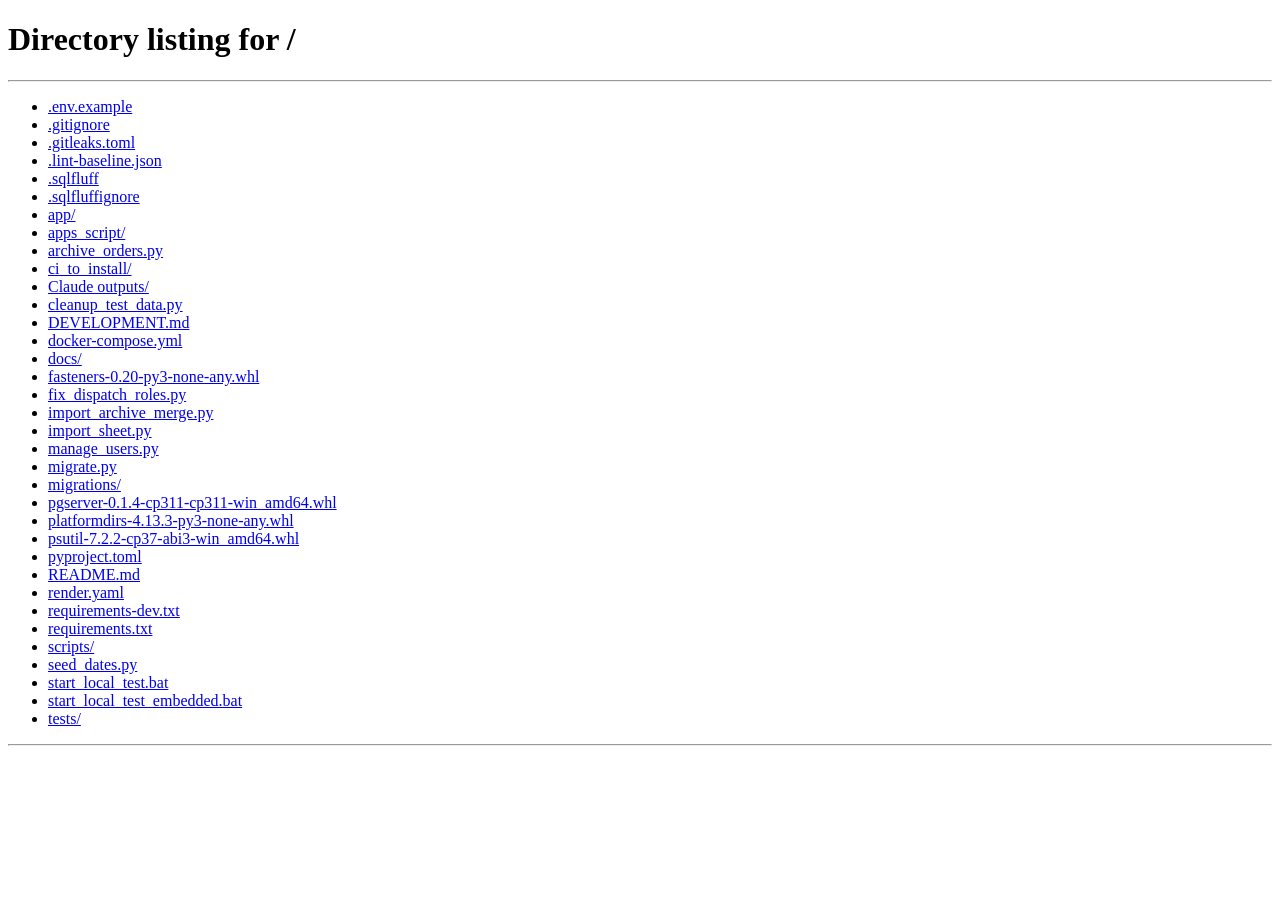
<file: app/static/decor/quotation.html>
<!DOCTYPE html>
<html lang="en">
<head>
<meta charset="UTF-8">
<meta name="viewport" content="width=device-width, initial-scale=1.0">
<title>VT Decor — Quotation</title>
<link href="https://fonts.googleapis.com/css2?family=Poppins:wght@400;500;600;700&family=DM+Sans:wght@300;400;500&display=swap" rel="stylesheet">
<script src="../modules/api.js"></script>
<style>
*{box-sizing:border-box;margin:0;padding:0}
body{font-family:"DM Sans",sans-serif;background:#eef1f8;color:#1a1a2e}
:root{--navy:#1A3A6E;--navy2:#2B5BA8;--border:#dce4ef;--accent:#7986CB}

/* ══════════════════════════════════════
   BUILDER UI
══════════════════════════════════════ */
.builder{max-width:940px;margin:0 auto;padding:20px}
.topbar{background:var(--navy);color:#fff;padding:13px 20px;border-radius:10px;
  display:flex;align-items:center;justify-content:space-between;margin-bottom:18px}
.topbar h2{font-size:1rem;font-weight:600;font-family:"Poppins",sans-serif}
.btn{padding:8px 16px;border-radius:7px;border:none;cursor:pointer;
  font-family:"DM Sans",sans-serif;font-size:.83rem;font-weight:500;transition:opacity .15s}
.btn:hover{opacity:.85}
.btn-success{background:#2E7D32;color:#fff}
.btn-primary{background:var(--navy2);color:#fff}
.btn-outline{background:transparent;border:1.5px solid rgba(255,255,255,.5);color:#fff}
.btn-sm{padding:5px 11px;font-size:.76rem}
.card{background:#fff;border-radius:10px;padding:18px 20px;
  box-shadow:0 2px 10px rgba(0,0,0,.07);margin-bottom:14px}
.card-title{font-size:.8rem;font-weight:700;color:var(--navy);text-transform:uppercase;
  letter-spacing:.6px;margin-bottom:12px;padding-bottom:6px;
  border-bottom:2px solid var(--navy2);display:inline-block}
.fg-grid{display:grid;grid-template-columns:1fr 1fr;gap:10px}
.fg{margin-bottom:0}.fg.full{grid-column:1/-1}
.fg label{display:block;font-size:.72rem;color:#5C6BC0;margin-bottom:3px;
  font-weight:600;text-transform:uppercase;letter-spacing:.3px}
.fg input,.fg select,.fg textarea{width:100%;padding:7px 10px;
  border:1.5px solid var(--border);border-radius:6px;
  font-family:"DM Sans",sans-serif;font-size:.86rem;color:#1a1a2e;outline:none}
.fg input:focus,.fg select:focus,.fg textarea:focus{border-color:var(--navy2)}
.itbl{width:100%;border-collapse:collapse;font-size:.81rem;margin-bottom:12px}
.itbl th{background:var(--navy);color:#fff;padding:8px;text-align:left;
  font-size:.7rem;font-weight:600;text-transform:uppercase;white-space:nowrap}
.itbl td{padding:6px;border-bottom:1px solid #eee;vertical-align:middle}
.itbl td input{width:100%;border:1px solid #dce4ef;border-radius:4px;
  padding:4px 6px;font-size:.8rem;font-family:"DM Sans",sans-serif;outline:none}
.itbl td input:focus{border-color:var(--navy2)}
.itbl tr:nth-child(even) td{background:#f8faff}
.delbtn{background:#FFEBEE;border:none;color:#C62828;width:24px;height:24px;
  border-radius:4px;cursor:pointer;font-size:.95rem;line-height:1}
.tot-box{display:flex;justify-content:flex-end;margin:4px 0 12px}
.tot-inner{min-width:260px}
.trow{display:flex;justify-content:space-between;padding:5px 0;
  font-size:.85rem;border-bottom:1px dashed var(--border)}
.trow.grand{font-weight:700;font-size:.95rem;border-top:2px solid var(--navy);
  border-bottom:none;padding-top:8px;margin-top:4px;color:var(--navy)}
.trow .n{font-family:"Poppins",sans-serif}

/* ══════════════════════════════════════
   PREVIEW BAR
══════════════════════════════════════ */
#previewWrap{display:none}
.pv-bar{background:var(--navy);padding:11px 24px;display:flex;gap:10px;
  align-items:center;position:sticky;top:0;z-index:10}
.pv-bar span{color:#fff;font-weight:600;font-size:.88rem;margin-right:8px}
.pv-body{background:#dde3f0;padding:28px 0;min-height:100vh;
  display:flex;justify-content:center;align-items:flex-start;overflow-x:auto}

/* ══════════════════════════════════════
   QUOTATION PAPER (SCREEN)
   Uses flexbox column so footer always
   stays at the BOTTOM of the page box.
══════════════════════════════════════ */
#qSheet{
  background:#fff;
  width:210mm;         /* A4 width */
  min-height:297mm;    /* A4 height — forces full page */
  box-shadow:0 4px 28px rgba(26,58,110,.2);
  display:flex;
  flex-direction:column;
  overflow:hidden;
}

/* HEADER — always at top */
.qh{
  background:var(--navy);color:#fff;
  padding:15px 20px;
  display:flex;align-items:flex-start;justify-content:space-between;gap:12px;
  flex-shrink:0;
}
.qh-l h1{font-size:1.2rem;font-weight:700;font-family:"Poppins",sans-serif;
  letter-spacing:.3px;margin-bottom:3px}
.qh-l p{font-size:.65rem;color:rgba(255,255,255,.78);line-height:1.6}
.qh-r{text-align:right;flex-shrink:0}
.qh-r h2{font-size:1rem;font-weight:700;letter-spacing:4px;
  font-family:"Poppins",sans-serif;text-transform:uppercase}
.qh-r p{font-size:.68rem;color:rgba(255,255,255,.75);margin-top:4px;line-height:1.75}

/* PARTY BAR */
.qparty{
  background:#F8F9FF;padding:11px 20px;
  display:flex;justify-content:space-between;align-items:flex-start;gap:8px;
  border-bottom:1.5px solid var(--border);flex-shrink:0;
}
.qp-l .lbl{font-size:.6rem;color:var(--accent);text-transform:uppercase;
  letter-spacing:.5px;font-weight:700}
.qp-l .name{font-size:.95rem;font-weight:700;color:var(--navy);margin-top:2px}
.qp-l .sub{font-size:.73rem;color:#555;margin-top:2px;line-height:1.5}
.qp-r{text-align:right;flex-shrink:0}
.qp-r .lbl{font-size:.6rem;color:var(--accent);text-transform:uppercase;
  letter-spacing:.5px;font-weight:700}
.qp-r .date{font-size:.9rem;font-weight:700;color:var(--navy);margin-top:2px}

/* ITEMS SECTION — flex:1 makes it grow and push footer down */
.q-items-wrap{
  flex:1;               /* KEY: fills remaining vertical space */
  display:flex;
  flex-direction:column;
}

/* Items table */
.qitems{width:100%;border-collapse:collapse;font-size:.78rem;table-layout:fixed}
.qitems colgroup col:nth-child(1){width:5%}
.qitems colgroup col:nth-child(2){width:25%}
.qitems colgroup col:nth-child(3){width:11%}
.qitems colgroup col:nth-child(4){width:7%}
.qitems colgroup col:nth-child(5){width:11%}
.qitems colgroup col:nth-child(6){width:9%}
.qitems colgroup col:nth-child(7){width:12%}
.qitems colgroup col:nth-child(8){width:14%}  /* widest — amount never clips */

.qitems thead tr{background:var(--navy);color:#fff}
.qitems th{padding:8px 6px;font-size:.63rem;font-weight:700;
  text-transform:uppercase;letter-spacing:.2px;word-break:break-word}
.qitems th.ac,.qitems td.ac{text-align:center}
.qitems th.ar,.qitems td.ar{text-align:right}
.qitems th.al,.qitems td.al{text-align:left}
/* Right padding on amount column */
.qitems th:last-child{padding-right:16px}
.qitems td{padding:9px 6px;border-bottom:1px solid #E8EEF8;vertical-align:middle;
  overflow:hidden;color:#1a1a2e}
.qitems td:first-child{color:#888;font-weight:600}
.qitems td.area-c{color:var(--accent);font-weight:500}
.qitems td:last-child{
  text-align:right;padding-right:16px;
  font-weight:700;font-family:"Poppins",sans-serif;color:var(--navy)}
.qitems tr:nth-child(even) td{background:#F6F8FF}
.qitems .blank-row td{height:26px;border-bottom:1px solid #F0F3FB}

/* TOTAL ROW — now a div above Amount in Words */
.total-bar{
  background:var(--navy);color:#fff;
  display:flex;align-items:center;justify-content:flex-end;
  gap:16px;padding:9px 16px 9px 12px;
}
.total-bar .tlabel{
  font-size:.66rem;letter-spacing:2.5px;text-transform:uppercase;
  color:rgba(255,255,255,.72);font-family:"DM Sans",sans-serif;font-weight:400;
}
.total-bar .tval{
  font-family:"Poppins",sans-serif;font-weight:700;font-size:1rem;
  letter-spacing:.3px;
}
/* tax rows above total bar */
.tax-bar{
  background:var(--navy);color:rgba(255,255,255,.8);
  display:flex;align-items:center;justify-content:flex-end;
  gap:16px;padding:5px 16px 5px 12px;font-size:.71rem;
}
.tax-bar .tlabel{color:rgba(255,255,255,.65);font-size:.68rem;letter-spacing:.5px}
.tax-bar .tval{font-family:"Poppins",sans-serif;}

/* FOOTER — always at bottom (flex pushes it down) */
.qfooter-wrap{flex-shrink:0;margin-top:auto}
.qadv{padding:8px 20px;background:#EEF2FF;font-size:.72rem;color:var(--navy);
  border-top:1px solid #d8dff4;line-height:1.5}
.qfooter-grid{display:grid;grid-template-columns:1fr 1fr;
  border-top:2.5px solid var(--navy)}
.qbank{padding:11px 20px;border-right:1px solid var(--border)}
.qterms{padding:11px 20px}
.qbank h4,.qterms h4{font-size:.68rem;color:var(--navy);font-weight:700;
  text-transform:uppercase;letter-spacing:.4px;margin-bottom:6px;
  border-bottom:1px solid var(--border);padding-bottom:3px}
.qbank-row{display:flex;gap:6px;font-size:.72rem;margin-bottom:3px;line-height:1.4}
.qbank-row .l{color:var(--accent);font-weight:700;min-width:44px}
.qterms ul{padding-left:13px;font-size:.7rem;color:#444;line-height:1.9}
.qsign{display:flex;justify-content:flex-end;padding:8px 20px 12px;background:#F8F9FF}
.qsign-line{text-align:center;width:150px;border-top:1px solid var(--navy);
  padding-top:4px;font-size:.68rem;color:#5C6BC0;line-height:1.9}

/* ══════════════════════════════════════
   PRINT STYLES
   - @page sets exact A4 with margins
   - header/footer repeat via thead/tfoot
     display:table-header/footer-group
   - BUT for single-page: we use
     min-height on the items section to
     push footer to bottom of page
══════════════════════════════════════ */
@media print{
  @page{
    size:A4 portrait;
    margin:0;
  }
  *{-webkit-print-color-adjust:exact !important;print-color-adjust:exact !important}
  html,body{margin:0;padding:0;background:#fff !important}
  .builder,.pv-bar{display:none !important}
  #previewWrap{display:block !important}
  .pv-body{
    background:#fff !important;padding:0 !important;margin:0 !important;
    min-height:unset !important;display:block !important;overflow:visible !important;
  }
  #qSheet{
    width:100% !important;
    min-height:100vh !important;  /* fill the entire printed page */
    box-shadow:none !important;
    border-radius:0 !important;
    page-break-inside:avoid;
  }
  .q-items-wrap{flex:1 !important}
  .qfooter-wrap{margin-top:auto !important}
  .qitems tr{page-break-inside:avoid}
}
</style>
</head>
<body>

<!-- ════════════════════════════════
     BUILDER UI
════════════════════════════════ -->
<div class="builder" id="builderUI">
  <div class="topbar">
    <h2>VT Decor — Quotation Builder</h2>
    <div style="display:flex;gap:8px">
      <button class="btn btn-outline" onclick="window.close();setTimeout(function(){location.href='/decor/';},150)">← Back to VT Decor</button>
      <button class="btn btn-success" onclick="saveAndPreview()">💾 Save &amp; Preview</button>
      <button class="btn btn-primary" onclick="quickPrint()">🖨 Print</button>
    </div>
  </div>

  <div class="card">
    <div class="card-title">Party Details</div>
    <div class="fg-grid">
      <div class="fg"><label>Performa No.</label><input type="text" id="q_pno" readonly></div>
      <div class="fg"><label>Date</label><input type="date" id="q_date"></div>
      <div class="fg"><label>Party Name *</label><input type="text" id="q_client" placeholder="Client name"></div>
      <div class="fg"><label>Mobile *</label><input type="tel" id="q_mobile" placeholder="Phone number"></div>
      <div class="fg full"><label>Address</label><textarea id="q_addr" rows="2" placeholder="Site / billing address"></textarea></div>
      <div class="fg"><label>GSTIN (optional)</label><input type="text" id="q_gstin" placeholder="GST number"></div>
      <div class="fg"><label>Created By</label><input type="text" id="q_by" readonly></div>
    </div>
  </div>

  <div class="card">
    <div class="card-title">Items</div>
    <div style="overflow-x:auto">
      <table class="itbl">
        <thead><tr>
          <th>#</th><th>Description of Goods</th><th>Area / Design</th>
          <th>Qty</th><th>MRP (Rs.)</th><th>Disc %</th>
          <th>Disc Amt (Rs.)</th><th>Amount (Rs.)</th><th></th>
        </tr></thead>
        <tbody id="itemsBody"></tbody>
      </table>
    </div>
    <button class="btn btn-sm" style="background:var(--navy2);color:#fff" onclick="addRow()">+ Add Item</button>
  </div>

  <div class="card">
    <div class="card-title">Tax</div>
    <div style="display:flex;gap:16px;margin-bottom:14px;flex-wrap:wrap">
      <div class="fg" style="min-width:110px"><label>CGST %</label><input type="number" id="q_cgst" value="0" min="0" oninput="calc()"></div>
      <div class="fg" style="min-width:110px"><label>SGST %</label><input type="number" id="q_sgst" value="0" min="0" oninput="calc()"></div>
    </div>
    <div class="tot-box">
      <div class="tot-inner">
        <div class="trow"><span>Subtotal</span><span class="n" id="tSub">Rs.0</span></div>
        <div class="trow"><span>CGST (<span id="tCp">0</span>%)</span><span class="n" id="tCgst">Rs.0</span></div>
        <div class="trow"><span>SGST (<span id="tSp">0</span>%)</span><span class="n" id="tSgst">Rs.0</span></div>
        <div class="trow grand"><span>Grand Total</span><span class="n" id="tGrand">Rs.0</span></div>
      </div>
    </div>
  </div>
</div>

<!-- ════════════════════════════════
     PREVIEW
════════════════════════════════ -->
<div id="previewWrap">
  <div class="pv-bar">
    <span>Quotation Preview</span>
    <button class="btn btn-success" onclick="triggerPrint()">🖨 Print / Save PDF</button>
    <button class="btn btn-outline" onclick="goBack()">← Edit</button>
  </div>
  <div class="pv-body">

    <!-- Single A4 sheet — flex column keeps footer pinned to bottom -->
    <div id="qSheet">

      <!-- ██ HEADER ██ -->
      <div class="qh">
        <div class="qh-l">
          <h1>VT Decor</h1>
          <p id="qhInfo"></p>
        </div>
        <div class="qh-r">
          <h2>Quotation</h2>
          <p id="pvMeta"></p>
        </div>
      </div>

      <!-- ██ PARTY ██ -->
      <div class="qparty" id="pvParty"></div>

      <!-- ██ ITEMS — flex:1 fills the middle space ██ -->
      <div class="q-items-wrap">
        <table class="qitems">
          <colgroup>
            <col><col><col><col><col><col><col><col>
          </colgroup>
          <thead>
            <tr>
              <th class="ac">S.No</th>
              <th class="al">Description of Goods</th>
              <th class="ac">Area / Design</th>
              <th class="ac">Qty</th>
              <th class="ar">MRP (Rs.)</th>
              <th class="ac">Disc %</th>
              <th class="ar">Disc Amt (Rs.)</th>
              <th class="ar" style="padding-right:16px">Amount (Rs.)</th>
            </tr>
          </thead>
          <tbody id="pvItems"></tbody>
        </table>
        <!-- Spacer: grows to push footer to page bottom -->
        <div style="flex:1"></div>
      </div>

      <!-- ██ FOOTER — always at bottom ██ -->
      <div class="qfooter-wrap">
        <!-- Total row lives HERE — just above Amount in Words -->
        <div id="pvTotals"></div>
        <div class="qadv" id="pvAdv"></div>
        <div class="qfooter-grid">
          <div class="qbank">
            <h4>Bank Details</h4>
<div id="qBankRows"></div>
          </div>
          <div class="qterms">
            <h4>Terms of Sale &amp; Comments</h4>
<ul id="qTerms"></ul>
          </div>
        </div>
        <div class="qsign">
          <div class="qsign-line">For VT Decor<br><br><br>Authorised Signatory</div>
        </div>
      </div>

    </div><!-- end #qSheet -->
  </div>
</div>

<script>
// ═══════════════════════════════════════════════════
//  VT Decor — Quotation v6.1
//  - Footer always pinned to bottom (flex layout)
//  - Amount column never clips (14% width + 16px right pad)
//  - Blank space fills between items and footer
// ═══════════════════════════════════════════════════

var ROLE = '';
var CFG = {};
var rowCount = 0;
var EDIT_NO = '';   // the Performa No. of the quotation opened for viewing / editing ('' = a new one)

function fmt(n){
  n = parseFloat(n)||0;
  return n.toLocaleString('en-IN',{minimumFractionDigits:n%1===0?0:2,maximumFractionDigits:2});
}
function R(n){ return 'Rs.'+fmt(n); }
function esc(s){
  return String(s||'').replace(/&/g,'&amp;').replace(/</g,'&lt;').replace(/>/g,'&gt;');
}
function nv(s){ return parseFloat(s)||0; }
function today(){
  var d=new Date();
  return d.getFullYear()+'-'+String(d.getMonth()+1).padStart(2,'0')+'-'+String(d.getDate()).padStart(2,'0');
}
function gas(action,payload){
  return VT.ask('POST','/decor/rpc',{action:action,payload:payload||{}});
}

// ── Builder rows ──────────────────────────
function addRow(){
  rowCount++;
  var tbody=document.getElementById('itemsBody');
  var tr=document.createElement('tr');
  tr.id='row_'+rowCount;
  tr.innerHTML=
    '<td>'+rowCount+'</td>'
    +'<td><input type="text" placeholder="Product / description" class="d"></td>'
    +'<td><input type="text" placeholder="Code / Design" class="a"></td>'
    +'<td><input type="number" value="1" min="0" class="q" oninput="cr(this)"></td>'
    +'<td><input type="number" value="0" min="0" class="m" oninput="cr(this)"></td>'
    +'<td><input type="number" value="0" min="0" max="100" class="p" oninput="cr(this)"></td>'
    +'<td><input type="number" value="0" min="0" class="da" oninput="cr(this)"></td>'
    +'<td><input type="number" class="am" readonly style="background:#f5f7ff;font-weight:600" value="0"></td>'
    +'<td><button type="button" class="delbtn" onclick="delRow(this)">×</button></td>';
  tbody.appendChild(tr);
  renum(); calc();
}
function delRow(btn){ btn.parentElement.parentElement.remove(); renum(); calc(); }
function renum(){
  var rows=document.querySelectorAll('#itemsBody tr');
  rows.forEach(function(r,i){r.cells[0].textContent=i+1;});
  rowCount=rows.length;
}
function cr(el){
  var tr=el.parentElement.parentElement;
  var qty=nv(tr.querySelector('.q').value);
  var mrp=nv(tr.querySelector('.m').value);
  var base=qty*mrp;
  var dp=nv(tr.querySelector('.p').value);
  var df=nv(tr.querySelector('.da').value);
  if(dp>100){tr.querySelector('.p').value=100;dp=100;}
  if(dp<0){tr.querySelector('.p').value=0;dp=0;}
  var final=Math.max(0,base-(base*dp/100)-df);
  tr.querySelector('.am').value=final%1===0?final:final.toFixed(2);
  calc();
}
function calc(){
  var sub=0;
  document.querySelectorAll('#itemsBody tr').forEach(function(r){sub+=nv(r.querySelector('.am').value);});
  var cp=nv(document.getElementById('q_cgst').value);
  var sp=nv(document.getElementById('q_sgst').value);
  var cg=sub*cp/100,sg=sub*sp/100;
  document.getElementById('tSub').textContent=R(sub);
  document.getElementById('tCp').textContent=cp;
  document.getElementById('tSp').textContent=sp;
  document.getElementById('tCgst').textContent=R(cg);
  document.getElementById('tSgst').textContent=R(sg);
  document.getElementById('tGrand').textContent=R(sub+cg+sg);
}
function getItems(){
  var items=[];
  document.querySelectorAll('#itemsBody tr').forEach(function(tr){
    var desc=tr.querySelector('.d').value.trim();
    if(desc) items.push({
      desc:desc, area:tr.querySelector('.a').value.trim(),
      qty:nv(tr.querySelector('.q').value), mrp:nv(tr.querySelector('.m').value),
      disc:nv(tr.querySelector('.p').value), discAmt:nv(tr.querySelector('.da').value),
      amt:nv(tr.querySelector('.am').value)
    });
  });
  return items;
}

// ── Amount in words ───────────────────────
function words(num){
  num=Math.floor(num);
  var o=['','One','Two','Three','Four','Five','Six','Seven','Eight','Nine','Ten',
    'Eleven','Twelve','Thirteen','Fourteen','Fifteen','Sixteen','Seventeen','Eighteen','Nineteen'];
  var t=['','','Twenty','Thirty','Forty','Fifty','Sixty','Seventy','Eighty','Ninety'];
  function s(x){
    if(x<20)return o[x];
    if(x<100)return t[Math.floor(x/10)]+(x%10?' '+o[x%10]:'');
    return o[Math.floor(x/100)]+' Hundred'+(x%100?' '+s(x%100):'');
  }
  if(num===0)return 'Zero Only';
  var r='';
  if(num>=10000000){r+=s(Math.floor(num/10000000))+' Crore ';num%=10000000;}
  if(num>=100000)  {r+=s(Math.floor(num/100000))+' Lakh ';  num%=100000;}
  if(num>=1000)    {r+=s(Math.floor(num/1000))+' Thousand ';num%=1000;}
  if(num>0)          r+=s(num);
  return r.trim()+' Only';
}

// ── Build preview ─────────────────────────
function buildPreview(d){
  var cp=nv(d.cgst_pct),sp=nv(d.sgst_pct);
  var sub=d.items.reduce(function(s,i){return s+i.amt;},0);
  var grand=sub+sub*cp/100+sub*sp/100;

  // Header meta
  document.getElementById('pvMeta').innerHTML=
    'No: <b>'+esc(d.performa_no)+'</b><br>'
    +'Date: <b>'+esc(d.date)+'</b><br>'
    +'By: '+esc(d.created_by);

  // Party
  document.getElementById('pvParty').innerHTML=
    '<div class="qp-l">'
    +'<div class="lbl">Party Name</div>'
    +'<div class="name">'+esc(d.client)+'</div>'
    +(d.addr?'<div class="sub">'+esc(d.addr)+'</div>':'')
    +(d.mobile?'<div class="sub">📞 '+esc(d.mobile)+'</div>':'')
    +(d.gstin?'<div class="sub" style="color:var(--accent)">GSTIN: '+esc(d.gstin)+'</div>':'')
    +'</div>'
    +'<div class="qp-r">'
    +'<div class="lbl">Date</div>'
    +'<div class="date">'+esc(d.date)+'</div>'
    +'</div>';

  // Amount in words footer bar
  document.getElementById('pvAdv').innerHTML=
    '★ 80% Advance And 20% After Installation.&nbsp;&nbsp;'
    +'<b>Amount in Words:</b> '+words(Math.round(grand));

  // Item rows — NO blank rows added; the flex spacer handles the gap
  var rows='';
  d.items.forEach(function(it,i){
    rows+=
      '<tr>'
      +'<td class="ac">'+(i+1)+'</td>'
      +'<td class="al" style="font-weight:500">'+esc(it.desc)+'</td>'
      +'<td class="ac area-c">'+esc(it.area||'—')+'</td>'
      +'<td class="ac">'+it.qty+'</td>'
      +'<td class="ar">'+fmt(it.mrp)+'</td>'
      +'<td class="ac">'+(it.disc?it.disc+'%':'0%')+'</td>'
      +'<td class="ar">'+fmt(it.discAmt)+'</td>'
      +'<td class="ar" style="padding-right:16px">'+fmt(it.amt)+'</td>'
      +'</tr>';
  });
  document.getElementById('pvItems').innerHTML=rows;

  // Total / tax — rendered as divs, sit just above Amount in Words bar
  var tots='';
  if(cp>0) tots+=
    '<div class="tax-bar">'
    +'<span class="tlabel">CGST ('+cp+'%)</span>'
    +'<span class="tval">'+R(sub*cp/100)+'</span>'
    +'</div>';
  if(sp>0) tots+=
    '<div class="tax-bar">'
    +'<span class="tlabel">SGST ('+sp+'%)</span>'
    +'<span class="tval">'+R(sub*sp/100)+'</span>'
    +'</div>';
  tots+=
    '<div class="total-bar">'
    +'<span class="tlabel">Total</span>'
    +'<span class="tval">'+R(grand)+'</span>'
    +'</div>';
  document.getElementById('pvTotals').innerHTML=tots;
}

// ── Save & Preview ────────────────────────
function saveAndPreview(){
  var client=(document.getElementById('q_client').value||'').trim();
  var mobile=(document.getElementById('q_mobile').value||'').trim();
  if(!client||!mobile){alert('Party name and mobile required');return;}
  var items=getItems();
  if(!items.length){alert('Add at least one item');return;}
  var cp=nv(document.getElementById('q_cgst').value);
  var sp=nv(document.getElementById('q_sgst').value);
  var sub=items.reduce(function(s,i){return s+i.amt;},0);
  var d={
    performa_no:document.getElementById('q_pno').value,
    created_by:ROLE,client:client,mobile:mobile,
    addr:document.getElementById('q_addr').value,
    gstin:document.getElementById('q_gstin').value,
    date:document.getElementById('q_date').value,
    subtotal:sub,cgst_pct:cp,sgst_pct:sp,
    grand:sub+sub*cp/100+sub*sp/100,items:items
  };
  gas(EDIT_NO?'updateQuotation':'saveQuotation',d)
    .then(function(r){if(r&&r.ok&&r.performaNo){d.performa_no=r.performaNo;document.getElementById('q_pno').value=r.performaNo;}else if(r&&!r.ok){alert('Not saved: '+(r.msg||''));}buildPreview(d);showPreview();})
    .catch(function(e){alert('Not saved: '+(e&&e.message||e));buildPreview(d);showPreview();});
}
function quickPrint(){
  var items=getItems();
  if(!items.length){alert('Add items first');return;}
  var cp=nv(document.getElementById('q_cgst').value);
  var sp=nv(document.getElementById('q_sgst').value);
  var sub=items.reduce(function(s,i){return s+i.amt;},0);
  var d={
    performa_no:document.getElementById('q_pno').value,
    created_by:ROLE,
    client:(document.getElementById('q_client').value||'').trim()||'(Party Name)',
    mobile:document.getElementById('q_mobile').value,
    addr:document.getElementById('q_addr').value,
    gstin:document.getElementById('q_gstin').value,
    date:document.getElementById('q_date').value,
    subtotal:sub,cgst_pct:cp,sgst_pct:sp,
    grand:sub+sub*cp/100+sub*sp/100,items:items
  };
  buildPreview(d);showPreview();
  setTimeout(function(){triggerPrint();},400);
}
function triggerPrint(){window.print();}
function showPreview(){
  document.getElementById('builderUI').style.display='none';
  document.getElementById('previewWrap').style.display='block';
  window.scrollTo(0,0);
}
function goBack(){
  document.getElementById('builderUI').style.display='block';
  document.getElementById('previewWrap').style.display='none';
}

// ── Open a saved quotation (?view=VT-0001 shows it, ?edit=VT-0001 opens the builder) ──
function isoDate(v){
  v=String(v||'').trim();
  var m=/^(\d{1,2})[-\/](\d{1,2})[-\/](\d{4})$/.exec(v);
  return m?m[3]+'-'+m[2].padStart(2,'0')+'-'+m[1].padStart(2,'0'):v.slice(0,10);
}
function fillBuilder(q){
  EDIT_NO=q.performaNo;
  document.getElementById('q_pno').value=q.performaNo;
  document.getElementById('q_by').value=q.createdBy||ROLE;
  document.getElementById('q_date').value=isoDate(q.date)||today();
  document.getElementById('q_client').value=q.client||'';
  document.getElementById('q_mobile').value=q.mobile||'';
  document.getElementById('q_addr').value=q.addr||'';
  document.getElementById('q_gstin').value=q.gstin||'';
  document.getElementById('q_cgst').value=q.cgstPct||0;
  document.getElementById('q_sgst').value=q.sgstPct||0;
  document.getElementById('itemsBody').innerHTML='';rowCount=0;
  (q.items&&q.items.length?q.items:[{}]).forEach(function(it){
    addRow();
    var tr=document.querySelector('#itemsBody tr:last-child');
    tr.querySelector('.d').value=it.desc||it.description||it.name||'';
    tr.querySelector('.a').value=it.area||it.design||'';
    tr.querySelector('.q').value=it.qty!==undefined?it.qty:1;
    tr.querySelector('.m').value=it.mrp!==undefined?it.mrp:(it.rate||0);
    tr.querySelector('.p').value=it.disc||0;
    tr.querySelector('.da').value=it.discAmt||0;
    cr(tr.querySelector('.q'));
  });
  calc();
}
function openSaved(){
  var qs=new URLSearchParams(location.search), no=qs.get('view')||qs.get('edit');
  if(!no) return false;
  gas('getQuotation',{performaNo:no}).then(function(q){
    if(!q||!q.ok){alert((q&&q.msg)||'Could not open that quotation');return;}
    fillBuilder(q);
    document.querySelector('.topbar h2').textContent='VT Decor — Edit Quotation '+q.performaNo;
    if(qs.get('view')) saveToPreview();
  }).catch(function(e){alert('Could not open that quotation: '+(e&&e.message||e));});
  return true;
}
// show the opened quotation as it prints, without saving anything
function saveToPreview(){
  var items=getItems(), cp=nv(document.getElementById('q_cgst').value), sp=nv(document.getElementById('q_sgst').value);
  var sub=items.reduce(function(s,i){return s+i.amt;},0);
  buildPreview({performa_no:EDIT_NO,created_by:document.getElementById('q_by').value,client:document.getElementById('q_client').value,
    mobile:document.getElementById('q_mobile').value,addr:document.getElementById('q_addr').value,gstin:document.getElementById('q_gstin').value,
    date:document.getElementById('q_date').value,subtotal:sub,cgst_pct:cp,sgst_pct:sp,grand:sub+sub*cp/100+sub*sp/100,items:items});
  showPreview();
}

// ── Init ──────────────────────────────────
function escQ(s){return String(s||'').replace(/&/g,'&amp;').replace(/</g,'&lt;').replace(/>/g,'&gt;');}
VT.boot('decor', function(){
  gas('getConfig',{}).then(function(cfg){
    CFG=cfg;ROLE=cfg.role||'';
    if(!EDIT_NO)document.getElementById('q_by').value=ROLE;
    document.getElementById('qhInfo').innerHTML=escQ(cfg.companyAddress)+'<br>'+escQ(cfg.companyContact);
    document.getElementById('qBankRows').innerHTML=String(cfg.bankDetails||'').split('\n').filter(function(l){return l.trim();}).map(function(l){
      var i=l.indexOf(':');var k=i>0?l.slice(0,i):'';var v=i>0?l.slice(i+1):l;
      return '<div class="qbank-row"><span class="l">'+escQ(k.trim())+'</span><span>'+escQ(v.trim())+'</span></div>';}).join('');
    document.getElementById('qTerms').innerHTML=String(cfg.quoteTerms||'').split('\n').filter(function(l){return l.trim();}).map(function(l){return '<li>'+escQ(l.trim())+'</li>';}).join('');
  }).catch(function(){});
  if(!new URLSearchParams(location.search).get('view')&&!new URLSearchParams(location.search).get('edit')){
    gas('getNextPerformaNo',{}).then(function(r){
      document.getElementById('q_pno').value=(r&&r.ok&&r.next)?r.next:'VT-0001';
    }).catch(function(){document.getElementById('q_pno').value='VT-0001';});
  }
  openSaved();
});
document.getElementById('q_date').value=today();
addRow();addRow();addRow();
</script>
</body>
</html>
</file>
<file: app/static/portal.css>
/* Code Blue portal. Tokens follow the reference data-viz palette (light + dark). */
:root {
  color-scheme: light;
  --plane: #f4f6fa;
  --surface: #ffffff;
  --surface-2: #f8f9fc;
  --ink: #10182a;
  --ink-2: #52586b;
  --muted: #7a8096;
  --grid: #e7e9f1;
  --axis: #d3d7e4;
  --border: rgba(16, 24, 42, 0.09);
  --series-1: #2f6fed;
  --series-1-hover: #1f56c9;
  --series-2: #22b378;
  --series-3: #d68a1a;
  --navy: #10263d;
  --navy-2: #163a5e;
  --brand: #10263d;
  --brand-gradient: linear-gradient(135deg, #10263d 0%, #1c4f82 55%, #2f6fed 100%);
  --accent: #2f6fed;
  --accent-2: #6f8bff;
  --accent-ink: #ffffff;
  --good: #1a8a4a;
  --bad: #d8433f;
  --warn: #c98a12;
  --wash: rgba(47, 111, 237, 0.08);
  --shadow-sm: 0 1px 2px rgba(16, 24, 42, 0.05), 0 1px 1px rgba(16, 24, 42, 0.04);
  --shadow-md: 0 6px 20px rgba(16, 24, 42, 0.08), 0 2px 6px rgba(16, 24, 42, 0.05);
  --shadow-lg: 0 16px 40px rgba(16, 24, 42, 0.14);
  --radius: 14px;
}
@media (prefers-color-scheme: dark) {
  :root {
    color-scheme: dark;
    --plane: #0c1018;
    --surface: #161b26;
    --surface-2: #1c2230;
    --ink: #f2f4f8;
    --ink-2: #b9bfd1;
    --muted: #8790a6;
    --grid: #262c3a;
    --axis: #333a4a;
    --border: rgba(255, 255, 255, 0.09);
    --series-1: #5b93f5;
    --series-1-hover: #7fabf7;
    --series-2: #34caa0;
    --series-3: #e0a53c;
    --navy: #0d1b2d;
    --navy-2: #163a5e;
    --brand-gradient: linear-gradient(135deg, #0d1b2d 0%, #163a5e 55%, #2f6fed 100%);
    --accent: #5b93f5;
    --accent-2: #7fabf7;
    --accent-ink: #071018;
    --good: #34caa0;
    --bad: #ec6b6b;
    --warn: #e0a53c;
    --wash: rgba(91, 147, 245, 0.14);
    --shadow-sm: 0 1px 2px rgba(0,0,0,0.3);
    --shadow-md: 0 6px 20px rgba(0,0,0,0.35);
    --shadow-lg: 0 16px 40px rgba(0,0,0,0.5);
  }
}

* { box-sizing: border-box; }
html { -webkit-text-size-adjust: 100%; }
body {
  margin: 0; background: var(--plane); color: var(--ink);
  font: 14px/1.5 'Segoe UI', system-ui, -apple-system, Roboto, sans-serif;
  -webkit-font-smoothing: antialiased;
}
h1, h2, h3, p { margin: 0; }
button, input, select { font: inherit; color: inherit; }
.hidden { display: none !important; }
:focus-visible { outline: 2px solid var(--accent); outline-offset: 2px; }

/* ---------- layout ---------- */
.topbar {
  display: flex; align-items: center; gap: 12px; flex-wrap: wrap;
  padding: 8px 24px; background: var(--brand-gradient); color: #fff;
  box-shadow: var(--shadow-md); position: sticky; top: 0; z-index: 10; min-height: 64px;
}
.topbar .btn, .topbar .who, .topbar .brand-text { white-space: nowrap; }
.brand { display: flex; align-items: center; gap: 11px; margin-right: auto; }
.brand-mark { width: 34px; height: 34px; border-radius: 10px; background: rgba(255,255,255,0.16);
  border: 1px solid rgba(255,255,255,0.28); display: grid; place-items: center; font-weight: 800; font-size: 14px; }
.brand-text { display: flex; flex-direction: column; line-height: 1.15; }
.brand-text .name { font-weight: 700; font-size: 15.5px; }
.brand-text .tag { font-size: 11px; opacity: 0.78; letter-spacing: 0.02em; }
.badge { background: #fff; color: #10263d; font-weight: 800; font-size: 12px; padding: 3px 8px; border-radius: 6px; }
.who { font-size: 13px; opacity: 0.94; display: flex; align-items: center; }
.role-chip { background: rgba(255,255,255,0.18); border-radius: 999px; padding: 3px 10px; font-size: 11.5px; margin-left: 8px; font-weight: 600; text-transform: capitalize; }
.topbar .btn { background: rgba(255,255,255,0.14); border-color: rgba(255,255,255,0.32); color: #fff; }
.topbar .btn:hover { background: rgba(255,255,255,0.26); }
.topbar .btn.open-app { background: rgba(255,255,255,0.94); color: var(--navy); border-color: transparent; font-weight: 700; }
.topbar .btn.open-app:hover { background: #fff; box-shadow: 0 2px 10px rgba(0,0,0,0.18); }
.wrap { max-width: 1280px; margin: 0 auto; padding: 22px 18px 52px; }

.tabs { display: flex; gap: 6px; margin-bottom: 20px; overflow-x: auto; padding-bottom: 2px; }
.tab {
  background: var(--surface); border: 1px solid var(--border); border-radius: 999px; padding: 9px 18px;
  color: var(--ink-2); cursor: pointer; font-weight: 650; white-space: nowrap; box-shadow: var(--shadow-sm);
  display: inline-flex; align-items: center; gap: 7px;
}
.tab:hover { color: var(--ink); border-color: var(--accent); }
.tab[aria-selected="true"] { color: var(--accent-ink); background: var(--brand-gradient); border-color: transparent; box-shadow: var(--shadow-md); }

/* ---------- cards, buttons, forms ---------- */
.card { background: var(--surface); border: 1px solid var(--border); border-radius: var(--radius); padding: 18px; box-shadow: var(--shadow-sm); }
.center-card { max-width: 420px; margin: 0 auto; padding: 34px 30px; box-shadow: var(--shadow-lg); border-radius: 20px; }
.center-card h1 { font-size: 21px; text-align: center; margin: 14px 0 4px; font-weight: 750; }
.center-card .sub { text-align: center; color: var(--ink-2); margin-bottom: 22px; font-size: 13.5px; }
.logo { width: 58px; height: 58px; border-radius: 16px; margin: 0 auto; display: grid; place-items: center;
  background: var(--brand-gradient); color: #fff; font-weight: 800; font-size: 18px; box-shadow: var(--shadow-md); }
.login-screen { min-height: 100vh; display: flex; align-items: center; justify-content: center;
  background: var(--brand-gradient); padding: 24px; position: relative; overflow: hidden; }
.login-screen::before, .login-screen::after {
  content: ''; position: absolute; border-radius: 50%; filter: blur(60px); opacity: 0.35; pointer-events: none;
}
.login-screen::before { width: 420px; height: 420px; background: #2f6fed; top: -120px; right: -100px; }
.login-screen::after { width: 380px; height: 380px; background: #22b378; bottom: -140px; left: -100px; }
.login-screen .center-card { position: relative; z-index: 1; background: var(--surface); }

.btn {
  border: 1px solid var(--border); background: var(--surface); border-radius: 9px; padding: 8px 15px;
  cursor: pointer; font-weight: 650; line-height: 1.2; transition: background 0.12s, box-shadow 0.12s, transform 0.05s;
}
.btn:hover { background: var(--wash); }
.btn:active { transform: translateY(1px); }
a.btn { text-decoration: none; display: inline-block; color: inherit; }
.col-wrap { width: 100%; min-height: 210px; }
.btn.primary { background: var(--brand-gradient); border-color: transparent; color: #fff; box-shadow: var(--shadow-sm); }
.btn.primary:hover { filter: brightness(1.08); box-shadow: var(--shadow-md); }
.btn.danger { color: var(--bad); }
.btn.small { padding: 5px 10px; font-size: 12.5px; }
.btn[disabled] { opacity: 0.55; cursor: default; }
.field { margin-bottom: 12px; }
.field label, .field .lbl { display: block; font-size: 12.5px; font-weight: 650; color: var(--ink-2); margin-bottom: 5px; }
.field .hint { font-size: 12px; color: var(--muted); margin-top: 4px; }
input[type=text], input[type=password], input[type=url], input[type=number], input[type=date], select {
  width: 100%; padding: 10px 12px; border: 1px solid var(--axis); border-radius: 9px; background: var(--surface-2);
}
input:focus, select:focus { border-color: var(--accent); background: var(--surface); box-shadow: 0 0 0 3px var(--wash); }
.row { display: flex; gap: 8px; align-items: center; flex-wrap: wrap; }
.grow { flex: 1; min-width: 0; }
.checks { display: flex; flex-wrap: wrap; gap: 6px 14px; }
.checks label { display: flex; align-items: center; gap: 6px; font-weight: 500; color: var(--ink); margin: 0; }
.msg { font-size: 13px; margin-top: 8px; min-height: 18px; }
.msg.error { color: var(--bad); }
.msg.ok { color: var(--good); }

.multiselect { position: relative; display: inline-block; }
.multiselect-btn { display: inline-flex; align-items: center; gap: 2px; min-width: 120px; justify-content: space-between; text-align: left; font-weight: 500; }
.multiselect-btn .ms-caret { margin-left: 10px; font-size: 12px; color: var(--ink-2); }
.multiselect-btn.active { border-color: var(--accent); color: var(--accent); }
.multiselect-btn.active .ms-caret { color: var(--accent); }
.filter-row { display: flex; flex-wrap: wrap; gap: 8px 10px; align-items: center; margin-bottom: 10px; }
.filter-label { font-size: 12px; font-weight: 700; letter-spacing: .04em; text-transform: uppercase; color: var(--ink-2); min-width: 64px; }
.date-field { display: inline-flex; align-items: center; gap: 6px; font-size: 13px; color: var(--ink-2); }
.date-field input[type=date] { width: auto; padding: 6px 8px; }
.archive-note { margin: 4px 0 14px; padding: 10px 14px; border: 1px solid var(--border); border-left: 4px solid #c98a00; border-radius: 8px; background: var(--surface); color: var(--ink-2); font-size: 13px; line-height: 1.5; }
.archive-note strong { color: var(--ink); }
.ms-panel {
  display: none; position: absolute; z-index: 20; top: calc(100% + 6px); left: 0; min-width: 220px; max-width: 320px;
  background: var(--surface); border: 1px solid var(--border); border-radius: 10px; box-shadow: var(--shadow-md); padding: 10px;
}
.multiselect.open .ms-panel { display: block; }
.ms-search { margin-bottom: 8px; }
.ms-list { display: flex; flex-direction: column; gap: 4px; max-height: 240px; overflow: auto; }
.ms-item { font-size: 13px; }
.note { color: var(--ink-2); font-size: 13px; }

dialog { border: 1px solid var(--border); border-radius: 16px; background: var(--surface); color: var(--ink);
  padding: 22px; width: min(460px, calc(100vw - 32px)); box-shadow: var(--shadow-lg); }
dialog.wide { width: min(920px, calc(100vw - 32px)); max-height: 82vh; overflow: auto; }
dialog::backdrop { background: rgba(10,14,24,0.5); backdrop-filter: blur(2px); }
dialog h2 { font-size: 17px; margin-bottom: 14px; font-weight: 700; }
.actions { display: flex; justify-content: flex-end; gap: 8px; margin-top: 16px; }
.secret { font: 600 15px/1.3 ui-monospace, Consolas, monospace; padding: 10px; background: var(--wash); border-radius: 8px; word-break: break-all; }

/* ---------- tables ---------- */
.table-wrap { overflow-x: auto; border: 1px solid var(--border); border-radius: 12px; background: var(--surface); }
table { width: 100%; border-collapse: collapse; font-size: 13px; }
th, td { text-align: left; padding: 10px 14px; border-bottom: 1px solid var(--grid); vertical-align: top; }
th { font-size: 11px; text-transform: uppercase; letter-spacing: 0.04em; color: var(--ink-2); background: var(--surface-2); white-space: nowrap; font-weight: 700; }
td.num, th.num { text-align: right; font-variant-numeric: tabular-nums; }
tr:last-child td { border-bottom: 0; }
tbody tr:hover { background: var(--wash); }
.pill { display: inline-block; padding: 2px 10px; border-radius: 999px; font-size: 12px; font-weight: 650; background: var(--wash); color: var(--accent); }
.pill.off { background: rgba(216,67,63,0.14); color: var(--bad); }
.pill.warn { background: rgba(201,138,18,0.16); color: var(--warn); }

/* ---------- section headers ---------- */
.section-head { display: flex; align-items: baseline; justify-content: space-between; gap: 12px; margin-bottom: 16px; flex-wrap: wrap; }
.section-head h1 { font-size: 20px; font-weight: 750; }
.section-head .sub { color: var(--ink-2); font-size: 13px; margin-top: 2px; }

/* ---------- home screen (non-admin): big icon tiles ---------- */
.home-wrap { min-height: calc(100vh - 66px); display: flex; align-items: center; justify-content: center; padding: 30px 16px; }
.home-inner { max-width: 900px; width: 100%; text-align: center; }
.home-inner h1 { font-size: 26px; font-weight: 750; margin-bottom: 6px; }
.home-inner .note { font-size: 14.5px; margin-bottom: 30px; }
.apps { display: grid; grid-template-columns: repeat(auto-fit, minmax(180px, 1fr)); gap: 20px; margin-top: 14px; }
.app-tile {
  display: flex; flex-direction: column; align-items: center; gap: 12px; width: 100%; text-align: center;
  padding: 30px 18px; border-radius: 20px; background: var(--surface); border: 1px solid var(--border);
  font: inherit; cursor: pointer; box-shadow: var(--shadow-sm); transition: transform 0.14s, box-shadow 0.14s, border-color 0.14s;
}
.app-tile:hover { transform: translateY(-4px); box-shadow: var(--shadow-lg); border-color: var(--accent); }
.app-tile .icon-circle {
  width: 64px; height: 64px; border-radius: 18px; display: grid; place-items: center; font-size: 30px;
  background: var(--brand-gradient); color: #fff; box-shadow: var(--shadow-sm);
}
.app-tile strong { display: block; font-size: 16px; font-weight: 700; }
.app-tile span { color: var(--accent); font-size: 12.5px; font-weight: 650; }

/* ---------- dashboard ---------- */
.filters { display: flex; flex-wrap: wrap; gap: 8px 12px; align-items: center; margin-bottom: 18px; }
.seg { display: inline-flex; border: 1px solid var(--axis); border-radius: 9px; overflow: hidden; background: var(--surface); }
.seg button { border: 0; background: transparent; padding: 7px 13px; cursor: pointer; font-weight: 650; color: var(--ink-2); border-right: 1px solid var(--axis); }
.seg button:last-child { border-right: 0; }
.seg button:hover { background: var(--wash); }
.seg button[aria-pressed="true"] { background: var(--accent); color: var(--accent-ink); }
.filters input[type=date] { width: auto; padding: 6px 8px; }
.live { margin-left: auto; color: var(--ink-2); font-size: 12.5px; display: flex; align-items: center; gap: 6px; }
.dot { width: 8px; height: 8px; border-radius: 50%; background: var(--good); display: inline-block; box-shadow: 0 0 0 3px rgba(26,138,74,0.18); }
#dash-body { transition: opacity 0.15s; }
#dash-body.loading { opacity: 0.55; }

.kpis { display: grid; grid-template-columns: 1.4fr repeat(3, 1fr); gap: 14px; margin-bottom: 16px; }
.kpis.second { grid-template-columns: repeat(4, 1fr); }
.tile { background: var(--surface); border: 1px solid var(--border); border-radius: var(--radius); padding: 16px 18px;
  min-width: 0; box-shadow: var(--shadow-sm); position: relative; overflow: hidden; }
.tile::before { content: ''; position: absolute; left: 0; top: 0; bottom: 0; width: 4px; background: var(--accent); opacity: 0.85; }
.tile.hero::before { background: var(--brand-gradient); width: 5px; }
.tile .icon { position: absolute; right: 14px; top: 14px; font-size: 20px; opacity: 0.5; }
.tile .label { color: var(--ink-2); font-size: 12.5px; font-weight: 600; }
.tile .value { font-size: 28px; font-weight: 700; margin: 3px 0; letter-spacing: -0.01em; }
.tile.hero .value { font-size: 50px; line-height: 1.05; font-weight: 750; background: var(--brand-gradient);
  -webkit-background-clip: text; background-clip: text; -webkit-text-fill-color: transparent; }
.tile .sub { font-size: 12.5px; color: var(--ink-2); }
.delta { font-weight: 650; }
.delta.up-good, .delta.down-good { color: var(--good); }
.delta.up-bad, .delta.down-bad { color: var(--bad); }
.delta.flat { color: var(--ink-2); }

/* ---------- story card (headline + funnel) ---------- */
.story-card { margin-bottom: 16px; }
.story-card .section-head h1 { font-size: 32px; font-weight: 800; }
.story { font-size: 15px; line-height: 1.6; color: var(--ink-2); margin: 6px 0 20px; max-width: 780px; }
.story strong { color: var(--ink); font-weight: 750; }
.funnel { display: grid; grid-template-columns: repeat(auto-fit, minmax(170px, 1fr)); gap: 12px; margin-bottom: 6px; }
.funnel-sub-label { font-size: 12.5px; font-weight: 650; color: var(--ink-2); margin: 18px 0 8px; padding-top: 14px; border-top: 1px solid var(--grid); }
.funnel-card { background: var(--surface-2); border: 1px solid var(--border); border-radius: 12px; padding: 14px 16px;
  border-top: 4px solid var(--seg-color, var(--accent)); }
.funnel-card.clickable { cursor: pointer; }
.funnel-card.clickable:hover, .funnel-card.clickable:focus-visible { background: var(--wash); box-shadow: var(--shadow-sm); }
.funnel-value { font-size: 26px; font-weight: 750; letter-spacing: -0.01em; }
.funnel-label { font-size: 13px; color: var(--ink); margin-top: 2px; }
.funnel-pct { font-size: 12px; color: var(--ink-2); margin-top: 4px; }

/* ---------- clickable chart affordances ---------- */
.bar-row.clickable { cursor: pointer; }
.col-chart .hit.clickable { cursor: pointer; }
.col-chart .cum-line { stroke: var(--series-2); stroke-width: 2; }
.col-chart .cum-dot { fill: var(--series-2); }

.grid { display: grid; grid-template-columns: repeat(2, minmax(0, 1fr)); gap: 16px; margin-bottom: 16px; }
.grid.three { grid-template-columns: repeat(3, minmax(0, 1fr)); }
.grid .wide { grid-column: 1 / -1; }
.chart-card { background: var(--surface); border: 1px solid var(--border); border-radius: var(--radius); padding: 16px 18px 14px;
  min-width: 0; box-shadow: var(--shadow-sm); transition: box-shadow 0.15s; }
.chart-card:hover { box-shadow: var(--shadow-md); }
.chart-head { display: flex; align-items: flex-start; gap: 8px; margin-bottom: 12px; }
.chart-head h3 { font-size: 14px; font-weight: 700; }
.chart-head .sub { font-size: 12.5px; color: var(--ink-2); margin-top: 1px; }
.chart-head .seg { margin-left: auto; }
.chart-head .seg button { padding: 3px 9px; font-size: 12px; }
.chart-card .table-wrap { max-height: 300px; overflow: auto; }
.empty { color: var(--muted); padding: 24px 0; text-align: center; }

/* bar list */
.bars { display: grid; gap: 5px; }
.bar-row { display: grid; grid-template-columns: minmax(70px, 34%) 1fr auto; align-items: center; gap: 10px; padding: 4px 6px; border-radius: 7px; }
.bar-row:hover, .bar-row:focus-visible { background: var(--wash); }
.bar-label { overflow: hidden; text-overflow: ellipsis; white-space: nowrap; color: var(--ink); font-size: 13px; }
.bar-track { height: 14px; background: var(--surface-2); border-radius: 4px; }
.bar-fill { height: 100%; min-width: 2px; background: linear-gradient(90deg, var(--series-1), var(--accent-2)); border-radius: 4px; }
.bar-row:hover .bar-fill, .bar-row:focus-visible .bar-fill { background: var(--series-1-hover); }
.bar-val { font-variant-numeric: tabular-nums; color: var(--ink-2); font-size: 12.5px; min-width: 2.5em; text-align: right; }

/* column chart (svg) */
.col-chart { width: 100%; height: auto; display: block; }
.col-chart .grid-line { stroke: var(--grid); stroke-width: 1; }
.col-chart .base-line { stroke: var(--axis); stroke-width: 1; }
.col-chart text { fill: var(--muted); font-size: 10px; font-family: inherit; }
.col-chart .bar { fill: var(--series-1); }
.col-chart .bar.hot { fill: var(--series-1-hover); }
.col-chart .peak { fill: var(--ink-2); font-size: 10.5px; font-weight: 650; }
.col-chart .hit { fill: transparent; }
.col-chart .hit:focus-visible { outline: 2px solid var(--accent); }

/* tooltip */
.tip { position: fixed; z-index: 50; pointer-events: none; max-width: 260px; padding: 9px 11px; border-radius: 10px;
  background: var(--surface); color: var(--ink); border: 1px solid var(--axis); box-shadow: var(--shadow-lg); font-size: 12.5px; }
.tip .t-head { color: var(--ink-2); margin-bottom: 3px; }
.tip .t-line { display: flex; gap: 8px; align-items: baseline; }
.tip .t-line b { font-size: 14px; }
.tip .t-line span { color: var(--ink-2); }

/* ---------- setup sub-tabs (apps + activity) ---------- */
.subtabs { display: flex; gap: 6px; margin-bottom: 16px; }
.subtab { background: var(--surface-2); border: 1px solid var(--border); border-radius: 8px; padding: 7px 14px;
  font-weight: 650; color: var(--ink-2); cursor: pointer; }
.subtab[aria-selected="true"] { background: var(--accent); color: var(--accent-ink); border-color: transparent; }

@media (max-width: 900px) {
  .kpis, .kpis.second { grid-template-columns: repeat(2, 1fr); }
  .kpis .hero { grid-column: 1 / -1; }
  .grid, .grid.three { grid-template-columns: 1fr; }
  .live { margin-left: 0; }
}
@media (max-width: 480px) {
  .tile .value { font-size: 24px; }
  .tile.hero .value { font-size: 40px; }
  .bar-row { grid-template-columns: minmax(60px, 40%) 1fr auto; }
  .center-card { padding: 26px 20px; }
}
@media (prefers-reduced-motion: reduce) { * { transition: none !important; } }

/* ---- admin tools: orders filters + bulk import ---- */
.order-filters { margin-bottom: 16px; }
.filter-grid { display: grid; grid-template-columns: repeat(auto-fill, minmax(170px, 1fr)); gap: 0 12px; }
.fgroups { display: flex; flex-wrap: wrap; gap: 8px; margin: 4px 0 10px; }
.fgroup { border: 1px solid var(--border); border-radius: 8px; padding: 6px 10px; background: var(--surface-2); }
.fgroup summary { cursor: pointer; font-size: 13px; font-weight: 650; }
.fgroup .checks { display: flex; flex-direction: column; gap: 4px; margin-top: 8px; max-height: 220px; overflow: auto; }
.check { display: flex; align-items: center; gap: 6px; font-size: 13px; }
.linklike { background: none; border: 0; padding: 0; font: inherit; font-weight: 650; color: inherit; cursor: pointer; }
.steps { margin: 6px 0 14px 18px; color: var(--ink-2); font-size: 13px; line-height: 1.6; }
.summary { display: flex; gap: 8px; flex-wrap: wrap; margin: 14px 0; }
#errorTable input { min-width: 120px; padding: 4px 6px; font-size: 12.5px; }
.err-text { color: var(--bad); min-width: 220px; font-size: 12.5px; }
.secret-cell { font-family: ui-monospace, monospace; font-weight: 700; }
.letters { display: flex; flex-wrap: wrap; gap: 4px; margin-bottom: 10px; }
.chip { background: var(--surface-2); border: 1px solid var(--border); border-radius: 999px; padding: 3px 10px; font-size: 12.5px; font-weight: 650; cursor: pointer; color: inherit; }
.chip[aria-pressed="true"] { background: var(--accent); color: var(--accent-ink); border-color: transparent; }
.letter-row td { background: var(--wash); font-weight: 800; color: var(--accent); padding: 4px 12px; }

/* ---------- admin home + modules ---------- */
.apps { grid-template-columns: repeat(auto-fit, minmax(210px, 1fr)); }
.app-tile { aspect-ratio: 1 / 1; justify-content: center; }
.app-tile .icon-circle { width: 84px; height: 84px; border-radius: 22px; font-size: 40px; }
.app-tile strong { font-size: 18px; }
.brand-btn { background: none; border: 0; padding: 0; color: inherit; font: inherit; text-align: left; cursor: pointer; }
.module-title { font-size: 22px; font-weight: 750; margin: 4px 0 14px; }

/* tab row with the section's main action on the right; no separate page title for Dashboard */
.module-head { display: flex; flex-wrap: wrap; align-items: center; justify-content: space-between; gap: 10px 16px; margin-bottom: 14px; }
.module-head .subtabs { margin-bottom: 0; }
.module-actions { display: flex; flex-wrap: wrap; align-items: center; gap: 10px 14px; margin-left: auto; }
.sr-only { position: absolute; width: 1px; height: 1px; padding: 0; margin: -1px; overflow: hidden; clip: rect(0,0,0,0); white-space: nowrap; border: 0; }
.order-filters .fgroups { margin: 0; }
.order-filters .filter-row input[type=text] { width: 260px; max-width: 100%; }
.order-filters .filter-row input[type=number] { width: 100px; padding: 6px 8px; }
.order-filters .archive-note { margin: 4px 0 0; }

/* no-access card */
.no-access { max-width: 640px; margin: 48px auto; text-align: center; padding: 32px 28px; }
.no-access .big-icon { font-size: 40px; margin-bottom: 6px; }
.no-access h1 { font-size: 20px; margin-bottom: 10px; }
.no-access .row { flex-wrap: wrap; }
.clickable-row { cursor: pointer; }
.clickable-row:hover td, .clickable-row:focus td { background: var(--surface-2); }
.clickable-row:focus { outline: 2px solid var(--accent); outline-offset: -2px; }

/* order details popup + timeline */
dialog.order-modal { width: min(880px, calc(100vw - 32px)); }
.detail-grid { display: grid; grid-template-columns: repeat(auto-fill, minmax(260px, 1fr)); gap: 10px 22px; margin: 0 0 6px; }
.detail-grid dt { font-size: 11px; text-transform: uppercase; letter-spacing: .04em; color: var(--ink-2); font-weight: 700; }
.detail-grid dd { margin: 2px 0 0; font-size: 14px; word-break: break-word; }
.tl-title { font-size: 15px; margin: 22px 0 8px; }
.timeline { list-style: none; margin: 8px 0 0; padding: 0 0 0 6px; border-left: 2px solid var(--border); }
.tl-item { position: relative; padding: 0 0 18px 20px; }
.tl-dot { position: absolute; left: -9px; top: 3px; width: 14px; height: 14px; border-radius: 50%; background: var(--accent); border: 3px solid var(--surface); box-shadow: 0 0 0 1px var(--accent); }
.tl-cancelled .tl-dot { background: var(--bad); box-shadow: 0 0 0 1px var(--bad); }
.tl-rebuilt .tl-dot { background: var(--surface); }
.tl-head { display: flex; gap: 8px; align-items: center; }
.tl-when { font-size: 13px; font-weight: 600; margin-top: 2px; }
.tl-by { font-size: 12.5px; color: var(--ink-2); }
.tl-changes { list-style: none; margin: 6px 0 0; padding: 0; font-size: 13px; }
.tl-changes li { padding: 1px 0; }
.tl-field { color: var(--ink-2); }
.tl-from { text-decoration: line-through; opacity: .7; }
.tl-none { font-style: italic; opacity: .6; }

/* ---------- sticky: tab row, order filters, table header (All orders) ---------- */
:root { --topbar-h: 64px; --head-h: 56px; --filters-h: 0px; }
.module-head { position: sticky; top: var(--topbar-h); z-index: 11; background: var(--plane); padding: 10px 0 8px; margin-bottom: 0; }
.sticky-filters { position: sticky; top: calc(var(--topbar-h) + var(--head-h)); z-index: 10; background: var(--plane); padding: 4px 0 6px; border-bottom: 1px solid var(--border); margin-bottom: 12px; }
.sticky-filters .filter-row:last-child { margin-bottom: 4px; }
.sticky-filters [hidden] { display: none !important; }
.table-wrap.sticky-head { overflow: visible; }
.table-wrap.sticky-head thead th { position: sticky; top: calc(var(--topbar-h) + var(--head-h) + var(--filters-h)); z-index: 5; background: var(--surface-2); box-shadow: 0 1px 0 var(--border); }
.sort-btn { background: none; border: 0; padding: 0; font: inherit; color: inherit; text-transform: inherit; letter-spacing: inherit; font-weight: inherit; cursor: pointer; white-space: nowrap; }
.sort-btn:hover { color: var(--accent); text-decoration: underline; }
.sort-arrow { opacity: .35; font-size: 10px; }
th.sorted .sort-arrow, th.sorted .sort-btn { opacity: 1; color: var(--accent); }
.ms-clear { display: block; margin: 0 0 4px; font-size: 12px; color: var(--accent); }
.multiselect-btn .ms-count { font-weight: 700; }

/* what was just done (edit / delete) */
.action-summary { position: relative; margin: 0 0 12px; padding: 12px 40px 10px 16px; border: 1px solid var(--border); border-left: 4px solid var(--good); border-radius: 10px; background: var(--surface); }
.action-summary.delete { border-left-color: var(--bad); }
.action-summary ul { margin: 6px 0 6px 18px; padding: 0; font-size: 13px; }
.action-summary .dismiss { position: absolute; top: 8px; right: 12px; font-size: 14px; color: var(--ink-2); }

.ms-foot { display: flex; justify-content: flex-end; padding-top: 6px; margin-top: 6px; border-top: 1px solid var(--border); }
.ms-panel { z-index: 30; }

/* One rule for every table inside a module page (Dashboard, Setup): the header pins under the tab row and the
   filter panel, on an opaque background, and nothing scrolls over it. */
#panel .table-wrap { overflow: visible; overflow-x: clip; }
#panel .table-wrap thead th { position: sticky; top: calc(var(--topbar-h) + var(--head-h) + var(--filters-h)); z-index: 5;
  background: var(--surface-2); box-shadow: 0 1px 0 var(--border); }
#panel .chart-card .table-wrap { overflow: auto; max-height: 300px; }
#panel .chart-card .table-wrap thead th { top: 0; }
.module-head { box-shadow: 0 1px 0 var(--border); }
@media (max-width: 900px) {
  #panel .table-wrap { overflow-x: auto; }
  #panel .table-wrap thead th { position: static; }
}

/* KPI strip on the All orders page */
.kpi-strip { display: grid; grid-template-columns: repeat(auto-fit, minmax(150px, 1fr)); gap: 10px; margin: 0 0 12px; }
.kpi { background: var(--surface); border: 1px solid var(--border); border-radius: 12px; padding: 10px 14px; box-shadow: var(--shadow-sm); }
.kpi .k-label { font-size: 11.5px; text-transform: uppercase; letter-spacing: .04em; color: var(--ink-2); font-weight: 700; }
.kpi .k-value { font-size: 24px; font-weight: 800; color: var(--ink); line-height: 1.2; }
.kpi .k-sub { font-size: 12px; color: var(--muted); }
.kpi.k-archived { border-left: 4px solid var(--warn); }
.kpi.k-active { border-left: 4px solid var(--accent); }

/* import steps and result */
.import-step { display: flex; gap: 14px; padding: 12px 0; border-top: 1px solid var(--border); }
.import-step:first-of-type { border-top: 0; }
.step-no { flex: none; width: 28px; height: 28px; border-radius: 50%; background: var(--accent); color: #fff; font-weight: 800; display: grid; place-items: center; }
.kpi.k-pass { border-left: 4px solid var(--good); }
.kpi.k-fail { border-left: 4px solid var(--bad); }
.import-result { max-width: 640px; }

/* Access & permissions: one page, three sections */
.hub-jump { display: flex; gap: 16px; margin: 0 0 10px; font-size: 13px; }
.hub-section { margin: 22px 0 10px; scroll-margin-top: calc(var(--topbar-h) + var(--head-h) + 10px); }
.hub-section:first-of-type { margin-top: 6px; }
.hub-title { font-size: 17px; margin: 0 0 2px; }
.hub-explainer { border-left: 4px solid var(--accent); margin-bottom: 14px; }
.usecase-grid { display: grid; grid-template-columns: repeat(auto-fit, minmax(300px, 1fr)); gap: 14px; margin-top: 10px; }
.usecase { background: var(--surface-2); border: 1px solid var(--border); border-radius: 10px; padding: 12px 14px; }
.usecase-title { display: flex; gap: 8px; align-items: center; font-size: 15px; }
.usecase-q { margin: 6px 0 4px; font-weight: 600; }
.kpi.clickable { text-align: left; font: inherit; cursor: pointer; }
.kpi.clickable:hover { border-color: var(--accent); }
.kpi.clickable.selected { outline: 2px solid var(--accent); background: var(--surface-2, var(--surface)); }
.kpi.k-match { border-left: 4px solid var(--series-2); }

/* module KPI blocks in the admin overview */
.module-kpis { margin-top: 22px; }
.module-kpi-head { display: flex; align-items: center; gap: 12px; flex-wrap: wrap; margin: 0 0 10px; }
.module-kpi-head h2 { font-size: 17px; margin: 0; }
.module-kpi-head .note { flex: 1; min-width: 160px; }
@media (max-width: 720px) { .module-kpi-head .btn { margin-left: auto; } }

/* Setup > Dropdown values: drag to reorder */
.drag-cell { white-space: nowrap; width: 1%; }
.drag-handle { cursor: grab; color: var(--ink-2); font-size: 18px; margin-right: 6px; user-select: none; }
.btn.icon { padding: 2px 6px; min-width: 0; font-size: 11px; margin-right: 2px; }
#rc_table tr[draggable="true"]:active .drag-handle { cursor: grabbing; }
#rc_table tr.dragging { opacity: .45; }
#rc_table tr.drop-over td { box-shadow: inset 0 3px 0 var(--accent); }

/* Setup > Access: the page-by-role table scrolls both ways inside its own frame; the header row and the page names stay in view */
#panel .table-wrap.matrix-scroll { overflow: auto; max-height: 68vh; }
#panel .table-wrap.matrix-scroll table { min-width: 1100px; }
#panel .table-wrap.matrix-scroll thead th { top: 0; z-index: 6; position: sticky; }
#panel .table-wrap.matrix-scroll th:first-child, #panel .table-wrap.matrix-scroll td:first-child {
  position: sticky; left: 0; z-index: 4; background: var(--surface); min-width: 170px; box-shadow: 1px 0 0 var(--border); }
#panel .table-wrap.matrix-scroll thead th:first-child { z-index: 8; background: var(--surface-2); }
@media (max-width: 900px) { #panel .table-wrap.matrix-scroll thead th { position: sticky; } }

/* Setup: module picker (Import, Dropdown values) - one chip per module, its own short row underneath */
.picker { margin-bottom: 16px; }
.picker-groups { display: flex; flex-wrap: wrap; gap: 8px; margin-bottom: 10px; }
.picker-group { display: inline-flex; align-items: center; gap: 7px; background: var(--surface); border: 1px solid var(--border); border-radius: 999px;
  padding: 8px 16px; font: inherit; font-weight: 650; color: var(--ink); cursor: pointer; }
.picker-group:hover { border-color: var(--accent); }
.picker-group[aria-selected="true"] { background: var(--accent); color: var(--accent-ink); border-color: transparent; }
.picker-badge { background: var(--bad, #d8433f); color: #fff; border-radius: 999px; font-size: 11.5px; font-weight: 700; padding: 1px 8px; }
.picker-items { flex-wrap: wrap; margin-bottom: 0; padding: 8px 10px; background: var(--surface-2); border: 1px solid var(--border); border-radius: 10px; }
.picker-items .subtab { background: transparent; }
.picker-items .subtab[aria-selected="true"] { background: var(--accent); }

/* Setup: a section that opens and closes from its heading (Access & permissions, WhatsApp) */
.collapse-group { display: grid; gap: 10px; margin-top: 14px; }
.collapse { background: var(--surface); border: 1px solid var(--border); border-radius: var(--radius); box-shadow: var(--shadow-sm); }
.collapse + .collapse { margin-top: 10px; }
.collapse-head { display: flex; align-items: center; gap: 12px; width: 100%; text-align: left; background: none; border: 0; padding: 14px 18px;
  font: inherit; color: var(--ink); cursor: pointer; border-radius: var(--radius); }
.collapse-head:hover { background: var(--surface-2); }
.collapse-head:focus-visible { outline: 2px solid var(--accent); outline-offset: -2px; }
.collapse-caret { flex: none; color: var(--ink-2); transition: transform .15s; font-size: 14px; }
.collapse.open > .collapse-head .collapse-caret { transform: rotate(90deg); }
.collapse-title { flex: 1; display: grid; gap: 2px; min-width: 0; }
.collapse-title strong { font-size: 15.5px; }
.collapse-body { padding: 4px 18px 18px; border-top: 1px solid var(--border); }
.collapse-body[hidden] { display: none; }
.collapse-body > :first-child { margin-top: 14px; }

/* login page: mark attendance without signing in - the big button above the sign-in form */
.mark-attendance-cta { display: grid; justify-items: center; gap: 2px; margin: 18px 0 6px; padding: 20px 16px; border-radius: var(--radius);
  background: var(--accent); color: #fff; text-decoration: none; font-size: 26px; font-weight: 800; letter-spacing: .04em; text-align: center; }
.mark-attendance-cta:hover { filter: brightness(1.08); }
.mark-attendance-cta:focus-visible { outline: 3px solid var(--ink); outline-offset: 2px; }
.mark-attendance-cta small { font-size: 13px; font-weight: 500; letter-spacing: 0; opacity: .85; }
.mark-attendance-icon { font-size: 34px; line-height: 1; }
.login-or { display: flex; align-items: center; gap: 10px; margin: 14px 0 6px; color: var(--ink-2); font-size: 13px; }
.login-or::before, .login-or::after { content: ''; flex: 1; border-top: 1px solid var(--border); }
</file>
<file: app/static/modules/mobile.css>
/* Shared phone-friendly rules for the Payments, Delegation and Purchase screens. They keep their own design; this only makes
 * sure nothing runs off a 360px screen, tables scroll sideways instead of squeezing, and fingers can hit the controls. */
html { -webkit-text-size-adjust: 100%; }
img, canvas, svg { max-width: 100%; }
.vt-portal-link { position: fixed; left: 10px; bottom: 10px; z-index: 900; background: rgba(16,38,61,.92); color: #fff; font: 600 12px/1 system-ui, sans-serif;
  padding: 9px 12px; border-radius: 999px; text-decoration: none; box-shadow: 0 2px 8px rgba(0,0,0,.25); }
.vt-portal-link:hover { background: #1c4f82; }
@media (max-width: 720px) {
  body { overflow-x: hidden; }
  input, select, textarea { font-size: 16px !important; }            /* stops iOS zooming into a field */
  button, .btn, select, input[type=date], input[type=time] { min-height: 40px; }
  .table-wrap, .overflow-x-auto, .table-scroll, [class*="table-wrap"] { overflow-x: auto; -webkit-overflow-scrolling: touch; max-width: 100%; }
  table { max-width: none; }
  .form-grid, .grid { grid-template-columns: 1fr !important; }
  .panel, .card, .modal, .modal-box, .overlay > div, [id$="Modal"] > div { max-width: 100% !important; }
  .topbar, .header, header, nav, .toolbar, .tb-row { flex-wrap: wrap; gap: 8px; }
  .vt-portal-link { bottom: 8px; left: 8px; padding: 8px 10px; }
}
@media (max-width: 480px) {
  h1 { font-size: 1.25rem; }
  .cards-row, #cardsRow { grid-template-columns: 1fr 1fr !important; }
}
.vt-home-btn { font-size: 20px; line-height: 1; padding: 6px 8px; color: #475569; background: none; border: 0; cursor: pointer; }
.vt-home-btn:hover { color: #1c4f82; }
</file>
